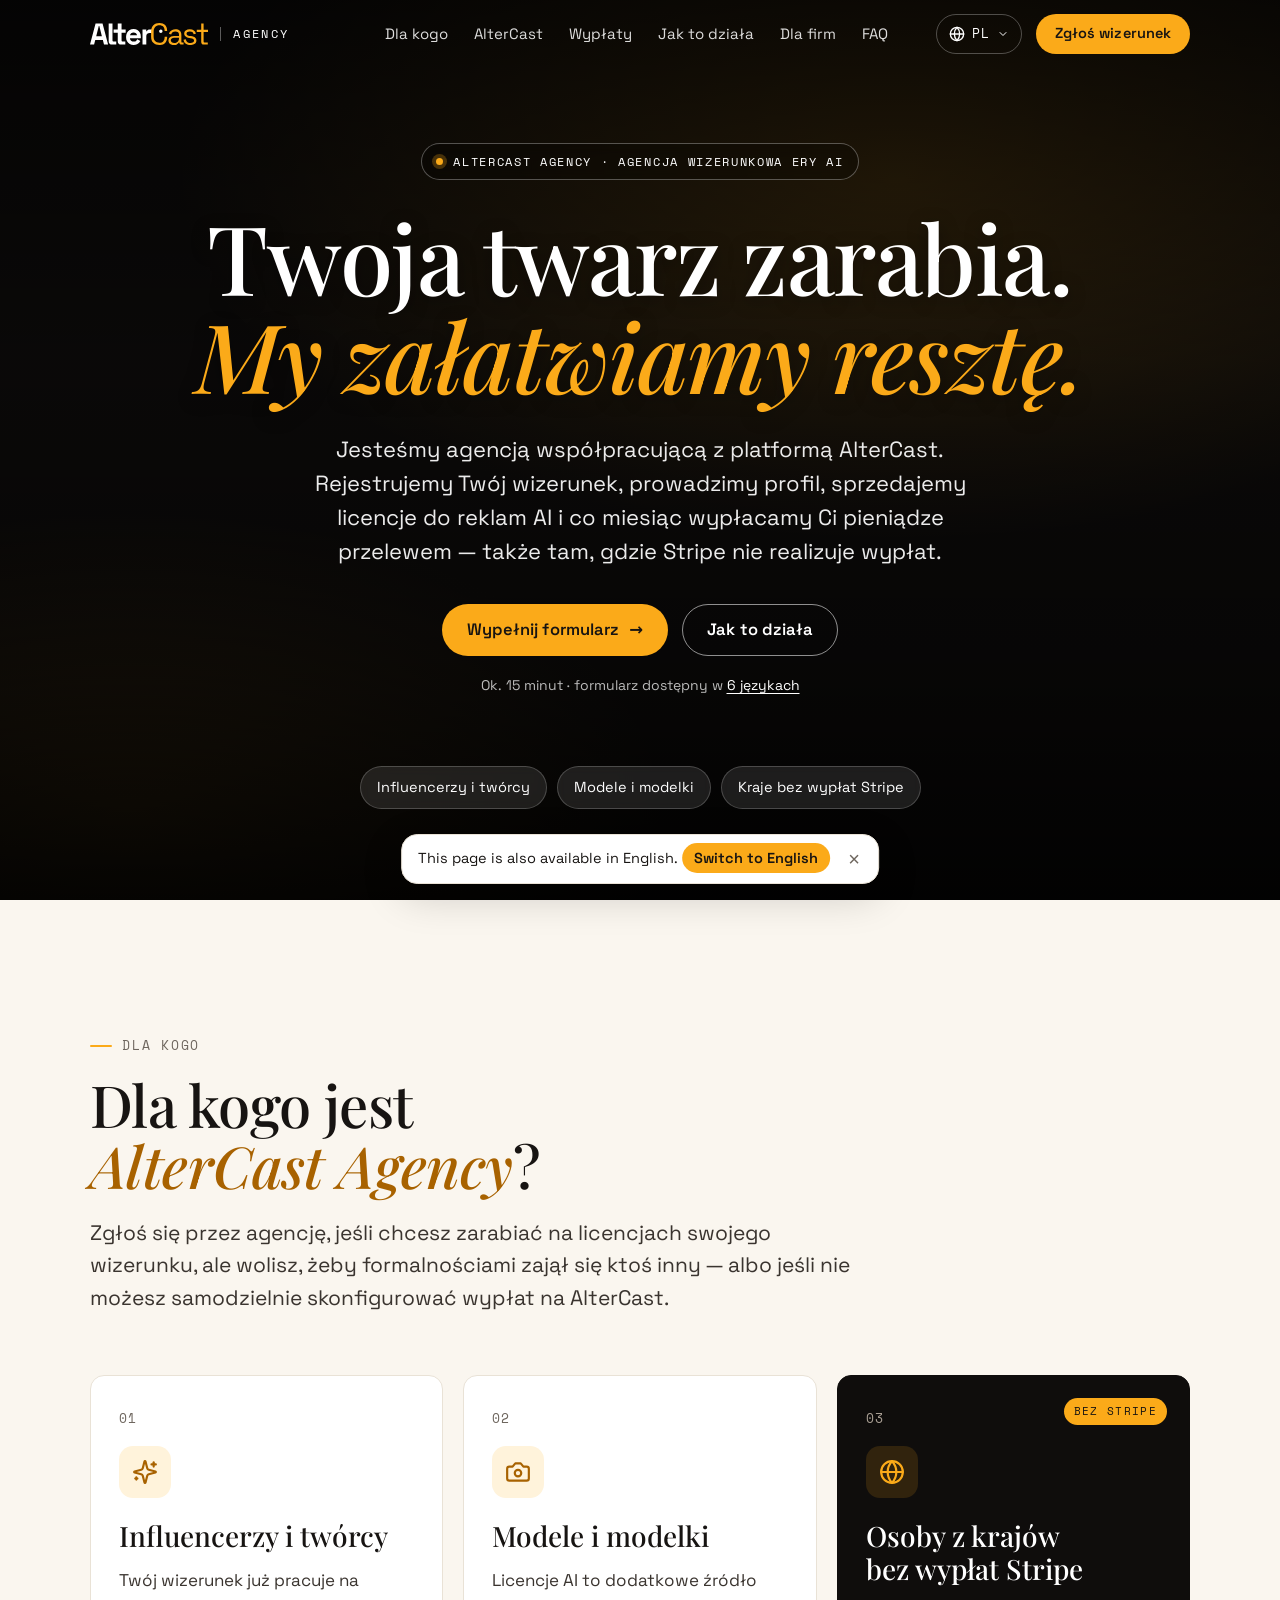
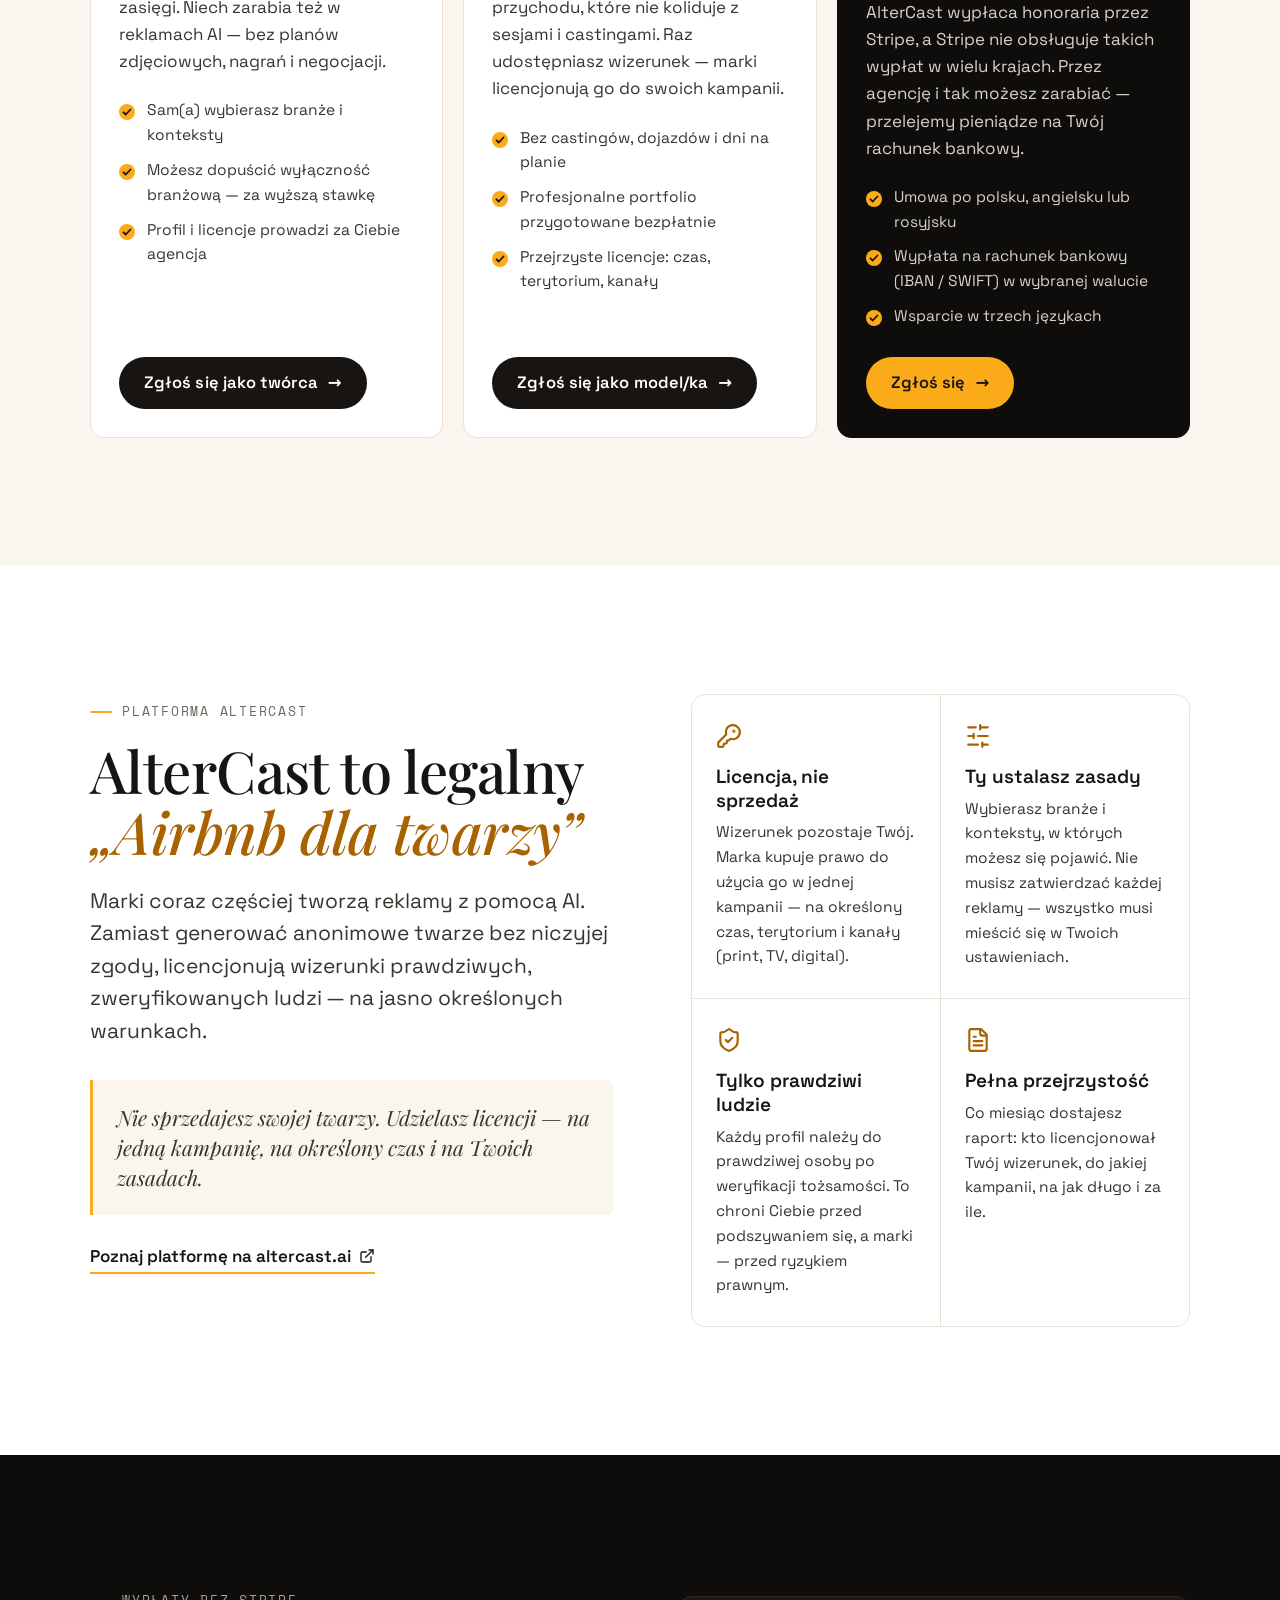
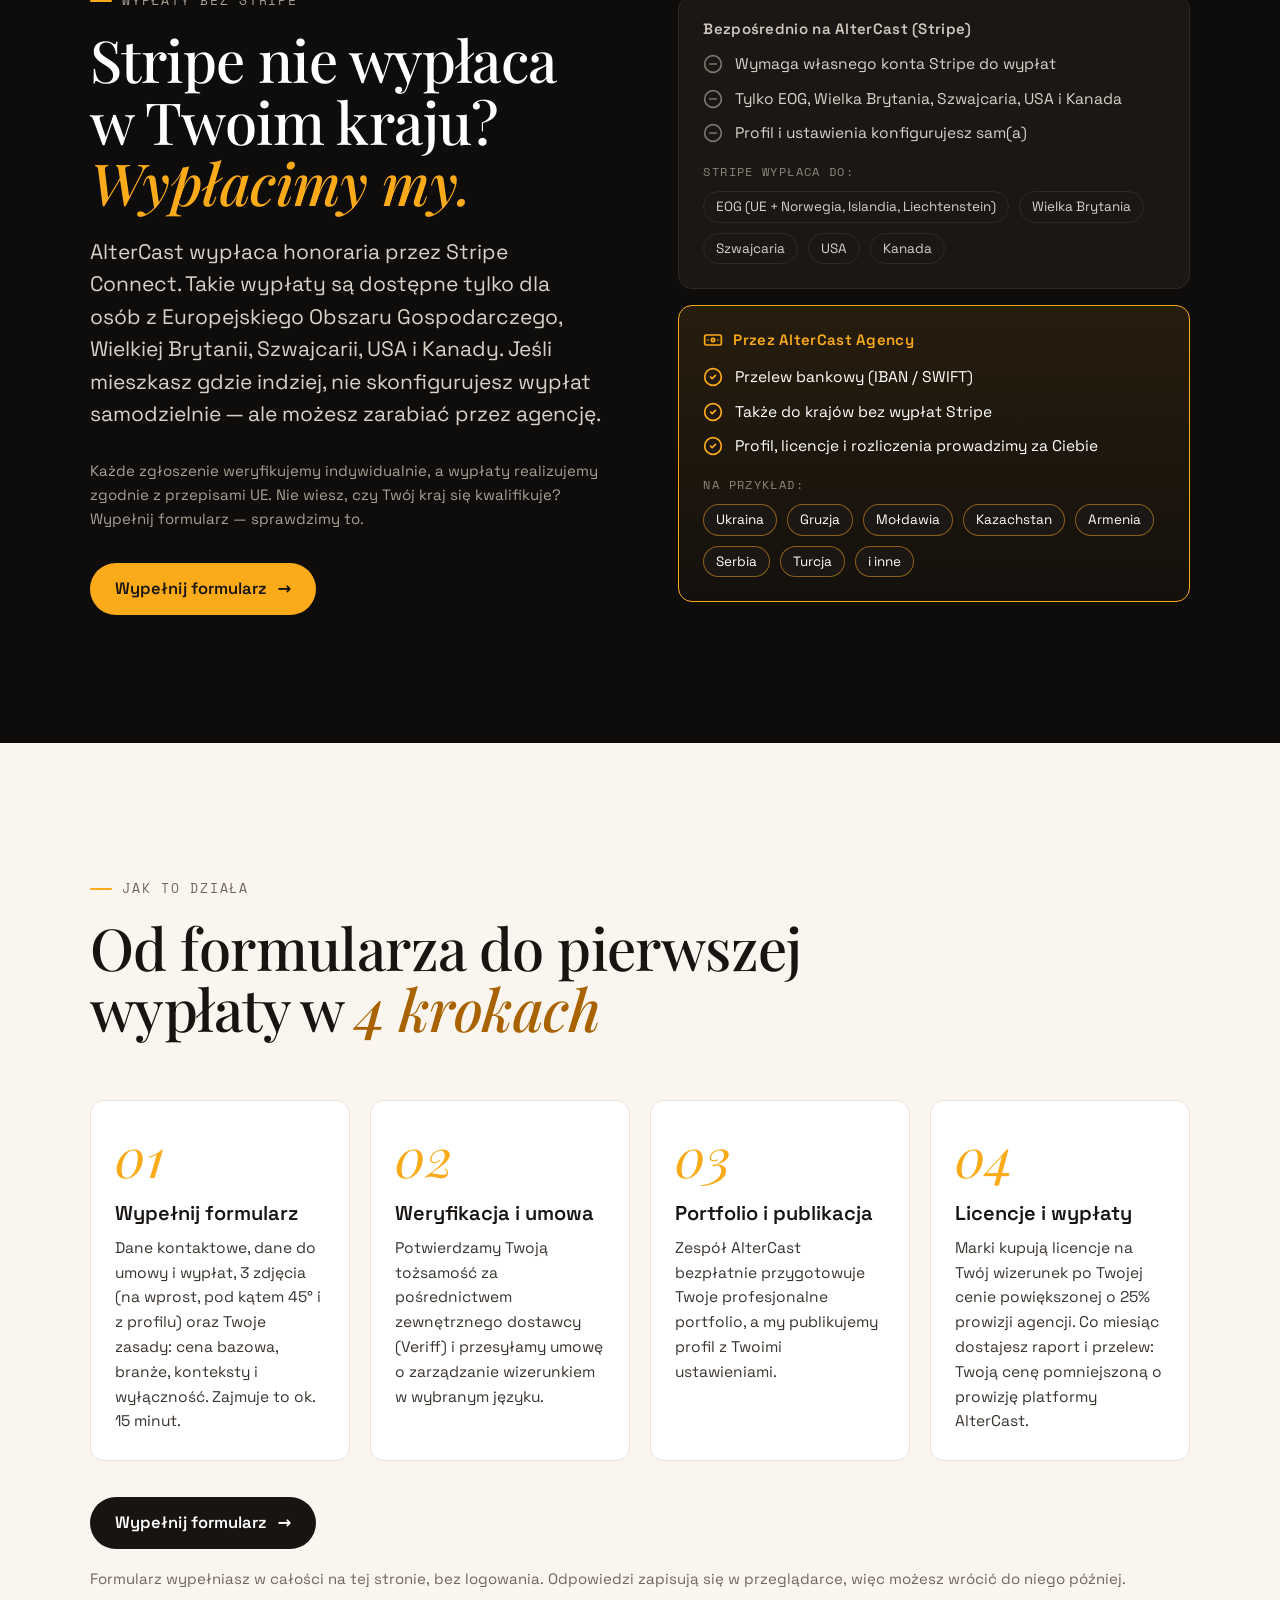
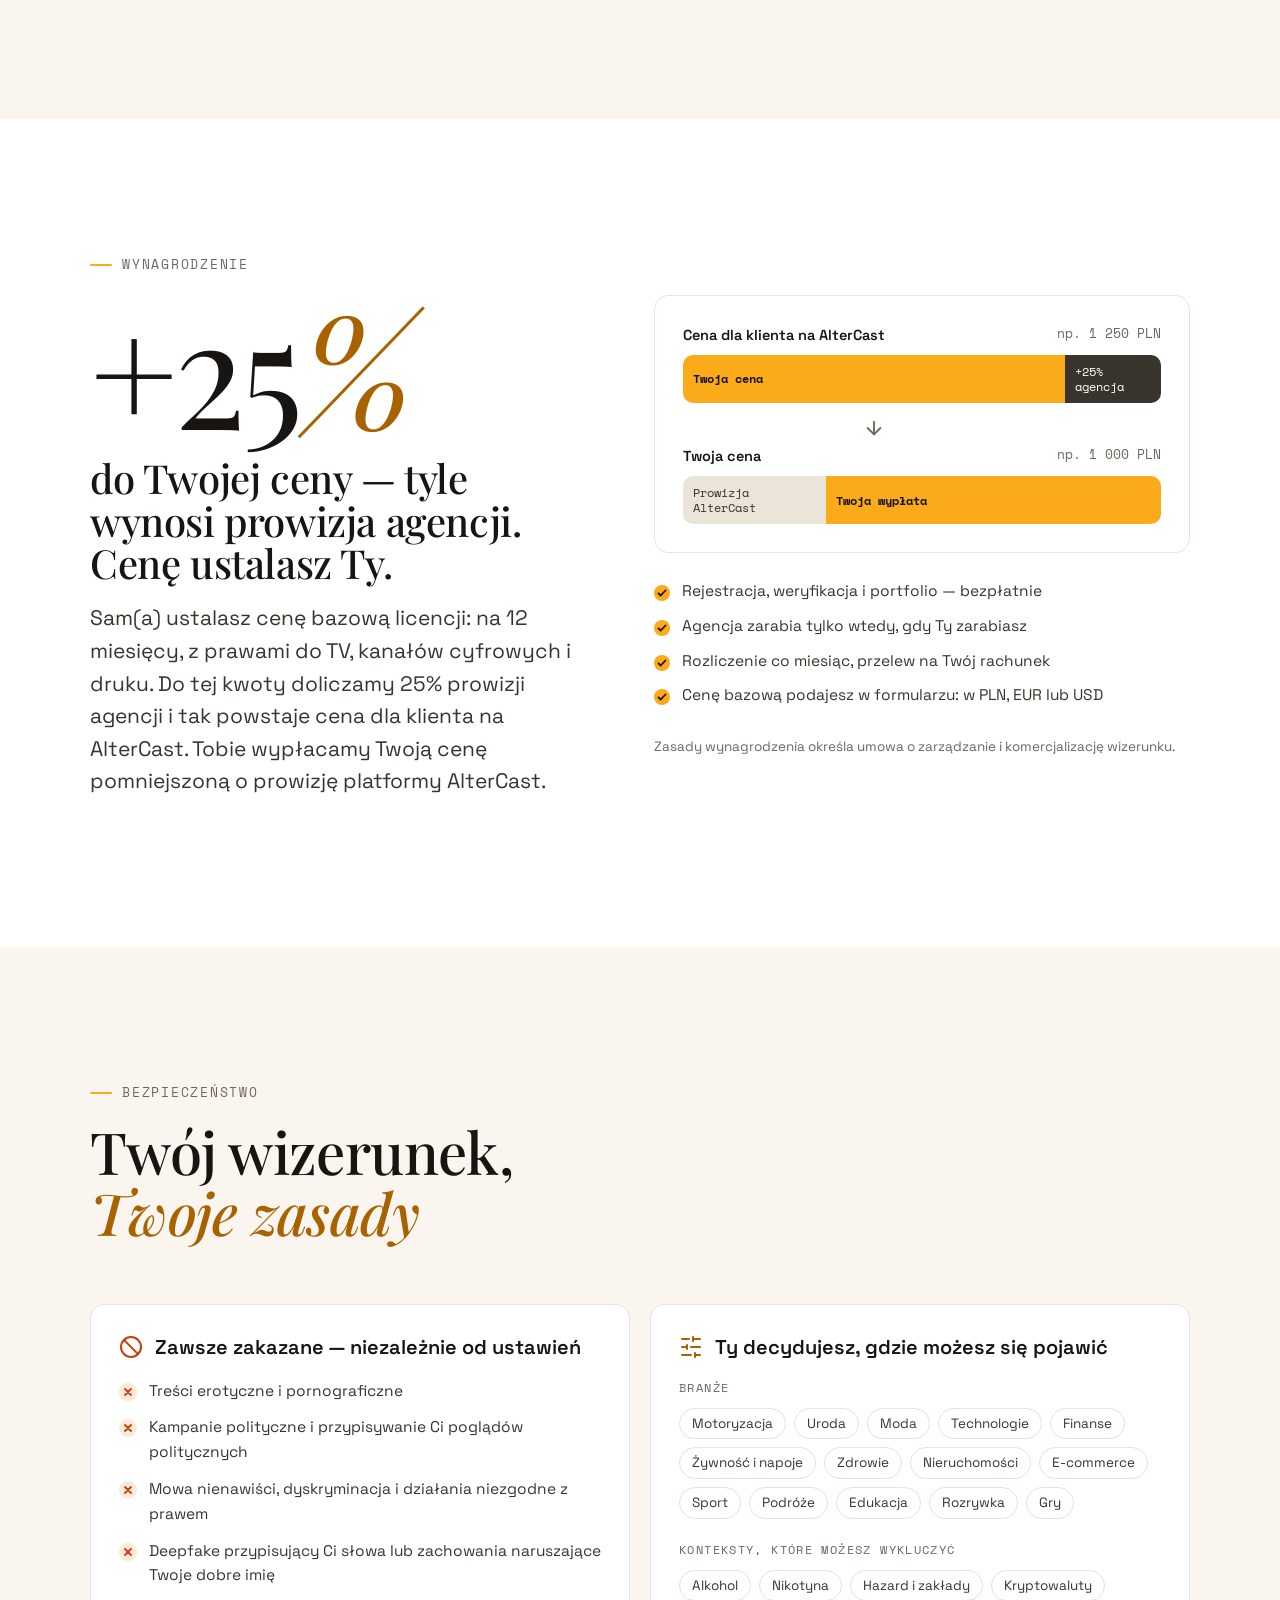
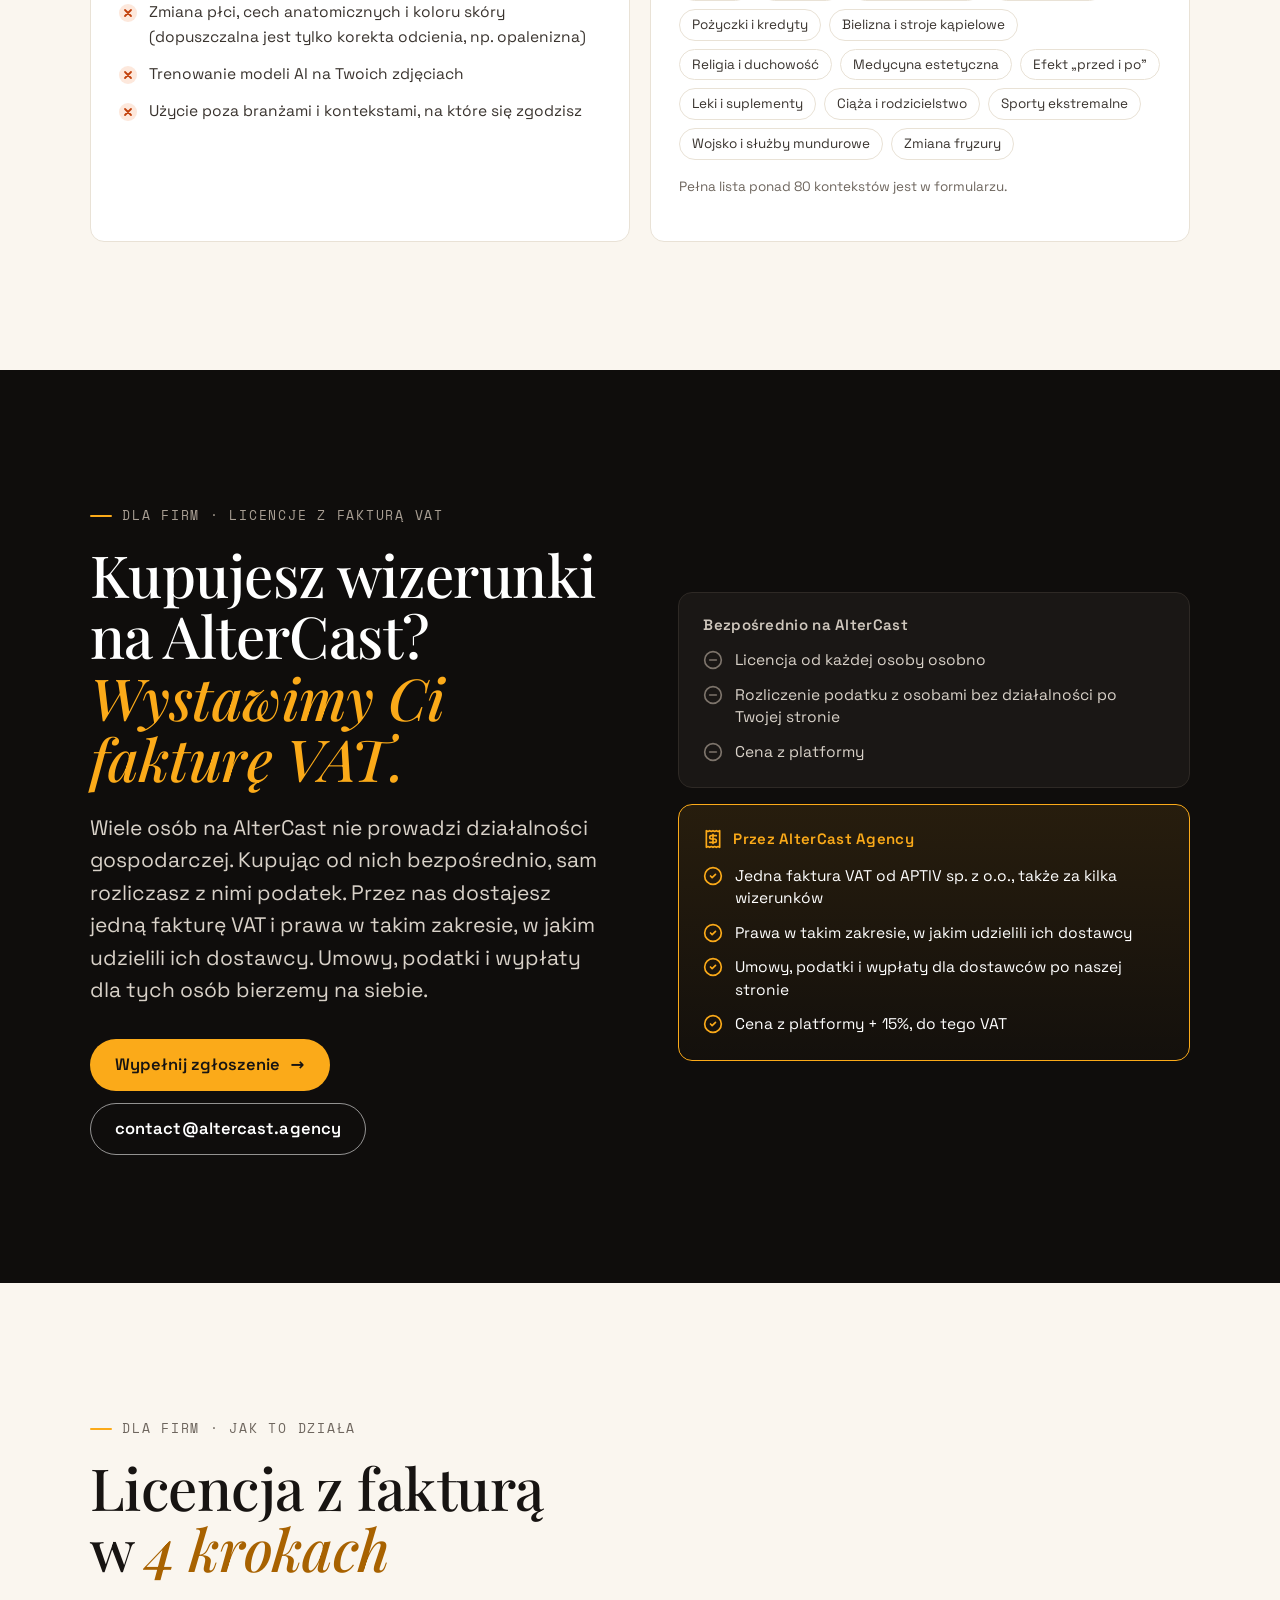
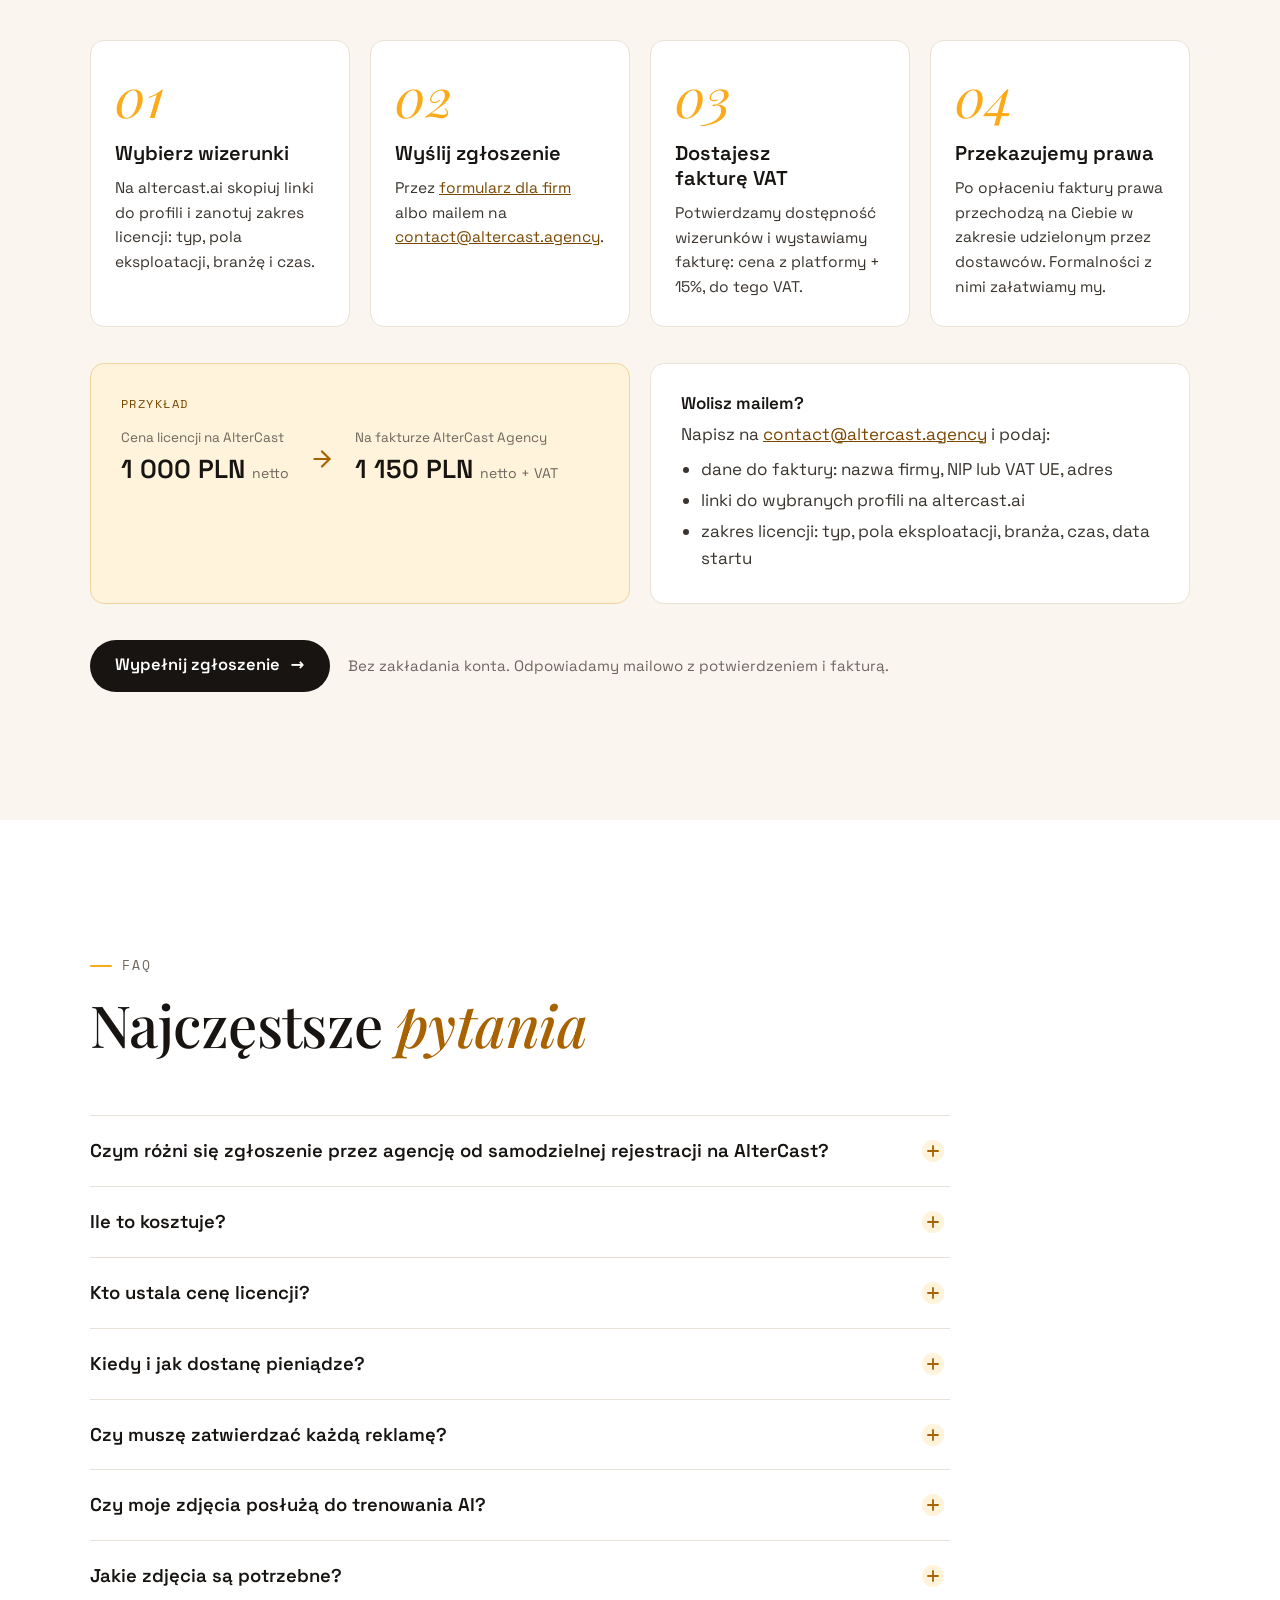
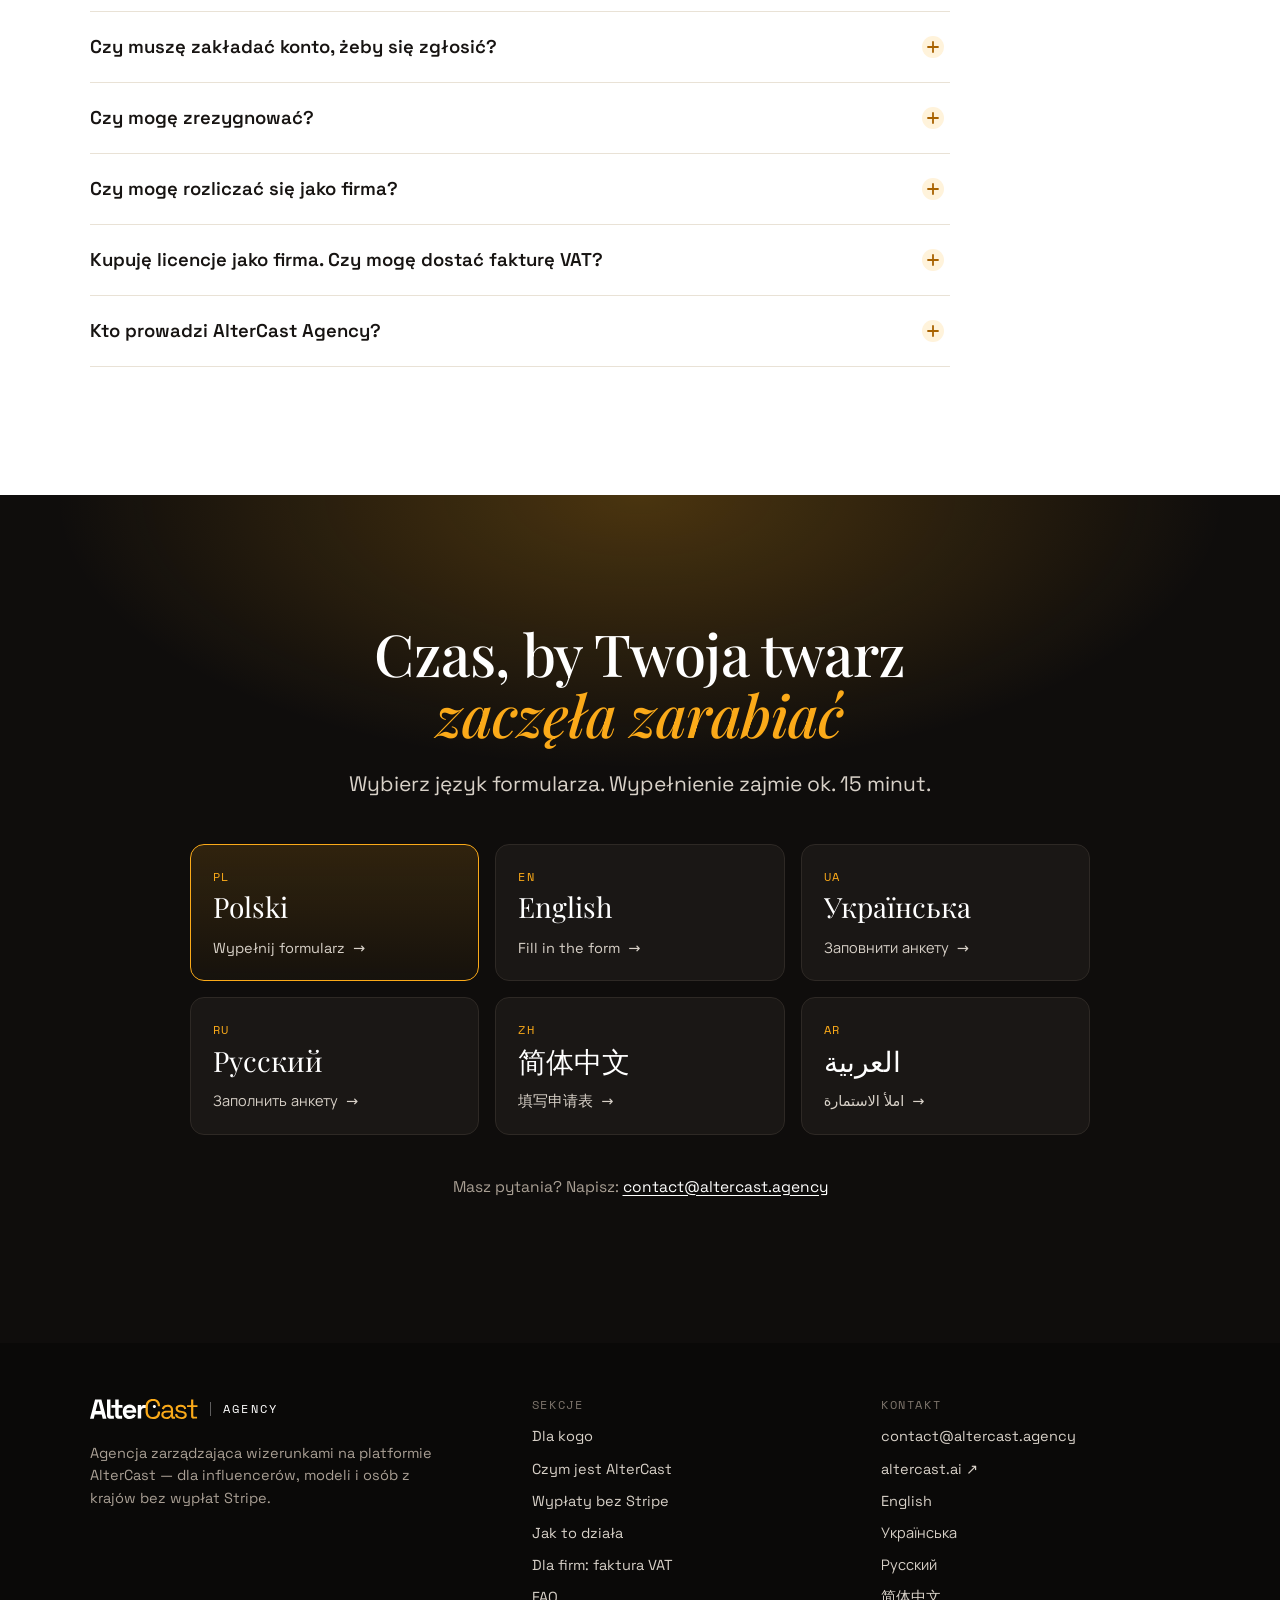
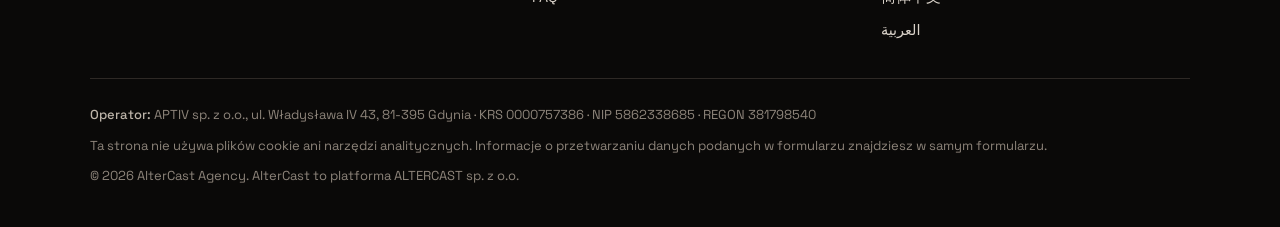
<file: index.html>
<!doctype html>
<html lang="pl" dir="ltr" data-lang="pl" class="no-js">
<head>
<meta charset="utf-8">
<meta name="viewport" content="width=device-width, initial-scale=1, viewport-fit=cover">
<title>AlterCast Agency — zarabiaj na licencjach swojego wizerunku w reklamach AI</title>
<meta name="description" content="Agencja współpracująca z platformą AlterCast. Rejestrujemy Twój wizerunek i zarządzamy nim, sprzedajemy licencje do reklam AI i wypłacamy honoraria przelewem — także w krajach, w których Stripe nie realizuje wypłat.">
<link rel="canonical" href="https://altercast.agency/">
<link rel="alternate" hreflang="pl" href="https://altercast.agency/">
<link rel="alternate" hreflang="en" href="https://altercast.agency/en/">
<link rel="alternate" hreflang="uk" href="https://altercast.agency/ua/">
<link rel="alternate" hreflang="ru" href="https://altercast.agency/ru/">
<link rel="alternate" hreflang="zh-Hans" href="https://altercast.agency/zh/">
<link rel="alternate" hreflang="ar" href="https://altercast.agency/ar/">
<link rel="alternate" hreflang="x-default" href="https://altercast.agency/en/">
<meta name="theme-color" content="#0f0d0c">
<meta property="og:type" content="website">
<meta property="og:site_name" content="AlterCast Agency">
<meta property="og:title" content="AlterCast Agency — zarabiaj na licencjach swojego wizerunku w reklamach AI">
<meta property="og:description" content="Agencja współpracująca z platformą AlterCast. Rejestrujemy Twój wizerunek i zarządzamy nim, sprzedajemy licencje do reklam AI i wypłacamy honoraria przelewem — także w krajach, w których Stripe nie realizuje wypłat.">
<meta property="og:url" content="https://altercast.agency/">
<meta property="og:locale" content="pl_PL">
<meta property="og:image" content="https://altercast.agency/assets/og-pl.png">
<meta property="og:image:width" content="1200">
<meta property="og:image:height" content="630">
<meta name="twitter:card" content="summary_large_image">
<link rel="icon" type="image/svg+xml" href="assets/icon.svg">
<link rel="apple-touch-icon" href="assets/apple-touch-icon.png">
<link rel="preload" href="assets/fonts/playfair-display-latin-wght-normal.woff2" as="font" type="font/woff2" crossorigin>
<link rel="preload" href="assets/fonts/space-grotesk-latin-wght-normal.woff2" as="font" type="font/woff2" crossorigin>
<link rel="stylesheet" href="assets/style.css?v=20261020a">
<script type="application/ld+json">{"@context":"https://schema.org","@type":"Organization","name":"AlterCast Agency","url":"https://altercast.agency/","email":"contact@altercast.agency","legalName":"APTIV sp. z o.o.","address":{"@type":"PostalAddress","streetAddress":"ul. Władysława IV 43","postalCode":"81-395","addressLocality":"Gdynia","addressCountry":"PL"}}</script>
</head>
<body>
<svg width="0" height="0" style="position:absolute" aria-hidden="true"><symbol id="ac-logo" viewBox="0 0 1104 205"><g fill="var(--logo-wordmark, #231f20)"><path d="M0 201.273L51.9676 3.97577H116.865L168.832 201.273H130.541L119.849 157.788H48.9838L38.2919 201.273H0ZM57.6865 123.497H110.649L86.7784 27.3333H81.8054L57.9351 123.497H57.6865Z"/><path d="M289.675 201.273C280.475 201.273 273.016 198.291 267.297 192.576C261.578 186.861 258.594 179.158 258.594 169.715V90.9455H219.805V61.6242H258.594V3.97577H294.151V61.3758H332.443V90.697H294.151V163.503C294.151 169.218 296.886 171.952 302.108 171.952H329.211V201.273H289.675Z"/><path d="M174.054 61.3758V3.97577H209.611V163.503C209.611 169.218 212.346 171.952 217.568 171.952H244.67V201.273H205.135C195.935 201.273 188.476 198.291 182.757 192.576C177.038 186.861 174.054 179.158 174.054 169.715V61.3758Z"/><path d="M406.789 205C392.865 205 380.681 202.018 369.989 196.055C359.297 190.091 351.092 181.891 345.124 170.958C339.157 160.024 336.173 147.352 336.173 132.691V129.212C336.173 114.551 339.157 101.879 344.876 90.9454C350.594 80.2606 358.8 71.8121 369.492 65.8485C379.935 59.8848 392.119 56.903 406.043 56.903C419.967 56.903 431.654 59.8848 441.849 66.097C452.043 72.3091 460 80.7576 465.47 91.4424C471.189 102.127 473.924 114.8 473.924 128.964V141.139H372.227C372.724 150.83 376.205 158.533 382.919 164.497C389.632 170.461 397.838 173.442 407.784 173.442C417.73 173.442 425.189 171.206 429.665 166.982C434.389 162.758 437.87 157.788 440.357 152.57L469.448 167.727C466.713 172.697 462.984 177.915 458.011 183.63C453.038 189.345 446.324 194.315 438.119 198.291C429.913 202.267 419.221 204.255 406.54 204.255L406.789 205ZM372.724 115.297H438.119C437.373 107.097 434.14 100.636 428.421 95.9151C422.703 90.9454 415.243 88.7091 406.043 88.7091C396.843 88.7091 388.886 91.1939 383.167 95.9151C377.449 100.885 373.967 107.345 372.724 115.297Z"/><path d="M489.34 201.273V61.3758H524.4V77.0303H529.373C531.362 71.3152 534.843 67.3394 539.567 64.6061C544.292 61.8727 550.011 60.6303 556.227 60.6303H580.346V92.1879H555.73C546.778 92.1879 539.319 94.6727 533.351 99.3939C527.632 104.115 524.649 111.57 524.649 121.509V201.024H489.092L489.34 201.273Z"/><path d="M659.914 92.6848C668.702 92.6848 675.827 85.5648 675.827 76.7818C675.827 67.9988 668.702 60.8788 659.914 60.8788C651.125 60.8788 644 67.9988 644 76.7818C644 85.5648 651.125 92.6848 659.914 92.6848Z"/></g><g fill="var(--logo-accent, #fbaa19)"><path d="M646.486 205C622.865 205 604.216 198.291 590.292 184.624C576.367 170.958 569.405 151.079 569.405 124.988V80.0121C569.405 53.9212 576.367 34.0424 590.292 20.3758C604.216 6.70909 622.865 0 646.486 0C670.108 0 687.762 6.46061 700.194 19.3818C712.627 32.303 718.843 50.1939 718.843 72.5576V74.0485H695.47V71.8121C695.47 56.903 691.492 44.7273 683.535 35.2848C675.578 25.8424 663.146 21.1212 646.486 21.1212C629.827 21.1212 616.649 26.3394 607.2 36.5273C597.751 46.7151 593.027 61.1273 593.027 79.5152V125.733C593.027 144.121 597.751 158.533 607.2 168.721C616.649 178.909 629.578 184.127 646.486 184.127C663.394 184.127 675.578 179.406 683.535 169.964C691.492 160.521 695.47 148.345 695.47 133.436V128.964H718.843V132.691C718.843 155.303 712.627 172.945 700.194 185.867C687.762 198.788 669.859 205.248 646.486 205.248V205Z"/><path d="M782.497 205C772.8 205 764.097 203.261 756.389 200.03C748.432 196.552 742.216 191.83 737.74 185.37C733.265 178.909 731.027 171.206 731.027 162.012C731.027 152.818 733.265 144.867 737.74 138.655C742.216 132.442 748.432 127.97 756.389 124.739C764.346 121.758 773.048 120.018 782.994 120.018H829.492V109.83C829.492 100.139 826.508 92.4364 820.789 86.7212C815.07 81.0061 806.616 78.2727 795.178 78.2727C783.74 78.2727 775.535 81.0061 769.319 86.2242C763.103 91.6909 758.876 98.6485 756.638 107.842L735.751 101.133C737.989 93.4303 741.47 86.4727 746.443 80.2606C751.416 74.0485 757.881 68.8303 766.086 65.103C774.292 61.3758 783.989 59.3879 795.427 59.3879C813.081 59.3879 826.757 63.8606 836.703 73.0545C846.4 82.2485 851.373 94.9212 851.373 111.57V173.939C851.373 179.655 854.108 182.388 859.33 182.388H872.011V201.273H852.616C846.4 201.273 841.427 199.533 837.697 196.055C833.967 192.576 831.978 187.855 831.978 182.139V180.648H828.497C826.508 184.127 823.773 187.855 820.292 191.83C816.811 195.806 812.086 198.788 806.119 201.521C800.151 204.006 792.194 205.248 782.746 205.248L782.497 205ZM784.984 185.867C798.162 185.867 808.854 181.891 817.059 174.188C825.265 166.485 829.243 155.552 829.243 141.388V138.406H783.492C774.54 138.406 767.33 140.394 761.611 144.121C755.892 147.848 752.908 153.812 752.908 161.515C752.908 169.218 755.892 175.182 761.859 179.655C767.827 184.127 775.535 186.115 784.735 186.115L784.984 185.867Z"/><path d="M936.411 205C919.254 205 904.832 201.024 893.146 193.073C881.459 185.121 874.249 172.697 871.762 155.552L892.897 150.83C894.389 159.776 897.124 166.982 901.351 172.2C905.578 177.418 910.551 181.145 916.768 183.133C922.984 185.37 929.449 186.364 936.411 186.364C946.854 186.364 954.811 184.376 961.027 180.152C967.243 175.927 969.978 170.461 969.978 163.503C969.978 156.545 966.995 151.327 961.276 148.345C955.557 145.364 947.6 143.127 937.654 141.139L925.968 139.152C917.016 137.661 909.059 135.176 901.6 132.194C894.141 129.212 888.422 124.739 884.195 119.273C879.968 113.806 877.73 107.097 877.73 98.6485C877.73 86.2243 882.454 76.5333 892.151 69.5758C901.849 62.6182 914.53 59.1394 930.195 59.1394C945.859 59.1394 958.541 62.6182 968.238 69.8242C977.935 76.7818 984.151 86.7212 986.886 99.6424L966 105.109C964.259 95.1697 960.281 88.2121 953.816 84.2364C947.351 80.2606 939.643 78.2727 930.195 78.2727C920.746 78.2727 913.286 80.0121 907.816 83.4909C902.346 86.9697 899.611 92.1879 899.611 98.897C899.611 105.606 902.097 110.327 907.319 113.309C912.541 116.291 919.503 118.776 927.957 120.267L939.643 122.255C949.341 123.994 958.292 126.23 966 129.212C973.708 132.194 979.924 136.418 984.649 141.636C989.373 146.855 991.611 154.309 991.611 163.006C991.611 176.424 986.638 186.861 976.443 194.315C966.497 201.77 952.822 205.249 935.914 205.249L936.411 205Z"/><path d="M1060.98 201.273C1053.03 201.273 1047.06 199.036 1042.83 194.812C1038.61 190.588 1036.37 184.624 1036.37 177.17V82.9939H994.843V63.6121H1036.37V3.97577H1058.75V63.3636H1103.75V82.7455H1058.75V173.442C1058.75 179.158 1061.48 181.891 1066.95 181.891H1097.78V201.024H1061.23L1060.98 201.273Z"/></g></symbol></svg>
<a class="skip" href="#main">Przejdź do treści</a>
<header class="site-header">
  <div class="wrap">
    <a class="brand" href="./" aria-label="AlterCast Agency"><svg viewBox="0 0 1104 205" role="img" aria-label="AlterCast"><use href="#ac-logo"/></svg><span class="brand-tag">Agency</span></a>
    <nav class="nav" aria-label="Main"><a href="#dla-kogo">Dla kogo</a><a href="#altercast">AlterCast</a><a href="#wyplaty">Wypłaty</a><a href="#jak-to-dziala">Jak to działa</a><a href="#dla-firm">Dla firm</a><a href="#faq">FAQ</a></nav>
    <div class="header-actions">
      <details class="lang-menu"><summary aria-label="Język strony: Polski"><svg class="lm-globe" viewBox="0 0 24 24" fill="none" stroke="currentColor" stroke-width="2" stroke-linecap="round" stroke-linejoin="round" aria-hidden="true"><circle cx="12" cy="12" r="10"/><path d="M12 2a14.5 14.5 0 0 0 0 20 14.5 14.5 0 0 0 0-20"/><path d="M2 12h20"/></svg><span lang="pl">PL</span><svg class="lm-chev" viewBox="0 0 24 24" fill="none" stroke="currentColor" stroke-width="2" stroke-linecap="round" stroke-linejoin="round" aria-hidden="true"><path d="m6 9 6 6 6-6"/></svg></summary><nav class="lang-list" aria-label="Język strony"><a href="./" hreflang="pl" lang="pl" aria-current="true"><span>Polski</span><span class="lc">PL</span></a><a href="en/" hreflang="en" lang="en"><span>English</span><span class="lc">EN</span></a><a href="ua/" hreflang="uk" lang="uk"><span>Українська</span><span class="lc">UA</span></a><a href="ru/" hreflang="ru" lang="ru"><span>Русский</span><span class="lc">RU</span></a><a href="zh/" hreflang="zh-Hans" lang="zh-Hans"><span>简体中文</span><span class="lc">ZH</span></a><a href="ar/" hreflang="ar" lang="ar"><span>العربية</span><span class="lc">AR</span></a></nav></details>
      <a class="btn btn-sm" href="formularz/">Zgłoś wizerunek</a>
    </div>
    <button class="menu-btn" type="button" aria-expanded="false" aria-controls="mobile-panel" aria-label="Menu"><svg viewBox="0 0 24 24" fill="none" stroke="currentColor" stroke-width="2" stroke-linecap="round" stroke-linejoin="round" aria-hidden="true"><line x1="4" x2="20" y1="6" y2="6"/><line x1="4" x2="20" y1="12" y2="12"/><line x1="4" x2="20" y1="18" y2="18"/></svg></button>
  </div>
  <div class="mobile-panel" id="mobile-panel">
    <a class="m-link" href="#dla-kogo">Dla kogo</a><a class="m-link" href="#altercast">Czym jest AlterCast</a><a class="m-link" href="#wyplaty">Wypłaty bez Stripe</a><a class="m-link" href="#jak-to-dziala">Jak to działa</a><a class="m-link" href="#dla-firm">Dla firm: faktura VAT</a><a class="m-link" href="#faq">FAQ</a>
    <a class="btn" href="formularz/">Wypełnij formularz <span class="arr" aria-hidden="true">→</span></a>
  </div>
</header>
<main id="main">
<section class="hero" aria-labelledby="hero-title">
  <video autoplay muted loop playsinline preload="metadata" poster="https://altercast.ai/hero-poster.jpg" aria-hidden="true">
    <source src="https://altercast.ai/hero-movie-v2.mp4" type="video/mp4">
  </video>
  <div class="wrap hero-inner">
    <span class="badge"><span class="dot"></span>AlterCast Agency · agencja wizerunkowa ery AI</span>
    <h1 class="h1" id="hero-title"><span>Twoja twarz zarabia.</span> <span><em>My załatwiamy resztę.</em></span></h1>
    <p class="hero-sub">Jesteśmy agencją współpracującą z platformą AlterCast. Rejestrujemy Twój wizerunek, prowadzimy profil, sprzedajemy licencje do reklam AI i co miesiąc wypłacamy Ci pieniądze przelewem — także tam, gdzie Stripe nie realizuje wypłat.</p>
    <div class="hero-ctas">
      <a class="btn" href="formularz/">Wypełnij formularz <span class="arr" aria-hidden="true">→</span></a>
      <a class="btn btn-ghost" href="#jak-to-dziala">Jak to działa</a>
    </div>
    <p class="hero-note">Ok. 15 minut · formularz dostępny w <a href="#apply">6 językach</a></p>
    <div class="audience-pills"><a href="#dla-kogo">Influencerzy i twórcy</a><a href="#dla-kogo">Modele i modelki</a><a href="#wyplaty">Kraje bez wypłat Stripe</a></div>
  </div>
</section>

<section class="section cream" id="dla-kogo" aria-labelledby="aud-title">
  <div class="wrap">
    <div class="section-head reveal">
      <span class="eyebrow">Dla kogo</span>
      <h2 class="h2" id="aud-title">Dla kogo jest <em>AlterCast Agency</em>?</h2>
      <p class="lead">Zgłoś się przez agencję, jeśli chcesz zarabiać na licencjach swojego wizerunku, ale wolisz, żeby formalnościami zajął się ktoś inny — albo jeśli nie możesz samodzielnie skonfigurować wypłat na AlterCast.</p>
    </div>
    <div class="cards-3">
    <article class="card reveal">
      
      <span class="card-num">01</span>
      <div class="card-icon"><svg viewBox="0 0 24 24" fill="none" stroke="currentColor" stroke-width="2" stroke-linecap="round" stroke-linejoin="round" aria-hidden="true"><path d="M9.937 15.5A2 2 0 0 0 8.5 14.063l-6.135-1.582a.5.5 0 0 1 0-.962L8.5 9.936A2 2 0 0 0 9.937 8.5l1.582-6.135a.5.5 0 0 1 .963 0L14.063 8.5A2 2 0 0 0 15.5 9.937l6.135 1.581a.5.5 0 0 1 0 .964L15.5 14.063a2 2 0 0 0-1.437 1.437l-1.582 6.135a.5.5 0 0 1-.963 0z"/><path d="M20 3v4"/><path d="M22 5h-4"/><path d="M4 17v2"/><path d="M5 18H3"/></svg></div>
      <h3>Influencerzy i twórcy</h3>
      <p>Twój wizerunek już pracuje na zasięgi. Niech zarabia też w reklamach AI — bez planów zdjęciowych, nagrań i negocjacji.</p>
      <ul class="ticks"><li>Sam(a) wybierasz branże i konteksty</li><li>Możesz dopuścić wyłączność branżową — za wyższą stawkę</li><li>Profil i licencje prowadzi za Ciebie agencja</li></ul>
      <a class="btn btn-dark" href="formularz/">Zgłoś się jako twórca <span class="arr" aria-hidden="true">→</span></a>
    </article>
    <article class="card reveal">
      
      <span class="card-num">02</span>
      <div class="card-icon"><svg viewBox="0 0 24 24" fill="none" stroke="currentColor" stroke-width="2" stroke-linecap="round" stroke-linejoin="round" aria-hidden="true"><path d="M14.5 4h-5L7 7H4a2 2 0 0 0-2 2v9a2 2 0 0 0 2 2h16a2 2 0 0 0 2-2V9a2 2 0 0 0-2-2h-3l-2.5-3z"/><circle cx="12" cy="13" r="3"/></svg></div>
      <h3>Modele i modelki</h3>
      <p>Licencje AI to dodatkowe źródło przychodu, które nie koliduje z sesjami i castingami. Raz udostępniasz wizerunek — marki licencjonują go do swoich kampanii.</p>
      <ul class="ticks"><li>Bez castingów, dojazdów i dni na planie</li><li>Profesjonalne portfolio przygotowane bezpłatnie</li><li>Przejrzyste licencje: czas, terytorium, kanały</li></ul>
      <a class="btn btn-dark" href="formularz/">Zgłoś się jako model/ka <span class="arr" aria-hidden="true">→</span></a>
    </article>
    <article class="card featured reveal">
      <span class="tag">Bez Stripe</span>
      <span class="card-num">03</span>
      <div class="card-icon"><svg viewBox="0 0 24 24" fill="none" stroke="currentColor" stroke-width="2" stroke-linecap="round" stroke-linejoin="round" aria-hidden="true"><circle cx="12" cy="12" r="10"/><path d="M12 2a14.5 14.5 0 0 0 0 20 14.5 14.5 0 0 0 0-20"/><path d="M2 12h20"/></svg></div>
      <h3>Osoby z krajów bez wypłat Stripe</h3>
      <p>AlterCast wypłaca honoraria przez Stripe, a Stripe nie obsługuje takich wypłat w wielu krajach. Przez agencję i tak możesz zarabiać — przelejemy pieniądze na Twój rachunek bankowy.</p>
      <ul class="ticks"><li>Umowa po polsku, angielsku lub rosyjsku</li><li>Wypłata na rachunek bankowy (IBAN / SWIFT) w wybranej walucie</li><li>Wsparcie w trzech językach</li></ul>
      <a class="btn" href="formularz/">Zgłoś się <span class="arr" aria-hidden="true">→</span></a>
    </article>
    </div>
  </div>
</section>

<section class="section" id="altercast" aria-labelledby="about-title">
  <div class="wrap about">
    <div class="reveal">
      <span class="eyebrow">Platforma AlterCast</span>
      <h2 class="h2" id="about-title">AlterCast to legalny <em>„Airbnb dla twarzy”</em></h2>
      <p class="lead" style="margin-top:22px">Marki coraz częściej tworzą reklamy z pomocą AI. Zamiast generować anonimowe twarze bez niczyjej zgody, licencjonują wizerunki prawdziwych, zweryfikowanych ludzi — na jasno określonych warunkach.</p>
      <blockquote class="about-quote">Nie sprzedajesz swojej twarzy. Udzielasz licencji — na jedną kampanię, na określony czas i na Twoich zasadach.</blockquote>
      <a class="link-arrow" href="https://altercast.ai/" target="_blank" rel="noopener">Poznaj platformę na altercast.ai <svg width="16" height="16" viewBox="0 0 24 24" fill="none" stroke="currentColor" stroke-width="2" stroke-linecap="round" stroke-linejoin="round" aria-hidden="true"><path d="M15 3h6v6"/><path d="M10 14 21 3"/><path d="M18 13v6a2 2 0 0 1-2 2H5a2 2 0 0 1-2-2V8a2 2 0 0 1 2-2h6"/></svg></a>
    </div>
    <div class="features reveal"><div class="feature"><div class="f-ico"><svg viewBox="0 0 24 24" fill="none" stroke="currentColor" stroke-width="2" stroke-linecap="round" stroke-linejoin="round" aria-hidden="true"><path d="M2.586 17.414A2 2 0 0 0 2 18.828V21a1 1 0 0 0 1 1h3a1 1 0 0 0 1-1v-1a1 1 0 0 1 1-1h1a1 1 0 0 0 1-1v-1a1 1 0 0 1 1-1h.172a2 2 0 0 0 1.414-.586l.814-.814a6.5 6.5 0 1 0-4-4z"/><circle cx="16.5" cy="7.5" r=".5" fill="currentColor"/></svg></div><h3>Licencja, nie sprzedaż</h3><p>Wizerunek pozostaje Twój. Marka kupuje prawo do użycia go w jednej kampanii — na określony czas, terytorium i kanały (print, TV, digital).</p></div><div class="feature"><div class="f-ico"><svg viewBox="0 0 24 24" fill="none" stroke="currentColor" stroke-width="2" stroke-linecap="round" stroke-linejoin="round" aria-hidden="true"><line x1="21" x2="14" y1="4" y2="4"/><line x1="10" x2="3" y1="4" y2="4"/><line x1="21" x2="12" y1="12" y2="12"/><line x1="8" x2="3" y1="12" y2="12"/><line x1="21" x2="16" y1="20" y2="20"/><line x1="12" x2="3" y1="20" y2="20"/><line x1="14" x2="14" y1="2" y2="6"/><line x1="8" x2="8" y1="10" y2="14"/><line x1="16" x2="16" y1="18" y2="22"/></svg></div><h3>Ty ustalasz zasady</h3><p>Wybierasz branże i konteksty, w których możesz się pojawić. Nie musisz zatwierdzać każdej reklamy — wszystko musi mieścić się w Twoich ustawieniach.</p></div><div class="feature"><div class="f-ico"><svg viewBox="0 0 24 24" fill="none" stroke="currentColor" stroke-width="2" stroke-linecap="round" stroke-linejoin="round" aria-hidden="true"><path d="M20 13c0 5-3.5 7.5-7.66 8.95a1 1 0 0 1-.67-.01C7.5 20.5 4 18 4 13V6a1 1 0 0 1 1-1c2 0 4.5-1.2 6.24-2.72a1.17 1.17 0 0 1 1.52 0C14.51 3.81 17 5 19 5a1 1 0 0 1 1 1z"/><path d="m9 12 2 2 4-4"/></svg></div><h3>Tylko prawdziwi ludzie</h3><p>Każdy profil należy do prawdziwej osoby po weryfikacji tożsamości. To chroni Ciebie przed podszywaniem się, a marki — przed ryzykiem prawnym.</p></div><div class="feature"><div class="f-ico"><svg viewBox="0 0 24 24" fill="none" stroke="currentColor" stroke-width="2" stroke-linecap="round" stroke-linejoin="round" aria-hidden="true"><path d="M15 2H6a2 2 0 0 0-2 2v16a2 2 0 0 0 2 2h12a2 2 0 0 0 2-2V7Z"/><path d="M14 2v4a2 2 0 0 0 2 2h4"/><path d="M10 9H8"/><path d="M16 13H8"/><path d="M16 17H8"/></svg></div><h3>Pełna przejrzystość</h3><p>Co miesiąc dostajesz raport: kto licencjonował Twój wizerunek, do jakiej kampanii, na jak długo i za ile.</p></div></div>
  </div>
</section>

<section class="section on-dark" id="wyplaty" aria-labelledby="pay-title">
  <div class="wrap payout-grid">
    <div class="reveal">
      <span class="eyebrow">Wypłaty bez Stripe</span>
      <h2 class="h2" id="pay-title">Stripe nie wypłaca w Twoim kraju? <em>Wypłacimy my.</em></h2>
      <p class="lead" style="margin-top:22px">AlterCast wypłaca honoraria przez Stripe Connect. Takie wypłaty są dostępne tylko dla osób z Europejskiego Obszaru Gospodarczego, Wielkiej Brytanii, Szwajcarii, USA i Kanady. Jeśli mieszkasz gdzie indziej, nie skonfigurujesz wypłat samodzielnie — ale możesz zarabiać przez agencję.</p>
      <p class="payout-note">Każde zgłoszenie weryfikujemy indywidualnie, a wypłaty realizujemy zgodnie z przepisami UE. Nie wiesz, czy Twój kraj się kwalifikuje? Wypełnij formularz — sprawdzimy to.</p>
      <div class="payout-cta"><a class="btn" href="formularz/">Wypełnij formularz <span class="arr" aria-hidden="true">→</span></a></div>
    </div>
    <div class="compare reveal">
      <div class="compare-card muted">
        <h3>Bezpośrednio na AlterCast (Stripe)</h3>
        <ul><li><svg viewBox="0 0 24 24" fill="none" stroke="currentColor" stroke-width="2" stroke-linecap="round" stroke-linejoin="round" aria-hidden="true"><circle cx="12" cy="12" r="10"/><path d="M8 12h8"/></svg><span>Wymaga własnego konta Stripe do wypłat</span></li><li><svg viewBox="0 0 24 24" fill="none" stroke="currentColor" stroke-width="2" stroke-linecap="round" stroke-linejoin="round" aria-hidden="true"><circle cx="12" cy="12" r="10"/><path d="M8 12h8"/></svg><span>Tylko EOG, Wielka Brytania, Szwajcaria, USA i Kanada</span></li><li><svg viewBox="0 0 24 24" fill="none" stroke="currentColor" stroke-width="2" stroke-linecap="round" stroke-linejoin="round" aria-hidden="true"><circle cx="12" cy="12" r="10"/><path d="M8 12h8"/></svg><span>Profil i ustawienia konfigurujesz sam(a)</span></li></ul>
        <div class="region-row"><span class="region-label">Stripe wypłaca do:</span><span class="chip">EOG (UE + Norwegia, Islandia, Liechtenstein)</span><span class="chip">Wielka Brytania</span><span class="chip">Szwajcaria</span><span class="chip">USA</span><span class="chip">Kanada</span></div>
      </div>
      <div class="compare-card best">
        <h3><svg width="20" height="20" viewBox="0 0 24 24" fill="none" stroke="currentColor" stroke-width="2" stroke-linecap="round" stroke-linejoin="round" aria-hidden="true"><rect width="20" height="12" x="2" y="6" rx="2"/><circle cx="12" cy="12" r="2"/><path d="M6 12h.01M18 12h.01"/></svg>Przez AlterCast Agency</h3>
        <ul><li><svg viewBox="0 0 24 24" fill="none" stroke="currentColor" stroke-width="2" stroke-linecap="round" stroke-linejoin="round" aria-hidden="true"><circle cx="12" cy="12" r="10"/><path d="m9 12 2 2 4-4"/></svg><span>Przelew bankowy (IBAN / SWIFT)</span></li><li><svg viewBox="0 0 24 24" fill="none" stroke="currentColor" stroke-width="2" stroke-linecap="round" stroke-linejoin="round" aria-hidden="true"><circle cx="12" cy="12" r="10"/><path d="m9 12 2 2 4-4"/></svg><span>Także do krajów bez wypłat Stripe</span></li><li><svg viewBox="0 0 24 24" fill="none" stroke="currentColor" stroke-width="2" stroke-linecap="round" stroke-linejoin="round" aria-hidden="true"><circle cx="12" cy="12" r="10"/><path d="m9 12 2 2 4-4"/></svg><span>Profil, licencje i rozliczenia prowadzimy za Ciebie</span></li></ul>
        <div class="region-row"><span class="region-label">Na przykład:</span><span class="chip ok">Ukraina</span><span class="chip ok">Gruzja</span><span class="chip ok">Mołdawia</span><span class="chip ok">Kazachstan</span><span class="chip ok">Armenia</span><span class="chip ok">Serbia</span><span class="chip ok">Turcja</span><span class="chip ok">i inne</span></div>
      </div>
    </div>
  </div>
</section>

<section class="section cream" id="jak-to-dziala" aria-labelledby="how-title">
  <div class="wrap">
    <div class="section-head reveal">
      <span class="eyebrow">Jak to działa</span>
      <h2 class="h2" id="how-title">Od formularza do pierwszej wypłaty w <em>4 krokach</em></h2>
    </div>
    <ol class="steps" style="list-style:none;margin:0;padding:0"><li class="step reveal"><div class="step-n">01</div><h3>Wypełnij formularz</h3><p>Dane kontaktowe, dane do umowy i wypłat, 3 zdjęcia (na wprost, pod kątem 45° i z profilu) oraz Twoje zasady: cena bazowa, branże, konteksty i wyłączność. Zajmuje to ok. 15 minut.</p></li><li class="step reveal"><div class="step-n">02</div><h3>Weryfikacja i umowa</h3><p>Potwierdzamy Twoją tożsamość za pośrednictwem zewnętrznego dostawcy (Veriff) i przesyłamy umowę o zarządzanie wizerunkiem w wybranym języku.</p></li><li class="step reveal"><div class="step-n">03</div><h3>Portfolio i publikacja</h3><p>Zespół AlterCast bezpłatnie przygotowuje Twoje profesjonalne portfolio, a my publikujemy profil z Twoimi ustawieniami.</p></li><li class="step reveal"><div class="step-n">04</div><h3>Licencje i wypłaty</h3><p>Marki kupują licencje na Twój wizerunek po Twojej cenie powiększonej o 25% prowizji agencji. Co miesiąc dostajesz raport i przelew: Twoją cenę pomniejszoną o prowizję platformy AlterCast.</p></li></ol>
    <div class="steps-foot reveal">
      <a class="btn btn-dark" href="formularz/">Wypełnij formularz <span class="arr" aria-hidden="true">→</span></a>
      <p>Formularz wypełniasz w całości na tej stronie, bez logowania. Odpowiedzi zapisują się w przeglądarce, więc możesz wrócić do niego później.</p>
    </div>
  </div>
</section>

<section class="section" aria-labelledby="earn-title">
  <div class="wrap earn">
    <div class="reveal">
      <span class="eyebrow">Wynagrodzenie</span>
      <div class="big-num" aria-hidden="true"><span dir="ltr">+25<em>%</em></span></div>
      <h2 class="h2" id="earn-title" style="font-size:clamp(28px,3.6vw,40px);margin-top:14px"><span class="visually-hidden">+25% </span>do Twojej ceny — tyle wynosi prowizja agencji. Cenę ustalasz Ty.</h2>
      <p class="lead" style="margin-top:18px">Sam(a) ustalasz cenę bazową licencji: na 12 miesięcy, z prawami do TV, kanałów cyfrowych i druku. Do tej kwoty doliczamy 25% prowizji agencji i tak powstaje cena dla klienta na AlterCast. Tobie wypłacamy Twoją cenę pomniejszoną o prowizję platformy AlterCast.</p>
    </div>
    <div class="reveal">
      <div class="split" role="img" aria-label="Cena dla klienta na AlterCast (np. 1 250 PLN): Twoja cena + +25% agencja. Twoja cena (np. 1 000 PLN): Prowizja AlterCast, Twoja wypłata.">
        <div class="split-row">
          <div class="split-label"><strong>Cena dla klienta na AlterCast</strong><span class="split-ex">np. 1 250 PLN</span></div>
          <div class="bar"><span class="b-you" style="width:80%">Twoja cena</span><span class="b-agency" style="width:20%">+25% agencja</span></div>
        </div>
        <div class="split-arrow"><svg viewBox="0 0 24 24" fill="none" stroke="currentColor" stroke-width="2" stroke-linecap="round" stroke-linejoin="round" aria-hidden="true"><path d="M12 5v14"/><path d="m19 12-7 7-7-7"/></svg></div>
        <div class="split-row">
          <div class="split-label"><strong>Twoja cena</strong><span class="split-ex">np. 1 000 PLN</span></div>
          <div class="bar"><span class="b-platform" style="width:30%">Prowizja AlterCast</span><span class="b-you" style="width:70%">Twoja wypłata</span></div>
        </div>
      </div>
      <ul class="ticks"><li>Rejestracja, weryfikacja i portfolio — bezpłatnie</li><li>Agencja zarabia tylko wtedy, gdy Ty zarabiasz</li><li>Rozliczenie co miesiąc, przelew na Twój rachunek</li><li>Cenę bazową podajesz w formularzu: w PLN, EUR lub USD</li></ul>
      <p class="fine">Zasady wynagrodzenia określa umowa o zarządzanie i komercjalizację wizerunku.</p>
    </div>
  </div>
</section>

<section class="section cream" aria-labelledby="rules-title">
  <div class="wrap">
    <div class="section-head reveal">
      <span class="eyebrow">Bezpieczeństwo</span>
      <h2 class="h2" id="rules-title">Twój wizerunek, <em>Twoje zasady</em></h2>
    </div>
    <div class="rules">
      <div class="rule-box no reveal">
        <h3><svg viewBox="0 0 24 24" fill="none" stroke="currentColor" stroke-width="2" stroke-linecap="round" stroke-linejoin="round" aria-hidden="true"><circle cx="12" cy="12" r="10"/><path d="m4.9 4.9 14.2 14.2"/></svg>Zawsze zakazane — niezależnie od ustawień</h3>
        <ul class="nolist"><li>Treści erotyczne i pornograficzne</li><li>Kampanie polityczne i przypisywanie Ci poglądów politycznych</li><li>Mowa nienawiści, dyskryminacja i działania niezgodne z prawem</li><li>Deepfake przypisujący Ci słowa lub zachowania naruszające Twoje dobre imię</li><li>Zmiana płci, cech anatomicznych i koloru skóry (dopuszczalna jest tylko korekta odcienia, np. opalenizna)</li><li>Trenowanie modeli AI na Twoich zdjęciach</li><li>Użycie poza branżami i kontekstami, na które się zgodzisz</li></ul>
      </div>
      <div class="rule-box yes reveal">
        <h3><svg viewBox="0 0 24 24" fill="none" stroke="currentColor" stroke-width="2" stroke-linecap="round" stroke-linejoin="round" aria-hidden="true"><line x1="21" x2="14" y1="4" y2="4"/><line x1="10" x2="3" y1="4" y2="4"/><line x1="21" x2="12" y1="12" y2="12"/><line x1="8" x2="3" y1="12" y2="12"/><line x1="21" x2="16" y1="20" y2="20"/><line x1="12" x2="3" y1="20" y2="20"/><line x1="14" x2="14" y1="2" y2="6"/><line x1="8" x2="8" y1="10" y2="14"/><line x1="16" x2="16" y1="18" y2="22"/></svg>Ty decydujesz, gdzie możesz się pojawić</h3>
        <div class="chip-group"><h4>Branże</h4><div class="chips"><span class="chip">Motoryzacja</span><span class="chip">Uroda</span><span class="chip">Moda</span><span class="chip">Technologie</span><span class="chip">Finanse</span><span class="chip">Żywność i napoje</span><span class="chip">Zdrowie</span><span class="chip">Nieruchomości</span><span class="chip">E-commerce</span><span class="chip">Sport</span><span class="chip">Podróże</span><span class="chip">Edukacja</span><span class="chip">Rozrywka</span><span class="chip">Gry</span></div></div>
        <div class="chip-group"><h4>Konteksty, które możesz wykluczyć</h4><div class="chips"><span class="chip">Alkohol</span><span class="chip">Nikotyna</span><span class="chip">Hazard i zakłady</span><span class="chip">Kryptowaluty</span><span class="chip">Pożyczki i kredyty</span><span class="chip">Bielizna i stroje kąpielowe</span><span class="chip">Religia i duchowość</span><span class="chip">Medycyna estetyczna</span><span class="chip">Efekt „przed i po”</span><span class="chip">Leki i suplementy</span><span class="chip">Ciąża i rodzicielstwo</span><span class="chip">Sporty ekstremalne</span><span class="chip">Wojsko i służby mundurowe</span><span class="chip">Zmiana fryzury</span></div></div>
        <p class="fine">Pełna lista ponad 80 kontekstów jest w formularzu.</p>
      </div>
    </div>
  </div>
</section>

<section class="section on-dark" id="dla-firm" aria-labelledby="firm-title">
  <div class="wrap payout-grid">
    <div class="reveal">
      <span class="eyebrow">Dla firm · licencje z fakturą VAT</span>
      <h2 class="h2" id="firm-title">Kupujesz wizerunki na AlterCast? <em>Wystawimy Ci fakturę VAT.</em></h2>
      <p class="lead" style="margin-top:22px">Wiele osób na AlterCast nie prowadzi działalności gospodarczej. Kupując od nich bezpośrednio, sam rozliczasz z nimi podatek. Przez nas dostajesz jedną fakturę VAT i prawa w takim zakresie, w jakim udzielili ich dostawcy. Umowy, podatki i wypłaty dla tych osób bierzemy na siebie.</p>
      <div class="payout-cta firm-ctas"><a class="btn" href="dla-firm/">Wypełnij zgłoszenie <span class="arr" aria-hidden="true">→</span></a><a class="btn btn-ghost" href="mailto:contact@altercast.agency?subject=Licencja%20z%20faktur%C4%85%20VAT">contact@altercast.agency</a></div>
    </div>
    <div class="compare reveal">
      <div class="compare-card muted">
        <h3>Bezpośrednio na AlterCast</h3>
        <ul><li><svg viewBox="0 0 24 24" fill="none" stroke="currentColor" stroke-width="2" stroke-linecap="round" stroke-linejoin="round" aria-hidden="true"><circle cx="12" cy="12" r="10"/><path d="M8 12h8"/></svg><span>Licencja od każdej osoby osobno</span></li><li><svg viewBox="0 0 24 24" fill="none" stroke="currentColor" stroke-width="2" stroke-linecap="round" stroke-linejoin="round" aria-hidden="true"><circle cx="12" cy="12" r="10"/><path d="M8 12h8"/></svg><span>Rozliczenie podatku z osobami bez działalności po Twojej stronie</span></li><li><svg viewBox="0 0 24 24" fill="none" stroke="currentColor" stroke-width="2" stroke-linecap="round" stroke-linejoin="round" aria-hidden="true"><circle cx="12" cy="12" r="10"/><path d="M8 12h8"/></svg><span>Cena z platformy</span></li></ul>
      </div>
      <div class="compare-card best">
        <h3><svg width="20" height="20" viewBox="0 0 24 24" fill="none" stroke="currentColor" stroke-width="2" stroke-linecap="round" stroke-linejoin="round" aria-hidden="true"><path d="M4 2v20l2-1 2 1 2-1 2 1 2-1 2 1 2-1 2 1V2l-2 1-2-1-2 1-2-1-2 1-2-1-2 1Z"/><path d="M16 8h-6a2 2 0 1 0 0 4h4a2 2 0 1 1 0 4H8"/><path d="M12 17.5v-11"/></svg>Przez AlterCast Agency</h3>
        <ul><li><svg viewBox="0 0 24 24" fill="none" stroke="currentColor" stroke-width="2" stroke-linecap="round" stroke-linejoin="round" aria-hidden="true"><circle cx="12" cy="12" r="10"/><path d="m9 12 2 2 4-4"/></svg><span>Jedna faktura VAT od APTIV sp. z o.o., także za kilka wizerunków</span></li><li><svg viewBox="0 0 24 24" fill="none" stroke="currentColor" stroke-width="2" stroke-linecap="round" stroke-linejoin="round" aria-hidden="true"><circle cx="12" cy="12" r="10"/><path d="m9 12 2 2 4-4"/></svg><span>Prawa w takim zakresie, w jakim udzielili ich dostawcy</span></li><li><svg viewBox="0 0 24 24" fill="none" stroke="currentColor" stroke-width="2" stroke-linecap="round" stroke-linejoin="round" aria-hidden="true"><circle cx="12" cy="12" r="10"/><path d="m9 12 2 2 4-4"/></svg><span>Umowy, podatki i wypłaty dla dostawców po naszej stronie</span></li><li><svg viewBox="0 0 24 24" fill="none" stroke="currentColor" stroke-width="2" stroke-linecap="round" stroke-linejoin="round" aria-hidden="true"><circle cx="12" cy="12" r="10"/><path d="m9 12 2 2 4-4"/></svg><span>Cena z platformy + 15%, do tego VAT</span></li></ul>
      </div>
    </div>
  </div>
</section>

<section class="section cream" aria-labelledby="firm-steps-title">
  <div class="wrap">
    <div class="section-head reveal">
      <span class="eyebrow">Dla firm · jak to działa</span>
      <h2 class="h2" id="firm-steps-title">Licencja z fakturą w <em>4 krokach</em></h2>
    </div>
    <ol class="steps" style="list-style:none;margin:0;padding:0"><li class="step reveal"><div class="step-n">01</div><h3>Wybierz wizerunki</h3><p>Na altercast.ai skopiuj linki do profili i zanotuj zakres licencji: typ, pola eksploatacji, branżę i czas.</p></li><li class="step reveal"><div class="step-n">02</div><h3>Wyślij zgłoszenie</h3><p>Przez <a href="dla-firm/">formularz dla firm</a> albo mailem na <a href="mailto:contact@altercast.agency?subject=Licencja%20z%20faktur%C4%85%20VAT">contact@altercast.agency</a>.</p></li><li class="step reveal"><div class="step-n">03</div><h3>Dostajesz fakturę VAT</h3><p>Potwierdzamy dostępność wizerunków i wystawiamy fakturę: cena z platformy + 15%, do tego VAT.</p></li><li class="step reveal"><div class="step-n">04</div><h3>Przekazujemy prawa</h3><p>Po opłaceniu faktury prawa przechodzą na Ciebie w zakresie udzielonym przez dostawców. Formalności z nimi załatwiamy my.</p></li></ol>
    <div class="firm-extra reveal">
      <div class="firm-example">
        <p class="firm-k">Przykład</p>
        <div class="firm-calc">
          <div><span class="fc-l">Cena licencji na AlterCast</span><span class="fc-v">1 000 PLN <small>netto</small></span></div>
          <svg viewBox="0 0 24 24" fill="none" stroke="currentColor" stroke-width="2" stroke-linecap="round" stroke-linejoin="round" aria-hidden="true"><path d="M5 12h14"/><path d="m12 5 7 7-7 7"/></svg>
          <div><span class="fc-l">Na fakturze AlterCast Agency</span><span class="fc-v">1 150 PLN <small>netto + VAT</small></span></div>
        </div>
      </div>
      <div class="firm-mail">
        <h3>Wolisz mailem?</h3>
        <p>Napisz na <a href="mailto:contact@altercast.agency?subject=Licencja%20z%20faktur%C4%85%20VAT">contact@altercast.agency</a> i podaj:</p>
        <ul><li>dane do faktury: nazwa firmy, NIP lub VAT UE, adres</li><li>linki do wybranych profili na altercast.ai</li><li>zakres licencji: typ, pola eksploatacji, branża, czas, data startu</li></ul>
      </div>
    </div>
    <div class="steps-foot reveal">
      <a class="btn btn-dark" href="dla-firm/">Wypełnij zgłoszenie <span class="arr" aria-hidden="true">→</span></a>
      <p>Bez zakładania konta. Odpowiadamy mailowo z potwierdzeniem i fakturą.</p>
    </div>
  </div>
</section>

<section class="section" id="faq" aria-labelledby="faq-title">
  <div class="wrap">
    <div class="section-head reveal">
      <span class="eyebrow">FAQ</span>
      <h2 class="h2" id="faq-title">Najczęstsze <em>pytania</em></h2>
    </div>
    <div class="faq reveal"><details><summary>Czym różni się zgłoszenie przez agencję od samodzielnej rejestracji na AlterCast?</summary><div class="answer"><p>Na AlterCast możesz zarejestrować się samodzielnie, jeśli mieszkasz w kraju, w którym Stripe realizuje wypłaty. Przez agencję oddajesz nam całą obsługę: konfigurację profilu, kontekstów i licencji oraz rozliczenia. Jeśli mieszkasz w kraju bez wypłat Stripe, przez agencję i tak możesz zarabiać na AlterCast.</p></div></details><details><summary>Ile to kosztuje?</summary><div class="answer"><p>Nic. Rejestracja, weryfikacja i portfolio są bezpłatne. Agencja zarabia na prowizji 25%, którą doliczamy do Twojej ceny, więc płaci ją klient. Zarabiamy tylko wtedy, gdy Ty zarabiasz.</p></div></details><details><summary>Kto ustala cenę licencji?</summary><div class="answer"><p>Ty. W formularzu podajesz cenę bazową licencji na 12 miesięcy z prawami do TV, kanałów cyfrowych i druku, w PLN, EUR lub USD. Cena dla klienta na AlterCast jest o 25% wyższa (prowizja agencji). Tobie wypłacamy Twoją cenę pomniejszoną o prowizję platformy AlterCast.</p></div></details><details><summary>Kiedy i jak dostanę pieniądze?</summary><div class="answer"><p>Rozliczamy się co miesiąc na podstawie raportów z platformy. Pieniądze przelewamy na rachunek bankowy podany w formularzu (IBAN, a dla kont zagranicznych także SWIFT/BIC).</p></div></details><details><summary>Czy muszę zatwierdzać każdą reklamę?</summary><div class="answer"><p>Nie. Zasady ustalasz z góry — branże, konteksty i wyłączność. Każda licencja musi się w nich mieścić.</p></div></details><details><summary>Czy moje zdjęcia posłużą do trenowania AI?</summary><div class="answer"><p>Nie. Zdjęcia służą do weryfikacji tożsamości i przygotowania portfolio. Oryginały nie są przekazywane markom.</p></div></details><details><summary>Jakie zdjęcia są potrzebne?</summary><div class="answer"><p>Trzy wyraźne zdjęcia: na wprost, pod kątem 45° i z profilu. Możesz je wgrać w formularzu, przesłać link albo umówić sesję zdjęciową z zespołem AlterCast.</p></div></details><details><summary>Czy muszę zakładać konto, żeby się zgłosić?</summary><div class="answer"><p>Nie. Formularz wypełniasz bezpośrednio na tej stronie, bez logowania. Zdjęcia możesz wgrać od razu w formularzu.</p></div></details><details><summary>Czy mogę zrezygnować?</summary><div class="answer"><p>Tak. Umowę można wypowiedzieć z miesięcznym okresem wypowiedzenia. Usuwamy wtedy Twój profil, a licencje sprzedane wcześniej pozostają ważne do końca okresu, na jaki zostały udzielone.</p></div></details><details><summary>Czy mogę rozliczać się jako firma?</summary><div class="answer"><p>Tak. W formularzu wybierasz, czy udzielasz licencji jako osoba prywatna, czy przez firmę.</p></div></details><details><summary>Kupuję licencje jako firma. Czy mogę dostać fakturę VAT?</summary><div class="answer"><p>Tak. Jeśli nie chcesz samodzielnie rozliczać podatku z osobami, które nie prowadzą działalności gospodarczej, licencję może nabyć AlterCast Agency. Dostajesz fakturę VAT od APTIV sp. z o.o. i prawa w takim zakresie, w jakim udzielili ich dostawcy, a formalności z nimi załatwiamy my. Cena to cena z platformy + 15%, do tego VAT. Zgłoszenie wyślesz przez <a href="dla-firm/">formularz dla firm</a> lub na <a href="mailto:contact@altercast.agency?subject=Licencja%20z%20faktur%C4%85%20VAT">contact@altercast.agency</a>.</p></div></details><details><summary>Kto prowadzi AlterCast Agency?</summary><div class="answer"><p>AlterCast Agency prowadzi APTIV sp. z o.o. z Gdyni — agencja zarządzająca prawami do wizerunku, która współpracuje z platformą AlterCast.</p></div></details></div>
  </div>
  <script type="application/ld+json">{"@context":"https://schema.org","@type":"FAQPage","mainEntity":[{"@type":"Question","name":"Czym różni się zgłoszenie przez agencję od samodzielnej rejestracji na AlterCast?","acceptedAnswer":{"@type":"Answer","text":"Na AlterCast możesz zarejestrować się samodzielnie, jeśli mieszkasz w kraju, w którym Stripe realizuje wypłaty. Przez agencję oddajesz nam całą obsługę: konfigurację profilu, kontekstów i licencji oraz rozliczenia. Jeśli mieszkasz w kraju bez wypłat Stripe, przez agencję i tak możesz zarabiać na AlterCast."}},{"@type":"Question","name":"Ile to kosztuje?","acceptedAnswer":{"@type":"Answer","text":"Nic. Rejestracja, weryfikacja i portfolio są bezpłatne. Agencja zarabia na prowizji 25%, którą doliczamy do Twojej ceny, więc płaci ją klient. Zarabiamy tylko wtedy, gdy Ty zarabiasz."}},{"@type":"Question","name":"Kto ustala cenę licencji?","acceptedAnswer":{"@type":"Answer","text":"Ty. W formularzu podajesz cenę bazową licencji na 12 miesięcy z prawami do TV, kanałów cyfrowych i druku, w PLN, EUR lub USD. Cena dla klienta na AlterCast jest o 25% wyższa (prowizja agencji). Tobie wypłacamy Twoją cenę pomniejszoną o prowizję platformy AlterCast."}},{"@type":"Question","name":"Kiedy i jak dostanę pieniądze?","acceptedAnswer":{"@type":"Answer","text":"Rozliczamy się co miesiąc na podstawie raportów z platformy. Pieniądze przelewamy na rachunek bankowy podany w formularzu (IBAN, a dla kont zagranicznych także SWIFT/BIC)."}},{"@type":"Question","name":"Czy muszę zatwierdzać każdą reklamę?","acceptedAnswer":{"@type":"Answer","text":"Nie. Zasady ustalasz z góry — branże, konteksty i wyłączność. Każda licencja musi się w nich mieścić."}},{"@type":"Question","name":"Czy moje zdjęcia posłużą do trenowania AI?","acceptedAnswer":{"@type":"Answer","text":"Nie. Zdjęcia służą do weryfikacji tożsamości i przygotowania portfolio. Oryginały nie są przekazywane markom."}},{"@type":"Question","name":"Jakie zdjęcia są potrzebne?","acceptedAnswer":{"@type":"Answer","text":"Trzy wyraźne zdjęcia: na wprost, pod kątem 45° i z profilu. Możesz je wgrać w formularzu, przesłać link albo umówić sesję zdjęciową z zespołem AlterCast."}},{"@type":"Question","name":"Czy muszę zakładać konto, żeby się zgłosić?","acceptedAnswer":{"@type":"Answer","text":"Nie. Formularz wypełniasz bezpośrednio na tej stronie, bez logowania. Zdjęcia możesz wgrać od razu w formularzu."}},{"@type":"Question","name":"Czy mogę zrezygnować?","acceptedAnswer":{"@type":"Answer","text":"Tak. Umowę można wypowiedzieć z miesięcznym okresem wypowiedzenia. Usuwamy wtedy Twój profil, a licencje sprzedane wcześniej pozostają ważne do końca okresu, na jaki zostały udzielone."}},{"@type":"Question","name":"Czy mogę rozliczać się jako firma?","acceptedAnswer":{"@type":"Answer","text":"Tak. W formularzu wybierasz, czy udzielasz licencji jako osoba prywatna, czy przez firmę."}},{"@type":"Question","name":"Kupuję licencje jako firma. Czy mogę dostać fakturę VAT?","acceptedAnswer":{"@type":"Answer","text":"Tak. Jeśli nie chcesz samodzielnie rozliczać podatku z osobami, które nie prowadzą działalności gospodarczej, licencję może nabyć AlterCast Agency. Dostajesz fakturę VAT od APTIV sp. z o.o. i prawa w takim zakresie, w jakim udzielili ich dostawcy, a formalności z nimi załatwiamy my. Cena to cena z platformy + 15%, do tego VAT. Zgłoszenie wyślesz przez formularz dla firm na altercast.agency/dla-firm/ lub na contact@altercast.agency."}},{"@type":"Question","name":"Kto prowadzi AlterCast Agency?","acceptedAnswer":{"@type":"Answer","text":"AlterCast Agency prowadzi APTIV sp. z o.o. z Gdyni — agencja zarządzająca prawami do wizerunku, która współpracuje z platformą AlterCast."}}]}</script>
</section>

<section class="section final on-dark" id="apply" aria-labelledby="final-title">
  <div class="wrap">
    <h2 class="h2 reveal" id="final-title">Czas, by Twoja twarz <em>zaczęła zarabiać</em></h2>
    <p class="lead reveal">Wybierz język formularza. Wypełnienie zajmie ok. 15 minut.</p>
    <div class="form-langs reveal"><a class="form-lang current" href="formularz/" lang="pl"><span class="fl-code">PL</span><span class="fl-name">Polski</span><span class="fl-go">Wypełnij formularz <span class="arr" aria-hidden="true">→</span></span></a><a class="form-lang" href="en/form/" lang="en"><span class="fl-code">EN</span><span class="fl-name">English</span><span class="fl-go">Fill in the form <span class="arr" aria-hidden="true">→</span></span></a><a class="form-lang" href="ua/anketa/" lang="uk"><span class="fl-code">UA</span><span class="fl-name">Українська</span><span class="fl-go">Заповнити анкету <span class="arr" aria-hidden="true">→</span></span></a><a class="form-lang" href="ru/anketa/" lang="ru"><span class="fl-code">RU</span><span class="fl-name">Русский</span><span class="fl-go">Заполнить анкету <span class="arr" aria-hidden="true">→</span></span></a><a class="form-lang" href="zh/form/" lang="zh-Hans"><span class="fl-code">ZH</span><span class="fl-name">简体中文</span><span class="fl-go">填写申请表 <span class="arr" aria-hidden="true">→</span></span></a><a class="form-lang" href="ar/form/" lang="ar"><span class="fl-code">AR</span><span class="fl-name">العربية</span><span class="fl-go">املأ الاستمارة <span class="arr" aria-hidden="true">→</span></span></a></div>
    <p class="final-contact">Masz pytania? Napisz: <a href="mailto:contact@altercast.agency">contact@altercast.agency</a></p>
  </div>
</section>
</main>

<footer class="site-footer">
  <div class="wrap">
    <div class="foot-top">
      <div>
        <a class="brand" href="./" aria-label="AlterCast Agency"><svg viewBox="0 0 1104 205" role="img" aria-label="AlterCast"><use href="#ac-logo"/></svg><span class="brand-tag">Agency</span></a>
        <p class="foot-tagline">Agencja zarządzająca wizerunkami na platformie AlterCast — dla influencerów, modeli i osób z krajów bez wypłat Stripe.</p>
      </div>
      <div>
        <h4>Sekcje</h4>
        <div class="foot-links"><a href="#dla-kogo">Dla kogo</a><a href="#altercast">Czym jest AlterCast</a><a href="#wyplaty">Wypłaty bez Stripe</a><a href="#jak-to-dziala">Jak to działa</a><a href="dla-firm/">Dla firm: faktura VAT</a><a href="#faq">FAQ</a></div>
      </div>
      <div>
        <h4>Kontakt</h4>
        <div class="foot-links">
          <a href="mailto:contact@altercast.agency">contact@altercast.agency</a>
          <a href="https://altercast.ai/" target="_blank" rel="noopener">altercast.ai ↗</a>
          <a href="en/" lang="en">English</a><a href="ua/" lang="uk">Українська</a><a href="ru/" lang="ru">Русский</a><a href="zh/" lang="zh-Hans">简体中文</a><a href="ar/" lang="ar">العربية</a>
        </div>
      </div>
    </div>
    <div class="foot-legal">
      <p style="margin:0"><strong>Operator:</strong> APTIV sp. z o.o., ul. Władysława IV 43, 81-395 Gdynia · KRS 0000757386 · NIP 5862338685 · REGON 381798540</p>
      <p style="margin:0">Ta strona nie używa plików cookie ani narzędzi analitycznych. Informacje o przetwarzaniu danych podanych w formularzu znajdziesz w samym formularzu.</p>
      <p style="margin:0">© 2026 AlterCast Agency. AlterCast to platforma ALTERCAST sp. z o.o.</p>
    </div>
  </div>
</footer>
<div class="lang-suggest" role="region" aria-label="Język strony"><span data-lang="en" lang="en" dir="ltr">This page is also available in English. <a href="en/" hreflang="en">Switch to English</a></span><span data-lang="ua" lang="uk" dir="ltr">Ця сторінка доступна українською мовою. <a href="ua/" hreflang="uk">Перейти на українську</a></span><span data-lang="ru" lang="ru" dir="ltr">Эта страница доступна на русском языке. <a href="ru/" hreflang="ru">Перейти на русский</a></span><span data-lang="zh" lang="zh-Hans" dir="ltr">本页面提供简体中文版本。 <a href="zh/" hreflang="zh-Hans">切换到中文</a></span><span data-lang="ar" lang="ar" dir="rtl">هذه الصفحة متاحة باللغة العربية. <a href="ar/" hreflang="ar">التبديل إلى العربية</a></span><button type="button" aria-label="Zamknij">×</button></div>
<script src="assets/app.js?v=20261016d" defer></script>
</body>
</html>
</file>
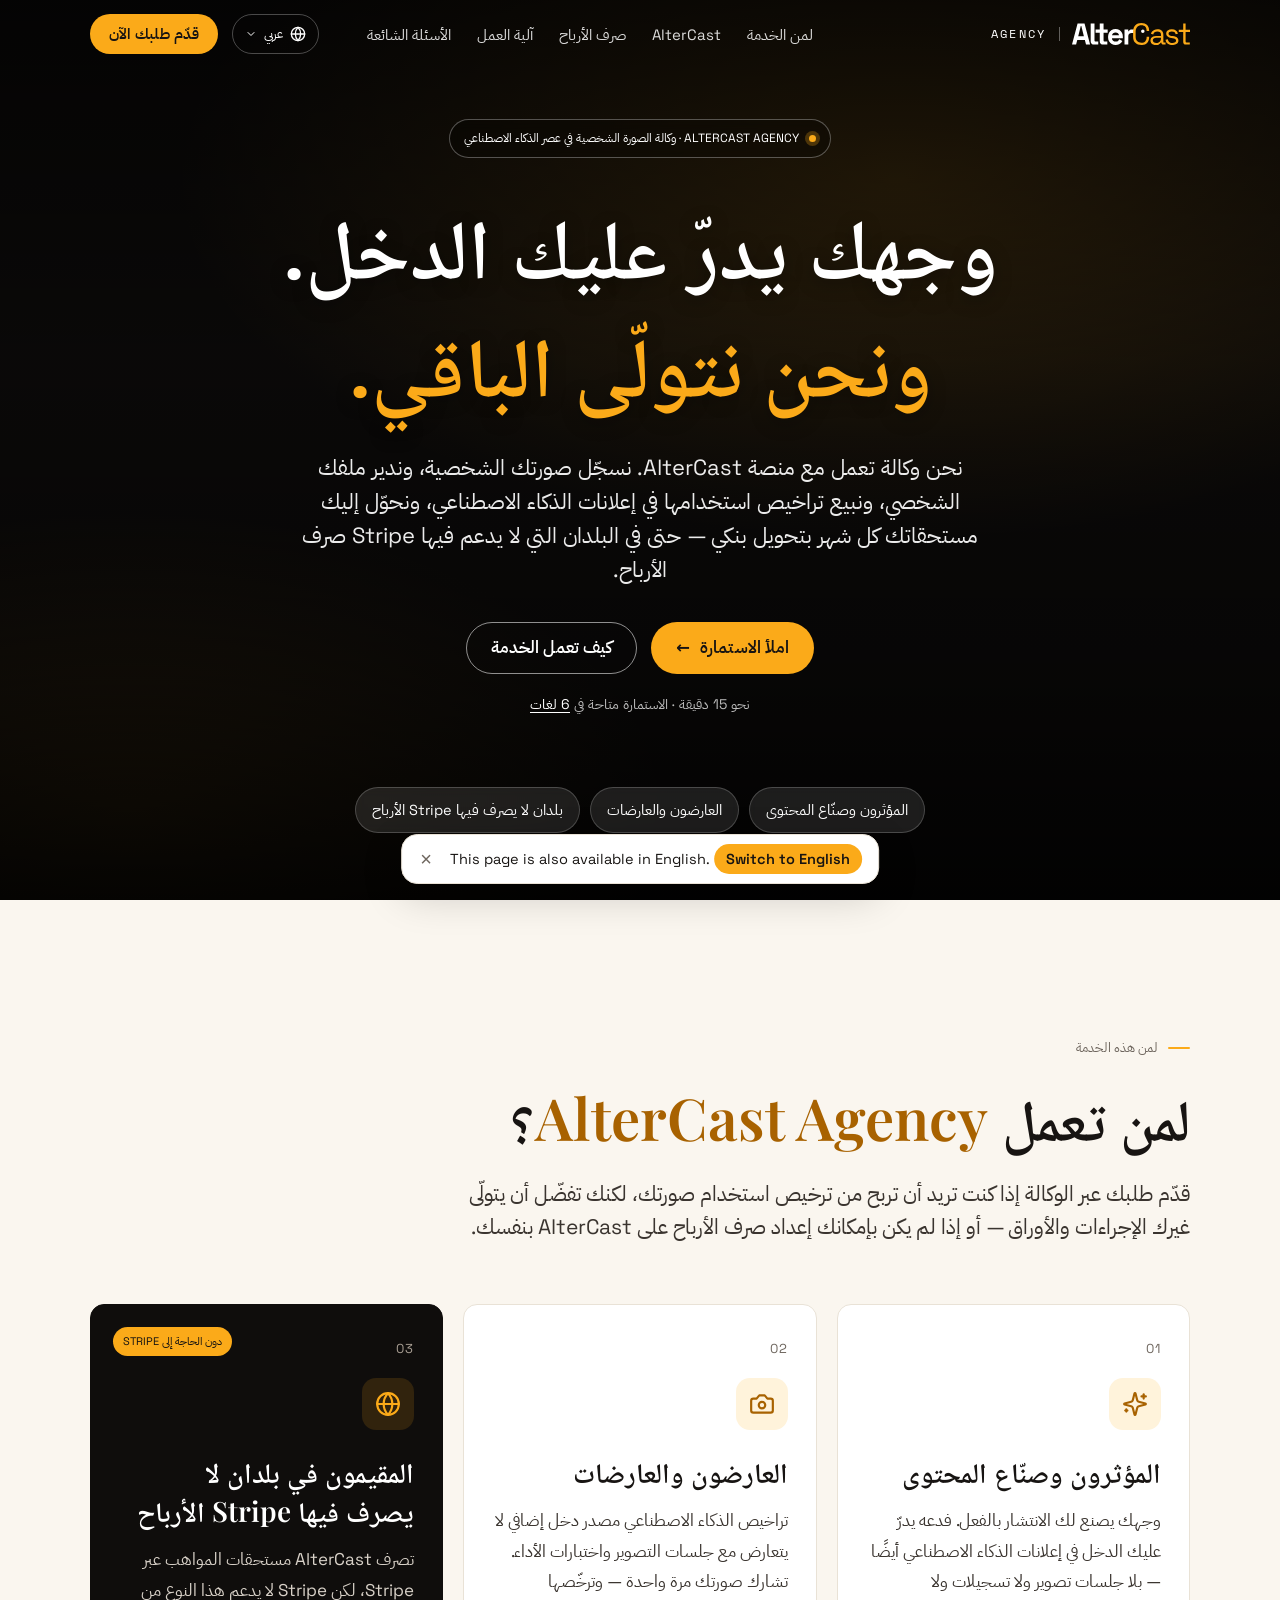
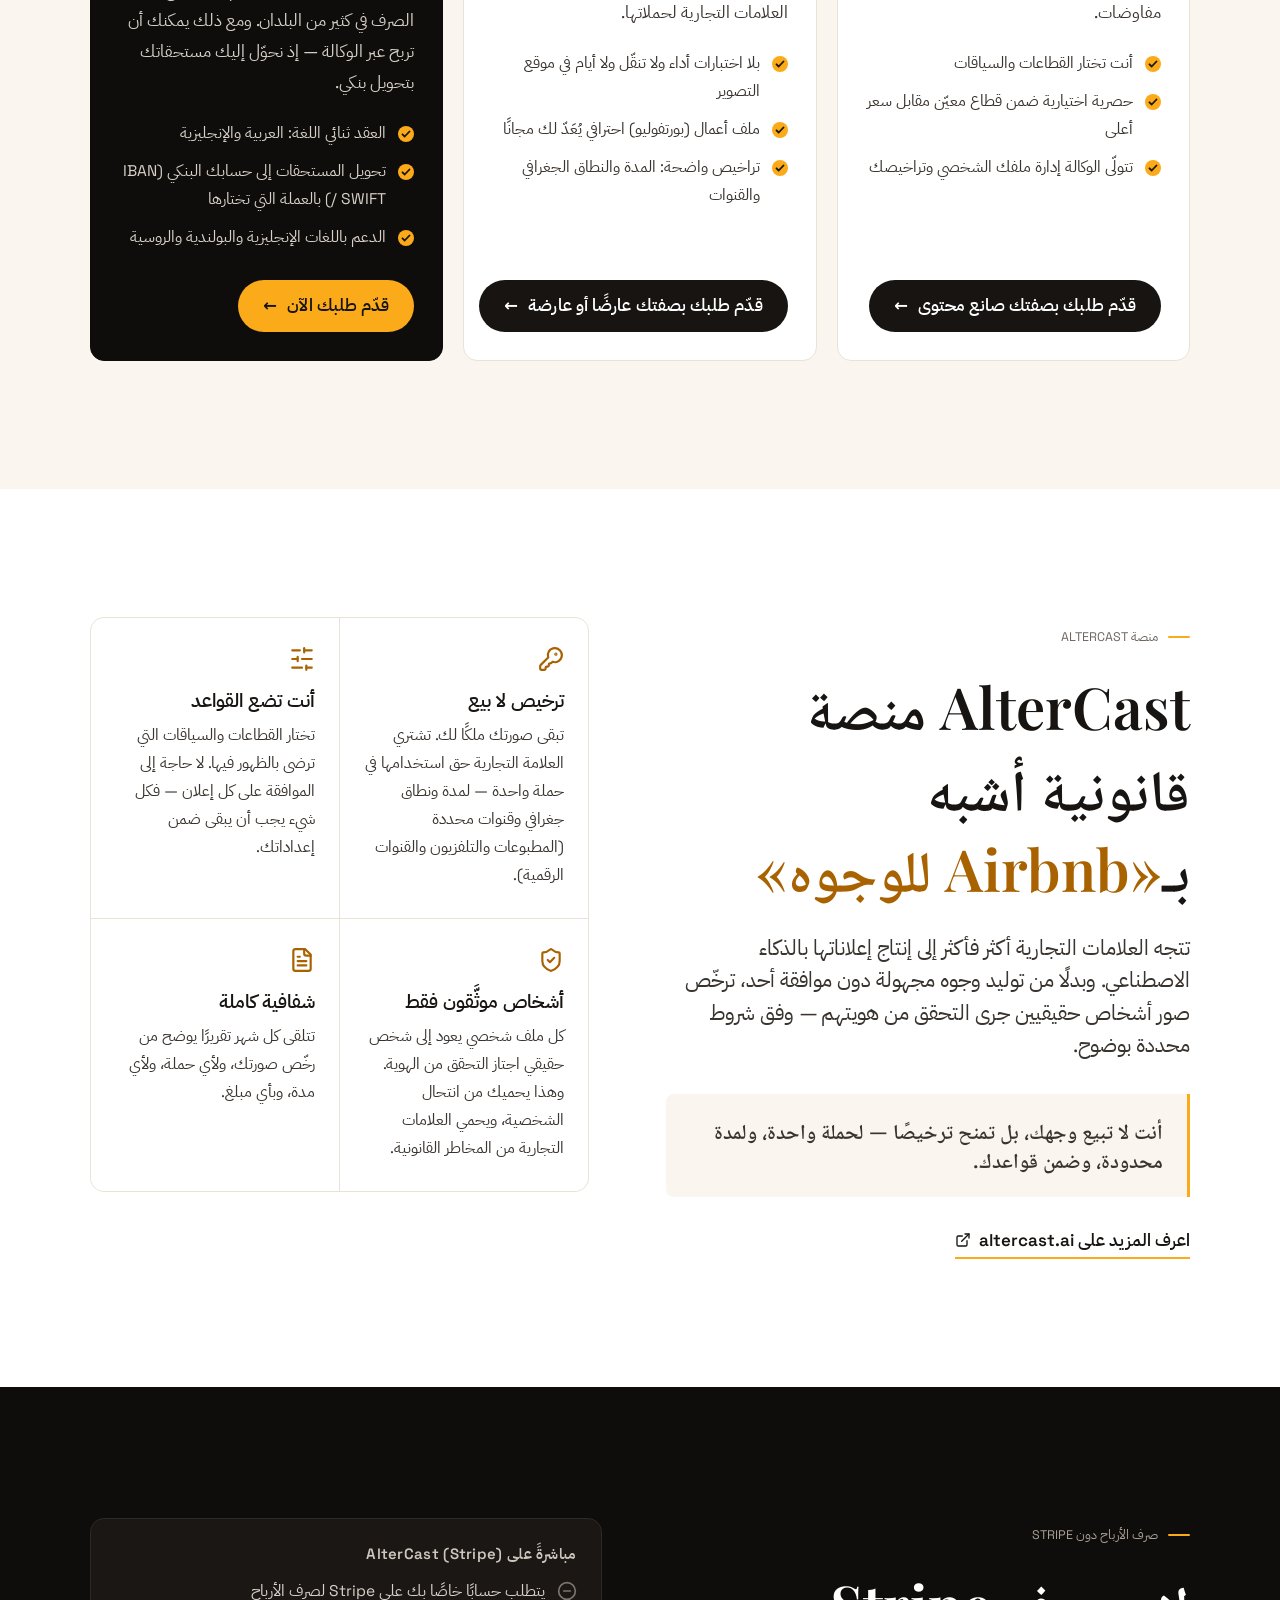
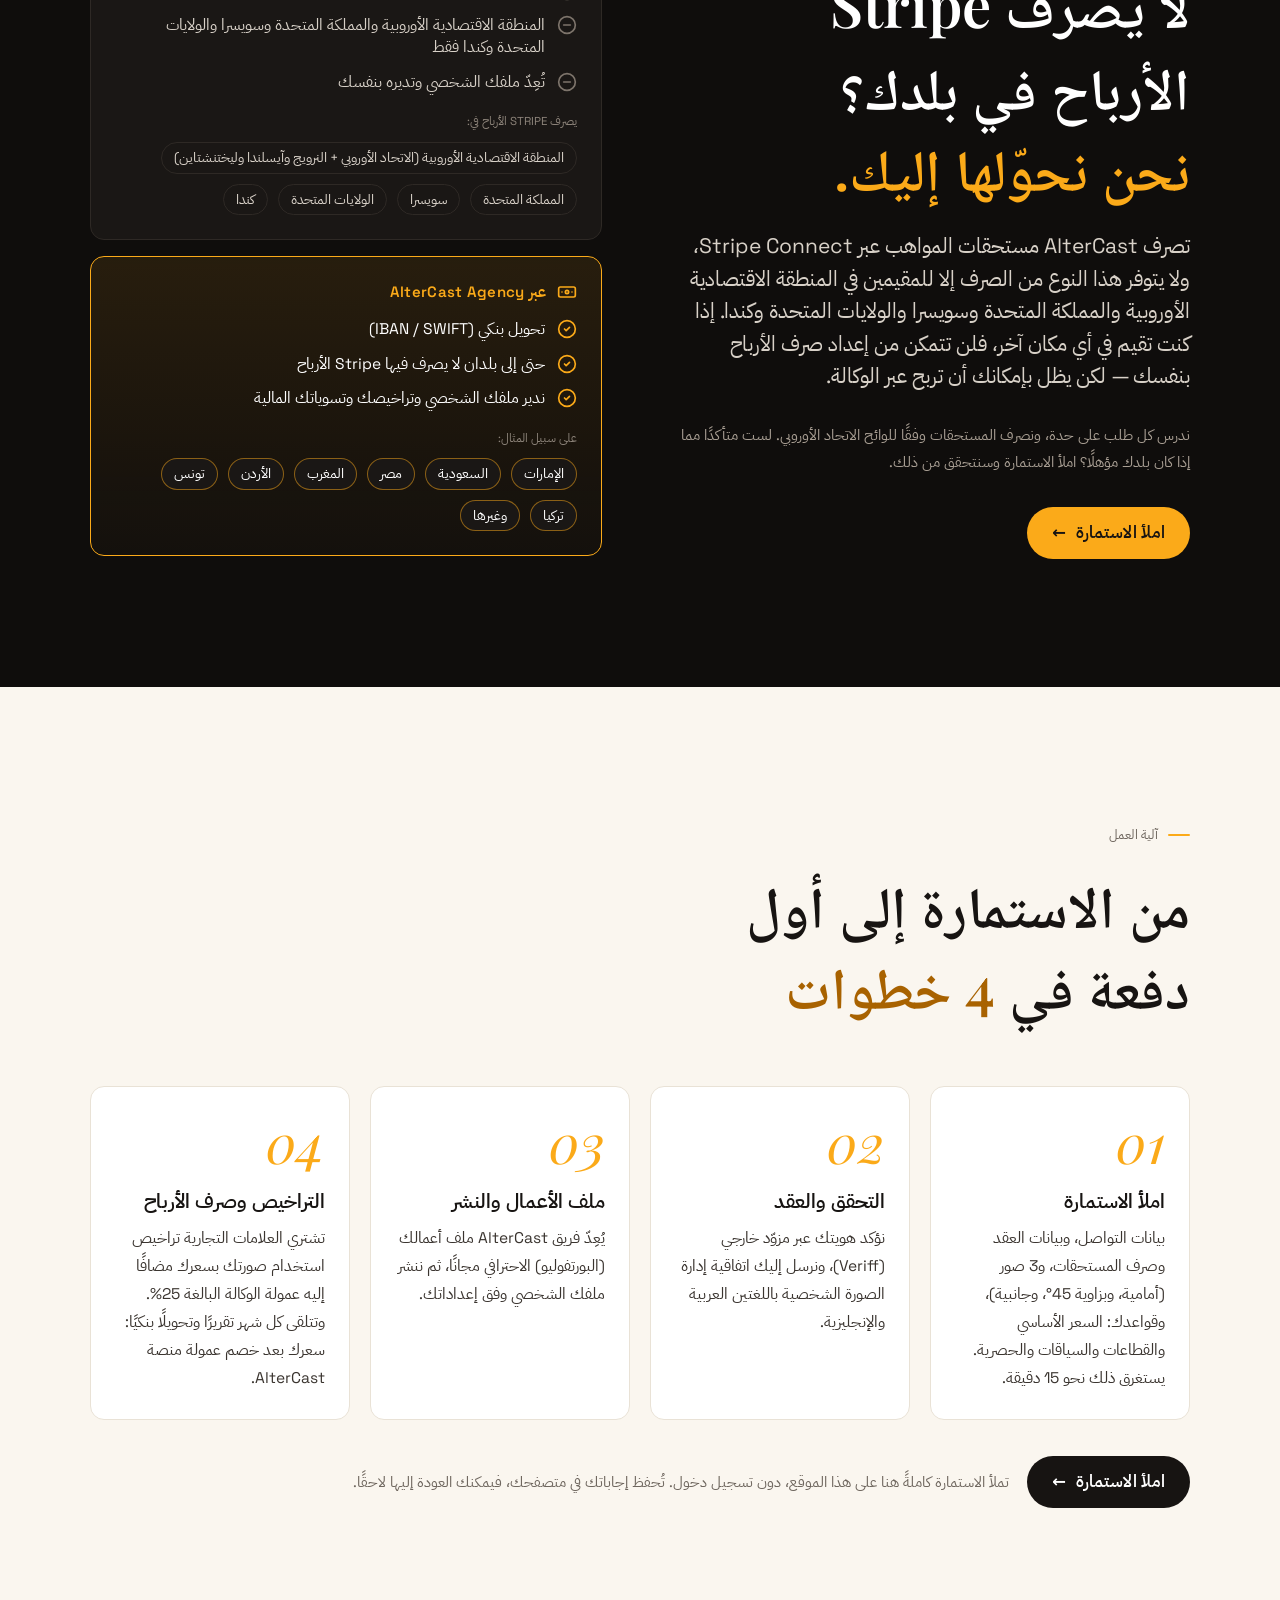
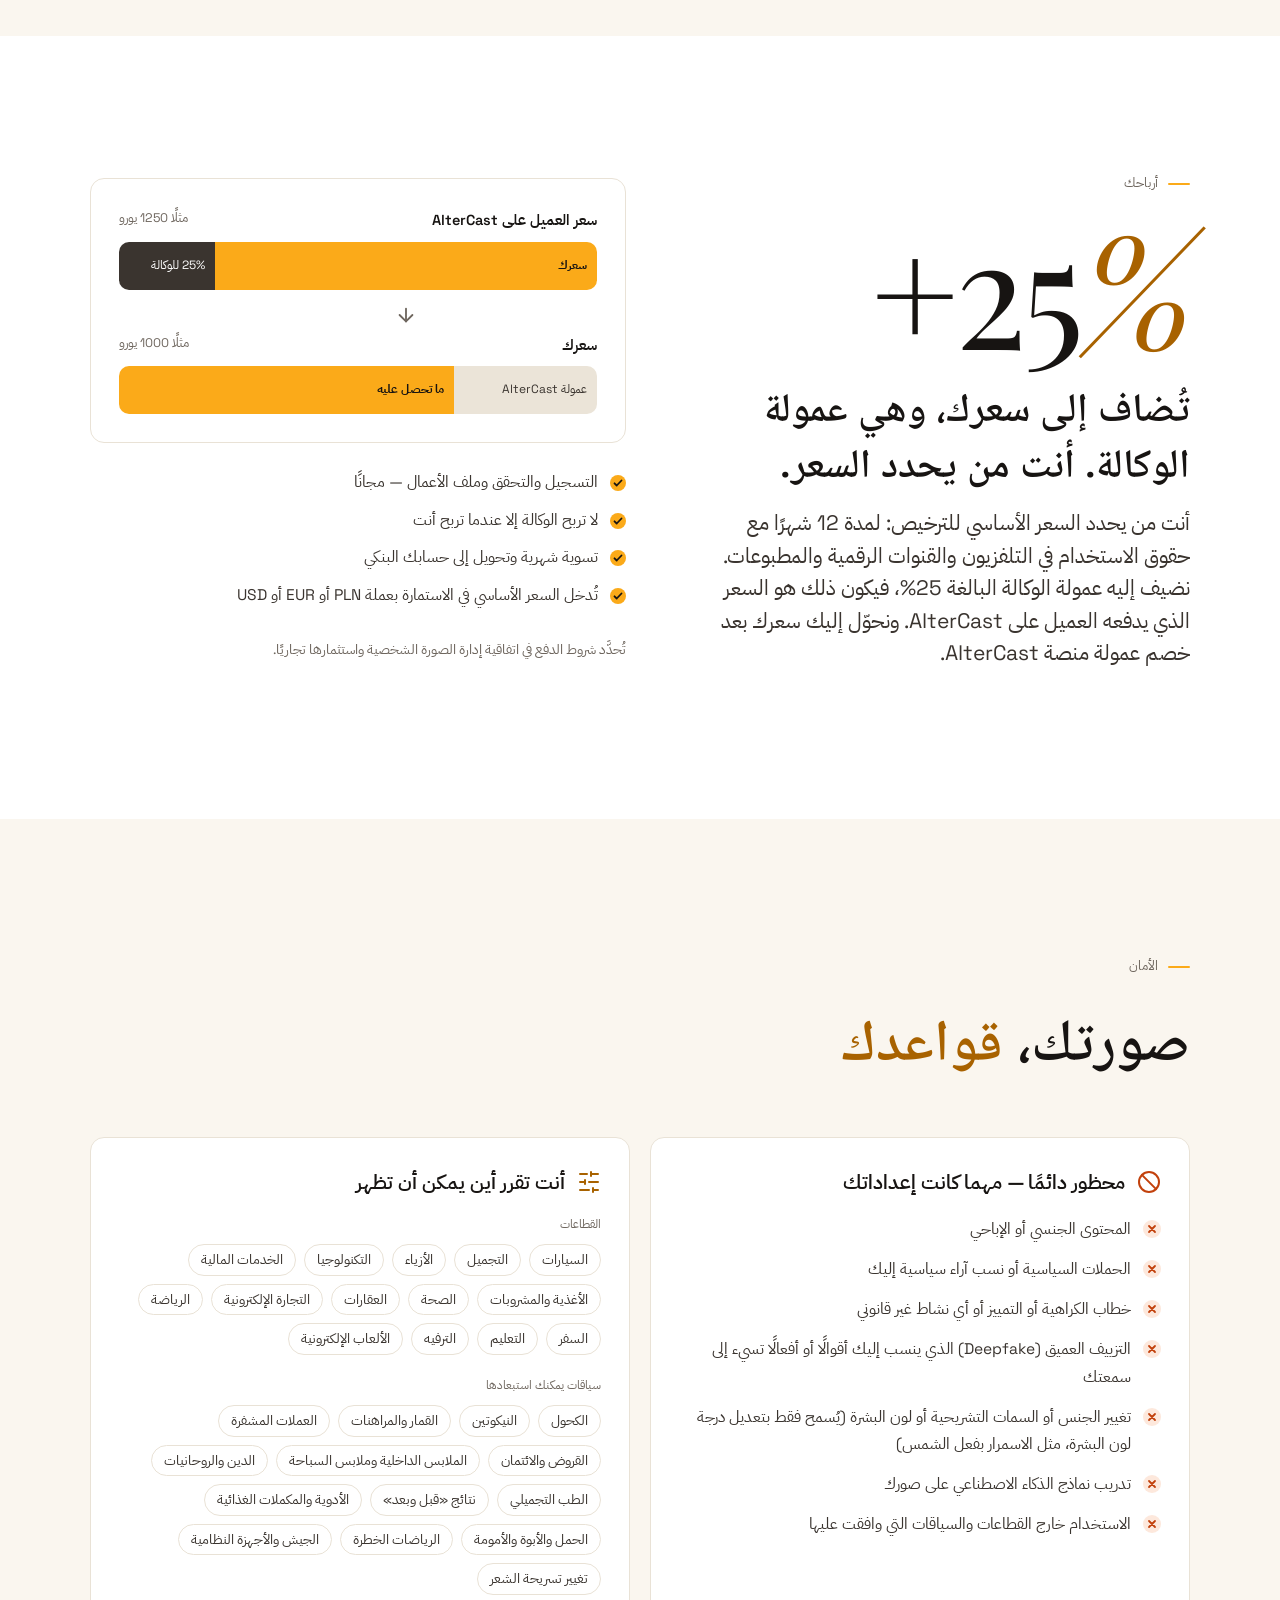
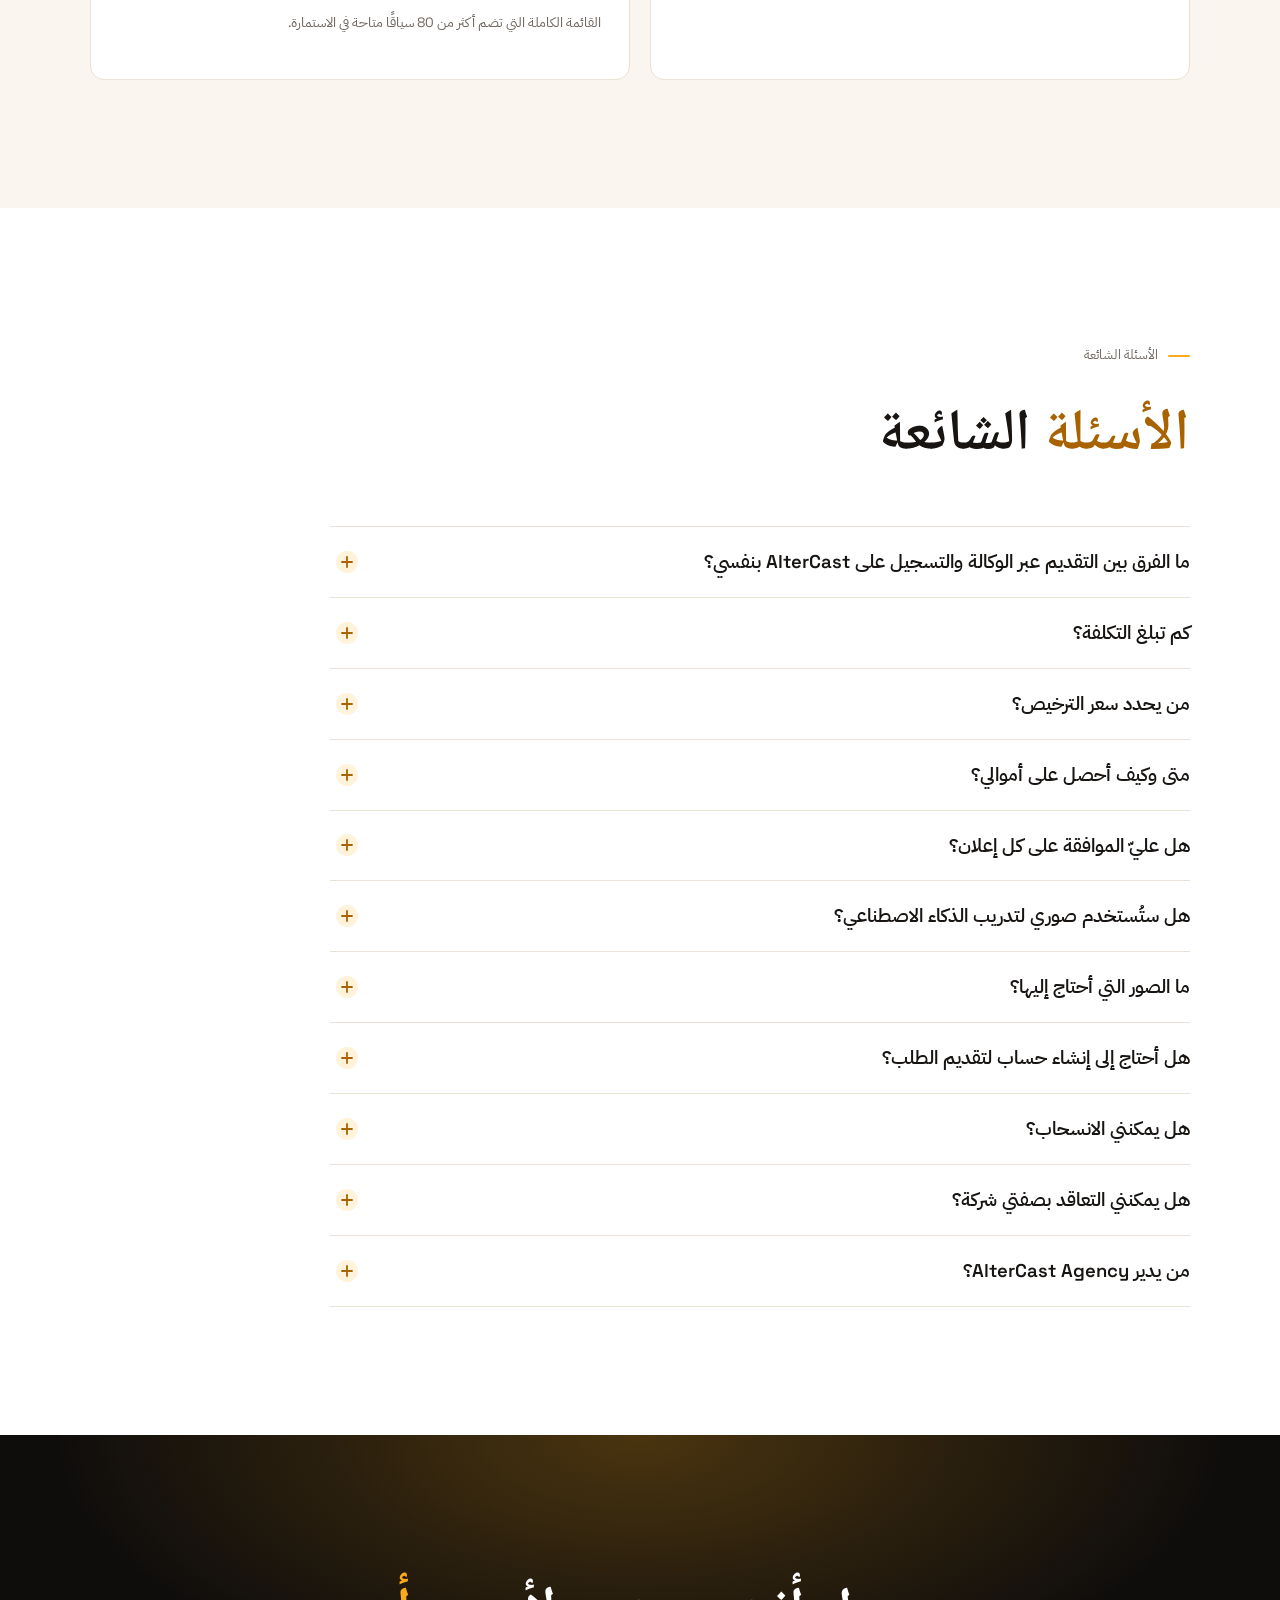
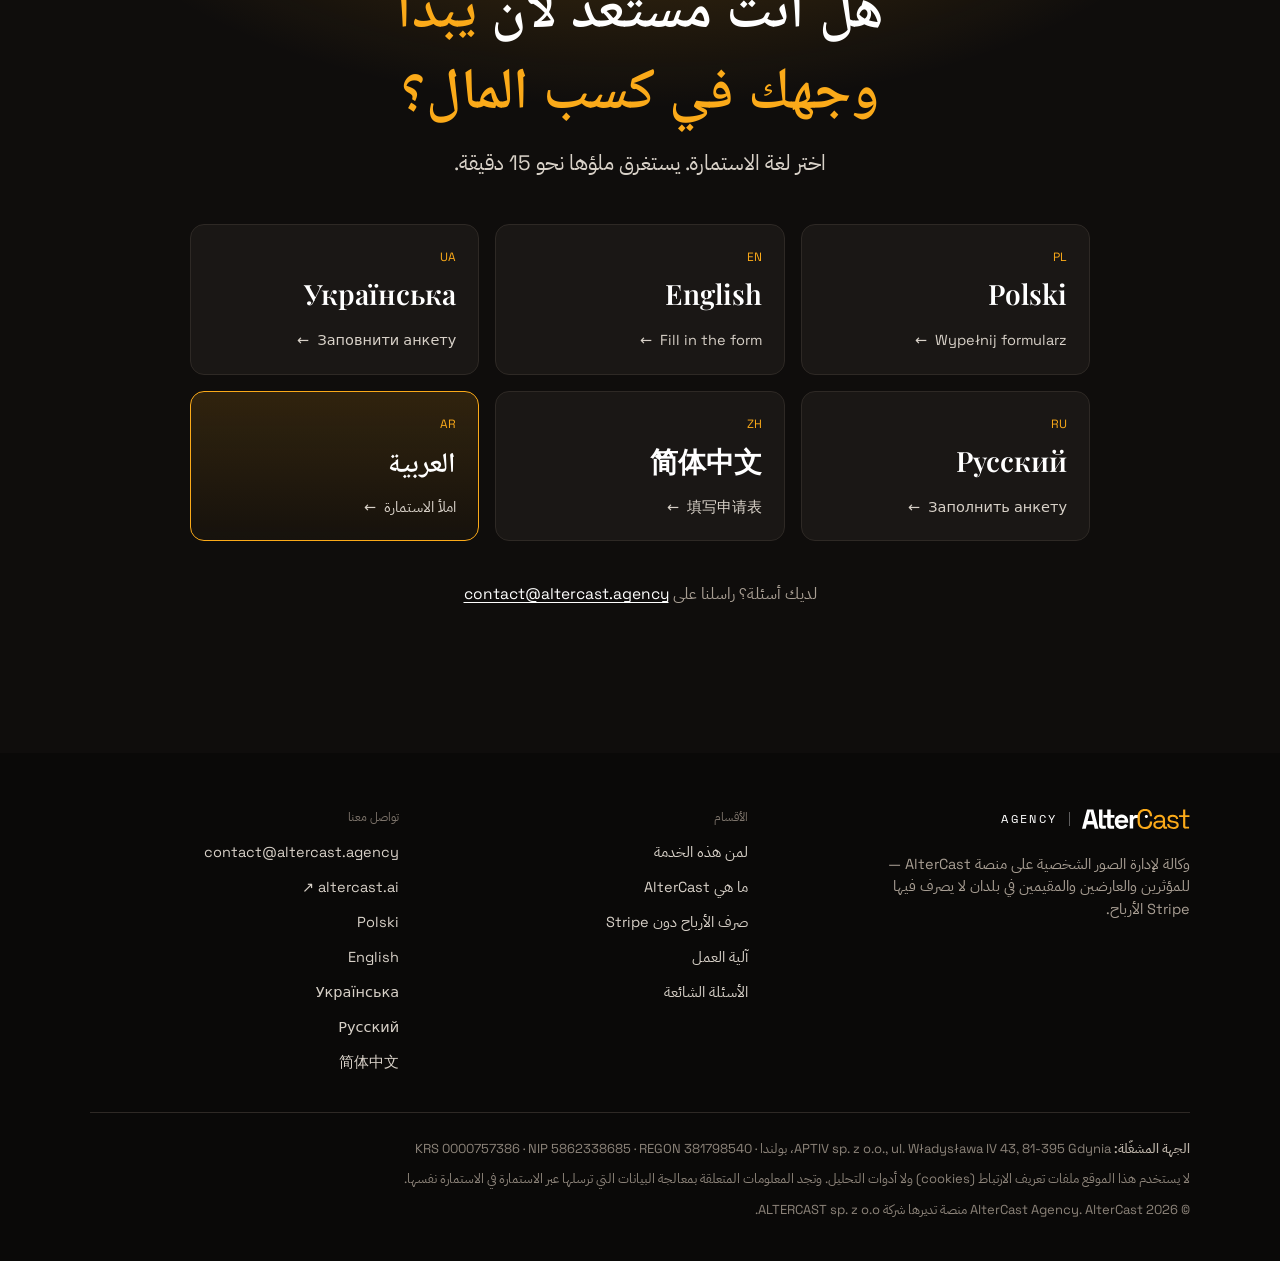
<file: ar/index.html>
<!doctype html>
<html lang="ar" dir="rtl" data-lang="ar" class="no-js">
<head>
<meta charset="utf-8">
<meta name="viewport" content="width=device-width, initial-scale=1, viewport-fit=cover">
<title>AlterCast Agency — اربح من ترخيص استخدام صورتك في إعلانات الذكاء الاصطناعي</title>
<meta name="description" content="وكالة تعمل مع منصة AlterCast. نسجّل صورتك الشخصية وندير ملفك الشخصي، ونبيع تراخيص استخدامها في إعلانات الذكاء الاصطناعي، ونحوّل مستحقاتك إلى حسابك البنكي — حتى في البلدان التي لا يدعم فيها Stripe صرف الأرباح.">
<link rel="canonical" href="https://altercast.agency/ar/">
<link rel="alternate" hreflang="pl" href="https://altercast.agency/">
<link rel="alternate" hreflang="en" href="https://altercast.agency/en/">
<link rel="alternate" hreflang="uk" href="https://altercast.agency/ua/">
<link rel="alternate" hreflang="ru" href="https://altercast.agency/ru/">
<link rel="alternate" hreflang="zh-Hans" href="https://altercast.agency/zh/">
<link rel="alternate" hreflang="ar" href="https://altercast.agency/ar/">
<link rel="alternate" hreflang="x-default" href="https://altercast.agency/en/">
<meta name="theme-color" content="#0f0d0c">
<meta property="og:type" content="website">
<meta property="og:site_name" content="AlterCast Agency">
<meta property="og:title" content="AlterCast Agency — اربح من ترخيص استخدام صورتك في إعلانات الذكاء الاصطناعي">
<meta property="og:description" content="وكالة تعمل مع منصة AlterCast. نسجّل صورتك الشخصية وندير ملفك الشخصي، ونبيع تراخيص استخدامها في إعلانات الذكاء الاصطناعي، ونحوّل مستحقاتك إلى حسابك البنكي — حتى في البلدان التي لا يدعم فيها Stripe صرف الأرباح.">
<meta property="og:url" content="https://altercast.agency/ar/">
<meta property="og:locale" content="ar_AR">
<meta property="og:image" content="https://altercast.agency/assets/og-ar.png">
<meta property="og:image:width" content="1200">
<meta property="og:image:height" content="630">
<meta name="twitter:card" content="summary_large_image">
<link rel="icon" type="image/svg+xml" href="../assets/icon.svg">
<link rel="apple-touch-icon" href="../assets/apple-touch-icon.png">
<link rel="preload" href="../assets/fonts/noto-naskh-arabic-arabic-wght-normal.woff2" as="font" type="font/woff2" crossorigin>
<link rel="preload" href="../assets/fonts/ibm-plex-sans-arabic-arabic-400-normal.woff2" as="font" type="font/woff2" crossorigin>
<link rel="stylesheet" href="../assets/style.css?v=20261016d">
<script type="application/ld+json">{"@context":"https://schema.org","@type":"Organization","name":"AlterCast Agency","url":"https://altercast.agency/","email":"contact@altercast.agency","legalName":"APTIV sp. z o.o.","address":{"@type":"PostalAddress","streetAddress":"ul. Władysława IV 43","postalCode":"81-395","addressLocality":"Gdynia","addressCountry":"PL"}}</script>
</head>
<body>
<svg width="0" height="0" style="position:absolute" aria-hidden="true"><symbol id="ac-logo" viewBox="0 0 1104 205"><g fill="var(--logo-wordmark, #231f20)"><path d="M0 201.273L51.9676 3.97577H116.865L168.832 201.273H130.541L119.849 157.788H48.9838L38.2919 201.273H0ZM57.6865 123.497H110.649L86.7784 27.3333H81.8054L57.9351 123.497H57.6865Z"/><path d="M289.675 201.273C280.475 201.273 273.016 198.291 267.297 192.576C261.578 186.861 258.594 179.158 258.594 169.715V90.9455H219.805V61.6242H258.594V3.97577H294.151V61.3758H332.443V90.697H294.151V163.503C294.151 169.218 296.886 171.952 302.108 171.952H329.211V201.273H289.675Z"/><path d="M174.054 61.3758V3.97577H209.611V163.503C209.611 169.218 212.346 171.952 217.568 171.952H244.67V201.273H205.135C195.935 201.273 188.476 198.291 182.757 192.576C177.038 186.861 174.054 179.158 174.054 169.715V61.3758Z"/><path d="M406.789 205C392.865 205 380.681 202.018 369.989 196.055C359.297 190.091 351.092 181.891 345.124 170.958C339.157 160.024 336.173 147.352 336.173 132.691V129.212C336.173 114.551 339.157 101.879 344.876 90.9454C350.594 80.2606 358.8 71.8121 369.492 65.8485C379.935 59.8848 392.119 56.903 406.043 56.903C419.967 56.903 431.654 59.8848 441.849 66.097C452.043 72.3091 460 80.7576 465.47 91.4424C471.189 102.127 473.924 114.8 473.924 128.964V141.139H372.227C372.724 150.83 376.205 158.533 382.919 164.497C389.632 170.461 397.838 173.442 407.784 173.442C417.73 173.442 425.189 171.206 429.665 166.982C434.389 162.758 437.87 157.788 440.357 152.57L469.448 167.727C466.713 172.697 462.984 177.915 458.011 183.63C453.038 189.345 446.324 194.315 438.119 198.291C429.913 202.267 419.221 204.255 406.54 204.255L406.789 205ZM372.724 115.297H438.119C437.373 107.097 434.14 100.636 428.421 95.9151C422.703 90.9454 415.243 88.7091 406.043 88.7091C396.843 88.7091 388.886 91.1939 383.167 95.9151C377.449 100.885 373.967 107.345 372.724 115.297Z"/><path d="M489.34 201.273V61.3758H524.4V77.0303H529.373C531.362 71.3152 534.843 67.3394 539.567 64.6061C544.292 61.8727 550.011 60.6303 556.227 60.6303H580.346V92.1879H555.73C546.778 92.1879 539.319 94.6727 533.351 99.3939C527.632 104.115 524.649 111.57 524.649 121.509V201.024H489.092L489.34 201.273Z"/><path d="M659.914 92.6848C668.702 92.6848 675.827 85.5648 675.827 76.7818C675.827 67.9988 668.702 60.8788 659.914 60.8788C651.125 60.8788 644 67.9988 644 76.7818C644 85.5648 651.125 92.6848 659.914 92.6848Z"/></g><g fill="var(--logo-accent, #fbaa19)"><path d="M646.486 205C622.865 205 604.216 198.291 590.292 184.624C576.367 170.958 569.405 151.079 569.405 124.988V80.0121C569.405 53.9212 576.367 34.0424 590.292 20.3758C604.216 6.70909 622.865 0 646.486 0C670.108 0 687.762 6.46061 700.194 19.3818C712.627 32.303 718.843 50.1939 718.843 72.5576V74.0485H695.47V71.8121C695.47 56.903 691.492 44.7273 683.535 35.2848C675.578 25.8424 663.146 21.1212 646.486 21.1212C629.827 21.1212 616.649 26.3394 607.2 36.5273C597.751 46.7151 593.027 61.1273 593.027 79.5152V125.733C593.027 144.121 597.751 158.533 607.2 168.721C616.649 178.909 629.578 184.127 646.486 184.127C663.394 184.127 675.578 179.406 683.535 169.964C691.492 160.521 695.47 148.345 695.47 133.436V128.964H718.843V132.691C718.843 155.303 712.627 172.945 700.194 185.867C687.762 198.788 669.859 205.248 646.486 205.248V205Z"/><path d="M782.497 205C772.8 205 764.097 203.261 756.389 200.03C748.432 196.552 742.216 191.83 737.74 185.37C733.265 178.909 731.027 171.206 731.027 162.012C731.027 152.818 733.265 144.867 737.74 138.655C742.216 132.442 748.432 127.97 756.389 124.739C764.346 121.758 773.048 120.018 782.994 120.018H829.492V109.83C829.492 100.139 826.508 92.4364 820.789 86.7212C815.07 81.0061 806.616 78.2727 795.178 78.2727C783.74 78.2727 775.535 81.0061 769.319 86.2242C763.103 91.6909 758.876 98.6485 756.638 107.842L735.751 101.133C737.989 93.4303 741.47 86.4727 746.443 80.2606C751.416 74.0485 757.881 68.8303 766.086 65.103C774.292 61.3758 783.989 59.3879 795.427 59.3879C813.081 59.3879 826.757 63.8606 836.703 73.0545C846.4 82.2485 851.373 94.9212 851.373 111.57V173.939C851.373 179.655 854.108 182.388 859.33 182.388H872.011V201.273H852.616C846.4 201.273 841.427 199.533 837.697 196.055C833.967 192.576 831.978 187.855 831.978 182.139V180.648H828.497C826.508 184.127 823.773 187.855 820.292 191.83C816.811 195.806 812.086 198.788 806.119 201.521C800.151 204.006 792.194 205.248 782.746 205.248L782.497 205ZM784.984 185.867C798.162 185.867 808.854 181.891 817.059 174.188C825.265 166.485 829.243 155.552 829.243 141.388V138.406H783.492C774.54 138.406 767.33 140.394 761.611 144.121C755.892 147.848 752.908 153.812 752.908 161.515C752.908 169.218 755.892 175.182 761.859 179.655C767.827 184.127 775.535 186.115 784.735 186.115L784.984 185.867Z"/><path d="M936.411 205C919.254 205 904.832 201.024 893.146 193.073C881.459 185.121 874.249 172.697 871.762 155.552L892.897 150.83C894.389 159.776 897.124 166.982 901.351 172.2C905.578 177.418 910.551 181.145 916.768 183.133C922.984 185.37 929.449 186.364 936.411 186.364C946.854 186.364 954.811 184.376 961.027 180.152C967.243 175.927 969.978 170.461 969.978 163.503C969.978 156.545 966.995 151.327 961.276 148.345C955.557 145.364 947.6 143.127 937.654 141.139L925.968 139.152C917.016 137.661 909.059 135.176 901.6 132.194C894.141 129.212 888.422 124.739 884.195 119.273C879.968 113.806 877.73 107.097 877.73 98.6485C877.73 86.2243 882.454 76.5333 892.151 69.5758C901.849 62.6182 914.53 59.1394 930.195 59.1394C945.859 59.1394 958.541 62.6182 968.238 69.8242C977.935 76.7818 984.151 86.7212 986.886 99.6424L966 105.109C964.259 95.1697 960.281 88.2121 953.816 84.2364C947.351 80.2606 939.643 78.2727 930.195 78.2727C920.746 78.2727 913.286 80.0121 907.816 83.4909C902.346 86.9697 899.611 92.1879 899.611 98.897C899.611 105.606 902.097 110.327 907.319 113.309C912.541 116.291 919.503 118.776 927.957 120.267L939.643 122.255C949.341 123.994 958.292 126.23 966 129.212C973.708 132.194 979.924 136.418 984.649 141.636C989.373 146.855 991.611 154.309 991.611 163.006C991.611 176.424 986.638 186.861 976.443 194.315C966.497 201.77 952.822 205.249 935.914 205.249L936.411 205Z"/><path d="M1060.98 201.273C1053.03 201.273 1047.06 199.036 1042.83 194.812C1038.61 190.588 1036.37 184.624 1036.37 177.17V82.9939H994.843V63.6121H1036.37V3.97577H1058.75V63.3636H1103.75V82.7455H1058.75V173.442C1058.75 179.158 1061.48 181.891 1066.95 181.891H1097.78V201.024H1061.23L1060.98 201.273Z"/></g></symbol></svg>
<a class="skip" href="#main">انتقل إلى المحتوى</a>
<header class="site-header">
  <div class="wrap">
    <a class="brand" href="./" aria-label="AlterCast Agency"><svg viewBox="0 0 1104 205" role="img" aria-label="AlterCast"><use href="#ac-logo"/></svg><span class="brand-tag">Agency</span></a>
    <nav class="nav" aria-label="Main"><a href="#for-whom">لمن الخدمة</a><a href="#altercast">AlterCast</a><a href="#payouts">صرف الأرباح</a><a href="#how-it-works">آلية العمل</a><a href="#faq">الأسئلة الشائعة</a></nav>
    <div class="header-actions">
      <details class="lang-menu"><summary aria-label="لغة الصفحة: العربية"><svg class="lm-globe" viewBox="0 0 24 24" fill="none" stroke="currentColor" stroke-width="2" stroke-linecap="round" stroke-linejoin="round" aria-hidden="true"><circle cx="12" cy="12" r="10"/><path d="M12 2a14.5 14.5 0 0 0 0 20 14.5 14.5 0 0 0 0-20"/><path d="M2 12h20"/></svg><span lang="ar">عربي</span><svg class="lm-chev" viewBox="0 0 24 24" fill="none" stroke="currentColor" stroke-width="2" stroke-linecap="round" stroke-linejoin="round" aria-hidden="true"><path d="m6 9 6 6 6-6"/></svg></summary><nav class="lang-list" aria-label="لغة الصفحة"><a href="../" hreflang="pl" lang="pl"><span>Polski</span><span class="lc">PL</span></a><a href="../en/" hreflang="en" lang="en"><span>English</span><span class="lc">EN</span></a><a href="../ua/" hreflang="uk" lang="uk"><span>Українська</span><span class="lc">UA</span></a><a href="../ru/" hreflang="ru" lang="ru"><span>Русский</span><span class="lc">RU</span></a><a href="../zh/" hreflang="zh-Hans" lang="zh-Hans"><span>简体中文</span><span class="lc">ZH</span></a><a href="./" hreflang="ar" lang="ar" aria-current="true"><span>العربية</span><span class="lc">AR</span></a></nav></details>
      <a class="btn btn-sm" href="../ar/form/">قدّم طلبك الآن</a>
    </div>
    <button class="menu-btn" type="button" aria-expanded="false" aria-controls="mobile-panel" aria-label="القائمة"><svg viewBox="0 0 24 24" fill="none" stroke="currentColor" stroke-width="2" stroke-linecap="round" stroke-linejoin="round" aria-hidden="true"><line x1="4" x2="20" y1="6" y2="6"/><line x1="4" x2="20" y1="12" y2="12"/><line x1="4" x2="20" y1="18" y2="18"/></svg></button>
  </div>
  <div class="mobile-panel" id="mobile-panel">
    <a class="m-link" href="#for-whom">لمن هذه الخدمة</a><a class="m-link" href="#altercast">ما هي AlterCast</a><a class="m-link" href="#payouts">صرف الأرباح دون Stripe</a><a class="m-link" href="#how-it-works">آلية العمل</a><a class="m-link" href="#faq">الأسئلة الشائعة</a>
    <a class="btn" href="../ar/form/">املأ الاستمارة <span class="arr" aria-hidden="true">→</span></a>
  </div>
</header>
<main id="main">
<section class="hero" aria-labelledby="hero-title">
  <video autoplay muted loop playsinline preload="metadata" poster="https://altercast.ai/hero-poster.jpg" aria-hidden="true">
    <source src="https://altercast.ai/hero-movie-v2.mp4" type="video/mp4">
  </video>
  <div class="wrap hero-inner">
    <span class="badge"><span class="dot"></span>AlterCast Agency · وكالة الصورة الشخصية في عصر الذكاء الاصطناعي</span>
    <h1 class="h1" id="hero-title"><span>وجهك يدرّ عليك الدخل.</span> <span><em>ونحن نتولّى الباقي.</em></span></h1>
    <p class="hero-sub">نحن وكالة تعمل مع منصة AlterCast. نسجّل صورتك الشخصية، وندير ملفك الشخصي، ونبيع تراخيص استخدامها في إعلانات الذكاء الاصطناعي، ونحوّل إليك مستحقاتك كل شهر بتحويل بنكي — حتى في البلدان التي لا يدعم فيها Stripe صرف الأرباح.</p>
    <div class="hero-ctas">
      <a class="btn" href="../ar/form/">املأ الاستمارة <span class="arr" aria-hidden="true">→</span></a>
      <a class="btn btn-ghost" href="#how-it-works">كيف تعمل الخدمة</a>
    </div>
    <p class="hero-note">نحو 15 دقيقة · الاستمارة متاحة في <a href="#apply">6 لغات</a></p>
    <div class="audience-pills"><a href="#for-whom">المؤثرون وصنّاع المحتوى</a><a href="#for-whom">العارضون والعارضات</a><a href="#payouts">بلدان لا يصرف فيها Stripe الأرباح</a></div>
  </div>
</section>

<section class="section cream" id="for-whom" aria-labelledby="aud-title">
  <div class="wrap">
    <div class="section-head reveal">
      <span class="eyebrow">لمن هذه الخدمة</span>
      <h2 class="h2" id="aud-title">لمن تعمل <em>AlterCast Agency</em>؟</h2>
      <p class="lead">قدّم طلبك عبر الوكالة إذا كنت تريد أن تربح من ترخيص استخدام صورتك، لكنك تفضّل أن يتولّى غيرك الإجراءات والأوراق — أو إذا لم يكن بإمكانك إعداد صرف الأرباح على AlterCast بنفسك.</p>
    </div>
    <div class="cards-3">
    <article class="card reveal">
      
      <span class="card-num">01</span>
      <div class="card-icon"><svg viewBox="0 0 24 24" fill="none" stroke="currentColor" stroke-width="2" stroke-linecap="round" stroke-linejoin="round" aria-hidden="true"><path d="M9.937 15.5A2 2 0 0 0 8.5 14.063l-6.135-1.582a.5.5 0 0 1 0-.962L8.5 9.936A2 2 0 0 0 9.937 8.5l1.582-6.135a.5.5 0 0 1 .963 0L14.063 8.5A2 2 0 0 0 15.5 9.937l6.135 1.581a.5.5 0 0 1 0 .964L15.5 14.063a2 2 0 0 0-1.437 1.437l-1.582 6.135a.5.5 0 0 1-.963 0z"/><path d="M20 3v4"/><path d="M22 5h-4"/><path d="M4 17v2"/><path d="M5 18H3"/></svg></div>
      <h3>المؤثرون وصنّاع المحتوى</h3>
      <p>وجهك يصنع لك الانتشار بالفعل. فدعه يدرّ عليك الدخل في إعلانات الذكاء الاصطناعي أيضًا — بلا جلسات تصوير ولا تسجيلات ولا مفاوضات.</p>
      <ul class="ticks"><li>أنت تختار القطاعات والسياقات</li><li>حصرية اختيارية ضمن قطاع معيّن مقابل سعر أعلى</li><li>تتولّى الوكالة إدارة ملفك الشخصي وتراخيصك</li></ul>
      <a class="btn btn-dark" href="../ar/form/">قدّم طلبك بصفتك صانع محتوى <span class="arr" aria-hidden="true">→</span></a>
    </article>
    <article class="card reveal">
      
      <span class="card-num">02</span>
      <div class="card-icon"><svg viewBox="0 0 24 24" fill="none" stroke="currentColor" stroke-width="2" stroke-linecap="round" stroke-linejoin="round" aria-hidden="true"><path d="M14.5 4h-5L7 7H4a2 2 0 0 0-2 2v9a2 2 0 0 0 2 2h16a2 2 0 0 0 2-2V9a2 2 0 0 0-2-2h-3l-2.5-3z"/><circle cx="12" cy="13" r="3"/></svg></div>
      <h3>العارضون والعارضات</h3>
      <p>تراخيص الذكاء الاصطناعي مصدر دخل إضافي لا يتعارض مع جلسات التصوير واختبارات الأداء. تشارك صورتك مرة واحدة — وترخّصها العلامات التجارية لحملاتها.</p>
      <ul class="ticks"><li>بلا اختبارات أداء ولا تنقّل ولا أيام في موقع التصوير</li><li>ملف أعمال (بورتفوليو) احترافي يُعَدّ لك مجانًا</li><li>تراخيص واضحة: المدة والنطاق الجغرافي والقنوات</li></ul>
      <a class="btn btn-dark" href="../ar/form/">قدّم طلبك بصفتك عارضًا أو عارضة <span class="arr" aria-hidden="true">→</span></a>
    </article>
    <article class="card featured reveal">
      <span class="tag">دون الحاجة إلى Stripe</span>
      <span class="card-num">03</span>
      <div class="card-icon"><svg viewBox="0 0 24 24" fill="none" stroke="currentColor" stroke-width="2" stroke-linecap="round" stroke-linejoin="round" aria-hidden="true"><circle cx="12" cy="12" r="10"/><path d="M12 2a14.5 14.5 0 0 0 0 20 14.5 14.5 0 0 0 0-20"/><path d="M2 12h20"/></svg></div>
      <h3>المقيمون في بلدان لا يصرف فيها Stripe الأرباح</h3>
      <p>تصرف AlterCast مستحقات المواهب عبر Stripe، لكن Stripe لا يدعم هذا النوع من الصرف في كثير من البلدان. ومع ذلك يمكنك أن تربح عبر الوكالة — إذ نحوّل إليك مستحقاتك بتحويل بنكي.</p>
      <ul class="ticks"><li>العقد ثنائي اللغة: العربية والإنجليزية</li><li>تحويل المستحقات إلى حسابك البنكي (IBAN / SWIFT) بالعملة التي تختارها</li><li>الدعم باللغات الإنجليزية والبولندية والروسية</li></ul>
      <a class="btn" href="../ar/form/">قدّم طلبك الآن <span class="arr" aria-hidden="true">→</span></a>
    </article>
    </div>
  </div>
</section>

<section class="section" id="altercast" aria-labelledby="about-title">
  <div class="wrap about">
    <div class="reveal">
      <span class="eyebrow">منصة AlterCast</span>
      <h2 class="h2" id="about-title">AlterCast منصة قانونية أشبه بـ<em>«Airbnb للوجوه»</em></h2>
      <p class="lead" style="margin-top:22px">تتجه العلامات التجارية أكثر فأكثر إلى إنتاج إعلاناتها بالذكاء الاصطناعي. وبدلًا من توليد وجوه مجهولة دون موافقة أحد، ترخّص صور أشخاص حقيقيين جرى التحقق من هويتهم — وفق شروط محددة بوضوح.</p>
      <blockquote class="about-quote">أنت لا تبيع وجهك، بل تمنح ترخيصًا — لحملة واحدة، ولمدة محدودة، وضمن قواعدك.</blockquote>
      <a class="link-arrow" href="https://altercast.ai/" target="_blank" rel="noopener">اعرف المزيد على altercast.ai <svg width="16" height="16" viewBox="0 0 24 24" fill="none" stroke="currentColor" stroke-width="2" stroke-linecap="round" stroke-linejoin="round" aria-hidden="true"><path d="M15 3h6v6"/><path d="M10 14 21 3"/><path d="M18 13v6a2 2 0 0 1-2 2H5a2 2 0 0 1-2-2V8a2 2 0 0 1 2-2h6"/></svg></a>
    </div>
    <div class="features reveal"><div class="feature"><div class="f-ico"><svg viewBox="0 0 24 24" fill="none" stroke="currentColor" stroke-width="2" stroke-linecap="round" stroke-linejoin="round" aria-hidden="true"><path d="M2.586 17.414A2 2 0 0 0 2 18.828V21a1 1 0 0 0 1 1h3a1 1 0 0 0 1-1v-1a1 1 0 0 1 1-1h1a1 1 0 0 0 1-1v-1a1 1 0 0 1 1-1h.172a2 2 0 0 0 1.414-.586l.814-.814a6.5 6.5 0 1 0-4-4z"/><circle cx="16.5" cy="7.5" r=".5" fill="currentColor"/></svg></div><h3>ترخيص لا بيع</h3><p>تبقى صورتك ملكًا لك. تشتري العلامة التجارية حق استخدامها في حملة واحدة — لمدة ونطاق جغرافي وقنوات محددة (المطبوعات والتلفزيون والقنوات الرقمية).</p></div><div class="feature"><div class="f-ico"><svg viewBox="0 0 24 24" fill="none" stroke="currentColor" stroke-width="2" stroke-linecap="round" stroke-linejoin="round" aria-hidden="true"><line x1="21" x2="14" y1="4" y2="4"/><line x1="10" x2="3" y1="4" y2="4"/><line x1="21" x2="12" y1="12" y2="12"/><line x1="8" x2="3" y1="12" y2="12"/><line x1="21" x2="16" y1="20" y2="20"/><line x1="12" x2="3" y1="20" y2="20"/><line x1="14" x2="14" y1="2" y2="6"/><line x1="8" x2="8" y1="10" y2="14"/><line x1="16" x2="16" y1="18" y2="22"/></svg></div><h3>أنت تضع القواعد</h3><p>تختار القطاعات والسياقات التي ترضى بالظهور فيها. لا حاجة إلى الموافقة على كل إعلان — فكل شيء يجب أن يبقى ضمن إعداداتك.</p></div><div class="feature"><div class="f-ico"><svg viewBox="0 0 24 24" fill="none" stroke="currentColor" stroke-width="2" stroke-linecap="round" stroke-linejoin="round" aria-hidden="true"><path d="M20 13c0 5-3.5 7.5-7.66 8.95a1 1 0 0 1-.67-.01C7.5 20.5 4 18 4 13V6a1 1 0 0 1 1-1c2 0 4.5-1.2 6.24-2.72a1.17 1.17 0 0 1 1.52 0C14.51 3.81 17 5 19 5a1 1 0 0 1 1 1z"/><path d="m9 12 2 2 4-4"/></svg></div><h3>أشخاص موثَّقون فقط</h3><p>كل ملف شخصي يعود إلى شخص حقيقي اجتاز التحقق من الهوية. وهذا يحميك من انتحال الشخصية، ويحمي العلامات التجارية من المخاطر القانونية.</p></div><div class="feature"><div class="f-ico"><svg viewBox="0 0 24 24" fill="none" stroke="currentColor" stroke-width="2" stroke-linecap="round" stroke-linejoin="round" aria-hidden="true"><path d="M15 2H6a2 2 0 0 0-2 2v16a2 2 0 0 0 2 2h12a2 2 0 0 0 2-2V7Z"/><path d="M14 2v4a2 2 0 0 0 2 2h4"/><path d="M10 9H8"/><path d="M16 13H8"/><path d="M16 17H8"/></svg></div><h3>شفافية كاملة</h3><p>تتلقى كل شهر تقريرًا يوضح من رخّص صورتك، ولأي حملة، ولأي مدة، وبأي مبلغ.</p></div></div>
  </div>
</section>

<section class="section on-dark" id="payouts" aria-labelledby="pay-title">
  <div class="wrap payout-grid">
    <div class="reveal">
      <span class="eyebrow">صرف الأرباح دون Stripe</span>
      <h2 class="h2" id="pay-title">لا يصرف Stripe الأرباح في بلدك؟ <em>نحن نحوّلها إليك.</em></h2>
      <p class="lead" style="margin-top:22px">تصرف AlterCast مستحقات المواهب عبر Stripe Connect، ولا يتوفر هذا النوع من الصرف إلا للمقيمين في المنطقة الاقتصادية الأوروبية والمملكة المتحدة وسويسرا والولايات المتحدة وكندا. إذا كنت تقيم في أي مكان آخر، فلن تتمكن من إعداد صرف الأرباح بنفسك — لكن يظل بإمكانك أن تربح عبر الوكالة.</p>
      <p class="payout-note">ندرس كل طلب على حدة، ونصرف المستحقات وفقًا للوائح الاتحاد الأوروبي. لست متأكدًا مما إذا كان بلدك مؤهلًا؟ املأ الاستمارة وسنتحقق من ذلك.</p>
      <div class="payout-cta"><a class="btn" href="../ar/form/">املأ الاستمارة <span class="arr" aria-hidden="true">→</span></a></div>
    </div>
    <div class="compare reveal">
      <div class="compare-card muted">
        <h3>مباشرةً على AlterCast (Stripe)</h3>
        <ul><li><svg viewBox="0 0 24 24" fill="none" stroke="currentColor" stroke-width="2" stroke-linecap="round" stroke-linejoin="round" aria-hidden="true"><circle cx="12" cy="12" r="10"/><path d="M8 12h8"/></svg><span>يتطلب حسابًا خاصًا بك على Stripe لصرف الأرباح</span></li><li><svg viewBox="0 0 24 24" fill="none" stroke="currentColor" stroke-width="2" stroke-linecap="round" stroke-linejoin="round" aria-hidden="true"><circle cx="12" cy="12" r="10"/><path d="M8 12h8"/></svg><span>المنطقة الاقتصادية الأوروبية والمملكة المتحدة وسويسرا والولايات المتحدة وكندا فقط</span></li><li><svg viewBox="0 0 24 24" fill="none" stroke="currentColor" stroke-width="2" stroke-linecap="round" stroke-linejoin="round" aria-hidden="true"><circle cx="12" cy="12" r="10"/><path d="M8 12h8"/></svg><span>تُعِدّ ملفك الشخصي وتديره بنفسك</span></li></ul>
        <div class="region-row"><span class="region-label">يصرف Stripe الأرباح في:</span><span class="chip">المنطقة الاقتصادية الأوروبية (الاتحاد الأوروبي + النرويج وآيسلندا وليختنشتاين)</span><span class="chip">المملكة المتحدة</span><span class="chip">سويسرا</span><span class="chip">الولايات المتحدة</span><span class="chip">كندا</span></div>
      </div>
      <div class="compare-card best">
        <h3><svg width="20" height="20" viewBox="0 0 24 24" fill="none" stroke="currentColor" stroke-width="2" stroke-linecap="round" stroke-linejoin="round" aria-hidden="true"><rect width="20" height="12" x="2" y="6" rx="2"/><circle cx="12" cy="12" r="2"/><path d="M6 12h.01M18 12h.01"/></svg>عبر AlterCast Agency</h3>
        <ul><li><svg viewBox="0 0 24 24" fill="none" stroke="currentColor" stroke-width="2" stroke-linecap="round" stroke-linejoin="round" aria-hidden="true"><circle cx="12" cy="12" r="10"/><path d="m9 12 2 2 4-4"/></svg><span>تحويل بنكي (IBAN / SWIFT)</span></li><li><svg viewBox="0 0 24 24" fill="none" stroke="currentColor" stroke-width="2" stroke-linecap="round" stroke-linejoin="round" aria-hidden="true"><circle cx="12" cy="12" r="10"/><path d="m9 12 2 2 4-4"/></svg><span>حتى إلى بلدان لا يصرف فيها Stripe الأرباح</span></li><li><svg viewBox="0 0 24 24" fill="none" stroke="currentColor" stroke-width="2" stroke-linecap="round" stroke-linejoin="round" aria-hidden="true"><circle cx="12" cy="12" r="10"/><path d="m9 12 2 2 4-4"/></svg><span>ندير ملفك الشخصي وتراخيصك وتسوياتك المالية</span></li></ul>
        <div class="region-row"><span class="region-label">على سبيل المثال:</span><span class="chip ok">الإمارات</span><span class="chip ok">السعودية</span><span class="chip ok">مصر</span><span class="chip ok">المغرب</span><span class="chip ok">الأردن</span><span class="chip ok">تونس</span><span class="chip ok">تركيا</span><span class="chip ok">وغيرها</span></div>
      </div>
    </div>
  </div>
</section>

<section class="section cream" id="how-it-works" aria-labelledby="how-title">
  <div class="wrap">
    <div class="section-head reveal">
      <span class="eyebrow">آلية العمل</span>
      <h2 class="h2" id="how-title">من الاستمارة إلى أول دفعة في <em>4 خطوات</em></h2>
    </div>
    <ol class="steps" style="list-style:none;margin:0;padding:0"><li class="step reveal"><div class="step-n">01</div><h3>املأ الاستمارة</h3><p>بيانات التواصل، وبيانات العقد وصرف المستحقات، و3 صور (أمامية، وبزاوية 45°، وجانبية)، وقواعدك: السعر الأساسي والقطاعات والسياقات والحصرية. يستغرق ذلك نحو 15 دقيقة.</p></li><li class="step reveal"><div class="step-n">02</div><h3>التحقق والعقد</h3><p>نؤكد هويتك عبر مزوّد خارجي (Veriff)، ونرسل إليك اتفاقية إدارة الصورة الشخصية باللغتين العربية والإنجليزية.</p></li><li class="step reveal"><div class="step-n">03</div><h3>ملف الأعمال والنشر</h3><p>يُعِدّ فريق AlterCast ملف أعمالك (البورتفوليو) الاحترافي مجانًا، ثم ننشر ملفك الشخصي وفق إعداداتك.</p></li><li class="step reveal"><div class="step-n">04</div><h3>التراخيص وصرف الأرباح</h3><p>تشتري العلامات التجارية تراخيص استخدام صورتك بسعرك مضافًا إليه عمولة الوكالة البالغة 25%. وتتلقى كل شهر تقريرًا وتحويلًا بنكيًا: سعرك بعد خصم عمولة منصة AlterCast.</p></li></ol>
    <div class="steps-foot reveal">
      <a class="btn btn-dark" href="../ar/form/">املأ الاستمارة <span class="arr" aria-hidden="true">→</span></a>
      <p>تملأ الاستمارة كاملةً هنا على هذا الموقع، دون تسجيل دخول. تُحفظ إجاباتك في متصفحك، فيمكنك العودة إليها لاحقًا.</p>
    </div>
  </div>
</section>

<section class="section" aria-labelledby="earn-title">
  <div class="wrap earn">
    <div class="reveal">
      <span class="eyebrow">أرباحك</span>
      <div class="big-num" aria-hidden="true"><span dir="ltr">+25<em>%</em></span></div>
      <h2 class="h2" id="earn-title" style="font-size:clamp(28px,3.6vw,40px);margin-top:14px"><span class="visually-hidden">+25% </span>تُضاف إلى سعرك، وهي عمولة الوكالة. أنت من يحدد السعر.</h2>
      <p class="lead" style="margin-top:18px">أنت من يحدد السعر الأساسي للترخيص: لمدة 12 شهرًا مع حقوق الاستخدام في التلفزيون والقنوات الرقمية والمطبوعات. نضيف إليه عمولة الوكالة البالغة 25%، فيكون ذلك هو السعر الذي يدفعه العميل على AlterCast. ونحوّل إليك سعرك بعد خصم عمولة منصة AlterCast.</p>
    </div>
    <div class="reveal">
      <div class="split" role="img" aria-label="سعر العميل على AlterCast (مثلًا 1250 يورو): سعرك + 25% للوكالة. سعرك (مثلًا 1000 يورو): عمولة AlterCast, ما تحصل عليه.">
        <div class="split-row">
          <div class="split-label"><strong>سعر العميل على AlterCast</strong><span class="split-ex">مثلًا 1250 يورو</span></div>
          <div class="bar"><span class="b-you" style="width:80%">سعرك</span><span class="b-agency" style="width:20%">25% للوكالة</span></div>
        </div>
        <div class="split-arrow"><svg viewBox="0 0 24 24" fill="none" stroke="currentColor" stroke-width="2" stroke-linecap="round" stroke-linejoin="round" aria-hidden="true"><path d="M12 5v14"/><path d="m19 12-7 7-7-7"/></svg></div>
        <div class="split-row">
          <div class="split-label"><strong>سعرك</strong><span class="split-ex">مثلًا 1000 يورو</span></div>
          <div class="bar"><span class="b-platform" style="width:30%">عمولة AlterCast</span><span class="b-you" style="width:70%">ما تحصل عليه</span></div>
        </div>
      </div>
      <ul class="ticks"><li>التسجيل والتحقق وملف الأعمال — مجانًا</li><li>لا تربح الوكالة إلا عندما تربح أنت</li><li>تسوية شهرية وتحويل إلى حسابك البنكي</li><li>تُدخل السعر الأساسي في الاستمارة بعملة PLN أو EUR أو USD</li></ul>
      <p class="fine">تُحدَّد شروط الدفع في اتفاقية إدارة الصورة الشخصية واستثمارها تجاريًا.</p>
    </div>
  </div>
</section>

<section class="section cream" aria-labelledby="rules-title">
  <div class="wrap">
    <div class="section-head reveal">
      <span class="eyebrow">الأمان</span>
      <h2 class="h2" id="rules-title">صورتك، <em>قواعدك</em></h2>
    </div>
    <div class="rules">
      <div class="rule-box no reveal">
        <h3><svg viewBox="0 0 24 24" fill="none" stroke="currentColor" stroke-width="2" stroke-linecap="round" stroke-linejoin="round" aria-hidden="true"><circle cx="12" cy="12" r="10"/><path d="m4.9 4.9 14.2 14.2"/></svg>محظور دائمًا — مهما كانت إعداداتك</h3>
        <ul class="nolist"><li>المحتوى الجنسي أو الإباحي</li><li>الحملات السياسية أو نسب آراء سياسية إليك</li><li>خطاب الكراهية أو التمييز أو أي نشاط غير قانوني</li><li>التزييف العميق (Deepfake) الذي ينسب إليك أقوالًا أو أفعالًا تسيء إلى سمعتك</li><li>تغيير الجنس أو السمات التشريحية أو لون البشرة (يُسمح فقط بتعديل درجة لون البشرة، مثل الاسمرار بفعل الشمس)</li><li>تدريب نماذج الذكاء الاصطناعي على صورك</li><li>الاستخدام خارج القطاعات والسياقات التي وافقت عليها</li></ul>
      </div>
      <div class="rule-box yes reveal">
        <h3><svg viewBox="0 0 24 24" fill="none" stroke="currentColor" stroke-width="2" stroke-linecap="round" stroke-linejoin="round" aria-hidden="true"><line x1="21" x2="14" y1="4" y2="4"/><line x1="10" x2="3" y1="4" y2="4"/><line x1="21" x2="12" y1="12" y2="12"/><line x1="8" x2="3" y1="12" y2="12"/><line x1="21" x2="16" y1="20" y2="20"/><line x1="12" x2="3" y1="20" y2="20"/><line x1="14" x2="14" y1="2" y2="6"/><line x1="8" x2="8" y1="10" y2="14"/><line x1="16" x2="16" y1="18" y2="22"/></svg>أنت تقرر أين يمكن أن تظهر</h3>
        <div class="chip-group"><h4>القطاعات</h4><div class="chips"><span class="chip">السيارات</span><span class="chip">التجميل</span><span class="chip">الأزياء</span><span class="chip">التكنولوجيا</span><span class="chip">الخدمات المالية</span><span class="chip">الأغذية والمشروبات</span><span class="chip">الصحة</span><span class="chip">العقارات</span><span class="chip">التجارة الإلكترونية</span><span class="chip">الرياضة</span><span class="chip">السفر</span><span class="chip">التعليم</span><span class="chip">الترفيه</span><span class="chip">الألعاب الإلكترونية</span></div></div>
        <div class="chip-group"><h4>سياقات يمكنك استبعادها</h4><div class="chips"><span class="chip">الكحول</span><span class="chip">النيكوتين</span><span class="chip">القمار والمراهنات</span><span class="chip">العملات المشفرة</span><span class="chip">القروض والائتمان</span><span class="chip">الملابس الداخلية وملابس السباحة</span><span class="chip">الدين والروحانيات</span><span class="chip">الطب التجميلي</span><span class="chip">نتائج «قبل وبعد»</span><span class="chip">الأدوية والمكملات الغذائية</span><span class="chip">الحمل والأبوة والأمومة</span><span class="chip">الرياضات الخطرة</span><span class="chip">الجيش والأجهزة النظامية</span><span class="chip">تغيير تسريحة الشعر</span></div></div>
        <p class="fine">القائمة الكاملة التي تضم أكثر من 80 سياقًا متاحة في الاستمارة.</p>
      </div>
    </div>
  </div>
</section>

<section class="section" id="faq" aria-labelledby="faq-title">
  <div class="wrap">
    <div class="section-head reveal">
      <span class="eyebrow">الأسئلة الشائعة</span>
      <h2 class="h2" id="faq-title"><em>الأسئلة</em> الشائعة</h2>
    </div>
    <div class="faq reveal"><details><summary>ما الفرق بين التقديم عبر الوكالة والتسجيل على AlterCast بنفسي؟</summary><div class="answer"><p>يمكنك التسجيل على AlterCast بنفسك إذا كنت تقيم في بلد يدعم فيه Stripe صرف الأرباح. أما عبر الوكالة، فتوكل إلينا كل شيء: إعداد ملفك الشخصي وسياقات الاستخدام والتراخيص، إضافةً إلى جميع التسويات المالية. وإذا كنت تقيم في بلد لا يصرف فيه Stripe الأرباح، فإن الوكالة تتيح لك مع ذلك أن تربح على AlterCast.</p></div></details><details><summary>كم تبلغ التكلفة؟</summary><div class="answer"><p>لا شيء. التسجيل والتحقق وملف أعمالك كلها مجانية. تحصل الوكالة على عمولة 25% تُضاف إلى سعرك ويدفعها العميل، فنحن لا نربح إلا عندما تربح أنت.</p></div></details><details><summary>من يحدد سعر الترخيص؟</summary><div class="answer"><p>أنت. تُدخل في الاستمارة السعر الأساسي لترخيص مدته 12 شهرًا مع حقوق الاستخدام في التلفزيون والقنوات الرقمية والمطبوعات، بعملة PLN أو EUR أو USD. ويكون سعر العميل على AlterCast أعلى بنسبة 25% (عمولة الوكالة). ونحوّل إليك سعرك بعد خصم عمولة منصة AlterCast.</p></div></details><details><summary>متى وكيف أحصل على أموالي؟</summary><div class="answer"><p>نجري التسوية شهريًا استنادًا إلى تقارير المنصة، ونحوّل المبلغ إلى الحساب البنكي الذي تذكره في الاستمارة (IBAN، بالإضافة إلى SWIFT/BIC للحسابات الأجنبية).</p></div></details><details><summary>هل عليّ الموافقة على كل إعلان؟</summary><div class="answer"><p>لا. تحدد قواعدك مسبقًا — القطاعات والسياقات والحصرية — ويجب أن يلتزم بها كل ترخيص.</p></div></details><details><summary>هل ستُستخدم صوري لتدريب الذكاء الاصطناعي؟</summary><div class="answer"><p>لا. تُستخدم صورك للتحقق من الهوية ولإعداد ملف أعمالك. ولا تُشارَك الصور الأصلية مع العلامات التجارية أبدًا.</p></div></details><details><summary>ما الصور التي أحتاج إليها؟</summary><div class="answer"><p>ثلاث صور واضحة: أمامية، وبزاوية 45°، وجانبية. يمكنك رفعها في الاستمارة، أو إرسال رابط، أو ترتيب جلسة تصوير مع فريق AlterCast.</p></div></details><details><summary>هل أحتاج إلى إنشاء حساب لتقديم الطلب؟</summary><div class="answer"><p>لا. تملأ الاستمارة مباشرةً على هذا الموقع دون تسجيل دخول، ويمكنك رفع صورك داخل الاستمارة نفسها.</p></div></details><details><summary>هل يمكنني الانسحاب؟</summary><div class="answer"><p>نعم. يمكن إنهاء الاتفاقية بإشعار مسبق مدته شهر واحد. وعندها نحذف ملفك الشخصي، أما التراخيص التي بِيعت قبل ذلك فتظل سارية حتى انتهاء مدتها.</p></div></details><details><summary>هل يمكنني التعاقد بصفتي شركة؟</summary><div class="answer"><p>نعم. تختار في الاستمارة ما إذا كنت ترخّص استخدام صورتك بصفتك فردًا أو من خلال شركة.</p></div></details><details><summary>من يدير AlterCast Agency؟</summary><div class="answer"><p>تتولّى إدارة AlterCast Agency شركة APTIV sp. z o.o. ومقرها مدينة غدينيا في بولندا — وهي وكالة لإدارة حقوق الصورة الشخصية تعمل مع منصة AlterCast.</p></div></details></div>
  </div>
  <script type="application/ld+json">{"@context":"https://schema.org","@type":"FAQPage","mainEntity":[{"@type":"Question","name":"ما الفرق بين التقديم عبر الوكالة والتسجيل على AlterCast بنفسي؟","acceptedAnswer":{"@type":"Answer","text":"يمكنك التسجيل على AlterCast بنفسك إذا كنت تقيم في بلد يدعم فيه Stripe صرف الأرباح. أما عبر الوكالة، فتوكل إلينا كل شيء: إعداد ملفك الشخصي وسياقات الاستخدام والتراخيص، إضافةً إلى جميع التسويات المالية. وإذا كنت تقيم في بلد لا يصرف فيه Stripe الأرباح، فإن الوكالة تتيح لك مع ذلك أن تربح على AlterCast."}},{"@type":"Question","name":"كم تبلغ التكلفة؟","acceptedAnswer":{"@type":"Answer","text":"لا شيء. التسجيل والتحقق وملف أعمالك كلها مجانية. تحصل الوكالة على عمولة 25% تُضاف إلى سعرك ويدفعها العميل، فنحن لا نربح إلا عندما تربح أنت."}},{"@type":"Question","name":"من يحدد سعر الترخيص؟","acceptedAnswer":{"@type":"Answer","text":"أنت. تُدخل في الاستمارة السعر الأساسي لترخيص مدته 12 شهرًا مع حقوق الاستخدام في التلفزيون والقنوات الرقمية والمطبوعات، بعملة PLN أو EUR أو USD. ويكون سعر العميل على AlterCast أعلى بنسبة 25% (عمولة الوكالة). ونحوّل إليك سعرك بعد خصم عمولة منصة AlterCast."}},{"@type":"Question","name":"متى وكيف أحصل على أموالي؟","acceptedAnswer":{"@type":"Answer","text":"نجري التسوية شهريًا استنادًا إلى تقارير المنصة، ونحوّل المبلغ إلى الحساب البنكي الذي تذكره في الاستمارة (IBAN، بالإضافة إلى SWIFT/BIC للحسابات الأجنبية)."}},{"@type":"Question","name":"هل عليّ الموافقة على كل إعلان؟","acceptedAnswer":{"@type":"Answer","text":"لا. تحدد قواعدك مسبقًا — القطاعات والسياقات والحصرية — ويجب أن يلتزم بها كل ترخيص."}},{"@type":"Question","name":"هل ستُستخدم صوري لتدريب الذكاء الاصطناعي؟","acceptedAnswer":{"@type":"Answer","text":"لا. تُستخدم صورك للتحقق من الهوية ولإعداد ملف أعمالك. ولا تُشارَك الصور الأصلية مع العلامات التجارية أبدًا."}},{"@type":"Question","name":"ما الصور التي أحتاج إليها؟","acceptedAnswer":{"@type":"Answer","text":"ثلاث صور واضحة: أمامية، وبزاوية 45°، وجانبية. يمكنك رفعها في الاستمارة، أو إرسال رابط، أو ترتيب جلسة تصوير مع فريق AlterCast."}},{"@type":"Question","name":"هل أحتاج إلى إنشاء حساب لتقديم الطلب؟","acceptedAnswer":{"@type":"Answer","text":"لا. تملأ الاستمارة مباشرةً على هذا الموقع دون تسجيل دخول، ويمكنك رفع صورك داخل الاستمارة نفسها."}},{"@type":"Question","name":"هل يمكنني الانسحاب؟","acceptedAnswer":{"@type":"Answer","text":"نعم. يمكن إنهاء الاتفاقية بإشعار مسبق مدته شهر واحد. وعندها نحذف ملفك الشخصي، أما التراخيص التي بِيعت قبل ذلك فتظل سارية حتى انتهاء مدتها."}},{"@type":"Question","name":"هل يمكنني التعاقد بصفتي شركة؟","acceptedAnswer":{"@type":"Answer","text":"نعم. تختار في الاستمارة ما إذا كنت ترخّص استخدام صورتك بصفتك فردًا أو من خلال شركة."}},{"@type":"Question","name":"من يدير AlterCast Agency؟","acceptedAnswer":{"@type":"Answer","text":"تتولّى إدارة AlterCast Agency شركة APTIV sp. z o.o. ومقرها مدينة غدينيا في بولندا — وهي وكالة لإدارة حقوق الصورة الشخصية تعمل مع منصة AlterCast."}}]}</script>
</section>

<section class="section final on-dark" id="apply" aria-labelledby="final-title">
  <div class="wrap">
    <h2 class="h2 reveal" id="final-title">هل أنت مستعد لأن <em>يبدأ وجهك في كسب المال؟</em></h2>
    <p class="lead reveal">اختر لغة الاستمارة. يستغرق ملؤها نحو 15 دقيقة.</p>
    <div class="form-langs reveal"><a class="form-lang" href="../formularz/" lang="pl"><span class="fl-code">PL</span><span class="fl-name">Polski</span><span class="fl-go">Wypełnij formularz <span class="arr" aria-hidden="true">→</span></span></a><a class="form-lang" href="../en/form/" lang="en"><span class="fl-code">EN</span><span class="fl-name">English</span><span class="fl-go">Fill in the form <span class="arr" aria-hidden="true">→</span></span></a><a class="form-lang" href="../ua/anketa/" lang="uk"><span class="fl-code">UA</span><span class="fl-name">Українська</span><span class="fl-go">Заповнити анкету <span class="arr" aria-hidden="true">→</span></span></a><a class="form-lang" href="../ru/anketa/" lang="ru"><span class="fl-code">RU</span><span class="fl-name">Русский</span><span class="fl-go">Заполнить анкету <span class="arr" aria-hidden="true">→</span></span></a><a class="form-lang" href="../zh/form/" lang="zh-Hans"><span class="fl-code">ZH</span><span class="fl-name">简体中文</span><span class="fl-go">填写申请表 <span class="arr" aria-hidden="true">→</span></span></a><a class="form-lang current" href="../ar/form/" lang="ar"><span class="fl-code">AR</span><span class="fl-name">العربية</span><span class="fl-go">املأ الاستمارة <span class="arr" aria-hidden="true">→</span></span></a></div>
    <p class="final-contact">لديك أسئلة؟ راسلنا على <a href="mailto:contact@altercast.agency">contact@altercast.agency</a></p>
  </div>
</section>
</main>

<footer class="site-footer">
  <div class="wrap">
    <div class="foot-top">
      <div>
        <a class="brand" href="./" aria-label="AlterCast Agency"><svg viewBox="0 0 1104 205" role="img" aria-label="AlterCast"><use href="#ac-logo"/></svg><span class="brand-tag">Agency</span></a>
        <p class="foot-tagline">وكالة لإدارة الصور الشخصية على منصة AlterCast — للمؤثرين والعارضين والمقيمين في بلدان لا يصرف فيها Stripe الأرباح.</p>
      </div>
      <div>
        <h4>الأقسام</h4>
        <div class="foot-links"><a href="#for-whom">لمن هذه الخدمة</a><a href="#altercast">ما هي AlterCast</a><a href="#payouts">صرف الأرباح دون Stripe</a><a href="#how-it-works">آلية العمل</a><a href="#faq">الأسئلة الشائعة</a></div>
      </div>
      <div>
        <h4>تواصل معنا</h4>
        <div class="foot-links">
          <a href="mailto:contact@altercast.agency">contact@altercast.agency</a>
          <a href="https://altercast.ai/" target="_blank" rel="noopener">altercast.ai ↗</a>
          <a href="../" lang="pl">Polski</a><a href="../en/" lang="en">English</a><a href="../ua/" lang="uk">Українська</a><a href="../ru/" lang="ru">Русский</a><a href="../zh/" lang="zh-Hans">简体中文</a>
        </div>
      </div>
    </div>
    <div class="foot-legal">
      <p style="margin:0"><strong>الجهة المشغّلة:</strong> APTIV sp. z o.o., ul. Władysława IV 43, 81-395 Gdynia، بولندا · KRS 0000757386 · NIP 5862338685 · REGON 381798540</p>
      <p style="margin:0">لا يستخدم هذا الموقع ملفات تعريف الارتباط (cookies) ولا أدوات التحليل. وتجد المعلومات المتعلقة بمعالجة البيانات التي ترسلها عبر الاستمارة في الاستمارة نفسها.</p>
      <p style="margin:0">© 2026 AlterCast Agency. AlterCast منصة تديرها شركة ALTERCAST sp. z o.o.</p>
    </div>
  </div>
</footer>
<div class="lang-suggest" role="region" aria-label="لغة الصفحة"><span data-lang="pl" lang="pl" dir="ltr">Ta strona jest dostępna po polsku. <a href="../" hreflang="pl">Wersja polska</a></span><span data-lang="en" lang="en" dir="ltr">This page is also available in English. <a href="../en/" hreflang="en">Switch to English</a></span><span data-lang="ua" lang="uk" dir="ltr">Ця сторінка доступна українською мовою. <a href="../ua/" hreflang="uk">Перейти на українську</a></span><span data-lang="ru" lang="ru" dir="ltr">Эта страница доступна на русском языке. <a href="../ru/" hreflang="ru">Перейти на русский</a></span><span data-lang="zh" lang="zh-Hans" dir="ltr">本页面提供简体中文版本。 <a href="../zh/" hreflang="zh-Hans">切换到中文</a></span><button type="button" aria-label="إغلاق">×</button></div>
<script src="../assets/app.js?v=20261016d" defer></script>
</body>
</html>
</file>
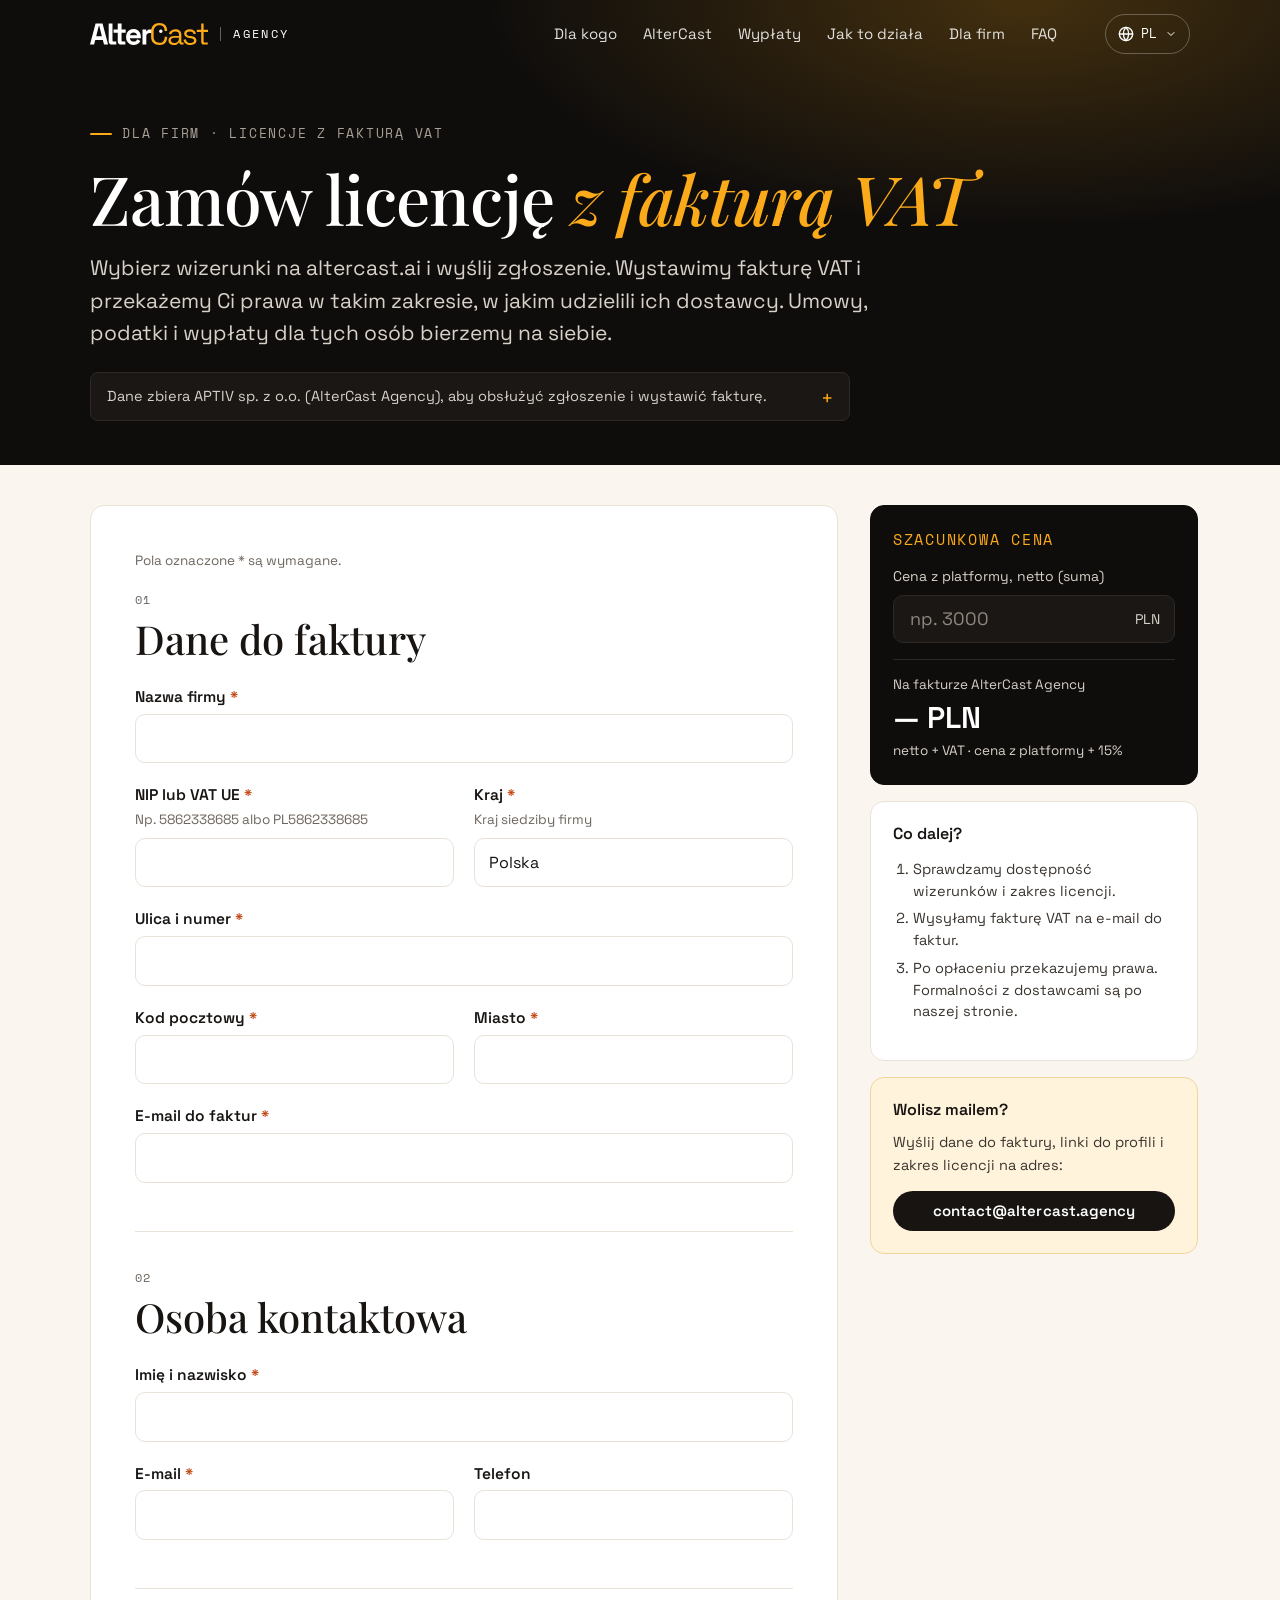
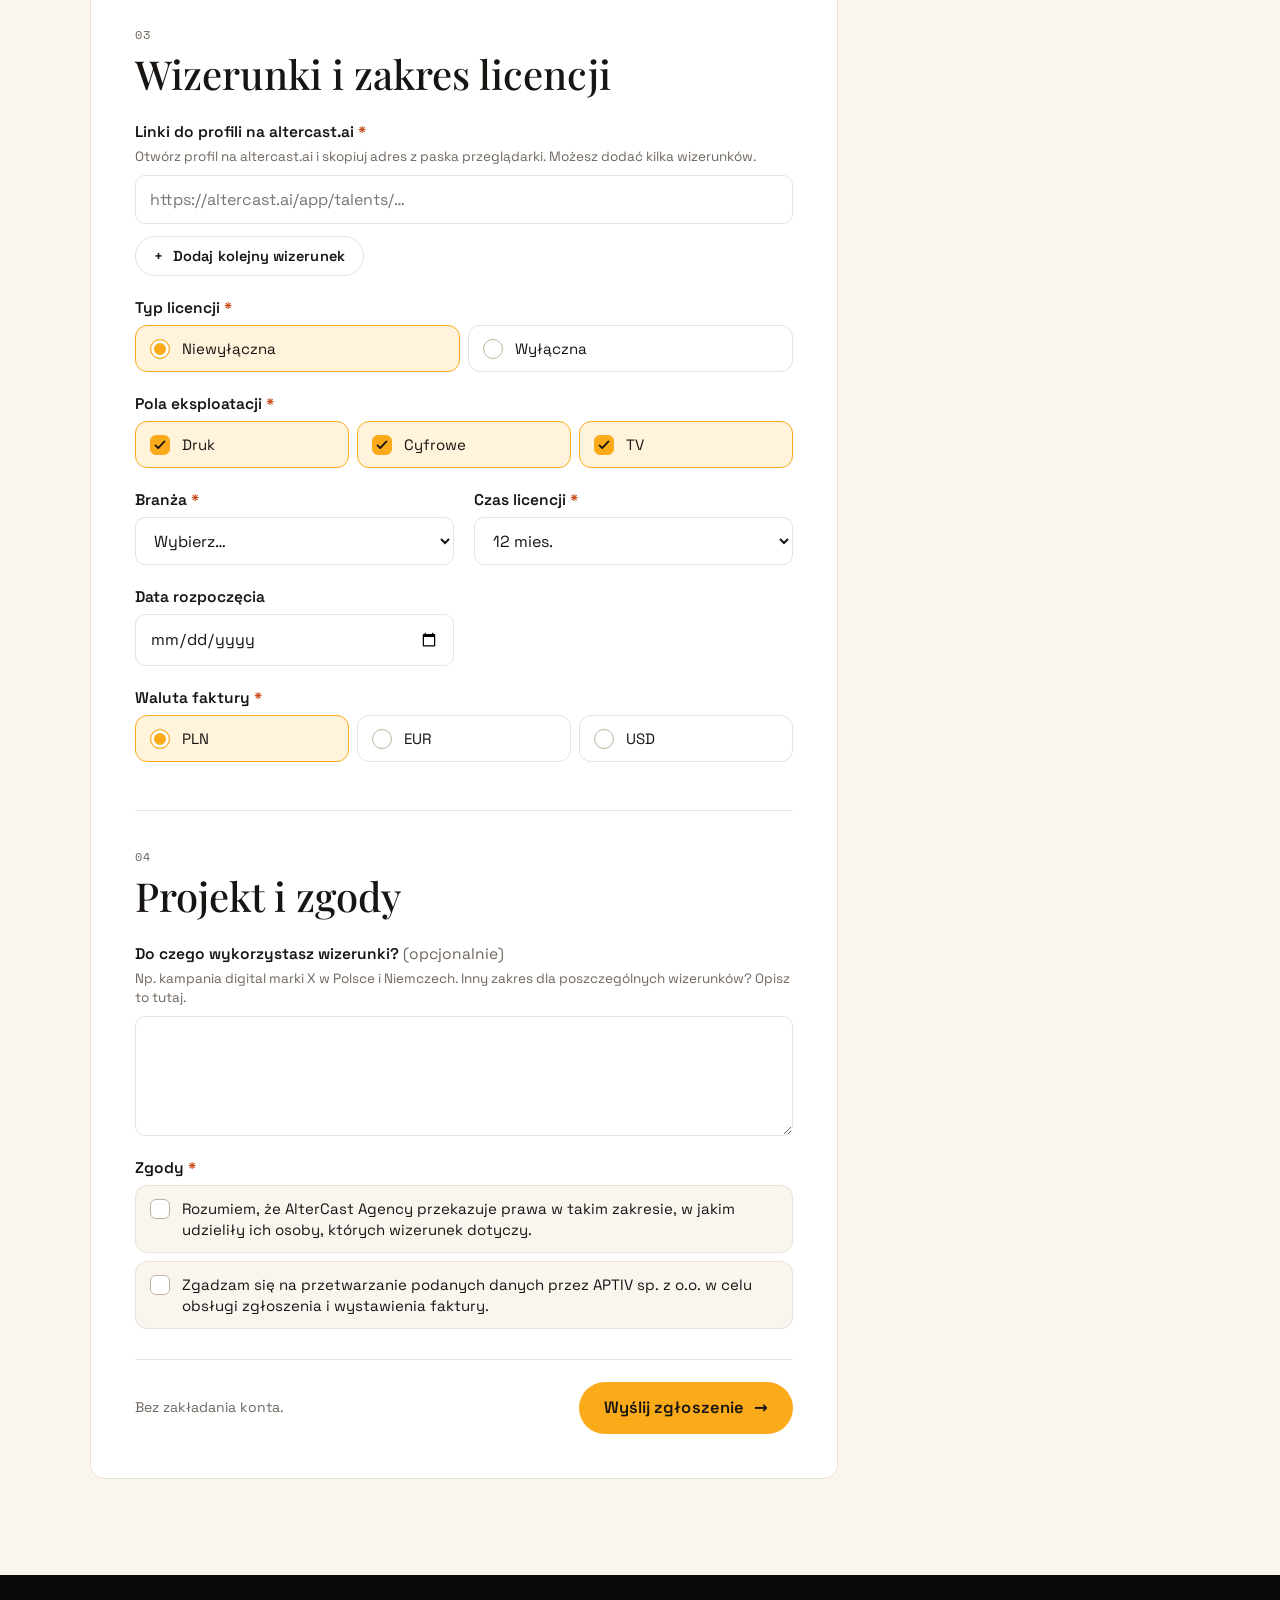
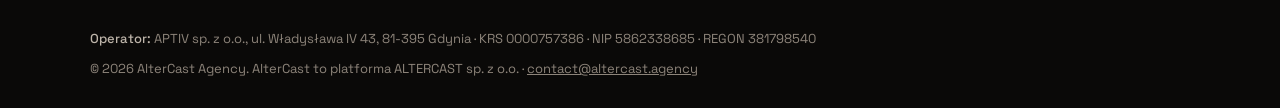
<file: dla-firm/index.html>
<!doctype html>
<html lang="pl" dir="ltr" data-lang="pl" class="no-js">
<head>
<meta charset="utf-8">
<meta name="viewport" content="width=device-width, initial-scale=1, viewport-fit=cover">
<title>Licencje z fakturą VAT dla firm — AlterCast Agency</title>
<meta name="description" content="Kupujesz licencje na wizerunki na AlterCast? AlterCast Agency wystawi fakturę VAT i rozliczy się z dostawcami, którzy nie prowadzą działalności gospodarczej. Cena z platformy + 15%.">
<link rel="canonical" href="https://altercast.agency/dla-firm/">
<meta name="theme-color" content="#0f0d0c">
<meta property="og:type" content="website">
<meta property="og:site_name" content="AlterCast Agency">
<meta property="og:title" content="Licencje z fakturą VAT dla firm — AlterCast Agency">
<meta property="og:description" content="Kupujesz licencje na wizerunki na AlterCast? AlterCast Agency wystawi fakturę VAT i rozliczy się z dostawcami, którzy nie prowadzą działalności gospodarczej. Cena z platformy + 15%.">
<meta property="og:url" content="https://altercast.agency/dla-firm/">
<meta property="og:locale" content="pl_PL">
<meta property="og:image" content="https://altercast.agency/assets/og-pl.png">
<meta property="og:image:width" content="1200">
<meta property="og:image:height" content="630">
<meta name="twitter:card" content="summary_large_image">
<link rel="icon" type="image/svg+xml" href="../assets/icon.svg">
<link rel="apple-touch-icon" href="../assets/apple-touch-icon.png">
<link rel="stylesheet" href="../assets/style.css?v=20261020a">
<link rel="stylesheet" href="../assets/form.css?v=20261016d">
<link rel="stylesheet" href="../assets/firm.css?v=20261020a">
</head>
<body class="form-page">
<svg width="0" height="0" style="position:absolute" aria-hidden="true"><symbol id="ac-logo" viewBox="0 0 1104 205"><g fill="var(--logo-wordmark, #231f20)"><path d="M0 201.273L51.9676 3.97577H116.865L168.832 201.273H130.541L119.849 157.788H48.9838L38.2919 201.273H0ZM57.6865 123.497H110.649L86.7784 27.3333H81.8054L57.9351 123.497H57.6865Z"/><path d="M289.675 201.273C280.475 201.273 273.016 198.291 267.297 192.576C261.578 186.861 258.594 179.158 258.594 169.715V90.9455H219.805V61.6242H258.594V3.97577H294.151V61.3758H332.443V90.697H294.151V163.503C294.151 169.218 296.886 171.952 302.108 171.952H329.211V201.273H289.675Z"/><path d="M174.054 61.3758V3.97577H209.611V163.503C209.611 169.218 212.346 171.952 217.568 171.952H244.67V201.273H205.135C195.935 201.273 188.476 198.291 182.757 192.576C177.038 186.861 174.054 179.158 174.054 169.715V61.3758Z"/><path d="M406.789 205C392.865 205 380.681 202.018 369.989 196.055C359.297 190.091 351.092 181.891 345.124 170.958C339.157 160.024 336.173 147.352 336.173 132.691V129.212C336.173 114.551 339.157 101.879 344.876 90.9454C350.594 80.2606 358.8 71.8121 369.492 65.8485C379.935 59.8848 392.119 56.903 406.043 56.903C419.967 56.903 431.654 59.8848 441.849 66.097C452.043 72.3091 460 80.7576 465.47 91.4424C471.189 102.127 473.924 114.8 473.924 128.964V141.139H372.227C372.724 150.83 376.205 158.533 382.919 164.497C389.632 170.461 397.838 173.442 407.784 173.442C417.73 173.442 425.189 171.206 429.665 166.982C434.389 162.758 437.87 157.788 440.357 152.57L469.448 167.727C466.713 172.697 462.984 177.915 458.011 183.63C453.038 189.345 446.324 194.315 438.119 198.291C429.913 202.267 419.221 204.255 406.54 204.255L406.789 205ZM372.724 115.297H438.119C437.373 107.097 434.14 100.636 428.421 95.9151C422.703 90.9454 415.243 88.7091 406.043 88.7091C396.843 88.7091 388.886 91.1939 383.167 95.9151C377.449 100.885 373.967 107.345 372.724 115.297Z"/><path d="M489.34 201.273V61.3758H524.4V77.0303H529.373C531.362 71.3152 534.843 67.3394 539.567 64.6061C544.292 61.8727 550.011 60.6303 556.227 60.6303H580.346V92.1879H555.73C546.778 92.1879 539.319 94.6727 533.351 99.3939C527.632 104.115 524.649 111.57 524.649 121.509V201.024H489.092L489.34 201.273Z"/><path d="M659.914 92.6848C668.702 92.6848 675.827 85.5648 675.827 76.7818C675.827 67.9988 668.702 60.8788 659.914 60.8788C651.125 60.8788 644 67.9988 644 76.7818C644 85.5648 651.125 92.6848 659.914 92.6848Z"/></g><g fill="var(--logo-accent, #fbaa19)"><path d="M646.486 205C622.865 205 604.216 198.291 590.292 184.624C576.367 170.958 569.405 151.079 569.405 124.988V80.0121C569.405 53.9212 576.367 34.0424 590.292 20.3758C604.216 6.70909 622.865 0 646.486 0C670.108 0 687.762 6.46061 700.194 19.3818C712.627 32.303 718.843 50.1939 718.843 72.5576V74.0485H695.47V71.8121C695.47 56.903 691.492 44.7273 683.535 35.2848C675.578 25.8424 663.146 21.1212 646.486 21.1212C629.827 21.1212 616.649 26.3394 607.2 36.5273C597.751 46.7151 593.027 61.1273 593.027 79.5152V125.733C593.027 144.121 597.751 158.533 607.2 168.721C616.649 178.909 629.578 184.127 646.486 184.127C663.394 184.127 675.578 179.406 683.535 169.964C691.492 160.521 695.47 148.345 695.47 133.436V128.964H718.843V132.691C718.843 155.303 712.627 172.945 700.194 185.867C687.762 198.788 669.859 205.248 646.486 205.248V205Z"/><path d="M782.497 205C772.8 205 764.097 203.261 756.389 200.03C748.432 196.552 742.216 191.83 737.74 185.37C733.265 178.909 731.027 171.206 731.027 162.012C731.027 152.818 733.265 144.867 737.74 138.655C742.216 132.442 748.432 127.97 756.389 124.739C764.346 121.758 773.048 120.018 782.994 120.018H829.492V109.83C829.492 100.139 826.508 92.4364 820.789 86.7212C815.07 81.0061 806.616 78.2727 795.178 78.2727C783.74 78.2727 775.535 81.0061 769.319 86.2242C763.103 91.6909 758.876 98.6485 756.638 107.842L735.751 101.133C737.989 93.4303 741.47 86.4727 746.443 80.2606C751.416 74.0485 757.881 68.8303 766.086 65.103C774.292 61.3758 783.989 59.3879 795.427 59.3879C813.081 59.3879 826.757 63.8606 836.703 73.0545C846.4 82.2485 851.373 94.9212 851.373 111.57V173.939C851.373 179.655 854.108 182.388 859.33 182.388H872.011V201.273H852.616C846.4 201.273 841.427 199.533 837.697 196.055C833.967 192.576 831.978 187.855 831.978 182.139V180.648H828.497C826.508 184.127 823.773 187.855 820.292 191.83C816.811 195.806 812.086 198.788 806.119 201.521C800.151 204.006 792.194 205.248 782.746 205.248L782.497 205ZM784.984 185.867C798.162 185.867 808.854 181.891 817.059 174.188C825.265 166.485 829.243 155.552 829.243 141.388V138.406H783.492C774.54 138.406 767.33 140.394 761.611 144.121C755.892 147.848 752.908 153.812 752.908 161.515C752.908 169.218 755.892 175.182 761.859 179.655C767.827 184.127 775.535 186.115 784.735 186.115L784.984 185.867Z"/><path d="M936.411 205C919.254 205 904.832 201.024 893.146 193.073C881.459 185.121 874.249 172.697 871.762 155.552L892.897 150.83C894.389 159.776 897.124 166.982 901.351 172.2C905.578 177.418 910.551 181.145 916.768 183.133C922.984 185.37 929.449 186.364 936.411 186.364C946.854 186.364 954.811 184.376 961.027 180.152C967.243 175.927 969.978 170.461 969.978 163.503C969.978 156.545 966.995 151.327 961.276 148.345C955.557 145.364 947.6 143.127 937.654 141.139L925.968 139.152C917.016 137.661 909.059 135.176 901.6 132.194C894.141 129.212 888.422 124.739 884.195 119.273C879.968 113.806 877.73 107.097 877.73 98.6485C877.73 86.2243 882.454 76.5333 892.151 69.5758C901.849 62.6182 914.53 59.1394 930.195 59.1394C945.859 59.1394 958.541 62.6182 968.238 69.8242C977.935 76.7818 984.151 86.7212 986.886 99.6424L966 105.109C964.259 95.1697 960.281 88.2121 953.816 84.2364C947.351 80.2606 939.643 78.2727 930.195 78.2727C920.746 78.2727 913.286 80.0121 907.816 83.4909C902.346 86.9697 899.611 92.1879 899.611 98.897C899.611 105.606 902.097 110.327 907.319 113.309C912.541 116.291 919.503 118.776 927.957 120.267L939.643 122.255C949.341 123.994 958.292 126.23 966 129.212C973.708 132.194 979.924 136.418 984.649 141.636C989.373 146.855 991.611 154.309 991.611 163.006C991.611 176.424 986.638 186.861 976.443 194.315C966.497 201.77 952.822 205.249 935.914 205.249L936.411 205Z"/><path d="M1060.98 201.273C1053.03 201.273 1047.06 199.036 1042.83 194.812C1038.61 190.588 1036.37 184.624 1036.37 177.17V82.9939H994.843V63.6121H1036.37V3.97577H1058.75V63.3636H1103.75V82.7455H1058.75V173.442C1058.75 179.158 1061.48 181.891 1066.95 181.891H1097.78V201.024H1061.23L1060.98 201.273Z"/></g></symbol></svg>
<a class="skip" href="#main">Przejdź do treści</a>
<header class="site-header is-solid">
  <div class="wrap">
    <a class="brand" href="../" aria-label="AlterCast Agency"><svg viewBox="0 0 1104 205" role="img" aria-label="AlterCast"><use href="#ac-logo"/></svg><span class="brand-tag">Agency</span></a>
    <nav class="nav" aria-label="Main"><a href="../#dla-kogo">Dla kogo</a><a href="../#altercast">AlterCast</a><a href="../#wyplaty">Wypłaty</a><a href="../#jak-to-dziala">Jak to działa</a><a href="../#dla-firm" aria-current="page">Dla firm</a><a href="../#faq">FAQ</a></nav>
    <div class="header-actions"><details class="lang-menu"><summary aria-label="Język strony: Polski"><svg class="lm-globe" viewBox="0 0 24 24" fill="none" stroke="currentColor" stroke-width="2" stroke-linecap="round" stroke-linejoin="round" aria-hidden="true"><circle cx="12" cy="12" r="10"/><path d="M12 2a14.5 14.5 0 0 0 0 20 14.5 14.5 0 0 0 0-20"/><path d="M2 12h20"/></svg><span lang="pl">PL</span><svg class="lm-chev" viewBox="0 0 24 24" fill="none" stroke="currentColor" stroke-width="2" stroke-linecap="round" stroke-linejoin="round" aria-hidden="true"><path d="m6 9 6 6 6-6"/></svg></summary><nav class="lang-list" aria-label="Język strony"><a href="../dla-firm/" hreflang="pl" lang="pl" aria-current="true"><span>Polski</span><span class="lc">PL</span></a><a href="../en/" hreflang="en" lang="en"><span>English</span><span class="lc">EN</span></a><a href="../ua/" hreflang="uk" lang="uk"><span>Українська</span><span class="lc">UA</span></a><a href="../ru/" hreflang="ru" lang="ru"><span>Русский</span><span class="lc">RU</span></a><a href="../zh/" hreflang="zh-Hans" lang="zh-Hans"><span>简体中文</span><span class="lc">ZH</span></a><a href="../ar/" hreflang="ar" lang="ar"><span>العربية</span><span class="lc">AR</span></a></nav></details></div>
    <button class="menu-btn" type="button" aria-expanded="false" aria-controls="mobile-panel" aria-label="Menu"><svg viewBox="0 0 24 24" fill="none" stroke="currentColor" stroke-width="2" stroke-linecap="round" stroke-linejoin="round" aria-hidden="true"><line x1="4" x2="20" y1="6" y2="6"/><line x1="4" x2="20" y1="12" y2="12"/><line x1="4" x2="20" y1="18" y2="18"/></svg></button>
  </div>
  <div class="mobile-panel" id="mobile-panel"><a class="m-link" href="../#dla-kogo">Dla kogo</a><a class="m-link" href="../#altercast">Czym jest AlterCast</a><a class="m-link" href="../#wyplaty">Wypłaty bez Stripe</a><a class="m-link" href="../#jak-to-dziala">Jak to działa</a><a class="m-link" href="../#dla-firm">Dla firm: faktura VAT</a><a class="m-link" href="../#faq">FAQ</a></div>
</header>
<main id="main">
  <section class="form-hero">
    <div class="wrap">
      <span class="eyebrow">Dla firm · licencje z fakturą VAT</span>
      <h1 class="h2 form-h1">Zamów licencję <em>z fakturą VAT</em></h1>
      <p class="lead">Wybierz wizerunki na altercast.ai i wyślij zgłoszenie. Wystawimy fakturę VAT i przekażemy Ci prawa w takim zakresie, w jakim udzielili ich dostawcy. Umowy, podatki i wypłaty dla tych osób bierzemy na siebie.</p>
      <details class="form-about"><summary>Dane zbiera APTIV sp. z o.o. (AlterCast Agency), aby obsłużyć zgłoszenie i wystawić fakturę.</summary><p>Na podstawie tych danych sprawdzamy dostępność wybranych wizerunków, wystawiamy fakturę VAT i kontaktujemy się w sprawie licencji. Administratorem danych jest APTIV sp. z o.o., ul. Władysława IV 43, 81-395 Gdynia. Kontakt: contact@altercast.agency.</p></details>
    </div>
  </section>
  <section class="form-wrap">
    <div class="wrap firm-grid">
      <div class="form-col">
        <div class="draft-note" data-prefill-note hidden><span class="dn-text">Uzupełniliśmy link i zakres licencji z altercast.ai. Sprawdź dane i dodaj kolejne wizerunki, jeśli chcesz.</span></div>
        <form id="firm-form" class="form-card" novalidate>
          <p class="req-legend">Pola oznaczone * są wymagane.</p>
          <div class="hp" aria-hidden="true"><label>Website <input type="text" name="website" tabindex="-1" autocomplete="off"></label></div>

          <section class="firm-part" aria-labelledby="fp1">
            <p class="step-count">01</p>
            <h2 class="step-title" id="fp1">Dane do faktury</h2>
            <div class="step-fields">
              <div class="field f-wide" data-req><label class="f-label" for="f-company">Nazwa firmy <span class="req" aria-hidden="true">*</span></label><input class="input" id="f-company" name="company" type="text" autocomplete="organization" required aria-describedby="f-company-err"><p class="f-err" id="f-company-err" role="alert"></p></div>
              <div class="field" data-req><label class="f-label" for="f-tax">NIP lub VAT UE <span class="req" aria-hidden="true">*</span></label><p class="f-help" id="f-tax-help">Np. 5862338685 albo PL5862338685</p><input class="input" id="f-tax" name="taxId" type="text" autocomplete="off" required aria-describedby="f-tax-help f-tax-err"><p class="f-err" id="f-tax-err" role="alert"></p></div>
              <div class="field" data-req><label class="f-label" for="f-country">Kraj <span class="req" aria-hidden="true">*</span></label><p class="f-help" id="f-country-help">Kraj siedziby firmy</p><input class="input" id="f-country" name="country" type="text" autocomplete="country-name" value="Polska" required aria-describedby="f-country-help f-country-err"><p class="f-err" id="f-country-err" role="alert"></p></div>
              <div class="field f-wide" data-req><label class="f-label" for="f-street">Ulica i numer <span class="req" aria-hidden="true">*</span></label><input class="input" id="f-street" name="street" type="text" autocomplete="address-line1" required aria-describedby="f-street-err"><p class="f-err" id="f-street-err" role="alert"></p></div>
              <div class="field" data-req><label class="f-label" for="f-postal">Kod pocztowy <span class="req" aria-hidden="true">*</span></label><input class="input" id="f-postal" name="postal" type="text" autocomplete="postal-code" required aria-describedby="f-postal-err"><p class="f-err" id="f-postal-err" role="alert"></p></div>
              <div class="field" data-req><label class="f-label" for="f-city">Miasto <span class="req" aria-hidden="true">*</span></label><input class="input" id="f-city" name="city" type="text" autocomplete="address-level2" required aria-describedby="f-city-err"><p class="f-err" id="f-city-err" role="alert"></p></div>
              <div class="field f-wide" data-req><label class="f-label" for="f-invoice">E-mail do faktur <span class="req" aria-hidden="true">*</span></label><input class="input" id="f-invoice" name="invoiceEmail" type="email" autocomplete="email" required aria-describedby="f-invoice-err"><p class="f-err" id="f-invoice-err" role="alert"></p></div>
            </div>
          </section>

          <section class="firm-part" aria-labelledby="fp2">
            <p class="step-count">02</p>
            <h2 class="step-title" id="fp2">Osoba kontaktowa</h2>
            <div class="step-fields">
              <div class="field f-wide" data-req><label class="f-label" for="f-name">Imię i nazwisko <span class="req" aria-hidden="true">*</span></label><input class="input" id="f-name" name="contactName" type="text" autocomplete="name" required aria-describedby="f-name-err"><p class="f-err" id="f-name-err" role="alert"></p></div>
              <div class="field" data-req><label class="f-label" for="f-email">E-mail <span class="req" aria-hidden="true">*</span></label><input class="input" id="f-email" name="contactEmail" type="email" autocomplete="email" required aria-describedby="f-email-err"><p class="f-err" id="f-email-err" role="alert"></p></div>
              <div class="field"><label class="f-label" for="f-phone">Telefon</label><input class="input" id="f-phone" name="phone" type="tel" autocomplete="tel" aria-describedby="f-phone-err"><p class="f-err" id="f-phone-err" role="alert"></p></div>
            </div>
          </section>

          <section class="firm-part" aria-labelledby="fp3">
            <p class="step-count">03</p>
            <h2 class="step-title" id="fp3">Wizerunki i zakres licencji</h2>
            <div class="step-fields">
              <div class="field f-wide" data-profiles-field role="group" aria-labelledby="prof-l">
                <p class="f-label" id="prof-l">Linki do profili na altercast.ai <span class="req" aria-hidden="true">*</span></p>
                <p class="f-help" id="prof-help">Otwórz profil na altercast.ai i skopiuj adres z paska przeglądarki. Możesz dodać kilka wizerunków.</p>
                <div class="prof-list" data-profiles>
                  <div class="prof-row"><label class="visually-hidden" for="prof-1">Wizerunek 1</label><input class="input" id="prof-1" name="profile" type="url" inputmode="url" autocomplete="off" placeholder="https://altercast.ai/app/talents/…" aria-describedby="prof-help prof-err"><button type="button" class="prof-remove" data-remove aria-label="Usuń wizerunek 1" hidden><svg viewBox="0 0 24 24" fill="none" stroke="currentColor" stroke-width="2" stroke-linecap="round" aria-hidden="true"><path d="M6 6l12 12"/><path d="M18 6 6 18"/></svg></button></div>
                </div>
                <button type="button" class="btn btn-ghost-dark btn-sm prof-add" data-add-profile><span aria-hidden="true">+</span> Dodaj kolejny wizerunek</button>
                <p class="f-err" id="prof-err" role="alert"></p>
              </div>
              <fieldset class="field" data-req aria-describedby="f-type-err"><legend class="f-label">Typ licencji <span class="req" aria-hidden="true">*</span></legend><div class="choices choices-inline"><label class="choice" for="f-type-0"><input type="radio" id="f-type-0" name="licenseType" value="Niewyłączna" checked><span class="c-box" aria-hidden="true"></span><span class="c-text">Niewyłączna</span></label><label class="choice" for="f-type-1"><input type="radio" id="f-type-1" name="licenseType" value="Wyłączna"><span class="c-box" aria-hidden="true"></span><span class="c-text">Wyłączna</span></label></div><p class="f-err" id="f-type-err" role="alert"></p></fieldset>
              <fieldset class="field" data-req aria-describedby="f-fields-err"><legend class="f-label">Pola eksploatacji <span class="req" aria-hidden="true">*</span></legend><div class="choices choices-inline"><label class="choice" for="f-fields-0"><input type="checkbox" id="f-fields-0" name="fields" value="Druk" checked><span class="c-box" aria-hidden="true"></span><span class="c-text">Druk</span></label><label class="choice" for="f-fields-1"><input type="checkbox" id="f-fields-1" name="fields" value="Cyfrowe" checked><span class="c-box" aria-hidden="true"></span><span class="c-text">Cyfrowe</span></label><label class="choice" for="f-fields-2"><input type="checkbox" id="f-fields-2" name="fields" value="TV" checked><span class="c-box" aria-hidden="true"></span><span class="c-text">TV</span></label></div><p class="f-err" id="f-fields-err" role="alert"></p></fieldset>
              <div class="field" data-req><label class="f-label" for="f-industry">Branża <span class="req" aria-hidden="true">*</span></label><select class="input" id="f-industry" name="industry" required aria-describedby="f-industry-err"><option value="">Wybierz…</option><option>Motoryzacja</option><option>Uroda</option><option>Moda</option><option>Technologie</option><option>Finanse</option><option>Żywność i napoje</option><option>Zdrowie</option><option>Nieruchomości</option><option>E-commerce</option><option>Sport</option><option>Podróże</option><option>Edukacja</option><option>Rozrywka</option><option>Gry</option><option>Inna</option></select><p class="f-err" id="f-industry-err" role="alert"></p></div>
              <div class="field" data-req><label class="f-label" for="f-duration">Czas licencji <span class="req" aria-hidden="true">*</span></label><select class="input" id="f-duration" name="duration" required aria-describedby="f-duration-err"><option>3 mies.</option><option>6 mies.</option><option selected>12 mies.</option><option>24 mies.</option></select><p class="f-err" id="f-duration-err" role="alert"></p></div>
              <div class="field"><label class="f-label" for="f-start">Data rozpoczęcia</label><input class="input" id="f-start" name="startDate" type="date" aria-describedby="f-start-err"><p class="f-err" id="f-start-err" role="alert"></p></div>
              <fieldset class="field" data-req aria-describedby="f-cur-err"><legend class="f-label">Waluta faktury <span class="req" aria-hidden="true">*</span></legend><div class="choices choices-inline"><label class="choice" for="f-cur-0"><input type="radio" id="f-cur-0" name="currency" value="PLN" checked><span class="c-box" aria-hidden="true"></span><span class="c-text">PLN</span></label><label class="choice" for="f-cur-1"><input type="radio" id="f-cur-1" name="currency" value="EUR"><span class="c-box" aria-hidden="true"></span><span class="c-text">EUR</span></label><label class="choice" for="f-cur-2"><input type="radio" id="f-cur-2" name="currency" value="USD"><span class="c-box" aria-hidden="true"></span><span class="c-text">USD</span></label></div><p class="f-err" id="f-cur-err" role="alert"></p></fieldset>
            </div>
          </section>

          <section class="firm-part" aria-labelledby="fp4">
            <p class="step-count">04</p>
            <h2 class="step-title" id="fp4">Projekt i zgody</h2>
            <div class="step-fields">
              <div class="field f-wide"><label class="f-label" for="f-project">Do czego wykorzystasz wizerunki? <span class="f-opt">(opcjonalnie)</span></label><p class="f-help" id="f-project-help">Np. kampania digital marki X w Polsce i Niemczech. Inny zakres dla poszczególnych wizerunków? Opisz to tutaj.</p><textarea class="input" id="f-project" name="project" rows="4" aria-describedby="f-project-help"></textarea></div>
              <fieldset class="field f-wide" data-req data-all aria-describedby="f-consent-err"><legend class="f-label">Zgody <span class="req" aria-hidden="true">*</span></legend><div class="choices choices-consent"><label class="choice" for="f-consent-0"><input type="checkbox" id="f-consent-0" name="consents" value="Rozumiem, że AlterCast Agency przekazuje prawa w takim zakresie, w jakim udzieliły ich osoby, których wizerunek dotyczy"><span class="c-box" aria-hidden="true"></span><span class="c-text">Rozumiem, że AlterCast Agency przekazuje prawa w takim zakresie, w jakim udzieliły ich osoby, których wizerunek dotyczy.</span></label><label class="choice" for="f-consent-1"><input type="checkbox" id="f-consent-1" name="consents" value="Zgadzam się na przetwarzanie danych przez APTIV sp. z o.o. w celu obsługi zgłoszenia i wystawienia faktury"><span class="c-box" aria-hidden="true"></span><span class="c-text">Zgadzam się na przetwarzanie podanych danych przez APTIV sp. z o.o. w celu obsługi zgłoszenia i wystawienia faktury.</span></label></div><p class="f-err" id="f-consent-err" role="alert"></p></fieldset>
            </div>
          </section>

          <p class="form-alert" role="alert" hidden></p>
          <div class="form-actions">
            <p class="firm-note">Bez zakładania konta.</p>
            <button type="submit" class="btn" data-submit>Wyślij zgłoszenie <span class="arr" aria-hidden="true">→</span></button>
          </div>
        </form>

        <div class="form-done" data-done hidden tabindex="-1">
          <div class="fd-icon" aria-hidden="true"><svg viewBox="0 0 24 24" fill="none" stroke="currentColor" stroke-width="2" stroke-linecap="round" stroke-linejoin="round"><path d="m5 12 5 5 9-10"/></svg></div>
          <h2 class="h2">Dziękujemy! Zgłoszenie dotarło.</h2>
          <p class="lead">Sprawdzimy dostępność wizerunków i wyślemy fakturę VAT na <strong data-done-email></strong>. Po jej opłaceniu przekażemy Ci prawa.</p>
          <p class="firm-done-back"><a class="btn btn-dark" href="../">Wróć na stronę główną</a></p>
        </div>
      </div>

      <aside class="firm-aside" aria-label="Podsumowanie">
        <div class="firm-card dark">
          <p class="calc-k">Szacunkowa cena</p>
          <label class="calc-label" for="calc-price">Cena z platformy, netto (suma)</label>
          <div class="calc-box"><input id="calc-price" name="platformPrice" type="text" inputmode="decimal" autocomplete="off" placeholder="np. 3000" form="firm-form"><span data-cur>PLN</span></div>
          <div class="calc-out" aria-live="polite">
            <span class="co-l">Na fakturze AlterCast Agency</span>
            <span class="co-v"><span data-agency>—</span> <span data-cur>PLN</span></span>
            <span class="co-n">netto + VAT · cena z platformy + 15%</span>
          </div>
        </div>
        <div class="firm-card">
          <h2>Co dalej?</h2>
          <ol><li>Sprawdzamy dostępność wizerunków i zakres licencji.</li><li>Wysyłamy fakturę VAT na e-mail do faktur.</li><li>Po opłaceniu przekazujemy prawa. Formalności z dostawcami są po naszej stronie.</li></ol>
        </div>
        <div class="firm-card soft">
          <h2>Wolisz mailem?</h2>
          <p>Wyślij dane do faktury, linki do profili i zakres licencji na adres:</p>
          <a class="btn btn-dark btn-sm" href="mailto:contact@altercast.agency?subject=Licencja%20z%20faktur%C4%85%20VAT">contact@altercast.agency</a>
        </div>
      </aside>
    </div>
  </section>
</main>

<footer class="site-footer form-footer">
  <div class="wrap foot-legal">
    <p style="margin:0"><strong>Operator:</strong> APTIV sp. z o.o., ul. Władysława IV 43, 81-395 Gdynia · KRS 0000757386 · NIP 5862338685 · REGON 381798540</p>
    <p style="margin:0">© 2026 AlterCast Agency. AlterCast to platforma ALTERCAST sp. z o.o. · <a href="mailto:contact@altercast.agency" style="color:inherit">contact@altercast.agency</a></p>
  </div>
</footer>
<script>window.AC_FIRM = {"endpoint": "https://script.google.com/macros/s/AKfycbwFvZkBCqkhR9z35SCWkE0ldtDjh2Kbcg7Z85dbdcax1qMhUZnXMtUK0NlJTAEGu2aAxA/exec", "mail": "contact@altercast.agency"};</script>
<script src="../assets/app.js?v=20261016d" defer></script>
<script src="../assets/firm.js?v=20261020b" defer></script>
</body>
</html>
</file>
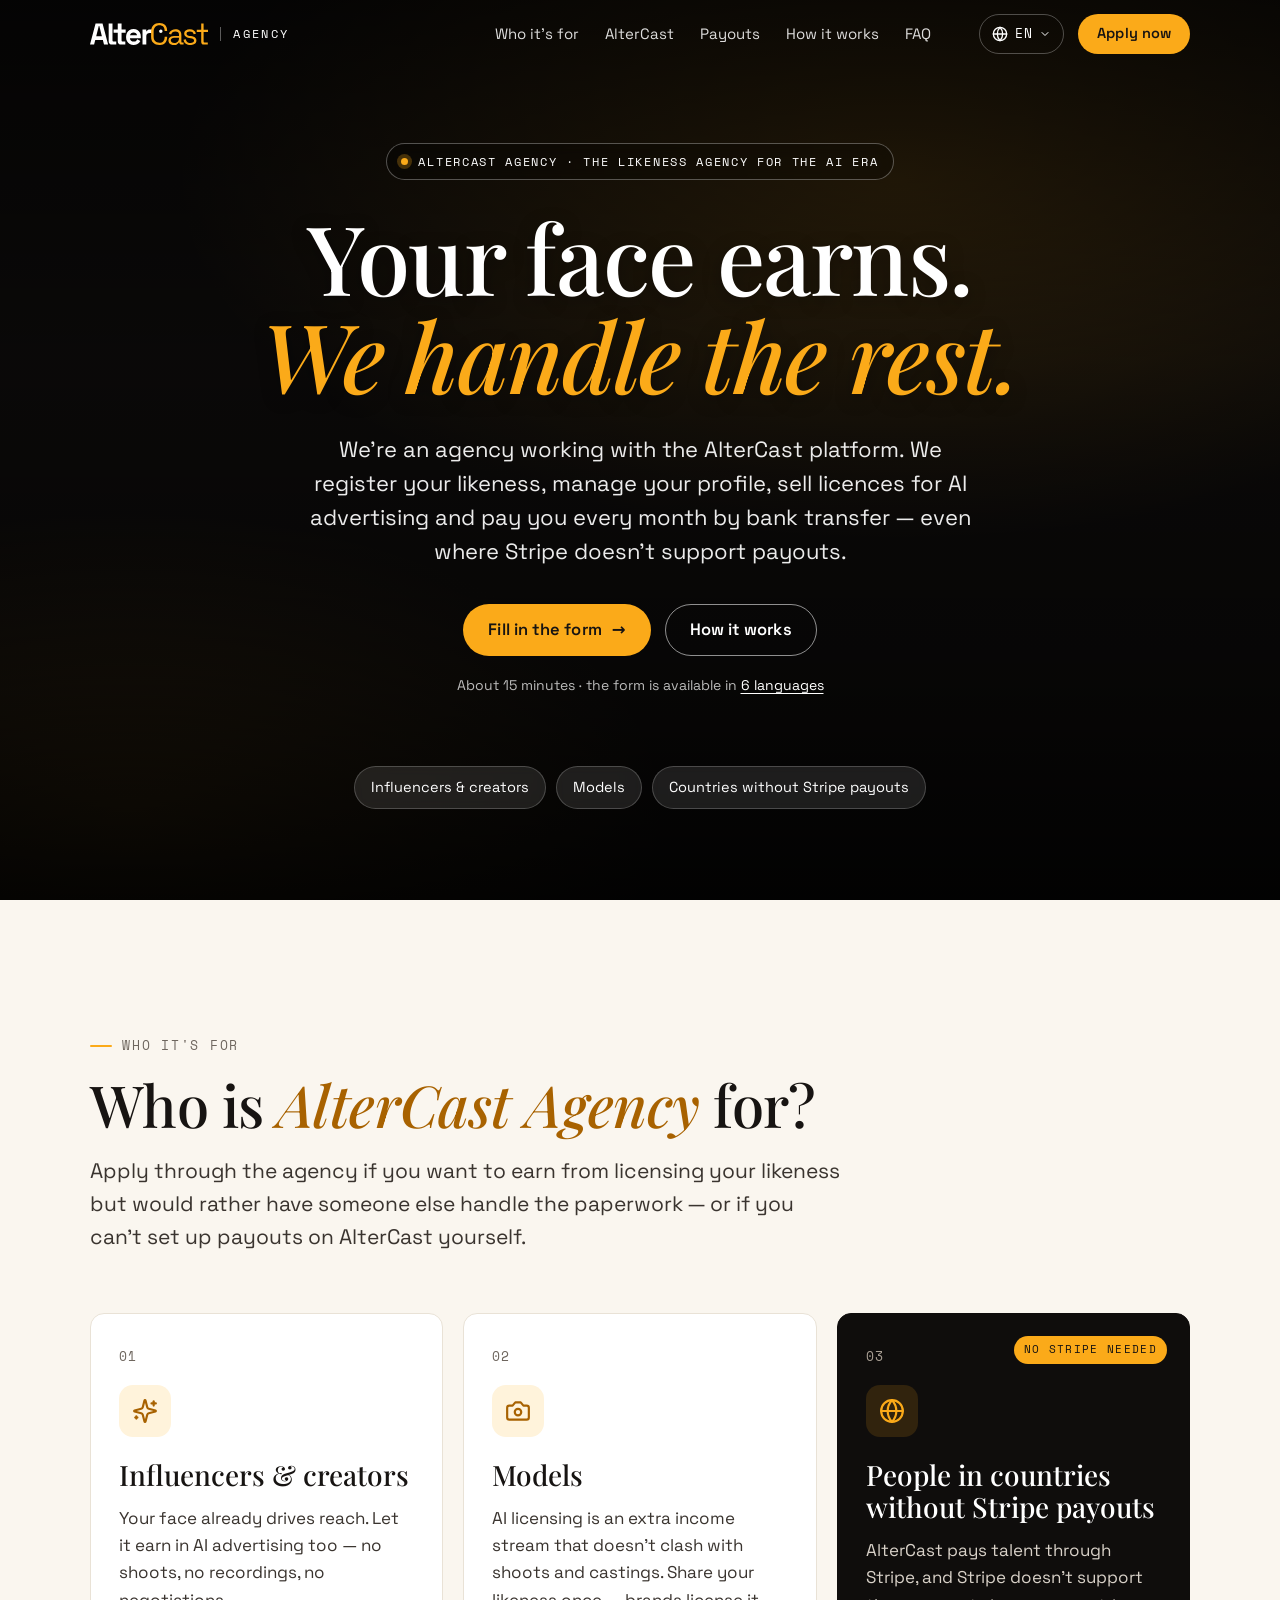
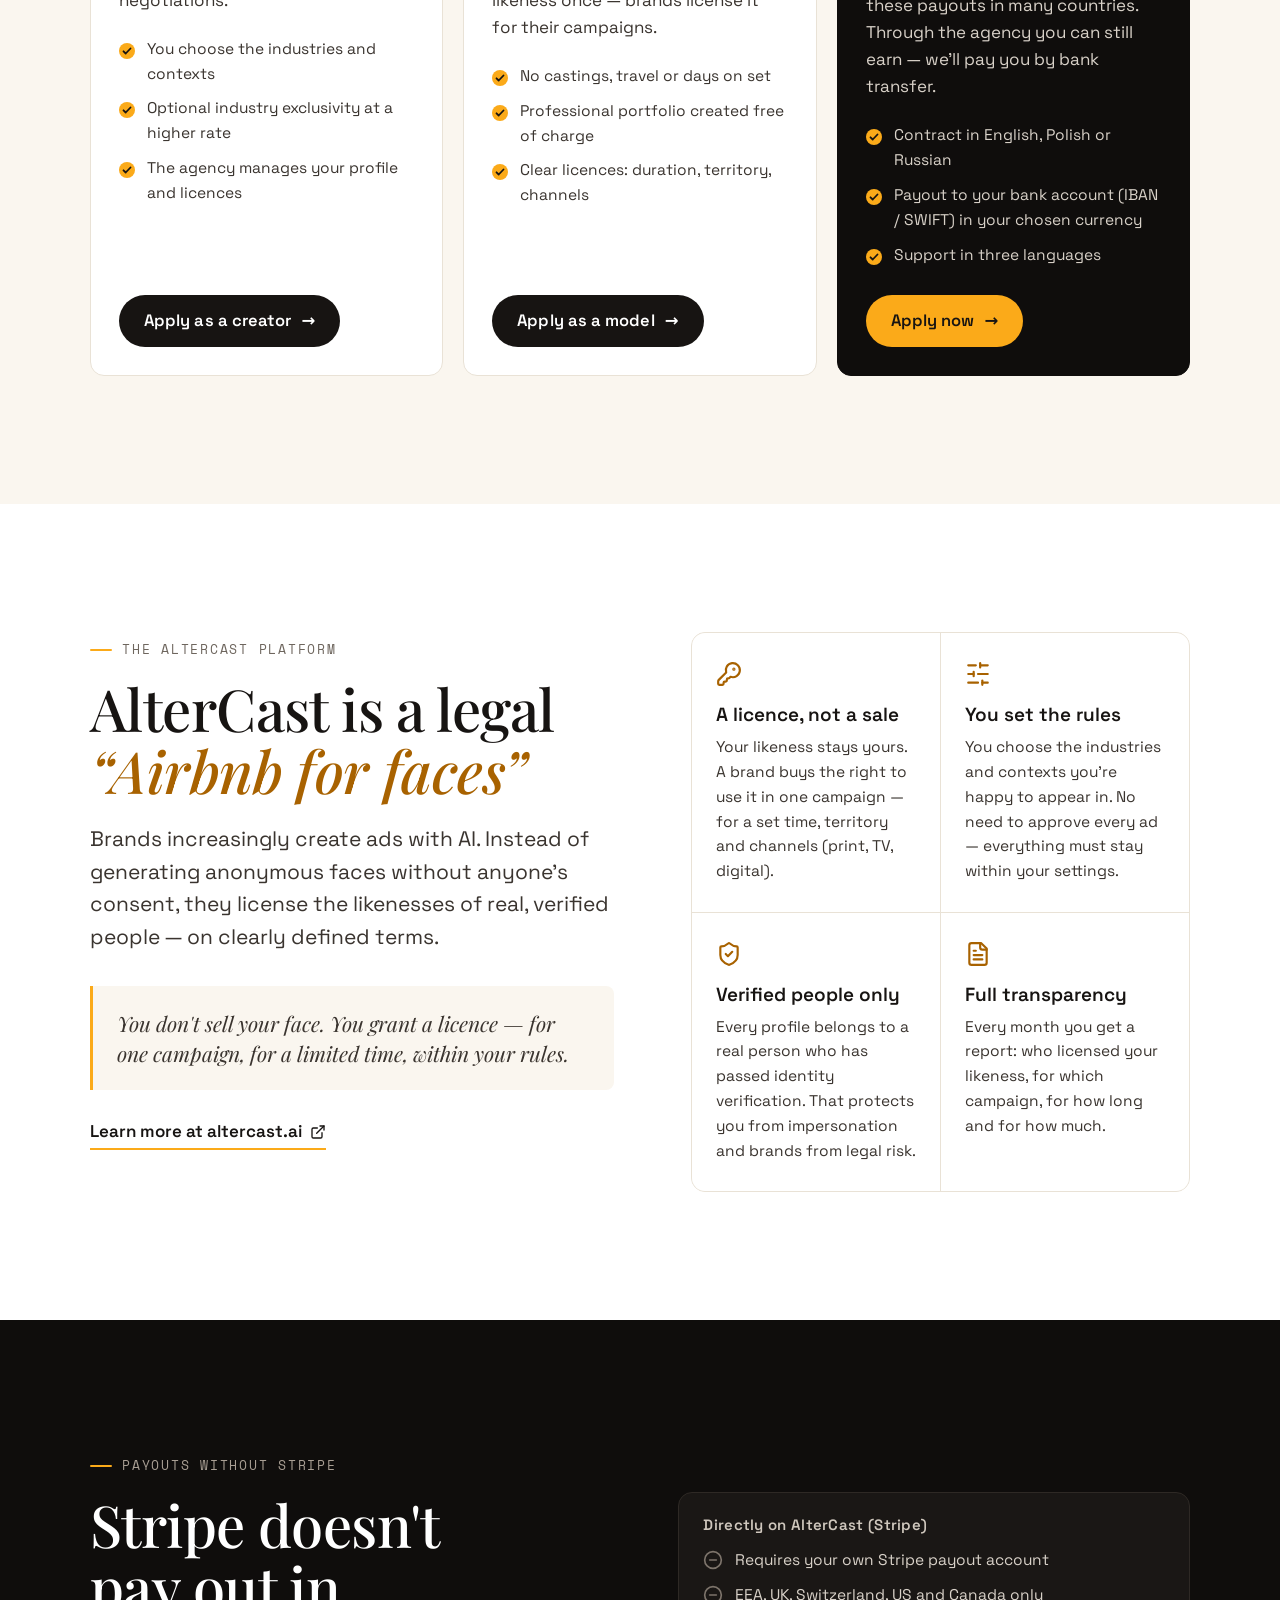
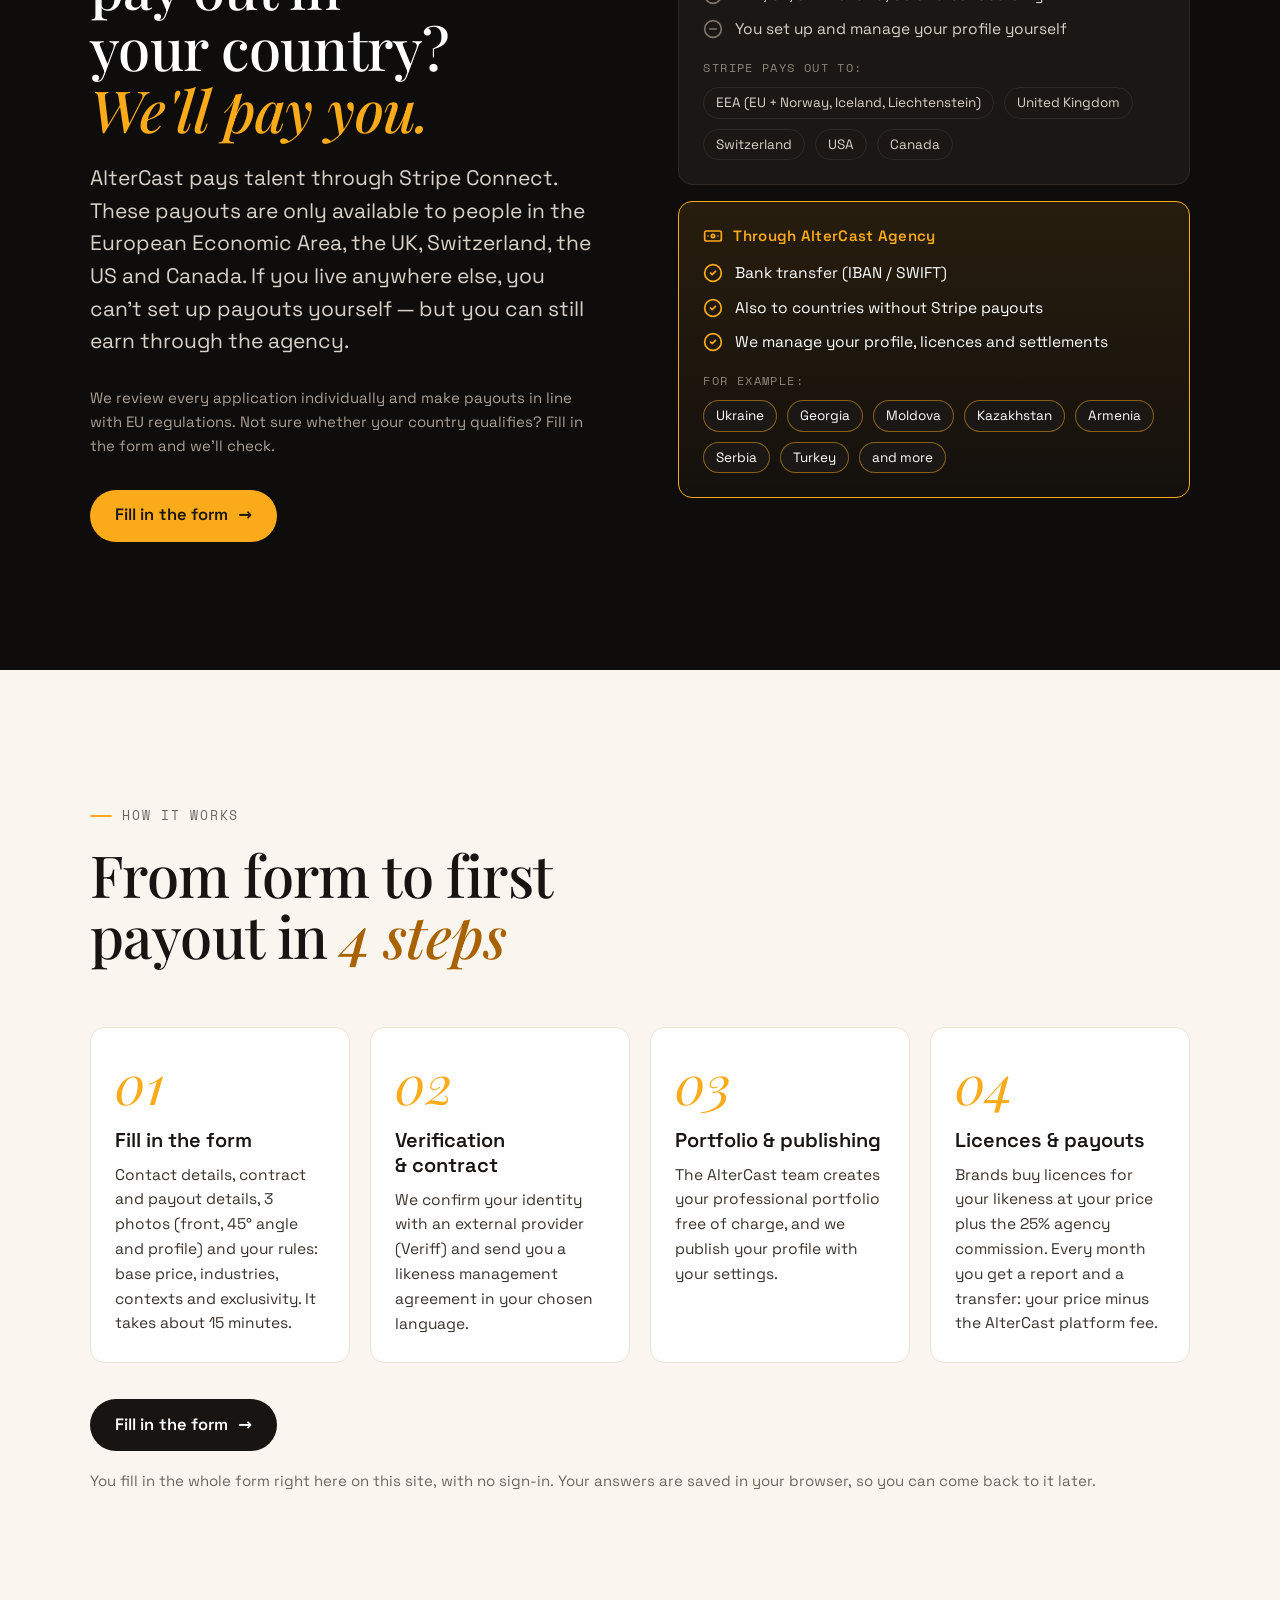
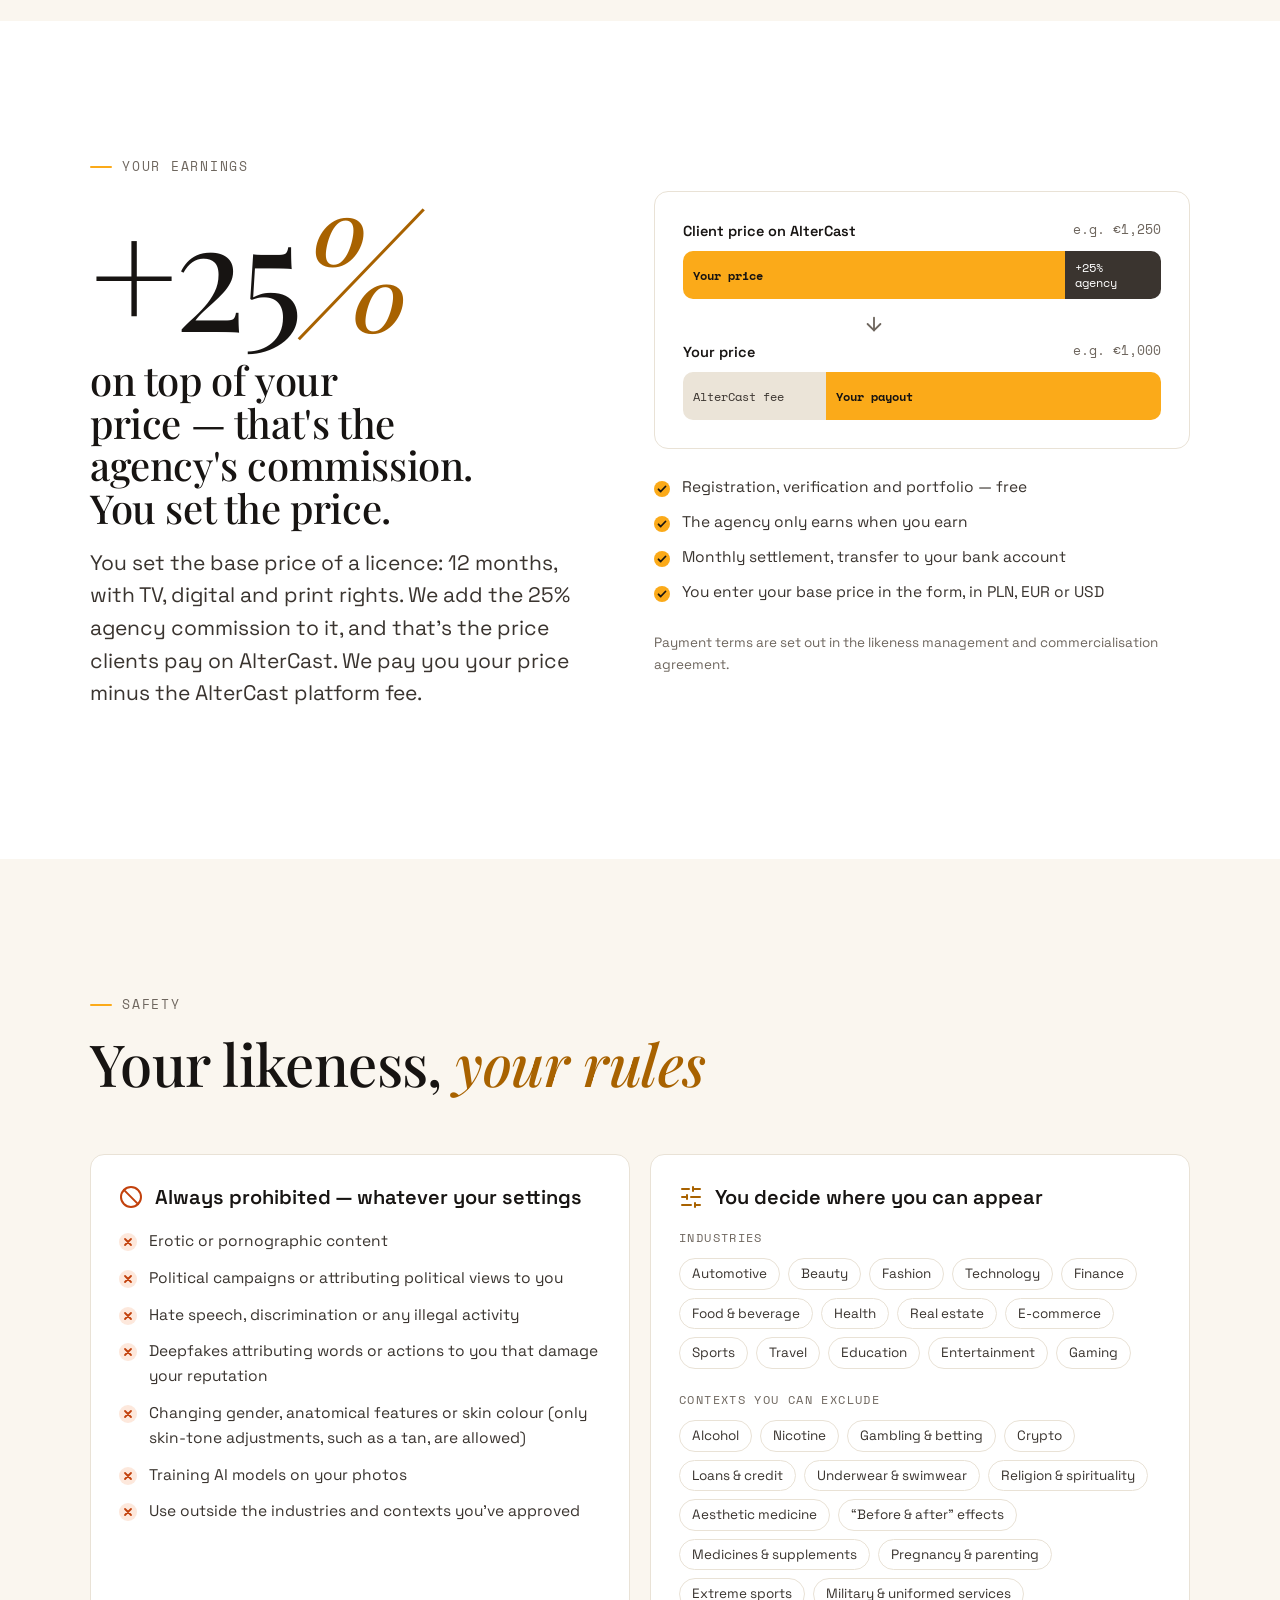
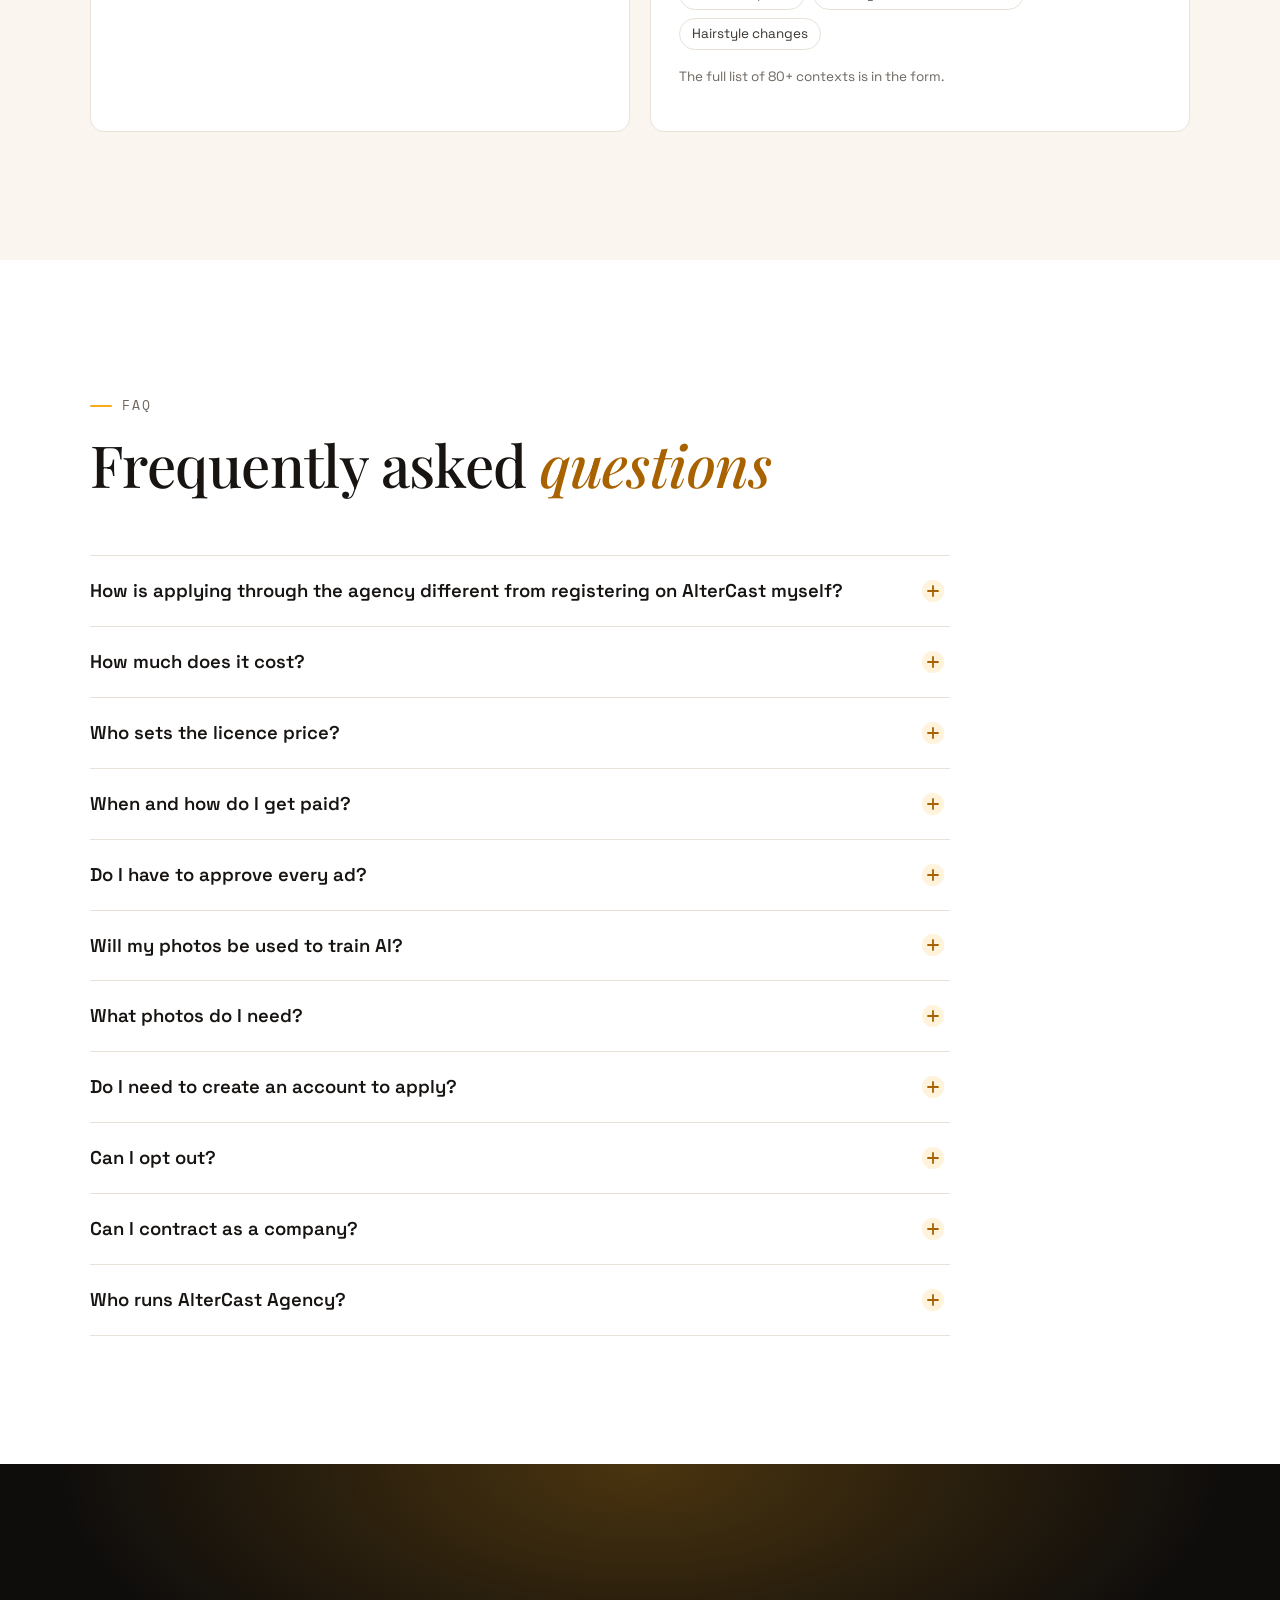
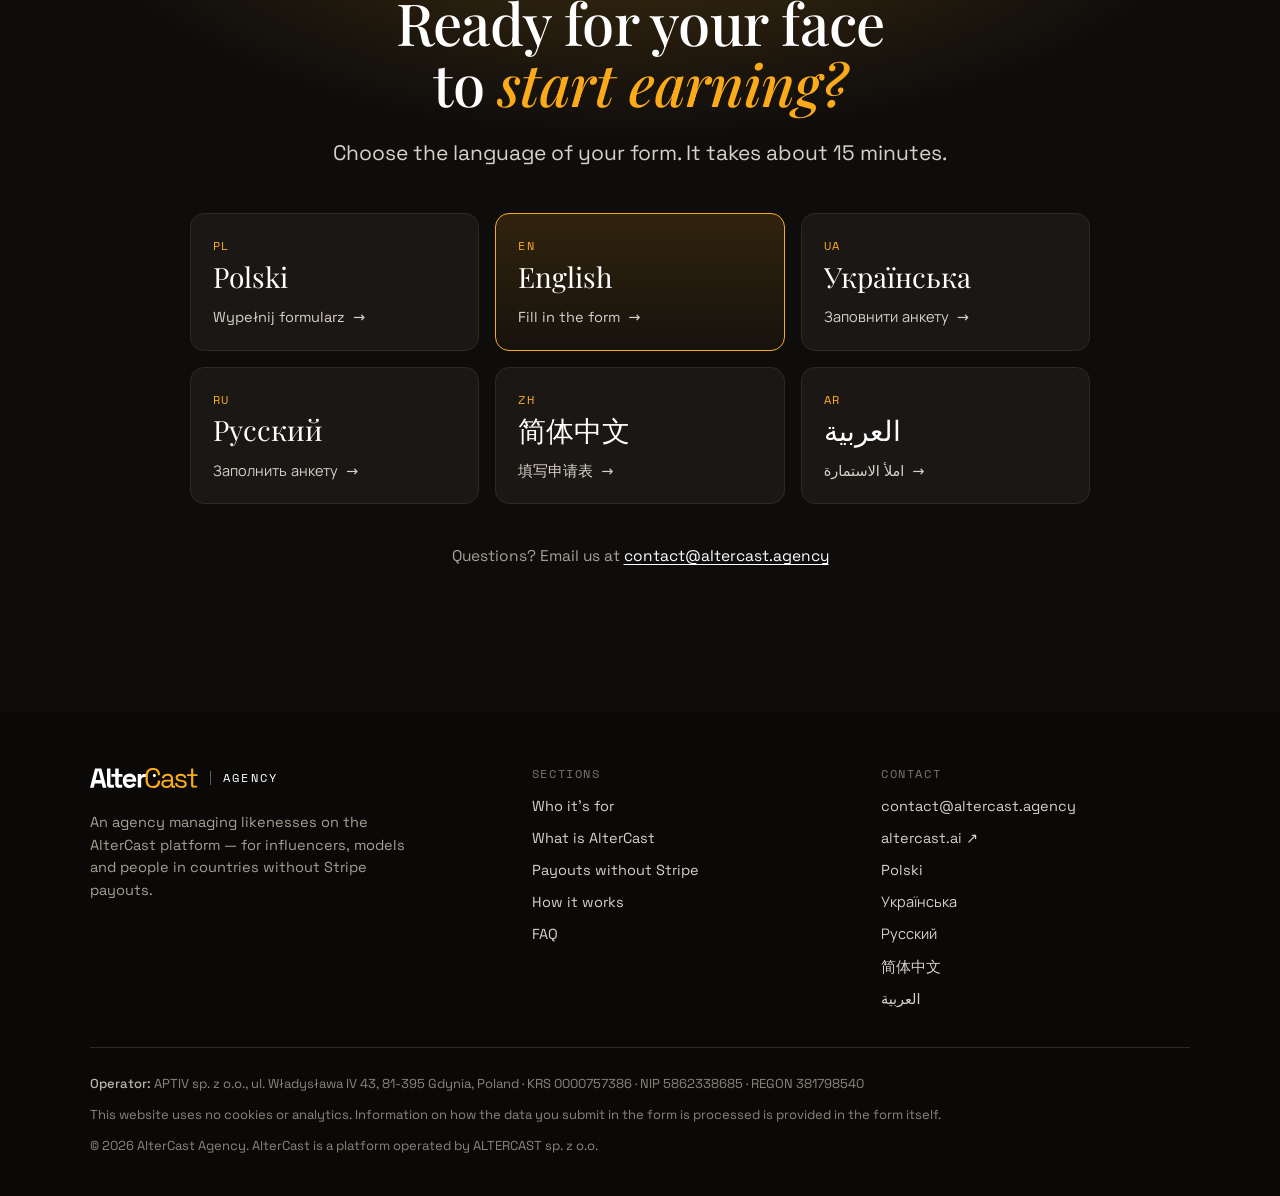
<file: en/index.html>
<!doctype html>
<html lang="en" dir="ltr" data-lang="en" class="no-js">
<head>
<meta charset="utf-8">
<meta name="viewport" content="width=device-width, initial-scale=1, viewport-fit=cover">
<title>AlterCast Agency — earn from licensing your likeness for AI advertising</title>
<meta name="description" content="An agency working with the AlterCast platform. We register and manage your likeness, sell licences for AI ads and pay you by bank transfer — including in countries where Stripe doesn't support payouts.">
<link rel="canonical" href="https://altercast.agency/en/">
<link rel="alternate" hreflang="pl" href="https://altercast.agency/">
<link rel="alternate" hreflang="en" href="https://altercast.agency/en/">
<link rel="alternate" hreflang="uk" href="https://altercast.agency/ua/">
<link rel="alternate" hreflang="ru" href="https://altercast.agency/ru/">
<link rel="alternate" hreflang="zh-Hans" href="https://altercast.agency/zh/">
<link rel="alternate" hreflang="ar" href="https://altercast.agency/ar/">
<link rel="alternate" hreflang="x-default" href="https://altercast.agency/en/">
<meta name="theme-color" content="#0f0d0c">
<meta property="og:type" content="website">
<meta property="og:site_name" content="AlterCast Agency">
<meta property="og:title" content="AlterCast Agency — earn from licensing your likeness for AI advertising">
<meta property="og:description" content="An agency working with the AlterCast platform. We register and manage your likeness, sell licences for AI ads and pay you by bank transfer — including in countries where Stripe doesn't support payouts.">
<meta property="og:url" content="https://altercast.agency/en/">
<meta property="og:locale" content="en_GB">
<meta property="og:image" content="https://altercast.agency/assets/og-en.png">
<meta property="og:image:width" content="1200">
<meta property="og:image:height" content="630">
<meta name="twitter:card" content="summary_large_image">
<link rel="icon" type="image/svg+xml" href="../assets/icon.svg">
<link rel="apple-touch-icon" href="../assets/apple-touch-icon.png">
<link rel="preload" href="../assets/fonts/playfair-display-latin-wght-normal.woff2" as="font" type="font/woff2" crossorigin>
<link rel="preload" href="../assets/fonts/space-grotesk-latin-wght-normal.woff2" as="font" type="font/woff2" crossorigin>
<link rel="stylesheet" href="../assets/style.css?v=20261016d">
<script type="application/ld+json">{"@context":"https://schema.org","@type":"Organization","name":"AlterCast Agency","url":"https://altercast.agency/","email":"contact@altercast.agency","legalName":"APTIV sp. z o.o.","address":{"@type":"PostalAddress","streetAddress":"ul. Władysława IV 43","postalCode":"81-395","addressLocality":"Gdynia","addressCountry":"PL"}}</script>
</head>
<body>
<svg width="0" height="0" style="position:absolute" aria-hidden="true"><symbol id="ac-logo" viewBox="0 0 1104 205"><g fill="var(--logo-wordmark, #231f20)"><path d="M0 201.273L51.9676 3.97577H116.865L168.832 201.273H130.541L119.849 157.788H48.9838L38.2919 201.273H0ZM57.6865 123.497H110.649L86.7784 27.3333H81.8054L57.9351 123.497H57.6865Z"/><path d="M289.675 201.273C280.475 201.273 273.016 198.291 267.297 192.576C261.578 186.861 258.594 179.158 258.594 169.715V90.9455H219.805V61.6242H258.594V3.97577H294.151V61.3758H332.443V90.697H294.151V163.503C294.151 169.218 296.886 171.952 302.108 171.952H329.211V201.273H289.675Z"/><path d="M174.054 61.3758V3.97577H209.611V163.503C209.611 169.218 212.346 171.952 217.568 171.952H244.67V201.273H205.135C195.935 201.273 188.476 198.291 182.757 192.576C177.038 186.861 174.054 179.158 174.054 169.715V61.3758Z"/><path d="M406.789 205C392.865 205 380.681 202.018 369.989 196.055C359.297 190.091 351.092 181.891 345.124 170.958C339.157 160.024 336.173 147.352 336.173 132.691V129.212C336.173 114.551 339.157 101.879 344.876 90.9454C350.594 80.2606 358.8 71.8121 369.492 65.8485C379.935 59.8848 392.119 56.903 406.043 56.903C419.967 56.903 431.654 59.8848 441.849 66.097C452.043 72.3091 460 80.7576 465.47 91.4424C471.189 102.127 473.924 114.8 473.924 128.964V141.139H372.227C372.724 150.83 376.205 158.533 382.919 164.497C389.632 170.461 397.838 173.442 407.784 173.442C417.73 173.442 425.189 171.206 429.665 166.982C434.389 162.758 437.87 157.788 440.357 152.57L469.448 167.727C466.713 172.697 462.984 177.915 458.011 183.63C453.038 189.345 446.324 194.315 438.119 198.291C429.913 202.267 419.221 204.255 406.54 204.255L406.789 205ZM372.724 115.297H438.119C437.373 107.097 434.14 100.636 428.421 95.9151C422.703 90.9454 415.243 88.7091 406.043 88.7091C396.843 88.7091 388.886 91.1939 383.167 95.9151C377.449 100.885 373.967 107.345 372.724 115.297Z"/><path d="M489.34 201.273V61.3758H524.4V77.0303H529.373C531.362 71.3152 534.843 67.3394 539.567 64.6061C544.292 61.8727 550.011 60.6303 556.227 60.6303H580.346V92.1879H555.73C546.778 92.1879 539.319 94.6727 533.351 99.3939C527.632 104.115 524.649 111.57 524.649 121.509V201.024H489.092L489.34 201.273Z"/><path d="M659.914 92.6848C668.702 92.6848 675.827 85.5648 675.827 76.7818C675.827 67.9988 668.702 60.8788 659.914 60.8788C651.125 60.8788 644 67.9988 644 76.7818C644 85.5648 651.125 92.6848 659.914 92.6848Z"/></g><g fill="var(--logo-accent, #fbaa19)"><path d="M646.486 205C622.865 205 604.216 198.291 590.292 184.624C576.367 170.958 569.405 151.079 569.405 124.988V80.0121C569.405 53.9212 576.367 34.0424 590.292 20.3758C604.216 6.70909 622.865 0 646.486 0C670.108 0 687.762 6.46061 700.194 19.3818C712.627 32.303 718.843 50.1939 718.843 72.5576V74.0485H695.47V71.8121C695.47 56.903 691.492 44.7273 683.535 35.2848C675.578 25.8424 663.146 21.1212 646.486 21.1212C629.827 21.1212 616.649 26.3394 607.2 36.5273C597.751 46.7151 593.027 61.1273 593.027 79.5152V125.733C593.027 144.121 597.751 158.533 607.2 168.721C616.649 178.909 629.578 184.127 646.486 184.127C663.394 184.127 675.578 179.406 683.535 169.964C691.492 160.521 695.47 148.345 695.47 133.436V128.964H718.843V132.691C718.843 155.303 712.627 172.945 700.194 185.867C687.762 198.788 669.859 205.248 646.486 205.248V205Z"/><path d="M782.497 205C772.8 205 764.097 203.261 756.389 200.03C748.432 196.552 742.216 191.83 737.74 185.37C733.265 178.909 731.027 171.206 731.027 162.012C731.027 152.818 733.265 144.867 737.74 138.655C742.216 132.442 748.432 127.97 756.389 124.739C764.346 121.758 773.048 120.018 782.994 120.018H829.492V109.83C829.492 100.139 826.508 92.4364 820.789 86.7212C815.07 81.0061 806.616 78.2727 795.178 78.2727C783.74 78.2727 775.535 81.0061 769.319 86.2242C763.103 91.6909 758.876 98.6485 756.638 107.842L735.751 101.133C737.989 93.4303 741.47 86.4727 746.443 80.2606C751.416 74.0485 757.881 68.8303 766.086 65.103C774.292 61.3758 783.989 59.3879 795.427 59.3879C813.081 59.3879 826.757 63.8606 836.703 73.0545C846.4 82.2485 851.373 94.9212 851.373 111.57V173.939C851.373 179.655 854.108 182.388 859.33 182.388H872.011V201.273H852.616C846.4 201.273 841.427 199.533 837.697 196.055C833.967 192.576 831.978 187.855 831.978 182.139V180.648H828.497C826.508 184.127 823.773 187.855 820.292 191.83C816.811 195.806 812.086 198.788 806.119 201.521C800.151 204.006 792.194 205.248 782.746 205.248L782.497 205ZM784.984 185.867C798.162 185.867 808.854 181.891 817.059 174.188C825.265 166.485 829.243 155.552 829.243 141.388V138.406H783.492C774.54 138.406 767.33 140.394 761.611 144.121C755.892 147.848 752.908 153.812 752.908 161.515C752.908 169.218 755.892 175.182 761.859 179.655C767.827 184.127 775.535 186.115 784.735 186.115L784.984 185.867Z"/><path d="M936.411 205C919.254 205 904.832 201.024 893.146 193.073C881.459 185.121 874.249 172.697 871.762 155.552L892.897 150.83C894.389 159.776 897.124 166.982 901.351 172.2C905.578 177.418 910.551 181.145 916.768 183.133C922.984 185.37 929.449 186.364 936.411 186.364C946.854 186.364 954.811 184.376 961.027 180.152C967.243 175.927 969.978 170.461 969.978 163.503C969.978 156.545 966.995 151.327 961.276 148.345C955.557 145.364 947.6 143.127 937.654 141.139L925.968 139.152C917.016 137.661 909.059 135.176 901.6 132.194C894.141 129.212 888.422 124.739 884.195 119.273C879.968 113.806 877.73 107.097 877.73 98.6485C877.73 86.2243 882.454 76.5333 892.151 69.5758C901.849 62.6182 914.53 59.1394 930.195 59.1394C945.859 59.1394 958.541 62.6182 968.238 69.8242C977.935 76.7818 984.151 86.7212 986.886 99.6424L966 105.109C964.259 95.1697 960.281 88.2121 953.816 84.2364C947.351 80.2606 939.643 78.2727 930.195 78.2727C920.746 78.2727 913.286 80.0121 907.816 83.4909C902.346 86.9697 899.611 92.1879 899.611 98.897C899.611 105.606 902.097 110.327 907.319 113.309C912.541 116.291 919.503 118.776 927.957 120.267L939.643 122.255C949.341 123.994 958.292 126.23 966 129.212C973.708 132.194 979.924 136.418 984.649 141.636C989.373 146.855 991.611 154.309 991.611 163.006C991.611 176.424 986.638 186.861 976.443 194.315C966.497 201.77 952.822 205.249 935.914 205.249L936.411 205Z"/><path d="M1060.98 201.273C1053.03 201.273 1047.06 199.036 1042.83 194.812C1038.61 190.588 1036.37 184.624 1036.37 177.17V82.9939H994.843V63.6121H1036.37V3.97577H1058.75V63.3636H1103.75V82.7455H1058.75V173.442C1058.75 179.158 1061.48 181.891 1066.95 181.891H1097.78V201.024H1061.23L1060.98 201.273Z"/></g></symbol></svg>
<a class="skip" href="#main">Skip to content</a>
<header class="site-header">
  <div class="wrap">
    <a class="brand" href="./" aria-label="AlterCast Agency"><svg viewBox="0 0 1104 205" role="img" aria-label="AlterCast"><use href="#ac-logo"/></svg><span class="brand-tag">Agency</span></a>
    <nav class="nav" aria-label="Main"><a href="#for-whom">Who it's for</a><a href="#altercast">AlterCast</a><a href="#payouts">Payouts</a><a href="#how-it-works">How it works</a><a href="#faq">FAQ</a></nav>
    <div class="header-actions">
      <details class="lang-menu"><summary aria-label="Page language: English"><svg class="lm-globe" viewBox="0 0 24 24" fill="none" stroke="currentColor" stroke-width="2" stroke-linecap="round" stroke-linejoin="round" aria-hidden="true"><circle cx="12" cy="12" r="10"/><path d="M12 2a14.5 14.5 0 0 0 0 20 14.5 14.5 0 0 0 0-20"/><path d="M2 12h20"/></svg><span lang="en">EN</span><svg class="lm-chev" viewBox="0 0 24 24" fill="none" stroke="currentColor" stroke-width="2" stroke-linecap="round" stroke-linejoin="round" aria-hidden="true"><path d="m6 9 6 6 6-6"/></svg></summary><nav class="lang-list" aria-label="Page language"><a href="../" hreflang="pl" lang="pl"><span>Polski</span><span class="lc">PL</span></a><a href="./" hreflang="en" lang="en" aria-current="true"><span>English</span><span class="lc">EN</span></a><a href="../ua/" hreflang="uk" lang="uk"><span>Українська</span><span class="lc">UA</span></a><a href="../ru/" hreflang="ru" lang="ru"><span>Русский</span><span class="lc">RU</span></a><a href="../zh/" hreflang="zh-Hans" lang="zh-Hans"><span>简体中文</span><span class="lc">ZH</span></a><a href="../ar/" hreflang="ar" lang="ar"><span>العربية</span><span class="lc">AR</span></a></nav></details>
      <a class="btn btn-sm" href="../en/form/">Apply now</a>
    </div>
    <button class="menu-btn" type="button" aria-expanded="false" aria-controls="mobile-panel" aria-label="Menu"><svg viewBox="0 0 24 24" fill="none" stroke="currentColor" stroke-width="2" stroke-linecap="round" stroke-linejoin="round" aria-hidden="true"><line x1="4" x2="20" y1="6" y2="6"/><line x1="4" x2="20" y1="12" y2="12"/><line x1="4" x2="20" y1="18" y2="18"/></svg></button>
  </div>
  <div class="mobile-panel" id="mobile-panel">
    <a class="m-link" href="#for-whom">Who it's for</a><a class="m-link" href="#altercast">What is AlterCast</a><a class="m-link" href="#payouts">Payouts without Stripe</a><a class="m-link" href="#how-it-works">How it works</a><a class="m-link" href="#faq">FAQ</a>
    <a class="btn" href="../en/form/">Fill in the form <span class="arr" aria-hidden="true">→</span></a>
  </div>
</header>
<main id="main">
<section class="hero" aria-labelledby="hero-title">
  <video autoplay muted loop playsinline preload="metadata" poster="https://altercast.ai/hero-poster.jpg" aria-hidden="true">
    <source src="https://altercast.ai/hero-movie-v2.mp4" type="video/mp4">
  </video>
  <div class="wrap hero-inner">
    <span class="badge"><span class="dot"></span>AlterCast Agency · the likeness agency for the AI era</span>
    <h1 class="h1" id="hero-title"><span>Your face earns.</span> <span><em>We handle the rest.</em></span></h1>
    <p class="hero-sub">We're an agency working with the AlterCast platform. We register your likeness, manage your profile, sell licences for AI advertising and pay you every month by bank transfer — even where Stripe doesn't support payouts.</p>
    <div class="hero-ctas">
      <a class="btn" href="../en/form/">Fill in the form <span class="arr" aria-hidden="true">→</span></a>
      <a class="btn btn-ghost" href="#how-it-works">How it works</a>
    </div>
    <p class="hero-note">About 15 minutes · the form is available in <a href="#apply">6 languages</a></p>
    <div class="audience-pills"><a href="#for-whom">Influencers & creators</a><a href="#for-whom">Models</a><a href="#payouts">Countries without Stripe payouts</a></div>
  </div>
</section>

<section class="section cream" id="for-whom" aria-labelledby="aud-title">
  <div class="wrap">
    <div class="section-head reveal">
      <span class="eyebrow">Who it's for</span>
      <h2 class="h2" id="aud-title">Who is <em>AlterCast Agency</em> for?</h2>
      <p class="lead">Apply through the agency if you want to earn from licensing your likeness but would rather have someone else handle the paperwork — or if you can't set up payouts on AlterCast yourself.</p>
    </div>
    <div class="cards-3">
    <article class="card reveal">
      
      <span class="card-num">01</span>
      <div class="card-icon"><svg viewBox="0 0 24 24" fill="none" stroke="currentColor" stroke-width="2" stroke-linecap="round" stroke-linejoin="round" aria-hidden="true"><path d="M9.937 15.5A2 2 0 0 0 8.5 14.063l-6.135-1.582a.5.5 0 0 1 0-.962L8.5 9.936A2 2 0 0 0 9.937 8.5l1.582-6.135a.5.5 0 0 1 .963 0L14.063 8.5A2 2 0 0 0 15.5 9.937l6.135 1.581a.5.5 0 0 1 0 .964L15.5 14.063a2 2 0 0 0-1.437 1.437l-1.582 6.135a.5.5 0 0 1-.963 0z"/><path d="M20 3v4"/><path d="M22 5h-4"/><path d="M4 17v2"/><path d="M5 18H3"/></svg></div>
      <h3>Influencers & creators</h3>
      <p>Your face already drives reach. Let it earn in AI advertising too — no shoots, no recordings, no negotiations.</p>
      <ul class="ticks"><li>You choose the industries and contexts</li><li>Optional industry exclusivity at a higher rate</li><li>The agency manages your profile and licences</li></ul>
      <a class="btn btn-dark" href="../en/form/">Apply as a creator <span class="arr" aria-hidden="true">→</span></a>
    </article>
    <article class="card reveal">
      
      <span class="card-num">02</span>
      <div class="card-icon"><svg viewBox="0 0 24 24" fill="none" stroke="currentColor" stroke-width="2" stroke-linecap="round" stroke-linejoin="round" aria-hidden="true"><path d="M14.5 4h-5L7 7H4a2 2 0 0 0-2 2v9a2 2 0 0 0 2 2h16a2 2 0 0 0 2-2V9a2 2 0 0 0-2-2h-3l-2.5-3z"/><circle cx="12" cy="13" r="3"/></svg></div>
      <h3>Models</h3>
      <p>AI licensing is an extra income stream that doesn't clash with shoots and castings. Share your likeness once — brands license it for their campaigns.</p>
      <ul class="ticks"><li>No castings, travel or days on set</li><li>Professional portfolio created free of charge</li><li>Clear licences: duration, territory, channels</li></ul>
      <a class="btn btn-dark" href="../en/form/">Apply as a model <span class="arr" aria-hidden="true">→</span></a>
    </article>
    <article class="card featured reveal">
      <span class="tag">No Stripe needed</span>
      <span class="card-num">03</span>
      <div class="card-icon"><svg viewBox="0 0 24 24" fill="none" stroke="currentColor" stroke-width="2" stroke-linecap="round" stroke-linejoin="round" aria-hidden="true"><circle cx="12" cy="12" r="10"/><path d="M12 2a14.5 14.5 0 0 0 0 20 14.5 14.5 0 0 0 0-20"/><path d="M2 12h20"/></svg></div>
      <h3>People in countries without Stripe payouts</h3>
      <p>AlterCast pays talent through Stripe, and Stripe doesn't support these payouts in many countries. Through the agency you can still earn — we'll pay you by bank transfer.</p>
      <ul class="ticks"><li>Contract in English, Polish or Russian</li><li>Payout to your bank account (IBAN / SWIFT) in your chosen currency</li><li>Support in three languages</li></ul>
      <a class="btn" href="../en/form/">Apply now <span class="arr" aria-hidden="true">→</span></a>
    </article>
    </div>
  </div>
</section>

<section class="section" id="altercast" aria-labelledby="about-title">
  <div class="wrap about">
    <div class="reveal">
      <span class="eyebrow">The AlterCast platform</span>
      <h2 class="h2" id="about-title">AlterCast is a legal <em>“Airbnb for faces”</em></h2>
      <p class="lead" style="margin-top:22px">Brands increasingly create ads with AI. Instead of generating anonymous faces without anyone's consent, they license the likenesses of real, verified people — on clearly defined terms.</p>
      <blockquote class="about-quote">You don't sell your face. You grant a licence — for one campaign, for a limited time, within your rules.</blockquote>
      <a class="link-arrow" href="https://altercast.ai/" target="_blank" rel="noopener">Learn more at altercast.ai <svg width="16" height="16" viewBox="0 0 24 24" fill="none" stroke="currentColor" stroke-width="2" stroke-linecap="round" stroke-linejoin="round" aria-hidden="true"><path d="M15 3h6v6"/><path d="M10 14 21 3"/><path d="M18 13v6a2 2 0 0 1-2 2H5a2 2 0 0 1-2-2V8a2 2 0 0 1 2-2h6"/></svg></a>
    </div>
    <div class="features reveal"><div class="feature"><div class="f-ico"><svg viewBox="0 0 24 24" fill="none" stroke="currentColor" stroke-width="2" stroke-linecap="round" stroke-linejoin="round" aria-hidden="true"><path d="M2.586 17.414A2 2 0 0 0 2 18.828V21a1 1 0 0 0 1 1h3a1 1 0 0 0 1-1v-1a1 1 0 0 1 1-1h1a1 1 0 0 0 1-1v-1a1 1 0 0 1 1-1h.172a2 2 0 0 0 1.414-.586l.814-.814a6.5 6.5 0 1 0-4-4z"/><circle cx="16.5" cy="7.5" r=".5" fill="currentColor"/></svg></div><h3>A licence, not a sale</h3><p>Your likeness stays yours. A brand buys the right to use it in one campaign — for a set time, territory and channels (print, TV, digital).</p></div><div class="feature"><div class="f-ico"><svg viewBox="0 0 24 24" fill="none" stroke="currentColor" stroke-width="2" stroke-linecap="round" stroke-linejoin="round" aria-hidden="true"><line x1="21" x2="14" y1="4" y2="4"/><line x1="10" x2="3" y1="4" y2="4"/><line x1="21" x2="12" y1="12" y2="12"/><line x1="8" x2="3" y1="12" y2="12"/><line x1="21" x2="16" y1="20" y2="20"/><line x1="12" x2="3" y1="20" y2="20"/><line x1="14" x2="14" y1="2" y2="6"/><line x1="8" x2="8" y1="10" y2="14"/><line x1="16" x2="16" y1="18" y2="22"/></svg></div><h3>You set the rules</h3><p>You choose the industries and contexts you're happy to appear in. No need to approve every ad — everything must stay within your settings.</p></div><div class="feature"><div class="f-ico"><svg viewBox="0 0 24 24" fill="none" stroke="currentColor" stroke-width="2" stroke-linecap="round" stroke-linejoin="round" aria-hidden="true"><path d="M20 13c0 5-3.5 7.5-7.66 8.95a1 1 0 0 1-.67-.01C7.5 20.5 4 18 4 13V6a1 1 0 0 1 1-1c2 0 4.5-1.2 6.24-2.72a1.17 1.17 0 0 1 1.52 0C14.51 3.81 17 5 19 5a1 1 0 0 1 1 1z"/><path d="m9 12 2 2 4-4"/></svg></div><h3>Verified people only</h3><p>Every profile belongs to a real person who has passed identity verification. That protects you from impersonation and brands from legal risk.</p></div><div class="feature"><div class="f-ico"><svg viewBox="0 0 24 24" fill="none" stroke="currentColor" stroke-width="2" stroke-linecap="round" stroke-linejoin="round" aria-hidden="true"><path d="M15 2H6a2 2 0 0 0-2 2v16a2 2 0 0 0 2 2h12a2 2 0 0 0 2-2V7Z"/><path d="M14 2v4a2 2 0 0 0 2 2h4"/><path d="M10 9H8"/><path d="M16 13H8"/><path d="M16 17H8"/></svg></div><h3>Full transparency</h3><p>Every month you get a report: who licensed your likeness, for which campaign, for how long and for how much.</p></div></div>
  </div>
</section>

<section class="section on-dark" id="payouts" aria-labelledby="pay-title">
  <div class="wrap payout-grid">
    <div class="reveal">
      <span class="eyebrow">Payouts without Stripe</span>
      <h2 class="h2" id="pay-title">Stripe doesn't pay out in your country? <em>We'll pay you.</em></h2>
      <p class="lead" style="margin-top:22px">AlterCast pays talent through Stripe Connect. These payouts are only available to people in the European Economic Area, the UK, Switzerland, the US and Canada. If you live anywhere else, you can't set up payouts yourself — but you can still earn through the agency.</p>
      <p class="payout-note">We review every application individually and make payouts in line with EU regulations. Not sure whether your country qualifies? Fill in the form and we'll check.</p>
      <div class="payout-cta"><a class="btn" href="../en/form/">Fill in the form <span class="arr" aria-hidden="true">→</span></a></div>
    </div>
    <div class="compare reveal">
      <div class="compare-card muted">
        <h3>Directly on AlterCast (Stripe)</h3>
        <ul><li><svg viewBox="0 0 24 24" fill="none" stroke="currentColor" stroke-width="2" stroke-linecap="round" stroke-linejoin="round" aria-hidden="true"><circle cx="12" cy="12" r="10"/><path d="M8 12h8"/></svg><span>Requires your own Stripe payout account</span></li><li><svg viewBox="0 0 24 24" fill="none" stroke="currentColor" stroke-width="2" stroke-linecap="round" stroke-linejoin="round" aria-hidden="true"><circle cx="12" cy="12" r="10"/><path d="M8 12h8"/></svg><span>EEA, UK, Switzerland, US and Canada only</span></li><li><svg viewBox="0 0 24 24" fill="none" stroke="currentColor" stroke-width="2" stroke-linecap="round" stroke-linejoin="round" aria-hidden="true"><circle cx="12" cy="12" r="10"/><path d="M8 12h8"/></svg><span>You set up and manage your profile yourself</span></li></ul>
        <div class="region-row"><span class="region-label">Stripe pays out to:</span><span class="chip">EEA (EU + Norway, Iceland, Liechtenstein)</span><span class="chip">United Kingdom</span><span class="chip">Switzerland</span><span class="chip">USA</span><span class="chip">Canada</span></div>
      </div>
      <div class="compare-card best">
        <h3><svg width="20" height="20" viewBox="0 0 24 24" fill="none" stroke="currentColor" stroke-width="2" stroke-linecap="round" stroke-linejoin="round" aria-hidden="true"><rect width="20" height="12" x="2" y="6" rx="2"/><circle cx="12" cy="12" r="2"/><path d="M6 12h.01M18 12h.01"/></svg>Through AlterCast Agency</h3>
        <ul><li><svg viewBox="0 0 24 24" fill="none" stroke="currentColor" stroke-width="2" stroke-linecap="round" stroke-linejoin="round" aria-hidden="true"><circle cx="12" cy="12" r="10"/><path d="m9 12 2 2 4-4"/></svg><span>Bank transfer (IBAN / SWIFT)</span></li><li><svg viewBox="0 0 24 24" fill="none" stroke="currentColor" stroke-width="2" stroke-linecap="round" stroke-linejoin="round" aria-hidden="true"><circle cx="12" cy="12" r="10"/><path d="m9 12 2 2 4-4"/></svg><span>Also to countries without Stripe payouts</span></li><li><svg viewBox="0 0 24 24" fill="none" stroke="currentColor" stroke-width="2" stroke-linecap="round" stroke-linejoin="round" aria-hidden="true"><circle cx="12" cy="12" r="10"/><path d="m9 12 2 2 4-4"/></svg><span>We manage your profile, licences and settlements</span></li></ul>
        <div class="region-row"><span class="region-label">For example:</span><span class="chip ok">Ukraine</span><span class="chip ok">Georgia</span><span class="chip ok">Moldova</span><span class="chip ok">Kazakhstan</span><span class="chip ok">Armenia</span><span class="chip ok">Serbia</span><span class="chip ok">Turkey</span><span class="chip ok">and more</span></div>
      </div>
    </div>
  </div>
</section>

<section class="section cream" id="how-it-works" aria-labelledby="how-title">
  <div class="wrap">
    <div class="section-head reveal">
      <span class="eyebrow">How it works</span>
      <h2 class="h2" id="how-title">From form to first payout in <em>4 steps</em></h2>
    </div>
    <ol class="steps" style="list-style:none;margin:0;padding:0"><li class="step reveal"><div class="step-n">01</div><h3>Fill in the form</h3><p>Contact details, contract and payout details, 3 photos (front, 45° angle and profile) and your rules: base price, industries, contexts and exclusivity. It takes about 15 minutes.</p></li><li class="step reveal"><div class="step-n">02</div><h3>Verification & contract</h3><p>We confirm your identity with an external provider (Veriff) and send you a likeness management agreement in your chosen language.</p></li><li class="step reveal"><div class="step-n">03</div><h3>Portfolio & publishing</h3><p>The AlterCast team creates your professional portfolio free of charge, and we publish your profile with your settings.</p></li><li class="step reveal"><div class="step-n">04</div><h3>Licences & payouts</h3><p>Brands buy licences for your likeness at your price plus the 25% agency commission. Every month you get a report and a transfer: your price minus the AlterCast platform fee.</p></li></ol>
    <div class="steps-foot reveal">
      <a class="btn btn-dark" href="../en/form/">Fill in the form <span class="arr" aria-hidden="true">→</span></a>
      <p>You fill in the whole form right here on this site, with no sign-in. Your answers are saved in your browser, so you can come back to it later.</p>
    </div>
  </div>
</section>

<section class="section" aria-labelledby="earn-title">
  <div class="wrap earn">
    <div class="reveal">
      <span class="eyebrow">Your earnings</span>
      <div class="big-num" aria-hidden="true"><span dir="ltr">+25<em>%</em></span></div>
      <h2 class="h2" id="earn-title" style="font-size:clamp(28px,3.6vw,40px);margin-top:14px"><span class="visually-hidden">+25% </span>on top of your price — that's the agency's commission. You set the price.</h2>
      <p class="lead" style="margin-top:18px">You set the base price of a licence: 12 months, with TV, digital and print rights. We add the 25% agency commission to it, and that's the price clients pay on AlterCast. We pay you your price minus the AlterCast platform fee.</p>
    </div>
    <div class="reveal">
      <div class="split" role="img" aria-label="Client price on AlterCast (e.g. €1,250): Your price + +25% agency. Your price (e.g. €1,000): AlterCast fee, Your payout.">
        <div class="split-row">
          <div class="split-label"><strong>Client price on AlterCast</strong><span class="split-ex">e.g. €1,250</span></div>
          <div class="bar"><span class="b-you" style="width:80%">Your price</span><span class="b-agency" style="width:20%">+25% agency</span></div>
        </div>
        <div class="split-arrow"><svg viewBox="0 0 24 24" fill="none" stroke="currentColor" stroke-width="2" stroke-linecap="round" stroke-linejoin="round" aria-hidden="true"><path d="M12 5v14"/><path d="m19 12-7 7-7-7"/></svg></div>
        <div class="split-row">
          <div class="split-label"><strong>Your price</strong><span class="split-ex">e.g. €1,000</span></div>
          <div class="bar"><span class="b-platform" style="width:30%">AlterCast fee</span><span class="b-you" style="width:70%">Your payout</span></div>
        </div>
      </div>
      <ul class="ticks"><li>Registration, verification and portfolio — free</li><li>The agency only earns when you earn</li><li>Monthly settlement, transfer to your bank account</li><li>You enter your base price in the form, in PLN, EUR or USD</li></ul>
      <p class="fine">Payment terms are set out in the likeness management and commercialisation agreement.</p>
    </div>
  </div>
</section>

<section class="section cream" aria-labelledby="rules-title">
  <div class="wrap">
    <div class="section-head reveal">
      <span class="eyebrow">Safety</span>
      <h2 class="h2" id="rules-title">Your likeness, <em>your rules</em></h2>
    </div>
    <div class="rules">
      <div class="rule-box no reveal">
        <h3><svg viewBox="0 0 24 24" fill="none" stroke="currentColor" stroke-width="2" stroke-linecap="round" stroke-linejoin="round" aria-hidden="true"><circle cx="12" cy="12" r="10"/><path d="m4.9 4.9 14.2 14.2"/></svg>Always prohibited — whatever your settings</h3>
        <ul class="nolist"><li>Erotic or pornographic content</li><li>Political campaigns or attributing political views to you</li><li>Hate speech, discrimination or any illegal activity</li><li>Deepfakes attributing words or actions to you that damage your reputation</li><li>Changing gender, anatomical features or skin colour (only skin-tone adjustments, such as a tan, are allowed)</li><li>Training AI models on your photos</li><li>Use outside the industries and contexts you've approved</li></ul>
      </div>
      <div class="rule-box yes reveal">
        <h3><svg viewBox="0 0 24 24" fill="none" stroke="currentColor" stroke-width="2" stroke-linecap="round" stroke-linejoin="round" aria-hidden="true"><line x1="21" x2="14" y1="4" y2="4"/><line x1="10" x2="3" y1="4" y2="4"/><line x1="21" x2="12" y1="12" y2="12"/><line x1="8" x2="3" y1="12" y2="12"/><line x1="21" x2="16" y1="20" y2="20"/><line x1="12" x2="3" y1="20" y2="20"/><line x1="14" x2="14" y1="2" y2="6"/><line x1="8" x2="8" y1="10" y2="14"/><line x1="16" x2="16" y1="18" y2="22"/></svg>You decide where you can appear</h3>
        <div class="chip-group"><h4>Industries</h4><div class="chips"><span class="chip">Automotive</span><span class="chip">Beauty</span><span class="chip">Fashion</span><span class="chip">Technology</span><span class="chip">Finance</span><span class="chip">Food & beverage</span><span class="chip">Health</span><span class="chip">Real estate</span><span class="chip">E-commerce</span><span class="chip">Sports</span><span class="chip">Travel</span><span class="chip">Education</span><span class="chip">Entertainment</span><span class="chip">Gaming</span></div></div>
        <div class="chip-group"><h4>Contexts you can exclude</h4><div class="chips"><span class="chip">Alcohol</span><span class="chip">Nicotine</span><span class="chip">Gambling & betting</span><span class="chip">Crypto</span><span class="chip">Loans & credit</span><span class="chip">Underwear & swimwear</span><span class="chip">Religion & spirituality</span><span class="chip">Aesthetic medicine</span><span class="chip">“Before & after” effects</span><span class="chip">Medicines & supplements</span><span class="chip">Pregnancy & parenting</span><span class="chip">Extreme sports</span><span class="chip">Military & uniformed services</span><span class="chip">Hairstyle changes</span></div></div>
        <p class="fine">The full list of 80+ contexts is in the form.</p>
      </div>
    </div>
  </div>
</section>

<section class="section" id="faq" aria-labelledby="faq-title">
  <div class="wrap">
    <div class="section-head reveal">
      <span class="eyebrow">FAQ</span>
      <h2 class="h2" id="faq-title">Frequently asked <em>questions</em></h2>
    </div>
    <div class="faq reveal"><details><summary>How is applying through the agency different from registering on AlterCast myself?</summary><div class="answer"><p>You can register on AlterCast yourself if you live in a country where Stripe supports payouts. Through the agency, you hand everything over to us: setting up your profile, contexts and licences, plus all settlements. If you live in a country without Stripe payouts, the agency still lets you earn on AlterCast.</p></div></details><details><summary>How much does it cost?</summary><div class="answer"><p>Nothing. Registration, verification and your portfolio are free. The agency earns a 25% commission added on top of your price, so the client pays it. We only earn when you do.</p></div></details><details><summary>Who sets the licence price?</summary><div class="answer"><p>You do. In the form you enter the base price of a 12-month licence with TV, digital and print rights, in PLN, EUR or USD. The client price on AlterCast is 25% higher (the agency commission). We pay you your price minus the AlterCast platform fee.</p></div></details><details><summary>When and how do I get paid?</summary><div class="answer"><p>We settle monthly, based on the platform's reports, and transfer the money to the bank account you provide in the form (IBAN, plus SWIFT/BIC for foreign accounts).</p></div></details><details><summary>Do I have to approve every ad?</summary><div class="answer"><p>No. You set your rules up front — industries, contexts and exclusivity — and every licence must comply with them.</p></div></details><details><summary>Will my photos be used to train AI?</summary><div class="answer"><p>No. Your photos are used for identity verification and to create your portfolio. Originals are never shared with brands.</p></div></details><details><summary>What photos do I need?</summary><div class="answer"><p>Three clear photos: front-facing, at a 45° angle and in profile. You can upload them in the form, send a link or arrange a photo shoot with the AlterCast team.</p></div></details><details><summary>Do I need to create an account to apply?</summary><div class="answer"><p>No. You fill in the form directly on this site, with no sign-in, and you can upload your photos right in the form.</p></div></details><details><summary>Can I opt out?</summary><div class="answer"><p>Yes. The agreement can be terminated with one month's notice. We then remove your profile; licences sold earlier stay valid until they expire.</p></div></details><details><summary>Can I contract as a company?</summary><div class="answer"><p>Yes. In the form you choose whether you're licensing your likeness as a private individual or through a company.</p></div></details><details><summary>Who runs AlterCast Agency?</summary><div class="answer"><p>AlterCast Agency is run by APTIV sp. z o.o., based in Gdynia, Poland — a likeness rights management agency working with the AlterCast platform.</p></div></details></div>
  </div>
  <script type="application/ld+json">{"@context":"https://schema.org","@type":"FAQPage","mainEntity":[{"@type":"Question","name":"How is applying through the agency different from registering on AlterCast myself?","acceptedAnswer":{"@type":"Answer","text":"You can register on AlterCast yourself if you live in a country where Stripe supports payouts. Through the agency, you hand everything over to us: setting up your profile, contexts and licences, plus all settlements. If you live in a country without Stripe payouts, the agency still lets you earn on AlterCast."}},{"@type":"Question","name":"How much does it cost?","acceptedAnswer":{"@type":"Answer","text":"Nothing. Registration, verification and your portfolio are free. The agency earns a 25% commission added on top of your price, so the client pays it. We only earn when you do."}},{"@type":"Question","name":"Who sets the licence price?","acceptedAnswer":{"@type":"Answer","text":"You do. In the form you enter the base price of a 12-month licence with TV, digital and print rights, in PLN, EUR or USD. The client price on AlterCast is 25% higher (the agency commission). We pay you your price minus the AlterCast platform fee."}},{"@type":"Question","name":"When and how do I get paid?","acceptedAnswer":{"@type":"Answer","text":"We settle monthly, based on the platform's reports, and transfer the money to the bank account you provide in the form (IBAN, plus SWIFT/BIC for foreign accounts)."}},{"@type":"Question","name":"Do I have to approve every ad?","acceptedAnswer":{"@type":"Answer","text":"No. You set your rules up front — industries, contexts and exclusivity — and every licence must comply with them."}},{"@type":"Question","name":"Will my photos be used to train AI?","acceptedAnswer":{"@type":"Answer","text":"No. Your photos are used for identity verification and to create your portfolio. Originals are never shared with brands."}},{"@type":"Question","name":"What photos do I need?","acceptedAnswer":{"@type":"Answer","text":"Three clear photos: front-facing, at a 45° angle and in profile. You can upload them in the form, send a link or arrange a photo shoot with the AlterCast team."}},{"@type":"Question","name":"Do I need to create an account to apply?","acceptedAnswer":{"@type":"Answer","text":"No. You fill in the form directly on this site, with no sign-in, and you can upload your photos right in the form."}},{"@type":"Question","name":"Can I opt out?","acceptedAnswer":{"@type":"Answer","text":"Yes. The agreement can be terminated with one month's notice. We then remove your profile; licences sold earlier stay valid until they expire."}},{"@type":"Question","name":"Can I contract as a company?","acceptedAnswer":{"@type":"Answer","text":"Yes. In the form you choose whether you're licensing your likeness as a private individual or through a company."}},{"@type":"Question","name":"Who runs AlterCast Agency?","acceptedAnswer":{"@type":"Answer","text":"AlterCast Agency is run by APTIV sp. z o.o., based in Gdynia, Poland — a likeness rights management agency working with the AlterCast platform."}}]}</script>
</section>

<section class="section final on-dark" id="apply" aria-labelledby="final-title">
  <div class="wrap">
    <h2 class="h2 reveal" id="final-title">Ready for your face to <em>start earning?</em></h2>
    <p class="lead reveal">Choose the language of your form. It takes about 15 minutes.</p>
    <div class="form-langs reveal"><a class="form-lang" href="../formularz/" lang="pl"><span class="fl-code">PL</span><span class="fl-name">Polski</span><span class="fl-go">Wypełnij formularz <span class="arr" aria-hidden="true">→</span></span></a><a class="form-lang current" href="../en/form/" lang="en"><span class="fl-code">EN</span><span class="fl-name">English</span><span class="fl-go">Fill in the form <span class="arr" aria-hidden="true">→</span></span></a><a class="form-lang" href="../ua/anketa/" lang="uk"><span class="fl-code">UA</span><span class="fl-name">Українська</span><span class="fl-go">Заповнити анкету <span class="arr" aria-hidden="true">→</span></span></a><a class="form-lang" href="../ru/anketa/" lang="ru"><span class="fl-code">RU</span><span class="fl-name">Русский</span><span class="fl-go">Заполнить анкету <span class="arr" aria-hidden="true">→</span></span></a><a class="form-lang" href="../zh/form/" lang="zh-Hans"><span class="fl-code">ZH</span><span class="fl-name">简体中文</span><span class="fl-go">填写申请表 <span class="arr" aria-hidden="true">→</span></span></a><a class="form-lang" href="../ar/form/" lang="ar"><span class="fl-code">AR</span><span class="fl-name">العربية</span><span class="fl-go">املأ الاستمارة <span class="arr" aria-hidden="true">→</span></span></a></div>
    <p class="final-contact">Questions? Email us at <a href="mailto:contact@altercast.agency">contact@altercast.agency</a></p>
  </div>
</section>
</main>

<footer class="site-footer">
  <div class="wrap">
    <div class="foot-top">
      <div>
        <a class="brand" href="./" aria-label="AlterCast Agency"><svg viewBox="0 0 1104 205" role="img" aria-label="AlterCast"><use href="#ac-logo"/></svg><span class="brand-tag">Agency</span></a>
        <p class="foot-tagline">An agency managing likenesses on the AlterCast platform — for influencers, models and people in countries without Stripe payouts.</p>
      </div>
      <div>
        <h4>Sections</h4>
        <div class="foot-links"><a href="#for-whom">Who it's for</a><a href="#altercast">What is AlterCast</a><a href="#payouts">Payouts without Stripe</a><a href="#how-it-works">How it works</a><a href="#faq">FAQ</a></div>
      </div>
      <div>
        <h4>Contact</h4>
        <div class="foot-links">
          <a href="mailto:contact@altercast.agency">contact@altercast.agency</a>
          <a href="https://altercast.ai/" target="_blank" rel="noopener">altercast.ai ↗</a>
          <a href="../" lang="pl">Polski</a><a href="../ua/" lang="uk">Українська</a><a href="../ru/" lang="ru">Русский</a><a href="../zh/" lang="zh-Hans">简体中文</a><a href="../ar/" lang="ar">العربية</a>
        </div>
      </div>
    </div>
    <div class="foot-legal">
      <p style="margin:0"><strong>Operator:</strong> APTIV sp. z o.o., ul. Władysława IV 43, 81-395 Gdynia, Poland · KRS 0000757386 · NIP 5862338685 · REGON 381798540</p>
      <p style="margin:0">This website uses no cookies or analytics. Information on how the data you submit in the form is processed is provided in the form itself.</p>
      <p style="margin:0">© 2026 AlterCast Agency. AlterCast is a platform operated by ALTERCAST sp. z o.o.</p>
    </div>
  </div>
</footer>
<div class="lang-suggest" role="region" aria-label="Page language"><span data-lang="pl" lang="pl" dir="ltr">Ta strona jest dostępna po polsku. <a href="../" hreflang="pl">Wersja polska</a></span><span data-lang="ua" lang="uk" dir="ltr">Ця сторінка доступна українською мовою. <a href="../ua/" hreflang="uk">Перейти на українську</a></span><span data-lang="ru" lang="ru" dir="ltr">Эта страница доступна на русском языке. <a href="../ru/" hreflang="ru">Перейти на русский</a></span><span data-lang="zh" lang="zh-Hans" dir="ltr">本页面提供简体中文版本。 <a href="../zh/" hreflang="zh-Hans">切换到中文</a></span><span data-lang="ar" lang="ar" dir="rtl">هذه الصفحة متاحة باللغة العربية. <a href="../ar/" hreflang="ar">التبديل إلى العربية</a></span><button type="button" aria-label="Close">×</button></div>
<script src="../assets/app.js?v=20261016d" defer></script>
</body>
</html>
</file>
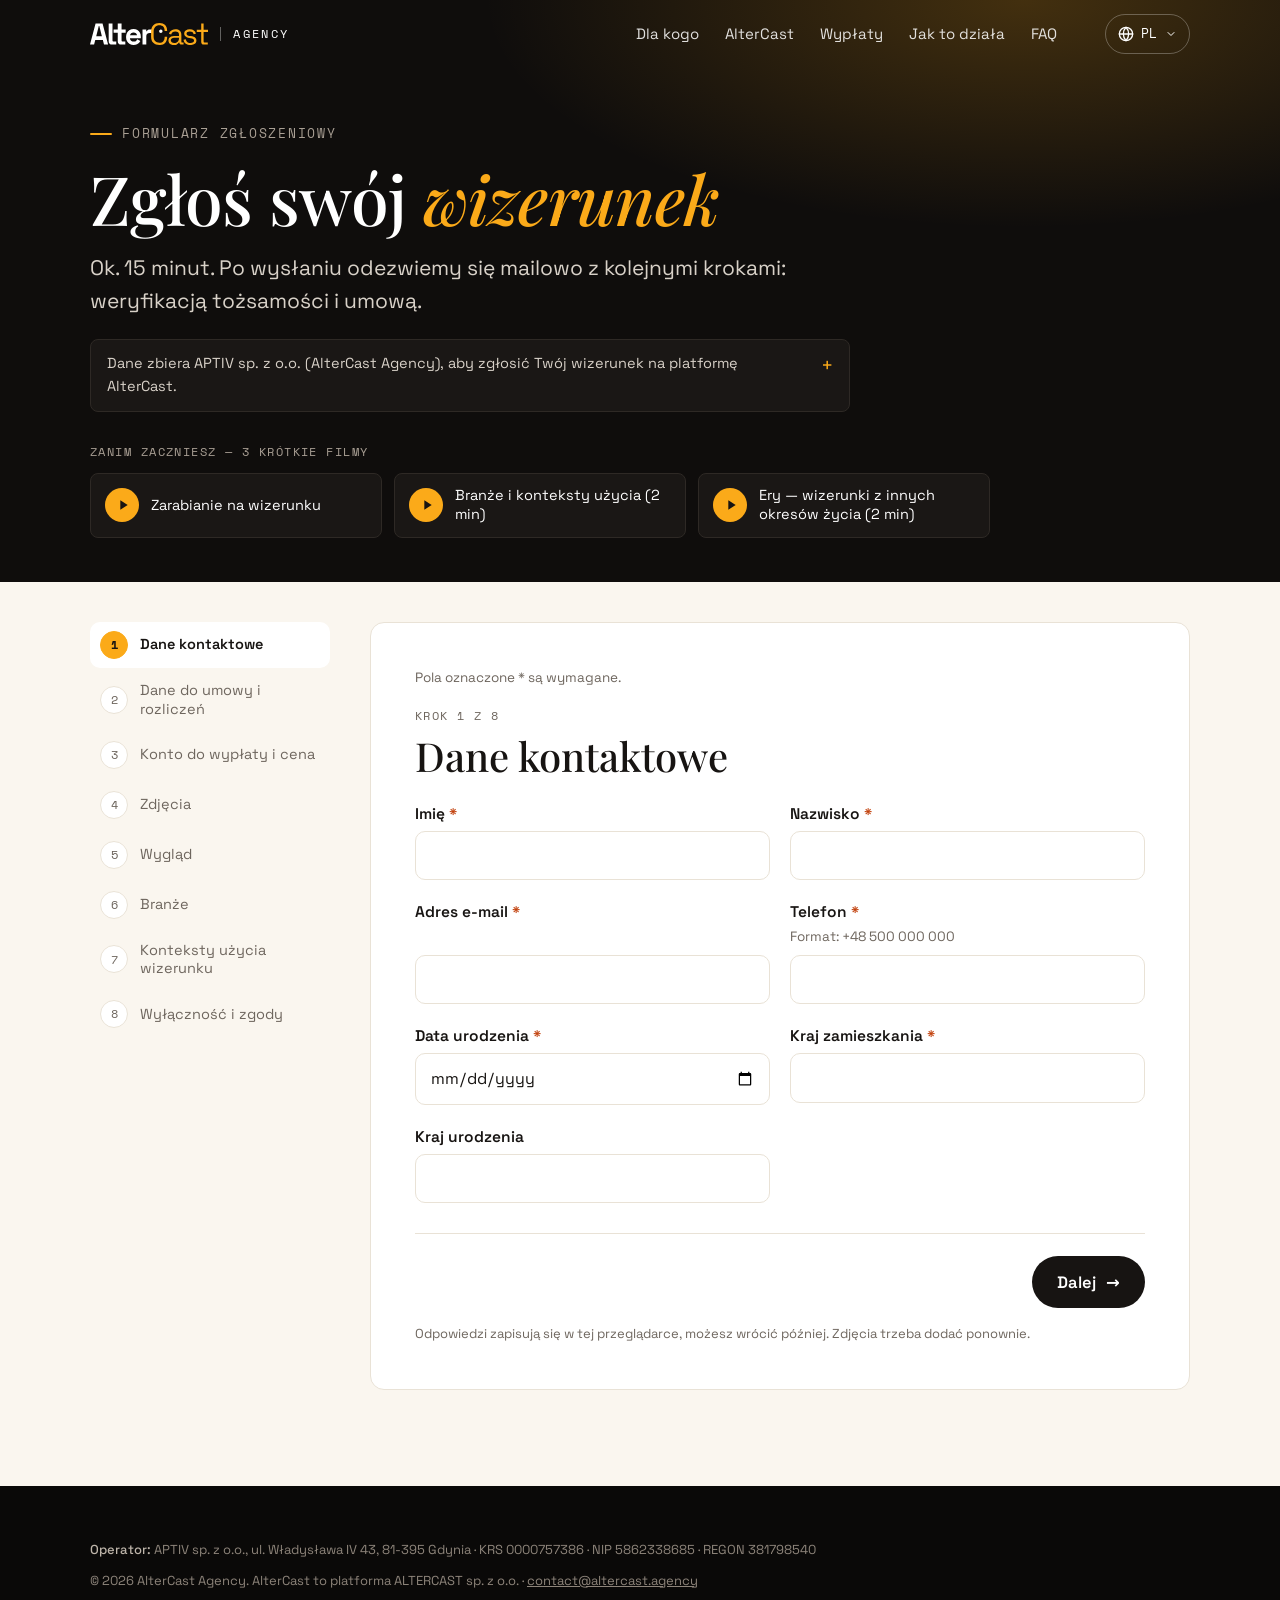
<file: formularz/index.html>
<!doctype html>
<html lang="pl" dir="ltr" data-lang="pl" class="no-js">
<head>
<meta charset="utf-8">
<meta name="viewport" content="width=device-width, initial-scale=1, viewport-fit=cover">
<title>Formularz zgłoszeniowy — AlterCast Agency</title>
<meta name="description" content="Zgłoś swój wizerunek do AlterCast Agency. Formularz zajmuje ok. 15 minut.">
<link rel="canonical" href="https://altercast.agency/formularz/">
<link rel="alternate" hreflang="pl" href="https://altercast.agency/formularz/"><link rel="alternate" hreflang="en" href="https://altercast.agency/en/form/"><link rel="alternate" hreflang="uk" href="https://altercast.agency/ua/anketa/"><link rel="alternate" hreflang="ru" href="https://altercast.agency/ru/anketa/"><link rel="alternate" hreflang="zh-Hans" href="https://altercast.agency/zh/form/"><link rel="alternate" hreflang="ar" href="https://altercast.agency/ar/form/">
<meta name="theme-color" content="#0f0d0c">
<meta property="og:title" content="Formularz zgłoszeniowy — AlterCast Agency">
<meta property="og:description" content="Zgłoś swój wizerunek do AlterCast Agency. Formularz zajmuje ok. 15 minut.">
<meta property="og:image" content="https://altercast.agency/assets/og-pl.png">
<link rel="icon" type="image/svg+xml" href="../assets/icon.svg">
<link rel="stylesheet" href="../assets/style.css?v=20261016d">
<link rel="stylesheet" href="../assets/form.css?v=20261016d">
<link rel="preconnect" href="https://altercast.ai" crossorigin>
</head>
<body class="form-page">
<svg width="0" height="0" style="position:absolute" aria-hidden="true"><symbol id="ac-logo" viewBox="0 0 1104 205"><g fill="var(--logo-wordmark, #231f20)"><path d="M0 201.273L51.9676 3.97577H116.865L168.832 201.273H130.541L119.849 157.788H48.9838L38.2919 201.273H0ZM57.6865 123.497H110.649L86.7784 27.3333H81.8054L57.9351 123.497H57.6865Z"/><path d="M289.675 201.273C280.475 201.273 273.016 198.291 267.297 192.576C261.578 186.861 258.594 179.158 258.594 169.715V90.9455H219.805V61.6242H258.594V3.97577H294.151V61.3758H332.443V90.697H294.151V163.503C294.151 169.218 296.886 171.952 302.108 171.952H329.211V201.273H289.675Z"/><path d="M174.054 61.3758V3.97577H209.611V163.503C209.611 169.218 212.346 171.952 217.568 171.952H244.67V201.273H205.135C195.935 201.273 188.476 198.291 182.757 192.576C177.038 186.861 174.054 179.158 174.054 169.715V61.3758Z"/><path d="M406.789 205C392.865 205 380.681 202.018 369.989 196.055C359.297 190.091 351.092 181.891 345.124 170.958C339.157 160.024 336.173 147.352 336.173 132.691V129.212C336.173 114.551 339.157 101.879 344.876 90.9454C350.594 80.2606 358.8 71.8121 369.492 65.8485C379.935 59.8848 392.119 56.903 406.043 56.903C419.967 56.903 431.654 59.8848 441.849 66.097C452.043 72.3091 460 80.7576 465.47 91.4424C471.189 102.127 473.924 114.8 473.924 128.964V141.139H372.227C372.724 150.83 376.205 158.533 382.919 164.497C389.632 170.461 397.838 173.442 407.784 173.442C417.73 173.442 425.189 171.206 429.665 166.982C434.389 162.758 437.87 157.788 440.357 152.57L469.448 167.727C466.713 172.697 462.984 177.915 458.011 183.63C453.038 189.345 446.324 194.315 438.119 198.291C429.913 202.267 419.221 204.255 406.54 204.255L406.789 205ZM372.724 115.297H438.119C437.373 107.097 434.14 100.636 428.421 95.9151C422.703 90.9454 415.243 88.7091 406.043 88.7091C396.843 88.7091 388.886 91.1939 383.167 95.9151C377.449 100.885 373.967 107.345 372.724 115.297Z"/><path d="M489.34 201.273V61.3758H524.4V77.0303H529.373C531.362 71.3152 534.843 67.3394 539.567 64.6061C544.292 61.8727 550.011 60.6303 556.227 60.6303H580.346V92.1879H555.73C546.778 92.1879 539.319 94.6727 533.351 99.3939C527.632 104.115 524.649 111.57 524.649 121.509V201.024H489.092L489.34 201.273Z"/><path d="M659.914 92.6848C668.702 92.6848 675.827 85.5648 675.827 76.7818C675.827 67.9988 668.702 60.8788 659.914 60.8788C651.125 60.8788 644 67.9988 644 76.7818C644 85.5648 651.125 92.6848 659.914 92.6848Z"/></g><g fill="var(--logo-accent, #fbaa19)"><path d="M646.486 205C622.865 205 604.216 198.291 590.292 184.624C576.367 170.958 569.405 151.079 569.405 124.988V80.0121C569.405 53.9212 576.367 34.0424 590.292 20.3758C604.216 6.70909 622.865 0 646.486 0C670.108 0 687.762 6.46061 700.194 19.3818C712.627 32.303 718.843 50.1939 718.843 72.5576V74.0485H695.47V71.8121C695.47 56.903 691.492 44.7273 683.535 35.2848C675.578 25.8424 663.146 21.1212 646.486 21.1212C629.827 21.1212 616.649 26.3394 607.2 36.5273C597.751 46.7151 593.027 61.1273 593.027 79.5152V125.733C593.027 144.121 597.751 158.533 607.2 168.721C616.649 178.909 629.578 184.127 646.486 184.127C663.394 184.127 675.578 179.406 683.535 169.964C691.492 160.521 695.47 148.345 695.47 133.436V128.964H718.843V132.691C718.843 155.303 712.627 172.945 700.194 185.867C687.762 198.788 669.859 205.248 646.486 205.248V205Z"/><path d="M782.497 205C772.8 205 764.097 203.261 756.389 200.03C748.432 196.552 742.216 191.83 737.74 185.37C733.265 178.909 731.027 171.206 731.027 162.012C731.027 152.818 733.265 144.867 737.74 138.655C742.216 132.442 748.432 127.97 756.389 124.739C764.346 121.758 773.048 120.018 782.994 120.018H829.492V109.83C829.492 100.139 826.508 92.4364 820.789 86.7212C815.07 81.0061 806.616 78.2727 795.178 78.2727C783.74 78.2727 775.535 81.0061 769.319 86.2242C763.103 91.6909 758.876 98.6485 756.638 107.842L735.751 101.133C737.989 93.4303 741.47 86.4727 746.443 80.2606C751.416 74.0485 757.881 68.8303 766.086 65.103C774.292 61.3758 783.989 59.3879 795.427 59.3879C813.081 59.3879 826.757 63.8606 836.703 73.0545C846.4 82.2485 851.373 94.9212 851.373 111.57V173.939C851.373 179.655 854.108 182.388 859.33 182.388H872.011V201.273H852.616C846.4 201.273 841.427 199.533 837.697 196.055C833.967 192.576 831.978 187.855 831.978 182.139V180.648H828.497C826.508 184.127 823.773 187.855 820.292 191.83C816.811 195.806 812.086 198.788 806.119 201.521C800.151 204.006 792.194 205.248 782.746 205.248L782.497 205ZM784.984 185.867C798.162 185.867 808.854 181.891 817.059 174.188C825.265 166.485 829.243 155.552 829.243 141.388V138.406H783.492C774.54 138.406 767.33 140.394 761.611 144.121C755.892 147.848 752.908 153.812 752.908 161.515C752.908 169.218 755.892 175.182 761.859 179.655C767.827 184.127 775.535 186.115 784.735 186.115L784.984 185.867Z"/><path d="M936.411 205C919.254 205 904.832 201.024 893.146 193.073C881.459 185.121 874.249 172.697 871.762 155.552L892.897 150.83C894.389 159.776 897.124 166.982 901.351 172.2C905.578 177.418 910.551 181.145 916.768 183.133C922.984 185.37 929.449 186.364 936.411 186.364C946.854 186.364 954.811 184.376 961.027 180.152C967.243 175.927 969.978 170.461 969.978 163.503C969.978 156.545 966.995 151.327 961.276 148.345C955.557 145.364 947.6 143.127 937.654 141.139L925.968 139.152C917.016 137.661 909.059 135.176 901.6 132.194C894.141 129.212 888.422 124.739 884.195 119.273C879.968 113.806 877.73 107.097 877.73 98.6485C877.73 86.2243 882.454 76.5333 892.151 69.5758C901.849 62.6182 914.53 59.1394 930.195 59.1394C945.859 59.1394 958.541 62.6182 968.238 69.8242C977.935 76.7818 984.151 86.7212 986.886 99.6424L966 105.109C964.259 95.1697 960.281 88.2121 953.816 84.2364C947.351 80.2606 939.643 78.2727 930.195 78.2727C920.746 78.2727 913.286 80.0121 907.816 83.4909C902.346 86.9697 899.611 92.1879 899.611 98.897C899.611 105.606 902.097 110.327 907.319 113.309C912.541 116.291 919.503 118.776 927.957 120.267L939.643 122.255C949.341 123.994 958.292 126.23 966 129.212C973.708 132.194 979.924 136.418 984.649 141.636C989.373 146.855 991.611 154.309 991.611 163.006C991.611 176.424 986.638 186.861 976.443 194.315C966.497 201.77 952.822 205.249 935.914 205.249L936.411 205Z"/><path d="M1060.98 201.273C1053.03 201.273 1047.06 199.036 1042.83 194.812C1038.61 190.588 1036.37 184.624 1036.37 177.17V82.9939H994.843V63.6121H1036.37V3.97577H1058.75V63.3636H1103.75V82.7455H1058.75V173.442C1058.75 179.158 1061.48 181.891 1066.95 181.891H1097.78V201.024H1061.23L1060.98 201.273Z"/></g></symbol></svg>
<a class="skip" href="#main">Przejdź do treści</a>
<header class="site-header is-solid">
  <div class="wrap">
    <a class="brand" href="../" aria-label="AlterCast Agency"><svg viewBox="0 0 1104 205" role="img" aria-label="AlterCast"><use href="#ac-logo"/></svg><span class="brand-tag">Agency</span></a>
    <nav class="nav" aria-label="Main"><a href="../#dla-kogo">Dla kogo</a><a href="../#altercast">AlterCast</a><a href="../#wyplaty">Wypłaty</a><a href="../#jak-to-dziala">Jak to działa</a><a href="../#faq">FAQ</a></nav>
    <div class="header-actions"><details class="lang-menu"><summary aria-label="Język strony: Polski"><svg class="lm-globe" viewBox="0 0 24 24" fill="none" stroke="currentColor" stroke-width="2" stroke-linecap="round" stroke-linejoin="round" aria-hidden="true"><circle cx="12" cy="12" r="10"/><path d="M12 2a14.5 14.5 0 0 0 0 20 14.5 14.5 0 0 0 0-20"/><path d="M2 12h20"/></svg><span lang="pl">PL</span><svg class="lm-chev" viewBox="0 0 24 24" fill="none" stroke="currentColor" stroke-width="2" stroke-linecap="round" stroke-linejoin="round" aria-hidden="true"><path d="m6 9 6 6 6-6"/></svg></summary><nav class="lang-list" aria-label="Język strony"><a href="../formularz/" hreflang="pl" lang="pl" aria-current="true"><span>Polski</span><span class="lc">PL</span></a><a href="../en/form/" hreflang="en" lang="en"><span>English</span><span class="lc">EN</span></a><a href="../ua/anketa/" hreflang="uk" lang="uk"><span>Українська</span><span class="lc">UA</span></a><a href="../ru/anketa/" hreflang="ru" lang="ru"><span>Русский</span><span class="lc">RU</span></a><a href="../zh/form/" hreflang="zh-Hans" lang="zh-Hans"><span>简体中文</span><span class="lc">ZH</span></a><a href="../ar/form/" hreflang="ar" lang="ar"><span>العربية</span><span class="lc">AR</span></a></nav></details></div>
    <button class="menu-btn" type="button" aria-expanded="false" aria-controls="mobile-panel" aria-label="Menu"><svg viewBox="0 0 24 24" fill="none" stroke="currentColor" stroke-width="2" stroke-linecap="round" stroke-linejoin="round" aria-hidden="true"><line x1="4" x2="20" y1="6" y2="6"/><line x1="4" x2="20" y1="12" y2="12"/><line x1="4" x2="20" y1="18" y2="18"/></svg></button>
  </div>
  <div class="mobile-panel" id="mobile-panel"><a class="m-link" href="../#dla-kogo">Dla kogo</a><a class="m-link" href="../#altercast">Czym jest AlterCast</a><a class="m-link" href="../#wyplaty">Wypłaty bez Stripe</a><a class="m-link" href="../#jak-to-dziala">Jak to działa</a><a class="m-link" href="../#faq">FAQ</a></div>
</header>
<main id="main">
  <section class="form-hero">
    <div class="wrap">
      <span class="eyebrow">Formularz zgłoszeniowy</span>
      <h1 class="h2 form-h1">Zgłoś swój <em>wizerunek</em></h1>
      <p class="lead">Ok. 15 minut. Po wysłaniu odezwiemy się mailowo z kolejnymi krokami: weryfikacją tożsamości i umową.</p>
      <details class="form-about"><summary>Dane zbiera APTIV sp. z o.o. (AlterCast Agency), aby zgłosić Twój wizerunek na platformę AlterCast.</summary><p>Na podstawie tych danych agencja zakłada i prowadzi Twój profil na altercast.ai, bez zakładania przez Ciebie konta Stripe. Zakres danych jest taki sam jak w onboardingu na altercast.ai: dane kontaktowe, dane do umowy, konto do wypłaty, wygląd, branże, konteksty użycia i zgody. Wypełnienie zajmuje ok. 15 minut.</p></details>
      <p class="videos-label">Zanim zaczniesz — 3 krótkie filmy</p>
      <div class="video-cards"><a class="video-card" href="https://vimeo.com/1225124772" target="_blank" rel="noopener"><span class="vc-play" aria-hidden="true"><svg viewBox="0 0 24 24"><path d="M8 5v14l11-7z" fill="currentColor"/></svg></span><span class="vc-text">Zarabianie na wizerunku</span></a><a class="video-card" href="https://vimeo.com/1225124769" target="_blank" rel="noopener"><span class="vc-play" aria-hidden="true"><svg viewBox="0 0 24 24"><path d="M8 5v14l11-7z" fill="currentColor"/></svg></span><span class="vc-text">Branże i konteksty użycia (2 min)</span></a><a class="video-card" href="https://vimeo.com/1225124770" target="_blank" rel="noopener"><span class="vc-play" aria-hidden="true"><svg viewBox="0 0 24 24"><path d="M8 5v14l11-7z" fill="currentColor"/></svg></span><span class="vc-text">Ery — wizerunki z innych okresów życia (2 min)</span></a></div>
    </div>
  </section>
  <section class="form-wrap">
    <div class="wrap form-grid">
      <aside class="stepper" aria-label="Krok  z 8"><ol><li data-step-dot="1"><span class="sd-n">1</span><span class="sd-t">Dane kontaktowe</span></li><li data-step-dot="2"><span class="sd-n">2</span><span class="sd-t">Dane do umowy i rozliczeń</span></li><li data-step-dot="3"><span class="sd-n">3</span><span class="sd-t">Konto do wypłaty i cena</span></li><li data-step-dot="4"><span class="sd-n">4</span><span class="sd-t">Zdjęcia</span></li><li data-step-dot="5"><span class="sd-n">5</span><span class="sd-t">Wygląd</span></li><li data-step-dot="6"><span class="sd-n">6</span><span class="sd-t">Branże</span></li><li data-step-dot="7"><span class="sd-n">7</span><span class="sd-t">Konteksty użycia wizerunku</span></li><li data-step-dot="8"><span class="sd-n">8</span><span class="sd-t">Wyłączność i zgody</span></li></ol></aside>
      <div class="form-col">
        <div class="progress" aria-hidden="true"><span class="progress-bar"></span></div>
        <div class="draft-note" hidden><span class="dn-text"></span> <button type="button" class="link-btn" data-draft-clear>Zacznij od nowa</button></div>
        <form id="ac-form" class="form-card" novalidate>
          <p class="req-legend">Pola oznaczone * są wymagane.</p>
          <div class="hp" aria-hidden="true"><label>Website <input type="text" name="website" tabindex="-1" autocomplete="off"></label></div>
          <section class="fstep" data-step="1" aria-labelledby="st1"><p class="step-count">Krok 1 z 8</p><h2 class="step-title" id="st1" tabindex="-1">Dane kontaktowe</h2><div class="step-fields"><div class="field" data-q="2" data-ty="0" data-title="Imię" data-req="1"><label class="f-label" for="q2">Imię <span class="req" aria-hidden="true">*</span></label><input class="input" id="q2" name="q2" type="text" autocomplete="given-name" required aria-describedby="q2-err"><p class="f-err" id="q2-err" role="alert"></p></div><div class="field" data-q="3" data-ty="0" data-title="Nazwisko" data-req="1"><label class="f-label" for="q3">Nazwisko <span class="req" aria-hidden="true">*</span></label><input class="input" id="q3" name="q3" type="text" autocomplete="family-name" required aria-describedby="q3-err"><p class="f-err" id="q3-err" role="alert"></p></div><div class="field" data-q="4" data-ty="0" data-title="Adres e-mail" data-req="1"><label class="f-label" for="q4">Adres e-mail <span class="req" aria-hidden="true">*</span></label><input class="input" id="q4" name="q4" type="email" autocomplete="email" required aria-describedby="q4-err"><p class="f-err" id="q4-err" role="alert"></p></div><div class="field" data-q="5" data-ty="0" data-title="Telefon" data-req="1"><label class="f-label" for="q5">Telefon <span class="req" aria-hidden="true">*</span></label><p class="f-help" id="q5-help">Format: +48 500 000 000</p><input class="input" id="q5" name="q5" type="tel" autocomplete="tel" required aria-describedby="q5-help q5-err"><p class="f-err" id="q5-err" role="alert"></p></div><div class="field" data-q="6" data-ty="9" data-title="Data urodzenia" data-req="1"><label class="f-label" for="q6">Data urodzenia <span class="req" aria-hidden="true">*</span></label><input class="input" id="q6" name="q6" type="date" autocomplete="bday" required aria-describedby="q6-err"><p class="f-err" id="q6-err" role="alert"></p></div><div class="field" data-q="7" data-ty="0" data-title="Kraj zamieszkania" data-req="1"><label class="f-label" for="q7">Kraj zamieszkania <span class="req" aria-hidden="true">*</span></label><input class="input" id="q7" name="q7" type="text" autocomplete="country-name" required aria-describedby="q7-err"><p class="f-err" id="q7-err" role="alert"></p></div><div class="field" data-q="8" data-ty="0" data-title="Kraj urodzenia"><label class="f-label" for="q8">Kraj urodzenia</label><input class="input" id="q8" name="q8" type="text" autocomplete="off" aria-describedby="q8-err"><p class="f-err" id="q8-err" role="alert"></p></div></div></section><section class="fstep" data-step="2" aria-labelledby="st2" hidden><p class="step-count">Krok 2 z 8</p><h2 class="step-title" id="st2" tabindex="-1">Dane do umowy i rozliczeń</h2><p class="step-desc">Te dane trafiają na umowę licencyjną i dokumenty rozliczeniowe.</p><div class="step-fields"><fieldset class="field" data-q="10" data-ty="2" data-title="Udzielam licencji na wizerunek jako" data-req="1" aria-describedby="q10-err"><legend class="f-label">Udzielam licencji na wizerunek jako <span class="req" aria-hidden="true">*</span></legend><div class="choices"><label class="choice" for="q10_0"><input type="radio" id="q10_0" name="q10" value="Osoba prywatna (bez firmy)"><span class="c-box" aria-hidden="true"></span><span class="c-text">Osoba prywatna (bez firmy)</span></label><label class="choice" for="q10_1"><input type="radio" id="q10_1" name="q10" value="Firma (działalność gospodarcza)" data-flag="company"><span class="c-box" aria-hidden="true"></span><span class="c-text">Firma (działalność gospodarcza)</span></label></div><p class="f-err" id="q10-err" role="alert"></p></fieldset><div class="field" data-q="11" data-ty="0" data-title="Ulica" data-req="1"><label class="f-label" for="q11">Ulica <span class="req" aria-hidden="true">*</span></label><input class="input" id="q11" name="q11" type="text" autocomplete="address-line1" required aria-describedby="q11-err"><p class="f-err" id="q11-err" role="alert"></p></div><div class="field" data-q="12" data-ty="0" data-title="Numer domu / lokalu" data-req="1"><label class="f-label" for="q12">Numer domu / lokalu <span class="req" aria-hidden="true">*</span></label><input class="input" id="q12" name="q12" type="text" autocomplete="address-line2" required aria-describedby="q12-err"><p class="f-err" id="q12-err" role="alert"></p></div><div class="field" data-q="13" data-ty="0" data-title="Kod pocztowy" data-req="1"><label class="f-label" for="q13">Kod pocztowy <span class="req" aria-hidden="true">*</span></label><input class="input" id="q13" name="q13" type="text" autocomplete="postal-code" required aria-describedby="q13-err"><p class="f-err" id="q13-err" role="alert"></p></div><div class="field" data-q="14" data-ty="0" data-title="Miasto" data-req="1"><label class="f-label" for="q14">Miasto <span class="req" aria-hidden="true">*</span></label><input class="input" id="q14" name="q14" type="text" autocomplete="address-level2" required aria-describedby="q14-err"><p class="f-err" id="q14-err" role="alert"></p></div><div class="field" data-q="15" data-ty="0" data-title="Kraj (adres rejestrowy / do faktur)" data-req="1"><label class="f-label" for="q15">Kraj (adres rejestrowy / do faktur) <span class="req" aria-hidden="true">*</span></label><input class="input" id="q15" name="q15" type="text" autocomplete="country-name" required aria-describedby="q15-err"><p class="f-err" id="q15-err" role="alert"></p></div><div class="field" data-q="16" data-ty="0" data-title="PESEL" data-req="1"><label class="f-label" for="q16">PESEL <span class="req" aria-hidden="true">*</span></label><input class="input" id="q16" name="q16" type="text" autocomplete="off" required aria-describedby="q16-err"><p class="f-err" id="q16-err" role="alert"></p></div><div class="field" data-q="17" data-ty="0" data-title="Seria i numer dowodu osobistego lub paszportu" data-req="1"><label class="f-label" for="q17">Seria i numer dowodu osobistego lub paszportu <span class="req" aria-hidden="true">*</span></label><p class="f-help" id="q17-help">Potrzebne do umowy. Nie prosimy o skan dokumentu.</p><input class="input" id="q17" name="q17" type="text" autocomplete="off" required aria-describedby="q17-help q17-err"><p class="f-err" id="q17-err" role="alert"></p></div><div class="field" data-q="18" data-ty="0" data-title="Kraj wydania dokumentu" data-req="1"><label class="f-label" for="q18">Kraj wydania dokumentu <span class="req" aria-hidden="true">*</span></label><input class="input" id="q18" name="q18" type="text" autocomplete="off" required aria-describedby="q18-err"><p class="f-err" id="q18-err" role="alert"></p></div><div class="field" data-q="19" data-ty="0" data-title="Kraj obowiązku podatkowego" data-req="1"><label class="f-label" for="q19">Kraj obowiązku podatkowego <span class="req" aria-hidden="true">*</span></label><p class="f-help" id="q19-help">Zostaw kraj adresu, chyba że rozliczasz się podatkowo gdzie indziej.</p><input class="input" id="q19" name="q19" type="text" autocomplete="off" required aria-describedby="q19-help q19-err"><p class="f-err" id="q19-err" role="alert"></p></div><div class="field is-company" data-q="20" data-ty="0" data-title="Nazwa firmy (tylko jeśli rozliczasz się przez firmę)" data-show-if="company"><label class="f-label" for="q20">Nazwa firmy (tylko jeśli rozliczasz się przez firmę)</label><p class="f-help" id="q20-help">Wypełnij tylko, jeśli rozliczasz się przez firmę.</p><input class="input" id="q20" name="q20" type="text" autocomplete="organization" aria-describedby="q20-help q20-err"><p class="f-err" id="q20-err" role="alert"></p></div><div class="field is-company" data-q="21" data-ty="0" data-title="NIP (tylko jeśli rozliczasz się przez firmę)" data-show-if="company"><label class="f-label" for="q21">NIP (tylko jeśli rozliczasz się przez firmę)</label><p class="f-help" id="q21-help">Wypełnij tylko, jeśli rozliczasz się przez firmę.</p><input class="input" id="q21" name="q21" type="text" autocomplete="off" aria-describedby="q21-help q21-err"><p class="f-err" id="q21-err" role="alert"></p></div></div></section><section class="fstep" data-step="3" aria-labelledby="st3" hidden><p class="step-count">Krok 3 z 8</p><h2 class="step-title" id="st3" tabindex="-1">Konto do wypłaty i cena</h2><p class="step-desc">Na to konto wypłacamy Twoje wynagrodzenie z licencji.</p><div class="step-fields"><div class="field" data-q="23" data-ty="0" data-title="Właściciel rachunku (imię i nazwisko / nazwa firmy)" data-req="1"><label class="f-label" for="q23">Właściciel rachunku (imię i nazwisko / nazwa firmy) <span class="req" aria-hidden="true">*</span></label><input class="input" id="q23" name="q23" type="text" autocomplete="name" required aria-describedby="q23-err"><p class="f-err" id="q23-err" role="alert"></p></div><div class="field" data-q="24" data-ty="0" data-title="Numer rachunku (IBAN)" data-req="1"><label class="f-label" for="q24">Numer rachunku (IBAN) <span class="req" aria-hidden="true">*</span></label><input class="input" id="q24" name="q24" type="text" autocomplete="off" required aria-describedby="q24-err"><p class="f-err" id="q24-err" role="alert"></p></div><div class="field" data-q="25" data-ty="0" data-title="Nazwa banku"><label class="f-label" for="q25">Nazwa banku</label><input class="input" id="q25" name="q25" type="text" autocomplete="off" aria-describedby="q25-err"><p class="f-err" id="q25-err" role="alert"></p></div><div class="field" data-q="26" data-ty="0" data-title="SWIFT / BIC (tylko konto zagraniczne)"><label class="f-label" for="q26">SWIFT / BIC (tylko konto zagraniczne)</label><input class="input" id="q26" name="q26" type="text" autocomplete="off" aria-describedby="q26-err"><p class="f-err" id="q26-err" role="alert"></p></div><fieldset class="field" data-q="27" data-ty="2" data-title="Waluta wypłaty" data-req="1" aria-describedby="q27-err"><legend class="f-label">Waluta wypłaty <span class="req" aria-hidden="true">*</span></legend><div class="choices choices-inline"><label class="choice" for="q27_0"><input type="radio" id="q27_0" name="q27" value="PLN"><span class="c-box" aria-hidden="true"></span><span class="c-text">PLN</span></label><label class="choice" for="q27_1"><input type="radio" id="q27_1" name="q27" value="EUR"><span class="c-box" aria-hidden="true"></span><span class="c-text">EUR</span></label><label class="choice" for="q27_2"><input type="radio" id="q27_2" name="q27" value="USD"><span class="c-box" aria-hidden="true"></span><span class="c-text">USD</span></label></div><p class="f-err" id="q27-err" role="alert"></p></fieldset><fieldset class="field" data-q="28" data-ty="4" data-title="Waluty, w których klient może zapłacić za licencję" data-req="1" aria-describedby="q28-err"><legend class="f-label">Waluty, w których klient może zapłacić za licencję <span class="req" aria-hidden="true">*</span></legend><div class="choices choices-inline"><label class="choice" for="q28_0"><input type="checkbox" id="q28_0" name="q28" value="PLN" data-flag="cur-pln"><span class="c-box" aria-hidden="true"></span><span class="c-text">PLN</span></label><label class="choice" for="q28_1"><input type="checkbox" id="q28_1" name="q28" value="EUR" data-flag="cur-eur"><span class="c-box" aria-hidden="true"></span><span class="c-text">EUR</span></label><label class="choice" for="q28_2"><input type="checkbox" id="q28_2" name="q28" value="USD" data-flag="cur-usd"><span class="c-box" aria-hidden="true"></span><span class="c-text">USD</span></label></div><p class="f-err" id="q28-err" role="alert"></p></fieldset><div class="field is-price" data-q="29" data-ty="0" data-title="Cena bazowa licencji w PLN" data-req="1" data-price="1" data-show-if="cur-pln"><label class="f-label" for="q29">Cena bazowa licencji w PLN <span class="req" aria-hidden="true">*</span></label><p class="f-help" id="q29-help">Licencja na 12 miesięcy z prawami do TV, kanałów cyfrowych i druku. Klient zapłaci o 25% więcej (prowizja agencji).</p><input class="input" id="q29" name="q29" type="text" autocomplete="off" inputmode="decimal" required aria-describedby="q29-help q29-err"><p class="f-err" id="q29-err" role="alert"></p></div><div class="field is-price" data-q="30" data-ty="0" data-title="Cena bazowa licencji w EUR" data-req="1" data-price="1" data-show-if="cur-eur"><label class="f-label" for="q30">Cena bazowa licencji w EUR <span class="req" aria-hidden="true">*</span></label><p class="f-help" id="q30-help">Licencja na 12 miesięcy z prawami do TV, kanałów cyfrowych i druku. Klient zapłaci o 25% więcej (prowizja agencji).</p><input class="input" id="q30" name="q30" type="text" autocomplete="off" inputmode="decimal" required aria-describedby="q30-help q30-err"><p class="f-err" id="q30-err" role="alert"></p></div><div class="field is-price" data-q="31" data-ty="0" data-title="Cena bazowa licencji w USD" data-req="1" data-price="1" data-show-if="cur-usd"><label class="f-label" for="q31">Cena bazowa licencji w USD <span class="req" aria-hidden="true">*</span></label><p class="f-help" id="q31-help">Licencja na 12 miesięcy z prawami do TV, kanałów cyfrowych i druku. Klient zapłaci o 25% więcej (prowizja agencji).</p><input class="input" id="q31" name="q31" type="text" autocomplete="off" inputmode="decimal" required aria-describedby="q31-help q31-err"><p class="f-err" id="q31-err" role="alert"></p></div></div></section><section class="fstep" data-step="4" aria-labelledby="st4" hidden><p class="step-count">Krok 4 z 8</p><h2 class="step-title" id="st4" tabindex="-1">Zdjęcia</h2><p class="step-desc">Potrzebujemy trzech ujęć twarzy: na wprost, 45° i z profilu. Jasne, równe światło, jednolite tło, bez okularów przeciwsłonecznych i czapki, neutralny wyraz twarzy.</p><div class="step-fields"><fieldset class="field" data-q="33" data-ty="2" data-title="Jak przekażesz zdjęcia?" data-req="1" aria-describedby="q33-err"><legend class="f-label">Jak przekażesz zdjęcia? <span class="req" aria-hidden="true">*</span></legend><div class="choices"><label class="choice" for="q33_0"><input type="radio" id="q33_0" name="q33" value="Wgrywam je w pytaniu poniżej" data-flag="photo-upload"><span class="c-box" aria-hidden="true"></span><span class="c-text">Wgrywam je w pytaniu poniżej</span></label><label class="choice" for="q33_1"><input type="radio" id="q33_1" name="q33" value="Wysyłam linkiem (WeTransfer / Dysk Google)" data-flag="photo-link"><span class="c-box" aria-hidden="true"></span><span class="c-text">Wysyłam linkiem (WeTransfer / Dysk Google)</span></label><label class="choice" for="q33_2"><input type="radio" id="q33_2" name="q33" value="Robimy je na miejscu z zespołem AlterCast"><span class="c-box" aria-hidden="true"></span><span class="c-text">Robimy je na miejscu z zespołem AlterCast</span></label></div><p class="f-err" id="q33-err" role="alert"></p></fieldset><div class="field" data-q="34" data-ty="0" data-title="Link do zdjęć (jeśli wybrano wysyłkę linkiem)" data-show-if="photo-link"><label class="f-label" for="q34">Link do zdjęć (jeśli wybrano wysyłkę linkiem)</label><input class="input" id="q34" name="q34" type="url" autocomplete="off" aria-describedby="q34-err"><p class="f-err" id="q34-err" role="alert"></p></div><div class="photo-row" data-show-if="photo-upload"><div class="field photo-field" data-q="35" data-ty="13" data-title="Zdjęcie na wprost"><span class="f-label" id="q35-lbl">Zdjęcie na wprost</span><label class="dropzone" for="q35"><input class="photo-input" id="q35" name="q35" type="file" accept="image/jpeg,image/png,image/webp,image/heic,image/heif" aria-describedby="q35-err"><span class="dz-empty"><span class="dz-icon" aria-hidden="true"><svg viewBox="0 0 24 24" fill="none" stroke="currentColor" stroke-width="1.8" stroke-linecap="round" stroke-linejoin="round"><path d="M14.5 4h-5L7 7H4a2 2 0 0 0-2 2v9a2 2 0 0 0 2 2h16a2 2 0 0 0 2-2V9a2 2 0 0 0-2-2h-3l-2.5-3z"/><circle cx="12" cy="13" r="3"/></svg></span><span class="dz-pick">Wybierz zdjęcie</span><span class="dz-drop">lub przeciągnij je tutaj</span></span><span class="dz-preview"><img alt=""><span class="dz-actions"><span class="dz-change">Zmień</span><button type="button" class="dz-remove">Usuń</button></span></span></label><p class="f-err" id="q35-err" role="alert"></p></div><div class="field photo-field" data-q="36" data-ty="13" data-title="Zdjęcie pod kątem 45 stopni"><span class="f-label" id="q36-lbl">Zdjęcie pod kątem 45 stopni</span><label class="dropzone" for="q36"><input class="photo-input" id="q36" name="q36" type="file" accept="image/jpeg,image/png,image/webp,image/heic,image/heif" aria-describedby="q36-err"><span class="dz-empty"><span class="dz-icon" aria-hidden="true"><svg viewBox="0 0 24 24" fill="none" stroke="currentColor" stroke-width="1.8" stroke-linecap="round" stroke-linejoin="round"><path d="M14.5 4h-5L7 7H4a2 2 0 0 0-2 2v9a2 2 0 0 0 2 2h16a2 2 0 0 0 2-2V9a2 2 0 0 0-2-2h-3l-2.5-3z"/><circle cx="12" cy="13" r="3"/></svg></span><span class="dz-pick">Wybierz zdjęcie</span><span class="dz-drop">lub przeciągnij je tutaj</span></span><span class="dz-preview"><img alt=""><span class="dz-actions"><span class="dz-change">Zmień</span><button type="button" class="dz-remove">Usuń</button></span></span></label><p class="f-err" id="q36-err" role="alert"></p></div><div class="field photo-field" data-q="37" data-ty="13" data-title="Zdjęcie profilem"><span class="f-label" id="q37-lbl">Zdjęcie profilem</span><label class="dropzone" for="q37"><input class="photo-input" id="q37" name="q37" type="file" accept="image/jpeg,image/png,image/webp,image/heic,image/heif" aria-describedby="q37-err"><span class="dz-empty"><span class="dz-icon" aria-hidden="true"><svg viewBox="0 0 24 24" fill="none" stroke="currentColor" stroke-width="1.8" stroke-linecap="round" stroke-linejoin="round"><path d="M14.5 4h-5L7 7H4a2 2 0 0 0-2 2v9a2 2 0 0 0 2 2h16a2 2 0 0 0 2-2V9a2 2 0 0 0-2-2h-3l-2.5-3z"/><circle cx="12" cy="13" r="3"/></svg></span><span class="dz-pick">Wybierz zdjęcie</span><span class="dz-drop">lub przeciągnij je tutaj</span></span><span class="dz-preview"><img alt=""><span class="dz-actions"><span class="dz-change">Zmień</span><button type="button" class="dz-remove">Usuń</button></span></span></label><p class="f-err" id="q37-err" role="alert"></p></div></div></div></section><section class="fstep" data-step="5" aria-labelledby="st5" hidden><p class="step-count">Krok 5 z 8</p><h2 class="step-title" id="st5" tabindex="-1">Wygląd</h2><p class="step-desc">Na platformie te cechy odczytuje AI ze zdjęć. Tutaj uzupełniamy je ręcznie — kupujący po nich filtrują.</p><div class="step-fields"><fieldset class="field" data-q="39" data-ty="2" data-title="Płeć" data-req="1" aria-describedby="q39-err"><legend class="f-label">Płeć <span class="req" aria-hidden="true">*</span></legend><div class="choices choices-inline"><label class="choice" for="q39_0"><input type="radio" id="q39_0" name="q39" value="Kobieta"><span class="c-box" aria-hidden="true"></span><span class="c-text">Kobieta</span></label><label class="choice" for="q39_1"><input type="radio" id="q39_1" name="q39" value="Mężczyzna"><span class="c-box" aria-hidden="true"></span><span class="c-text">Mężczyzna</span></label><label class="choice" for="q39_2"><input type="radio" id="q39_2" name="q39" value="Inna / nie chcę podawać"><span class="c-box" aria-hidden="true"></span><span class="c-text">Inna / nie chcę podawać</span></label></div><p class="f-err" id="q39-err" role="alert"></p></fieldset><div class="field" data-q="40" data-ty="0" data-title="Kolor włosów" data-req="1"><label class="f-label" for="q40">Kolor włosów <span class="req" aria-hidden="true">*</span></label><p class="f-help" id="q40-help">np. ciemny brąz, blond, czarny, rudy, siwy</p><input class="input" id="q40" name="q40" type="text" autocomplete="off" required aria-describedby="q40-help q40-err"><p class="f-err" id="q40-err" role="alert"></p></div><div class="field" data-q="41" data-ty="0" data-title="Kolor oczu" data-req="1"><label class="f-label" for="q41">Kolor oczu <span class="req" aria-hidden="true">*</span></label><p class="f-help" id="q41-help">np. brązowe, niebieskie, zielone, piwne</p><input class="input" id="q41" name="q41" type="text" autocomplete="off" required aria-describedby="q41-help q41-err"><p class="f-err" id="q41-err" role="alert"></p></div><fieldset class="field" data-q="42" data-ty="2" data-title="Sylwetka" data-req="1" aria-describedby="q42-err"><legend class="f-label">Sylwetka <span class="req" aria-hidden="true">*</span></legend><div class="choices choices-inline"><label class="choice" for="q42_0"><input type="radio" id="q42_0" name="q42" value="Szczupła"><span class="c-box" aria-hidden="true"></span><span class="c-text">Szczupła</span></label><label class="choice" for="q42_1"><input type="radio" id="q42_1" name="q42" value="Przeciętna"><span class="c-box" aria-hidden="true"></span><span class="c-text">Przeciętna</span></label><label class="choice" for="q42_2"><input type="radio" id="q42_2" name="q42" value="Atletyczna"><span class="c-box" aria-hidden="true"></span><span class="c-text">Atletyczna</span></label><label class="choice" for="q42_3"><input type="radio" id="q42_3" name="q42" value="Korpulentna"><span class="c-box" aria-hidden="true"></span><span class="c-text">Korpulentna</span></label></div><p class="f-err" id="q42-err" role="alert"></p></fieldset><div class="field" data-q="43" data-ty="0" data-title="Typ urody"><label class="f-label" for="q43">Typ urody</label><p class="f-help" id="q43-help">np. europejska, azjatycka, afrykańska, latynoska, mieszana</p><input class="input" id="q43" name="q43" type="text" autocomplete="off" aria-describedby="q43-help q43-err"><p class="f-err" id="q43-err" role="alert"></p></div><div class="field" data-q="44" data-ty="0" data-title="Odcień skóry"><label class="f-label" for="q44">Odcień skóry</label><p class="f-help" id="q44-help">np. jasny, średni, oliwkowy, ciemny</p><input class="input" id="q44" name="q44" type="text" autocomplete="off" aria-describedby="q44-help q44-err"><p class="f-err" id="q44-err" role="alert"></p></div><fieldset class="field" data-q="45" data-ty="2" data-title="Długość włosów" aria-describedby="q45-err"><legend class="f-label">Długość włosów</legend><div class="choices choices-inline"><label class="choice" for="q45_0"><input type="radio" id="q45_0" name="q45" value="Krótkie"><span class="c-box" aria-hidden="true"></span><span class="c-text">Krótkie</span></label><label class="choice" for="q45_1"><input type="radio" id="q45_1" name="q45" value="Średnie"><span class="c-box" aria-hidden="true"></span><span class="c-text">Średnie</span></label><label class="choice" for="q45_2"><input type="radio" id="q45_2" name="q45" value="Długie"><span class="c-box" aria-hidden="true"></span><span class="c-text">Długie</span></label><label class="choice" for="q45_3"><input type="radio" id="q45_3" name="q45" value="Brak / ogolona głowa"><span class="c-box" aria-hidden="true"></span><span class="c-text">Brak / ogolona głowa</span></label></div><p class="f-err" id="q45-err" role="alert"></p></fieldset><fieldset class="field" data-q="46" data-ty="2" data-title="Zarost" aria-describedby="q46-err"><legend class="f-label">Zarost</legend><div class="choices"><label class="choice" for="q46_0"><input type="radio" id="q46_0" name="q46" value="Gładko ogolony"><span class="c-box" aria-hidden="true"></span><span class="c-text">Gładko ogolony</span></label><label class="choice" for="q46_1"><input type="radio" id="q46_1" name="q46" value="Zarost kilkudniowy"><span class="c-box" aria-hidden="true"></span><span class="c-text">Zarost kilkudniowy</span></label><label class="choice" for="q46_2"><input type="radio" id="q46_2" name="q46" value="Broda"><span class="c-box" aria-hidden="true"></span><span class="c-text">Broda</span></label><label class="choice" for="q46_3"><input type="radio" id="q46_3" name="q46" value="Wąsy"><span class="c-box" aria-hidden="true"></span><span class="c-text">Wąsy</span></label><label class="choice" for="q46_4"><input type="radio" id="q46_4" name="q46" value="Nie dotyczy"><span class="c-box" aria-hidden="true"></span><span class="c-text">Nie dotyczy</span></label></div><p class="f-err" id="q46-err" role="alert"></p></fieldset><fieldset class="field" data-q="47" data-ty="4" data-title="Archetyp / kontekst (możesz zaznaczyć kilka)" aria-describedby="q47-err"><legend class="f-label">Archetyp / kontekst (możesz zaznaczyć kilka)</legend><div class="choices"><label class="choice" for="q47_0"><input type="checkbox" id="q47_0" name="q47" value="Aspiracyjny / glamour"><span class="c-box" aria-hidden="true"></span><span class="c-text">Aspiracyjny / glamour</span></label><label class="choice" for="q47_1"><input type="checkbox" id="q47_1" name="q47" value="Charakterystyczna „ciekawa twarz”"><span class="c-box" aria-hidden="true"></span><span class="c-text">Charakterystyczna „ciekawa twarz”</span></label><label class="choice" for="q47_2"><input type="checkbox" id="q47_2" name="q47" value="Korporacyjny"><span class="c-box" aria-hidden="true"></span><span class="c-text">Korporacyjny</span></label><label class="choice" for="q47_3"><input type="checkbox" id="q47_3" name="q47" value="Alternatywny / edgy"><span class="c-box" aria-hidden="true"></span><span class="c-text">Alternatywny / edgy</span></label><label class="choice" for="q47_4"><input type="checkbox" id="q47_4" name="q47" value="Przyjazny / lifestyle"><span class="c-box" aria-hidden="true"></span><span class="c-text">Przyjazny / lifestyle</span></label><label class="choice" for="q47_5"><input type="checkbox" id="q47_5" name="q47" value="Luksusowy / premium"><span class="c-box" aria-hidden="true"></span><span class="c-text">Luksusowy / premium</span></label><label class="choice" for="q47_6"><input type="checkbox" id="q47_6" name="q47" value="Naturalny / „sąsiad z bloku”"><span class="c-box" aria-hidden="true"></span><span class="c-text">Naturalny / „sąsiad z bloku”</span></label><label class="choice" for="q47_7"><input type="checkbox" id="q47_7" name="q47" value="Everyman"><span class="c-box" aria-hidden="true"></span><span class="c-text">Everyman</span></label><label class="choice" for="q47_8"><input type="checkbox" id="q47_8" name="q47" value="Groźny"><span class="c-box" aria-hidden="true"></span><span class="c-text">Groźny</span></label><label class="choice" for="q47_9"><input type="checkbox" id="q47_9" name="q47" value="Zmęczony / „zmęczony życiem”"><span class="c-box" aria-hidden="true"></span><span class="c-text">Zmęczony / „zmęczony życiem”</span></label></div><p class="f-err" id="q47-err" role="alert"></p></fieldset></div></section><section class="fstep" data-step="6" aria-labelledby="st6" hidden><p class="step-count">Krok 6 z 8</p><h2 class="step-title" id="st6" tabindex="-1">Branże</h2><p class="step-desc">Zaznacz branże, w których zgadzasz się na wykorzystanie swojego wizerunku. Niezaznaczona branża oznacza brak zgody. Film: <a href="https://vimeo.com/1225124769" target="_blank" rel="noopener">https://vimeo.com/1225124769</a></p><div class="step-fields"><fieldset class="field" data-q="49" data-ty="4" data-title="Branże, w których zgadzam się występować" data-req="1" aria-describedby="q49-err"><legend class="f-label">Branże, w których zgadzam się występować <span class="req" aria-hidden="true">*</span></legend><div class="choice-tools"><button type="button" class="link-btn" data-select-all="q49">Zaznacz wszystkie</button><button type="button" class="link-btn" data-clear-all="q49">Odznacz wszystkie</button></div><div class="choices"><label class="choice" for="q49_0"><input type="checkbox" id="q49_0" name="q49" value="Motoryzacja"><span class="c-box" aria-hidden="true"></span><span class="c-text">Motoryzacja</span></label><label class="choice" for="q49_1"><input type="checkbox" id="q49_1" name="q49" value="Uroda"><span class="c-box" aria-hidden="true"></span><span class="c-text">Uroda</span></label><label class="choice" for="q49_2"><input type="checkbox" id="q49_2" name="q49" value="E-commerce"><span class="c-box" aria-hidden="true"></span><span class="c-text">E-commerce</span></label><label class="choice" for="q49_3"><input type="checkbox" id="q49_3" name="q49" value="Edukacja"><span class="c-box" aria-hidden="true"></span><span class="c-text">Edukacja</span></label><label class="choice" for="q49_4"><input type="checkbox" id="q49_4" name="q49" value="Rozrywka"><span class="c-box" aria-hidden="true"></span><span class="c-text">Rozrywka</span></label><label class="choice" for="q49_5"><input type="checkbox" id="q49_5" name="q49" value="Moda"><span class="c-box" aria-hidden="true"></span><span class="c-text">Moda</span></label><label class="choice" for="q49_6"><input type="checkbox" id="q49_6" name="q49" value="Finanse"><span class="c-box" aria-hidden="true"></span><span class="c-text">Finanse</span></label><label class="choice" for="q49_7"><input type="checkbox" id="q49_7" name="q49" value="Żywność"><span class="c-box" aria-hidden="true"></span><span class="c-text">Żywność</span></label><label class="choice" for="q49_8"><input type="checkbox" id="q49_8" name="q49" value="Gaming"><span class="c-box" aria-hidden="true"></span><span class="c-text">Gaming</span></label><label class="choice" for="q49_9"><input type="checkbox" id="q49_9" name="q49" value="Zdrowie"><span class="c-box" aria-hidden="true"></span><span class="c-text">Zdrowie</span></label><label class="choice" for="q49_10"><input type="checkbox" id="q49_10" name="q49" value="Dom i ogród"><span class="c-box" aria-hidden="true"></span><span class="c-text">Dom i ogród</span></label><label class="choice" for="q49_11"><input type="checkbox" id="q49_11" name="q49" value="Nieruchomości"><span class="c-box" aria-hidden="true"></span><span class="c-text">Nieruchomości</span></label><label class="choice" for="q49_12"><input type="checkbox" id="q49_12" name="q49" value="Handel"><span class="c-box" aria-hidden="true"></span><span class="c-text">Handel</span></label><label class="choice" for="q49_13"><input type="checkbox" id="q49_13" name="q49" value="Usługi"><span class="c-box" aria-hidden="true"></span><span class="c-text">Usługi</span></label><label class="choice" for="q49_14"><input type="checkbox" id="q49_14" name="q49" value="Sport"><span class="c-box" aria-hidden="true"></span><span class="c-text">Sport</span></label><label class="choice" for="q49_15"><input type="checkbox" id="q49_15" name="q49" value="Technologia"><span class="c-box" aria-hidden="true"></span><span class="c-text">Technologia</span></label><label class="choice" for="q49_16"><input type="checkbox" id="q49_16" name="q49" value="Podróże"><span class="c-box" aria-hidden="true"></span><span class="c-text">Podróże</span></label></div><p class="f-err" id="q49-err" role="alert"></p></fieldset></div></section><section class="fstep" data-step="7" aria-labelledby="st7" hidden><p class="step-count">Krok 7 z 8</p><h2 class="step-title" id="st7" tabindex="-1">Konteksty użycia wizerunku (91 pozycji w 12 grupach)</h2><p class="step-desc">W każdej grupie zaznacz TYLKO te konteksty, na które NIE wyrażasz zgody. Niezaznaczone pozycje traktujemy jako zgodę. Nie zgadzaj się tylko na te, które realnie są dla Ciebie problemem — im mniej kontekstów odrzucisz, tym większa szansa sprzedaży licencji. Niezależnie od Twoich decyzji obowiązują stałe zakazy platformy: treści pornograficzne, nienawistne, polityczne i wprowadzające w błąd.</p><div class="step-fields"><div class="ctx-list"><details class="field ctx-group" data-q="51" data-ty="4" data-title="NIE zgadzam się na: Alkohol, nikotyna, imprezy i hazard"><summary><span class="ctx-name">Alkohol, nikotyna, imprezy i hazard</span><span class="ctx-count" data-none="brak zastrzeżeń" data-sel="zaznaczone">brak zastrzeżeń</span></summary><fieldset class="ctx-body"><legend class="visually-hidden">NIE zgadzam się na: Alkohol, nikotyna, imprezy i hazard</legend><p class="ctx-head">NIE zgadzam się na:</p><div class="choices choices-no"><label class="choice" for="q51_0"><input type="checkbox" id="q51_0" name="q51" value="Bar, klub, impreza lub nightlife"><span class="c-box" aria-hidden="true"></span><span class="c-text">Bar, klub, impreza lub nightlife</span></label><label class="choice" for="q51_1"><input type="checkbox" id="q51_1" name="q51" value="Kasyno, poker lub inne gry hazardowe"><span class="c-box" aria-hidden="true"></span><span class="c-text">Kasyno, poker lub inne gry hazardowe</span></label><label class="choice" for="q51_2"><input type="checkbox" id="q51_2" name="q51" value="Spożywanie alkoholu"><span class="c-box" aria-hidden="true"></span><span class="c-text">Spożywanie alkoholu</span></label><label class="choice" for="q51_3"><input type="checkbox" id="q51_3" name="q51" value="Loterie lub konkursy pieniężne"><span class="c-box" aria-hidden="true"></span><span class="c-text">Loterie lub konkursy pieniężne</span></label><label class="choice" for="q51_4"><input type="checkbox" id="q51_4" name="q51" value="Palenie lub używanie produktów nikotynowych"><span class="c-box" aria-hidden="true"></span><span class="c-text">Palenie lub używanie produktów nikotynowych</span></label><label class="choice" for="q51_5"><input type="checkbox" id="q51_5" name="q51" value="Zakłady sportowe"><span class="c-box" aria-hidden="true"></span><span class="c-text">Zakłady sportowe</span></label></div></fieldset></details><details class="field ctx-group" data-q="52" data-ty="4" data-title="NIE zgadzam się na: Ubiór i ekspozycja ciała"><summary><span class="ctx-name">Ubiór i ekspozycja ciała</span><span class="ctx-count" data-none="brak zastrzeżeń" data-sel="zaznaczone">brak zastrzeżeń</span></summary><fieldset class="ctx-body"><legend class="visually-hidden">NIE zgadzam się na: Ubiór i ekspozycja ciała</legend><p class="ctx-head">NIE zgadzam się na:</p><div class="choices choices-no"><label class="choice" for="q52_0"><input type="checkbox" id="q52_0" name="q52" value="Zbliżenia na ciało"><span class="c-box" aria-hidden="true"></span><span class="c-text">Zbliżenia na ciało</span></label><label class="choice" for="q52_1"><input type="checkbox" id="q52_1" name="q52" value="Moda lub uroda z mocnym skupieniem na ciele"><span class="c-box" aria-hidden="true"></span><span class="c-text">Moda lub uroda z mocnym skupieniem na ciele</span></label><label class="choice" for="q52_2"><input type="checkbox" id="q52_2" name="q52" value="Mocno odsłaniająca odzież"><span class="c-box" aria-hidden="true"></span><span class="c-text">Mocno odsłaniająca odzież</span></label><label class="choice" for="q52_3"><input type="checkbox" id="q52_3" name="q52" value="Bez koszulki"><span class="c-box" aria-hidden="true"></span><span class="c-text">Bez koszulki</span></label><label class="choice" for="q52_4"><input type="checkbox" id="q52_4" name="q52" value="Strój kąpielowy"><span class="c-box" aria-hidden="true"></span><span class="c-text">Strój kąpielowy</span></label><label class="choice" for="q52_5"><input type="checkbox" id="q52_5" name="q52" value="Bielizna"><span class="c-box" aria-hidden="true"></span><span class="c-text">Bielizna</span></label></div></fieldset></details><details class="field ctx-group" data-q="53" data-ty="4" data-title="NIE zgadzam się na: Kultura, narodowość, społeczeństwo i środowisko"><summary><span class="ctx-name">Kultura, narodowość, społeczeństwo i środowisko</span><span class="ctx-count" data-none="brak zastrzeżeń" data-sel="zaznaczone">brak zastrzeżeń</span></summary><fieldset class="ctx-body"><legend class="visually-hidden">NIE zgadzam się na: Kultura, narodowość, społeczeństwo i środowisko</legend><p class="ctx-head">NIE zgadzam się na:</p><div class="choices choices-no"><label class="choice" for="q53_0"><input type="checkbox" id="q53_0" name="q53" value="Kampania charytatywna lub społeczna"><span class="c-box" aria-hidden="true"></span><span class="c-text">Kampania charytatywna lub społeczna</span></label><label class="choice" for="q53_1"><input type="checkbox" id="q53_1" name="q53" value="Ekologia lub recykling"><span class="c-box" aria-hidden="true"></span><span class="c-text">Ekologia lub recykling</span></label><label class="choice" for="q53_2"><input type="checkbox" id="q53_2" name="q53" value="Flagi, symbole narodowe lub kontekst patriotyczny"><span class="c-box" aria-hidden="true"></span><span class="c-text">Flagi, symbole narodowe lub kontekst patriotyczny</span></label><label class="choice" for="q53_3"><input type="checkbox" id="q53_3" name="q53" value="Ubóstwo lub bezdomność"><span class="c-box" aria-hidden="true"></span><span class="c-text">Ubóstwo lub bezdomność</span></label><label class="choice" for="q53_4"><input type="checkbox" id="q53_4" name="q53" value="Zielona energia"><span class="c-box" aria-hidden="true"></span><span class="c-text">Zielona energia</span></label><label class="choice" for="q53_5"><input type="checkbox" id="q53_5" name="q53" value="Lokalność lub regionalność"><span class="c-box" aria-hidden="true"></span><span class="c-text">Lokalność lub regionalność</span></label><label class="choice" for="q53_6"><input type="checkbox" id="q53_6" name="q53" value="Odzież lub dodatki o symbolice patriotycznej albo kibicowskiej"><span class="c-box" aria-hidden="true"></span><span class="c-text">Odzież lub dodatki o symbolice patriotycznej albo kibicowskiej</span></label><label class="choice" for="q53_7"><input type="checkbox" id="q53_7" name="q53" value="Prawa zwierząt"><span class="c-box" aria-hidden="true"></span><span class="c-text">Prawa zwierząt</span></label><label class="choice" for="q53_8"><input type="checkbox" id="q53_8" name="q53" value="Kontekst kibicowski"><span class="c-box" aria-hidden="true"></span><span class="c-text">Kontekst kibicowski</span></label></div></fieldset></details><details class="field ctx-group" data-q="54" data-ty="4" data-title="NIE zgadzam się na: Rodzina, relacje i bliskość"><summary><span class="ctx-name">Rodzina, relacje i bliskość</span><span class="ctx-count" data-none="brak zastrzeżeń" data-sel="zaznaczone">brak zastrzeżeń</span></summary><fieldset class="ctx-body"><legend class="visually-hidden">NIE zgadzam się na: Rodzina, relacje i bliskość</legend><p class="ctx-head">NIE zgadzam się na:</p><div class="choices choices-no"><label class="choice" for="q54_0"><input type="checkbox" id="q54_0" name="q54" value="Rozstanie lub konflikt w relacji"><span class="c-box" aria-hidden="true"></span><span class="c-text">Rozstanie lub konflikt w relacji</span></label><label class="choice" for="q54_1"><input type="checkbox" id="q54_1" name="q54" value="Randkowanie lub romantyczna scena"><span class="c-box" aria-hidden="true"></span><span class="c-text">Randkowanie lub romantyczna scena</span></label><label class="choice" for="q54_2"><input type="checkbox" id="q54_2" name="q54" value="Opieka nad seniorem"><span class="c-box" aria-hidden="true"></span><span class="c-text">Opieka nad seniorem</span></label><label class="choice" for="q54_3"><input type="checkbox" id="q54_3" name="q54" value="Pocałunek lub romantyczna bliskość"><span class="c-box" aria-hidden="true"></span><span class="c-text">Pocałunek lub romantyczna bliskość</span></label><label class="choice" for="q54_4"><input type="checkbox" id="q54_4" name="q54" value="Rodzicielstwo"><span class="c-box" aria-hidden="true"></span><span class="c-text">Rodzicielstwo</span></label><label class="choice" for="q54_5"><input type="checkbox" id="q54_5" name="q54" value="Ciąża"><span class="c-box" aria-hidden="true"></span><span class="c-text">Ciąża</span></label><label class="choice" for="q54_6"><input type="checkbox" id="q54_6" name="q54" value="Korzystanie z aplikacji lub serwisu randkowego"><span class="c-box" aria-hidden="true"></span><span class="c-text">Korzystanie z aplikacji lub serwisu randkowego</span></label><label class="choice" for="q54_7"><input type="checkbox" id="q54_7" name="q54" value="Ślub lub małżeństwo"><span class="c-box" aria-hidden="true"></span><span class="c-text">Ślub lub małżeństwo</span></label></div></fieldset></details><details class="field ctx-group" data-q="55" data-ty="4" data-title="NIE zgadzam się na: Finanse i pieniądze"><summary><span class="ctx-name">Finanse i pieniądze</span><span class="ctx-count" data-none="brak zastrzeżeń" data-sel="zaznaczone">brak zastrzeżeń</span></summary><fieldset class="ctx-body"><legend class="visually-hidden">NIE zgadzam się na: Finanse i pieniądze</legend><p class="ctx-head">NIE zgadzam się na:</p><div class="choices choices-no"><label class="choice" for="q55_0"><input type="checkbox" id="q55_0" name="q55" value="Inwestowanie w kryptowaluty lub korzystanie z nich"><span class="c-box" aria-hidden="true"></span><span class="c-text">Inwestowanie w kryptowaluty lub korzystanie z nich</span></label><label class="choice" for="q55_1"><input type="checkbox" id="q55_1" name="q55" value="Zadłużenie, problemy z pieniędzmi lub trudna sytuacja finansowa"><span class="c-box" aria-hidden="true"></span><span class="c-text">Zadłużenie, problemy z pieniędzmi lub trudna sytuacja finansowa</span></label><label class="choice" for="q55_2"><input type="checkbox" id="q55_2" name="q55" value="Szybki zarobek"><span class="c-box" aria-hidden="true"></span><span class="c-text">Szybki zarobek</span></label><label class="choice" for="q55_3"><input type="checkbox" id="q55_3" name="q55" value="Wysokie zarobki lub sukces majątkowy"><span class="c-box" aria-hidden="true"></span><span class="c-text">Wysokie zarobki lub sukces majątkowy</span></label><label class="choice" for="q55_4"><input type="checkbox" id="q55_4" name="q55" value="Inwestowanie lub trading"><span class="c-box" aria-hidden="true"></span><span class="c-text">Inwestowanie lub trading</span></label><label class="choice" for="q55_5"><input type="checkbox" id="q55_5" name="q55" value="Korzystanie z pożyczki, kredytu lub chwilówki"><span class="c-box" aria-hidden="true"></span><span class="c-text">Korzystanie z pożyczki, kredytu lub chwilówki</span></label></div></fieldset></details><details class="field ctx-group" data-q="56" data-ty="4" data-title="NIE zgadzam się na: Jedzenie i produkty odzwierzęce"><summary><span class="ctx-name">Jedzenie i produkty odzwierzęce</span><span class="ctx-count" data-none="brak zastrzeżeń" data-sel="zaznaczone">brak zastrzeżeń</span></summary><fieldset class="ctx-body"><legend class="visually-hidden">NIE zgadzam się na: Jedzenie i produkty odzwierzęce</legend><p class="ctx-head">NIE zgadzam się na:</p><div class="choices choices-no"><label class="choice" for="q56_0"><input type="checkbox" id="q56_0" name="q56" value="Nabiał lub jajka"><span class="c-box" aria-hidden="true"></span><span class="c-text">Nabiał lub jajka</span></label><label class="choice" for="q56_1"><input type="checkbox" id="q56_1" name="q56" value="Jedzenie mięsa"><span class="c-box" aria-hidden="true"></span><span class="c-text">Jedzenie mięsa</span></label><label class="choice" for="q56_2"><input type="checkbox" id="q56_2" name="q56" value="Fast food, słodycze lub napoje energetyczne"><span class="c-box" aria-hidden="true"></span><span class="c-text">Fast food, słodycze lub napoje energetyczne</span></label><label class="choice" for="q56_3"><input type="checkbox" id="q56_3" name="q56" value="Skóra naturalna lub futro"><span class="c-box" aria-hidden="true"></span><span class="c-text">Skóra naturalna lub futro</span></label><label class="choice" for="q56_4"><input type="checkbox" id="q56_4" name="q56" value="Produkty halal lub koszerne"><span class="c-box" aria-hidden="true"></span><span class="c-text">Produkty halal lub koszerne</span></label><label class="choice" for="q56_5"><input type="checkbox" id="q56_5" name="q56" value="Myślistwo lub wędkarstwo"><span class="c-box" aria-hidden="true"></span><span class="c-text">Myślistwo lub wędkarstwo</span></label><label class="choice" for="q56_6"><input type="checkbox" id="q56_6" name="q56" value="Wieprzowina"><span class="c-box" aria-hidden="true"></span><span class="c-text">Wieprzowina</span></label></div></fieldset></details><details class="field ctx-group" data-q="57" data-ty="4" data-title="NIE zgadzam się na: Zdrowie, wygląd i efekty"><summary><span class="ctx-name">Zdrowie, wygląd i efekty</span><span class="ctx-count" data-none="brak zastrzeżeń" data-sel="zaznaczone">brak zastrzeżeń</span></summary><fieldset class="ctx-body"><legend class="visually-hidden">NIE zgadzam się na: Zdrowie, wygląd i efekty</legend><p class="ctx-head">NIE zgadzam się na:</p><div class="choices choices-no"><label class="choice" for="q57_0"><input type="checkbox" id="q57_0" name="q57" value="Odchudzanie lub zmiana sylwetki"><span class="c-box" aria-hidden="true"></span><span class="c-text">Odchudzanie lub zmiana sylwetki</span></label><label class="choice" for="q57_1"><input type="checkbox" id="q57_1" name="q57" value="Problem z wyglądem lub sylwetką"><span class="c-box" aria-hidden="true"></span><span class="c-text">Problem z wyglądem lub sylwetką</span></label><label class="choice" for="q57_2"><input type="checkbox" id="q57_2" name="q57" value="Efekt „przed i po”"><span class="c-box" aria-hidden="true"></span><span class="c-text">Efekt „przed i po”</span></label><label class="choice" for="q57_3"><input type="checkbox" id="q57_3" name="q57" value="Zabieg kosmetyczny lub medycyna estetyczna"><span class="c-box" aria-hidden="true"></span><span class="c-text">Zabieg kosmetyczny lub medycyna estetyczna</span></label><label class="choice" for="q57_4"><input type="checkbox" id="q57_4" name="q57" value="Płodność lub leczenie niepłodności"><span class="c-box" aria-hidden="true"></span><span class="c-text">Płodność lub leczenie niepłodności</span></label><label class="choice" for="q57_5"><input type="checkbox" id="q57_5" name="q57" value="Problem zdrowotny"><span class="c-box" aria-hidden="true"></span><span class="c-text">Problem zdrowotny</span></label><label class="choice" for="q57_6"><input type="checkbox" id="q57_6" name="q57" value="Zdrowie intymne lub dolegliwości wstydliwe"><span class="c-box" aria-hidden="true"></span><span class="c-text">Zdrowie intymne lub dolegliwości wstydliwe</span></label><label class="choice" for="q57_7"><input type="checkbox" id="q57_7" name="q57" value="Produkty intymne, antykoncepcja lub sprawność seksualna"><span class="c-box" aria-hidden="true"></span><span class="c-text">Produkty intymne, antykoncepcja lub sprawność seksualna</span></label><label class="choice" for="q57_8"><input type="checkbox" id="q57_8" name="q57" value="Leczenie lub terapia medyczna"><span class="c-box" aria-hidden="true"></span><span class="c-text">Leczenie lub terapia medyczna</span></label><label class="choice" for="q57_9"><input type="checkbox" id="q57_9" name="q57" value="Zdrowie psychiczne"><span class="c-box" aria-hidden="true"></span><span class="c-text">Zdrowie psychiczne</span></label><label class="choice" for="q57_10"><input type="checkbox" id="q57_10" name="q57" value="Stosowanie leków lub suplementów"><span class="c-box" aria-hidden="true"></span><span class="c-text">Stosowanie leków lub suplementów</span></label></div></fieldset></details><details class="field ctx-group" data-q="58" data-ty="4" data-title="NIE zgadzam się na: Tożsamość, ciało i zmiany wizerunku"><summary><span class="ctx-name">Tożsamość, ciało i zmiany wizerunku</span><span class="ctx-count" data-none="brak zastrzeżeń" data-sel="zaznaczone">brak zastrzeżeń</span></summary><fieldset class="ctx-body"><legend class="visually-hidden">NIE zgadzam się na: Tożsamość, ciało i zmiany wizerunku</legend><p class="ctx-head">NIE zgadzam się na:</p><div class="choices choices-no"><label class="choice" for="q58_0"><input type="checkbox" id="q58_0" name="q58" value="Zmiana części ciała lub proporcji ciała"><span class="c-box" aria-hidden="true"></span><span class="c-text">Zmiana części ciała lub proporcji ciała</span></label><label class="choice" for="q58_1"><input type="checkbox" id="q58_1" name="q58" value="Zmiana cech twarzy"><span class="c-box" aria-hidden="true"></span><span class="c-text">Zmiana cech twarzy</span></label><label class="choice" for="q58_2"><input type="checkbox" id="q58_2" name="q58" value="Tranzycja płciowa"><span class="c-box" aria-hidden="true"></span><span class="c-text">Tranzycja płciowa</span></label><label class="choice" for="q58_3"><input type="checkbox" id="q58_3" name="q58" value="Zmiana fryzury bądź koloru włosów"><span class="c-box" aria-hidden="true"></span><span class="c-text">Zmiana fryzury bądź koloru włosów</span></label><label class="choice" for="q58_4"><input type="checkbox" id="q58_4" name="q58" value="Horror, potwory lub makabryczna charakteryzacja"><span class="c-box" aria-hidden="true"></span><span class="c-text">Horror, potwory lub makabryczna charakteryzacja</span></label><label class="choice" for="q58_5"><input type="checkbox" id="q58_5" name="q58" value="Kontekst LGBTQ+"><span class="c-box" aria-hidden="true"></span><span class="c-text">Kontekst LGBTQ+</span></label><label class="choice" for="q58_6"><input type="checkbox" id="q58_6" name="q58" value="Otyłość lub znaczna nadwaga"><span class="c-box" aria-hidden="true"></span><span class="c-text">Otyłość lub znaczna nadwaga</span></label><label class="choice" for="q58_7"><input type="checkbox" id="q58_7" name="q58" value="Znaczna zmiana wagi lub sylwetki"><span class="c-box" aria-hidden="true"></span><span class="c-text">Znaczna zmiana wagi lub sylwetki</span></label><label class="choice" for="q58_8"><input type="checkbox" id="q58_8" name="q58" value="Zmiana koloru skóry lub cech etnicznych"><span class="c-box" aria-hidden="true"></span><span class="c-text">Zmiana koloru skóry lub cech etnicznych</span></label><label class="choice" for="q58_9"><input type="checkbox" id="q58_9" name="q58" value="Bardzo niska waga lub zaburzenia odżywiania"><span class="c-box" aria-hidden="true"></span><span class="c-text">Bardzo niska waga lub zaburzenia odżywiania</span></label><label class="choice" for="q58_10"><input type="checkbox" id="q58_10" name="q58" value="Zmiana wieku wizualnego"><span class="c-box" aria-hidden="true"></span><span class="c-text">Zmiana wieku wizualnego</span></label></div></fieldset></details><details class="field ctx-group" data-q="59" data-ty="4" data-title="NIE zgadzam się na: Sposób użycia wizerunku"><summary><span class="ctx-name">Sposób użycia wizerunku</span><span class="ctx-count" data-none="brak zastrzeżeń" data-sel="zaznaczone">brak zastrzeżeń</span></summary><fieldset class="ctx-body"><legend class="visually-hidden">NIE zgadzam się na: Sposób użycia wizerunku</legend><p class="ctx-head">NIE zgadzam się na:</p><div class="choices choices-no"><label class="choice" for="q59_0"><input type="checkbox" id="q59_0" name="q59" value="Rola komediowa, parodia lub bycie obiektem żartu"><span class="c-box" aria-hidden="true"></span><span class="c-text">Rola komediowa, parodia lub bycie obiektem żartu</span></label><label class="choice" for="q59_1"><input type="checkbox" id="q59_1" name="q59" value="Efekt po użyciu produktu lub usługi"><span class="c-box" aria-hidden="true"></span><span class="c-text">Efekt po użyciu produktu lub usługi</span></label><label class="choice" for="q59_2"><input type="checkbox" id="q59_2" name="q59" value="Rola eksperta lub specjalisty"><span class="c-box" aria-hidden="true"></span><span class="c-text">Rola eksperta lub specjalisty</span></label><label class="choice" for="q59_3"><input type="checkbox" id="q59_3" name="q59" value="Przypisanie osobistej historii lub doświadczenia"><span class="c-box" aria-hidden="true"></span><span class="c-text">Przypisanie osobistej historii lub doświadczenia</span></label><label class="choice" for="q59_4"><input type="checkbox" id="q59_4" name="q59" value="Polecenie produktu, marki lub usługi"><span class="c-box" aria-hidden="true"></span><span class="c-text">Polecenie produktu, marki lub usługi</span></label><label class="choice" for="q59_5"><input type="checkbox" id="q59_5" name="q59" value="Osobista opinia"><span class="c-box" aria-hidden="true"></span><span class="c-text">Osobista opinia</span></label></div></fieldset></details><details class="field ctx-group" data-q="60" data-ty="4" data-title="NIE zgadzam się na: Religia, święta i duchowość"><summary><span class="ctx-name">Religia, święta i duchowość</span><span class="ctx-count" data-none="brak zastrzeżeń" data-sel="zaznaczone">brak zastrzeżeń</span></summary><fieldset class="ctx-body"><legend class="visually-hidden">NIE zgadzam się na: Religia, święta i duchowość</legend><p class="ctx-head">NIE zgadzam się na:</p><div class="choices choices-no"><label class="choice" for="q60_0"><input type="checkbox" id="q60_0" name="q60" value="Kontekst chrześcijański lub katolicki"><span class="c-box" aria-hidden="true"></span><span class="c-text">Kontekst chrześcijański lub katolicki</span></label><label class="choice" for="q60_1"><input type="checkbox" id="q60_1" name="q60" value="Kontekst innych religii"><span class="c-box" aria-hidden="true"></span><span class="c-text">Kontekst innych religii</span></label><label class="choice" for="q60_2"><input type="checkbox" id="q60_2" name="q60" value="Wróżbiarstwo, tarot, horoskopy lub ezoteryka"><span class="c-box" aria-hidden="true"></span><span class="c-text">Wróżbiarstwo, tarot, horoskopy lub ezoteryka</span></label><label class="choice" for="q60_3"><input type="checkbox" id="q60_3" name="q60" value="Ogólny kontekst świąteczny"><span class="c-box" aria-hidden="true"></span><span class="c-text">Ogólny kontekst świąteczny</span></label><label class="choice" for="q60_4"><input type="checkbox" id="q60_4" name="q60" value="Odzież lub dodatki religijne"><span class="c-box" aria-hidden="true"></span><span class="c-text">Odzież lub dodatki religijne</span></label><label class="choice" for="q60_5"><input type="checkbox" id="q60_5" name="q60" value="Symbole lub miejsca religijne"><span class="c-box" aria-hidden="true"></span><span class="c-text">Symbole lub miejsca religijne</span></label><label class="choice" for="q60_6"><input type="checkbox" id="q60_6" name="q60" value="Duchowość, joga lub medytacja"><span class="c-box" aria-hidden="true"></span><span class="c-text">Duchowość, joga lub medytacja</span></label></div></fieldset></details><details class="field ctx-group" data-q="61" data-ty="4" data-title="NIE zgadzam się na: Służby, wojsko i ryzykowne sytuacje"><summary><span class="ctx-name">Służby, wojsko i ryzykowne sytuacje</span><span class="ctx-count" data-none="brak zastrzeżeń" data-sel="zaznaczone">brak zastrzeżeń</span></summary><fieldset class="ctx-body"><legend class="visually-hidden">NIE zgadzam się na: Służby, wojsko i ryzykowne sytuacje</legend><p class="ctx-head">NIE zgadzam się na:</p><div class="choices choices-no"><label class="choice" for="q61_0"><input type="checkbox" id="q61_0" name="q61" value="Niebezpieczne lub ryzykowne zachowania"><span class="c-box" aria-hidden="true"></span><span class="c-text">Niebezpieczne lub ryzykowne zachowania</span></label><label class="choice" for="q61_1"><input type="checkbox" id="q61_1" name="q61" value="Sporty ekstremalne"><span class="c-box" aria-hidden="true"></span><span class="c-text">Sporty ekstremalne</span></label><label class="choice" for="q61_2"><input type="checkbox" id="q61_2" name="q61" value="Wojsko lub kontekst militarny"><span class="c-box" aria-hidden="true"></span><span class="c-text">Wojsko lub kontekst militarny</span></label><label class="choice" for="q61_3"><input type="checkbox" id="q61_3" name="q61" value="Rekrutacja do służb mundurowych lub wojska"><span class="c-box" aria-hidden="true"></span><span class="c-text">Rekrutacja do służb mundurowych lub wojska</span></label><label class="choice" for="q61_4"><input type="checkbox" id="q61_4" name="q61" value="Służby mundurowe lub mundur służbowy"><span class="c-box" aria-hidden="true"></span><span class="c-text">Służby mundurowe lub mundur służbowy</span></label></div></fieldset></details><details class="field ctx-group" data-q="62" data-ty="4" data-title="NIE zgadzam się na: Przemoc, przestępczość, broń i śmierć"><summary><span class="ctx-name">Przemoc, przestępczość, broń i śmierć</span><span class="ctx-count" data-none="brak zastrzeżeń" data-sel="zaznaczone">brak zastrzeżeń</span></summary><fieldset class="ctx-body"><legend class="visually-hidden">NIE zgadzam się na: Przemoc, przestępczość, broń i śmierć</legend><p class="ctx-head">NIE zgadzam się na:</p><div class="choices choices-no"><label class="choice" for="q62_0"><input type="checkbox" id="q62_0" name="q62" value="Kampania antyprzemocowa"><span class="c-box" aria-hidden="true"></span><span class="c-text">Kampania antyprzemocowa</span></label><label class="choice" for="q62_1"><input type="checkbox" id="q62_1" name="q62" value="Śmierć, umieranie lub rola osoby zmarłej"><span class="c-box" aria-hidden="true"></span><span class="c-text">Śmierć, umieranie lub rola osoby zmarłej</span></label><label class="choice" for="q62_2"><input type="checkbox" id="q62_2" name="q62" value="Usługi pogrzebowe lub ubezpieczenie na wypadek śmierci"><span class="c-box" aria-hidden="true"></span><span class="c-text">Usługi pogrzebowe lub ubezpieczenie na wypadek śmierci</span></label><label class="choice" for="q62_3"><input type="checkbox" id="q62_3" name="q62" value="Żałoba, pogrzeb lub cmentarz"><span class="c-box" aria-hidden="true"></span><span class="c-text">Żałoba, pogrzeb lub cmentarz</span></label><label class="choice" for="q62_4"><input type="checkbox" id="q62_4" name="q62" value="Rola sprawcy przestępstwa, oszustwa lub przemocy"><span class="c-box" aria-hidden="true"></span><span class="c-text">Rola sprawcy przestępstwa, oszustwa lub przemocy</span></label><label class="choice" for="q62_5"><input type="checkbox" id="q62_5" name="q62" value="Więzienie lub areszt"><span class="c-box" aria-hidden="true"></span><span class="c-text">Więzienie lub areszt</span></label><label class="choice" for="q62_6"><input type="checkbox" id="q62_6" name="q62" value="Sceny przemocy lub zagrożenia"><span class="c-box" aria-hidden="true"></span><span class="c-text">Sceny przemocy lub zagrożenia</span></label><label class="choice" for="q62_7"><input type="checkbox" id="q62_7" name="q62" value="Rola ofiary przestępstwa lub przemocy"><span class="c-box" aria-hidden="true"></span><span class="c-text">Rola ofiary przestępstwa lub przemocy</span></label><label class="choice" for="q62_8"><input type="checkbox" id="q62_8" name="q62" value="Broń lub użycie broni"><span class="c-box" aria-hidden="true"></span><span class="c-text">Broń lub użycie broni</span></label></div></fieldset></details></div></div></section><section class="fstep" data-step="8" aria-labelledby="st8" hidden><p class="step-count">Krok 8 z 8</p><h2 class="step-title" id="st8" tabindex="-1">Wyłączność i zgody</h2><div class="step-fields"><fieldset class="field" data-q="64" data-ty="2" data-title="Wyłączność wizerunku" data-req="1" aria-describedby="q64-err"><legend class="f-label">Wyłączność wizerunku <span class="req" aria-hidden="true">*</span></legend><div class="choices choices-long"><label class="choice" for="q64_0"><input type="radio" id="q64_0" name="q64" value="Tylko licencje niewyłączne — standardowa stawka, kilku klientów z jednej branży jednocześnie"><span class="c-box" aria-hidden="true"></span><span class="c-text">Tylko licencje niewyłączne — standardowa stawka, kilku klientów z jednej branży jednocześnie</span></label><label class="choice" for="q64_1"><input type="radio" id="q64_1" name="q64" value="Dopuszczam wyłączność — wyższa stawka, klient blokuje mój wizerunek w swojej branży na okres licencji"><span class="c-box" aria-hidden="true"></span><span class="c-text">Dopuszczam wyłączność — wyższa stawka, klient blokuje mój wizerunek w swojej branży na okres licencji</span></label></div><p class="f-err" id="q64-err" role="alert"></p></fieldset><fieldset class="field" data-q="65" data-ty="4" data-title="Zgody wymagane" data-req="1" aria-describedby="q65-err"><legend class="f-label">Zgody wymagane <span class="req" aria-hidden="true">*</span></legend><div class="choices choices-consent"><label class="choice" for="q65_0"><input type="checkbox" id="q65_0" name="q65" value="Wyrażam zgodę na analizę moich zdjęć, w tym z użyciem AI, w celu rozpoznania cech wizerunku i przygotowania portfolio"><span class="c-box" aria-hidden="true"></span><span class="c-text">Wyrażam zgodę na analizę moich zdjęć, w tym z użyciem AI, w celu rozpoznania cech wizerunku i przygotowania portfolio</span></label><label class="choice" for="q65_1"><input type="checkbox" id="q65_1" name="q65" value="Oświadczam, że przesłane zdjęcia przedstawiają mnie i mam prawo przekazać je AlterCast oraz zezwolić na użycie mojego wizerunku zgodnie z zasadami platformy"><span class="c-box" aria-hidden="true"></span><span class="c-text">Oświadczam, że przesłane zdjęcia przedstawiają mnie i mam prawo przekazać je AlterCast oraz zezwolić na użycie mojego wizerunku zgodnie z zasadami platformy</span></label><label class="choice" for="q65_2"><input type="checkbox" id="q65_2" name="q65" value="Potwierdzam, że podane cechy opisują mój wizerunek i wiem, że mogę je później zmienić"><span class="c-box" aria-hidden="true"></span><span class="c-text">Potwierdzam, że podane cechy opisują mój wizerunek i wiem, że mogę je później zmienić</span></label></div><p class="f-err" id="q65-err" role="alert"></p></fieldset><fieldset class="field" data-q="66" data-ty="4" data-title="Zgody dobrowolne" aria-describedby="q66-err"><legend class="f-label">Zgody dobrowolne</legend><div class="choices choices-consent"><label class="choice" for="q66_0"><input type="checkbox" id="q66_0" name="q66" value="Zgadzam się na przetwarzanie informacji o moim wyglądzie w celu opisania profilu i umożliwienia wyszukiwania"><span class="c-box" aria-hidden="true"></span><span class="c-text">Zgadzam się na przetwarzanie informacji o moim wyglądzie w celu opisania profilu i umożliwienia wyszukiwania</span></label><label class="choice" for="q66_1"><input type="checkbox" id="q66_1" name="q66" value="Zgadzam się na prezentowanie mojego wizerunku z różnymi wariantami fryzury w portfolio"><span class="c-box" aria-hidden="true"></span><span class="c-text">Zgadzam się na prezentowanie mojego wizerunku z różnymi wariantami fryzury w portfolio</span></label></div><p class="f-err" id="q66-err" role="alert"></p></fieldset><fieldset class="field" data-q="67" data-ty="4" data-title="Prawo odstąpienia" data-req="1" aria-describedby="q67-help q67-err"><legend class="f-label">Prawo odstąpienia <span class="req" aria-hidden="true">*</span></legend><p class="f-help" id="q67-help">Jako Dostawca Indywidualny będący konsumentem przyjmujesz do wiadomości, że wygenerowanie i udostępnienie Portfolio jest usługą świadczoną drogą elektroniczną, wykonywaną za Twoją wyraźną zgodą przed upływem terminu odstąpienia; po jej pełnym wykonaniu (publikacji Portfolio) tracisz prawo odstąpienia od umowy — art. 38 ustawy o prawach konsumenta.</p><div class="choices choices-consent"><label class="choice" for="q67_0"><input type="checkbox" id="q67_0" name="q67" value="Przyjmuję do wiadomości i wyrażam zgodę na rozpoczęcie świadczenia usługi"><span class="c-box" aria-hidden="true"></span><span class="c-text">Przyjmuję do wiadomości i wyrażam zgodę na rozpoczęcie świadczenia usługi</span></label></div><p class="f-err" id="q67-err" role="alert"></p></fieldset><div class="field" data-q="68" data-ty="1" data-title="Uwagi (opcjonalnie)"><label class="f-label" for="q68">Uwagi (opcjonalnie)</label><textarea class="input" id="q68" name="q68" rows="4" aria-describedby="q68-err"></textarea><p class="f-err" id="q68-err" role="alert"></p></div></div></section>
          <p class="form-alert" role="alert" hidden></p>
          <div class="form-actions">
            <button type="button" class="btn btn-ghost-dark" data-back hidden><span class="arr" aria-hidden="true">←</span> Wstecz</button>
            <button type="button" class="btn btn-dark" data-next>Dalej <span class="arr" aria-hidden="true">→</span></button>
            <button type="submit" class="btn" data-submit hidden>Wyślij zgłoszenie <span class="arr" aria-hidden="true">→</span></button>
          </div>
          <p class="draft-info">Odpowiedzi zapisują się w tej przeglądarce, możesz wrócić później. Zdjęcia trzeba dodać ponownie.</p>
        </form>
        <div class="form-done" hidden tabindex="-1">
          <div class="fd-icon" aria-hidden="true"><svg viewBox="0 0 24 24" fill="none" stroke="currentColor" stroke-width="2" stroke-linecap="round" stroke-linejoin="round"><path d="m5 12 5 5 9-10"/></svg></div>
          <h2 class="h2">Dziękujemy! Zgłoszenie dotarło.</h2>
          <p class="lead">Sprawdzimy dane i odezwiemy się mailowo z linkiem do weryfikacji tożsamości (Veriff) oraz umową do podpisu.</p>
          <a class="btn btn-dark" href="../">Wróć na stronę główną</a>
        </div>
      </div>
    </div>
  </section>
</main>
<footer class="site-footer form-footer">
  <div class="wrap foot-legal">
    <p style="margin:0"><strong>Operator:</strong> APTIV sp. z o.o., ul. Władysława IV 43, 81-395 Gdynia · KRS 0000757386 · NIP 5862338685 · REGON 381798540</p>
    <p style="margin:0">© 2026 AlterCast Agency. AlterCast to platforma ALTERCAST sp. z o.o. · <a href="mailto:contact@altercast.agency" style="color:inherit">contact@altercast.agency</a></p>
  </div>
</footer>
<script>window.AC_FORM = {"lang": "pl", "endpoint": "https://script.google.com/macros/s/AKfycby8WqMKUkB-lP2O2YQzTej8x9SVvoRvilpGgDNfZwJN7yyNEBDUgIZbP0etl0lKx-ynzw/exec", "emailQ": 4, "ui": {"about_summary": "Dane zbiera APTIV sp. z o.o. (AlterCast Agency), aby zgłosić Twój wizerunek na platformę AlterCast.", "about_body": "Na podstawie tych danych agencja zakłada i prowadzi Twój profil na altercast.ai, bez zakładania przez Ciebie konta Stripe. Zakres danych jest taki sam jak w onboardingu na altercast.ai: dane kontaktowe, dane do umowy, konto do wypłaty, wygląd, branże, konteksty użycia i zgody. Wypełnienie zajmuje ok. 15 minut.", "title": "Formularz zgłoszeniowy — AlterCast Agency", "meta": "Zgłoś swój wizerunek do AlterCast Agency. Formularz zajmuje ok. 15 minut.", "eyebrow": "Formularz zgłoszeniowy", "h1a": "Zgłoś swój", "h1b": "wizerunek", "lead": "Ok. 15 minut. Po wysłaniu odezwiemy się mailowo z kolejnymi krokami: weryfikacją tożsamości i umową.", "videos": "Zanim zaczniesz — 3 krótkie filmy", "play": "Odtwórz film", "step": "Krok {n} z {total}", "back": "Wstecz", "next": "Dalej", "submit": "Wyślij zgłoszenie", "sending": "Wysyłam…", "required": "To pole jest wymagane.", "required_choice": "Wybierz co najmniej jedną opcję.", "invalid_email": "Wpisz poprawny adres e-mail.", "invalid_price": "Wpisz kwotę, np. 1500.", "photo_required": "Dodaj zdjęcie.", "link_required": "Wklej link do zdjęć.", "fix": "Uzupełnij zaznaczone pola, żeby przejść dalej.", "req_legend": "Pola oznaczone * są wymagane.", "select_all": "Zaznacz wszystkie", "clear_all": "Odznacz wszystkie", "selected": "zaznaczone", "none_selected": "brak zastrzeżeń", "photo_pick": "Wybierz zdjęcie", "photo_drop": "lub przeciągnij je tutaj", "photo_change": "Zmień", "photo_remove": "Usuń", "photo_bad": "Nie udało się wczytać tego pliku. Użyj zdjęcia JPG lub PNG.", "draft_saved": "Odpowiedzi zapisują się w tej przeglądarce, możesz wrócić później. Zdjęcia trzeba dodać ponownie.", "draft_restored": "Przywróciliśmy Twoje zapisane odpowiedzi.", "draft_clear": "Zacznij od nowa", "ok_title": "Dziękujemy! Zgłoszenie dotarło.", "ok_body": "Sprawdzimy dane i odezwiemy się mailowo z linkiem do weryfikacji tożsamości (Veriff) oraz umową do podpisu.", "ok_back": "Wróć na stronę główną", "err_title": "Nie udało się wysłać zgłoszenia.", "err_body": "Sprawdź połączenie z internetem i spróbuj jeszcze raz. Twoje odpowiedzi są zapisane.", "err_retry": "Spróbuj ponownie", "err_alt": "Możesz też wypełnić formularz Google:", "not_ready": "Formularz nie jest jeszcze podłączony do arkusza.", "company_hint": "Wypełnij tylko, jeśli rozliczasz się przez firmę.", "back_to_site": "Strona główna"}, "gform": "https://docs.google.com/forms/d/1g97njqyW5Rtho5WsVFkwubU6pDzOmwfIdi8uqVQG0jY/viewform", "home": "../"};</script>
<script src="../assets/app.js?v=20261016d" defer></script>
<script src="../assets/form.js?v=20261016d" defer></script>
</body>
</html>
</file>
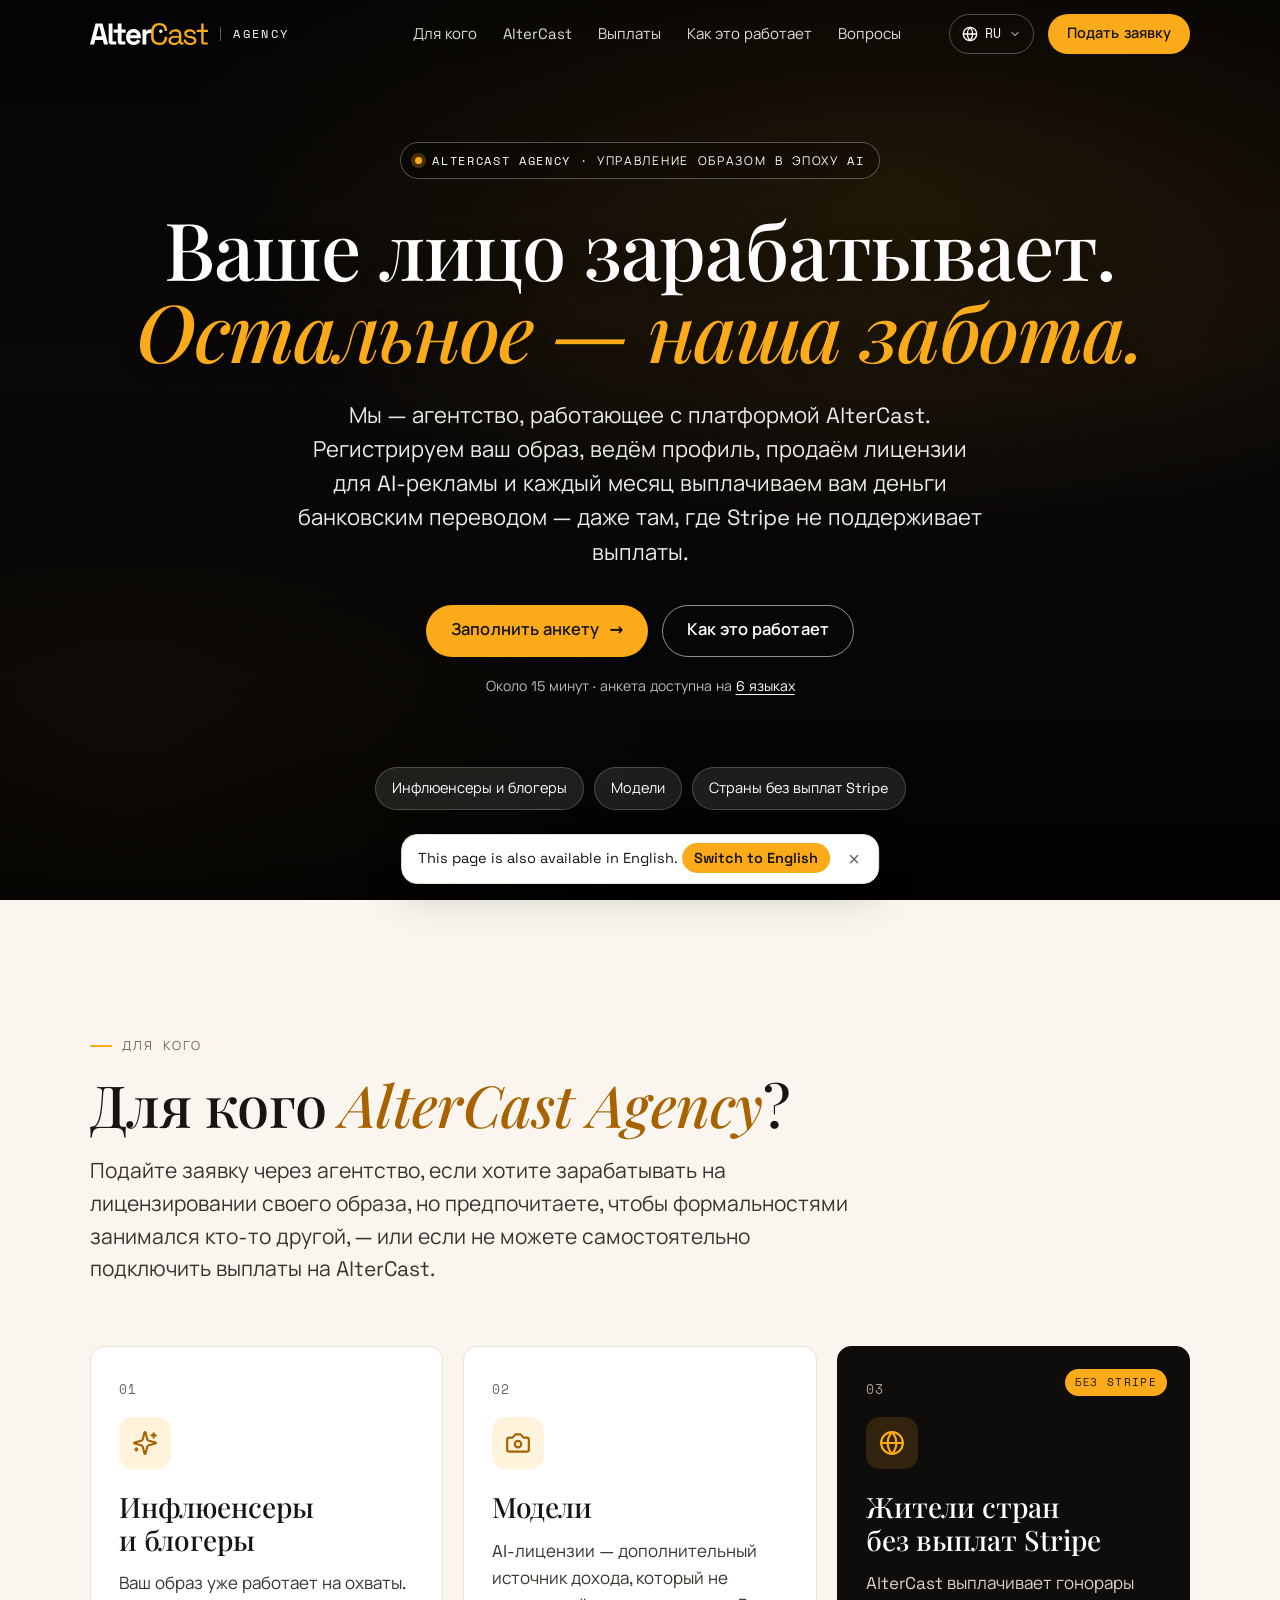
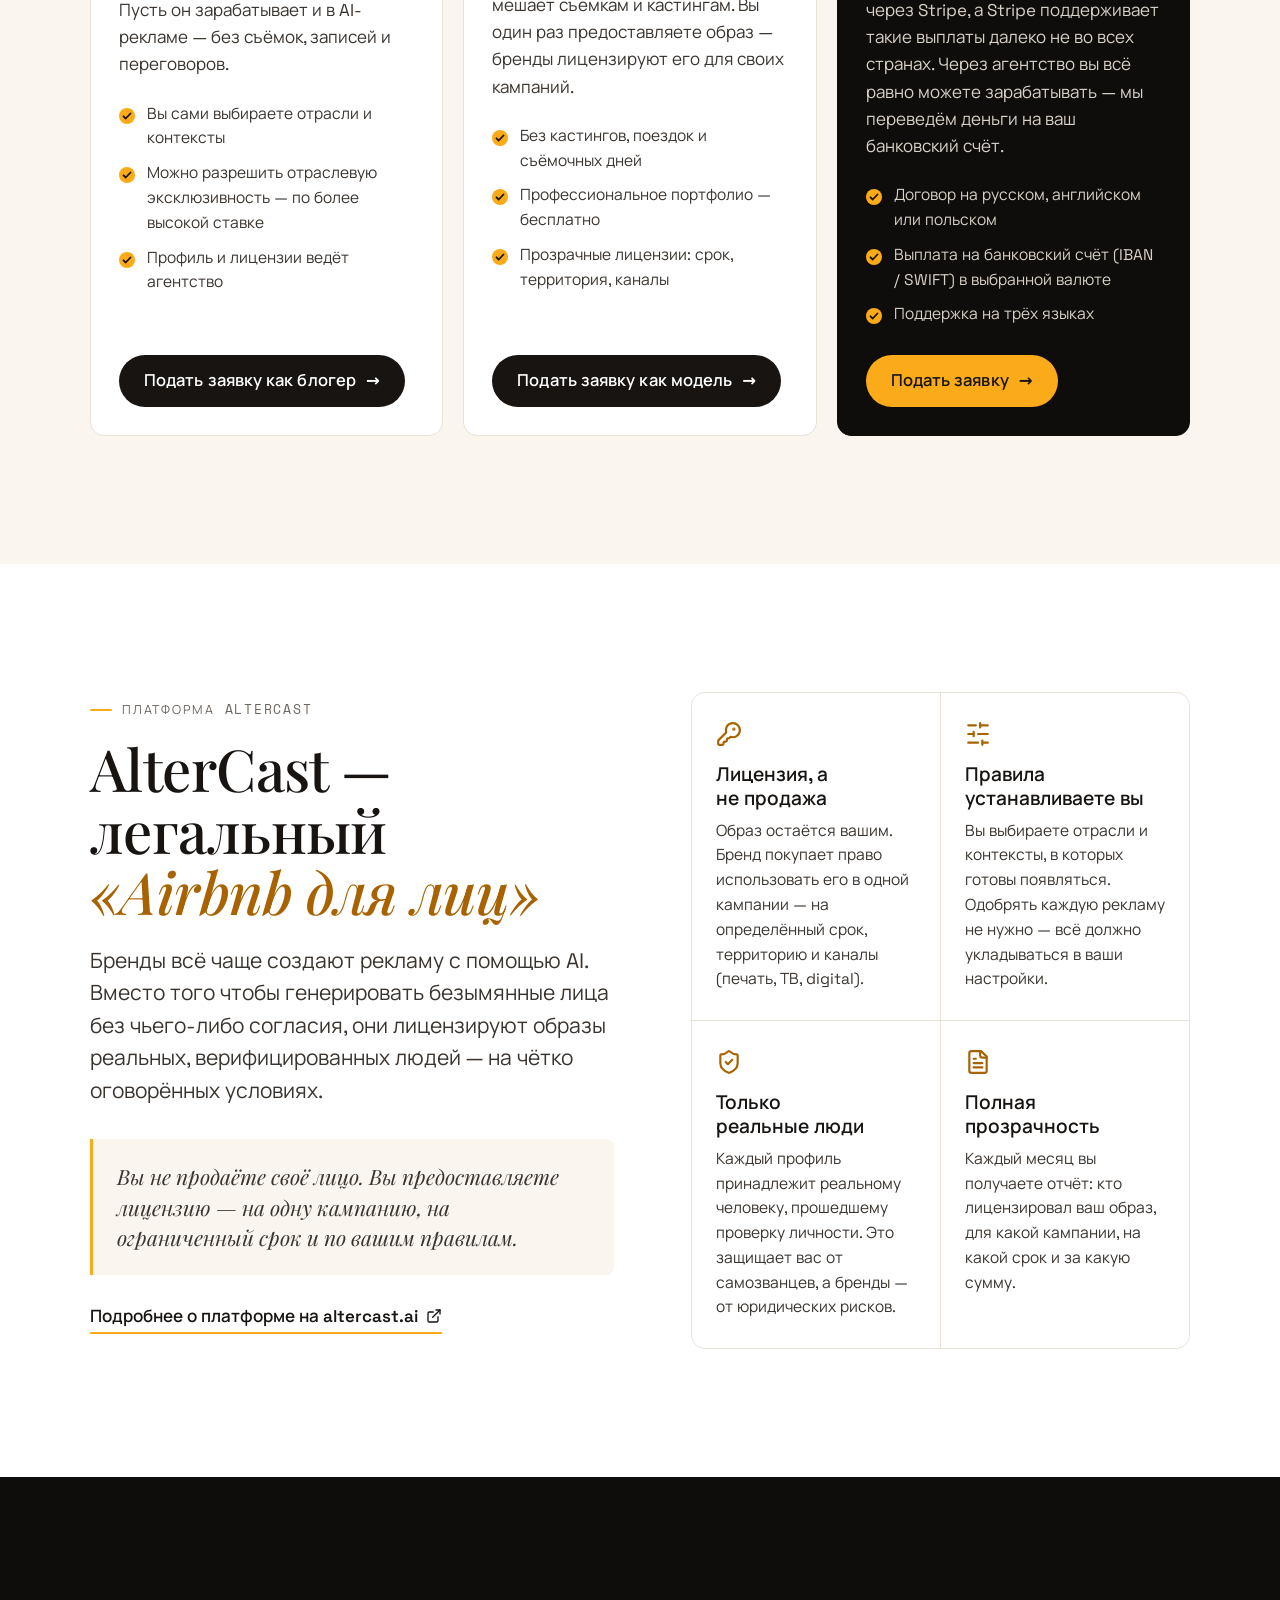
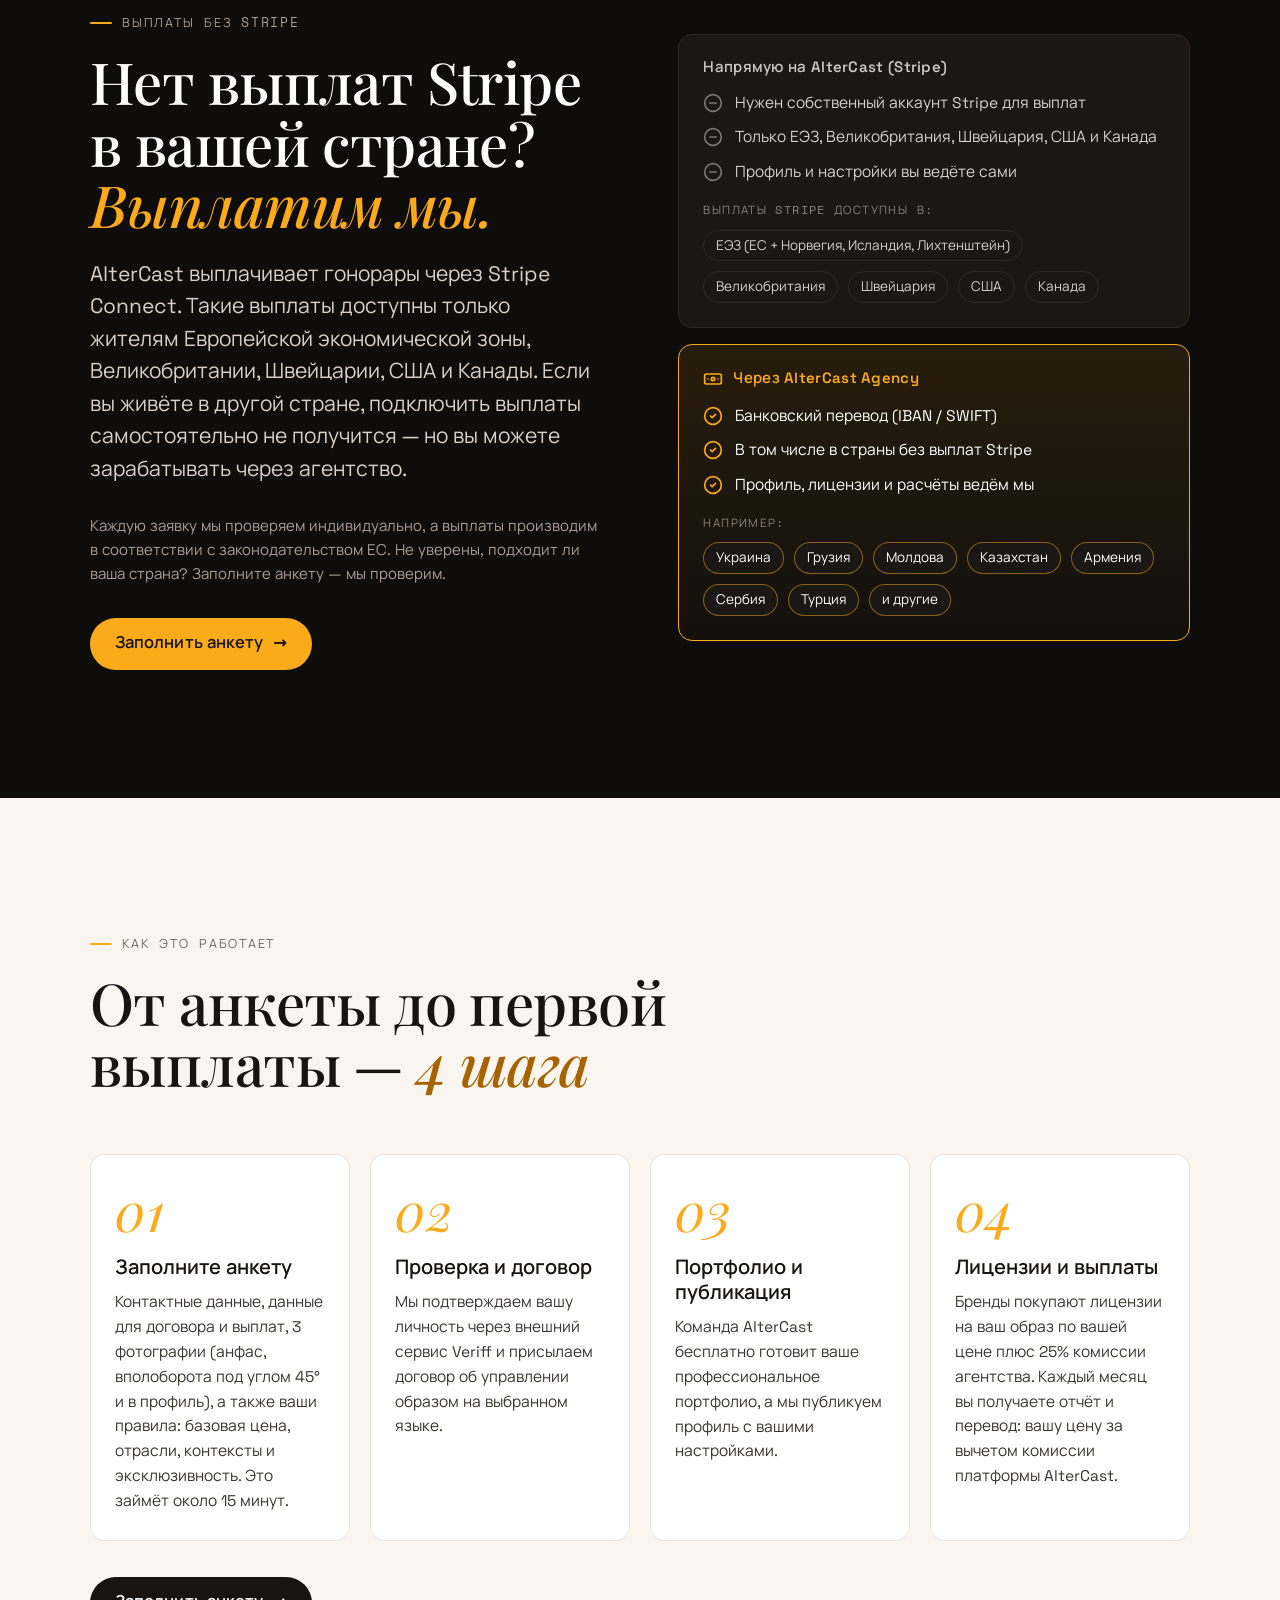
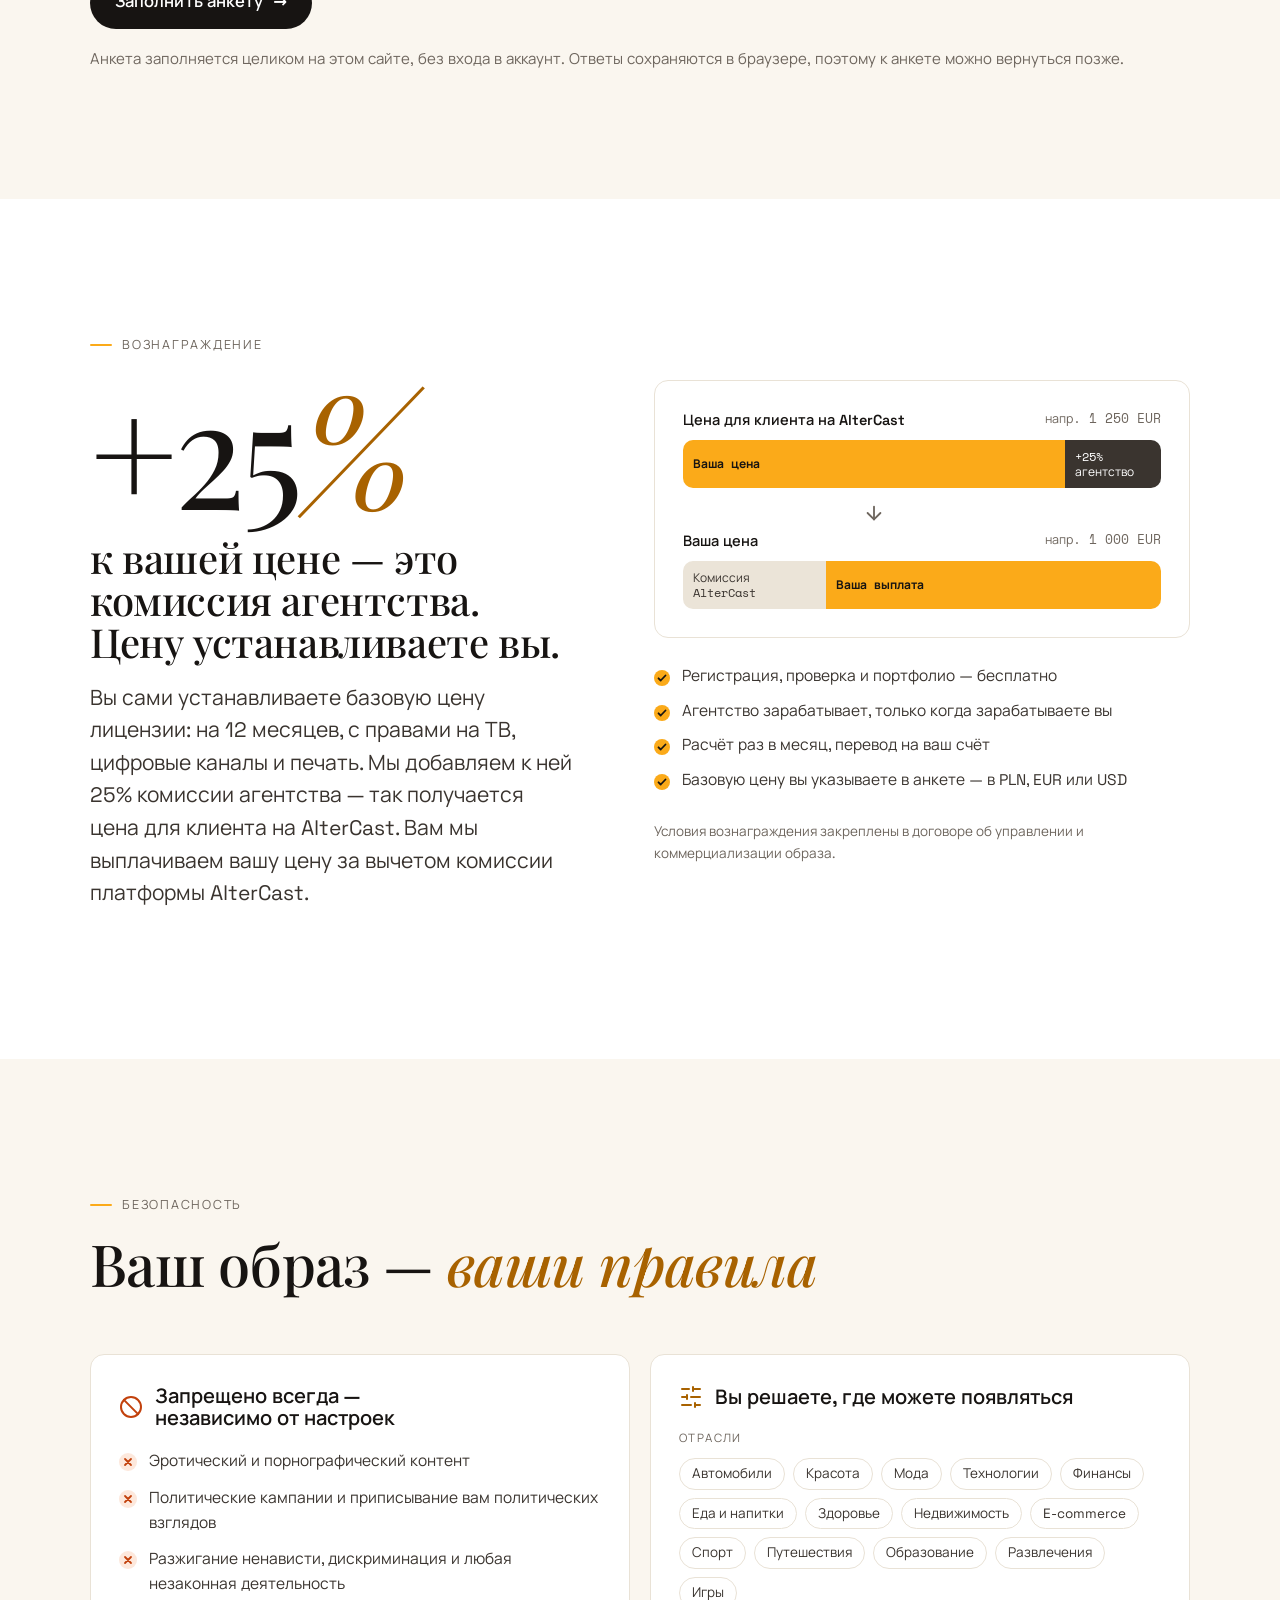
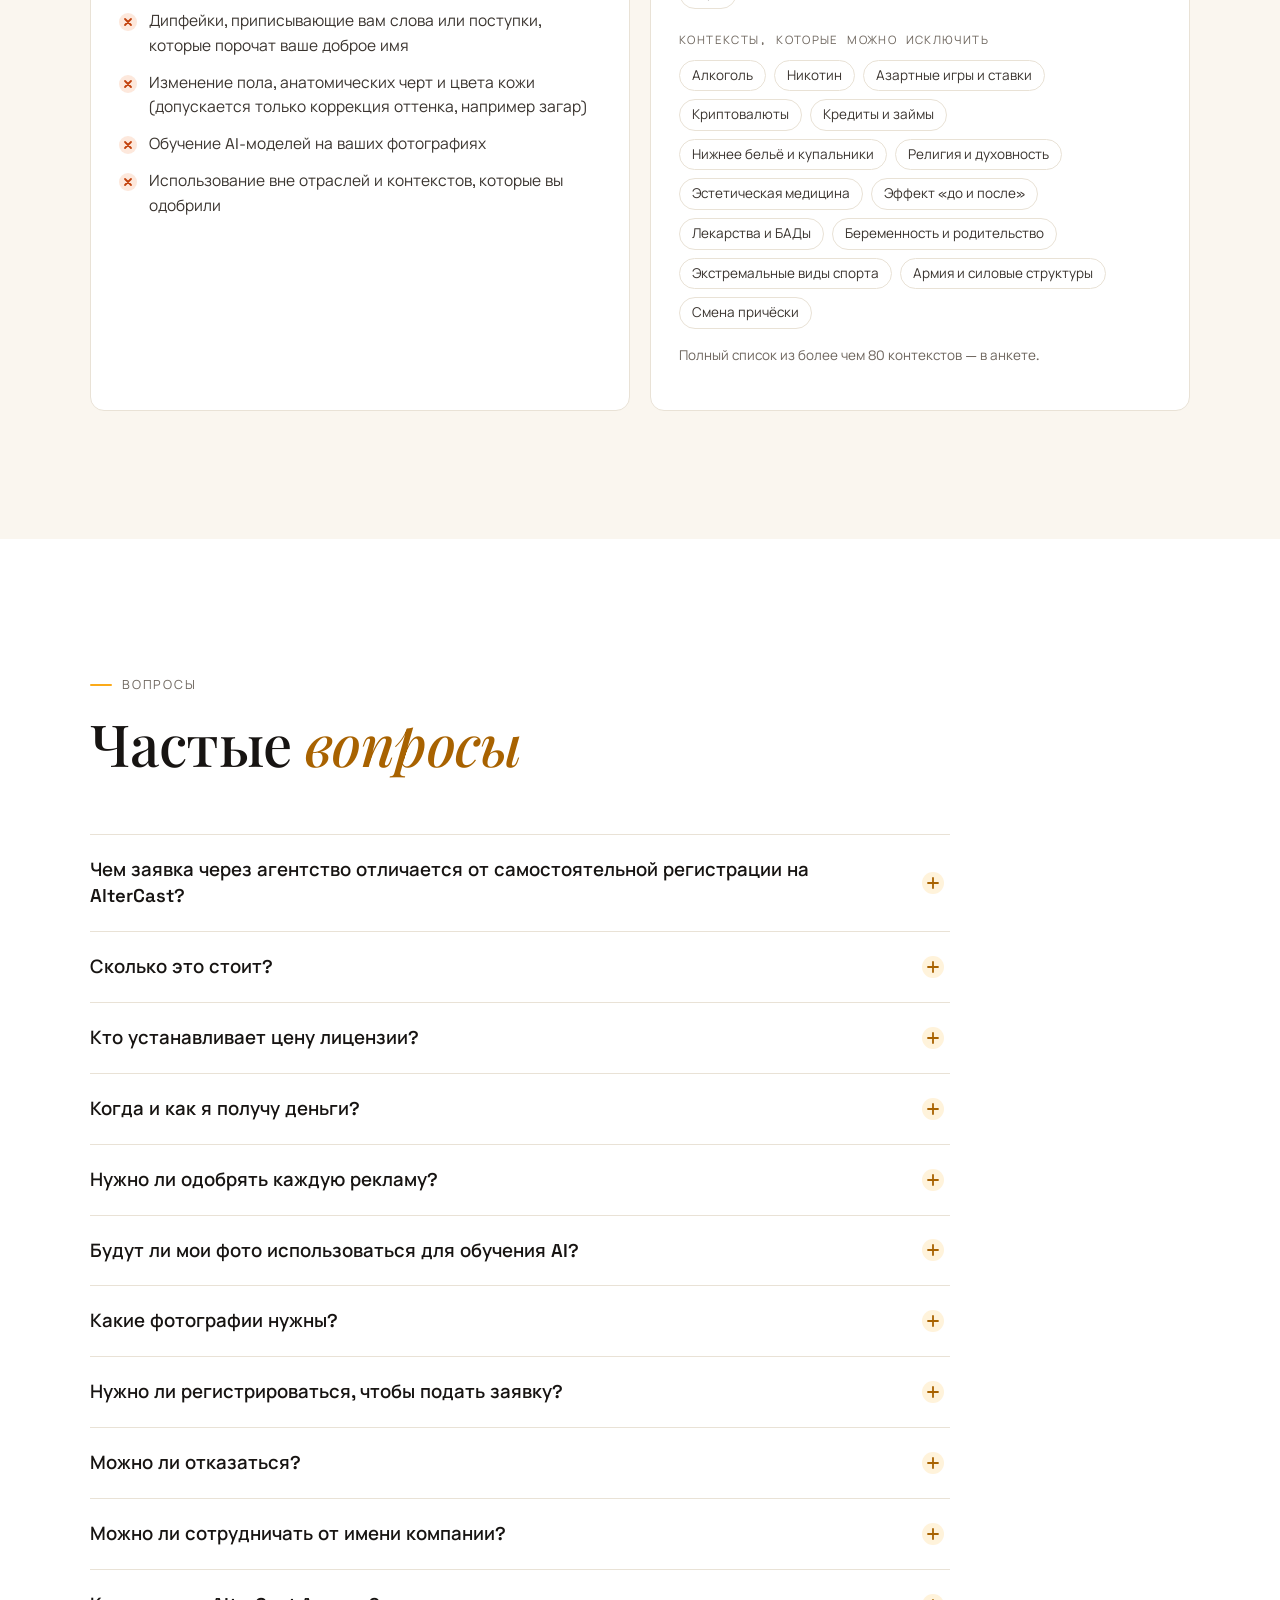
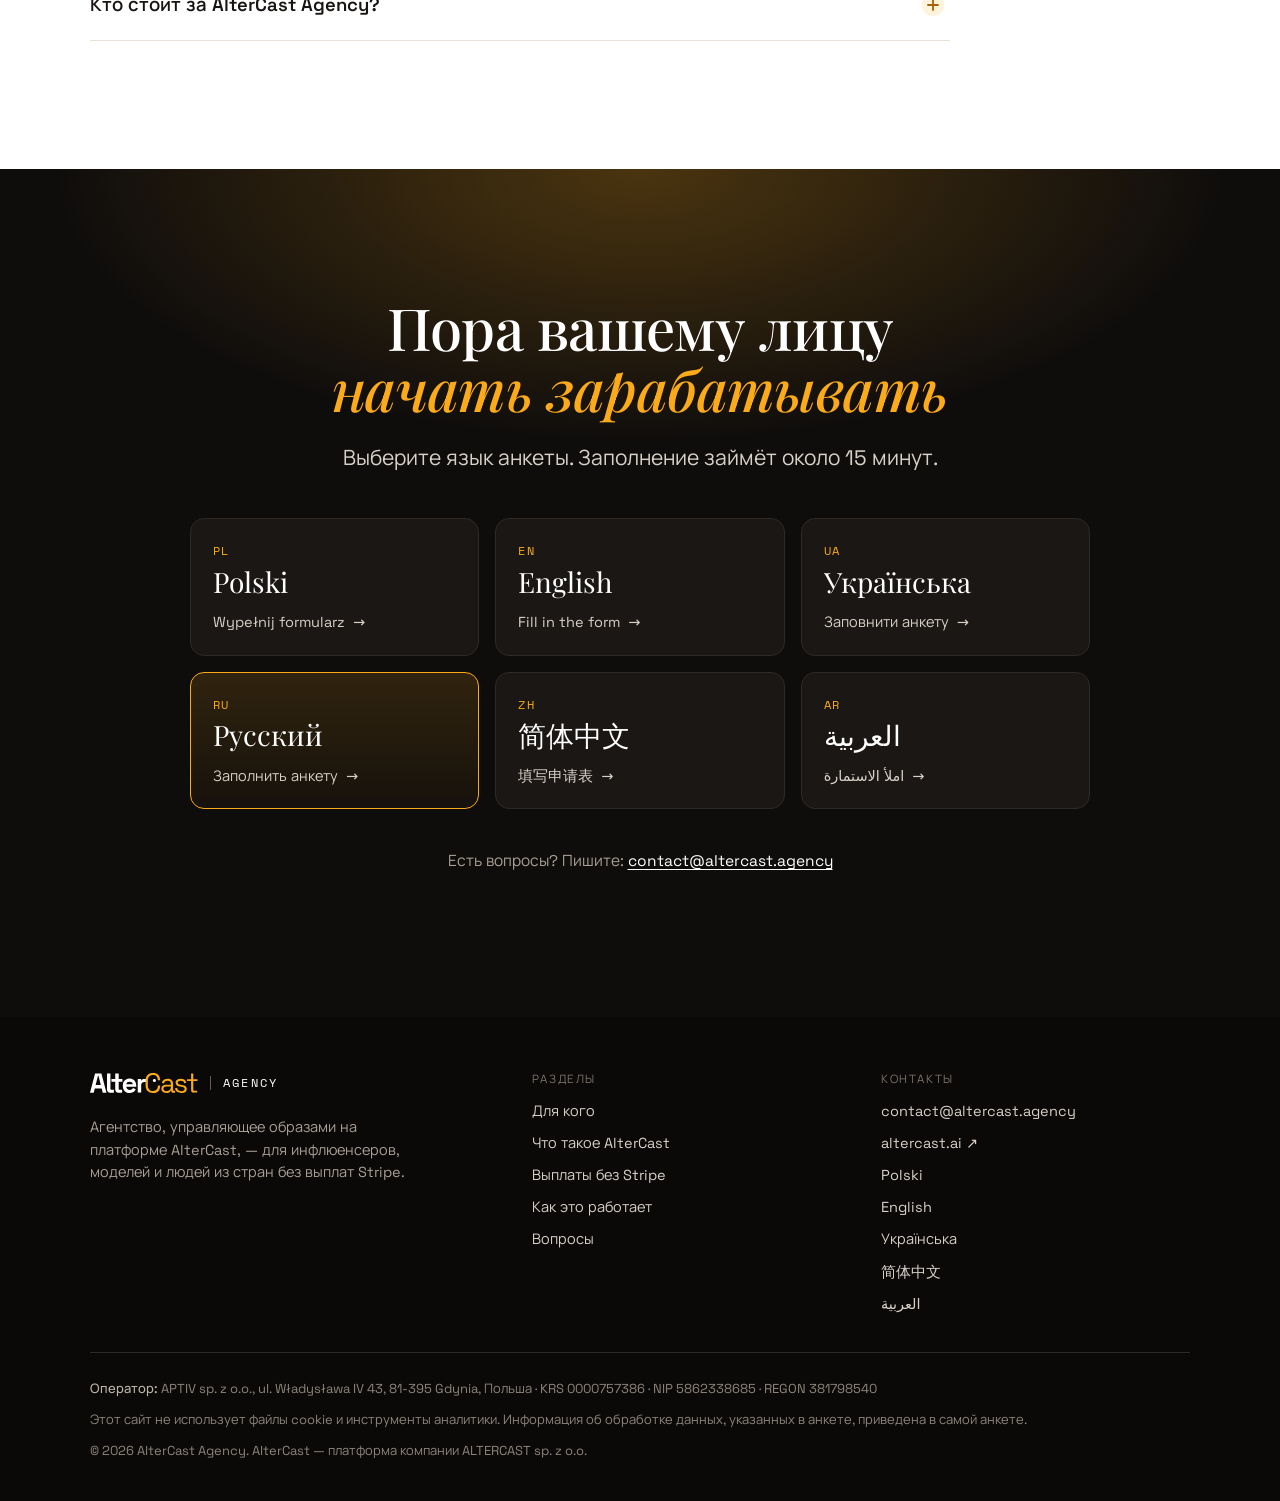
<file: ru/index.html>
<!doctype html>
<html lang="ru" dir="ltr" data-lang="ru" class="no-js">
<head>
<meta charset="utf-8">
<meta name="viewport" content="width=device-width, initial-scale=1, viewport-fit=cover">
<title>AlterCast Agency — зарабатывайте на лицензировании своего образа для AI-рекламы</title>
<meta name="description" content="Агентство, работающее с платформой AlterCast. Регистрируем и ведём ваш профиль, продаём лицензии на ваш образ для AI-рекламы и выплачиваем гонорары банковским переводом — в том числе в странах, где Stripe не поддерживает выплаты.">
<link rel="canonical" href="https://altercast.agency/ru/">
<link rel="alternate" hreflang="pl" href="https://altercast.agency/">
<link rel="alternate" hreflang="en" href="https://altercast.agency/en/">
<link rel="alternate" hreflang="uk" href="https://altercast.agency/ua/">
<link rel="alternate" hreflang="ru" href="https://altercast.agency/ru/">
<link rel="alternate" hreflang="zh-Hans" href="https://altercast.agency/zh/">
<link rel="alternate" hreflang="ar" href="https://altercast.agency/ar/">
<link rel="alternate" hreflang="x-default" href="https://altercast.agency/en/">
<meta name="theme-color" content="#0f0d0c">
<meta property="og:type" content="website">
<meta property="og:site_name" content="AlterCast Agency">
<meta property="og:title" content="AlterCast Agency — зарабатывайте на лицензировании своего образа для AI-рекламы">
<meta property="og:description" content="Агентство, работающее с платформой AlterCast. Регистрируем и ведём ваш профиль, продаём лицензии на ваш образ для AI-рекламы и выплачиваем гонорары банковским переводом — в том числе в странах, где Stripe не поддерживает выплаты.">
<meta property="og:url" content="https://altercast.agency/ru/">
<meta property="og:locale" content="ru_RU">
<meta property="og:image" content="https://altercast.agency/assets/og-ru.png">
<meta property="og:image:width" content="1200">
<meta property="og:image:height" content="630">
<meta name="twitter:card" content="summary_large_image">
<link rel="icon" type="image/svg+xml" href="../assets/icon.svg">
<link rel="apple-touch-icon" href="../assets/apple-touch-icon.png">
<link rel="preload" href="../assets/fonts/playfair-display-cyrillic-wght-normal.woff2" as="font" type="font/woff2" crossorigin>
<link rel="preload" href="../assets/fonts/manrope-cyrillic-wght-normal.woff2" as="font" type="font/woff2" crossorigin>
<link rel="stylesheet" href="../assets/style.css?v=20261016d">
<script type="application/ld+json">{"@context":"https://schema.org","@type":"Organization","name":"AlterCast Agency","url":"https://altercast.agency/","email":"contact@altercast.agency","legalName":"APTIV sp. z o.o.","address":{"@type":"PostalAddress","streetAddress":"ul. Władysława IV 43","postalCode":"81-395","addressLocality":"Gdynia","addressCountry":"PL"}}</script>
</head>
<body>
<svg width="0" height="0" style="position:absolute" aria-hidden="true"><symbol id="ac-logo" viewBox="0 0 1104 205"><g fill="var(--logo-wordmark, #231f20)"><path d="M0 201.273L51.9676 3.97577H116.865L168.832 201.273H130.541L119.849 157.788H48.9838L38.2919 201.273H0ZM57.6865 123.497H110.649L86.7784 27.3333H81.8054L57.9351 123.497H57.6865Z"/><path d="M289.675 201.273C280.475 201.273 273.016 198.291 267.297 192.576C261.578 186.861 258.594 179.158 258.594 169.715V90.9455H219.805V61.6242H258.594V3.97577H294.151V61.3758H332.443V90.697H294.151V163.503C294.151 169.218 296.886 171.952 302.108 171.952H329.211V201.273H289.675Z"/><path d="M174.054 61.3758V3.97577H209.611V163.503C209.611 169.218 212.346 171.952 217.568 171.952H244.67V201.273H205.135C195.935 201.273 188.476 198.291 182.757 192.576C177.038 186.861 174.054 179.158 174.054 169.715V61.3758Z"/><path d="M406.789 205C392.865 205 380.681 202.018 369.989 196.055C359.297 190.091 351.092 181.891 345.124 170.958C339.157 160.024 336.173 147.352 336.173 132.691V129.212C336.173 114.551 339.157 101.879 344.876 90.9454C350.594 80.2606 358.8 71.8121 369.492 65.8485C379.935 59.8848 392.119 56.903 406.043 56.903C419.967 56.903 431.654 59.8848 441.849 66.097C452.043 72.3091 460 80.7576 465.47 91.4424C471.189 102.127 473.924 114.8 473.924 128.964V141.139H372.227C372.724 150.83 376.205 158.533 382.919 164.497C389.632 170.461 397.838 173.442 407.784 173.442C417.73 173.442 425.189 171.206 429.665 166.982C434.389 162.758 437.87 157.788 440.357 152.57L469.448 167.727C466.713 172.697 462.984 177.915 458.011 183.63C453.038 189.345 446.324 194.315 438.119 198.291C429.913 202.267 419.221 204.255 406.54 204.255L406.789 205ZM372.724 115.297H438.119C437.373 107.097 434.14 100.636 428.421 95.9151C422.703 90.9454 415.243 88.7091 406.043 88.7091C396.843 88.7091 388.886 91.1939 383.167 95.9151C377.449 100.885 373.967 107.345 372.724 115.297Z"/><path d="M489.34 201.273V61.3758H524.4V77.0303H529.373C531.362 71.3152 534.843 67.3394 539.567 64.6061C544.292 61.8727 550.011 60.6303 556.227 60.6303H580.346V92.1879H555.73C546.778 92.1879 539.319 94.6727 533.351 99.3939C527.632 104.115 524.649 111.57 524.649 121.509V201.024H489.092L489.34 201.273Z"/><path d="M659.914 92.6848C668.702 92.6848 675.827 85.5648 675.827 76.7818C675.827 67.9988 668.702 60.8788 659.914 60.8788C651.125 60.8788 644 67.9988 644 76.7818C644 85.5648 651.125 92.6848 659.914 92.6848Z"/></g><g fill="var(--logo-accent, #fbaa19)"><path d="M646.486 205C622.865 205 604.216 198.291 590.292 184.624C576.367 170.958 569.405 151.079 569.405 124.988V80.0121C569.405 53.9212 576.367 34.0424 590.292 20.3758C604.216 6.70909 622.865 0 646.486 0C670.108 0 687.762 6.46061 700.194 19.3818C712.627 32.303 718.843 50.1939 718.843 72.5576V74.0485H695.47V71.8121C695.47 56.903 691.492 44.7273 683.535 35.2848C675.578 25.8424 663.146 21.1212 646.486 21.1212C629.827 21.1212 616.649 26.3394 607.2 36.5273C597.751 46.7151 593.027 61.1273 593.027 79.5152V125.733C593.027 144.121 597.751 158.533 607.2 168.721C616.649 178.909 629.578 184.127 646.486 184.127C663.394 184.127 675.578 179.406 683.535 169.964C691.492 160.521 695.47 148.345 695.47 133.436V128.964H718.843V132.691C718.843 155.303 712.627 172.945 700.194 185.867C687.762 198.788 669.859 205.248 646.486 205.248V205Z"/><path d="M782.497 205C772.8 205 764.097 203.261 756.389 200.03C748.432 196.552 742.216 191.83 737.74 185.37C733.265 178.909 731.027 171.206 731.027 162.012C731.027 152.818 733.265 144.867 737.74 138.655C742.216 132.442 748.432 127.97 756.389 124.739C764.346 121.758 773.048 120.018 782.994 120.018H829.492V109.83C829.492 100.139 826.508 92.4364 820.789 86.7212C815.07 81.0061 806.616 78.2727 795.178 78.2727C783.74 78.2727 775.535 81.0061 769.319 86.2242C763.103 91.6909 758.876 98.6485 756.638 107.842L735.751 101.133C737.989 93.4303 741.47 86.4727 746.443 80.2606C751.416 74.0485 757.881 68.8303 766.086 65.103C774.292 61.3758 783.989 59.3879 795.427 59.3879C813.081 59.3879 826.757 63.8606 836.703 73.0545C846.4 82.2485 851.373 94.9212 851.373 111.57V173.939C851.373 179.655 854.108 182.388 859.33 182.388H872.011V201.273H852.616C846.4 201.273 841.427 199.533 837.697 196.055C833.967 192.576 831.978 187.855 831.978 182.139V180.648H828.497C826.508 184.127 823.773 187.855 820.292 191.83C816.811 195.806 812.086 198.788 806.119 201.521C800.151 204.006 792.194 205.248 782.746 205.248L782.497 205ZM784.984 185.867C798.162 185.867 808.854 181.891 817.059 174.188C825.265 166.485 829.243 155.552 829.243 141.388V138.406H783.492C774.54 138.406 767.33 140.394 761.611 144.121C755.892 147.848 752.908 153.812 752.908 161.515C752.908 169.218 755.892 175.182 761.859 179.655C767.827 184.127 775.535 186.115 784.735 186.115L784.984 185.867Z"/><path d="M936.411 205C919.254 205 904.832 201.024 893.146 193.073C881.459 185.121 874.249 172.697 871.762 155.552L892.897 150.83C894.389 159.776 897.124 166.982 901.351 172.2C905.578 177.418 910.551 181.145 916.768 183.133C922.984 185.37 929.449 186.364 936.411 186.364C946.854 186.364 954.811 184.376 961.027 180.152C967.243 175.927 969.978 170.461 969.978 163.503C969.978 156.545 966.995 151.327 961.276 148.345C955.557 145.364 947.6 143.127 937.654 141.139L925.968 139.152C917.016 137.661 909.059 135.176 901.6 132.194C894.141 129.212 888.422 124.739 884.195 119.273C879.968 113.806 877.73 107.097 877.73 98.6485C877.73 86.2243 882.454 76.5333 892.151 69.5758C901.849 62.6182 914.53 59.1394 930.195 59.1394C945.859 59.1394 958.541 62.6182 968.238 69.8242C977.935 76.7818 984.151 86.7212 986.886 99.6424L966 105.109C964.259 95.1697 960.281 88.2121 953.816 84.2364C947.351 80.2606 939.643 78.2727 930.195 78.2727C920.746 78.2727 913.286 80.0121 907.816 83.4909C902.346 86.9697 899.611 92.1879 899.611 98.897C899.611 105.606 902.097 110.327 907.319 113.309C912.541 116.291 919.503 118.776 927.957 120.267L939.643 122.255C949.341 123.994 958.292 126.23 966 129.212C973.708 132.194 979.924 136.418 984.649 141.636C989.373 146.855 991.611 154.309 991.611 163.006C991.611 176.424 986.638 186.861 976.443 194.315C966.497 201.77 952.822 205.249 935.914 205.249L936.411 205Z"/><path d="M1060.98 201.273C1053.03 201.273 1047.06 199.036 1042.83 194.812C1038.61 190.588 1036.37 184.624 1036.37 177.17V82.9939H994.843V63.6121H1036.37V3.97577H1058.75V63.3636H1103.75V82.7455H1058.75V173.442C1058.75 179.158 1061.48 181.891 1066.95 181.891H1097.78V201.024H1061.23L1060.98 201.273Z"/></g></symbol></svg>
<a class="skip" href="#main">Перейти к содержанию</a>
<header class="site-header">
  <div class="wrap">
    <a class="brand" href="./" aria-label="AlterCast Agency"><svg viewBox="0 0 1104 205" role="img" aria-label="AlterCast"><use href="#ac-logo"/></svg><span class="brand-tag">Agency</span></a>
    <nav class="nav" aria-label="Main"><a href="#dlya-kogo">Для кого</a><a href="#altercast">AlterCast</a><a href="#vyplaty">Выплаты</a><a href="#kak-eto-rabotaet">Как это работает</a><a href="#faq">Вопросы</a></nav>
    <div class="header-actions">
      <details class="lang-menu"><summary aria-label="Язык страницы: Русский"><svg class="lm-globe" viewBox="0 0 24 24" fill="none" stroke="currentColor" stroke-width="2" stroke-linecap="round" stroke-linejoin="round" aria-hidden="true"><circle cx="12" cy="12" r="10"/><path d="M12 2a14.5 14.5 0 0 0 0 20 14.5 14.5 0 0 0 0-20"/><path d="M2 12h20"/></svg><span lang="ru">RU</span><svg class="lm-chev" viewBox="0 0 24 24" fill="none" stroke="currentColor" stroke-width="2" stroke-linecap="round" stroke-linejoin="round" aria-hidden="true"><path d="m6 9 6 6 6-6"/></svg></summary><nav class="lang-list" aria-label="Язык страницы"><a href="../" hreflang="pl" lang="pl"><span>Polski</span><span class="lc">PL</span></a><a href="../en/" hreflang="en" lang="en"><span>English</span><span class="lc">EN</span></a><a href="../ua/" hreflang="uk" lang="uk"><span>Українська</span><span class="lc">UA</span></a><a href="./" hreflang="ru" lang="ru" aria-current="true"><span>Русский</span><span class="lc">RU</span></a><a href="../zh/" hreflang="zh-Hans" lang="zh-Hans"><span>简体中文</span><span class="lc">ZH</span></a><a href="../ar/" hreflang="ar" lang="ar"><span>العربية</span><span class="lc">AR</span></a></nav></details>
      <a class="btn btn-sm" href="../ru/anketa/">Подать заявку</a>
    </div>
    <button class="menu-btn" type="button" aria-expanded="false" aria-controls="mobile-panel" aria-label="Меню"><svg viewBox="0 0 24 24" fill="none" stroke="currentColor" stroke-width="2" stroke-linecap="round" stroke-linejoin="round" aria-hidden="true"><line x1="4" x2="20" y1="6" y2="6"/><line x1="4" x2="20" y1="12" y2="12"/><line x1="4" x2="20" y1="18" y2="18"/></svg></button>
  </div>
  <div class="mobile-panel" id="mobile-panel">
    <a class="m-link" href="#dlya-kogo">Для кого</a><a class="m-link" href="#altercast">Что такое AlterCast</a><a class="m-link" href="#vyplaty">Выплаты без Stripe</a><a class="m-link" href="#kak-eto-rabotaet">Как это работает</a><a class="m-link" href="#faq">Вопросы</a>
    <a class="btn" href="../ru/anketa/">Заполнить анкету <span class="arr" aria-hidden="true">→</span></a>
  </div>
</header>
<main id="main">
<section class="hero" aria-labelledby="hero-title">
  <video autoplay muted loop playsinline preload="metadata" poster="https://altercast.ai/hero-poster.jpg" aria-hidden="true">
    <source src="https://altercast.ai/hero-movie-v2.mp4" type="video/mp4">
  </video>
  <div class="wrap hero-inner">
    <span class="badge"><span class="dot"></span>AlterCast Agency · управление образом в эпоху AI</span>
    <h1 class="h1" id="hero-title"><span>Ваше лицо зарабатывает.</span> <span><em>Остальное — наша забота.</em></span></h1>
    <p class="hero-sub">Мы — агентство, работающее с платформой AlterCast. Регистрируем ваш образ, ведём профиль, продаём лицензии для AI-рекламы и каждый месяц выплачиваем вам деньги банковским переводом — даже там, где Stripe не поддерживает выплаты.</p>
    <div class="hero-ctas">
      <a class="btn" href="../ru/anketa/">Заполнить анкету <span class="arr" aria-hidden="true">→</span></a>
      <a class="btn btn-ghost" href="#kak-eto-rabotaet">Как это работает</a>
    </div>
    <p class="hero-note">Около 15 минут · анкета доступна на <a href="#apply">6 языках</a></p>
    <div class="audience-pills"><a href="#dlya-kogo">Инфлюенсеры и блогеры</a><a href="#dlya-kogo">Модели</a><a href="#vyplaty">Страны без выплат Stripe</a></div>
  </div>
</section>

<section class="section cream" id="dlya-kogo" aria-labelledby="aud-title">
  <div class="wrap">
    <div class="section-head reveal">
      <span class="eyebrow">Для кого</span>
      <h2 class="h2" id="aud-title">Для кого <em>AlterCast Agency</em>?</h2>
      <p class="lead">Подайте заявку через агентство, если хотите зарабатывать на лицензировании своего образа, но предпочитаете, чтобы формальностями занимался кто-то другой, — или если не можете самостоятельно подключить выплаты на AlterCast.</p>
    </div>
    <div class="cards-3">
    <article class="card reveal">
      
      <span class="card-num">01</span>
      <div class="card-icon"><svg viewBox="0 0 24 24" fill="none" stroke="currentColor" stroke-width="2" stroke-linecap="round" stroke-linejoin="round" aria-hidden="true"><path d="M9.937 15.5A2 2 0 0 0 8.5 14.063l-6.135-1.582a.5.5 0 0 1 0-.962L8.5 9.936A2 2 0 0 0 9.937 8.5l1.582-6.135a.5.5 0 0 1 .963 0L14.063 8.5A2 2 0 0 0 15.5 9.937l6.135 1.581a.5.5 0 0 1 0 .964L15.5 14.063a2 2 0 0 0-1.437 1.437l-1.582 6.135a.5.5 0 0 1-.963 0z"/><path d="M20 3v4"/><path d="M22 5h-4"/><path d="M4 17v2"/><path d="M5 18H3"/></svg></div>
      <h3>Инфлюенсеры и блогеры</h3>
      <p>Ваш образ уже работает на охваты. Пусть он зарабатывает и в AI-рекламе — без съёмок, записей и переговоров.</p>
      <ul class="ticks"><li>Вы сами выбираете отрасли и контексты</li><li>Можно разрешить отраслевую эксклюзивность — по более высокой ставке</li><li>Профиль и лицензии ведёт агентство</li></ul>
      <a class="btn btn-dark" href="../ru/anketa/">Подать заявку как блогер <span class="arr" aria-hidden="true">→</span></a>
    </article>
    <article class="card reveal">
      
      <span class="card-num">02</span>
      <div class="card-icon"><svg viewBox="0 0 24 24" fill="none" stroke="currentColor" stroke-width="2" stroke-linecap="round" stroke-linejoin="round" aria-hidden="true"><path d="M14.5 4h-5L7 7H4a2 2 0 0 0-2 2v9a2 2 0 0 0 2 2h16a2 2 0 0 0 2-2V9a2 2 0 0 0-2-2h-3l-2.5-3z"/><circle cx="12" cy="13" r="3"/></svg></div>
      <h3>Модели</h3>
      <p>AI-лицензии — дополнительный источник дохода, который не мешает съёмкам и кастингам. Вы один раз предоставляете образ — бренды лицензируют его для своих кампаний.</p>
      <ul class="ticks"><li>Без кастингов, поездок и съёмочных дней</li><li>Профессиональное портфолио — бесплатно</li><li>Прозрачные лицензии: срок, территория, каналы</li></ul>
      <a class="btn btn-dark" href="../ru/anketa/">Подать заявку как модель <span class="arr" aria-hidden="true">→</span></a>
    </article>
    <article class="card featured reveal">
      <span class="tag">Без Stripe</span>
      <span class="card-num">03</span>
      <div class="card-icon"><svg viewBox="0 0 24 24" fill="none" stroke="currentColor" stroke-width="2" stroke-linecap="round" stroke-linejoin="round" aria-hidden="true"><circle cx="12" cy="12" r="10"/><path d="M12 2a14.5 14.5 0 0 0 0 20 14.5 14.5 0 0 0 0-20"/><path d="M2 12h20"/></svg></div>
      <h3>Жители стран без выплат Stripe</h3>
      <p>AlterCast выплачивает гонорары через Stripe, а Stripe поддерживает такие выплаты далеко не во всех странах. Через агентство вы всё равно можете зарабатывать — мы переведём деньги на ваш банковский счёт.</p>
      <ul class="ticks"><li>Договор на русском, английском или польском</li><li>Выплата на банковский счёт (IBAN / SWIFT) в выбранной валюте</li><li>Поддержка на трёх языках</li></ul>
      <a class="btn" href="../ru/anketa/">Подать заявку <span class="arr" aria-hidden="true">→</span></a>
    </article>
    </div>
  </div>
</section>

<section class="section" id="altercast" aria-labelledby="about-title">
  <div class="wrap about">
    <div class="reveal">
      <span class="eyebrow">Платформа AlterCast</span>
      <h2 class="h2" id="about-title">AlterCast — легальный <em>«Airbnb для лиц»</em></h2>
      <p class="lead" style="margin-top:22px">Бренды всё чаще создают рекламу с помощью AI. Вместо того чтобы генерировать безымянные лица без чьего-либо согласия, они лицензируют образы реальных, верифицированных людей — на чётко оговорённых условиях.</p>
      <blockquote class="about-quote">Вы не продаёте своё лицо. Вы предоставляете лицензию — на одну кампанию, на ограниченный срок и по вашим правилам.</blockquote>
      <a class="link-arrow" href="https://altercast.ai/" target="_blank" rel="noopener">Подробнее о платформе на altercast.ai <svg width="16" height="16" viewBox="0 0 24 24" fill="none" stroke="currentColor" stroke-width="2" stroke-linecap="round" stroke-linejoin="round" aria-hidden="true"><path d="M15 3h6v6"/><path d="M10 14 21 3"/><path d="M18 13v6a2 2 0 0 1-2 2H5a2 2 0 0 1-2-2V8a2 2 0 0 1 2-2h6"/></svg></a>
    </div>
    <div class="features reveal"><div class="feature"><div class="f-ico"><svg viewBox="0 0 24 24" fill="none" stroke="currentColor" stroke-width="2" stroke-linecap="round" stroke-linejoin="round" aria-hidden="true"><path d="M2.586 17.414A2 2 0 0 0 2 18.828V21a1 1 0 0 0 1 1h3a1 1 0 0 0 1-1v-1a1 1 0 0 1 1-1h1a1 1 0 0 0 1-1v-1a1 1 0 0 1 1-1h.172a2 2 0 0 0 1.414-.586l.814-.814a6.5 6.5 0 1 0-4-4z"/><circle cx="16.5" cy="7.5" r=".5" fill="currentColor"/></svg></div><h3>Лицензия, а не продажа</h3><p>Образ остаётся вашим. Бренд покупает право использовать его в одной кампании — на определённый срок, территорию и каналы (печать, ТВ, digital).</p></div><div class="feature"><div class="f-ico"><svg viewBox="0 0 24 24" fill="none" stroke="currentColor" stroke-width="2" stroke-linecap="round" stroke-linejoin="round" aria-hidden="true"><line x1="21" x2="14" y1="4" y2="4"/><line x1="10" x2="3" y1="4" y2="4"/><line x1="21" x2="12" y1="12" y2="12"/><line x1="8" x2="3" y1="12" y2="12"/><line x1="21" x2="16" y1="20" y2="20"/><line x1="12" x2="3" y1="20" y2="20"/><line x1="14" x2="14" y1="2" y2="6"/><line x1="8" x2="8" y1="10" y2="14"/><line x1="16" x2="16" y1="18" y2="22"/></svg></div><h3>Правила устанавливаете вы</h3><p>Вы выбираете отрасли и контексты, в которых готовы появляться. Одобрять каждую рекламу не нужно — всё должно укладываться в ваши настройки.</p></div><div class="feature"><div class="f-ico"><svg viewBox="0 0 24 24" fill="none" stroke="currentColor" stroke-width="2" stroke-linecap="round" stroke-linejoin="round" aria-hidden="true"><path d="M20 13c0 5-3.5 7.5-7.66 8.95a1 1 0 0 1-.67-.01C7.5 20.5 4 18 4 13V6a1 1 0 0 1 1-1c2 0 4.5-1.2 6.24-2.72a1.17 1.17 0 0 1 1.52 0C14.51 3.81 17 5 19 5a1 1 0 0 1 1 1z"/><path d="m9 12 2 2 4-4"/></svg></div><h3>Только реальные люди</h3><p>Каждый профиль принадлежит реальному человеку, прошедшему проверку личности. Это защищает вас от самозванцев, а бренды — от юридических рисков.</p></div><div class="feature"><div class="f-ico"><svg viewBox="0 0 24 24" fill="none" stroke="currentColor" stroke-width="2" stroke-linecap="round" stroke-linejoin="round" aria-hidden="true"><path d="M15 2H6a2 2 0 0 0-2 2v16a2 2 0 0 0 2 2h12a2 2 0 0 0 2-2V7Z"/><path d="M14 2v4a2 2 0 0 0 2 2h4"/><path d="M10 9H8"/><path d="M16 13H8"/><path d="M16 17H8"/></svg></div><h3>Полная прозрачность</h3><p>Каждый месяц вы получаете отчёт: кто лицензировал ваш образ, для какой кампании, на какой срок и за какую сумму.</p></div></div>
  </div>
</section>

<section class="section on-dark" id="vyplaty" aria-labelledby="pay-title">
  <div class="wrap payout-grid">
    <div class="reveal">
      <span class="eyebrow">Выплаты без Stripe</span>
      <h2 class="h2" id="pay-title">Нет выплат Stripe в вашей стране? <em>Выплатим мы.</em></h2>
      <p class="lead" style="margin-top:22px">AlterCast выплачивает гонорары через Stripe Connect. Такие выплаты доступны только жителям Европейской экономической зоны, Великобритании, Швейцарии, США и Канады. Если вы живёте в другой стране, подключить выплаты самостоятельно не получится — но вы можете зарабатывать через агентство.</p>
      <p class="payout-note">Каждую заявку мы проверяем индивидуально, а выплаты производим в соответствии с законодательством ЕС. Не уверены, подходит ли ваша страна? Заполните анкету — мы проверим.</p>
      <div class="payout-cta"><a class="btn" href="../ru/anketa/">Заполнить анкету <span class="arr" aria-hidden="true">→</span></a></div>
    </div>
    <div class="compare reveal">
      <div class="compare-card muted">
        <h3>Напрямую на AlterCast (Stripe)</h3>
        <ul><li><svg viewBox="0 0 24 24" fill="none" stroke="currentColor" stroke-width="2" stroke-linecap="round" stroke-linejoin="round" aria-hidden="true"><circle cx="12" cy="12" r="10"/><path d="M8 12h8"/></svg><span>Нужен собственный аккаунт Stripe для выплат</span></li><li><svg viewBox="0 0 24 24" fill="none" stroke="currentColor" stroke-width="2" stroke-linecap="round" stroke-linejoin="round" aria-hidden="true"><circle cx="12" cy="12" r="10"/><path d="M8 12h8"/></svg><span>Только ЕЭЗ, Великобритания, Швейцария, США и Канада</span></li><li><svg viewBox="0 0 24 24" fill="none" stroke="currentColor" stroke-width="2" stroke-linecap="round" stroke-linejoin="round" aria-hidden="true"><circle cx="12" cy="12" r="10"/><path d="M8 12h8"/></svg><span>Профиль и настройки вы ведёте сами</span></li></ul>
        <div class="region-row"><span class="region-label">Выплаты Stripe доступны в:</span><span class="chip">ЕЭЗ (ЕС + Норвегия, Исландия, Лихтенштейн)</span><span class="chip">Великобритания</span><span class="chip">Швейцария</span><span class="chip">США</span><span class="chip">Канада</span></div>
      </div>
      <div class="compare-card best">
        <h3><svg width="20" height="20" viewBox="0 0 24 24" fill="none" stroke="currentColor" stroke-width="2" stroke-linecap="round" stroke-linejoin="round" aria-hidden="true"><rect width="20" height="12" x="2" y="6" rx="2"/><circle cx="12" cy="12" r="2"/><path d="M6 12h.01M18 12h.01"/></svg>Через AlterCast Agency</h3>
        <ul><li><svg viewBox="0 0 24 24" fill="none" stroke="currentColor" stroke-width="2" stroke-linecap="round" stroke-linejoin="round" aria-hidden="true"><circle cx="12" cy="12" r="10"/><path d="m9 12 2 2 4-4"/></svg><span>Банковский перевод (IBAN / SWIFT)</span></li><li><svg viewBox="0 0 24 24" fill="none" stroke="currentColor" stroke-width="2" stroke-linecap="round" stroke-linejoin="round" aria-hidden="true"><circle cx="12" cy="12" r="10"/><path d="m9 12 2 2 4-4"/></svg><span>В том числе в страны без выплат Stripe</span></li><li><svg viewBox="0 0 24 24" fill="none" stroke="currentColor" stroke-width="2" stroke-linecap="round" stroke-linejoin="round" aria-hidden="true"><circle cx="12" cy="12" r="10"/><path d="m9 12 2 2 4-4"/></svg><span>Профиль, лицензии и расчёты ведём мы</span></li></ul>
        <div class="region-row"><span class="region-label">Например:</span><span class="chip ok">Украина</span><span class="chip ok">Грузия</span><span class="chip ok">Молдова</span><span class="chip ok">Казахстан</span><span class="chip ok">Армения</span><span class="chip ok">Сербия</span><span class="chip ok">Турция</span><span class="chip ok">и другие</span></div>
      </div>
    </div>
  </div>
</section>

<section class="section cream" id="kak-eto-rabotaet" aria-labelledby="how-title">
  <div class="wrap">
    <div class="section-head reveal">
      <span class="eyebrow">Как это работает</span>
      <h2 class="h2" id="how-title">От анкеты до первой выплаты — <em>4 шага</em></h2>
    </div>
    <ol class="steps" style="list-style:none;margin:0;padding:0"><li class="step reveal"><div class="step-n">01</div><h3>Заполните анкету</h3><p>Контактные данные, данные для договора и выплат, 3 фотографии (анфас, вполоборота под углом 45° и в профиль), а также ваши правила: базовая цена, отрасли, контексты и эксклюзивность. Это займёт около 15 минут.</p></li><li class="step reveal"><div class="step-n">02</div><h3>Проверка и договор</h3><p>Мы подтверждаем вашу личность через внешний сервис Veriff и присылаем договор об управлении образом на выбранном языке.</p></li><li class="step reveal"><div class="step-n">03</div><h3>Портфолио и публикация</h3><p>Команда AlterCast бесплатно готовит ваше профессиональное портфолио, а мы публикуем профиль с вашими настройками.</p></li><li class="step reveal"><div class="step-n">04</div><h3>Лицензии и выплаты</h3><p>Бренды покупают лицензии на ваш образ по вашей цене плюс 25% комиссии агентства. Каждый месяц вы получаете отчёт и перевод: вашу цену за вычетом комиссии платформы AlterCast.</p></li></ol>
    <div class="steps-foot reveal">
      <a class="btn btn-dark" href="../ru/anketa/">Заполнить анкету <span class="arr" aria-hidden="true">→</span></a>
      <p>Анкета заполняется целиком на этом сайте, без входа в аккаунт. Ответы сохраняются в браузере, поэтому к анкете можно вернуться позже.</p>
    </div>
  </div>
</section>

<section class="section" aria-labelledby="earn-title">
  <div class="wrap earn">
    <div class="reveal">
      <span class="eyebrow">Вознаграждение</span>
      <div class="big-num" aria-hidden="true"><span dir="ltr">+25<em>%</em></span></div>
      <h2 class="h2" id="earn-title" style="font-size:clamp(28px,3.6vw,40px);margin-top:14px"><span class="visually-hidden">+25% </span>к вашей цене — это комиссия агентства. Цену устанавливаете вы.</h2>
      <p class="lead" style="margin-top:18px">Вы сами устанавливаете базовую цену лицензии: на 12 месяцев, с правами на ТВ, цифровые каналы и печать. Мы добавляем к ней 25% комиссии агентства — так получается цена для клиента на AlterCast. Вам мы выплачиваем вашу цену за вычетом комиссии платформы AlterCast.</p>
    </div>
    <div class="reveal">
      <div class="split" role="img" aria-label="Цена для клиента на AlterCast (напр. 1 250 EUR): Ваша цена + +25% агентство. Ваша цена (напр. 1 000 EUR): Комиссия AlterCast, Ваша выплата.">
        <div class="split-row">
          <div class="split-label"><strong>Цена для клиента на AlterCast</strong><span class="split-ex">напр. 1 250 EUR</span></div>
          <div class="bar"><span class="b-you" style="width:80%">Ваша цена</span><span class="b-agency" style="width:20%">+25% агентство</span></div>
        </div>
        <div class="split-arrow"><svg viewBox="0 0 24 24" fill="none" stroke="currentColor" stroke-width="2" stroke-linecap="round" stroke-linejoin="round" aria-hidden="true"><path d="M12 5v14"/><path d="m19 12-7 7-7-7"/></svg></div>
        <div class="split-row">
          <div class="split-label"><strong>Ваша цена</strong><span class="split-ex">напр. 1 000 EUR</span></div>
          <div class="bar"><span class="b-platform" style="width:30%">Комиссия AlterCast</span><span class="b-you" style="width:70%">Ваша выплата</span></div>
        </div>
      </div>
      <ul class="ticks"><li>Регистрация, проверка и портфолио — бесплатно</li><li>Агентство зарабатывает, только когда зарабатываете вы</li><li>Расчёт раз в месяц, перевод на ваш счёт</li><li>Базовую цену вы указываете в анкете — в PLN, EUR или USD</li></ul>
      <p class="fine">Условия вознаграждения закреплены в договоре об управлении и коммерциализации образа.</p>
    </div>
  </div>
</section>

<section class="section cream" aria-labelledby="rules-title">
  <div class="wrap">
    <div class="section-head reveal">
      <span class="eyebrow">Безопасность</span>
      <h2 class="h2" id="rules-title">Ваш образ — <em>ваши правила</em></h2>
    </div>
    <div class="rules">
      <div class="rule-box no reveal">
        <h3><svg viewBox="0 0 24 24" fill="none" stroke="currentColor" stroke-width="2" stroke-linecap="round" stroke-linejoin="round" aria-hidden="true"><circle cx="12" cy="12" r="10"/><path d="m4.9 4.9 14.2 14.2"/></svg>Запрещено всегда — независимо от настроек</h3>
        <ul class="nolist"><li>Эротический и порнографический контент</li><li>Политические кампании и приписывание вам политических взглядов</li><li>Разжигание ненависти, дискриминация и любая незаконная деятельность</li><li>Дипфейки, приписывающие вам слова или поступки, которые порочат ваше доброе имя</li><li>Изменение пола, анатомических черт и цвета кожи (допускается только коррекция оттенка, например загар)</li><li>Обучение AI-моделей на ваших фотографиях</li><li>Использование вне отраслей и контекстов, которые вы одобрили</li></ul>
      </div>
      <div class="rule-box yes reveal">
        <h3><svg viewBox="0 0 24 24" fill="none" stroke="currentColor" stroke-width="2" stroke-linecap="round" stroke-linejoin="round" aria-hidden="true"><line x1="21" x2="14" y1="4" y2="4"/><line x1="10" x2="3" y1="4" y2="4"/><line x1="21" x2="12" y1="12" y2="12"/><line x1="8" x2="3" y1="12" y2="12"/><line x1="21" x2="16" y1="20" y2="20"/><line x1="12" x2="3" y1="20" y2="20"/><line x1="14" x2="14" y1="2" y2="6"/><line x1="8" x2="8" y1="10" y2="14"/><line x1="16" x2="16" y1="18" y2="22"/></svg>Вы решаете, где можете появляться</h3>
        <div class="chip-group"><h4>Отрасли</h4><div class="chips"><span class="chip">Автомобили</span><span class="chip">Красота</span><span class="chip">Мода</span><span class="chip">Технологии</span><span class="chip">Финансы</span><span class="chip">Еда и напитки</span><span class="chip">Здоровье</span><span class="chip">Недвижимость</span><span class="chip">E-commerce</span><span class="chip">Спорт</span><span class="chip">Путешествия</span><span class="chip">Образование</span><span class="chip">Развлечения</span><span class="chip">Игры</span></div></div>
        <div class="chip-group"><h4>Контексты, которые можно исключить</h4><div class="chips"><span class="chip">Алкоголь</span><span class="chip">Никотин</span><span class="chip">Азартные игры и ставки</span><span class="chip">Криптовалюты</span><span class="chip">Кредиты и займы</span><span class="chip">Нижнее бельё и купальники</span><span class="chip">Религия и духовность</span><span class="chip">Эстетическая медицина</span><span class="chip">Эффект «до и после»</span><span class="chip">Лекарства и БАДы</span><span class="chip">Беременность и родительство</span><span class="chip">Экстремальные виды спорта</span><span class="chip">Армия и силовые структуры</span><span class="chip">Смена причёски</span></div></div>
        <p class="fine">Полный список из более чем 80 контекстов — в анкете.</p>
      </div>
    </div>
  </div>
</section>

<section class="section" id="faq" aria-labelledby="faq-title">
  <div class="wrap">
    <div class="section-head reveal">
      <span class="eyebrow">Вопросы</span>
      <h2 class="h2" id="faq-title">Частые <em>вопросы</em></h2>
    </div>
    <div class="faq reveal"><details><summary>Чем заявка через агентство отличается от самостоятельной регистрации на AlterCast?</summary><div class="answer"><p>Самостоятельно зарегистрироваться на AlterCast можно, если вы живёте в стране, где Stripe поддерживает выплаты. Через агентство вы передаёте нам всё обслуживание: настройку профиля, контекстов и лицензий, а также расчёты. Если вы живёте в стране без выплат Stripe, через агентство вы всё равно можете зарабатывать на AlterCast.</p></div></details><details><summary>Сколько это стоит?</summary><div class="answer"><p>Нисколько. Регистрация, проверка и портфолио бесплатны. Агентство зарабатывает на комиссии 25%, которую мы добавляем к вашей цене, — её платит клиент. Мы зарабатываем, только когда зарабатываете вы.</p></div></details><details><summary>Кто устанавливает цену лицензии?</summary><div class="answer"><p>Вы. В анкете вы указываете базовую цену лицензии на 12 месяцев с правами на ТВ, цифровые каналы и печать — в PLN, EUR или USD. Цена для клиента на AlterCast на 25% выше (комиссия агентства). Вам мы выплачиваем вашу цену за вычетом комиссии платформы AlterCast.</p></div></details><details><summary>Когда и как я получу деньги?</summary><div class="answer"><p>Расчёт производится ежемесячно на основании отчётов платформы. Деньги мы переводим на банковский счёт, указанный в анкете (IBAN, для зарубежных счетов — также SWIFT/BIC).</p></div></details><details><summary>Нужно ли одобрять каждую рекламу?</summary><div class="answer"><p>Нет. Правила вы задаёте заранее: отрасли, контексты и эксклюзивность. Каждая лицензия должна им соответствовать.</p></div></details><details><summary>Будут ли мои фото использоваться для обучения AI?</summary><div class="answer"><p>Нет. Фотографии нужны для проверки личности и подготовки портфолио. Оригиналы брендам не передаются.</p></div></details><details><summary>Какие фотографии нужны?</summary><div class="answer"><p>Три чётких фото: анфас, вполоборота под углом 45° и в профиль. Их можно загрузить в анкету, прислать ссылкой или договориться о фотосессии с командой AlterCast.</p></div></details><details><summary>Нужно ли регистрироваться, чтобы подать заявку?</summary><div class="answer"><p>Нет. Анкета заполняется прямо на этом сайте, без входа в аккаунт, а фотографии можно загрузить прямо в анкете.</p></div></details><details><summary>Можно ли отказаться?</summary><div class="answer"><p>Да. Договор можно расторгнуть, предупредив за один месяц. Мы удалим ваш профиль, а ранее проданные лицензии продолжат действовать до истечения своего срока.</p></div></details><details><summary>Можно ли сотрудничать от имени компании?</summary><div class="answer"><p>Да. В анкете вы указываете, предоставляете ли лицензию как частное лицо или через компанию.</p></div></details><details><summary>Кто стоит за AlterCast Agency?</summary><div class="answer"><p>Оператор AlterCast Agency — компания APTIV sp. z o.o. из Гдыни (Польша), агентство по управлению правами на образ, сотрудничающее с платформой AlterCast.</p></div></details></div>
  </div>
  <script type="application/ld+json">{"@context":"https://schema.org","@type":"FAQPage","mainEntity":[{"@type":"Question","name":"Чем заявка через агентство отличается от самостоятельной регистрации на AlterCast?","acceptedAnswer":{"@type":"Answer","text":"Самостоятельно зарегистрироваться на AlterCast можно, если вы живёте в стране, где Stripe поддерживает выплаты. Через агентство вы передаёте нам всё обслуживание: настройку профиля, контекстов и лицензий, а также расчёты. Если вы живёте в стране без выплат Stripe, через агентство вы всё равно можете зарабатывать на AlterCast."}},{"@type":"Question","name":"Сколько это стоит?","acceptedAnswer":{"@type":"Answer","text":"Нисколько. Регистрация, проверка и портфолио бесплатны. Агентство зарабатывает на комиссии 25%, которую мы добавляем к вашей цене, — её платит клиент. Мы зарабатываем, только когда зарабатываете вы."}},{"@type":"Question","name":"Кто устанавливает цену лицензии?","acceptedAnswer":{"@type":"Answer","text":"Вы. В анкете вы указываете базовую цену лицензии на 12 месяцев с правами на ТВ, цифровые каналы и печать — в PLN, EUR или USD. Цена для клиента на AlterCast на 25% выше (комиссия агентства). Вам мы выплачиваем вашу цену за вычетом комиссии платформы AlterCast."}},{"@type":"Question","name":"Когда и как я получу деньги?","acceptedAnswer":{"@type":"Answer","text":"Расчёт производится ежемесячно на основании отчётов платформы. Деньги мы переводим на банковский счёт, указанный в анкете (IBAN, для зарубежных счетов — также SWIFT/BIC)."}},{"@type":"Question","name":"Нужно ли одобрять каждую рекламу?","acceptedAnswer":{"@type":"Answer","text":"Нет. Правила вы задаёте заранее: отрасли, контексты и эксклюзивность. Каждая лицензия должна им соответствовать."}},{"@type":"Question","name":"Будут ли мои фото использоваться для обучения AI?","acceptedAnswer":{"@type":"Answer","text":"Нет. Фотографии нужны для проверки личности и подготовки портфолио. Оригиналы брендам не передаются."}},{"@type":"Question","name":"Какие фотографии нужны?","acceptedAnswer":{"@type":"Answer","text":"Три чётких фото: анфас, вполоборота под углом 45° и в профиль. Их можно загрузить в анкету, прислать ссылкой или договориться о фотосессии с командой AlterCast."}},{"@type":"Question","name":"Нужно ли регистрироваться, чтобы подать заявку?","acceptedAnswer":{"@type":"Answer","text":"Нет. Анкета заполняется прямо на этом сайте, без входа в аккаунт, а фотографии можно загрузить прямо в анкете."}},{"@type":"Question","name":"Можно ли отказаться?","acceptedAnswer":{"@type":"Answer","text":"Да. Договор можно расторгнуть, предупредив за один месяц. Мы удалим ваш профиль, а ранее проданные лицензии продолжат действовать до истечения своего срока."}},{"@type":"Question","name":"Можно ли сотрудничать от имени компании?","acceptedAnswer":{"@type":"Answer","text":"Да. В анкете вы указываете, предоставляете ли лицензию как частное лицо или через компанию."}},{"@type":"Question","name":"Кто стоит за AlterCast Agency?","acceptedAnswer":{"@type":"Answer","text":"Оператор AlterCast Agency — компания APTIV sp. z o.o. из Гдыни (Польша), агентство по управлению правами на образ, сотрудничающее с платформой AlterCast."}}]}</script>
</section>

<section class="section final on-dark" id="apply" aria-labelledby="final-title">
  <div class="wrap">
    <h2 class="h2 reveal" id="final-title">Пора вашему лицу <em>начать зарабатывать</em></h2>
    <p class="lead reveal">Выберите язык анкеты. Заполнение займёт около 15 минут.</p>
    <div class="form-langs reveal"><a class="form-lang" href="../formularz/" lang="pl"><span class="fl-code">PL</span><span class="fl-name">Polski</span><span class="fl-go">Wypełnij formularz <span class="arr" aria-hidden="true">→</span></span></a><a class="form-lang" href="../en/form/" lang="en"><span class="fl-code">EN</span><span class="fl-name">English</span><span class="fl-go">Fill in the form <span class="arr" aria-hidden="true">→</span></span></a><a class="form-lang" href="../ua/anketa/" lang="uk"><span class="fl-code">UA</span><span class="fl-name">Українська</span><span class="fl-go">Заповнити анкету <span class="arr" aria-hidden="true">→</span></span></a><a class="form-lang current" href="../ru/anketa/" lang="ru"><span class="fl-code">RU</span><span class="fl-name">Русский</span><span class="fl-go">Заполнить анкету <span class="arr" aria-hidden="true">→</span></span></a><a class="form-lang" href="../zh/form/" lang="zh-Hans"><span class="fl-code">ZH</span><span class="fl-name">简体中文</span><span class="fl-go">填写申请表 <span class="arr" aria-hidden="true">→</span></span></a><a class="form-lang" href="../ar/form/" lang="ar"><span class="fl-code">AR</span><span class="fl-name">العربية</span><span class="fl-go">املأ الاستمارة <span class="arr" aria-hidden="true">→</span></span></a></div>
    <p class="final-contact">Есть вопросы? Пишите: <a href="mailto:contact@altercast.agency">contact@altercast.agency</a></p>
  </div>
</section>
</main>

<footer class="site-footer">
  <div class="wrap">
    <div class="foot-top">
      <div>
        <a class="brand" href="./" aria-label="AlterCast Agency"><svg viewBox="0 0 1104 205" role="img" aria-label="AlterCast"><use href="#ac-logo"/></svg><span class="brand-tag">Agency</span></a>
        <p class="foot-tagline">Агентство, управляющее образами на платформе AlterCast, — для инфлюенсеров, моделей и людей из стран без выплат Stripe.</p>
      </div>
      <div>
        <h4>Разделы</h4>
        <div class="foot-links"><a href="#dlya-kogo">Для кого</a><a href="#altercast">Что такое AlterCast</a><a href="#vyplaty">Выплаты без Stripe</a><a href="#kak-eto-rabotaet">Как это работает</a><a href="#faq">Вопросы</a></div>
      </div>
      <div>
        <h4>Контакты</h4>
        <div class="foot-links">
          <a href="mailto:contact@altercast.agency">contact@altercast.agency</a>
          <a href="https://altercast.ai/" target="_blank" rel="noopener">altercast.ai ↗</a>
          <a href="../" lang="pl">Polski</a><a href="../en/" lang="en">English</a><a href="../ua/" lang="uk">Українська</a><a href="../zh/" lang="zh-Hans">简体中文</a><a href="../ar/" lang="ar">العربية</a>
        </div>
      </div>
    </div>
    <div class="foot-legal">
      <p style="margin:0"><strong>Оператор:</strong> APTIV sp. z o.o., ul. Władysława IV 43, 81-395 Gdynia, Польша · KRS 0000757386 · NIP 5862338685 · REGON 381798540</p>
      <p style="margin:0">Этот сайт не использует файлы cookie и инструменты аналитики. Информация об обработке данных, указанных в анкете, приведена в самой анкете.</p>
      <p style="margin:0">© 2026 AlterCast Agency. AlterCast — платформа компании ALTERCAST sp. z o.o.</p>
    </div>
  </div>
</footer>
<div class="lang-suggest" role="region" aria-label="Язык страницы"><span data-lang="pl" lang="pl" dir="ltr">Ta strona jest dostępna po polsku. <a href="../" hreflang="pl">Wersja polska</a></span><span data-lang="en" lang="en" dir="ltr">This page is also available in English. <a href="../en/" hreflang="en">Switch to English</a></span><span data-lang="ua" lang="uk" dir="ltr">Ця сторінка доступна українською мовою. <a href="../ua/" hreflang="uk">Перейти на українську</a></span><span data-lang="zh" lang="zh-Hans" dir="ltr">本页面提供简体中文版本。 <a href="../zh/" hreflang="zh-Hans">切换到中文</a></span><span data-lang="ar" lang="ar" dir="rtl">هذه الصفحة متاحة باللغة العربية. <a href="../ar/" hreflang="ar">التبديل إلى العربية</a></span><button type="button" aria-label="Закрыть">×</button></div>
<script src="../assets/app.js?v=20261016d" defer></script>
</body>
</html>
</file>
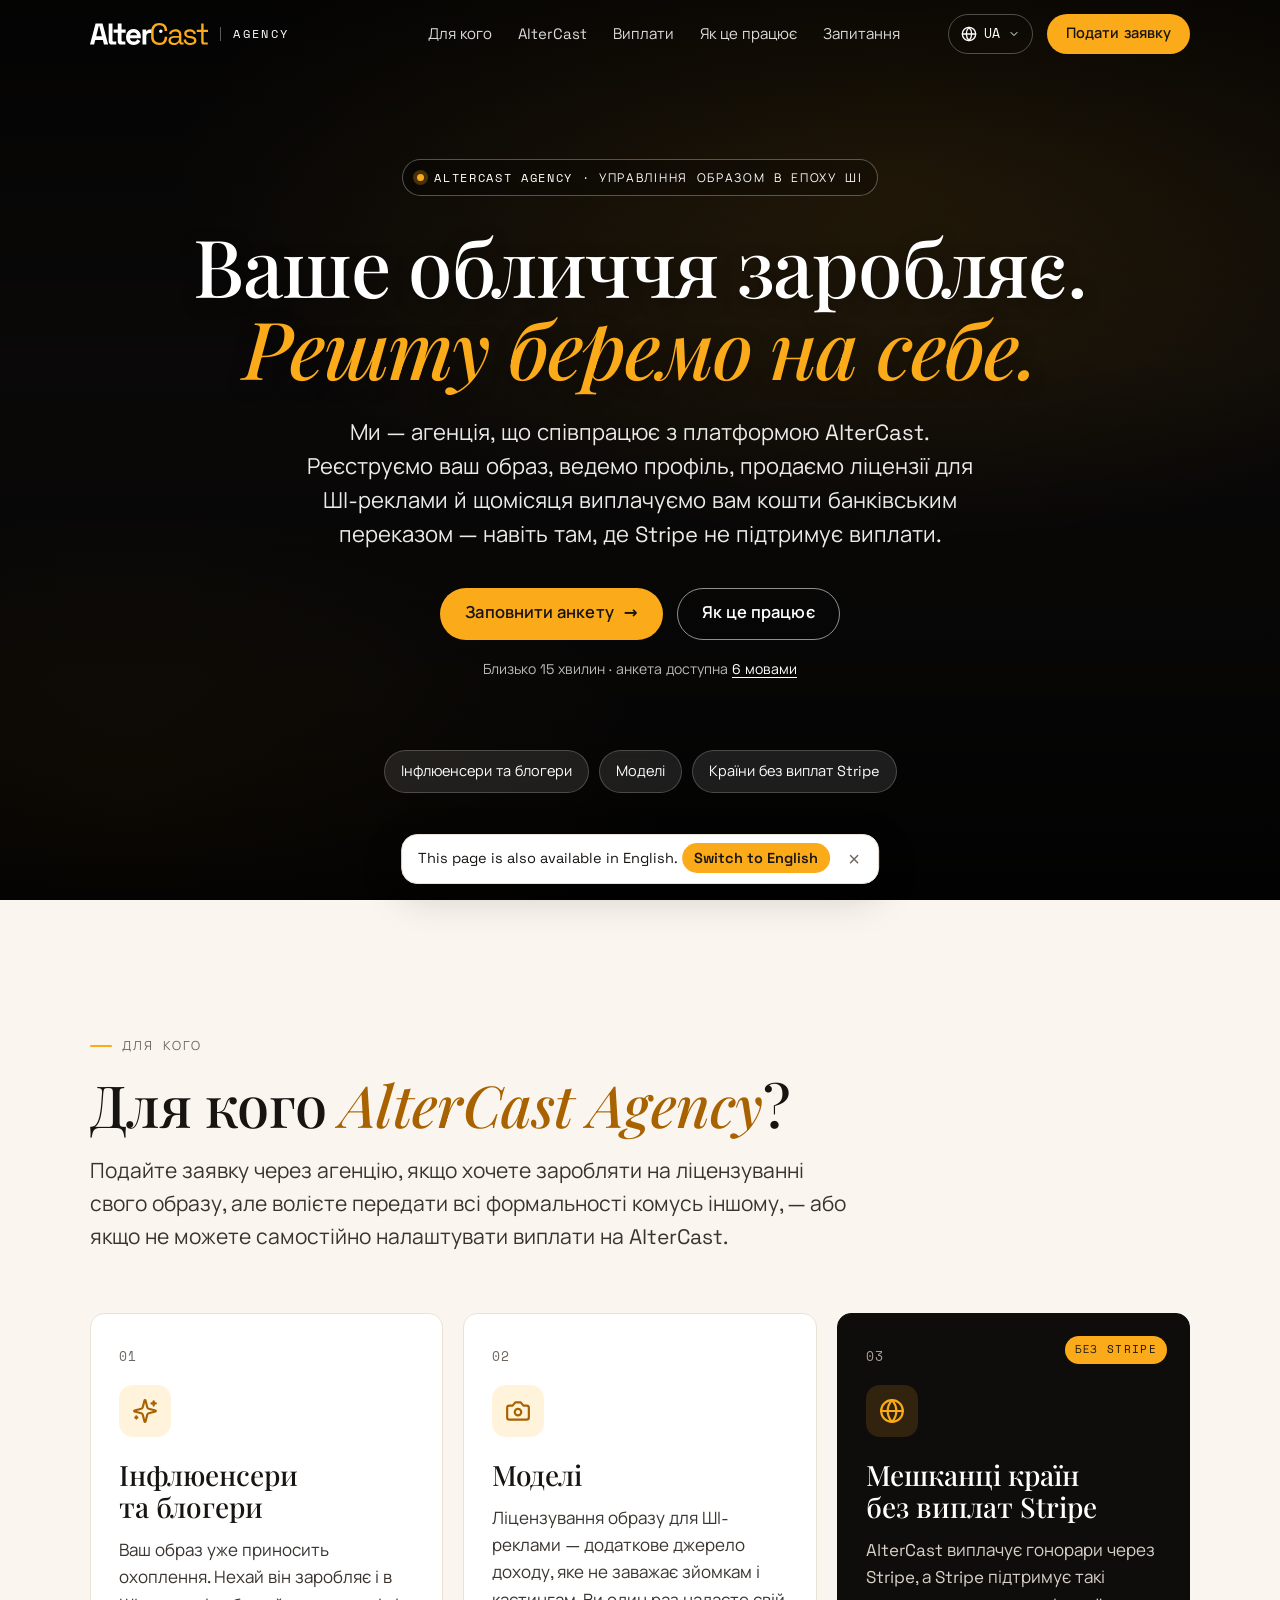
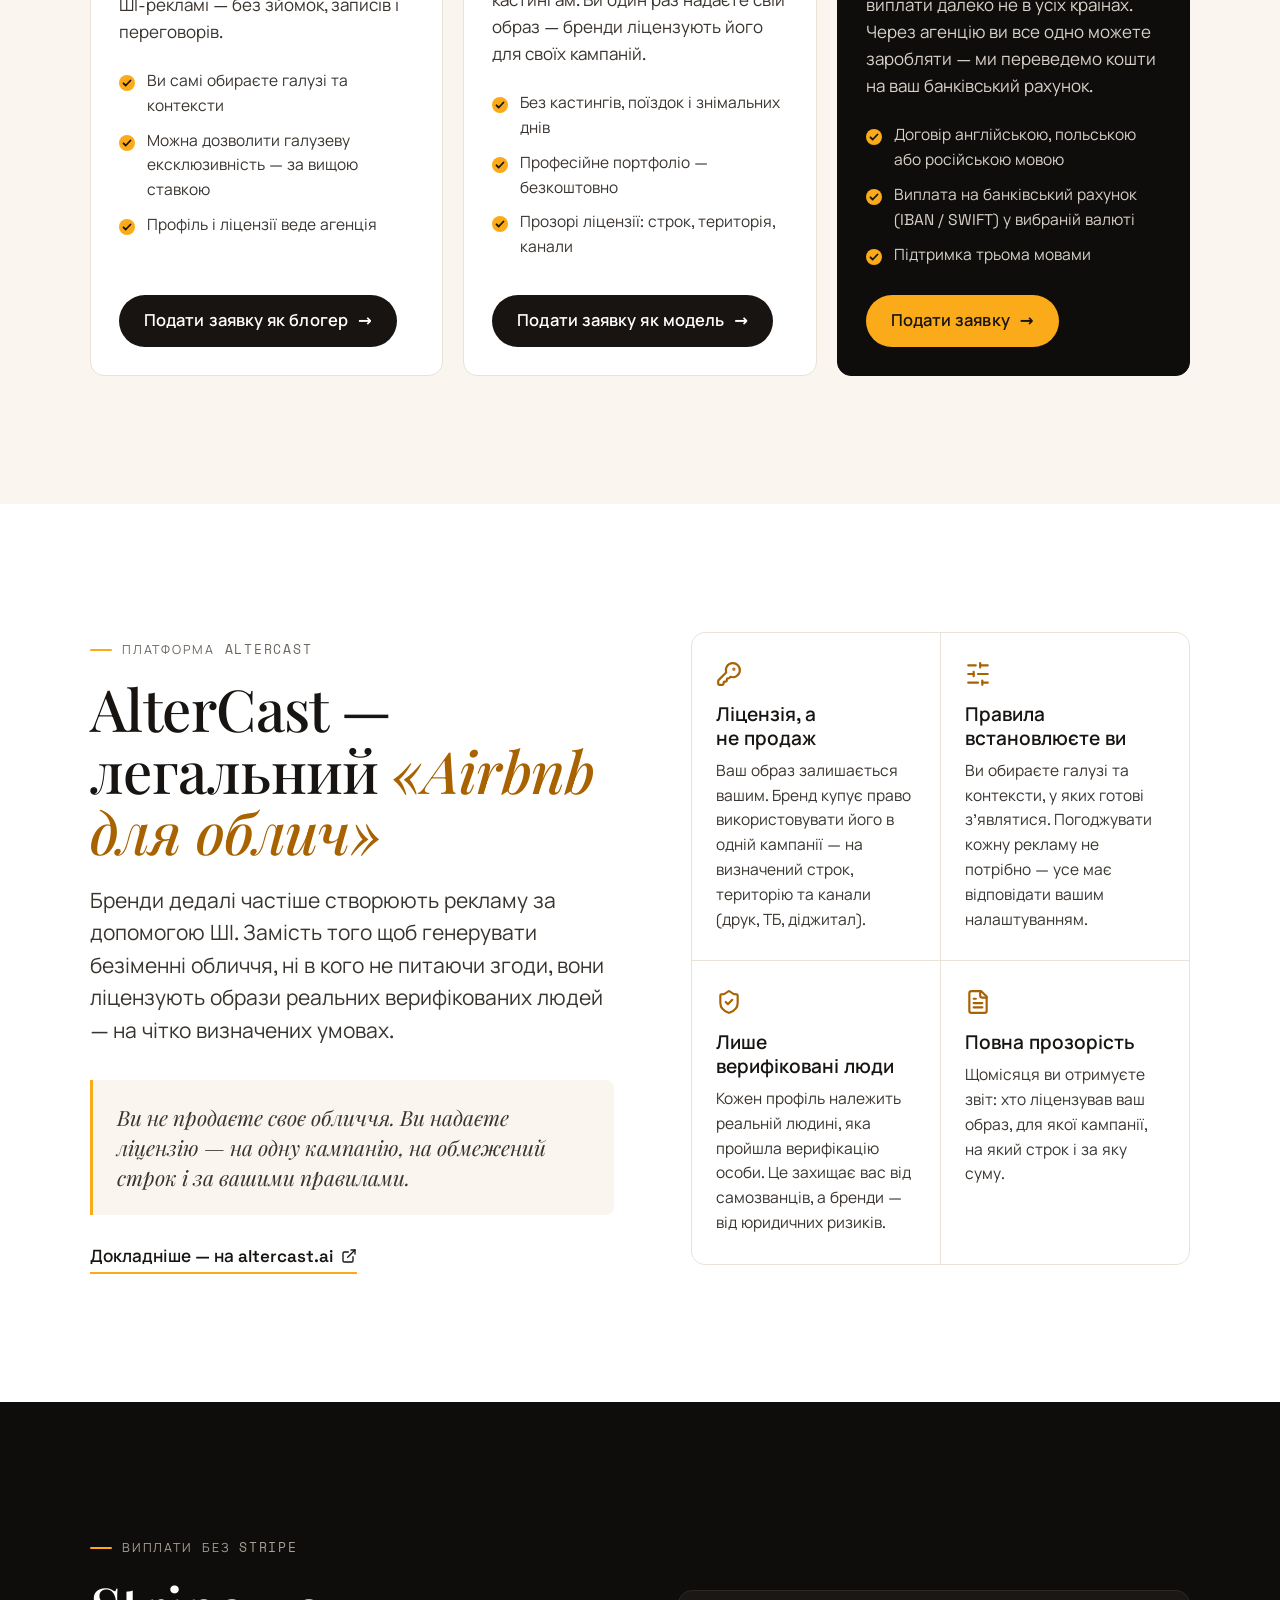
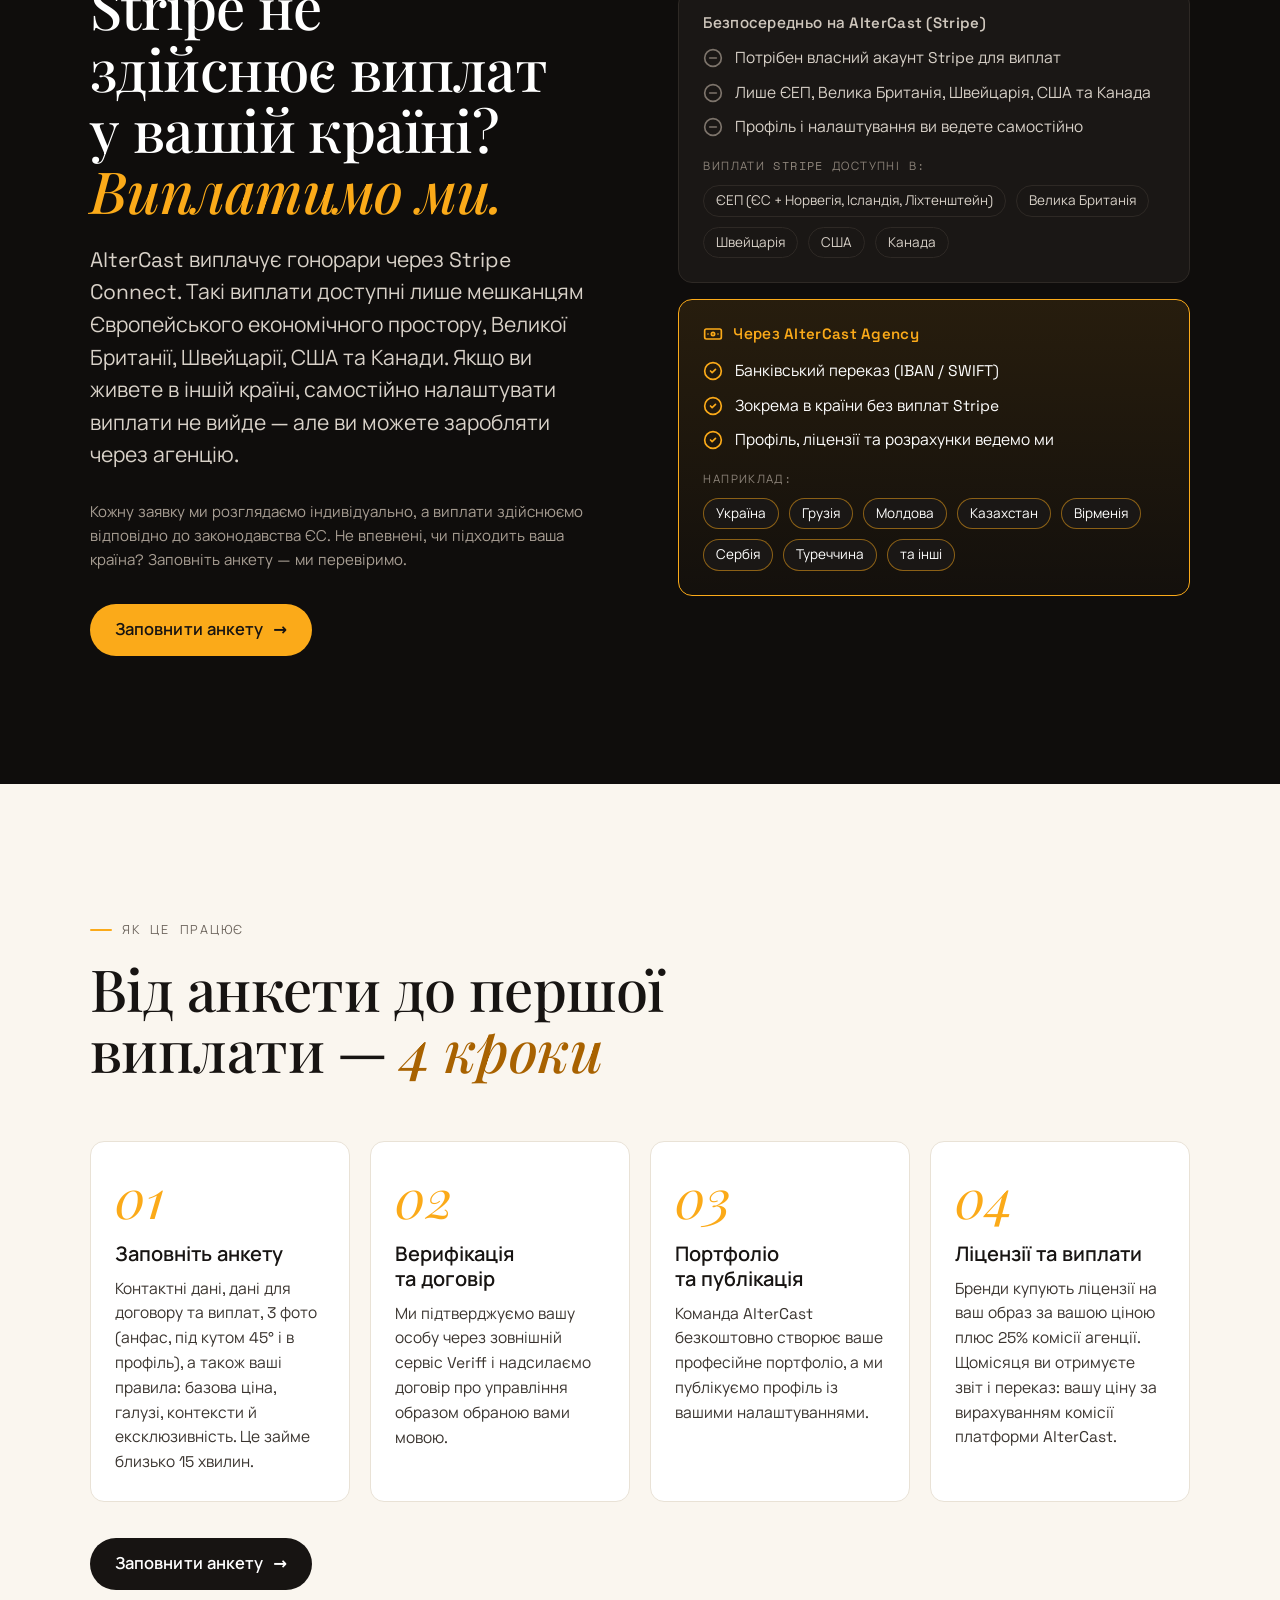
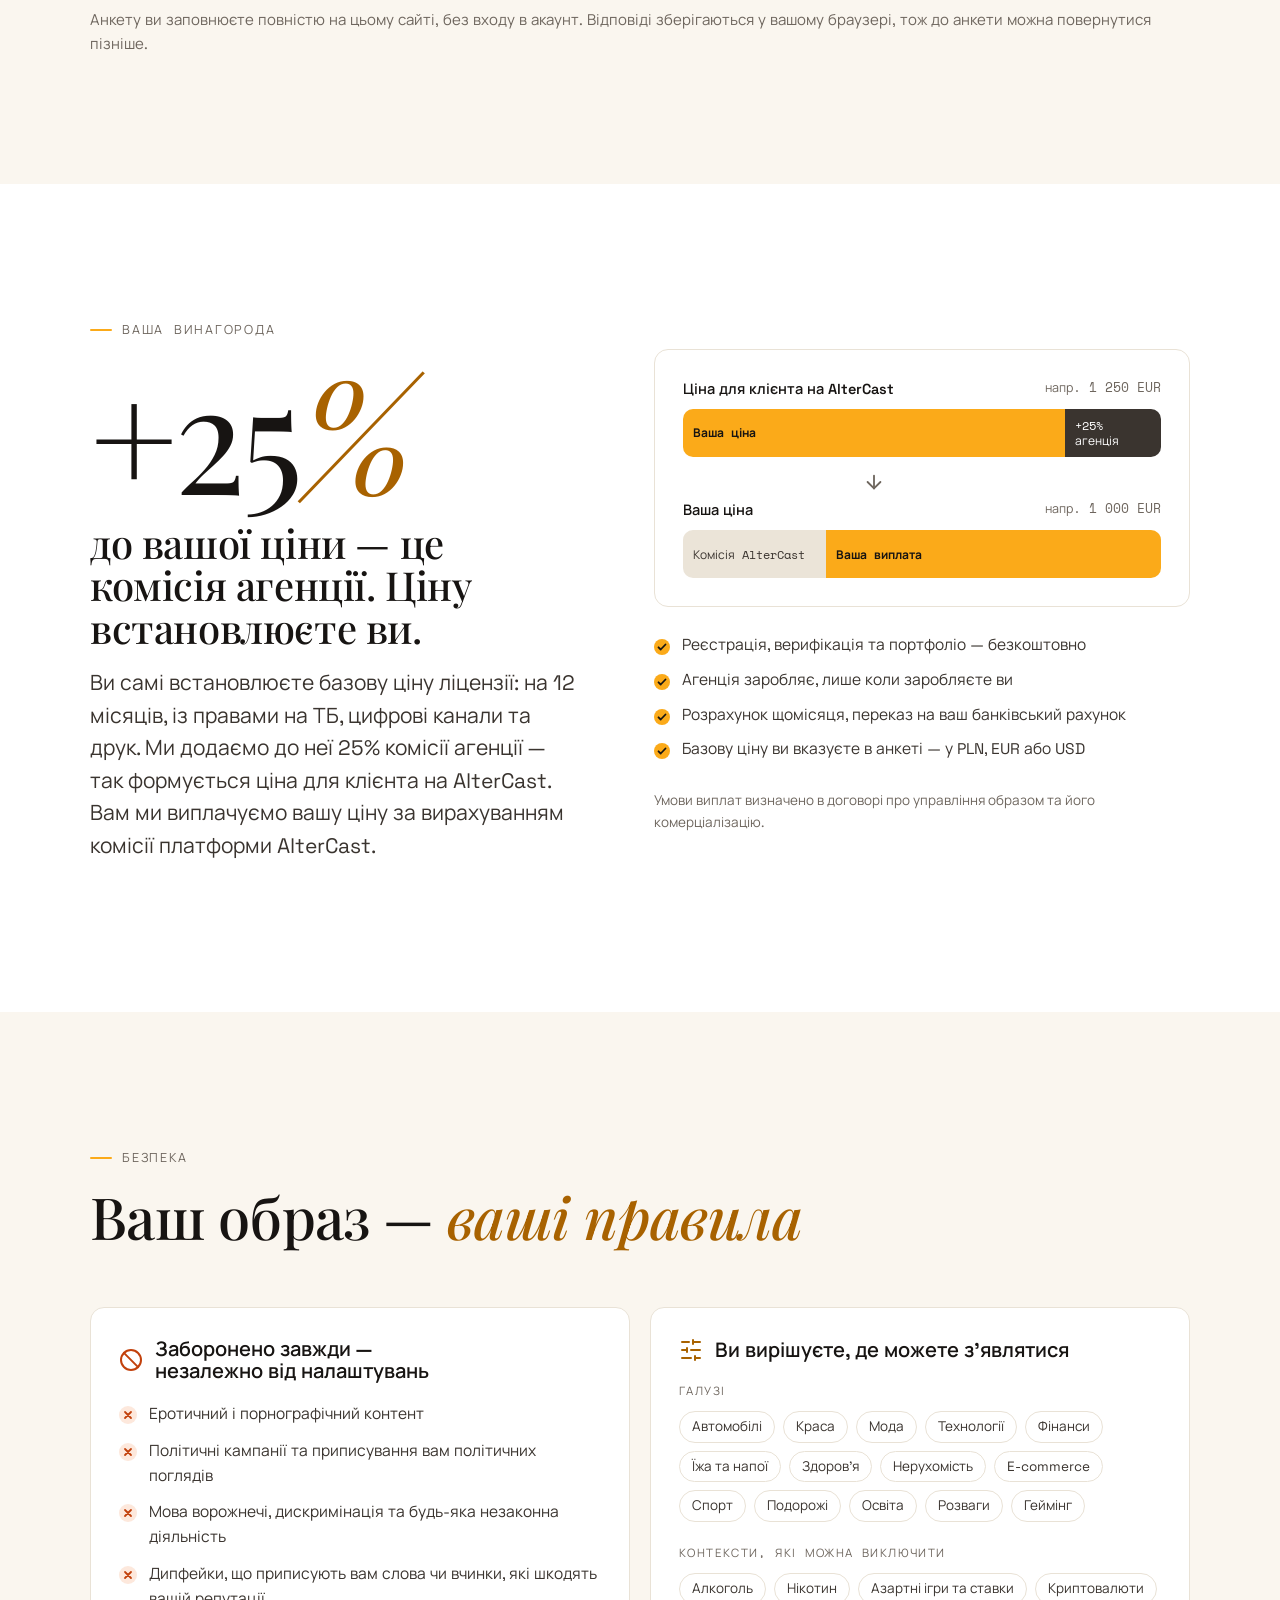
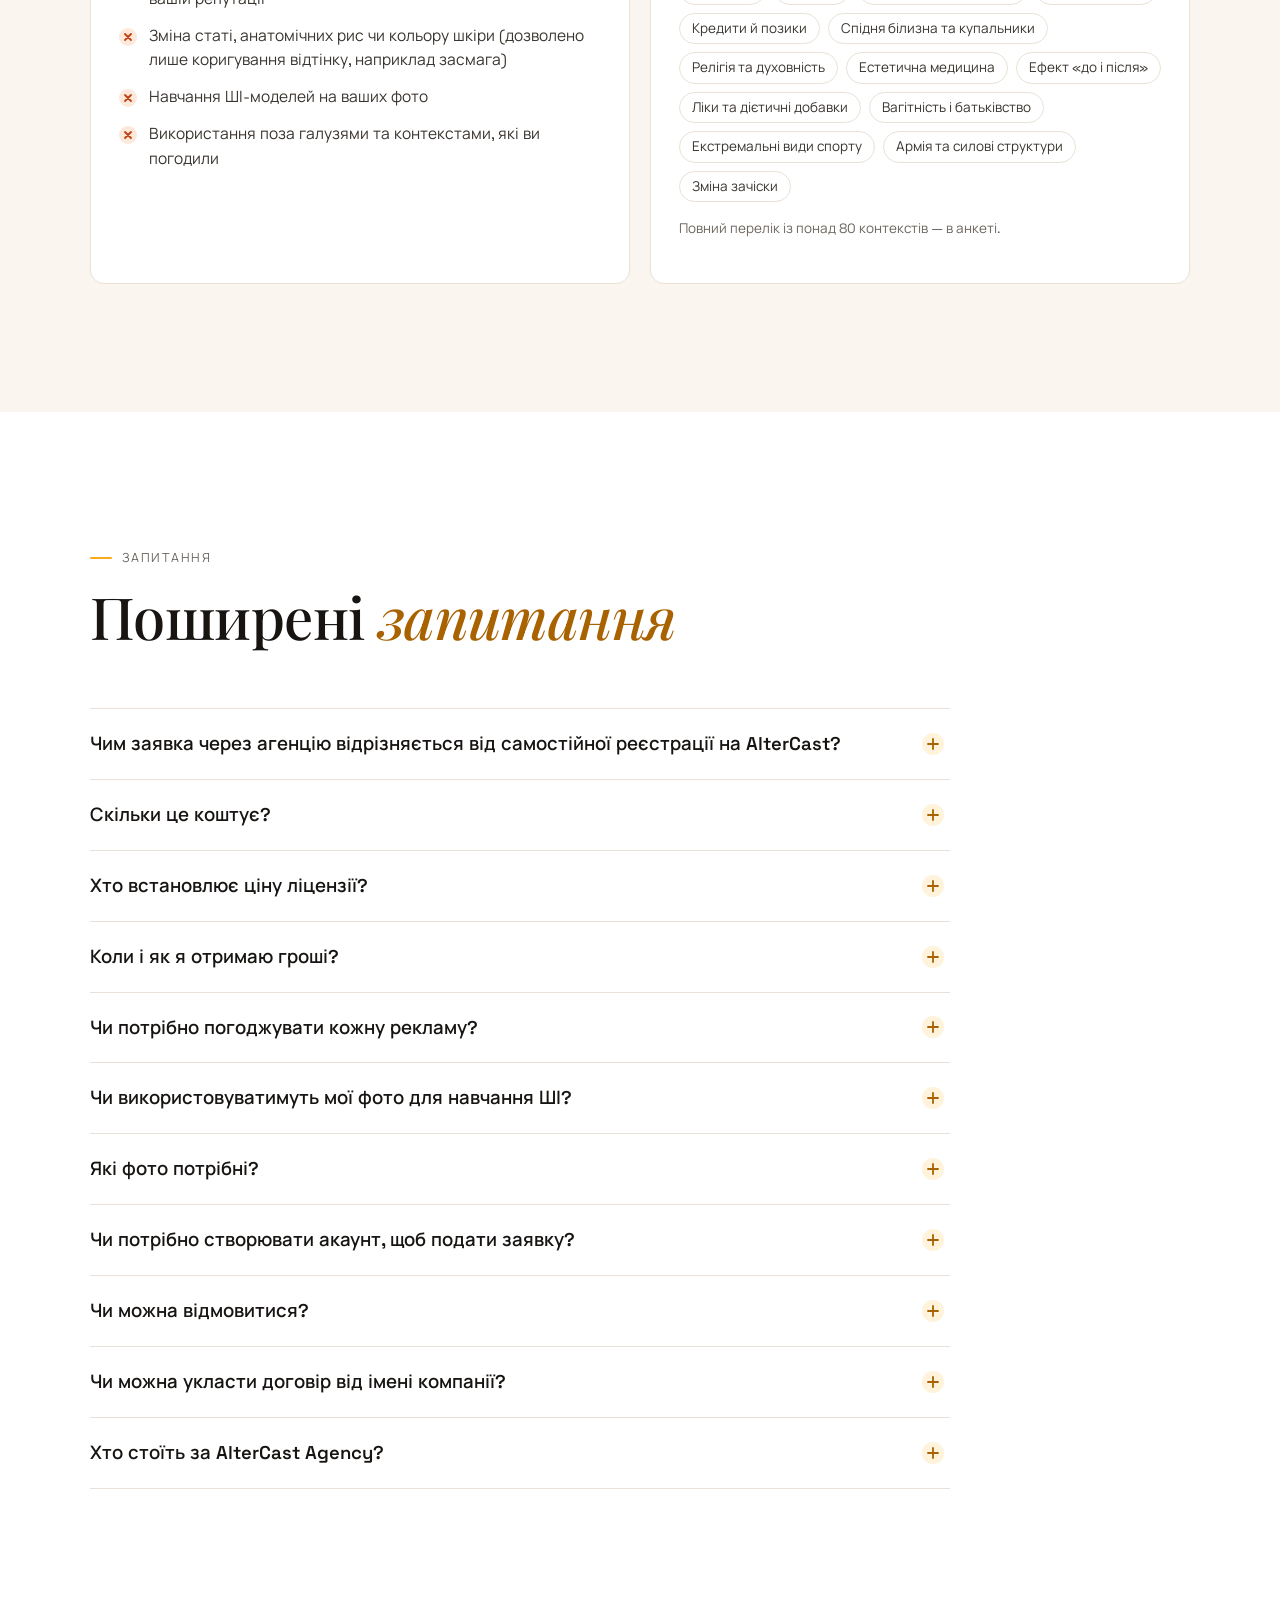
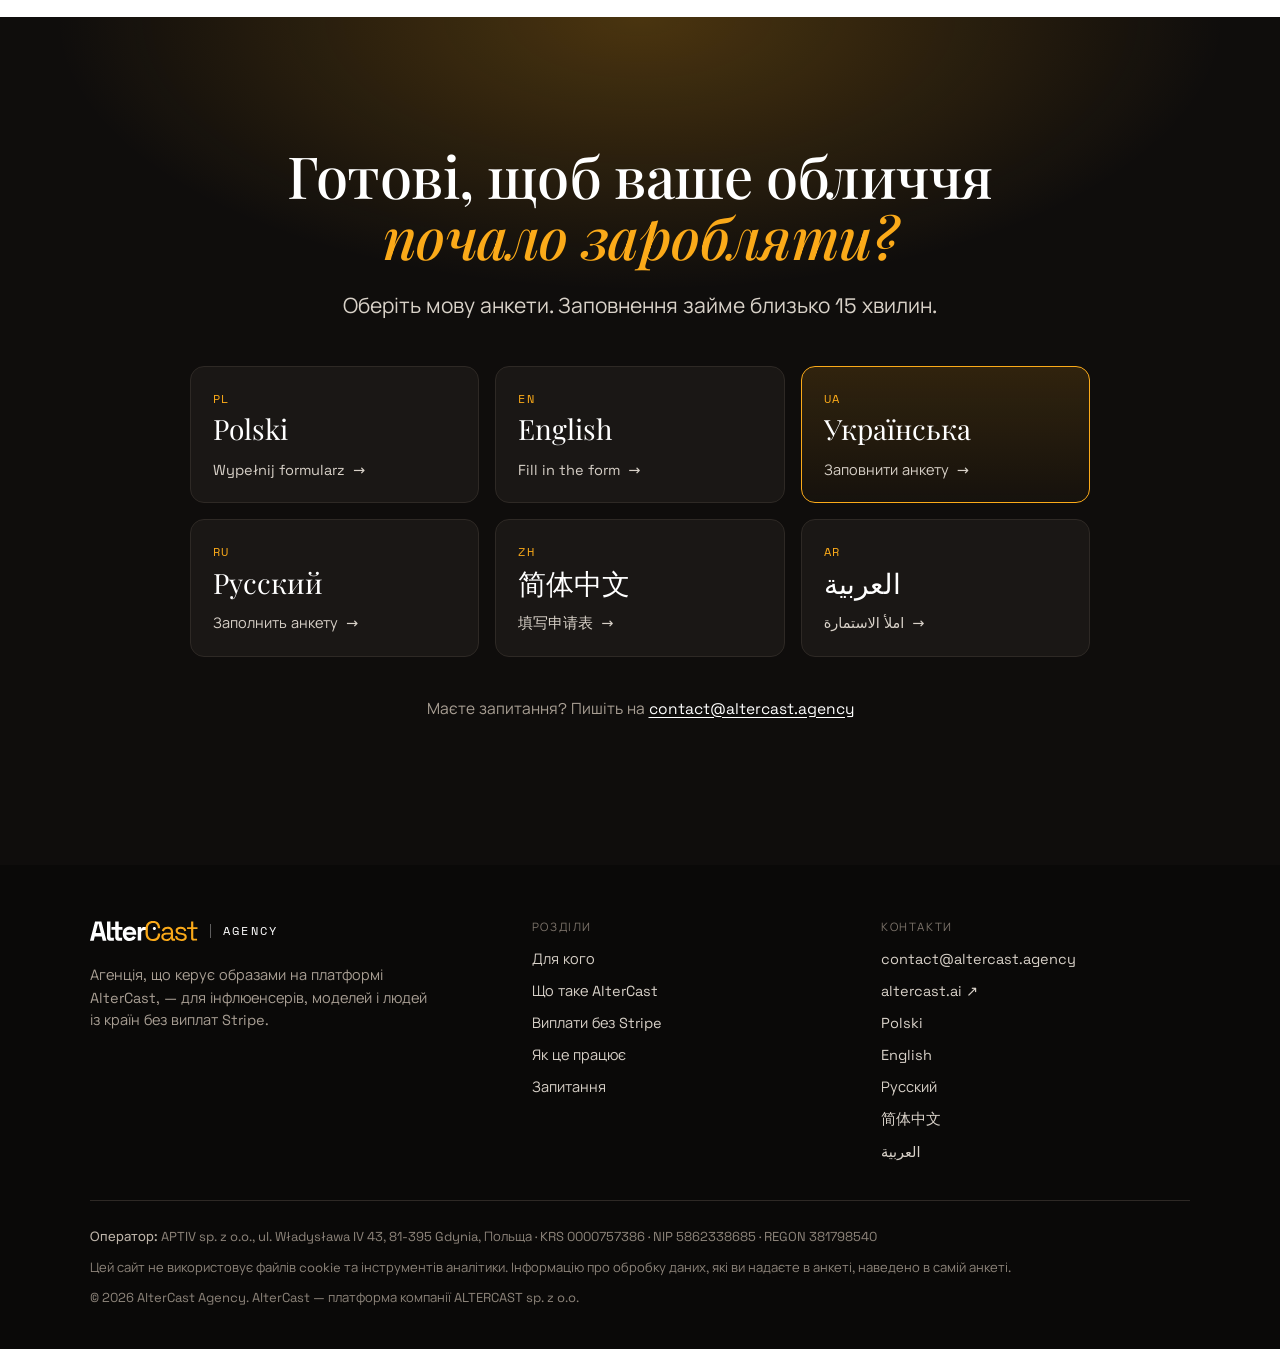
<file: ua/index.html>
<!doctype html>
<html lang="uk" dir="ltr" data-lang="ua" class="no-js">
<head>
<meta charset="utf-8">
<meta name="viewport" content="width=device-width, initial-scale=1, viewport-fit=cover">
<title>AlterCast Agency — заробляйте на ліцензуванні свого образу для ШІ-реклами</title>
<meta name="description" content="Агенція, що співпрацює з платформою AlterCast. Реєструємо й ведемо ваш профіль, продаємо ліцензії на ваш образ для ШІ-реклами та виплачуємо гонорари банківським переказом — зокрема в країнах, де Stripe не підтримує виплати.">
<link rel="canonical" href="https://altercast.agency/ua/">
<link rel="alternate" hreflang="pl" href="https://altercast.agency/">
<link rel="alternate" hreflang="en" href="https://altercast.agency/en/">
<link rel="alternate" hreflang="uk" href="https://altercast.agency/ua/">
<link rel="alternate" hreflang="ru" href="https://altercast.agency/ru/">
<link rel="alternate" hreflang="zh-Hans" href="https://altercast.agency/zh/">
<link rel="alternate" hreflang="ar" href="https://altercast.agency/ar/">
<link rel="alternate" hreflang="x-default" href="https://altercast.agency/en/">
<meta name="theme-color" content="#0f0d0c">
<meta property="og:type" content="website">
<meta property="og:site_name" content="AlterCast Agency">
<meta property="og:title" content="AlterCast Agency — заробляйте на ліцензуванні свого образу для ШІ-реклами">
<meta property="og:description" content="Агенція, що співпрацює з платформою AlterCast. Реєструємо й ведемо ваш профіль, продаємо ліцензії на ваш образ для ШІ-реклами та виплачуємо гонорари банківським переказом — зокрема в країнах, де Stripe не підтримує виплати.">
<meta property="og:url" content="https://altercast.agency/ua/">
<meta property="og:locale" content="uk_UA">
<meta property="og:image" content="https://altercast.agency/assets/og-ua.png">
<meta property="og:image:width" content="1200">
<meta property="og:image:height" content="630">
<meta name="twitter:card" content="summary_large_image">
<link rel="icon" type="image/svg+xml" href="../assets/icon.svg">
<link rel="apple-touch-icon" href="../assets/apple-touch-icon.png">
<link rel="preload" href="../assets/fonts/playfair-display-cyrillic-wght-normal.woff2" as="font" type="font/woff2" crossorigin>
<link rel="preload" href="../assets/fonts/manrope-cyrillic-wght-normal.woff2" as="font" type="font/woff2" crossorigin>
<link rel="stylesheet" href="../assets/style.css?v=20261016d">
<script type="application/ld+json">{"@context":"https://schema.org","@type":"Organization","name":"AlterCast Agency","url":"https://altercast.agency/","email":"contact@altercast.agency","legalName":"APTIV sp. z o.o.","address":{"@type":"PostalAddress","streetAddress":"ul. Władysława IV 43","postalCode":"81-395","addressLocality":"Gdynia","addressCountry":"PL"}}</script>
</head>
<body>
<svg width="0" height="0" style="position:absolute" aria-hidden="true"><symbol id="ac-logo" viewBox="0 0 1104 205"><g fill="var(--logo-wordmark, #231f20)"><path d="M0 201.273L51.9676 3.97577H116.865L168.832 201.273H130.541L119.849 157.788H48.9838L38.2919 201.273H0ZM57.6865 123.497H110.649L86.7784 27.3333H81.8054L57.9351 123.497H57.6865Z"/><path d="M289.675 201.273C280.475 201.273 273.016 198.291 267.297 192.576C261.578 186.861 258.594 179.158 258.594 169.715V90.9455H219.805V61.6242H258.594V3.97577H294.151V61.3758H332.443V90.697H294.151V163.503C294.151 169.218 296.886 171.952 302.108 171.952H329.211V201.273H289.675Z"/><path d="M174.054 61.3758V3.97577H209.611V163.503C209.611 169.218 212.346 171.952 217.568 171.952H244.67V201.273H205.135C195.935 201.273 188.476 198.291 182.757 192.576C177.038 186.861 174.054 179.158 174.054 169.715V61.3758Z"/><path d="M406.789 205C392.865 205 380.681 202.018 369.989 196.055C359.297 190.091 351.092 181.891 345.124 170.958C339.157 160.024 336.173 147.352 336.173 132.691V129.212C336.173 114.551 339.157 101.879 344.876 90.9454C350.594 80.2606 358.8 71.8121 369.492 65.8485C379.935 59.8848 392.119 56.903 406.043 56.903C419.967 56.903 431.654 59.8848 441.849 66.097C452.043 72.3091 460 80.7576 465.47 91.4424C471.189 102.127 473.924 114.8 473.924 128.964V141.139H372.227C372.724 150.83 376.205 158.533 382.919 164.497C389.632 170.461 397.838 173.442 407.784 173.442C417.73 173.442 425.189 171.206 429.665 166.982C434.389 162.758 437.87 157.788 440.357 152.57L469.448 167.727C466.713 172.697 462.984 177.915 458.011 183.63C453.038 189.345 446.324 194.315 438.119 198.291C429.913 202.267 419.221 204.255 406.54 204.255L406.789 205ZM372.724 115.297H438.119C437.373 107.097 434.14 100.636 428.421 95.9151C422.703 90.9454 415.243 88.7091 406.043 88.7091C396.843 88.7091 388.886 91.1939 383.167 95.9151C377.449 100.885 373.967 107.345 372.724 115.297Z"/><path d="M489.34 201.273V61.3758H524.4V77.0303H529.373C531.362 71.3152 534.843 67.3394 539.567 64.6061C544.292 61.8727 550.011 60.6303 556.227 60.6303H580.346V92.1879H555.73C546.778 92.1879 539.319 94.6727 533.351 99.3939C527.632 104.115 524.649 111.57 524.649 121.509V201.024H489.092L489.34 201.273Z"/><path d="M659.914 92.6848C668.702 92.6848 675.827 85.5648 675.827 76.7818C675.827 67.9988 668.702 60.8788 659.914 60.8788C651.125 60.8788 644 67.9988 644 76.7818C644 85.5648 651.125 92.6848 659.914 92.6848Z"/></g><g fill="var(--logo-accent, #fbaa19)"><path d="M646.486 205C622.865 205 604.216 198.291 590.292 184.624C576.367 170.958 569.405 151.079 569.405 124.988V80.0121C569.405 53.9212 576.367 34.0424 590.292 20.3758C604.216 6.70909 622.865 0 646.486 0C670.108 0 687.762 6.46061 700.194 19.3818C712.627 32.303 718.843 50.1939 718.843 72.5576V74.0485H695.47V71.8121C695.47 56.903 691.492 44.7273 683.535 35.2848C675.578 25.8424 663.146 21.1212 646.486 21.1212C629.827 21.1212 616.649 26.3394 607.2 36.5273C597.751 46.7151 593.027 61.1273 593.027 79.5152V125.733C593.027 144.121 597.751 158.533 607.2 168.721C616.649 178.909 629.578 184.127 646.486 184.127C663.394 184.127 675.578 179.406 683.535 169.964C691.492 160.521 695.47 148.345 695.47 133.436V128.964H718.843V132.691C718.843 155.303 712.627 172.945 700.194 185.867C687.762 198.788 669.859 205.248 646.486 205.248V205Z"/><path d="M782.497 205C772.8 205 764.097 203.261 756.389 200.03C748.432 196.552 742.216 191.83 737.74 185.37C733.265 178.909 731.027 171.206 731.027 162.012C731.027 152.818 733.265 144.867 737.74 138.655C742.216 132.442 748.432 127.97 756.389 124.739C764.346 121.758 773.048 120.018 782.994 120.018H829.492V109.83C829.492 100.139 826.508 92.4364 820.789 86.7212C815.07 81.0061 806.616 78.2727 795.178 78.2727C783.74 78.2727 775.535 81.0061 769.319 86.2242C763.103 91.6909 758.876 98.6485 756.638 107.842L735.751 101.133C737.989 93.4303 741.47 86.4727 746.443 80.2606C751.416 74.0485 757.881 68.8303 766.086 65.103C774.292 61.3758 783.989 59.3879 795.427 59.3879C813.081 59.3879 826.757 63.8606 836.703 73.0545C846.4 82.2485 851.373 94.9212 851.373 111.57V173.939C851.373 179.655 854.108 182.388 859.33 182.388H872.011V201.273H852.616C846.4 201.273 841.427 199.533 837.697 196.055C833.967 192.576 831.978 187.855 831.978 182.139V180.648H828.497C826.508 184.127 823.773 187.855 820.292 191.83C816.811 195.806 812.086 198.788 806.119 201.521C800.151 204.006 792.194 205.248 782.746 205.248L782.497 205ZM784.984 185.867C798.162 185.867 808.854 181.891 817.059 174.188C825.265 166.485 829.243 155.552 829.243 141.388V138.406H783.492C774.54 138.406 767.33 140.394 761.611 144.121C755.892 147.848 752.908 153.812 752.908 161.515C752.908 169.218 755.892 175.182 761.859 179.655C767.827 184.127 775.535 186.115 784.735 186.115L784.984 185.867Z"/><path d="M936.411 205C919.254 205 904.832 201.024 893.146 193.073C881.459 185.121 874.249 172.697 871.762 155.552L892.897 150.83C894.389 159.776 897.124 166.982 901.351 172.2C905.578 177.418 910.551 181.145 916.768 183.133C922.984 185.37 929.449 186.364 936.411 186.364C946.854 186.364 954.811 184.376 961.027 180.152C967.243 175.927 969.978 170.461 969.978 163.503C969.978 156.545 966.995 151.327 961.276 148.345C955.557 145.364 947.6 143.127 937.654 141.139L925.968 139.152C917.016 137.661 909.059 135.176 901.6 132.194C894.141 129.212 888.422 124.739 884.195 119.273C879.968 113.806 877.73 107.097 877.73 98.6485C877.73 86.2243 882.454 76.5333 892.151 69.5758C901.849 62.6182 914.53 59.1394 930.195 59.1394C945.859 59.1394 958.541 62.6182 968.238 69.8242C977.935 76.7818 984.151 86.7212 986.886 99.6424L966 105.109C964.259 95.1697 960.281 88.2121 953.816 84.2364C947.351 80.2606 939.643 78.2727 930.195 78.2727C920.746 78.2727 913.286 80.0121 907.816 83.4909C902.346 86.9697 899.611 92.1879 899.611 98.897C899.611 105.606 902.097 110.327 907.319 113.309C912.541 116.291 919.503 118.776 927.957 120.267L939.643 122.255C949.341 123.994 958.292 126.23 966 129.212C973.708 132.194 979.924 136.418 984.649 141.636C989.373 146.855 991.611 154.309 991.611 163.006C991.611 176.424 986.638 186.861 976.443 194.315C966.497 201.77 952.822 205.249 935.914 205.249L936.411 205Z"/><path d="M1060.98 201.273C1053.03 201.273 1047.06 199.036 1042.83 194.812C1038.61 190.588 1036.37 184.624 1036.37 177.17V82.9939H994.843V63.6121H1036.37V3.97577H1058.75V63.3636H1103.75V82.7455H1058.75V173.442C1058.75 179.158 1061.48 181.891 1066.95 181.891H1097.78V201.024H1061.23L1060.98 201.273Z"/></g></symbol></svg>
<a class="skip" href="#main">Перейти до вмісту</a>
<header class="site-header">
  <div class="wrap">
    <a class="brand" href="./" aria-label="AlterCast Agency"><svg viewBox="0 0 1104 205" role="img" aria-label="AlterCast"><use href="#ac-logo"/></svg><span class="brand-tag">Agency</span></a>
    <nav class="nav" aria-label="Main"><a href="#for-whom">Для кого</a><a href="#altercast">AlterCast</a><a href="#payouts">Виплати</a><a href="#how-it-works">Як це працює</a><a href="#faq">Запитання</a></nav>
    <div class="header-actions">
      <details class="lang-menu"><summary aria-label="Мова сторінки: Українська"><svg class="lm-globe" viewBox="0 0 24 24" fill="none" stroke="currentColor" stroke-width="2" stroke-linecap="round" stroke-linejoin="round" aria-hidden="true"><circle cx="12" cy="12" r="10"/><path d="M12 2a14.5 14.5 0 0 0 0 20 14.5 14.5 0 0 0 0-20"/><path d="M2 12h20"/></svg><span lang="uk">UA</span><svg class="lm-chev" viewBox="0 0 24 24" fill="none" stroke="currentColor" stroke-width="2" stroke-linecap="round" stroke-linejoin="round" aria-hidden="true"><path d="m6 9 6 6 6-6"/></svg></summary><nav class="lang-list" aria-label="Мова сторінки"><a href="../" hreflang="pl" lang="pl"><span>Polski</span><span class="lc">PL</span></a><a href="../en/" hreflang="en" lang="en"><span>English</span><span class="lc">EN</span></a><a href="./" hreflang="uk" lang="uk" aria-current="true"><span>Українська</span><span class="lc">UA</span></a><a href="../ru/" hreflang="ru" lang="ru"><span>Русский</span><span class="lc">RU</span></a><a href="../zh/" hreflang="zh-Hans" lang="zh-Hans"><span>简体中文</span><span class="lc">ZH</span></a><a href="../ar/" hreflang="ar" lang="ar"><span>العربية</span><span class="lc">AR</span></a></nav></details>
      <a class="btn btn-sm" href="../ua/anketa/">Подати заявку</a>
    </div>
    <button class="menu-btn" type="button" aria-expanded="false" aria-controls="mobile-panel" aria-label="Меню"><svg viewBox="0 0 24 24" fill="none" stroke="currentColor" stroke-width="2" stroke-linecap="round" stroke-linejoin="round" aria-hidden="true"><line x1="4" x2="20" y1="6" y2="6"/><line x1="4" x2="20" y1="12" y2="12"/><line x1="4" x2="20" y1="18" y2="18"/></svg></button>
  </div>
  <div class="mobile-panel" id="mobile-panel">
    <a class="m-link" href="#for-whom">Для кого</a><a class="m-link" href="#altercast">Що таке AlterCast</a><a class="m-link" href="#payouts">Виплати без Stripe</a><a class="m-link" href="#how-it-works">Як це працює</a><a class="m-link" href="#faq">Запитання</a>
    <a class="btn" href="../ua/anketa/">Заповнити анкету <span class="arr" aria-hidden="true">→</span></a>
  </div>
</header>
<main id="main">
<section class="hero" aria-labelledby="hero-title">
  <video autoplay muted loop playsinline preload="metadata" poster="https://altercast.ai/hero-poster.jpg" aria-hidden="true">
    <source src="https://altercast.ai/hero-movie-v2.mp4" type="video/mp4">
  </video>
  <div class="wrap hero-inner">
    <span class="badge"><span class="dot"></span>AlterCast Agency · управління образом в епоху ШІ</span>
    <h1 class="h1" id="hero-title"><span>Ваше обличчя заробляє.</span> <span><em>Решту беремо на себе.</em></span></h1>
    <p class="hero-sub">Ми — агенція, що співпрацює з платформою AlterCast. Реєструємо ваш образ, ведемо профіль, продаємо ліцензії для ШІ-реклами й щомісяця виплачуємо вам кошти банківським переказом — навіть там, де Stripe не підтримує виплати.</p>
    <div class="hero-ctas">
      <a class="btn" href="../ua/anketa/">Заповнити анкету <span class="arr" aria-hidden="true">→</span></a>
      <a class="btn btn-ghost" href="#how-it-works">Як це працює</a>
    </div>
    <p class="hero-note">Близько 15 хвилин · анкета доступна <a href="#apply">6 мовами</a></p>
    <div class="audience-pills"><a href="#for-whom">Інфлюенсери та блогери</a><a href="#for-whom">Моделі</a><a href="#payouts">Країни без виплат Stripe</a></div>
  </div>
</section>

<section class="section cream" id="for-whom" aria-labelledby="aud-title">
  <div class="wrap">
    <div class="section-head reveal">
      <span class="eyebrow">Для кого</span>
      <h2 class="h2" id="aud-title">Для кого <em>AlterCast Agency</em>?</h2>
      <p class="lead">Подайте заявку через агенцію, якщо хочете заробляти на ліцензуванні свого образу, але волієте передати всі формальності комусь іншому, — або якщо не можете самостійно налаштувати виплати на AlterCast.</p>
    </div>
    <div class="cards-3">
    <article class="card reveal">
      
      <span class="card-num">01</span>
      <div class="card-icon"><svg viewBox="0 0 24 24" fill="none" stroke="currentColor" stroke-width="2" stroke-linecap="round" stroke-linejoin="round" aria-hidden="true"><path d="M9.937 15.5A2 2 0 0 0 8.5 14.063l-6.135-1.582a.5.5 0 0 1 0-.962L8.5 9.936A2 2 0 0 0 9.937 8.5l1.582-6.135a.5.5 0 0 1 .963 0L14.063 8.5A2 2 0 0 0 15.5 9.937l6.135 1.581a.5.5 0 0 1 0 .964L15.5 14.063a2 2 0 0 0-1.437 1.437l-1.582 6.135a.5.5 0 0 1-.963 0z"/><path d="M20 3v4"/><path d="M22 5h-4"/><path d="M4 17v2"/><path d="M5 18H3"/></svg></div>
      <h3>Інфлюенсери та блогери</h3>
      <p>Ваш образ уже приносить охоплення. Нехай він заробляє і в ШІ-рекламі — без зйомок, записів і переговорів.</p>
      <ul class="ticks"><li>Ви самі обираєте галузі та контексти</li><li>Можна дозволити галузеву ексклюзивність — за вищою ставкою</li><li>Профіль і ліцензії веде агенція</li></ul>
      <a class="btn btn-dark" href="../ua/anketa/">Подати заявку як блогер <span class="arr" aria-hidden="true">→</span></a>
    </article>
    <article class="card reveal">
      
      <span class="card-num">02</span>
      <div class="card-icon"><svg viewBox="0 0 24 24" fill="none" stroke="currentColor" stroke-width="2" stroke-linecap="round" stroke-linejoin="round" aria-hidden="true"><path d="M14.5 4h-5L7 7H4a2 2 0 0 0-2 2v9a2 2 0 0 0 2 2h16a2 2 0 0 0 2-2V9a2 2 0 0 0-2-2h-3l-2.5-3z"/><circle cx="12" cy="13" r="3"/></svg></div>
      <h3>Моделі</h3>
      <p>Ліцензування образу для ШІ-реклами — додаткове джерело доходу, яке не заважає зйомкам і кастингам. Ви один раз надаєте свій образ — бренди ліцензують його для своїх кампаній.</p>
      <ul class="ticks"><li>Без кастингів, поїздок і знімальних днів</li><li>Професійне портфоліо — безкоштовно</li><li>Прозорі ліцензії: строк, територія, канали</li></ul>
      <a class="btn btn-dark" href="../ua/anketa/">Подати заявку як модель <span class="arr" aria-hidden="true">→</span></a>
    </article>
    <article class="card featured reveal">
      <span class="tag">Без Stripe</span>
      <span class="card-num">03</span>
      <div class="card-icon"><svg viewBox="0 0 24 24" fill="none" stroke="currentColor" stroke-width="2" stroke-linecap="round" stroke-linejoin="round" aria-hidden="true"><circle cx="12" cy="12" r="10"/><path d="M12 2a14.5 14.5 0 0 0 0 20 14.5 14.5 0 0 0 0-20"/><path d="M2 12h20"/></svg></div>
      <h3>Мешканці країн без виплат Stripe</h3>
      <p>AlterCast виплачує гонорари через Stripe, а Stripe підтримує такі виплати далеко не в усіх країнах. Через агенцію ви все одно можете заробляти — ми переведемо кошти на ваш банківський рахунок.</p>
      <ul class="ticks"><li>Договір англійською, польською або російською мовою</li><li>Виплата на банківський рахунок (IBAN / SWIFT) у вибраній валюті</li><li>Підтримка трьома мовами</li></ul>
      <a class="btn" href="../ua/anketa/">Подати заявку <span class="arr" aria-hidden="true">→</span></a>
    </article>
    </div>
  </div>
</section>

<section class="section" id="altercast" aria-labelledby="about-title">
  <div class="wrap about">
    <div class="reveal">
      <span class="eyebrow">Платформа AlterCast</span>
      <h2 class="h2" id="about-title">AlterCast — легальний <em>«Airbnb для облич»</em></h2>
      <p class="lead" style="margin-top:22px">Бренди дедалі частіше створюють рекламу за допомогою ШІ. Замість того щоб генерувати безіменні обличчя, ні в кого не питаючи згоди, вони ліцензують образи реальних верифікованих людей — на чітко визначених умовах.</p>
      <blockquote class="about-quote">Ви не продаєте своє обличчя. Ви надаєте ліцензію — на одну кампанію, на обмежений строк і за вашими правилами.</blockquote>
      <a class="link-arrow" href="https://altercast.ai/" target="_blank" rel="noopener">Докладніше — на altercast.ai <svg width="16" height="16" viewBox="0 0 24 24" fill="none" stroke="currentColor" stroke-width="2" stroke-linecap="round" stroke-linejoin="round" aria-hidden="true"><path d="M15 3h6v6"/><path d="M10 14 21 3"/><path d="M18 13v6a2 2 0 0 1-2 2H5a2 2 0 0 1-2-2V8a2 2 0 0 1 2-2h6"/></svg></a>
    </div>
    <div class="features reveal"><div class="feature"><div class="f-ico"><svg viewBox="0 0 24 24" fill="none" stroke="currentColor" stroke-width="2" stroke-linecap="round" stroke-linejoin="round" aria-hidden="true"><path d="M2.586 17.414A2 2 0 0 0 2 18.828V21a1 1 0 0 0 1 1h3a1 1 0 0 0 1-1v-1a1 1 0 0 1 1-1h1a1 1 0 0 0 1-1v-1a1 1 0 0 1 1-1h.172a2 2 0 0 0 1.414-.586l.814-.814a6.5 6.5 0 1 0-4-4z"/><circle cx="16.5" cy="7.5" r=".5" fill="currentColor"/></svg></div><h3>Ліцензія, а не продаж</h3><p>Ваш образ залишається вашим. Бренд купує право використовувати його в одній кампанії — на визначений строк, територію та канали (друк, ТБ, діджитал).</p></div><div class="feature"><div class="f-ico"><svg viewBox="0 0 24 24" fill="none" stroke="currentColor" stroke-width="2" stroke-linecap="round" stroke-linejoin="round" aria-hidden="true"><line x1="21" x2="14" y1="4" y2="4"/><line x1="10" x2="3" y1="4" y2="4"/><line x1="21" x2="12" y1="12" y2="12"/><line x1="8" x2="3" y1="12" y2="12"/><line x1="21" x2="16" y1="20" y2="20"/><line x1="12" x2="3" y1="20" y2="20"/><line x1="14" x2="14" y1="2" y2="6"/><line x1="8" x2="8" y1="10" y2="14"/><line x1="16" x2="16" y1="18" y2="22"/></svg></div><h3>Правила встановлюєте ви</h3><p>Ви обираєте галузі та контексти, у яких готові з’являтися. Погоджувати кожну рекламу не потрібно — усе має відповідати вашим налаштуванням.</p></div><div class="feature"><div class="f-ico"><svg viewBox="0 0 24 24" fill="none" stroke="currentColor" stroke-width="2" stroke-linecap="round" stroke-linejoin="round" aria-hidden="true"><path d="M20 13c0 5-3.5 7.5-7.66 8.95a1 1 0 0 1-.67-.01C7.5 20.5 4 18 4 13V6a1 1 0 0 1 1-1c2 0 4.5-1.2 6.24-2.72a1.17 1.17 0 0 1 1.52 0C14.51 3.81 17 5 19 5a1 1 0 0 1 1 1z"/><path d="m9 12 2 2 4-4"/></svg></div><h3>Лише верифіковані люди</h3><p>Кожен профіль належить реальній людині, яка пройшла верифікацію особи. Це захищає вас від самозванців, а бренди — від юридичних ризиків.</p></div><div class="feature"><div class="f-ico"><svg viewBox="0 0 24 24" fill="none" stroke="currentColor" stroke-width="2" stroke-linecap="round" stroke-linejoin="round" aria-hidden="true"><path d="M15 2H6a2 2 0 0 0-2 2v16a2 2 0 0 0 2 2h12a2 2 0 0 0 2-2V7Z"/><path d="M14 2v4a2 2 0 0 0 2 2h4"/><path d="M10 9H8"/><path d="M16 13H8"/><path d="M16 17H8"/></svg></div><h3>Повна прозорість</h3><p>Щомісяця ви отримуєте звіт: хто ліцензував ваш образ, для якої кампанії, на який строк і за яку суму.</p></div></div>
  </div>
</section>

<section class="section on-dark" id="payouts" aria-labelledby="pay-title">
  <div class="wrap payout-grid">
    <div class="reveal">
      <span class="eyebrow">Виплати без Stripe</span>
      <h2 class="h2" id="pay-title">Stripe не здійснює виплат у вашій країні? <em>Виплатимо ми.</em></h2>
      <p class="lead" style="margin-top:22px">AlterCast виплачує гонорари через Stripe Connect. Такі виплати доступні лише мешканцям Європейського економічного простору, Великої Британії, Швейцарії, США та Канади. Якщо ви живете в іншій країні, самостійно налаштувати виплати не вийде — але ви можете заробляти через агенцію.</p>
      <p class="payout-note">Кожну заявку ми розглядаємо індивідуально, а виплати здійснюємо відповідно до законодавства ЄС. Не впевнені, чи підходить ваша країна? Заповніть анкету — ми перевіримо.</p>
      <div class="payout-cta"><a class="btn" href="../ua/anketa/">Заповнити анкету <span class="arr" aria-hidden="true">→</span></a></div>
    </div>
    <div class="compare reveal">
      <div class="compare-card muted">
        <h3>Безпосередньо на AlterCast (Stripe)</h3>
        <ul><li><svg viewBox="0 0 24 24" fill="none" stroke="currentColor" stroke-width="2" stroke-linecap="round" stroke-linejoin="round" aria-hidden="true"><circle cx="12" cy="12" r="10"/><path d="M8 12h8"/></svg><span>Потрібен власний акаунт Stripe для виплат</span></li><li><svg viewBox="0 0 24 24" fill="none" stroke="currentColor" stroke-width="2" stroke-linecap="round" stroke-linejoin="round" aria-hidden="true"><circle cx="12" cy="12" r="10"/><path d="M8 12h8"/></svg><span>Лише ЄЕП, Велика Британія, Швейцарія, США та Канада</span></li><li><svg viewBox="0 0 24 24" fill="none" stroke="currentColor" stroke-width="2" stroke-linecap="round" stroke-linejoin="round" aria-hidden="true"><circle cx="12" cy="12" r="10"/><path d="M8 12h8"/></svg><span>Профіль і налаштування ви ведете самостійно</span></li></ul>
        <div class="region-row"><span class="region-label">Виплати Stripe доступні в:</span><span class="chip">ЄЕП (ЄС + Норвегія, Ісландія, Ліхтенштейн)</span><span class="chip">Велика Британія</span><span class="chip">Швейцарія</span><span class="chip">США</span><span class="chip">Канада</span></div>
      </div>
      <div class="compare-card best">
        <h3><svg width="20" height="20" viewBox="0 0 24 24" fill="none" stroke="currentColor" stroke-width="2" stroke-linecap="round" stroke-linejoin="round" aria-hidden="true"><rect width="20" height="12" x="2" y="6" rx="2"/><circle cx="12" cy="12" r="2"/><path d="M6 12h.01M18 12h.01"/></svg>Через AlterCast Agency</h3>
        <ul><li><svg viewBox="0 0 24 24" fill="none" stroke="currentColor" stroke-width="2" stroke-linecap="round" stroke-linejoin="round" aria-hidden="true"><circle cx="12" cy="12" r="10"/><path d="m9 12 2 2 4-4"/></svg><span>Банківський переказ (IBAN / SWIFT)</span></li><li><svg viewBox="0 0 24 24" fill="none" stroke="currentColor" stroke-width="2" stroke-linecap="round" stroke-linejoin="round" aria-hidden="true"><circle cx="12" cy="12" r="10"/><path d="m9 12 2 2 4-4"/></svg><span>Зокрема в країни без виплат Stripe</span></li><li><svg viewBox="0 0 24 24" fill="none" stroke="currentColor" stroke-width="2" stroke-linecap="round" stroke-linejoin="round" aria-hidden="true"><circle cx="12" cy="12" r="10"/><path d="m9 12 2 2 4-4"/></svg><span>Профіль, ліцензії та розрахунки ведемо ми</span></li></ul>
        <div class="region-row"><span class="region-label">Наприклад:</span><span class="chip ok">Україна</span><span class="chip ok">Грузія</span><span class="chip ok">Молдова</span><span class="chip ok">Казахстан</span><span class="chip ok">Вірменія</span><span class="chip ok">Сербія</span><span class="chip ok">Туреччина</span><span class="chip ok">та інші</span></div>
      </div>
    </div>
  </div>
</section>

<section class="section cream" id="how-it-works" aria-labelledby="how-title">
  <div class="wrap">
    <div class="section-head reveal">
      <span class="eyebrow">Як це працює</span>
      <h2 class="h2" id="how-title">Від анкети до першої виплати — <em>4 кроки</em></h2>
    </div>
    <ol class="steps" style="list-style:none;margin:0;padding:0"><li class="step reveal"><div class="step-n">01</div><h3>Заповніть анкету</h3><p>Контактні дані, дані для договору та виплат, 3 фото (анфас, під кутом 45° і в профіль), а також ваші правила: базова ціна, галузі, контексти й ексклюзивність. Це займе близько 15 хвилин.</p></li><li class="step reveal"><div class="step-n">02</div><h3>Верифікація та договір</h3><p>Ми підтверджуємо вашу особу через зовнішній сервіс Veriff і надсилаємо договір про управління образом обраною вами мовою.</p></li><li class="step reveal"><div class="step-n">03</div><h3>Портфоліо та публікація</h3><p>Команда AlterCast безкоштовно створює ваше професійне портфоліо, а ми публікуємо профіль із вашими налаштуваннями.</p></li><li class="step reveal"><div class="step-n">04</div><h3>Ліцензії та виплати</h3><p>Бренди купують ліцензії на ваш образ за вашою ціною плюс 25% комісії агенції. Щомісяця ви отримуєте звіт і переказ: вашу ціну за вирахуванням комісії платформи AlterCast.</p></li></ol>
    <div class="steps-foot reveal">
      <a class="btn btn-dark" href="../ua/anketa/">Заповнити анкету <span class="arr" aria-hidden="true">→</span></a>
      <p>Анкету ви заповнюєте повністю на цьому сайті, без входу в акаунт. Відповіді зберігаються у вашому браузері, тож до анкети можна повернутися пізніше.</p>
    </div>
  </div>
</section>

<section class="section" aria-labelledby="earn-title">
  <div class="wrap earn">
    <div class="reveal">
      <span class="eyebrow">Ваша винагорода</span>
      <div class="big-num" aria-hidden="true"><span dir="ltr">+25<em>%</em></span></div>
      <h2 class="h2" id="earn-title" style="font-size:clamp(28px,3.6vw,40px);margin-top:14px"><span class="visually-hidden">+25% </span>до вашої ціни — це комісія агенції. Ціну встановлюєте ви.</h2>
      <p class="lead" style="margin-top:18px">Ви самі встановлюєте базову ціну ліцензії: на 12 місяців, із правами на ТБ, цифрові канали та друк. Ми додаємо до неї 25% комісії агенції — так формується ціна для клієнта на AlterCast. Вам ми виплачуємо вашу ціну за вирахуванням комісії платформи AlterCast.</p>
    </div>
    <div class="reveal">
      <div class="split" role="img" aria-label="Ціна для клієнта на AlterCast (напр. 1 250 EUR): Ваша ціна + +25% агенція. Ваша ціна (напр. 1 000 EUR): Комісія AlterCast, Ваша виплата.">
        <div class="split-row">
          <div class="split-label"><strong>Ціна для клієнта на AlterCast</strong><span class="split-ex">напр. 1 250 EUR</span></div>
          <div class="bar"><span class="b-you" style="width:80%">Ваша ціна</span><span class="b-agency" style="width:20%">+25% агенція</span></div>
        </div>
        <div class="split-arrow"><svg viewBox="0 0 24 24" fill="none" stroke="currentColor" stroke-width="2" stroke-linecap="round" stroke-linejoin="round" aria-hidden="true"><path d="M12 5v14"/><path d="m19 12-7 7-7-7"/></svg></div>
        <div class="split-row">
          <div class="split-label"><strong>Ваша ціна</strong><span class="split-ex">напр. 1 000 EUR</span></div>
          <div class="bar"><span class="b-platform" style="width:30%">Комісія AlterCast</span><span class="b-you" style="width:70%">Ваша виплата</span></div>
        </div>
      </div>
      <ul class="ticks"><li>Реєстрація, верифікація та портфоліо — безкоштовно</li><li>Агенція заробляє, лише коли заробляєте ви</li><li>Розрахунок щомісяця, переказ на ваш банківський рахунок</li><li>Базову ціну ви вказуєте в анкеті — у PLN, EUR або USD</li></ul>
      <p class="fine">Умови виплат визначено в договорі про управління образом та його комерціалізацію.</p>
    </div>
  </div>
</section>

<section class="section cream" aria-labelledby="rules-title">
  <div class="wrap">
    <div class="section-head reveal">
      <span class="eyebrow">Безпека</span>
      <h2 class="h2" id="rules-title">Ваш образ — <em>ваші правила</em></h2>
    </div>
    <div class="rules">
      <div class="rule-box no reveal">
        <h3><svg viewBox="0 0 24 24" fill="none" stroke="currentColor" stroke-width="2" stroke-linecap="round" stroke-linejoin="round" aria-hidden="true"><circle cx="12" cy="12" r="10"/><path d="m4.9 4.9 14.2 14.2"/></svg>Заборонено завжди — незалежно від налаштувань</h3>
        <ul class="nolist"><li>Еротичний і порнографічний контент</li><li>Політичні кампанії та приписування вам політичних поглядів</li><li>Мова ворожнечі, дискримінація та будь-яка незаконна діяльність</li><li>Дипфейки, що приписують вам слова чи вчинки, які шкодять вашій репутації</li><li>Зміна статі, анатомічних рис чи кольору шкіри (дозволено лише коригування відтінку, наприклад засмага)</li><li>Навчання ШІ-моделей на ваших фото</li><li>Використання поза галузями та контекстами, які ви погодили</li></ul>
      </div>
      <div class="rule-box yes reveal">
        <h3><svg viewBox="0 0 24 24" fill="none" stroke="currentColor" stroke-width="2" stroke-linecap="round" stroke-linejoin="round" aria-hidden="true"><line x1="21" x2="14" y1="4" y2="4"/><line x1="10" x2="3" y1="4" y2="4"/><line x1="21" x2="12" y1="12" y2="12"/><line x1="8" x2="3" y1="12" y2="12"/><line x1="21" x2="16" y1="20" y2="20"/><line x1="12" x2="3" y1="20" y2="20"/><line x1="14" x2="14" y1="2" y2="6"/><line x1="8" x2="8" y1="10" y2="14"/><line x1="16" x2="16" y1="18" y2="22"/></svg>Ви вирішуєте, де можете з’являтися</h3>
        <div class="chip-group"><h4>Галузі</h4><div class="chips"><span class="chip">Автомобілі</span><span class="chip">Краса</span><span class="chip">Мода</span><span class="chip">Технології</span><span class="chip">Фінанси</span><span class="chip">Їжа та напої</span><span class="chip">Здоров’я</span><span class="chip">Нерухомість</span><span class="chip">E-commerce</span><span class="chip">Спорт</span><span class="chip">Подорожі</span><span class="chip">Освіта</span><span class="chip">Розваги</span><span class="chip">Геймінг</span></div></div>
        <div class="chip-group"><h4>Контексти, які можна виключити</h4><div class="chips"><span class="chip">Алкоголь</span><span class="chip">Нікотин</span><span class="chip">Азартні ігри та ставки</span><span class="chip">Криптовалюти</span><span class="chip">Кредити й позики</span><span class="chip">Спідня білизна та купальники</span><span class="chip">Релігія та духовність</span><span class="chip">Естетична медицина</span><span class="chip">Ефект «до і після»</span><span class="chip">Ліки та дієтичні добавки</span><span class="chip">Вагітність і батьківство</span><span class="chip">Екстремальні види спорту</span><span class="chip">Армія та силові структури</span><span class="chip">Зміна зачіски</span></div></div>
        <p class="fine">Повний перелік із понад 80 контекстів — в анкеті.</p>
      </div>
    </div>
  </div>
</section>

<section class="section" id="faq" aria-labelledby="faq-title">
  <div class="wrap">
    <div class="section-head reveal">
      <span class="eyebrow">Запитання</span>
      <h2 class="h2" id="faq-title">Поширені <em>запитання</em></h2>
    </div>
    <div class="faq reveal"><details><summary>Чим заявка через агенцію відрізняється від самостійної реєстрації на AlterCast?</summary><div class="answer"><p>Самостійно зареєструватися на AlterCast можна, якщо ви живете в країні, де Stripe підтримує виплати. Через агенцію ви передаєте нам усе: налаштування профілю, контекстів і ліцензій, а також усі розрахунки. Якщо ви живете в країні без виплат Stripe, через агенцію ви все одно можете заробляти на AlterCast.</p></div></details><details><summary>Скільки це коштує?</summary><div class="answer"><p>Нічого. Реєстрація, верифікація та портфоліо — безкоштовні. Агенція заробляє на комісії 25%, яку ми додаємо до вашої ціни, — її сплачує клієнт. Ми заробляємо лише тоді, коли заробляєте ви.</p></div></details><details><summary>Хто встановлює ціну ліцензії?</summary><div class="answer"><p>Ви. В анкеті ви вказуєте базову ціну ліцензії на 12 місяців із правами на ТБ, цифрові канали та друк — у PLN, EUR або USD. Ціна для клієнта на AlterCast на 25% вища (комісія агенції). Вам ми виплачуємо вашу ціну за вирахуванням комісії платформи AlterCast.</p></div></details><details><summary>Коли і як я отримаю гроші?</summary><div class="answer"><p>Розрахунок здійснюємо щомісяця на підставі звітів платформи, а кошти переказуємо на банківський рахунок, зазначений в анкеті (IBAN, а для іноземних рахунків — також SWIFT/BIC).</p></div></details><details><summary>Чи потрібно погоджувати кожну рекламу?</summary><div class="answer"><p>Ні. Правила ви встановлюєте заздалегідь — галузі, контексти й ексклюзивність, — і кожна ліцензія має їм відповідати.</p></div></details><details><summary>Чи використовуватимуть мої фото для навчання ШІ?</summary><div class="answer"><p>Ні. Фото потрібні для верифікації особи та створення портфоліо. Оригінали брендам не передаються.</p></div></details><details><summary>Які фото потрібні?</summary><div class="answer"><p>Три чіткі фото: анфас, під кутом 45° і в профіль. Їх можна завантажити в анкеті, надіслати посиланням або домовитися про фотосесію з командою AlterCast.</p></div></details><details><summary>Чи потрібно створювати акаунт, щоб подати заявку?</summary><div class="answer"><p>Ні. Анкету ви заповнюєте безпосередньо на цьому сайті, без входу в акаунт, а фото можна завантажити просто в анкеті.</p></div></details><details><summary>Чи можна відмовитися?</summary><div class="answer"><p>Так. Договір можна розірвати, попередивши про це за один місяць. Після цього ми видалимо ваш профіль, а раніше продані ліцензії діятимуть до завершення свого строку.</p></div></details><details><summary>Чи можна укласти договір від імені компанії?</summary><div class="answer"><p>Так. В анкеті ви обираєте, чи ліцензуєте свій образ як фізична особа, чи через компанію.</p></div></details><details><summary>Хто стоїть за AlterCast Agency?</summary><div class="answer"><p>AlterCast Agency керує компанія APTIV sp. z o.o. з Гдині (Польща) — агенція з управління правами на образ, що співпрацює з платформою AlterCast.</p></div></details></div>
  </div>
  <script type="application/ld+json">{"@context":"https://schema.org","@type":"FAQPage","mainEntity":[{"@type":"Question","name":"Чим заявка через агенцію відрізняється від самостійної реєстрації на AlterCast?","acceptedAnswer":{"@type":"Answer","text":"Самостійно зареєструватися на AlterCast можна, якщо ви живете в країні, де Stripe підтримує виплати. Через агенцію ви передаєте нам усе: налаштування профілю, контекстів і ліцензій, а також усі розрахунки. Якщо ви живете в країні без виплат Stripe, через агенцію ви все одно можете заробляти на AlterCast."}},{"@type":"Question","name":"Скільки це коштує?","acceptedAnswer":{"@type":"Answer","text":"Нічого. Реєстрація, верифікація та портфоліо — безкоштовні. Агенція заробляє на комісії 25%, яку ми додаємо до вашої ціни, — її сплачує клієнт. Ми заробляємо лише тоді, коли заробляєте ви."}},{"@type":"Question","name":"Хто встановлює ціну ліцензії?","acceptedAnswer":{"@type":"Answer","text":"Ви. В анкеті ви вказуєте базову ціну ліцензії на 12 місяців із правами на ТБ, цифрові канали та друк — у PLN, EUR або USD. Ціна для клієнта на AlterCast на 25% вища (комісія агенції). Вам ми виплачуємо вашу ціну за вирахуванням комісії платформи AlterCast."}},{"@type":"Question","name":"Коли і як я отримаю гроші?","acceptedAnswer":{"@type":"Answer","text":"Розрахунок здійснюємо щомісяця на підставі звітів платформи, а кошти переказуємо на банківський рахунок, зазначений в анкеті (IBAN, а для іноземних рахунків — також SWIFT/BIC)."}},{"@type":"Question","name":"Чи потрібно погоджувати кожну рекламу?","acceptedAnswer":{"@type":"Answer","text":"Ні. Правила ви встановлюєте заздалегідь — галузі, контексти й ексклюзивність, — і кожна ліцензія має їм відповідати."}},{"@type":"Question","name":"Чи використовуватимуть мої фото для навчання ШІ?","acceptedAnswer":{"@type":"Answer","text":"Ні. Фото потрібні для верифікації особи та створення портфоліо. Оригінали брендам не передаються."}},{"@type":"Question","name":"Які фото потрібні?","acceptedAnswer":{"@type":"Answer","text":"Три чіткі фото: анфас, під кутом 45° і в профіль. Їх можна завантажити в анкеті, надіслати посиланням або домовитися про фотосесію з командою AlterCast."}},{"@type":"Question","name":"Чи потрібно створювати акаунт, щоб подати заявку?","acceptedAnswer":{"@type":"Answer","text":"Ні. Анкету ви заповнюєте безпосередньо на цьому сайті, без входу в акаунт, а фото можна завантажити просто в анкеті."}},{"@type":"Question","name":"Чи можна відмовитися?","acceptedAnswer":{"@type":"Answer","text":"Так. Договір можна розірвати, попередивши про це за один місяць. Після цього ми видалимо ваш профіль, а раніше продані ліцензії діятимуть до завершення свого строку."}},{"@type":"Question","name":"Чи можна укласти договір від імені компанії?","acceptedAnswer":{"@type":"Answer","text":"Так. В анкеті ви обираєте, чи ліцензуєте свій образ як фізична особа, чи через компанію."}},{"@type":"Question","name":"Хто стоїть за AlterCast Agency?","acceptedAnswer":{"@type":"Answer","text":"AlterCast Agency керує компанія APTIV sp. z o.o. з Гдині (Польща) — агенція з управління правами на образ, що співпрацює з платформою AlterCast."}}]}</script>
</section>

<section class="section final on-dark" id="apply" aria-labelledby="final-title">
  <div class="wrap">
    <h2 class="h2 reveal" id="final-title">Готові, щоб ваше обличчя <em>почало заробляти?</em></h2>
    <p class="lead reveal">Оберіть мову анкети. Заповнення займе близько 15 хвилин.</p>
    <div class="form-langs reveal"><a class="form-lang" href="../formularz/" lang="pl"><span class="fl-code">PL</span><span class="fl-name">Polski</span><span class="fl-go">Wypełnij formularz <span class="arr" aria-hidden="true">→</span></span></a><a class="form-lang" href="../en/form/" lang="en"><span class="fl-code">EN</span><span class="fl-name">English</span><span class="fl-go">Fill in the form <span class="arr" aria-hidden="true">→</span></span></a><a class="form-lang current" href="../ua/anketa/" lang="uk"><span class="fl-code">UA</span><span class="fl-name">Українська</span><span class="fl-go">Заповнити анкету <span class="arr" aria-hidden="true">→</span></span></a><a class="form-lang" href="../ru/anketa/" lang="ru"><span class="fl-code">RU</span><span class="fl-name">Русский</span><span class="fl-go">Заполнить анкету <span class="arr" aria-hidden="true">→</span></span></a><a class="form-lang" href="../zh/form/" lang="zh-Hans"><span class="fl-code">ZH</span><span class="fl-name">简体中文</span><span class="fl-go">填写申请表 <span class="arr" aria-hidden="true">→</span></span></a><a class="form-lang" href="../ar/form/" lang="ar"><span class="fl-code">AR</span><span class="fl-name">العربية</span><span class="fl-go">املأ الاستمارة <span class="arr" aria-hidden="true">→</span></span></a></div>
    <p class="final-contact">Маєте запитання? Пишіть на <a href="mailto:contact@altercast.agency">contact@altercast.agency</a></p>
  </div>
</section>
</main>

<footer class="site-footer">
  <div class="wrap">
    <div class="foot-top">
      <div>
        <a class="brand" href="./" aria-label="AlterCast Agency"><svg viewBox="0 0 1104 205" role="img" aria-label="AlterCast"><use href="#ac-logo"/></svg><span class="brand-tag">Agency</span></a>
        <p class="foot-tagline">Агенція, що керує образами на платформі AlterCast, — для інфлюенсерів, моделей і людей із країн без виплат Stripe.</p>
      </div>
      <div>
        <h4>Розділи</h4>
        <div class="foot-links"><a href="#for-whom">Для кого</a><a href="#altercast">Що таке AlterCast</a><a href="#payouts">Виплати без Stripe</a><a href="#how-it-works">Як це працює</a><a href="#faq">Запитання</a></div>
      </div>
      <div>
        <h4>Контакти</h4>
        <div class="foot-links">
          <a href="mailto:contact@altercast.agency">contact@altercast.agency</a>
          <a href="https://altercast.ai/" target="_blank" rel="noopener">altercast.ai ↗</a>
          <a href="../" lang="pl">Polski</a><a href="../en/" lang="en">English</a><a href="../ru/" lang="ru">Русский</a><a href="../zh/" lang="zh-Hans">简体中文</a><a href="../ar/" lang="ar">العربية</a>
        </div>
      </div>
    </div>
    <div class="foot-legal">
      <p style="margin:0"><strong>Оператор:</strong> APTIV sp. z o.o., ul. Władysława IV 43, 81-395 Gdynia, Польща · KRS 0000757386 · NIP 5862338685 · REGON 381798540</p>
      <p style="margin:0">Цей сайт не використовує файлів cookie та інструментів аналітики. Інформацію про обробку даних, які ви надаєте в анкеті, наведено в самій анкеті.</p>
      <p style="margin:0">© 2026 AlterCast Agency. AlterCast — платформа компанії ALTERCAST sp. z o.o.</p>
    </div>
  </div>
</footer>
<div class="lang-suggest" role="region" aria-label="Мова сторінки"><span data-lang="pl" lang="pl" dir="ltr">Ta strona jest dostępna po polsku. <a href="../" hreflang="pl">Wersja polska</a></span><span data-lang="en" lang="en" dir="ltr">This page is also available in English. <a href="../en/" hreflang="en">Switch to English</a></span><span data-lang="ru" lang="ru" dir="ltr">Эта страница доступна на русском языке. <a href="../ru/" hreflang="ru">Перейти на русский</a></span><span data-lang="zh" lang="zh-Hans" dir="ltr">本页面提供简体中文版本。 <a href="../zh/" hreflang="zh-Hans">切换到中文</a></span><span data-lang="ar" lang="ar" dir="rtl">هذه الصفحة متاحة باللغة العربية. <a href="../ar/" hreflang="ar">التبديل إلى العربية</a></span><button type="button" aria-label="Закрити">×</button></div>
<script src="../assets/app.js?v=20261016d" defer></script>
</body>
</html>
</file>
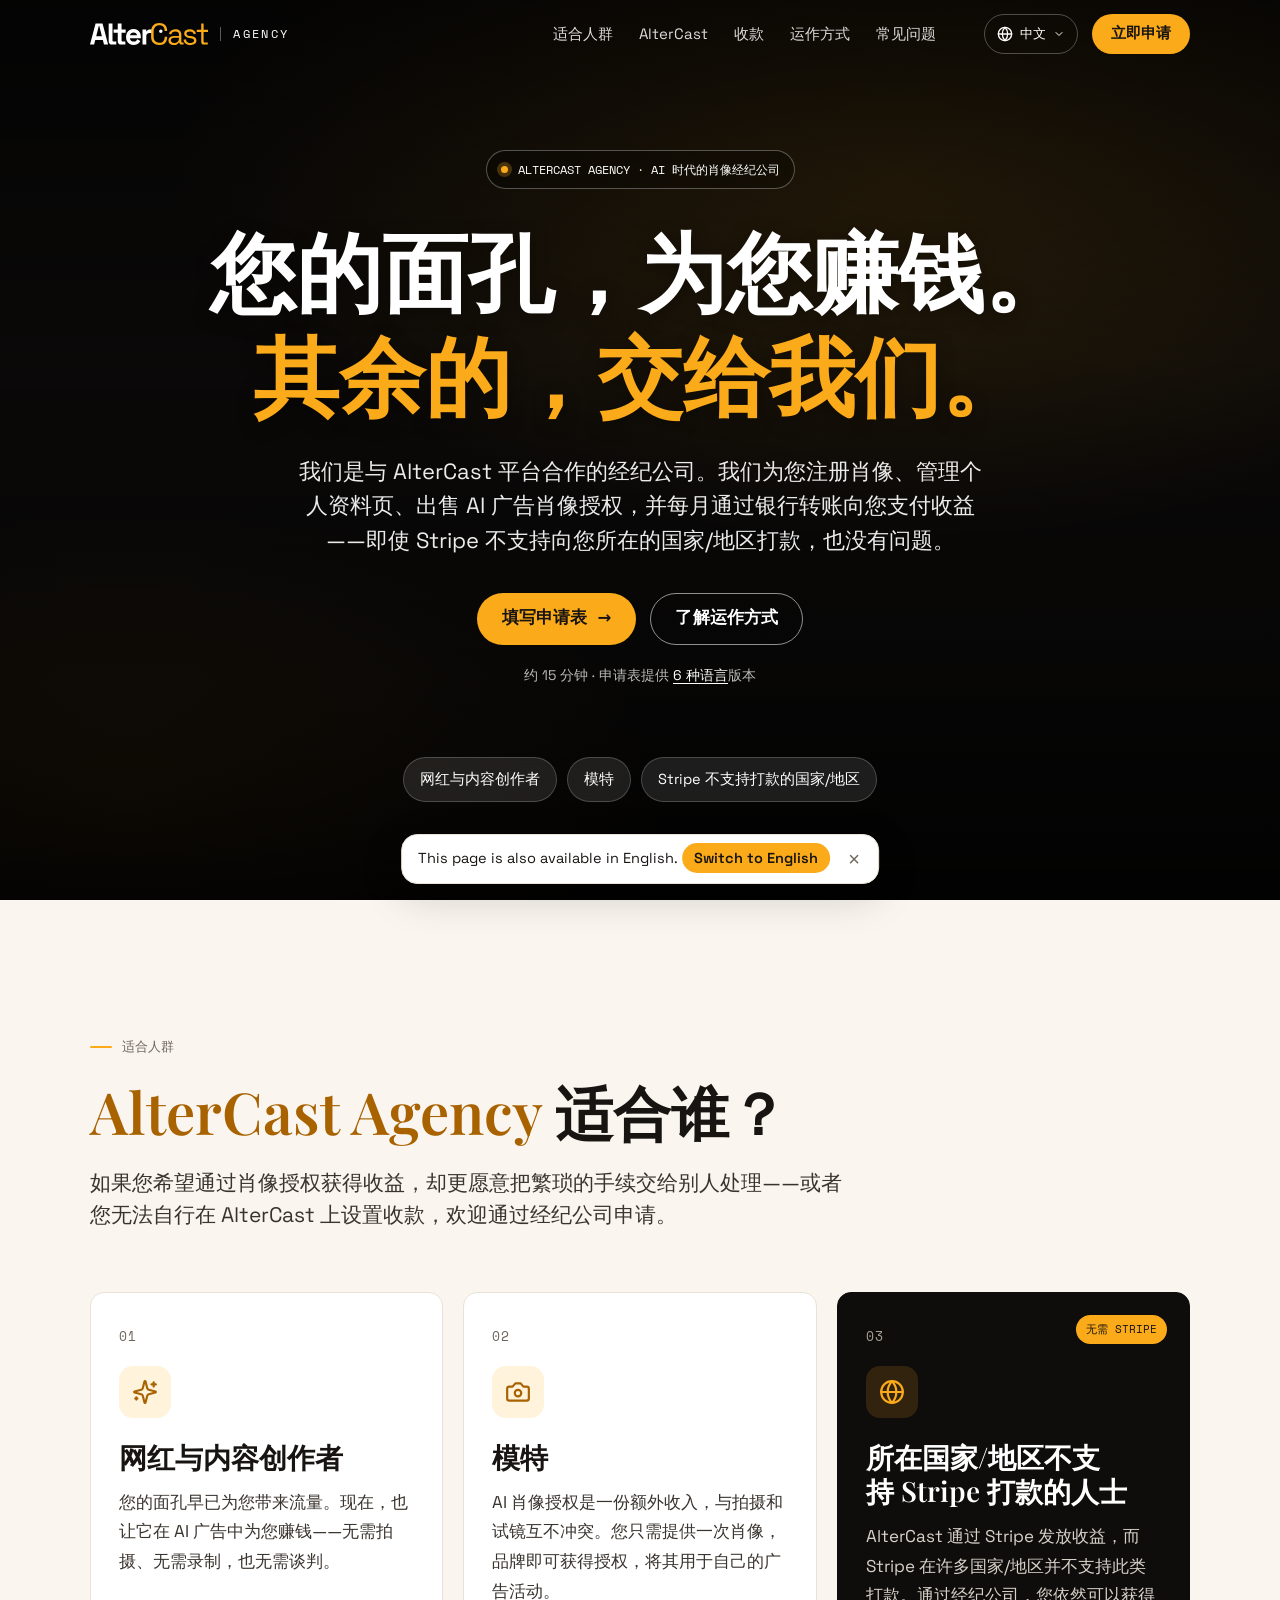
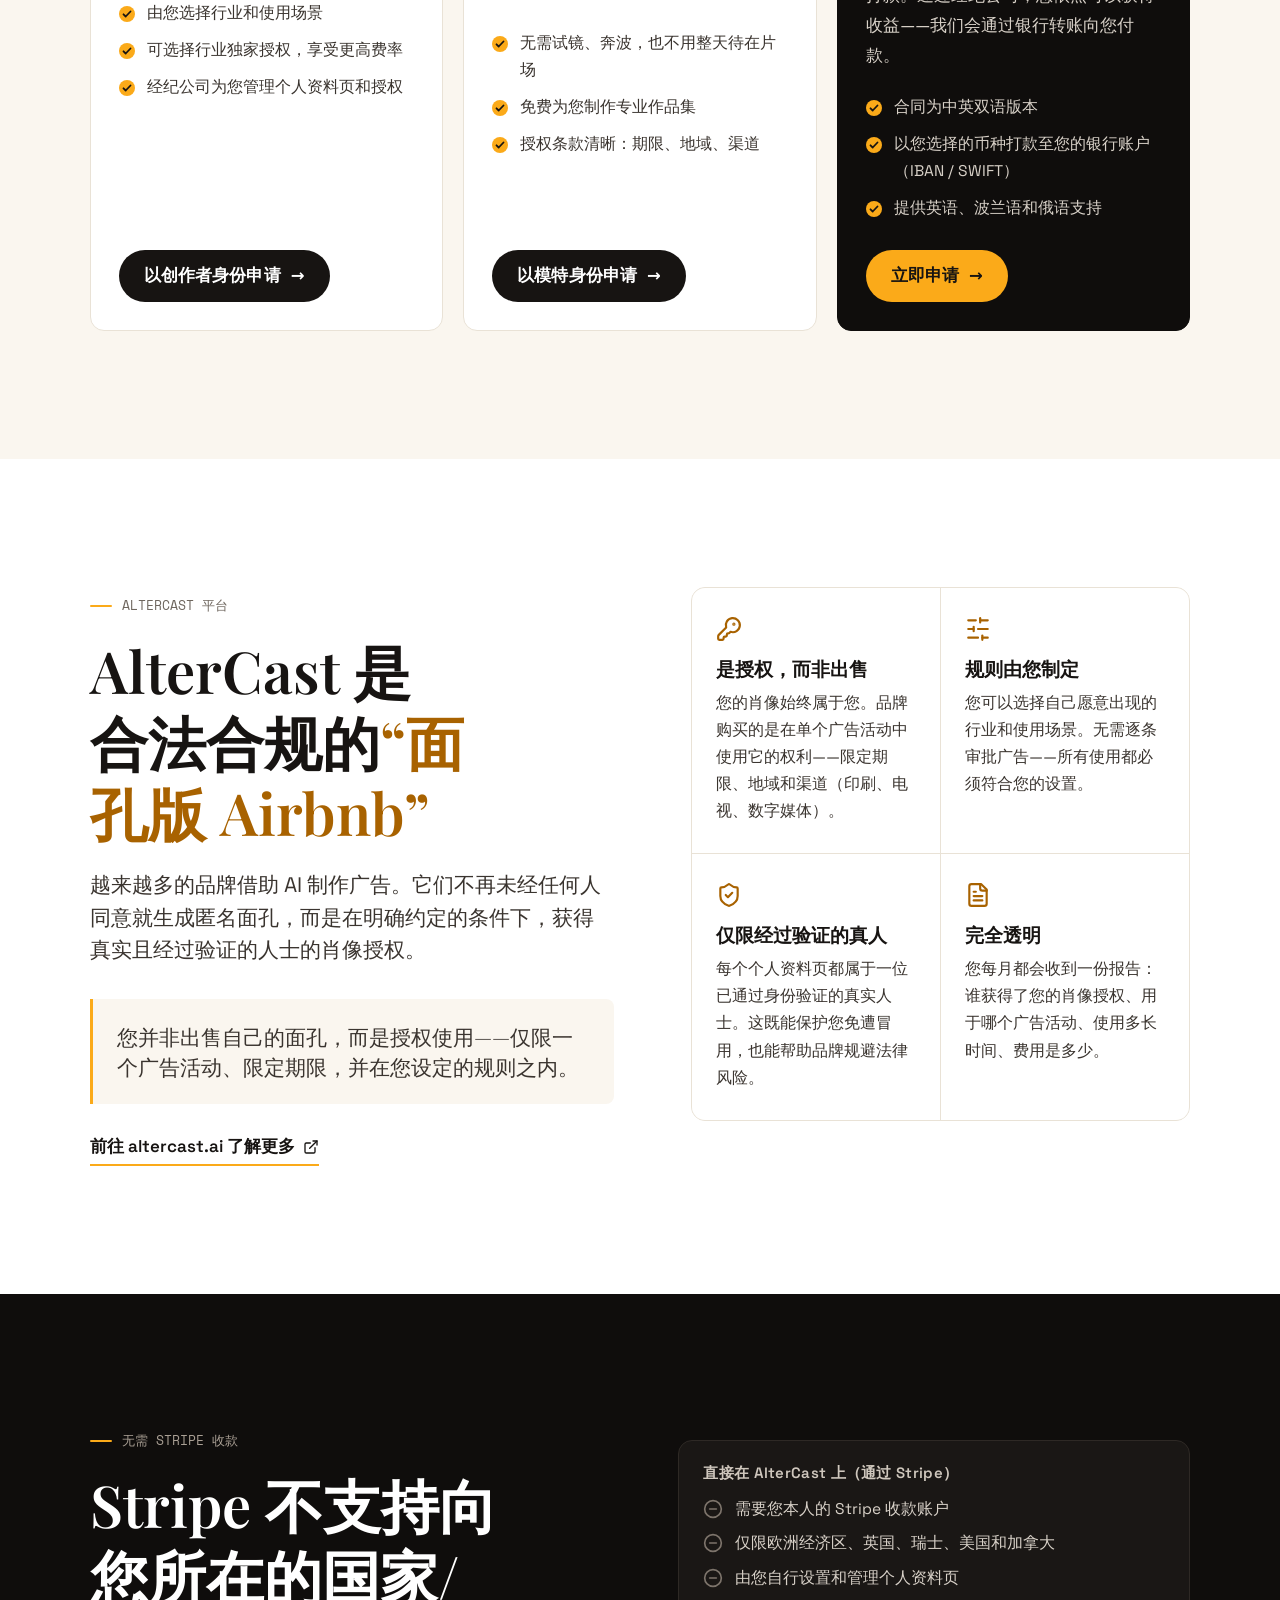
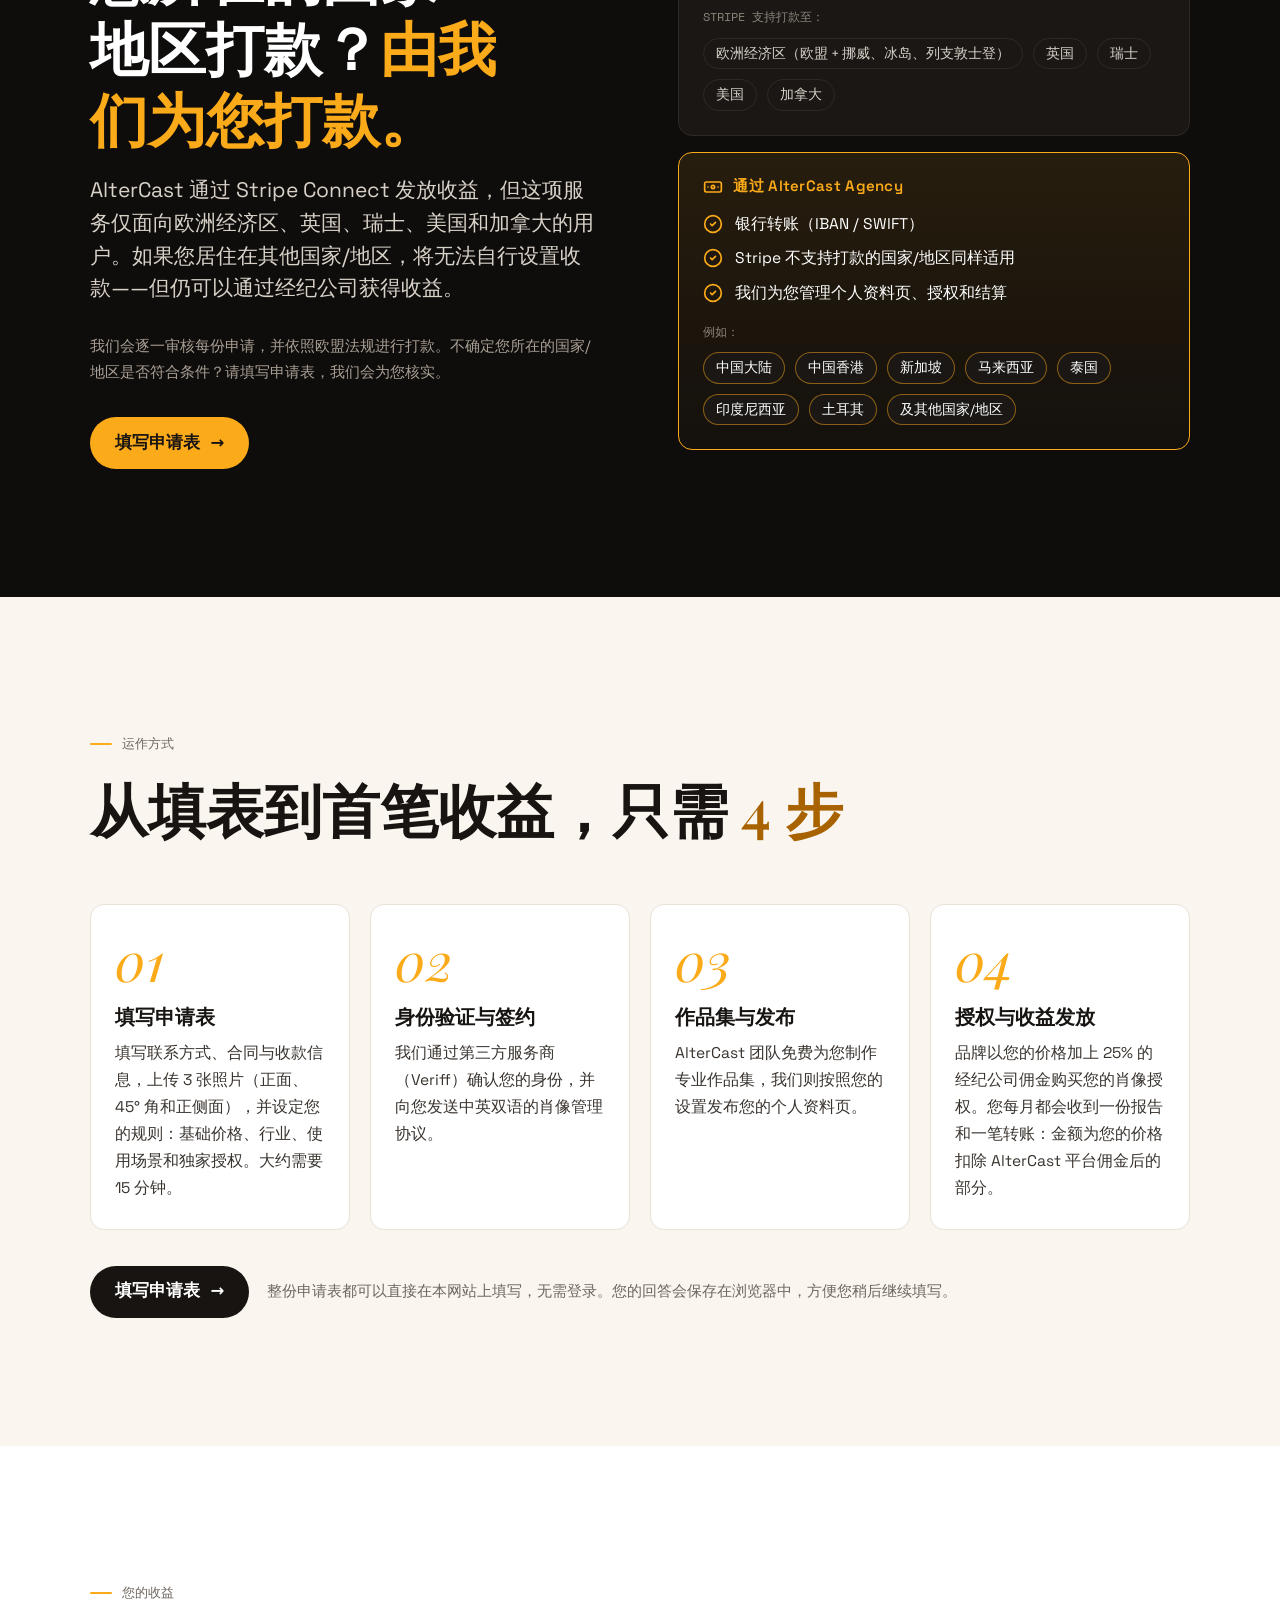
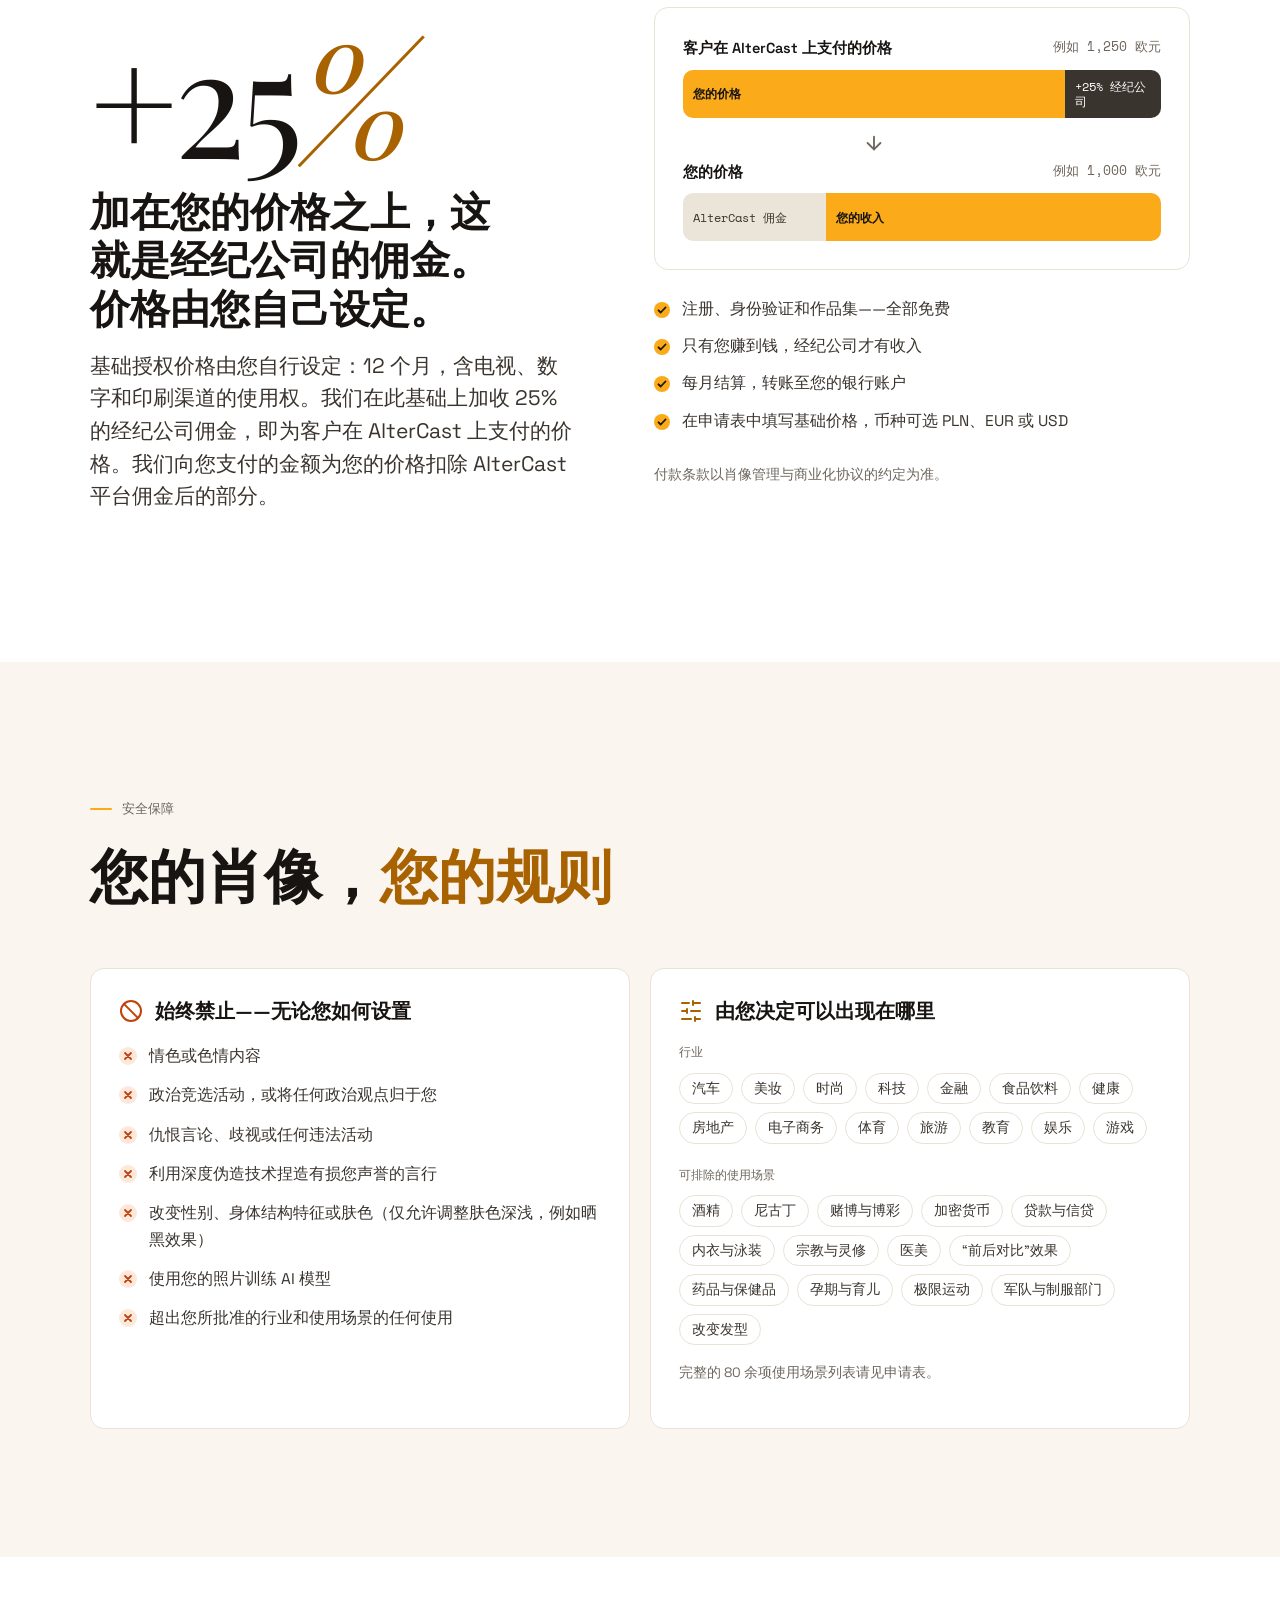
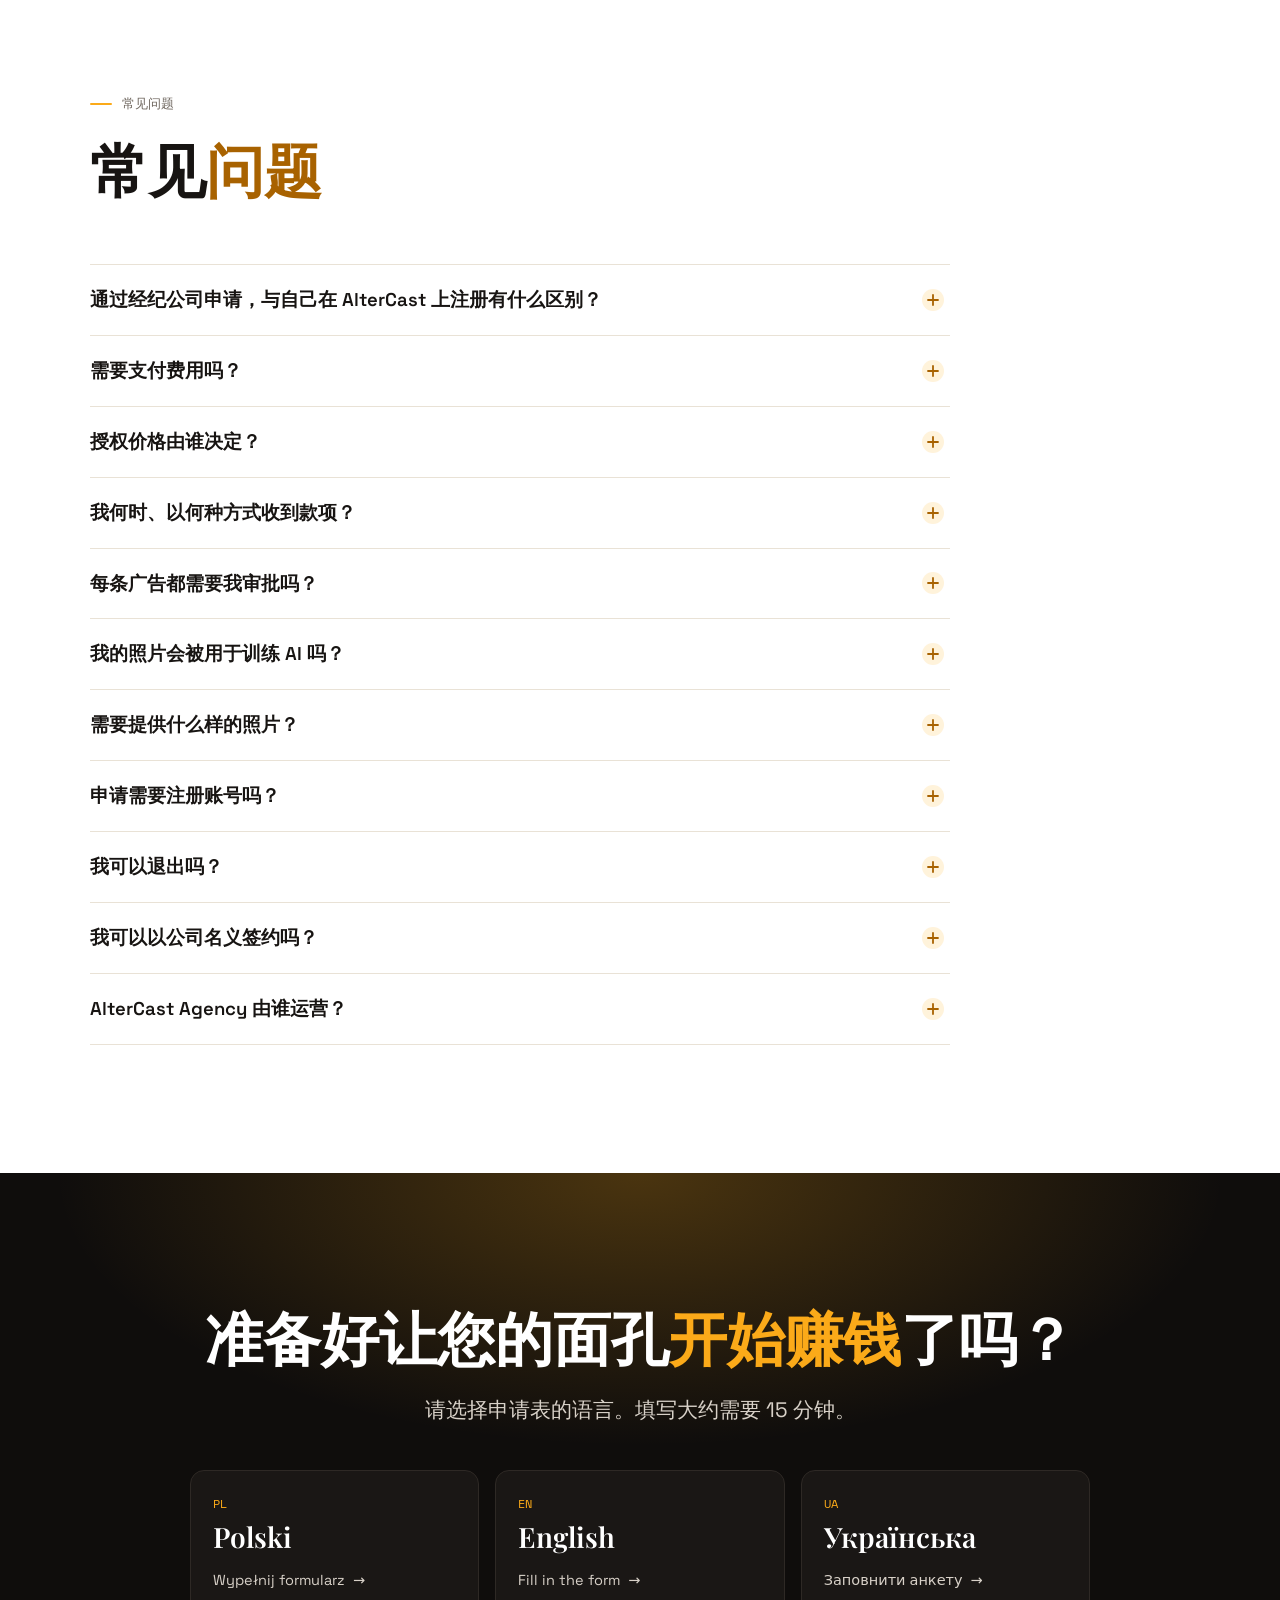
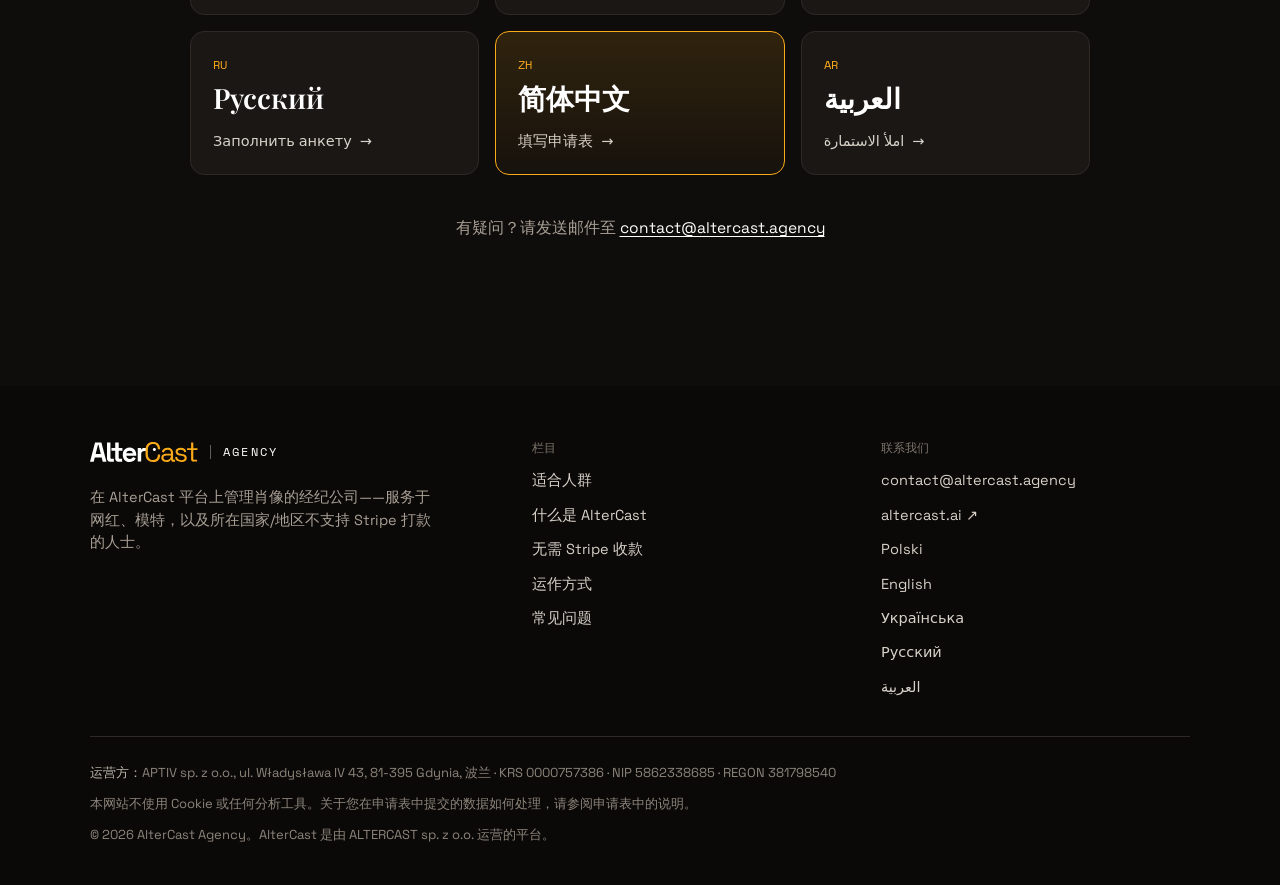
<file: zh/index.html>
<!doctype html>
<html lang="zh-Hans" dir="ltr" data-lang="zh" class="no-js">
<head>
<meta charset="utf-8">
<meta name="viewport" content="width=device-width, initial-scale=1, viewport-fit=cover">
<title>AlterCast Agency — 授权您的肖像用于 AI 广告，赚取收益</title>
<meta name="description" content="与 AlterCast 平台合作的经纪公司。我们为您注册并管理肖像，出售 AI 广告肖像授权，并通过银行转账向您支付收益——即使 Stripe 不支持向您所在的国家/地区打款，也没有问题。">
<link rel="canonical" href="https://altercast.agency/zh/">
<link rel="alternate" hreflang="pl" href="https://altercast.agency/">
<link rel="alternate" hreflang="en" href="https://altercast.agency/en/">
<link rel="alternate" hreflang="uk" href="https://altercast.agency/ua/">
<link rel="alternate" hreflang="ru" href="https://altercast.agency/ru/">
<link rel="alternate" hreflang="zh-Hans" href="https://altercast.agency/zh/">
<link rel="alternate" hreflang="ar" href="https://altercast.agency/ar/">
<link rel="alternate" hreflang="x-default" href="https://altercast.agency/en/">
<meta name="theme-color" content="#0f0d0c">
<meta property="og:type" content="website">
<meta property="og:site_name" content="AlterCast Agency">
<meta property="og:title" content="AlterCast Agency — 授权您的肖像用于 AI 广告，赚取收益">
<meta property="og:description" content="与 AlterCast 平台合作的经纪公司。我们为您注册并管理肖像，出售 AI 广告肖像授权，并通过银行转账向您支付收益——即使 Stripe 不支持向您所在的国家/地区打款，也没有问题。">
<meta property="og:url" content="https://altercast.agency/zh/">
<meta property="og:locale" content="zh_CN">
<meta property="og:image" content="https://altercast.agency/assets/og-zh.png">
<meta property="og:image:width" content="1200">
<meta property="og:image:height" content="630">
<meta name="twitter:card" content="summary_large_image">
<link rel="icon" type="image/svg+xml" href="../assets/icon.svg">
<link rel="apple-touch-icon" href="../assets/apple-touch-icon.png">
<link rel="preload" href="../assets/fonts/playfair-display-latin-wght-normal.woff2" as="font" type="font/woff2" crossorigin>
<link rel="preload" href="../assets/fonts/space-grotesk-latin-wght-normal.woff2" as="font" type="font/woff2" crossorigin>
<link rel="stylesheet" href="../assets/style.css?v=20261016d">
<script type="application/ld+json">{"@context":"https://schema.org","@type":"Organization","name":"AlterCast Agency","url":"https://altercast.agency/","email":"contact@altercast.agency","legalName":"APTIV sp. z o.o.","address":{"@type":"PostalAddress","streetAddress":"ul. Władysława IV 43","postalCode":"81-395","addressLocality":"Gdynia","addressCountry":"PL"}}</script>
</head>
<body>
<svg width="0" height="0" style="position:absolute" aria-hidden="true"><symbol id="ac-logo" viewBox="0 0 1104 205"><g fill="var(--logo-wordmark, #231f20)"><path d="M0 201.273L51.9676 3.97577H116.865L168.832 201.273H130.541L119.849 157.788H48.9838L38.2919 201.273H0ZM57.6865 123.497H110.649L86.7784 27.3333H81.8054L57.9351 123.497H57.6865Z"/><path d="M289.675 201.273C280.475 201.273 273.016 198.291 267.297 192.576C261.578 186.861 258.594 179.158 258.594 169.715V90.9455H219.805V61.6242H258.594V3.97577H294.151V61.3758H332.443V90.697H294.151V163.503C294.151 169.218 296.886 171.952 302.108 171.952H329.211V201.273H289.675Z"/><path d="M174.054 61.3758V3.97577H209.611V163.503C209.611 169.218 212.346 171.952 217.568 171.952H244.67V201.273H205.135C195.935 201.273 188.476 198.291 182.757 192.576C177.038 186.861 174.054 179.158 174.054 169.715V61.3758Z"/><path d="M406.789 205C392.865 205 380.681 202.018 369.989 196.055C359.297 190.091 351.092 181.891 345.124 170.958C339.157 160.024 336.173 147.352 336.173 132.691V129.212C336.173 114.551 339.157 101.879 344.876 90.9454C350.594 80.2606 358.8 71.8121 369.492 65.8485C379.935 59.8848 392.119 56.903 406.043 56.903C419.967 56.903 431.654 59.8848 441.849 66.097C452.043 72.3091 460 80.7576 465.47 91.4424C471.189 102.127 473.924 114.8 473.924 128.964V141.139H372.227C372.724 150.83 376.205 158.533 382.919 164.497C389.632 170.461 397.838 173.442 407.784 173.442C417.73 173.442 425.189 171.206 429.665 166.982C434.389 162.758 437.87 157.788 440.357 152.57L469.448 167.727C466.713 172.697 462.984 177.915 458.011 183.63C453.038 189.345 446.324 194.315 438.119 198.291C429.913 202.267 419.221 204.255 406.54 204.255L406.789 205ZM372.724 115.297H438.119C437.373 107.097 434.14 100.636 428.421 95.9151C422.703 90.9454 415.243 88.7091 406.043 88.7091C396.843 88.7091 388.886 91.1939 383.167 95.9151C377.449 100.885 373.967 107.345 372.724 115.297Z"/><path d="M489.34 201.273V61.3758H524.4V77.0303H529.373C531.362 71.3152 534.843 67.3394 539.567 64.6061C544.292 61.8727 550.011 60.6303 556.227 60.6303H580.346V92.1879H555.73C546.778 92.1879 539.319 94.6727 533.351 99.3939C527.632 104.115 524.649 111.57 524.649 121.509V201.024H489.092L489.34 201.273Z"/><path d="M659.914 92.6848C668.702 92.6848 675.827 85.5648 675.827 76.7818C675.827 67.9988 668.702 60.8788 659.914 60.8788C651.125 60.8788 644 67.9988 644 76.7818C644 85.5648 651.125 92.6848 659.914 92.6848Z"/></g><g fill="var(--logo-accent, #fbaa19)"><path d="M646.486 205C622.865 205 604.216 198.291 590.292 184.624C576.367 170.958 569.405 151.079 569.405 124.988V80.0121C569.405 53.9212 576.367 34.0424 590.292 20.3758C604.216 6.70909 622.865 0 646.486 0C670.108 0 687.762 6.46061 700.194 19.3818C712.627 32.303 718.843 50.1939 718.843 72.5576V74.0485H695.47V71.8121C695.47 56.903 691.492 44.7273 683.535 35.2848C675.578 25.8424 663.146 21.1212 646.486 21.1212C629.827 21.1212 616.649 26.3394 607.2 36.5273C597.751 46.7151 593.027 61.1273 593.027 79.5152V125.733C593.027 144.121 597.751 158.533 607.2 168.721C616.649 178.909 629.578 184.127 646.486 184.127C663.394 184.127 675.578 179.406 683.535 169.964C691.492 160.521 695.47 148.345 695.47 133.436V128.964H718.843V132.691C718.843 155.303 712.627 172.945 700.194 185.867C687.762 198.788 669.859 205.248 646.486 205.248V205Z"/><path d="M782.497 205C772.8 205 764.097 203.261 756.389 200.03C748.432 196.552 742.216 191.83 737.74 185.37C733.265 178.909 731.027 171.206 731.027 162.012C731.027 152.818 733.265 144.867 737.74 138.655C742.216 132.442 748.432 127.97 756.389 124.739C764.346 121.758 773.048 120.018 782.994 120.018H829.492V109.83C829.492 100.139 826.508 92.4364 820.789 86.7212C815.07 81.0061 806.616 78.2727 795.178 78.2727C783.74 78.2727 775.535 81.0061 769.319 86.2242C763.103 91.6909 758.876 98.6485 756.638 107.842L735.751 101.133C737.989 93.4303 741.47 86.4727 746.443 80.2606C751.416 74.0485 757.881 68.8303 766.086 65.103C774.292 61.3758 783.989 59.3879 795.427 59.3879C813.081 59.3879 826.757 63.8606 836.703 73.0545C846.4 82.2485 851.373 94.9212 851.373 111.57V173.939C851.373 179.655 854.108 182.388 859.33 182.388H872.011V201.273H852.616C846.4 201.273 841.427 199.533 837.697 196.055C833.967 192.576 831.978 187.855 831.978 182.139V180.648H828.497C826.508 184.127 823.773 187.855 820.292 191.83C816.811 195.806 812.086 198.788 806.119 201.521C800.151 204.006 792.194 205.248 782.746 205.248L782.497 205ZM784.984 185.867C798.162 185.867 808.854 181.891 817.059 174.188C825.265 166.485 829.243 155.552 829.243 141.388V138.406H783.492C774.54 138.406 767.33 140.394 761.611 144.121C755.892 147.848 752.908 153.812 752.908 161.515C752.908 169.218 755.892 175.182 761.859 179.655C767.827 184.127 775.535 186.115 784.735 186.115L784.984 185.867Z"/><path d="M936.411 205C919.254 205 904.832 201.024 893.146 193.073C881.459 185.121 874.249 172.697 871.762 155.552L892.897 150.83C894.389 159.776 897.124 166.982 901.351 172.2C905.578 177.418 910.551 181.145 916.768 183.133C922.984 185.37 929.449 186.364 936.411 186.364C946.854 186.364 954.811 184.376 961.027 180.152C967.243 175.927 969.978 170.461 969.978 163.503C969.978 156.545 966.995 151.327 961.276 148.345C955.557 145.364 947.6 143.127 937.654 141.139L925.968 139.152C917.016 137.661 909.059 135.176 901.6 132.194C894.141 129.212 888.422 124.739 884.195 119.273C879.968 113.806 877.73 107.097 877.73 98.6485C877.73 86.2243 882.454 76.5333 892.151 69.5758C901.849 62.6182 914.53 59.1394 930.195 59.1394C945.859 59.1394 958.541 62.6182 968.238 69.8242C977.935 76.7818 984.151 86.7212 986.886 99.6424L966 105.109C964.259 95.1697 960.281 88.2121 953.816 84.2364C947.351 80.2606 939.643 78.2727 930.195 78.2727C920.746 78.2727 913.286 80.0121 907.816 83.4909C902.346 86.9697 899.611 92.1879 899.611 98.897C899.611 105.606 902.097 110.327 907.319 113.309C912.541 116.291 919.503 118.776 927.957 120.267L939.643 122.255C949.341 123.994 958.292 126.23 966 129.212C973.708 132.194 979.924 136.418 984.649 141.636C989.373 146.855 991.611 154.309 991.611 163.006C991.611 176.424 986.638 186.861 976.443 194.315C966.497 201.77 952.822 205.249 935.914 205.249L936.411 205Z"/><path d="M1060.98 201.273C1053.03 201.273 1047.06 199.036 1042.83 194.812C1038.61 190.588 1036.37 184.624 1036.37 177.17V82.9939H994.843V63.6121H1036.37V3.97577H1058.75V63.3636H1103.75V82.7455H1058.75V173.442C1058.75 179.158 1061.48 181.891 1066.95 181.891H1097.78V201.024H1061.23L1060.98 201.273Z"/></g></symbol></svg>
<a class="skip" href="#main">跳至正文</a>
<header class="site-header">
  <div class="wrap">
    <a class="brand" href="./" aria-label="AlterCast Agency"><svg viewBox="0 0 1104 205" role="img" aria-label="AlterCast"><use href="#ac-logo"/></svg><span class="brand-tag">Agency</span></a>
    <nav class="nav" aria-label="Main"><a href="#for-whom">适合人群</a><a href="#altercast">AlterCast</a><a href="#payouts">收款</a><a href="#how-it-works">运作方式</a><a href="#faq">常见问题</a></nav>
    <div class="header-actions">
      <details class="lang-menu"><summary aria-label="页面语言: 简体中文"><svg class="lm-globe" viewBox="0 0 24 24" fill="none" stroke="currentColor" stroke-width="2" stroke-linecap="round" stroke-linejoin="round" aria-hidden="true"><circle cx="12" cy="12" r="10"/><path d="M12 2a14.5 14.5 0 0 0 0 20 14.5 14.5 0 0 0 0-20"/><path d="M2 12h20"/></svg><span lang="zh-Hans">中文</span><svg class="lm-chev" viewBox="0 0 24 24" fill="none" stroke="currentColor" stroke-width="2" stroke-linecap="round" stroke-linejoin="round" aria-hidden="true"><path d="m6 9 6 6 6-6"/></svg></summary><nav class="lang-list" aria-label="页面语言"><a href="../" hreflang="pl" lang="pl"><span>Polski</span><span class="lc">PL</span></a><a href="../en/" hreflang="en" lang="en"><span>English</span><span class="lc">EN</span></a><a href="../ua/" hreflang="uk" lang="uk"><span>Українська</span><span class="lc">UA</span></a><a href="../ru/" hreflang="ru" lang="ru"><span>Русский</span><span class="lc">RU</span></a><a href="./" hreflang="zh-Hans" lang="zh-Hans" aria-current="true"><span>简体中文</span><span class="lc">ZH</span></a><a href="../ar/" hreflang="ar" lang="ar"><span>العربية</span><span class="lc">AR</span></a></nav></details>
      <a class="btn btn-sm" href="../zh/form/">立即申请</a>
    </div>
    <button class="menu-btn" type="button" aria-expanded="false" aria-controls="mobile-panel" aria-label="菜单"><svg viewBox="0 0 24 24" fill="none" stroke="currentColor" stroke-width="2" stroke-linecap="round" stroke-linejoin="round" aria-hidden="true"><line x1="4" x2="20" y1="6" y2="6"/><line x1="4" x2="20" y1="12" y2="12"/><line x1="4" x2="20" y1="18" y2="18"/></svg></button>
  </div>
  <div class="mobile-panel" id="mobile-panel">
    <a class="m-link" href="#for-whom">适合人群</a><a class="m-link" href="#altercast">什么是 AlterCast</a><a class="m-link" href="#payouts">无需 Stripe 收款</a><a class="m-link" href="#how-it-works">运作方式</a><a class="m-link" href="#faq">常见问题</a>
    <a class="btn" href="../zh/form/">填写申请表 <span class="arr" aria-hidden="true">→</span></a>
  </div>
</header>
<main id="main">
<section class="hero" aria-labelledby="hero-title">
  <video autoplay muted loop playsinline preload="metadata" poster="https://altercast.ai/hero-poster.jpg" aria-hidden="true">
    <source src="https://altercast.ai/hero-movie-v2.mp4" type="video/mp4">
  </video>
  <div class="wrap hero-inner">
    <span class="badge"><span class="dot"></span>AlterCast Agency · AI 时代的肖像经纪公司</span>
    <h1 class="h1" id="hero-title"><span>您的面孔，为您赚钱。</span> <span><em>其余的，交给我们。</em></span></h1>
    <p class="hero-sub">我们是与 AlterCast 平台合作的经纪公司。我们为您注册肖像、管理个人资料页、出售 AI 广告肖像授权，并每月通过银行转账向您支付收益——即使 Stripe 不支持向您所在的国家/地区打款，也没有问题。</p>
    <div class="hero-ctas">
      <a class="btn" href="../zh/form/">填写申请表 <span class="arr" aria-hidden="true">→</span></a>
      <a class="btn btn-ghost" href="#how-it-works">了解运作方式</a>
    </div>
    <p class="hero-note">约 15 分钟 · 申请表提供 <a href="#apply">6 种语言</a>版本</p>
    <div class="audience-pills"><a href="#for-whom">网红与内容创作者</a><a href="#for-whom">模特</a><a href="#payouts">Stripe 不支持打款的国家/地区</a></div>
  </div>
</section>

<section class="section cream" id="for-whom" aria-labelledby="aud-title">
  <div class="wrap">
    <div class="section-head reveal">
      <span class="eyebrow">适合人群</span>
      <h2 class="h2" id="aud-title"><em>AlterCast Agency</em> 适合谁？</h2>
      <p class="lead">如果您希望通过肖像授权获得收益，却更愿意把繁琐的手续交给别人处理——或者您无法自行在 AlterCast 上设置收款，欢迎通过经纪公司申请。</p>
    </div>
    <div class="cards-3">
    <article class="card reveal">
      
      <span class="card-num">01</span>
      <div class="card-icon"><svg viewBox="0 0 24 24" fill="none" stroke="currentColor" stroke-width="2" stroke-linecap="round" stroke-linejoin="round" aria-hidden="true"><path d="M9.937 15.5A2 2 0 0 0 8.5 14.063l-6.135-1.582a.5.5 0 0 1 0-.962L8.5 9.936A2 2 0 0 0 9.937 8.5l1.582-6.135a.5.5 0 0 1 .963 0L14.063 8.5A2 2 0 0 0 15.5 9.937l6.135 1.581a.5.5 0 0 1 0 .964L15.5 14.063a2 2 0 0 0-1.437 1.437l-1.582 6.135a.5.5 0 0 1-.963 0z"/><path d="M20 3v4"/><path d="M22 5h-4"/><path d="M4 17v2"/><path d="M5 18H3"/></svg></div>
      <h3>网红与内容创作者</h3>
      <p>您的面孔早已为您带来流量。现在，也让它在 AI 广告中为您赚钱——无需拍摄、无需录制，也无需谈判。</p>
      <ul class="ticks"><li>由您选择行业和使用场景</li><li>可选择行业独家授权，享受更高费率</li><li>经纪公司为您管理个人资料页和授权</li></ul>
      <a class="btn btn-dark" href="../zh/form/">以创作者身份申请 <span class="arr" aria-hidden="true">→</span></a>
    </article>
    <article class="card reveal">
      
      <span class="card-num">02</span>
      <div class="card-icon"><svg viewBox="0 0 24 24" fill="none" stroke="currentColor" stroke-width="2" stroke-linecap="round" stroke-linejoin="round" aria-hidden="true"><path d="M14.5 4h-5L7 7H4a2 2 0 0 0-2 2v9a2 2 0 0 0 2 2h16a2 2 0 0 0 2-2V9a2 2 0 0 0-2-2h-3l-2.5-3z"/><circle cx="12" cy="13" r="3"/></svg></div>
      <h3>模特</h3>
      <p>AI 肖像授权是一份额外收入，与拍摄和试镜互不冲突。您只需提供一次肖像，品牌即可获得授权，将其用于自己的广告活动。</p>
      <ul class="ticks"><li>无需试镜、奔波，也不用整天待在片场</li><li>免费为您制作专业作品集</li><li>授权条款清晰：期限、地域、渠道</li></ul>
      <a class="btn btn-dark" href="../zh/form/">以模特身份申请 <span class="arr" aria-hidden="true">→</span></a>
    </article>
    <article class="card featured reveal">
      <span class="tag">无需 Stripe</span>
      <span class="card-num">03</span>
      <div class="card-icon"><svg viewBox="0 0 24 24" fill="none" stroke="currentColor" stroke-width="2" stroke-linecap="round" stroke-linejoin="round" aria-hidden="true"><circle cx="12" cy="12" r="10"/><path d="M12 2a14.5 14.5 0 0 0 0 20 14.5 14.5 0 0 0 0-20"/><path d="M2 12h20"/></svg></div>
      <h3>所在国家/地区不支持 Stripe 打款的人士</h3>
      <p>AlterCast 通过 Stripe 发放收益，而 Stripe 在许多国家/地区并不支持此类打款。通过经纪公司，您依然可以获得收益——我们会通过银行转账向您付款。</p>
      <ul class="ticks"><li>合同为中英双语版本</li><li>以您选择的币种打款至您的银行账户（IBAN / SWIFT）</li><li>提供英语、波兰语和俄语支持</li></ul>
      <a class="btn" href="../zh/form/">立即申请 <span class="arr" aria-hidden="true">→</span></a>
    </article>
    </div>
  </div>
</section>

<section class="section" id="altercast" aria-labelledby="about-title">
  <div class="wrap about">
    <div class="reveal">
      <span class="eyebrow">AlterCast 平台</span>
      <h2 class="h2" id="about-title">AlterCast 是合法合规的<em>“面孔版 Airbnb”</em></h2>
      <p class="lead" style="margin-top:22px">越来越多的品牌借助 AI 制作广告。它们不再未经任何人同意就生成匿名面孔，而是在明确约定的条件下，获得真实且经过验证的人士的肖像授权。</p>
      <blockquote class="about-quote">您并非出售自己的面孔，而是授权使用——仅限一个广告活动、限定期限，并在您设定的规则之内。</blockquote>
      <a class="link-arrow" href="https://altercast.ai/" target="_blank" rel="noopener">前往 altercast.ai 了解更多 <svg width="16" height="16" viewBox="0 0 24 24" fill="none" stroke="currentColor" stroke-width="2" stroke-linecap="round" stroke-linejoin="round" aria-hidden="true"><path d="M15 3h6v6"/><path d="M10 14 21 3"/><path d="M18 13v6a2 2 0 0 1-2 2H5a2 2 0 0 1-2-2V8a2 2 0 0 1 2-2h6"/></svg></a>
    </div>
    <div class="features reveal"><div class="feature"><div class="f-ico"><svg viewBox="0 0 24 24" fill="none" stroke="currentColor" stroke-width="2" stroke-linecap="round" stroke-linejoin="round" aria-hidden="true"><path d="M2.586 17.414A2 2 0 0 0 2 18.828V21a1 1 0 0 0 1 1h3a1 1 0 0 0 1-1v-1a1 1 0 0 1 1-1h1a1 1 0 0 0 1-1v-1a1 1 0 0 1 1-1h.172a2 2 0 0 0 1.414-.586l.814-.814a6.5 6.5 0 1 0-4-4z"/><circle cx="16.5" cy="7.5" r=".5" fill="currentColor"/></svg></div><h3>是授权，而非出售</h3><p>您的肖像始终属于您。品牌购买的是在单个广告活动中使用它的权利——限定期限、地域和渠道（印刷、电视、数字媒体）。</p></div><div class="feature"><div class="f-ico"><svg viewBox="0 0 24 24" fill="none" stroke="currentColor" stroke-width="2" stroke-linecap="round" stroke-linejoin="round" aria-hidden="true"><line x1="21" x2="14" y1="4" y2="4"/><line x1="10" x2="3" y1="4" y2="4"/><line x1="21" x2="12" y1="12" y2="12"/><line x1="8" x2="3" y1="12" y2="12"/><line x1="21" x2="16" y1="20" y2="20"/><line x1="12" x2="3" y1="20" y2="20"/><line x1="14" x2="14" y1="2" y2="6"/><line x1="8" x2="8" y1="10" y2="14"/><line x1="16" x2="16" y1="18" y2="22"/></svg></div><h3>规则由您制定</h3><p>您可以选择自己愿意出现的行业和使用场景。无需逐条审批广告——所有使用都必须符合您的设置。</p></div><div class="feature"><div class="f-ico"><svg viewBox="0 0 24 24" fill="none" stroke="currentColor" stroke-width="2" stroke-linecap="round" stroke-linejoin="round" aria-hidden="true"><path d="M20 13c0 5-3.5 7.5-7.66 8.95a1 1 0 0 1-.67-.01C7.5 20.5 4 18 4 13V6a1 1 0 0 1 1-1c2 0 4.5-1.2 6.24-2.72a1.17 1.17 0 0 1 1.52 0C14.51 3.81 17 5 19 5a1 1 0 0 1 1 1z"/><path d="m9 12 2 2 4-4"/></svg></div><h3>仅限经过验证的真人</h3><p>每个个人资料页都属于一位已通过身份验证的真实人士。这既能保护您免遭冒用，也能帮助品牌规避法律风险。</p></div><div class="feature"><div class="f-ico"><svg viewBox="0 0 24 24" fill="none" stroke="currentColor" stroke-width="2" stroke-linecap="round" stroke-linejoin="round" aria-hidden="true"><path d="M15 2H6a2 2 0 0 0-2 2v16a2 2 0 0 0 2 2h12a2 2 0 0 0 2-2V7Z"/><path d="M14 2v4a2 2 0 0 0 2 2h4"/><path d="M10 9H8"/><path d="M16 13H8"/><path d="M16 17H8"/></svg></div><h3>完全透明</h3><p>您每月都会收到一份报告：谁获得了您的肖像授权、用于哪个广告活动、使用多长时间、费用是多少。</p></div></div>
  </div>
</section>

<section class="section on-dark" id="payouts" aria-labelledby="pay-title">
  <div class="wrap payout-grid">
    <div class="reveal">
      <span class="eyebrow">无需 Stripe 收款</span>
      <h2 class="h2" id="pay-title">Stripe 不支持向您所在的国家/地区打款？<em>由我们为您打款。</em></h2>
      <p class="lead" style="margin-top:22px">AlterCast 通过 Stripe Connect 发放收益，但这项服务仅面向欧洲经济区、英国、瑞士、美国和加拿大的用户。如果您居住在其他国家/地区，将无法自行设置收款——但仍可以通过经纪公司获得收益。</p>
      <p class="payout-note">我们会逐一审核每份申请，并依照欧盟法规进行打款。不确定您所在的国家/地区是否符合条件？请填写申请表，我们会为您核实。</p>
      <div class="payout-cta"><a class="btn" href="../zh/form/">填写申请表 <span class="arr" aria-hidden="true">→</span></a></div>
    </div>
    <div class="compare reveal">
      <div class="compare-card muted">
        <h3>直接在 AlterCast 上（通过 Stripe）</h3>
        <ul><li><svg viewBox="0 0 24 24" fill="none" stroke="currentColor" stroke-width="2" stroke-linecap="round" stroke-linejoin="round" aria-hidden="true"><circle cx="12" cy="12" r="10"/><path d="M8 12h8"/></svg><span>需要您本人的 Stripe 收款账户</span></li><li><svg viewBox="0 0 24 24" fill="none" stroke="currentColor" stroke-width="2" stroke-linecap="round" stroke-linejoin="round" aria-hidden="true"><circle cx="12" cy="12" r="10"/><path d="M8 12h8"/></svg><span>仅限欧洲经济区、英国、瑞士、美国和加拿大</span></li><li><svg viewBox="0 0 24 24" fill="none" stroke="currentColor" stroke-width="2" stroke-linecap="round" stroke-linejoin="round" aria-hidden="true"><circle cx="12" cy="12" r="10"/><path d="M8 12h8"/></svg><span>由您自行设置和管理个人资料页</span></li></ul>
        <div class="region-row"><span class="region-label">Stripe 支持打款至：</span><span class="chip">欧洲经济区（欧盟 + 挪威、冰岛、列支敦士登）</span><span class="chip">英国</span><span class="chip">瑞士</span><span class="chip">美国</span><span class="chip">加拿大</span></div>
      </div>
      <div class="compare-card best">
        <h3><svg width="20" height="20" viewBox="0 0 24 24" fill="none" stroke="currentColor" stroke-width="2" stroke-linecap="round" stroke-linejoin="round" aria-hidden="true"><rect width="20" height="12" x="2" y="6" rx="2"/><circle cx="12" cy="12" r="2"/><path d="M6 12h.01M18 12h.01"/></svg>通过 AlterCast Agency</h3>
        <ul><li><svg viewBox="0 0 24 24" fill="none" stroke="currentColor" stroke-width="2" stroke-linecap="round" stroke-linejoin="round" aria-hidden="true"><circle cx="12" cy="12" r="10"/><path d="m9 12 2 2 4-4"/></svg><span>银行转账（IBAN / SWIFT）</span></li><li><svg viewBox="0 0 24 24" fill="none" stroke="currentColor" stroke-width="2" stroke-linecap="round" stroke-linejoin="round" aria-hidden="true"><circle cx="12" cy="12" r="10"/><path d="m9 12 2 2 4-4"/></svg><span>Stripe 不支持打款的国家/地区同样适用</span></li><li><svg viewBox="0 0 24 24" fill="none" stroke="currentColor" stroke-width="2" stroke-linecap="round" stroke-linejoin="round" aria-hidden="true"><circle cx="12" cy="12" r="10"/><path d="m9 12 2 2 4-4"/></svg><span>我们为您管理个人资料页、授权和结算</span></li></ul>
        <div class="region-row"><span class="region-label">例如：</span><span class="chip ok">中国大陆</span><span class="chip ok">中国香港</span><span class="chip ok">新加坡</span><span class="chip ok">马来西亚</span><span class="chip ok">泰国</span><span class="chip ok">印度尼西亚</span><span class="chip ok">土耳其</span><span class="chip ok">及其他国家/地区</span></div>
      </div>
    </div>
  </div>
</section>

<section class="section cream" id="how-it-works" aria-labelledby="how-title">
  <div class="wrap">
    <div class="section-head reveal">
      <span class="eyebrow">运作方式</span>
      <h2 class="h2" id="how-title">从填表到首笔收益，只需 <em>4 步</em></h2>
    </div>
    <ol class="steps" style="list-style:none;margin:0;padding:0"><li class="step reveal"><div class="step-n">01</div><h3>填写申请表</h3><p>填写联系方式、合同与收款信息，上传 3 张照片（正面、45° 角和正侧面），并设定您的规则：基础价格、行业、使用场景和独家授权。大约需要 15 分钟。</p></li><li class="step reveal"><div class="step-n">02</div><h3>身份验证与签约</h3><p>我们通过第三方服务商（Veriff）确认您的身份，并向您发送中英双语的肖像管理协议。</p></li><li class="step reveal"><div class="step-n">03</div><h3>作品集与发布</h3><p>AlterCast 团队免费为您制作专业作品集，我们则按照您的设置发布您的个人资料页。</p></li><li class="step reveal"><div class="step-n">04</div><h3>授权与收益发放</h3><p>品牌以您的价格加上 25% 的经纪公司佣金购买您的肖像授权。您每月都会收到一份报告和一笔转账：金额为您的价格扣除 AlterCast 平台佣金后的部分。</p></li></ol>
    <div class="steps-foot reveal">
      <a class="btn btn-dark" href="../zh/form/">填写申请表 <span class="arr" aria-hidden="true">→</span></a>
      <p>整份申请表都可以直接在本网站上填写，无需登录。您的回答会保存在浏览器中，方便您稍后继续填写。</p>
    </div>
  </div>
</section>

<section class="section" aria-labelledby="earn-title">
  <div class="wrap earn">
    <div class="reveal">
      <span class="eyebrow">您的收益</span>
      <div class="big-num" aria-hidden="true"><span dir="ltr">+25<em>%</em></span></div>
      <h2 class="h2" id="earn-title" style="font-size:clamp(28px,3.6vw,40px);margin-top:14px"><span class="visually-hidden">+25% </span>加在您的价格之上，这就是经纪公司的佣金。价格由您自己设定。</h2>
      <p class="lead" style="margin-top:18px">基础授权价格由您自行设定：12 个月，含电视、数字和印刷渠道的使用权。我们在此基础上加收 25% 的经纪公司佣金，即为客户在 AlterCast 上支付的价格。我们向您支付的金额为您的价格扣除 AlterCast 平台佣金后的部分。</p>
    </div>
    <div class="reveal">
      <div class="split" role="img" aria-label="客户在 AlterCast 上支付的价格 (例如 1,250 欧元): 您的价格 + +25% 经纪公司. 您的价格 (例如 1,000 欧元): AlterCast 佣金, 您的收入.">
        <div class="split-row">
          <div class="split-label"><strong>客户在 AlterCast 上支付的价格</strong><span class="split-ex">例如 1,250 欧元</span></div>
          <div class="bar"><span class="b-you" style="width:80%">您的价格</span><span class="b-agency" style="width:20%">+25% 经纪公司</span></div>
        </div>
        <div class="split-arrow"><svg viewBox="0 0 24 24" fill="none" stroke="currentColor" stroke-width="2" stroke-linecap="round" stroke-linejoin="round" aria-hidden="true"><path d="M12 5v14"/><path d="m19 12-7 7-7-7"/></svg></div>
        <div class="split-row">
          <div class="split-label"><strong>您的价格</strong><span class="split-ex">例如 1,000 欧元</span></div>
          <div class="bar"><span class="b-platform" style="width:30%">AlterCast 佣金</span><span class="b-you" style="width:70%">您的收入</span></div>
        </div>
      </div>
      <ul class="ticks"><li>注册、身份验证和作品集——全部免费</li><li>只有您赚到钱，经纪公司才有收入</li><li>每月结算，转账至您的银行账户</li><li>在申请表中填写基础价格，币种可选 PLN、EUR 或 USD</li></ul>
      <p class="fine">付款条款以肖像管理与商业化协议的约定为准。</p>
    </div>
  </div>
</section>

<section class="section cream" aria-labelledby="rules-title">
  <div class="wrap">
    <div class="section-head reveal">
      <span class="eyebrow">安全保障</span>
      <h2 class="h2" id="rules-title">您的肖像，<em>您的规则</em></h2>
    </div>
    <div class="rules">
      <div class="rule-box no reveal">
        <h3><svg viewBox="0 0 24 24" fill="none" stroke="currentColor" stroke-width="2" stroke-linecap="round" stroke-linejoin="round" aria-hidden="true"><circle cx="12" cy="12" r="10"/><path d="m4.9 4.9 14.2 14.2"/></svg>始终禁止——无论您如何设置</h3>
        <ul class="nolist"><li>情色或色情内容</li><li>政治竞选活动，或将任何政治观点归于您</li><li>仇恨言论、歧视或任何违法活动</li><li>利用深度伪造技术捏造有损您声誉的言行</li><li>改变性别、身体结构特征或肤色（仅允许调整肤色深浅，例如晒黑效果）</li><li>使用您的照片训练 AI 模型</li><li>超出您所批准的行业和使用场景的任何使用</li></ul>
      </div>
      <div class="rule-box yes reveal">
        <h3><svg viewBox="0 0 24 24" fill="none" stroke="currentColor" stroke-width="2" stroke-linecap="round" stroke-linejoin="round" aria-hidden="true"><line x1="21" x2="14" y1="4" y2="4"/><line x1="10" x2="3" y1="4" y2="4"/><line x1="21" x2="12" y1="12" y2="12"/><line x1="8" x2="3" y1="12" y2="12"/><line x1="21" x2="16" y1="20" y2="20"/><line x1="12" x2="3" y1="20" y2="20"/><line x1="14" x2="14" y1="2" y2="6"/><line x1="8" x2="8" y1="10" y2="14"/><line x1="16" x2="16" y1="18" y2="22"/></svg>由您决定可以出现在哪里</h3>
        <div class="chip-group"><h4>行业</h4><div class="chips"><span class="chip">汽车</span><span class="chip">美妆</span><span class="chip">时尚</span><span class="chip">科技</span><span class="chip">金融</span><span class="chip">食品饮料</span><span class="chip">健康</span><span class="chip">房地产</span><span class="chip">电子商务</span><span class="chip">体育</span><span class="chip">旅游</span><span class="chip">教育</span><span class="chip">娱乐</span><span class="chip">游戏</span></div></div>
        <div class="chip-group"><h4>可排除的使用场景</h4><div class="chips"><span class="chip">酒精</span><span class="chip">尼古丁</span><span class="chip">赌博与博彩</span><span class="chip">加密货币</span><span class="chip">贷款与信贷</span><span class="chip">内衣与泳装</span><span class="chip">宗教与灵修</span><span class="chip">医美</span><span class="chip">“前后对比”效果</span><span class="chip">药品与保健品</span><span class="chip">孕期与育儿</span><span class="chip">极限运动</span><span class="chip">军队与制服部门</span><span class="chip">改变发型</span></div></div>
        <p class="fine">完整的 80 余项使用场景列表请见申请表。</p>
      </div>
    </div>
  </div>
</section>

<section class="section" id="faq" aria-labelledby="faq-title">
  <div class="wrap">
    <div class="section-head reveal">
      <span class="eyebrow">常见问题</span>
      <h2 class="h2" id="faq-title">常见<em>问题</em></h2>
    </div>
    <div class="faq reveal"><details><summary>通过经纪公司申请，与自己在 AlterCast 上注册有什么区别？</summary><div class="answer"><p>如果您居住的国家/地区支持 Stripe 打款，您可以自行在 AlterCast 上注册。通过经纪公司，您可以把一切都交给我们：设置个人资料页、使用场景和授权，以及全部结算事宜。如果您所在的国家/地区不支持 Stripe 打款，通过经纪公司依然可以在 AlterCast 上获得收益。</p></div></details><details><summary>需要支付费用吗？</summary><div class="answer"><p>完全免费。注册、身份验证和作品集均不收费。经纪公司的收入来自加在您价格之上的 25% 佣金，由客户支付——只有您赚到钱，我们才有收入。</p></div></details><details><summary>授权价格由谁决定？</summary><div class="answer"><p>由您决定。您在申请表中填写基础授权价格（12 个月，含电视、数字和印刷渠道的使用权），币种可选 PLN、EUR 或 USD。客户在 AlterCast 上支付的价格比您的价格高 25%（经纪公司佣金）。我们向您支付的金额为您的价格扣除 AlterCast 平台佣金后的部分。</p></div></details><details><summary>我何时、以何种方式收到款项？</summary><div class="answer"><p>我们根据平台报告每月结算一次，并将款项转入您在申请表中提供的银行账户（IBAN；如为波兰境外的银行账户，还需提供 SWIFT/BIC）。</p></div></details><details><summary>每条广告都需要我审批吗？</summary><div class="answer"><p>不需要。您可以预先设定规则——行业、使用场景和独家授权——每一项授权都必须符合这些规则。</p></div></details><details><summary>我的照片会被用于训练 AI 吗？</summary><div class="answer"><p>不会。您的照片用于身份验证和制作作品集，原始照片绝不会提供给品牌。</p></div></details><details><summary>需要提供什么样的照片？</summary><div class="answer"><p>三张清晰的照片：正面、45° 角和正侧面。您可以直接在申请表中上传、发送链接，或与 AlterCast 团队预约拍摄。</p></div></details><details><summary>申请需要注册账号吗？</summary><div class="answer"><p>不需要。您可以直接在本网站填写申请表，无需登录，还可以在申请表中直接上传照片。</p></div></details><details><summary>我可以退出吗？</summary><div class="answer"><p>可以。协议可提前一个月通知终止。之后我们会删除您的个人资料页；此前已售出的授权在到期前继续有效。</p></div></details><details><summary>我可以以公司名义签约吗？</summary><div class="answer"><p>可以。您可以在申请表中选择以个人身份还是通过公司授权您的肖像。</p></div></details><details><summary>AlterCast Agency 由谁运营？</summary><div class="answer"><p>AlterCast Agency 由总部位于波兰格丁尼亚的 APTIV sp. z o.o. 运营——这是一家与 AlterCast 平台合作的肖像权管理经纪公司。</p></div></details></div>
  </div>
  <script type="application/ld+json">{"@context":"https://schema.org","@type":"FAQPage","mainEntity":[{"@type":"Question","name":"通过经纪公司申请，与自己在 AlterCast 上注册有什么区别？","acceptedAnswer":{"@type":"Answer","text":"如果您居住的国家/地区支持 Stripe 打款，您可以自行在 AlterCast 上注册。通过经纪公司，您可以把一切都交给我们：设置个人资料页、使用场景和授权，以及全部结算事宜。如果您所在的国家/地区不支持 Stripe 打款，通过经纪公司依然可以在 AlterCast 上获得收益。"}},{"@type":"Question","name":"需要支付费用吗？","acceptedAnswer":{"@type":"Answer","text":"完全免费。注册、身份验证和作品集均不收费。经纪公司的收入来自加在您价格之上的 25% 佣金，由客户支付——只有您赚到钱，我们才有收入。"}},{"@type":"Question","name":"授权价格由谁决定？","acceptedAnswer":{"@type":"Answer","text":"由您决定。您在申请表中填写基础授权价格（12 个月，含电视、数字和印刷渠道的使用权），币种可选 PLN、EUR 或 USD。客户在 AlterCast 上支付的价格比您的价格高 25%（经纪公司佣金）。我们向您支付的金额为您的价格扣除 AlterCast 平台佣金后的部分。"}},{"@type":"Question","name":"我何时、以何种方式收到款项？","acceptedAnswer":{"@type":"Answer","text":"我们根据平台报告每月结算一次，并将款项转入您在申请表中提供的银行账户（IBAN；如为波兰境外的银行账户，还需提供 SWIFT/BIC）。"}},{"@type":"Question","name":"每条广告都需要我审批吗？","acceptedAnswer":{"@type":"Answer","text":"不需要。您可以预先设定规则——行业、使用场景和独家授权——每一项授权都必须符合这些规则。"}},{"@type":"Question","name":"我的照片会被用于训练 AI 吗？","acceptedAnswer":{"@type":"Answer","text":"不会。您的照片用于身份验证和制作作品集，原始照片绝不会提供给品牌。"}},{"@type":"Question","name":"需要提供什么样的照片？","acceptedAnswer":{"@type":"Answer","text":"三张清晰的照片：正面、45° 角和正侧面。您可以直接在申请表中上传、发送链接，或与 AlterCast 团队预约拍摄。"}},{"@type":"Question","name":"申请需要注册账号吗？","acceptedAnswer":{"@type":"Answer","text":"不需要。您可以直接在本网站填写申请表，无需登录，还可以在申请表中直接上传照片。"}},{"@type":"Question","name":"我可以退出吗？","acceptedAnswer":{"@type":"Answer","text":"可以。协议可提前一个月通知终止。之后我们会删除您的个人资料页；此前已售出的授权在到期前继续有效。"}},{"@type":"Question","name":"我可以以公司名义签约吗？","acceptedAnswer":{"@type":"Answer","text":"可以。您可以在申请表中选择以个人身份还是通过公司授权您的肖像。"}},{"@type":"Question","name":"AlterCast Agency 由谁运营？","acceptedAnswer":{"@type":"Answer","text":"AlterCast Agency 由总部位于波兰格丁尼亚的 APTIV sp. z o.o. 运营——这是一家与 AlterCast 平台合作的肖像权管理经纪公司。"}}]}</script>
</section>

<section class="section final on-dark" id="apply" aria-labelledby="final-title">
  <div class="wrap">
    <h2 class="h2 reveal" id="final-title">准备好让您的面孔<em>开始赚钱</em>了吗？</h2>
    <p class="lead reveal">请选择申请表的语言。填写大约需要 15 分钟。</p>
    <div class="form-langs reveal"><a class="form-lang" href="../formularz/" lang="pl"><span class="fl-code">PL</span><span class="fl-name">Polski</span><span class="fl-go">Wypełnij formularz <span class="arr" aria-hidden="true">→</span></span></a><a class="form-lang" href="../en/form/" lang="en"><span class="fl-code">EN</span><span class="fl-name">English</span><span class="fl-go">Fill in the form <span class="arr" aria-hidden="true">→</span></span></a><a class="form-lang" href="../ua/anketa/" lang="uk"><span class="fl-code">UA</span><span class="fl-name">Українська</span><span class="fl-go">Заповнити анкету <span class="arr" aria-hidden="true">→</span></span></a><a class="form-lang" href="../ru/anketa/" lang="ru"><span class="fl-code">RU</span><span class="fl-name">Русский</span><span class="fl-go">Заполнить анкету <span class="arr" aria-hidden="true">→</span></span></a><a class="form-lang current" href="../zh/form/" lang="zh-Hans"><span class="fl-code">ZH</span><span class="fl-name">简体中文</span><span class="fl-go">填写申请表 <span class="arr" aria-hidden="true">→</span></span></a><a class="form-lang" href="../ar/form/" lang="ar"><span class="fl-code">AR</span><span class="fl-name">العربية</span><span class="fl-go">املأ الاستمارة <span class="arr" aria-hidden="true">→</span></span></a></div>
    <p class="final-contact">有疑问？请发送邮件至 <a href="mailto:contact@altercast.agency">contact@altercast.agency</a></p>
  </div>
</section>
</main>

<footer class="site-footer">
  <div class="wrap">
    <div class="foot-top">
      <div>
        <a class="brand" href="./" aria-label="AlterCast Agency"><svg viewBox="0 0 1104 205" role="img" aria-label="AlterCast"><use href="#ac-logo"/></svg><span class="brand-tag">Agency</span></a>
        <p class="foot-tagline">在 AlterCast 平台上管理肖像的经纪公司——服务于网红、模特，以及所在国家/地区不支持 Stripe 打款的人士。</p>
      </div>
      <div>
        <h4>栏目</h4>
        <div class="foot-links"><a href="#for-whom">适合人群</a><a href="#altercast">什么是 AlterCast</a><a href="#payouts">无需 Stripe 收款</a><a href="#how-it-works">运作方式</a><a href="#faq">常见问题</a></div>
      </div>
      <div>
        <h4>联系我们</h4>
        <div class="foot-links">
          <a href="mailto:contact@altercast.agency">contact@altercast.agency</a>
          <a href="https://altercast.ai/" target="_blank" rel="noopener">altercast.ai ↗</a>
          <a href="../" lang="pl">Polski</a><a href="../en/" lang="en">English</a><a href="../ua/" lang="uk">Українська</a><a href="../ru/" lang="ru">Русский</a><a href="../ar/" lang="ar">العربية</a>
        </div>
      </div>
    </div>
    <div class="foot-legal">
      <p style="margin:0"><strong>运营方：</strong>APTIV sp. z o.o., ul. Władysława IV 43, 81-395 Gdynia, 波兰 · KRS 0000757386 · NIP 5862338685 · REGON 381798540</p>
      <p style="margin:0">本网站不使用 Cookie 或任何分析工具。关于您在申请表中提交的数据如何处理，请参阅申请表中的说明。</p>
      <p style="margin:0">© 2026 AlterCast Agency。AlterCast 是由 ALTERCAST sp. z o.o. 运营的平台。</p>
    </div>
  </div>
</footer>
<div class="lang-suggest" role="region" aria-label="页面语言"><span data-lang="pl" lang="pl" dir="ltr">Ta strona jest dostępna po polsku. <a href="../" hreflang="pl">Wersja polska</a></span><span data-lang="en" lang="en" dir="ltr">This page is also available in English. <a href="../en/" hreflang="en">Switch to English</a></span><span data-lang="ua" lang="uk" dir="ltr">Ця сторінка доступна українською мовою. <a href="../ua/" hreflang="uk">Перейти на українську</a></span><span data-lang="ru" lang="ru" dir="ltr">Эта страница доступна на русском языке. <a href="../ru/" hreflang="ru">Перейти на русский</a></span><span data-lang="ar" lang="ar" dir="rtl">هذه الصفحة متاحة باللغة العربية. <a href="../ar/" hreflang="ar">التبديل إلى العربية</a></span><button type="button" aria-label="关闭">×</button></div>
<script src="../assets/app.js?v=20261016d" defer></script>
</body>
</html>
</file>
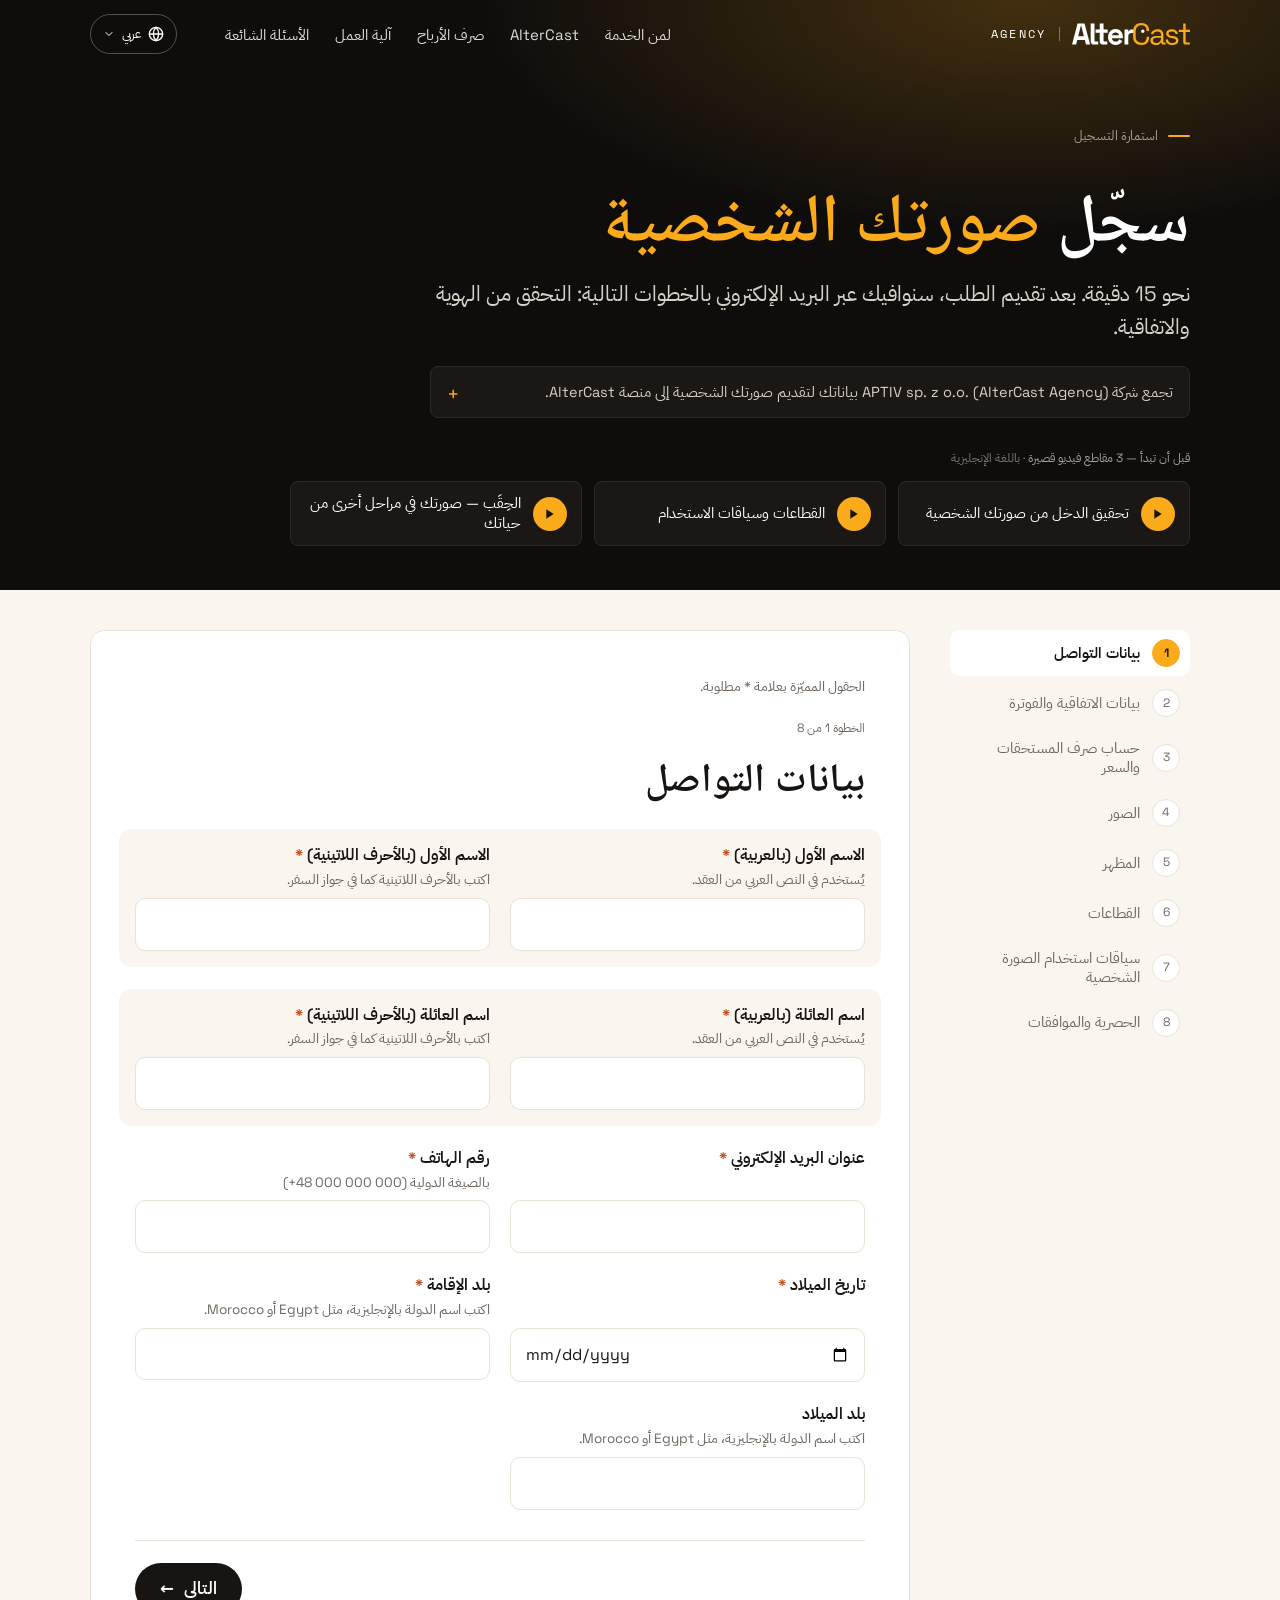
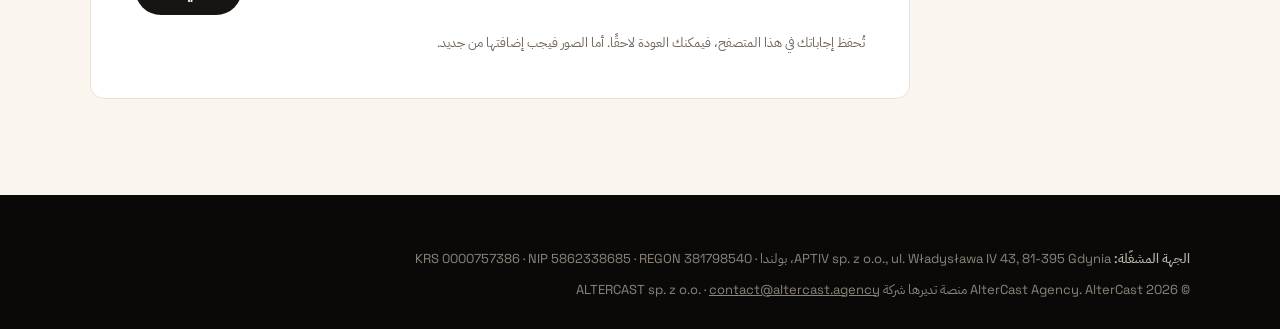
<file: ar/form/index.html>
<!doctype html>
<html lang="ar" dir="rtl" data-lang="ar" class="no-js">
<head>
<meta charset="utf-8">
<meta name="viewport" content="width=device-width, initial-scale=1, viewport-fit=cover">
<title>استمارة التسجيل — AlterCast Agency</title>
<meta name="description" content="سجّل صورتك الشخصية لدى AlterCast Agency. يستغرق ملء الاستمارة نحو 15 دقيقة.">
<link rel="canonical" href="https://altercast.agency/ar/form/">
<link rel="alternate" hreflang="pl" href="https://altercast.agency/formularz/"><link rel="alternate" hreflang="en" href="https://altercast.agency/en/form/"><link rel="alternate" hreflang="uk" href="https://altercast.agency/ua/anketa/"><link rel="alternate" hreflang="ru" href="https://altercast.agency/ru/anketa/"><link rel="alternate" hreflang="zh-Hans" href="https://altercast.agency/zh/form/"><link rel="alternate" hreflang="ar" href="https://altercast.agency/ar/form/">
<meta name="theme-color" content="#0f0d0c">
<meta property="og:title" content="استمارة التسجيل — AlterCast Agency">
<meta property="og:description" content="سجّل صورتك الشخصية لدى AlterCast Agency. يستغرق ملء الاستمارة نحو 15 دقيقة.">
<meta property="og:image" content="https://altercast.agency/assets/og-ar.png">
<link rel="icon" type="image/svg+xml" href="../../assets/icon.svg">
<link rel="stylesheet" href="../../assets/style.css?v=20261016d">
<link rel="stylesheet" href="../../assets/form.css?v=20261016d">
<link rel="preconnect" href="https://altercast.ai" crossorigin>
</head>
<body class="form-page">
<svg width="0" height="0" style="position:absolute" aria-hidden="true"><symbol id="ac-logo" viewBox="0 0 1104 205"><g fill="var(--logo-wordmark, #231f20)"><path d="M0 201.273L51.9676 3.97577H116.865L168.832 201.273H130.541L119.849 157.788H48.9838L38.2919 201.273H0ZM57.6865 123.497H110.649L86.7784 27.3333H81.8054L57.9351 123.497H57.6865Z"/><path d="M289.675 201.273C280.475 201.273 273.016 198.291 267.297 192.576C261.578 186.861 258.594 179.158 258.594 169.715V90.9455H219.805V61.6242H258.594V3.97577H294.151V61.3758H332.443V90.697H294.151V163.503C294.151 169.218 296.886 171.952 302.108 171.952H329.211V201.273H289.675Z"/><path d="M174.054 61.3758V3.97577H209.611V163.503C209.611 169.218 212.346 171.952 217.568 171.952H244.67V201.273H205.135C195.935 201.273 188.476 198.291 182.757 192.576C177.038 186.861 174.054 179.158 174.054 169.715V61.3758Z"/><path d="M406.789 205C392.865 205 380.681 202.018 369.989 196.055C359.297 190.091 351.092 181.891 345.124 170.958C339.157 160.024 336.173 147.352 336.173 132.691V129.212C336.173 114.551 339.157 101.879 344.876 90.9454C350.594 80.2606 358.8 71.8121 369.492 65.8485C379.935 59.8848 392.119 56.903 406.043 56.903C419.967 56.903 431.654 59.8848 441.849 66.097C452.043 72.3091 460 80.7576 465.47 91.4424C471.189 102.127 473.924 114.8 473.924 128.964V141.139H372.227C372.724 150.83 376.205 158.533 382.919 164.497C389.632 170.461 397.838 173.442 407.784 173.442C417.73 173.442 425.189 171.206 429.665 166.982C434.389 162.758 437.87 157.788 440.357 152.57L469.448 167.727C466.713 172.697 462.984 177.915 458.011 183.63C453.038 189.345 446.324 194.315 438.119 198.291C429.913 202.267 419.221 204.255 406.54 204.255L406.789 205ZM372.724 115.297H438.119C437.373 107.097 434.14 100.636 428.421 95.9151C422.703 90.9454 415.243 88.7091 406.043 88.7091C396.843 88.7091 388.886 91.1939 383.167 95.9151C377.449 100.885 373.967 107.345 372.724 115.297Z"/><path d="M489.34 201.273V61.3758H524.4V77.0303H529.373C531.362 71.3152 534.843 67.3394 539.567 64.6061C544.292 61.8727 550.011 60.6303 556.227 60.6303H580.346V92.1879H555.73C546.778 92.1879 539.319 94.6727 533.351 99.3939C527.632 104.115 524.649 111.57 524.649 121.509V201.024H489.092L489.34 201.273Z"/><path d="M659.914 92.6848C668.702 92.6848 675.827 85.5648 675.827 76.7818C675.827 67.9988 668.702 60.8788 659.914 60.8788C651.125 60.8788 644 67.9988 644 76.7818C644 85.5648 651.125 92.6848 659.914 92.6848Z"/></g><g fill="var(--logo-accent, #fbaa19)"><path d="M646.486 205C622.865 205 604.216 198.291 590.292 184.624C576.367 170.958 569.405 151.079 569.405 124.988V80.0121C569.405 53.9212 576.367 34.0424 590.292 20.3758C604.216 6.70909 622.865 0 646.486 0C670.108 0 687.762 6.46061 700.194 19.3818C712.627 32.303 718.843 50.1939 718.843 72.5576V74.0485H695.47V71.8121C695.47 56.903 691.492 44.7273 683.535 35.2848C675.578 25.8424 663.146 21.1212 646.486 21.1212C629.827 21.1212 616.649 26.3394 607.2 36.5273C597.751 46.7151 593.027 61.1273 593.027 79.5152V125.733C593.027 144.121 597.751 158.533 607.2 168.721C616.649 178.909 629.578 184.127 646.486 184.127C663.394 184.127 675.578 179.406 683.535 169.964C691.492 160.521 695.47 148.345 695.47 133.436V128.964H718.843V132.691C718.843 155.303 712.627 172.945 700.194 185.867C687.762 198.788 669.859 205.248 646.486 205.248V205Z"/><path d="M782.497 205C772.8 205 764.097 203.261 756.389 200.03C748.432 196.552 742.216 191.83 737.74 185.37C733.265 178.909 731.027 171.206 731.027 162.012C731.027 152.818 733.265 144.867 737.74 138.655C742.216 132.442 748.432 127.97 756.389 124.739C764.346 121.758 773.048 120.018 782.994 120.018H829.492V109.83C829.492 100.139 826.508 92.4364 820.789 86.7212C815.07 81.0061 806.616 78.2727 795.178 78.2727C783.74 78.2727 775.535 81.0061 769.319 86.2242C763.103 91.6909 758.876 98.6485 756.638 107.842L735.751 101.133C737.989 93.4303 741.47 86.4727 746.443 80.2606C751.416 74.0485 757.881 68.8303 766.086 65.103C774.292 61.3758 783.989 59.3879 795.427 59.3879C813.081 59.3879 826.757 63.8606 836.703 73.0545C846.4 82.2485 851.373 94.9212 851.373 111.57V173.939C851.373 179.655 854.108 182.388 859.33 182.388H872.011V201.273H852.616C846.4 201.273 841.427 199.533 837.697 196.055C833.967 192.576 831.978 187.855 831.978 182.139V180.648H828.497C826.508 184.127 823.773 187.855 820.292 191.83C816.811 195.806 812.086 198.788 806.119 201.521C800.151 204.006 792.194 205.248 782.746 205.248L782.497 205ZM784.984 185.867C798.162 185.867 808.854 181.891 817.059 174.188C825.265 166.485 829.243 155.552 829.243 141.388V138.406H783.492C774.54 138.406 767.33 140.394 761.611 144.121C755.892 147.848 752.908 153.812 752.908 161.515C752.908 169.218 755.892 175.182 761.859 179.655C767.827 184.127 775.535 186.115 784.735 186.115L784.984 185.867Z"/><path d="M936.411 205C919.254 205 904.832 201.024 893.146 193.073C881.459 185.121 874.249 172.697 871.762 155.552L892.897 150.83C894.389 159.776 897.124 166.982 901.351 172.2C905.578 177.418 910.551 181.145 916.768 183.133C922.984 185.37 929.449 186.364 936.411 186.364C946.854 186.364 954.811 184.376 961.027 180.152C967.243 175.927 969.978 170.461 969.978 163.503C969.978 156.545 966.995 151.327 961.276 148.345C955.557 145.364 947.6 143.127 937.654 141.139L925.968 139.152C917.016 137.661 909.059 135.176 901.6 132.194C894.141 129.212 888.422 124.739 884.195 119.273C879.968 113.806 877.73 107.097 877.73 98.6485C877.73 86.2243 882.454 76.5333 892.151 69.5758C901.849 62.6182 914.53 59.1394 930.195 59.1394C945.859 59.1394 958.541 62.6182 968.238 69.8242C977.935 76.7818 984.151 86.7212 986.886 99.6424L966 105.109C964.259 95.1697 960.281 88.2121 953.816 84.2364C947.351 80.2606 939.643 78.2727 930.195 78.2727C920.746 78.2727 913.286 80.0121 907.816 83.4909C902.346 86.9697 899.611 92.1879 899.611 98.897C899.611 105.606 902.097 110.327 907.319 113.309C912.541 116.291 919.503 118.776 927.957 120.267L939.643 122.255C949.341 123.994 958.292 126.23 966 129.212C973.708 132.194 979.924 136.418 984.649 141.636C989.373 146.855 991.611 154.309 991.611 163.006C991.611 176.424 986.638 186.861 976.443 194.315C966.497 201.77 952.822 205.249 935.914 205.249L936.411 205Z"/><path d="M1060.98 201.273C1053.03 201.273 1047.06 199.036 1042.83 194.812C1038.61 190.588 1036.37 184.624 1036.37 177.17V82.9939H994.843V63.6121H1036.37V3.97577H1058.75V63.3636H1103.75V82.7455H1058.75V173.442C1058.75 179.158 1061.48 181.891 1066.95 181.891H1097.78V201.024H1061.23L1060.98 201.273Z"/></g></symbol></svg>
<a class="skip" href="#main">انتقل إلى المحتوى</a>
<header class="site-header is-solid">
  <div class="wrap">
    <a class="brand" href="../../ar/" aria-label="AlterCast Agency"><svg viewBox="0 0 1104 205" role="img" aria-label="AlterCast"><use href="#ac-logo"/></svg><span class="brand-tag">Agency</span></a>
    <nav class="nav" aria-label="Main"><a href="../../ar/#for-whom">لمن الخدمة</a><a href="../../ar/#altercast">AlterCast</a><a href="../../ar/#payouts">صرف الأرباح</a><a href="../../ar/#how-it-works">آلية العمل</a><a href="../../ar/#faq">الأسئلة الشائعة</a></nav>
    <div class="header-actions"><details class="lang-menu"><summary aria-label="لغة الصفحة: العربية"><svg class="lm-globe" viewBox="0 0 24 24" fill="none" stroke="currentColor" stroke-width="2" stroke-linecap="round" stroke-linejoin="round" aria-hidden="true"><circle cx="12" cy="12" r="10"/><path d="M12 2a14.5 14.5 0 0 0 0 20 14.5 14.5 0 0 0 0-20"/><path d="M2 12h20"/></svg><span lang="ar">عربي</span><svg class="lm-chev" viewBox="0 0 24 24" fill="none" stroke="currentColor" stroke-width="2" stroke-linecap="round" stroke-linejoin="round" aria-hidden="true"><path d="m6 9 6 6 6-6"/></svg></summary><nav class="lang-list" aria-label="لغة الصفحة"><a href="../../formularz/" hreflang="pl" lang="pl"><span>Polski</span><span class="lc">PL</span></a><a href="../../en/form/" hreflang="en" lang="en"><span>English</span><span class="lc">EN</span></a><a href="../../ua/anketa/" hreflang="uk" lang="uk"><span>Українська</span><span class="lc">UA</span></a><a href="../../ru/anketa/" hreflang="ru" lang="ru"><span>Русский</span><span class="lc">RU</span></a><a href="../../zh/form/" hreflang="zh-Hans" lang="zh-Hans"><span>简体中文</span><span class="lc">ZH</span></a><a href="../../ar/form/" hreflang="ar" lang="ar" aria-current="true"><span>العربية</span><span class="lc">AR</span></a></nav></details></div>
    <button class="menu-btn" type="button" aria-expanded="false" aria-controls="mobile-panel" aria-label="القائمة"><svg viewBox="0 0 24 24" fill="none" stroke="currentColor" stroke-width="2" stroke-linecap="round" stroke-linejoin="round" aria-hidden="true"><line x1="4" x2="20" y1="6" y2="6"/><line x1="4" x2="20" y1="12" y2="12"/><line x1="4" x2="20" y1="18" y2="18"/></svg></button>
  </div>
  <div class="mobile-panel" id="mobile-panel"><a class="m-link" href="../../ar/#for-whom">لمن هذه الخدمة</a><a class="m-link" href="../../ar/#altercast">ما هي AlterCast</a><a class="m-link" href="../../ar/#payouts">صرف الأرباح دون Stripe</a><a class="m-link" href="../../ar/#how-it-works">آلية العمل</a><a class="m-link" href="../../ar/#faq">الأسئلة الشائعة</a></div>
</header>
<main id="main">
  <section class="form-hero">
    <div class="wrap">
      <span class="eyebrow">استمارة التسجيل</span>
      <h1 class="h2 form-h1">سجّل <em>صورتك الشخصية</em></h1>
      <p class="lead">نحو 15 دقيقة. بعد تقديم الطلب، سنوافيك عبر البريد الإلكتروني بالخطوات التالية: التحقق من الهوية والاتفاقية.</p>
      <details class="form-about"><summary>تجمع شركة APTIV sp. z o.o. (AlterCast Agency) بياناتك لتقديم صورتك الشخصية إلى منصة AlterCast.</summary><p>تستخدم الوكالة هذه المعلومات لإنشاء ملفك الشخصي على altercast.ai وإدارته، فلا تحتاج إلى حساب خاص بك على Stripe. وتشمل المعلومات نفسها المطلوبة عند التسجيل على altercast.ai: بيانات التواصل، وبيانات الاتفاقية، وحساب صرف المستحقات، والمظهر، والقطاعات، وسياقات الاستخدام، والموافقات. يستغرق ملء الاستمارة نحو 15 دقيقة.</p></details>
      <p class="videos-label">قبل أن تبدأ — 3 مقاطع فيديو قصيرة <span class="videos-note">· باللغة الإنجليزية</span></p>
      <div class="video-cards"><a class="video-card" href="https://vimeo.com/1225124772" target="_blank" rel="noopener"><span class="vc-play" aria-hidden="true"><svg viewBox="0 0 24 24"><path d="M8 5v14l11-7z" fill="currentColor"/></svg></span><span class="vc-text">تحقيق الدخل من صورتك الشخصية</span></a><a class="video-card" href="https://vimeo.com/1225124769" target="_blank" rel="noopener"><span class="vc-play" aria-hidden="true"><svg viewBox="0 0 24 24"><path d="M8 5v14l11-7z" fill="currentColor"/></svg></span><span class="vc-text">القطاعات وسياقات الاستخدام</span></a><a class="video-card" href="https://vimeo.com/1225124770" target="_blank" rel="noopener"><span class="vc-play" aria-hidden="true"><svg viewBox="0 0 24 24"><path d="M8 5v14l11-7z" fill="currentColor"/></svg></span><span class="vc-text">الحِقَب — صورتك في مراحل أخرى من حياتك</span></a></div>
    </div>
  </section>
  <section class="form-wrap">
    <div class="wrap form-grid">
      <aside class="stepper" aria-label="الخطوة  من 8"><ol><li data-step-dot="1"><span class="sd-n">1</span><span class="sd-t">بيانات التواصل</span></li><li data-step-dot="2"><span class="sd-n">2</span><span class="sd-t">بيانات الاتفاقية والفوترة</span></li><li data-step-dot="3"><span class="sd-n">3</span><span class="sd-t">حساب صرف المستحقات والسعر</span></li><li data-step-dot="4"><span class="sd-n">4</span><span class="sd-t">الصور</span></li><li data-step-dot="5"><span class="sd-n">5</span><span class="sd-t">المظهر</span></li><li data-step-dot="6"><span class="sd-n">6</span><span class="sd-t">القطاعات</span></li><li data-step-dot="7"><span class="sd-n">7</span><span class="sd-t">سياقات استخدام الصورة الشخصية</span></li><li data-step-dot="8"><span class="sd-n">8</span><span class="sd-t">الحصرية والموافقات</span></li></ol></aside>
      <div class="form-col">
        <div class="progress" aria-hidden="true"><span class="progress-bar"></span></div>
        <div class="draft-note" hidden><span class="dn-text"></span> <button type="button" class="link-btn" data-draft-clear>البدء من جديد</button></div>
        <form id="ac-form" class="form-card" novalidate>
          <p class="req-legend">الحقول المميّزة بعلامة * مطلوبة.</p>
          <div class="hp" aria-hidden="true"><label>Website <input type="text" name="website" tabindex="-1" autocomplete="off"></label></div>
          <section class="fstep" data-step="1" aria-labelledby="st1"><p class="step-count">الخطوة 1 من 8</p><h2 class="step-title" id="st1" tabindex="-1">بيانات التواصل</h2><div class="step-fields"><div class="field-pair"><div class="field" data-q="2n" data-ty="0" data-title="First name (Arabic)" data-req="1"><label class="f-label" for="q2n">الاسم الأول (بالعربية) <span class="req" aria-hidden="true">*</span></label><p class="f-help" id="q2n-help">يُستخدم في النص العربي من العقد.</p><input class="input" id="q2n" name="q2n" type="text" autocomplete="given-name" required aria-describedby="q2n-help q2n-err"><p class="f-err" id="q2n-err" role="alert"></p></div><div class="field" data-q="2" data-ty="0" data-title="First name" data-req="1" data-latin="1"><label class="f-label" for="q2">الاسم الأول (بالأحرف اللاتينية) <span class="req" aria-hidden="true">*</span></label><p class="f-help" id="q2-help">اكتب بالأحرف اللاتينية كما في جواز السفر.</p><input class="input" id="q2" name="q2" type="text" autocomplete="given-name" required aria-describedby="q2-help q2-err"><p class="f-err" id="q2-err" role="alert"></p></div></div><div class="field-pair"><div class="field" data-q="3n" data-ty="0" data-title="Last name (Arabic)" data-req="1"><label class="f-label" for="q3n">اسم العائلة (بالعربية) <span class="req" aria-hidden="true">*</span></label><p class="f-help" id="q3n-help">يُستخدم في النص العربي من العقد.</p><input class="input" id="q3n" name="q3n" type="text" autocomplete="family-name" required aria-describedby="q3n-help q3n-err"><p class="f-err" id="q3n-err" role="alert"></p></div><div class="field" data-q="3" data-ty="0" data-title="Last name" data-req="1" data-latin="1"><label class="f-label" for="q3">اسم العائلة (بالأحرف اللاتينية) <span class="req" aria-hidden="true">*</span></label><p class="f-help" id="q3-help">اكتب بالأحرف اللاتينية كما في جواز السفر.</p><input class="input" id="q3" name="q3" type="text" autocomplete="family-name" required aria-describedby="q3-help q3-err"><p class="f-err" id="q3-err" role="alert"></p></div></div><div class="field" data-q="4" data-ty="0" data-title="Email address" data-req="1" data-latin="1"><label class="f-label" for="q4">عنوان البريد الإلكتروني <span class="req" aria-hidden="true">*</span></label><input class="input" id="q4" name="q4" type="email" autocomplete="email" required aria-describedby="q4-err"><p class="f-err" id="q4-err" role="alert"></p></div><div class="field" data-q="5" data-ty="0" data-title="Phone number" data-req="1" data-latin="1"><label class="f-label" for="q5">رقم الهاتف <span class="req" aria-hidden="true">*</span></label><p class="f-help" id="q5-help">بالصيغة الدولية (⁦+48 000 000 000⁩)</p><input class="input" id="q5" name="q5" type="tel" autocomplete="tel" required aria-describedby="q5-help q5-err"><p class="f-err" id="q5-err" role="alert"></p></div><div class="field" data-q="6" data-ty="9" data-title="Date of birth" data-req="1"><label class="f-label" for="q6">تاريخ الميلاد <span class="req" aria-hidden="true">*</span></label><input class="input" id="q6" name="q6" type="date" autocomplete="bday" required aria-describedby="q6-err"><p class="f-err" id="q6-err" role="alert"></p></div><div class="field" data-q="7" data-ty="0" data-title="Country of residence" data-req="1" data-latin="1"><label class="f-label" for="q7">بلد الإقامة <span class="req" aria-hidden="true">*</span></label><p class="f-help" id="q7-help">اكتب اسم الدولة بالإنجليزية، مثل Egypt أو Morocco.</p><input class="input" id="q7" name="q7" type="text" autocomplete="country-name" required aria-describedby="q7-help q7-err"><p class="f-err" id="q7-err" role="alert"></p></div><div class="field" data-q="8" data-ty="0" data-title="Country of birth" data-latin="1"><label class="f-label" for="q8">بلد الميلاد</label><p class="f-help" id="q8-help">اكتب اسم الدولة بالإنجليزية، مثل Egypt أو Morocco.</p><input class="input" id="q8" name="q8" type="text" autocomplete="off" aria-describedby="q8-help q8-err"><p class="f-err" id="q8-err" role="alert"></p></div></div></section><section class="fstep" data-step="2" aria-labelledby="st2" hidden><p class="step-count">الخطوة 2 من 8</p><h2 class="step-title" id="st2" tabindex="-1">بيانات الاتفاقية والفوترة</h2><p class="step-desc">ستُستخدم هذه المعلومات في اتفاقية الترخيص وفي المستندات المحاسبية.</p><div class="step-fields"><fieldset class="field" data-q="10" data-ty="2" data-title="I am licensing my likeness as" data-req="1" aria-describedby="q10-err"><legend class="f-label">أرخّص استخدام صورتي الشخصية بصفتي <span class="req" aria-hidden="true">*</span></legend><div class="choices"><label class="choice" for="q10_0"><input type="radio" id="q10_0" name="q10" value="Private individual (no company)"><span class="c-box" aria-hidden="true"></span><span class="c-text">فردًا (دون شركة)</span></label><label class="choice" for="q10_1"><input type="radio" id="q10_1" name="q10" value="Registered business (sole trader / company)" data-flag="company"><span class="c-box" aria-hidden="true"></span><span class="c-text">نشاطًا تجاريًا مسجَّلًا (مؤسسة فردية / شركة)</span></label></div><p class="f-err" id="q10-err" role="alert"></p></fieldset><div class="field-pair"><div class="field" data-q="11n" data-ty="0" data-title="Street address (Arabic)" data-req="1"><label class="f-label" for="q11n">الشارع (بالعربية) <span class="req" aria-hidden="true">*</span></label><p class="f-help" id="q11n-help">يُستخدم في النص العربي من العقد.</p><input class="input" id="q11n" name="q11n" type="text" autocomplete="address-line1" required aria-describedby="q11n-help q11n-err"><p class="f-err" id="q11n-err" role="alert"></p></div><div class="field" data-q="11" data-ty="0" data-title="Street address" data-req="1" data-latin="1"><label class="f-label" for="q11">الشارع (بالأحرف اللاتينية) <span class="req" aria-hidden="true">*</span></label><p class="f-help" id="q11-help">اكتب بالأحرف اللاتينية (كتابة صوتية أو بالإنجليزية)، ويُستخدم في النص الإنجليزي من العقد.</p><input class="input" id="q11" name="q11" type="text" autocomplete="address-line1" required aria-describedby="q11-help q11-err"><p class="f-err" id="q11-err" role="alert"></p></div></div><div class="field-pair"><div class="field" data-q="12n" data-ty="0" data-title="Building / Apartment number (Arabic)" data-req="1"><label class="f-label" for="q12n">رقم المبنى / الشقة (بالعربية) <span class="req" aria-hidden="true">*</span></label><p class="f-help" id="q12n-help">يُستخدم في النص العربي من العقد.</p><input class="input" id="q12n" name="q12n" type="text" autocomplete="address-line2" required aria-describedby="q12n-help q12n-err"><p class="f-err" id="q12n-err" role="alert"></p></div><div class="field" data-q="12" data-ty="0" data-title="Building / Apartment number" data-req="1" data-latin="1"><label class="f-label" for="q12">رقم المبنى / الشقة (بالأحرف اللاتينية) <span class="req" aria-hidden="true">*</span></label><p class="f-help" id="q12-help">اكتب بالأحرف اللاتينية (كتابة صوتية أو بالإنجليزية)، ويُستخدم في النص الإنجليزي من العقد.</p><input class="input" id="q12" name="q12" type="text" autocomplete="address-line2" required aria-describedby="q12-help q12-err"><p class="f-err" id="q12-err" role="alert"></p></div></div><div class="field" data-q="13" data-ty="0" data-title="Postal code / ZIP code" data-req="1" data-latin="1"><label class="f-label" for="q13">الرمز البريدي <span class="req" aria-hidden="true">*</span></label><input class="input" id="q13" name="q13" type="text" autocomplete="postal-code" required aria-describedby="q13-err"><p class="f-err" id="q13-err" role="alert"></p></div><div class="field-pair"><div class="field" data-q="14n" data-ty="0" data-title="City (Arabic)" data-req="1"><label class="f-label" for="q14n">المدينة (بالعربية) <span class="req" aria-hidden="true">*</span></label><p class="f-help" id="q14n-help">يُستخدم في النص العربي من العقد.</p><input class="input" id="q14n" name="q14n" type="text" autocomplete="address-level2" required aria-describedby="q14n-help q14n-err"><p class="f-err" id="q14n-err" role="alert"></p></div><div class="field" data-q="14" data-ty="0" data-title="City" data-req="1" data-latin="1"><label class="f-label" for="q14">المدينة (بالأحرف اللاتينية) <span class="req" aria-hidden="true">*</span></label><p class="f-help" id="q14-help">اكتب بالأحرف اللاتينية (كتابة صوتية أو بالإنجليزية)، ويُستخدم في النص الإنجليزي من العقد.</p><input class="input" id="q14" name="q14" type="text" autocomplete="address-level2" required aria-describedby="q14-help q14-err"><p class="f-err" id="q14-err" role="alert"></p></div></div><div class="field" data-q="15" data-ty="0" data-title="Country (registered / billing address)" data-req="1" data-latin="1"><label class="f-label" for="q15">البلد (العنوان المسجَّل / عنوان الفوترة) <span class="req" aria-hidden="true">*</span></label><p class="f-help" id="q15-help">اكتب اسم الدولة بالإنجليزية، مثل Egypt أو Morocco.</p><input class="input" id="q15" name="q15" type="text" autocomplete="country-name" required aria-describedby="q15-help q15-err"><p class="f-err" id="q15-err" role="alert"></p></div><div class="field" data-q="16" data-ty="0" data-title="PESEL / National ID number" data-req="1" data-latin="1"><label class="f-label" for="q16">PESEL / رقم الهوية الوطنية <span class="req" aria-hidden="true">*</span></label><input class="input" id="q16" name="q16" type="text" autocomplete="off" required aria-describedby="q16-err"><p class="f-err" id="q16-err" role="alert"></p></div><div class="field" data-q="17" data-ty="0" data-title="ID card or passport series and number" data-req="1" data-latin="1"><label class="f-label" for="q17">سلسلة ورقم بطاقة الهوية أو جواز السفر <span class="req" aria-hidden="true">*</span></label><p class="f-help" id="q17-help">مطلوب لإعداد الاتفاقية القانونية. لا نطلب صورة لوثيقتك ولا نسخة ممسوحة ضوئيًا منها.</p><input class="input" id="q17" name="q17" type="text" autocomplete="off" required aria-describedby="q17-help q17-err"><p class="f-err" id="q17-err" role="alert"></p></div><div class="field" data-q="18" data-ty="0" data-title="Document issuing country" data-req="1" data-latin="1"><label class="f-label" for="q18">بلد إصدار الوثيقة <span class="req" aria-hidden="true">*</span></label><p class="f-help" id="q18-help">اكتب اسم الدولة بالإنجليزية، مثل Egypt أو Morocco.</p><input class="input" id="q18" name="q18" type="text" autocomplete="off" required aria-describedby="q18-help q18-err"><p class="f-err" id="q18-err" role="alert"></p></div><div class="field" data-q="19" data-ty="0" data-title="Tax residency country" data-req="1" data-latin="1"><label class="f-label" for="q19">بلد الإقامة الضريبية <span class="req" aria-hidden="true">*</span></label><p class="f-help" id="q19-help">اتركه مطابقًا لبلد عنوانك، ما لم تكن تدفع الضرائب في بلد آخر. اكتب اسم الدولة بالإنجليزية، مثل Egypt أو Morocco.</p><input class="input" id="q19" name="q19" type="text" autocomplete="off" required aria-describedby="q19-help q19-err"><p class="f-err" id="q19-err" role="alert"></p></div><div class="field-pair" data-show-if="company"><div class="field is-company" data-q="20n" data-ty="0" data-title="Company name (only if contracting through a business entity) (Arabic)" data-show-if="company"><label class="f-label" for="q20n">اسم الشركة (فقط في حال التعاقد من خلال كيان تجاري) (بالعربية)</label><p class="f-help" id="q20n-help">يُستخدم في النص العربي من العقد.</p><input class="input" id="q20n" name="q20n" type="text" autocomplete="organization" aria-describedby="q20n-help q20n-err"><p class="f-err" id="q20n-err" role="alert"></p></div><div class="field is-company" data-q="20" data-ty="0" data-title="Company name (only if contracting through a business entity)" data-latin="1" data-show-if="company"><label class="f-label" for="q20">اسم الشركة (فقط في حال التعاقد من خلال كيان تجاري) (بالأحرف اللاتينية)</label><p class="f-help" id="q20-help">املأ هذا الحقل فقط إذا كنت تتعاقد من خلال شركة.</p><input class="input" id="q20" name="q20" type="text" autocomplete="organization" aria-describedby="q20-help q20-err"><p class="f-err" id="q20-err" role="alert"></p></div></div><div class="field is-company" data-q="21" data-ty="0" data-title="Tax ID / VAT number (only if contracting through a business entity)" data-latin="1" data-show-if="company"><label class="f-label" for="q21">الرقم الضريبي / رقم ضريبة القيمة المضافة (فقط في حال التعاقد من خلال كيان تجاري)</label><p class="f-help" id="q21-help">املأ هذا الحقل فقط إذا كنت تتعاقد من خلال شركة.</p><input class="input" id="q21" name="q21" type="text" autocomplete="off" aria-describedby="q21-help q21-err"><p class="f-err" id="q21-err" role="alert"></p></div></div></section><section class="fstep" data-step="3" aria-labelledby="st3" hidden><p class="step-count">الخطوة 3 من 8</p><h2 class="step-title" id="st3" tabindex="-1">حساب صرف المستحقات والسعر</h2><p class="step-desc">سنحوّل عائدات تراخيصك إلى هذا الحساب.</p><div class="step-fields"><div class="field-pair"><div class="field" data-q="23n" data-ty="0" data-title="Account holder name (full name / registered entity name) (Arabic)" data-req="1"><label class="f-label" for="q23n">اسم صاحب الحساب (الاسم الكامل / الاسم المسجَّل للكيان) (بالعربية) <span class="req" aria-hidden="true">*</span></label><p class="f-help" id="q23n-help">يُستخدم في النص العربي من العقد.</p><input class="input" id="q23n" name="q23n" type="text" autocomplete="name" required aria-describedby="q23n-help q23n-err"><p class="f-err" id="q23n-err" role="alert"></p></div><div class="field" data-q="23" data-ty="0" data-title="Account holder name (full name / registered entity name)" data-req="1" data-latin="1"><label class="f-label" for="q23">اسم صاحب الحساب (الاسم الكامل / الاسم المسجَّل للكيان) (بالأحرف اللاتينية) <span class="req" aria-hidden="true">*</span></label><p class="f-help" id="q23-help">اكتب بالأحرف اللاتينية كما يظهر الاسم في الحساب البنكي.</p><input class="input" id="q23" name="q23" type="text" autocomplete="name" required aria-describedby="q23-help q23-err"><p class="f-err" id="q23-err" role="alert"></p></div></div><div class="field" data-q="24" data-ty="0" data-title="Bank account number (IBAN)" data-req="1" data-latin="1"><label class="f-label" for="q24">رقم الحساب البنكي (IBAN) <span class="req" aria-hidden="true">*</span></label><input class="input" id="q24" name="q24" type="text" autocomplete="off" required aria-describedby="q24-err"><p class="f-err" id="q24-err" role="alert"></p></div><div class="field-pair"><div class="field" data-q="25n" data-ty="0" data-title="Bank name (Arabic)"><label class="f-label" for="q25n">اسم البنك (بالعربية)</label><p class="f-help" id="q25n-help">يُستخدم في النص العربي من العقد.</p><input class="input" id="q25n" name="q25n" type="text" autocomplete="off" aria-describedby="q25n-help q25n-err"><p class="f-err" id="q25n-err" role="alert"></p></div><div class="field" data-q="25" data-ty="0" data-title="Bank name" data-latin="1"><label class="f-label" for="q25">اسم البنك (بالأحرف اللاتينية)</label><p class="f-help" id="q25-help">اكتب بالأحرف اللاتينية (كتابة صوتية أو بالإنجليزية)، ويُستخدم في النص الإنجليزي من العقد.</p><input class="input" id="q25" name="q25" type="text" autocomplete="off" aria-describedby="q25-help q25-err"><p class="f-err" id="q25-err" role="alert"></p></div></div><div class="field" data-q="26" data-ty="0" data-title="SWIFT / BIC (foreign bank accounts only)" data-latin="1"><label class="f-label" for="q26">SWIFT / BIC (للحسابات البنكية الأجنبية فقط)</label><input class="input" id="q26" name="q26" type="text" autocomplete="off" aria-describedby="q26-err"><p class="f-err" id="q26-err" role="alert"></p></div><fieldset class="field" data-q="27" data-ty="2" data-title="Payout currency" data-req="1" aria-describedby="q27-err"><legend class="f-label">عملة صرف المستحقات <span class="req" aria-hidden="true">*</span></legend><div class="choices choices-inline"><label class="choice" for="q27_0"><input type="radio" id="q27_0" name="q27" value="PLN"><span class="c-box" aria-hidden="true"></span><span class="c-text">PLN</span></label><label class="choice" for="q27_1"><input type="radio" id="q27_1" name="q27" value="EUR"><span class="c-box" aria-hidden="true"></span><span class="c-text">EUR</span></label><label class="choice" for="q27_2"><input type="radio" id="q27_2" name="q27" value="USD"><span class="c-box" aria-hidden="true"></span><span class="c-text">USD</span></label></div><p class="f-err" id="q27-err" role="alert"></p></fieldset><fieldset class="field" data-q="28" data-ty="4" data-title="Currencies in which clients can purchase a license" data-req="1" aria-describedby="q28-err"><legend class="f-label">العملات التي يمكن للعملاء شراء الترخيص بها <span class="req" aria-hidden="true">*</span></legend><div class="choices choices-inline"><label class="choice" for="q28_0"><input type="checkbox" id="q28_0" name="q28" value="PLN" data-flag="cur-pln"><span class="c-box" aria-hidden="true"></span><span class="c-text">PLN</span></label><label class="choice" for="q28_1"><input type="checkbox" id="q28_1" name="q28" value="EUR" data-flag="cur-eur"><span class="c-box" aria-hidden="true"></span><span class="c-text">EUR</span></label><label class="choice" for="q28_2"><input type="checkbox" id="q28_2" name="q28" value="USD" data-flag="cur-usd"><span class="c-box" aria-hidden="true"></span><span class="c-text">USD</span></label></div><p class="f-err" id="q28-err" role="alert"></p></fieldset><div class="field is-price" data-q="29" data-ty="0" data-title="Base license price in PLN" data-req="1" data-latin="1" data-price="1" data-show-if="cur-pln"><label class="f-label" for="q29">سعر الترخيص الأساسي بعملة PLN <span class="req" aria-hidden="true">*</span></label><p class="f-help" id="q29-help">ترخيص لمدة 12 شهرًا مع حقوق الاستخدام في التلفزيون والقنوات الرقمية والمطبوعات. سيدفع العميل 25% أكثر (عمولة الوكالة).</p><input class="input" id="q29" name="q29" type="text" autocomplete="off" inputmode="decimal" required aria-describedby="q29-help q29-err"><p class="f-err" id="q29-err" role="alert"></p></div><div class="field is-price" data-q="30" data-ty="0" data-title="Base license price in EUR" data-req="1" data-latin="1" data-price="1" data-show-if="cur-eur"><label class="f-label" for="q30">سعر الترخيص الأساسي بعملة EUR <span class="req" aria-hidden="true">*</span></label><p class="f-help" id="q30-help">ترخيص لمدة 12 شهرًا مع حقوق الاستخدام في التلفزيون والقنوات الرقمية والمطبوعات. سيدفع العميل 25% أكثر (عمولة الوكالة).</p><input class="input" id="q30" name="q30" type="text" autocomplete="off" inputmode="decimal" required aria-describedby="q30-help q30-err"><p class="f-err" id="q30-err" role="alert"></p></div><div class="field is-price" data-q="31" data-ty="0" data-title="Base license price in USD" data-req="1" data-latin="1" data-price="1" data-show-if="cur-usd"><label class="f-label" for="q31">سعر الترخيص الأساسي بعملة USD <span class="req" aria-hidden="true">*</span></label><p class="f-help" id="q31-help">ترخيص لمدة 12 شهرًا مع حقوق الاستخدام في التلفزيون والقنوات الرقمية والمطبوعات. سيدفع العميل 25% أكثر (عمولة الوكالة).</p><input class="input" id="q31" name="q31" type="text" autocomplete="off" inputmode="decimal" required aria-describedby="q31-help q31-err"><p class="f-err" id="q31-err" role="alert"></p></div></div></section><section class="fstep" data-step="4" aria-labelledby="st4" hidden><p class="step-count">الخطوة 4 من 8</p><h2 class="step-title" id="st4" tabindex="-1">الصور</h2><p class="step-desc">نحتاج إلى ثلاث صور للوجه: أمامية، وبزاوية 45 درجة، وجانبية كاملة. إضاءة ساطعة ومتجانسة، وخلفية بلون واحد، دون نظارات شمسية أو قبعة، وتعابير وجه محايدة.</p><div class="step-fields"><fieldset class="field" data-q="33" data-ty="2" data-title="How will you provide your photos?" data-req="1" aria-describedby="q33-err"><legend class="f-label">كيف ستقدّم صورك؟ <span class="req" aria-hidden="true">*</span></legend><div class="choices"><label class="choice" for="q33_0"><input type="radio" id="q33_0" name="q33" value="I will upload them in the question below" data-flag="photo-upload"><span class="c-box" aria-hidden="true"></span><span class="c-text">سأرفعها في السؤال أدناه</span></label><label class="choice" for="q33_1"><input type="radio" id="q33_1" name="q33" value="I will send a link (WeTransfer / Google Drive)" data-flag="photo-link"><span class="c-box" aria-hidden="true"></span><span class="c-text">سأرسل رابطًا (WeTransfer / Google Drive)</span></label><label class="choice" for="q33_2"><input type="radio" id="q33_2" name="q33" value="We will shoot them on-site with the AlterCast team"><span class="c-box" aria-hidden="true"></span><span class="c-text">سنلتقطها في الموقع مع فريق AlterCast</span></label></div><p class="f-err" id="q33-err" role="alert"></p></fieldset><div class="field" data-q="34" data-ty="0" data-title="Photo link (if providing via link)" data-latin="1" data-show-if="photo-link"><label class="f-label" for="q34">رابط الصور (في حال الإرسال عبر رابط)</label><input class="input" id="q34" name="q34" type="url" autocomplete="off" aria-describedby="q34-err"><p class="f-err" id="q34-err" role="alert"></p></div><div class="photo-row" data-show-if="photo-upload"><div class="field photo-field" data-q="35" data-ty="13" data-title="Front facing photo"><span class="f-label" id="q35-lbl">صورة أمامية</span><label class="dropzone" for="q35"><input class="photo-input" id="q35" name="q35" type="file" accept="image/jpeg,image/png,image/webp,image/heic,image/heif" aria-describedby="q35-err"><span class="dz-empty"><span class="dz-icon" aria-hidden="true"><svg viewBox="0 0 24 24" fill="none" stroke="currentColor" stroke-width="1.8" stroke-linecap="round" stroke-linejoin="round"><path d="M14.5 4h-5L7 7H4a2 2 0 0 0-2 2v9a2 2 0 0 0 2 2h16a2 2 0 0 0 2-2V9a2 2 0 0 0-2-2h-3l-2.5-3z"/><circle cx="12" cy="13" r="3"/></svg></span><span class="dz-pick">اختر صورة</span><span class="dz-drop">أو اسحبها إلى هنا</span></span><span class="dz-preview"><img alt=""><span class="dz-actions"><span class="dz-change">تغيير</span><button type="button" class="dz-remove">إزالة</button></span></span></label><p class="f-err" id="q35-err" role="alert"></p></div><div class="field photo-field" data-q="36" data-ty="13" data-title="45-degree angle photo"><span class="f-label" id="q36-lbl">صورة بزاوية 45 درجة</span><label class="dropzone" for="q36"><input class="photo-input" id="q36" name="q36" type="file" accept="image/jpeg,image/png,image/webp,image/heic,image/heif" aria-describedby="q36-err"><span class="dz-empty"><span class="dz-icon" aria-hidden="true"><svg viewBox="0 0 24 24" fill="none" stroke="currentColor" stroke-width="1.8" stroke-linecap="round" stroke-linejoin="round"><path d="M14.5 4h-5L7 7H4a2 2 0 0 0-2 2v9a2 2 0 0 0 2 2h16a2 2 0 0 0 2-2V9a2 2 0 0 0-2-2h-3l-2.5-3z"/><circle cx="12" cy="13" r="3"/></svg></span><span class="dz-pick">اختر صورة</span><span class="dz-drop">أو اسحبها إلى هنا</span></span><span class="dz-preview"><img alt=""><span class="dz-actions"><span class="dz-change">تغيير</span><button type="button" class="dz-remove">إزالة</button></span></span></label><p class="f-err" id="q36-err" role="alert"></p></div><div class="field photo-field" data-q="37" data-ty="13" data-title="Sideways photo"><span class="f-label" id="q37-lbl">صورة جانبية</span><label class="dropzone" for="q37"><input class="photo-input" id="q37" name="q37" type="file" accept="image/jpeg,image/png,image/webp,image/heic,image/heif" aria-describedby="q37-err"><span class="dz-empty"><span class="dz-icon" aria-hidden="true"><svg viewBox="0 0 24 24" fill="none" stroke="currentColor" stroke-width="1.8" stroke-linecap="round" stroke-linejoin="round"><path d="M14.5 4h-5L7 7H4a2 2 0 0 0-2 2v9a2 2 0 0 0 2 2h16a2 2 0 0 0 2-2V9a2 2 0 0 0-2-2h-3l-2.5-3z"/><circle cx="12" cy="13" r="3"/></svg></span><span class="dz-pick">اختر صورة</span><span class="dz-drop">أو اسحبها إلى هنا</span></span><span class="dz-preview"><img alt=""><span class="dz-actions"><span class="dz-change">تغيير</span><button type="button" class="dz-remove">إزالة</button></span></span></label><p class="f-err" id="q37-err" role="alert"></p></div></div></div></section><section class="fstep" data-step="5" aria-labelledby="st5" hidden><p class="step-count">الخطوة 5 من 8</p><h2 class="step-title" id="st5" tabindex="-1">المظهر</h2><p class="step-desc">على منصتنا، يستخرج الذكاء الاصطناعي هذه السمات من الصور. أما هنا، فيُرجى إدخالها يدويًا — إذ يعتمد عليها المشترون في تصفية نتائج البحث.</p><div class="step-fields"><fieldset class="field" data-q="39" data-ty="2" data-title="Gender" data-req="1" aria-describedby="q39-err"><legend class="f-label">الجنس <span class="req" aria-hidden="true">*</span></legend><div class="choices choices-inline"><label class="choice" for="q39_0"><input type="radio" id="q39_0" name="q39" value="Female"><span class="c-box" aria-hidden="true"></span><span class="c-text">أنثى</span></label><label class="choice" for="q39_1"><input type="radio" id="q39_1" name="q39" value="Male"><span class="c-box" aria-hidden="true"></span><span class="c-text">ذكر</span></label><label class="choice" for="q39_2"><input type="radio" id="q39_2" name="q39" value="Other / Prefer not to say"><span class="c-box" aria-hidden="true"></span><span class="c-text">آخر / أفضّل عدم الإفصاح</span></label></div><p class="f-err" id="q39-err" role="alert"></p></fieldset><div class="field" data-q="40" data-ty="0" data-title="Hair color" data-req="1"><label class="f-label" for="q40">لون الشعر <span class="req" aria-hidden="true">*</span></label><p class="f-help" id="q40-help">مثل: بني داكن، أشقر، أسود، أصهب، رمادي</p><input class="input" id="q40" name="q40" type="text" autocomplete="off" required aria-describedby="q40-help q40-err"><p class="f-err" id="q40-err" role="alert"></p></div><div class="field" data-q="41" data-ty="0" data-title="Eye color" data-req="1"><label class="f-label" for="q41">لون العينين <span class="req" aria-hidden="true">*</span></label><p class="f-help" id="q41-help">مثل: بني، أزرق، أخضر، عسلي</p><input class="input" id="q41" name="q41" type="text" autocomplete="off" required aria-describedby="q41-help q41-err"><p class="f-err" id="q41-err" role="alert"></p></div><fieldset class="field" data-q="42" data-ty="2" data-title="Body build" data-req="1" aria-describedby="q42-err"><legend class="f-label">بنية الجسم <span class="req" aria-hidden="true">*</span></legend><div class="choices choices-inline"><label class="choice" for="q42_0"><input type="radio" id="q42_0" name="q42" value="Slim"><span class="c-box" aria-hidden="true"></span><span class="c-text">نحيفة</span></label><label class="choice" for="q42_1"><input type="radio" id="q42_1" name="q42" value="Average"><span class="c-box" aria-hidden="true"></span><span class="c-text">متوسطة</span></label><label class="choice" for="q42_2"><input type="radio" id="q42_2" name="q42" value="Athletic"><span class="c-box" aria-hidden="true"></span><span class="c-text">رياضية</span></label><label class="choice" for="q42_3"><input type="radio" id="q42_3" name="q42" value="Plus-size / Stocky"><span class="c-box" aria-hidden="true"></span><span class="c-text">ممتلئة / مكتنزة</span></label></div><p class="f-err" id="q42-err" role="alert"></p></fieldset><div class="field" data-q="43" data-ty="0" data-title="Appearance / Ethnic type"><label class="f-label" for="q43">المظهر / النمط العرقي</label><p class="f-help" id="q43-help">مثل: أوروبي / قوقازي، آسيوي، أفريقي، لاتيني / من أصل إسباني، مختلط</p><input class="input" id="q43" name="q43" type="text" autocomplete="off" aria-describedby="q43-help q43-err"><p class="f-err" id="q43-err" role="alert"></p></div><div class="field" data-q="44" data-ty="0" data-title="Skin tone"><label class="f-label" for="q44">لون البشرة</label><p class="f-help" id="q44-help">مثل: فاتح جدًا، فاتح، متوسط (حنطي)، زيتوني، داكن</p><input class="input" id="q44" name="q44" type="text" autocomplete="off" aria-describedby="q44-help q44-err"><p class="f-err" id="q44-err" role="alert"></p></div><fieldset class="field" data-q="45" data-ty="2" data-title="Hair length" aria-describedby="q45-err"><legend class="f-label">طول الشعر</legend><div class="choices choices-inline"><label class="choice" for="q45_0"><input type="radio" id="q45_0" name="q45" value="Short"><span class="c-box" aria-hidden="true"></span><span class="c-text">قصير</span></label><label class="choice" for="q45_1"><input type="radio" id="q45_1" name="q45" value="Medium"><span class="c-box" aria-hidden="true"></span><span class="c-text">متوسط</span></label><label class="choice" for="q45_2"><input type="radio" id="q45_2" name="q45" value="Long"><span class="c-box" aria-hidden="true"></span><span class="c-text">طويل</span></label><label class="choice" for="q45_3"><input type="radio" id="q45_3" name="q45" value="None / Shaved head"><span class="c-box" aria-hidden="true"></span><span class="c-text">بلا شعر / رأس محلوق</span></label></div><p class="f-err" id="q45-err" role="alert"></p></fieldset><fieldset class="field" data-q="46" data-ty="2" data-title="Facial hair" aria-describedby="q46-err"><legend class="f-label">شعر الوجه</legend><div class="choices"><label class="choice" for="q46_0"><input type="radio" id="q46_0" name="q46" value="Clean-shaven"><span class="c-box" aria-hidden="true"></span><span class="c-text">حليق تمامًا</span></label><label class="choice" for="q46_1"><input type="radio" id="q46_1" name="q46" value="Stubble"><span class="c-box" aria-hidden="true"></span><span class="c-text">لحية نابتة لبضعة أيام</span></label><label class="choice" for="q46_2"><input type="radio" id="q46_2" name="q46" value="Beard"><span class="c-box" aria-hidden="true"></span><span class="c-text">لحية</span></label><label class="choice" for="q46_3"><input type="radio" id="q46_3" name="q46" value="Mustache"><span class="c-box" aria-hidden="true"></span><span class="c-text">شارب</span></label><label class="choice" for="q46_4"><input type="radio" id="q46_4" name="q46" value="Not applicable"><span class="c-box" aria-hidden="true"></span><span class="c-text">لا ينطبق</span></label></div><p class="f-err" id="q46-err" role="alert"></p></fieldset><fieldset class="field" data-q="47" data-ty="4" data-title="Archetype / Look (choose the types that best describe your appearance. This will help brands find you faster for their advertising campaigns).
Multiple choices allowed" aria-describedby="q47-err"><legend class="f-label">النمط / الإطلالة (اختر الأنماط التي تصف مظهرك على أفضل وجه، فهذا يساعد العلامات التجارية على إيجادك بسرعة أكبر لحملاتها الإعلانية).<br>يمكنك اختيار أكثر من خيار</legend><div class="choices"><label class="choice" for="q47_0"><input type="checkbox" id="q47_0" name="q47" value="Aspirational / Glamour"><span class="c-box" aria-hidden="true"></span><span class="c-text">مُلهِم / ساحر</span></label><label class="choice" for="q47_1"><input type="checkbox" id="q47_1" name="q47" value="Distinctive / &quot;Character face&quot;"><span class="c-box" aria-hidden="true"></span><span class="c-text">مميّز / «وجه ذو طابع خاص»</span></label><label class="choice" for="q47_2"><input type="checkbox" id="q47_2" name="q47" value="Corporate / Business"><span class="c-box" aria-hidden="true"></span><span class="c-text">مؤسسي / عالم الأعمال</span></label><label class="choice" for="q47_3"><input type="checkbox" id="q47_3" name="q47" value="Alternative / Edgy"><span class="c-box" aria-hidden="true"></span><span class="c-text">غير تقليدي / جريء</span></label><label class="choice" for="q47_4"><input type="checkbox" id="q47_4" name="q47" value="Approachable / Lifestyle"><span class="c-box" aria-hidden="true"></span><span class="c-text">ودود / أسلوب حياة</span></label><label class="choice" for="q47_5"><input type="checkbox" id="q47_5" name="q47" value="Luxury / Premium"><span class="c-box" aria-hidden="true"></span><span class="c-text">فاخر / راقٍ</span></label><label class="choice" for="q47_6"><input type="checkbox" id="q47_6" name="q47" value="Natural / &quot;Everyday neighbor&quot;"><span class="c-box" aria-hidden="true"></span><span class="c-text">طبيعي / «جار من الحي»</span></label><label class="choice" for="q47_7"><input type="checkbox" id="q47_7" name="q47" value="Everyman"><span class="c-box" aria-hidden="true"></span><span class="c-text">الإنسان العادي</span></label><label class="choice" for="q47_8"><input type="checkbox" id="q47_8" name="q47" value="Tough / Intimidating"><span class="c-box" aria-hidden="true"></span><span class="c-text">صارم / مهيب</span></label><label class="choice" for="q47_9"><input type="checkbox" id="q47_9" name="q47" value="Fatigued / &quot;World-weary&quot;"><span class="c-box" aria-hidden="true"></span><span class="c-text">متعب / «أنهكته الحياة»</span></label></div><p class="f-err" id="q47-err" role="alert"></p></fieldset></div></section><section class="fstep" data-step="6" aria-labelledby="st6" hidden><p class="step-count">الخطوة 6 من 8</p><h2 class="step-title" id="st6" tabindex="-1">القطاعات</h2><p class="step-desc">اختر القطاعات التي تسمح باستخدام صورتك الشخصية فيها. عدم تحديد قطاع ما يعني عدم الموافقة. فيديو: <a href="https://vimeo.com/1225124769" target="_blank" rel="noopener">https://vimeo.com/1225124769</a></p><div class="step-fields"><fieldset class="field" data-q="49" data-ty="4" data-title="Industries in which I consent to appear" data-req="1" aria-describedby="q49-err"><legend class="f-label">القطاعات التي أوافق على الظهور فيها <span class="req" aria-hidden="true">*</span></legend><div class="choice-tools"><button type="button" class="link-btn" data-select-all="q49">تحديد الكل</button><button type="button" class="link-btn" data-clear-all="q49">إلغاء التحديد</button></div><div class="choices"><label class="choice" for="q49_0"><input type="checkbox" id="q49_0" name="q49" value="Automotive"><span class="c-box" aria-hidden="true"></span><span class="c-text">السيارات</span></label><label class="choice" for="q49_1"><input type="checkbox" id="q49_1" name="q49" value="Beauty"><span class="c-box" aria-hidden="true"></span><span class="c-text">التجميل</span></label><label class="choice" for="q49_2"><input type="checkbox" id="q49_2" name="q49" value="E-commerce"><span class="c-box" aria-hidden="true"></span><span class="c-text">التجارة الإلكترونية</span></label><label class="choice" for="q49_3"><input type="checkbox" id="q49_3" name="q49" value="Education"><span class="c-box" aria-hidden="true"></span><span class="c-text">التعليم</span></label><label class="choice" for="q49_4"><input type="checkbox" id="q49_4" name="q49" value="Entertainment"><span class="c-box" aria-hidden="true"></span><span class="c-text">الترفيه</span></label><label class="choice" for="q49_5"><input type="checkbox" id="q49_5" name="q49" value="Fashion"><span class="c-box" aria-hidden="true"></span><span class="c-text">الأزياء</span></label><label class="choice" for="q49_6"><input type="checkbox" id="q49_6" name="q49" value="Finance"><span class="c-box" aria-hidden="true"></span><span class="c-text">الخدمات المالية</span></label><label class="choice" for="q49_7"><input type="checkbox" id="q49_7" name="q49" value="Food &amp; Beverage"><span class="c-box" aria-hidden="true"></span><span class="c-text">الأغذية والمشروبات</span></label><label class="choice" for="q49_8"><input type="checkbox" id="q49_8" name="q49" value="Gaming"><span class="c-box" aria-hidden="true"></span><span class="c-text">الألعاب الإلكترونية</span></label><label class="choice" for="q49_9"><input type="checkbox" id="q49_9" name="q49" value="Healthcare"><span class="c-box" aria-hidden="true"></span><span class="c-text">الرعاية الصحية</span></label><label class="choice" for="q49_10"><input type="checkbox" id="q49_10" name="q49" value="Home &amp; Garden"><span class="c-box" aria-hidden="true"></span><span class="c-text">المنزل والحديقة</span></label><label class="choice" for="q49_11"><input type="checkbox" id="q49_11" name="q49" value="Real Estate"><span class="c-box" aria-hidden="true"></span><span class="c-text">العقارات</span></label><label class="choice" for="q49_12"><input type="checkbox" id="q49_12" name="q49" value="Retail"><span class="c-box" aria-hidden="true"></span><span class="c-text">تجارة التجزئة</span></label><label class="choice" for="q49_13"><input type="checkbox" id="q49_13" name="q49" value="Services"><span class="c-box" aria-hidden="true"></span><span class="c-text">الخدمات</span></label><label class="choice" for="q49_14"><input type="checkbox" id="q49_14" name="q49" value="Sports"><span class="c-box" aria-hidden="true"></span><span class="c-text">الرياضة</span></label><label class="choice" for="q49_15"><input type="checkbox" id="q49_15" name="q49" value="Technology"><span class="c-box" aria-hidden="true"></span><span class="c-text">التكنولوجيا</span></label><label class="choice" for="q49_16"><input type="checkbox" id="q49_16" name="q49" value="Travel"><span class="c-box" aria-hidden="true"></span><span class="c-text">السفر</span></label></div><p class="f-err" id="q49-err" role="alert"></p></fieldset></div></section><section class="fstep" data-step="7" aria-labelledby="st7" hidden><p class="step-count">الخطوة 7 من 8</p><h2 class="step-title" id="st7" tabindex="-1">سياقات استخدام الصورة الشخصية (91 عنصرًا ضمن 12 فئة)</h2><p class="step-desc">في كل مجموعة، اختر فقط السياقات التي لا توافق عليها. تُعدّ العناصر غير المحددة موافقةً ممنوحة. لا تقيّد إلا ما يمثّل مشكلة حقيقية بالنسبة إليك — فكلما قلّ عدد السياقات التي ترفضها، زادت فرص بيع تراخيصك. وبغض النظر عن اختياراتك، تسري دائمًا المحظورات العامة للمنصة: المواد الإباحية، وخطاب الكراهية، والدعاية السياسية، والادعاءات المضلِّلة.</p><div class="step-fields"><div class="ctx-list"><details class="field ctx-group" data-q="51" data-ty="4" data-title="I DO NOT consent to: Alcohol, nicotine, nightlife &amp; gambling"><summary><span class="ctx-name">الكحول والنيكوتين والسهر والقمار</span><span class="ctx-count" data-none="بلا قيود" data-sel="محدَّدة">بلا قيود</span></summary><fieldset class="ctx-body"><legend class="visually-hidden">لا أوافق على: الكحول والنيكوتين والسهر والقمار</legend><p class="ctx-head">لا أوافق على:</p><div class="choices choices-no"><label class="choice" for="q51_0"><input type="checkbox" id="q51_0" name="q51" value="Bars, clubs, parties, or nightlife"><span class="c-box" aria-hidden="true"></span><span class="c-text">الحانات أو النوادي الليلية أو الحفلات أو السهرات</span></label><label class="choice" for="q51_1"><input type="checkbox" id="q51_1" name="q51" value="Casinos, poker, or other gambling games"><span class="c-box" aria-hidden="true"></span><span class="c-text">الكازينوهات أو البوكر أو غيرها من ألعاب القمار</span></label><label class="choice" for="q51_2"><input type="checkbox" id="q51_2" name="q51" value="Alcohol consumption"><span class="c-box" aria-hidden="true"></span><span class="c-text">تناول الكحول</span></label><label class="choice" for="q51_3"><input type="checkbox" id="q51_3" name="q51" value="Lotteries or cash sweepstakes"><span class="c-box" aria-hidden="true"></span><span class="c-text">اليانصيب أو السحوبات على جوائز نقدية</span></label><label class="choice" for="q51_4"><input type="checkbox" id="q51_4" name="q51" value="Smoking or using nicotine products"><span class="c-box" aria-hidden="true"></span><span class="c-text">التدخين أو استخدام منتجات النيكوتين</span></label><label class="choice" for="q51_5"><input type="checkbox" id="q51_5" name="q51" value="Sports betting"><span class="c-box" aria-hidden="true"></span><span class="c-text">المراهنات الرياضية</span></label></div></fieldset></details><details class="field ctx-group" data-q="52" data-ty="4" data-title="I DO NOT consent to: Attire and body exposure"><summary><span class="ctx-name">اللباس وإظهار الجسد</span><span class="ctx-count" data-none="بلا قيود" data-sel="محدَّدة">بلا قيود</span></summary><fieldset class="ctx-body"><legend class="visually-hidden">لا أوافق على: اللباس وإظهار الجسد</legend><p class="ctx-head">لا أوافق على:</p><div class="choices choices-no"><label class="choice" for="q52_0"><input type="checkbox" id="q52_0" name="q52" value="Body close-ups"><span class="c-box" aria-hidden="true"></span><span class="c-text">لقطات مقرّبة للجسد</span></label><label class="choice" for="q52_1"><input type="checkbox" id="q52_1" name="q52" value="Fashion or beauty with heavy emphasis on the body"><span class="c-box" aria-hidden="true"></span><span class="c-text">الأزياء أو التجميل مع تركيز كبير على الجسد</span></label><label class="choice" for="q52_2"><input type="checkbox" id="q52_2" name="q52" value="Revealing clothing"><span class="c-box" aria-hidden="true"></span><span class="c-text">الملابس الكاشفة</span></label><label class="choice" for="q52_3"><input type="checkbox" id="q52_3" name="q52" value="Shirtless"><span class="c-box" aria-hidden="true"></span><span class="c-text">الظهور بلا قميص</span></label><label class="choice" for="q52_4"><input type="checkbox" id="q52_4" name="q52" value="Swimwear"><span class="c-box" aria-hidden="true"></span><span class="c-text">ملابس السباحة</span></label><label class="choice" for="q52_5"><input type="checkbox" id="q52_5" name="q52" value="Underwear / Lingerie"><span class="c-box" aria-hidden="true"></span><span class="c-text">الملابس الداخلية / اللانجري</span></label></div></fieldset></details><details class="field ctx-group" data-q="53" data-ty="4" data-title="I DO NOT consent to: Culture, nationality, society, and environment"><summary><span class="ctx-name">الثقافة والانتماء الوطني والمجتمع والبيئة</span><span class="ctx-count" data-none="بلا قيود" data-sel="محدَّدة">بلا قيود</span></summary><fieldset class="ctx-body"><legend class="visually-hidden">لا أوافق على: الثقافة والانتماء الوطني والمجتمع والبيئة</legend><p class="ctx-head">لا أوافق على:</p><div class="choices choices-no"><label class="choice" for="q53_0"><input type="checkbox" id="q53_0" name="q53" value="Charity or social cause campaigns"><span class="c-box" aria-hidden="true"></span><span class="c-text">الحملات الخيرية أو حملات القضايا الاجتماعية</span></label><label class="choice" for="q53_1"><input type="checkbox" id="q53_1" name="q53" value="Ecology or recycling"><span class="c-box" aria-hidden="true"></span><span class="c-text">حماية البيئة أو إعادة التدوير</span></label><label class="choice" for="q53_2"><input type="checkbox" id="q53_2" name="q53" value="Flags, national symbols, or patriotic contexts"><span class="c-box" aria-hidden="true"></span><span class="c-text">الأعلام أو الرموز الوطنية أو سياقات الاعتزاز الوطني</span></label><label class="choice" for="q53_3"><input type="checkbox" id="q53_3" name="q53" value="Poverty or homelessness"><span class="c-box" aria-hidden="true"></span><span class="c-text">الفقر أو التشرد</span></label><label class="choice" for="q53_4"><input type="checkbox" id="q53_4" name="q53" value="Green energy"><span class="c-box" aria-hidden="true"></span><span class="c-text">الطاقة الخضراء</span></label><label class="choice" for="q53_5"><input type="checkbox" id="q53_5" name="q53" value="Local or regional focus"><span class="c-box" aria-hidden="true"></span><span class="c-text">الطابع المحلي أو الإقليمي</span></label><label class="choice" for="q53_6"><input type="checkbox" id="q53_6" name="q53" value="Apparel or accessories with patriotic or fan symbolism"><span class="c-box" aria-hidden="true"></span><span class="c-text">ملابس أو إكسسوارات تحمل رموزًا وطنية أو رموز المشجّعين</span></label><label class="choice" for="q53_7"><input type="checkbox" id="q53_7" name="q53" value="Animal rights"><span class="c-box" aria-hidden="true"></span><span class="c-text">حقوق الحيوان</span></label><label class="choice" for="q53_8"><input type="checkbox" id="q53_8" name="q53" value="Sports supporter / fandom context"><span class="c-box" aria-hidden="true"></span><span class="c-text">سياق تشجيع الفرق الرياضية / المشجّعين</span></label></div></fieldset></details><details class="field ctx-group" data-q="54" data-ty="4" data-title="I DO NOT consent to: Family, relationships, and intimacy"><summary><span class="ctx-name">الأسرة والعلاقات والحميمية</span><span class="ctx-count" data-none="بلا قيود" data-sel="محدَّدة">بلا قيود</span></summary><fieldset class="ctx-body"><legend class="visually-hidden">لا أوافق على: الأسرة والعلاقات والحميمية</legend><p class="ctx-head">لا أوافق على:</p><div class="choices choices-no"><label class="choice" for="q54_0"><input type="checkbox" id="q54_0" name="q54" value="Breakup or relationship conflict"><span class="c-box" aria-hidden="true"></span><span class="c-text">الانفصال أو الخلافات في العلاقة</span></label><label class="choice" for="q54_1"><input type="checkbox" id="q54_1" name="q54" value="Dating or romantic scenes"><span class="c-box" aria-hidden="true"></span><span class="c-text">المواعدة أو المشاهد الرومانسية</span></label><label class="choice" for="q54_2"><input type="checkbox" id="q54_2" name="q54" value="Senior / elder care"><span class="c-box" aria-hidden="true"></span><span class="c-text">رعاية كبار السن</span></label><label class="choice" for="q54_3"><input type="checkbox" id="q54_3" name="q54" value="Kissing or romantic intimacy"><span class="c-box" aria-hidden="true"></span><span class="c-text">التقبيل أو الحميمية الرومانسية</span></label><label class="choice" for="q54_4"><input type="checkbox" id="q54_4" name="q54" value="Parenthood"><span class="c-box" aria-hidden="true"></span><span class="c-text">الأبوة والأمومة</span></label><label class="choice" for="q54_5"><input type="checkbox" id="q54_5" name="q54" value="Pregnancy"><span class="c-box" aria-hidden="true"></span><span class="c-text">الحمل</span></label><label class="choice" for="q54_6"><input type="checkbox" id="q54_6" name="q54" value="Using dating apps or services"><span class="c-box" aria-hidden="true"></span><span class="c-text">استخدام تطبيقات أو خدمات المواعدة</span></label><label class="choice" for="q54_7"><input type="checkbox" id="q54_7" name="q54" value="Weddings or marriage"><span class="c-box" aria-hidden="true"></span><span class="c-text">حفلات الزفاف أو الزواج</span></label></div></fieldset></details><details class="field ctx-group" data-q="55" data-ty="4" data-title="I DO NOT consent to: Finance and money"><summary><span class="ctx-name">الشؤون المالية والمال</span><span class="ctx-count" data-none="بلا قيود" data-sel="محدَّدة">بلا قيود</span></summary><fieldset class="ctx-body"><legend class="visually-hidden">لا أوافق على: الشؤون المالية والمال</legend><p class="ctx-head">لا أوافق على:</p><div class="choices choices-no"><label class="choice" for="q55_0"><input type="checkbox" id="q55_0" name="q55" value="Cryptocurrency investing or usage"><span class="c-box" aria-hidden="true"></span><span class="c-text">الاستثمار في العملات المشفرة أو استخدامها</span></label><label class="choice" for="q55_1"><input type="checkbox" id="q55_1" name="q55" value="Debt, financial distress, or hardships"><span class="c-box" aria-hidden="true"></span><span class="c-text">الديون أو الضائقة المالية أو الصعوبات المادية</span></label><label class="choice" for="q55_2"><input type="checkbox" id="q55_2" name="q55" value="Get-rich-quick / fast cash promises"><span class="c-box" aria-hidden="true"></span><span class="c-text">وعود الثراء السريع / الربح السريع</span></label><label class="choice" for="q55_3"><input type="checkbox" id="q55_3" name="q55" value="High net worth or luxury wealth displays"><span class="c-box" aria-hidden="true"></span><span class="c-text">الثروات الكبيرة أو استعراض الثراء الفاخر</span></label><label class="choice" for="q55_4"><input type="checkbox" id="q55_4" name="q55" value="Investing or trading"><span class="c-box" aria-hidden="true"></span><span class="c-text">الاستثمار أو التداول</span></label><label class="choice" for="q55_5"><input type="checkbox" id="q55_5" name="q55" value="Payday loans, personal loans, or consumer credit"><span class="c-box" aria-hidden="true"></span><span class="c-text">القروض قصيرة الأجل أو القروض الشخصية أو الائتمان الاستهلاكي</span></label></div></fieldset></details><details class="field ctx-group" data-q="56" data-ty="4" data-title="I DO NOT consent to: Food and animal products"><summary><span class="ctx-name">الطعام والمنتجات الحيوانية</span><span class="ctx-count" data-none="بلا قيود" data-sel="محدَّدة">بلا قيود</span></summary><fieldset class="ctx-body"><legend class="visually-hidden">لا أوافق على: الطعام والمنتجات الحيوانية</legend><p class="ctx-head">لا أوافق على:</p><div class="choices choices-no"><label class="choice" for="q56_0"><input type="checkbox" id="q56_0" name="q56" value="Dairy or eggs"><span class="c-box" aria-hidden="true"></span><span class="c-text">منتجات الألبان أو البيض</span></label><label class="choice" for="q56_1"><input type="checkbox" id="q56_1" name="q56" value="Meat consumption"><span class="c-box" aria-hidden="true"></span><span class="c-text">تناول اللحوم</span></label><label class="choice" for="q56_2"><input type="checkbox" id="q56_2" name="q56" value="Fast food, confectionery, or energy drinks"><span class="c-box" aria-hidden="true"></span><span class="c-text">الوجبات السريعة أو الحلويات أو مشروبات الطاقة</span></label><label class="choice" for="q56_3"><input type="checkbox" id="q56_3" name="q56" value="Genuine leather or fur"><span class="c-box" aria-hidden="true"></span><span class="c-text">الجلد الطبيعي أو الفرو</span></label><label class="choice" for="q56_4"><input type="checkbox" id="q56_4" name="q56" value="Halal or kosher products"><span class="c-box" aria-hidden="true"></span><span class="c-text">المنتجات الحلال أو الكوشر</span></label><label class="choice" for="q56_5"><input type="checkbox" id="q56_5" name="q56" value="Hunting or fishing"><span class="c-box" aria-hidden="true"></span><span class="c-text">الصيد البري أو صيد الأسماك</span></label><label class="choice" for="q56_6"><input type="checkbox" id="q56_6" name="q56" value="Pork"><span class="c-box" aria-hidden="true"></span><span class="c-text">لحم الخنزير</span></label></div></fieldset></details><details class="field ctx-group" data-q="57" data-ty="4" data-title="I DO NOT consent to: Health, appearance, and aesthetic results"><summary><span class="ctx-name">الصحة والمظهر ونتائج التجميل</span><span class="ctx-count" data-none="بلا قيود" data-sel="محدَّدة">بلا قيود</span></summary><fieldset class="ctx-body"><legend class="visually-hidden">لا أوافق على: الصحة والمظهر ونتائج التجميل</legend><p class="ctx-head">لا أوافق على:</p><div class="choices choices-no"><label class="choice" for="q57_0"><input type="checkbox" id="q57_0" name="q57" value="Weight loss or body transformation"><span class="c-box" aria-hidden="true"></span><span class="c-text">إنقاص الوزن أو تغيير شكل الجسم</span></label><label class="choice" for="q57_1"><input type="checkbox" id="q57_1" name="q57" value="Body image or appearance insecurities"><span class="c-box" aria-hidden="true"></span><span class="c-text">صورة الجسد أو عدم الرضا عن المظهر</span></label><label class="choice" for="q57_2"><input type="checkbox" id="q57_2" name="q57" value="&quot;Before and after&quot; transformation effects"><span class="c-box" aria-hidden="true"></span><span class="c-text">نتائج التحوّل «قبل وبعد»</span></label><label class="choice" for="q57_3"><input type="checkbox" id="q57_3" name="q57" value="Cosmetic procedures or aesthetic medicine"><span class="c-box" aria-hidden="true"></span><span class="c-text">الإجراءات التجميلية أو الطب التجميلي</span></label><label class="choice" for="q57_4"><input type="checkbox" id="q57_4" name="q57" value="Fertility or fertility treatments"><span class="c-box" aria-hidden="true"></span><span class="c-text">الخصوبة أو علاجات الخصوبة</span></label><label class="choice" for="q57_5"><input type="checkbox" id="q57_5" name="q57" value="Health issues and diseases"><span class="c-box" aria-hidden="true"></span><span class="c-text">المشكلات الصحية والأمراض</span></label><label class="choice" for="q57_6"><input type="checkbox" id="q57_6" name="q57" value="Intimate health or embarrassing conditions"><span class="c-box" aria-hidden="true"></span><span class="c-text">الصحة الحميمة أو الحالات المحرجة</span></label><label class="choice" for="q57_7"><input type="checkbox" id="q57_7" name="q57" value="Intimate wellness, contraception, or sexual performance"><span class="c-box" aria-hidden="true"></span><span class="c-text">منتجات العناية الحميمة أو وسائل منع الحمل أو الأداء الجنسي</span></label><label class="choice" for="q57_8"><input type="checkbox" id="q57_8" name="q57" value="Medical treatment or therapy"><span class="c-box" aria-hidden="true"></span><span class="c-text">العلاج الطبي أو الجلسات العلاجية</span></label><label class="choice" for="q57_9"><input type="checkbox" id="q57_9" name="q57" value="Mental health"><span class="c-box" aria-hidden="true"></span><span class="c-text">الصحة النفسية</span></label><label class="choice" for="q57_10"><input type="checkbox" id="q57_10" name="q57" value="Medication or supplement use"><span class="c-box" aria-hidden="true"></span><span class="c-text">تناول الأدوية أو المكملات الغذائية</span></label></div></fieldset></details><details class="field ctx-group" data-q="58" data-ty="4" data-title="I DO NOT consent to: Identity, physical alteration, and likeness modifications"><summary><span class="ctx-name">الهوية والتغييرات الجسدية وتعديلات الصورة الشخصية</span><span class="ctx-count" data-none="بلا قيود" data-sel="محدَّدة">بلا قيود</span></summary><fieldset class="ctx-body"><legend class="visually-hidden">لا أوافق على: الهوية والتغييرات الجسدية وتعديلات الصورة الشخصية</legend><p class="ctx-head">لا أوافق على:</p><div class="choices choices-no"><label class="choice" for="q58_0"><input type="checkbox" id="q58_0" name="q58" value="Modifying body parts or proportions"><span class="c-box" aria-hidden="true"></span><span class="c-text">تعديل أجزاء الجسم أو نِسَبه</span></label><label class="choice" for="q58_1"><input type="checkbox" id="q58_1" name="q58" value="Altering facial features"><span class="c-box" aria-hidden="true"></span><span class="c-text">تغيير ملامح الوجه</span></label><label class="choice" for="q58_2"><input type="checkbox" id="q58_2" name="q58" value="Gender transition"><span class="c-box" aria-hidden="true"></span><span class="c-text">التحوّل الجندري</span></label><label class="choice" for="q58_3"><input type="checkbox" id="q58_3" name="q58" value="Hairstyle or hair color modification"><span class="c-box" aria-hidden="true"></span><span class="c-text">تغيير تسريحة الشعر أو لونه</span></label><label class="choice" for="q58_4"><input type="checkbox" id="q58_4" name="q58" value="Horror, monsters, or macabre special effects makeup"><span class="c-box" aria-hidden="true"></span><span class="c-text">الرعب أو الوحوش أو مكياج المؤثرات الخاصة المروّع</span></label><label class="choice" for="q58_5"><input type="checkbox" id="q58_5" name="q58" value="LGBTQ+ context"><span class="c-box" aria-hidden="true"></span><span class="c-text">سياق مجتمع الميم (LGBTQ+)</span></label><label class="choice" for="q58_6"><input type="checkbox" id="q58_6" name="q58" value="Obesity or significant overweight"><span class="c-box" aria-hidden="true"></span><span class="c-text">السمنة أو زيادة الوزن الكبيرة</span></label><label class="choice" for="q58_7"><input type="checkbox" id="q58_7" name="q58" value="Substantial body weight or frame alterations"><span class="c-box" aria-hidden="true"></span><span class="c-text">تغييرات كبيرة في وزن الجسم أو بنيته</span></label><label class="choice" for="q58_8"><input type="checkbox" id="q58_8" name="q58" value="Changing skin tone or ethnic characteristics"><span class="c-box" aria-hidden="true"></span><span class="c-text">تغيير لون البشرة أو السمات العرقية</span></label><label class="choice" for="q58_9"><input type="checkbox" id="q58_9" name="q58" value="Severe underweight or eating disorders"><span class="c-box" aria-hidden="true"></span><span class="c-text">النحافة الشديدة أو اضطرابات الأكل</span></label><label class="choice" for="q58_10"><input type="checkbox" id="q58_10" name="q58" value="Visual age alterations (aging / de-aging)"><span class="c-box" aria-hidden="true"></span><span class="c-text">تغيير العمر الظاهري (إظهاري أكبر أو أصغر سنًا)</span></label></div></fieldset></details><details class="field ctx-group" data-q="59" data-ty="4" data-title="I DO NOT consent to: Likeness role and manner of use"><summary><span class="ctx-name">دور الصورة الشخصية وطريقة استخدامها</span><span class="ctx-count" data-none="بلا قيود" data-sel="محدَّدة">بلا قيود</span></summary><fieldset class="ctx-body"><legend class="visually-hidden">لا أوافق على: دور الصورة الشخصية وطريقة استخدامها</legend><p class="ctx-head">لا أوافق على:</p><div class="choices choices-no"><label class="choice" for="q59_0"><input type="checkbox" id="q59_0" name="q59" value="Comedic role, parody, or being the subject of mockery"><span class="c-box" aria-hidden="true"></span><span class="c-text">دور كوميدي أو محاكاة ساخرة أو أن أكون موضع سخرية</span></label><label class="choice" for="q59_1"><input type="checkbox" id="q59_1" name="q59" value="Result following product or service use"><span class="c-box" aria-hidden="true"></span><span class="c-text">إظهار النتيجة بعد استخدام منتج أو خدمة</span></label><label class="choice" for="q59_2"><input type="checkbox" id="q59_2" name="q59" value="Expert or specialist role"><span class="c-box" aria-hidden="true"></span><span class="c-text">دور خبير أو مختص</span></label><label class="choice" for="q59_3"><input type="checkbox" id="q59_3" name="q59" value="Attribution of a personal story or testimony"><span class="c-box" aria-hidden="true"></span><span class="c-text">نسب قصة أو تجربة شخصية إليّ</span></label><label class="choice" for="q59_4"><input type="checkbox" id="q59_4" name="q59" value="Endorsement of a product, brand, or service"><span class="c-box" aria-hidden="true"></span><span class="c-text">التوصية بمنتج أو علامة تجارية أو خدمة</span></label><label class="choice" for="q59_5"><input type="checkbox" id="q59_5" name="q59" value="Personal testimonial / opinion"><span class="c-box" aria-hidden="true"></span><span class="c-text">شهادة / رأي شخصي</span></label></div></fieldset></details><details class="field ctx-group" data-q="60" data-ty="4" data-title="I DO NOT consent to: Religion, holidays, and spirituality"><summary><span class="ctx-name">الدين والأعياد والروحانيات</span><span class="ctx-count" data-none="بلا قيود" data-sel="محدَّدة">بلا قيود</span></summary><fieldset class="ctx-body"><legend class="visually-hidden">لا أوافق على: الدين والأعياد والروحانيات</legend><p class="ctx-head">لا أوافق على:</p><div class="choices choices-no"><label class="choice" for="q60_0"><input type="checkbox" id="q60_0" name="q60" value="Christian or Catholic context"><span class="c-box" aria-hidden="true"></span><span class="c-text">السياق المسيحي أو الكاثوليكي</span></label><label class="choice" for="q60_1"><input type="checkbox" id="q60_1" name="q60" value="Other religious traditions"><span class="c-box" aria-hidden="true"></span><span class="c-text">سياق التقاليد الدينية الأخرى</span></label><label class="choice" for="q60_2"><input type="checkbox" id="q60_2" name="q60" value="Divination, tarot, horoscopes, or esotericism"><span class="c-box" aria-hidden="true"></span><span class="c-text">العرافة أو التاروت أو الأبراج أو الممارسات الباطنية</span></label><label class="choice" for="q60_3"><input type="checkbox" id="q60_3" name="q60" value="General festive / holiday context"><span class="c-box" aria-hidden="true"></span><span class="c-text">سياق احتفالي / أجواء الأعياد بوجه عام</span></label><label class="choice" for="q60_4"><input type="checkbox" id="q60_4" name="q60" value="Religious apparel or accessories"><span class="c-box" aria-hidden="true"></span><span class="c-text">الملابس أو الإكسسوارات الدينية</span></label><label class="choice" for="q60_5"><input type="checkbox" id="q60_5" name="q60" value="Religious symbols or sacred spaces"><span class="c-box" aria-hidden="true"></span><span class="c-text">الرموز الدينية أو الأماكن المقدسة</span></label><label class="choice" for="q60_6"><input type="checkbox" id="q60_6" name="q60" value="Spirituality, yoga, or meditation"><span class="c-box" aria-hidden="true"></span><span class="c-text">الروحانيات أو اليوغا أو التأمل</span></label></div></fieldset></details><details class="field ctx-group" data-q="61" data-ty="4" data-title="I DO NOT consent to: Uniformed services, military, and hazardous situations"><summary><span class="ctx-name">الأجهزة النظامية والجيش والمواقف الخطرة</span><span class="ctx-count" data-none="بلا قيود" data-sel="محدَّدة">بلا قيود</span></summary><fieldset class="ctx-body"><legend class="visually-hidden">لا أوافق على: الأجهزة النظامية والجيش والمواقف الخطرة</legend><p class="ctx-head">لا أوافق على:</p><div class="choices choices-no"><label class="choice" for="q61_0"><input type="checkbox" id="q61_0" name="q61" value="Dangerous or high-risk conduct"><span class="c-box" aria-hidden="true"></span><span class="c-text">السلوك الخطر أو العالي المخاطر</span></label><label class="choice" for="q61_1"><input type="checkbox" id="q61_1" name="q61" value="Extreme sports"><span class="c-box" aria-hidden="true"></span><span class="c-text">الرياضات الخطرة</span></label><label class="choice" for="q61_2"><input type="checkbox" id="q61_2" name="q61" value="Military or defense contexts"><span class="c-box" aria-hidden="true"></span><span class="c-text">السياقات العسكرية أو الدفاعية</span></label><label class="choice" for="q61_3"><input type="checkbox" id="q61_3" name="q61" value="Recruitment for armed forces or uniformed services"><span class="c-box" aria-hidden="true"></span><span class="c-text">التجنيد في القوات المسلحة أو الأجهزة النظامية</span></label><label class="choice" for="q61_4"><input type="checkbox" id="q61_4" name="q61" value="Uniformed personnel or official service attire"><span class="c-box" aria-hidden="true"></span><span class="c-text">أفراد الأجهزة النظامية أو الزي الرسمي للخدمة</span></label></div></fieldset></details><details class="field ctx-group" data-q="62" data-ty="4" data-title="I DO NOT consent to: Violence, crime, weaponry, and death"><summary><span class="ctx-name">العنف والجريمة والأسلحة والموت</span><span class="ctx-count" data-none="بلا قيود" data-sel="محدَّدة">بلا قيود</span></summary><fieldset class="ctx-body"><legend class="visually-hidden">لا أوافق على: العنف والجريمة والأسلحة والموت</legend><p class="ctx-head">لا أوافق على:</p><div class="choices choices-no"><label class="choice" for="q62_0"><input type="checkbox" id="q62_0" name="q62" value="Anti-violence initiatives"><span class="c-box" aria-hidden="true"></span><span class="c-text">المبادرات المناهضة للعنف</span></label><label class="choice" for="q62_1"><input type="checkbox" id="q62_1" name="q62" value="Death, dying, or portraying a deceased individual"><span class="c-box" aria-hidden="true"></span><span class="c-text">الموت أو الاحتضار أو تجسيد شخص متوفى</span></label><label class="choice" for="q62_2"><input type="checkbox" id="q62_2" name="q62" value="Funeral services or life insurance / end-of-life policies"><span class="c-box" aria-hidden="true"></span><span class="c-text">خدمات الجنائز أو التأمين على الحياة / وثائق تأمين نفقات الوفاة</span></label><label class="choice" for="q62_3"><input type="checkbox" id="q62_3" name="q62" value="Mourning, funerals, or cemeteries"><span class="c-box" aria-hidden="true"></span><span class="c-text">الحِداد أو الجنازات أو المقابر</span></label><label class="choice" for="q62_4"><input type="checkbox" id="q62_4" name="q62" value="Role of a perpetrator of crime, fraud, or violence"><span class="c-box" aria-hidden="true"></span><span class="c-text">دور مرتكب جريمة أو احتيال أو عنف</span></label><label class="choice" for="q62_5"><input type="checkbox" id="q62_5" name="q62" value="Incarceration or detention"><span class="c-box" aria-hidden="true"></span><span class="c-text">السجن أو الاحتجاز</span></label><label class="choice" for="q62_6"><input type="checkbox" id="q62_6" name="q62" value="Violent or menacing scenes"><span class="c-box" aria-hidden="true"></span><span class="c-text">مشاهد عنف أو تهديد</span></label><label class="choice" for="q62_7"><input type="checkbox" id="q62_7" name="q62" value="Role of a victim of crime or violence"><span class="c-box" aria-hidden="true"></span><span class="c-text">دور ضحية جريمة أو عنف</span></label><label class="choice" for="q62_8"><input type="checkbox" id="q62_8" name="q62" value="Weapons or weapon usage"><span class="c-box" aria-hidden="true"></span><span class="c-text">الأسلحة أو استخدامها</span></label></div></fieldset></details></div></div></section><section class="fstep" data-step="8" aria-labelledby="st8" hidden><p class="step-count">الخطوة 8 من 8</p><h2 class="step-title" id="st8" tabindex="-1">الحصرية والموافقات</h2><div class="step-fields"><fieldset class="field" data-q="64" data-ty="2" data-title="Likeness Exclusivity" data-req="1" aria-describedby="q64-err"><legend class="f-label">حصرية الصورة الشخصية <span class="req" aria-hidden="true">*</span></legend><div class="choices choices-long"><label class="choice" for="q64_0"><input type="radio" id="q64_0" name="q64" value="Non-exclusive licenses only — standard rate, multiple clients within the same industry simultaneously"><span class="c-box" aria-hidden="true"></span><span class="c-text">تراخيص غير حصرية فقط — السعر القياسي، مع إمكانية التعامل مع عدة عملاء من القطاع نفسه في الوقت ذاته</span></label><label class="choice" for="q64_1"><input type="radio" id="q64_1" name="q64" value="Exclusivity permitted — higher rate, client locks out my likeness in their industry for the duration of the license"><span class="c-box" aria-hidden="true"></span><span class="c-text">أسمح بالحصرية — سعر أعلى، ويحجز العميل صورتي الشخصية حصريًا في قطاعه طوال مدة الترخيص</span></label></div><p class="f-err" id="q64-err" role="alert"></p></fieldset><fieldset class="field" data-q="65" data-ty="4" data-title="Mandatory Consents" data-req="1" aria-describedby="q65-err"><legend class="f-label">الموافقات الإلزامية <span class="req" aria-hidden="true">*</span></legend><div class="choices choices-consent"><label class="choice" for="q65_0"><input type="checkbox" id="q65_0" name="q65" value="I consent to the analysis of my photos, including via AI, to identify likeness attributes and prepare my portfolio"><span class="c-box" aria-hidden="true"></span><span class="c-text">أوافق على تحليل صوري، بما في ذلك باستخدام الذكاء الاصطناعي، لتحديد سمات صورتي الشخصية وإعداد ملف أعمالي</span></label><label class="choice" for="q65_1"><input type="checkbox" id="q65_1" name="q65" value="I declare that the submitted photos depict me and that I have the legal authority to transfer them to AlterCast and authorize use of my likeness according to platform terms"><span class="c-box" aria-hidden="true"></span><span class="c-text">أُقرّ بأن الصور المقدَّمة تُظهرني أنا، وبأنني أملك الصلاحية القانونية لنقلها إلى AlterCast والإذن باستخدام صورتي الشخصية وفقًا لشروط المنصة</span></label><label class="choice" for="q65_2"><input type="checkbox" id="q65_2" name="q65" value="I confirm that the provided traits accurately reflect my likeness, acknowledging that I can revise them later"><span class="c-box" aria-hidden="true"></span><span class="c-text">أؤكد أن السمات المقدَّمة تعكس صورتي الشخصية بدقة، مع علمي بأنه يمكنني تعديلها لاحقًا</span></label></div><p class="f-err" id="q65-err" role="alert"></p></fieldset><fieldset class="field" data-q="66" data-ty="4" data-title="Optional Consents" aria-describedby="q66-err"><legend class="f-label">الموافقات الاختيارية</legend><div class="choices choices-consent"><label class="choice" for="q66_0"><input type="checkbox" id="q66_0" name="q66" value="I consent to the processing of my physical attribute data to enrich my profile description and enable buyer search filtering"><span class="c-box" aria-hidden="true"></span><span class="c-text">أوافق على معالجة بيانات سماتي الجسدية لإثراء وصف ملفي الشخصي وإتاحة تصفية نتائج البحث للمشترين</span></label><label class="choice" for="q66_1"><input type="checkbox" id="q66_1" name="q66" value="I consent to displaying my likeness with varied hairstyle simulations in the portfolio"><span class="c-box" aria-hidden="true"></span><span class="c-text">أوافق على عرض صورتي الشخصية في ملف الأعمال مع محاكاة تسريحات شعر مختلفة</span></label></div><p class="f-err" id="q66-err" role="alert"></p></fieldset><fieldset class="field" data-q="67" data-ty="4" data-title="Right of Withdrawal" data-req="1" aria-describedby="q67-help q67-err"><legend class="f-label">حق العدول عن العقد <span class="req" aria-hidden="true">*</span></legend><p class="f-help" id="q67-help">بصفتك مساهمًا فرديًا يتعامل بوصفه مستهلكًا، تُقرّ بأن إنشاء ملف أعمالك ونشره يُعدّ خدمة رقمية تُقدَّم بموافقتك الصريحة المسبقة قبل انقضاء مدة العدول؛ وبمجرد تنفيذها بالكامل (نشر ملف الأعمال)، تفقد حقك القانوني في العدول عن العقد.</p><div class="choices choices-consent"><label class="choice" for="q67_0"><input type="checkbox" id="q67_0" name="q67" value="I acknowledge and grant consent to begin performance of the service"><span class="c-box" aria-hidden="true"></span><span class="c-text">أُقرّ بذلك وأوافق على البدء في تنفيذ الخدمة</span></label></div><p class="f-err" id="q67-err" role="alert"></p></fieldset><div class="field" data-q="68" data-ty="1" data-title="Additional Notes (optional)"><label class="f-label" for="q68">ملاحظات إضافية (اختياري)</label><textarea class="input" id="q68" name="q68" rows="4" aria-describedby="q68-err"></textarea><p class="f-err" id="q68-err" role="alert"></p></div></div></section>
          <p class="form-alert" role="alert" hidden></p>
          <div class="form-actions">
            <button type="button" class="btn btn-ghost-dark" data-back hidden><span class="arr" aria-hidden="true">←</span> رجوع</button>
            <button type="button" class="btn btn-dark" data-next>التالي <span class="arr" aria-hidden="true">→</span></button>
            <button type="submit" class="btn" data-submit hidden>إرسال الطلب <span class="arr" aria-hidden="true">→</span></button>
          </div>
          <p class="draft-info">تُحفظ إجاباتك في هذا المتصفح، فيمكنك العودة لاحقًا. أما الصور فيجب إضافتها من جديد.</p>
        </form>
        <div class="form-done" hidden tabindex="-1">
          <div class="fd-icon" aria-hidden="true"><svg viewBox="0 0 24 24" fill="none" stroke="currentColor" stroke-width="2" stroke-linecap="round" stroke-linejoin="round"><path d="m5 12 5 5 9-10"/></svg></div>
          <h2 class="h2">شكرًا لك! وصلنا طلبك.</h2>
          <p class="lead">سنراجع بياناتك ونرسل إليك عبر البريد الإلكتروني رابطًا للتحقق من هويتك (Veriff) مع الاتفاقية لتوقيعها.</p>
          <a class="btn btn-dark" href="../../ar/">العودة إلى الصفحة الرئيسية</a>
        </div>
      </div>
    </div>
  </section>
</main>
<footer class="site-footer form-footer">
  <div class="wrap foot-legal">
    <p style="margin:0"><strong>الجهة المشغّلة:</strong> APTIV sp. z o.o., ul. Władysława IV 43, 81-395 Gdynia، بولندا · KRS 0000757386 · NIP 5862338685 · REGON 381798540</p>
    <p style="margin:0">© 2026 AlterCast Agency. AlterCast منصة تديرها شركة ALTERCAST sp. z o.o. · <a href="mailto:contact@altercast.agency" style="color:inherit">contact@altercast.agency</a></p>
  </div>
</footer>
<script>window.AC_FORM = {"lang": "ar", "endpoint": "https://script.google.com/macros/s/AKfycby8WqMKUkB-lP2O2YQzTej8x9SVvoRvilpGgDNfZwJN7yyNEBDUgIZbP0etl0lKx-ynzw/exec", "emailQ": 4, "ui": {"about_summary": "تجمع شركة APTIV sp. z o.o. (AlterCast Agency) بياناتك لتقديم صورتك الشخصية إلى منصة AlterCast.", "about_body": "تستخدم الوكالة هذه المعلومات لإنشاء ملفك الشخصي على altercast.ai وإدارته، فلا تحتاج إلى حساب خاص بك على Stripe. وتشمل المعلومات نفسها المطلوبة عند التسجيل على altercast.ai: بيانات التواصل، وبيانات الاتفاقية، وحساب صرف المستحقات، والمظهر، والقطاعات، وسياقات الاستخدام، والموافقات. يستغرق ملء الاستمارة نحو 15 دقيقة.", "title": "استمارة التسجيل — AlterCast Agency", "meta": "سجّل صورتك الشخصية لدى AlterCast Agency. يستغرق ملء الاستمارة نحو 15 دقيقة.", "eyebrow": "استمارة التسجيل", "h1a": "سجّل", "h1b": "صورتك الشخصية", "lead": "نحو 15 دقيقة. بعد تقديم الطلب، سنوافيك عبر البريد الإلكتروني بالخطوات التالية: التحقق من الهوية والاتفاقية.", "videos": "قبل أن تبدأ — 3 مقاطع فيديو قصيرة", "play": "تشغيل الفيديو", "step": "الخطوة {n} من {total}", "back": "رجوع", "next": "التالي", "submit": "إرسال الطلب", "sending": "جارٍ الإرسال…", "required": "هذا الحقل مطلوب.", "required_choice": "اختر خيارًا واحدًا على الأقل.", "invalid_email": "أدخل عنوان بريد إلكتروني صحيحًا.", "invalid_price": "أدخل مبلغًا، مثل 1500.", "photo_required": "أضف صورة.", "link_required": "الصق رابط صورك.", "fix": "أكمل الحقول المميّزة للمتابعة.", "req_legend": "الحقول المميّزة بعلامة * مطلوبة.", "select_all": "تحديد الكل", "clear_all": "إلغاء التحديد", "selected": "محدَّدة", "none_selected": "بلا قيود", "photo_pick": "اختر صورة", "photo_drop": "أو اسحبها إلى هنا", "photo_change": "تغيير", "photo_remove": "إزالة", "photo_bad": "تعذّرت قراءة هذا الملف. يُرجى استخدام صورة بصيغة JPG أو PNG.", "draft_saved": "تُحفظ إجاباتك في هذا المتصفح، فيمكنك العودة لاحقًا. أما الصور فيجب إضافتها من جديد.", "draft_restored": "استعدنا إجاباتك المحفوظة.", "draft_clear": "البدء من جديد", "ok_title": "شكرًا لك! وصلنا طلبك.", "ok_body": "سنراجع بياناتك ونرسل إليك عبر البريد الإلكتروني رابطًا للتحقق من هويتك (Veriff) مع الاتفاقية لتوقيعها.", "ok_back": "العودة إلى الصفحة الرئيسية", "err_title": "تعذّر إرسال طلبك.", "err_body": "تحقق من اتصالك بالإنترنت وحاول مرة أخرى. إجاباتك محفوظة.", "err_retry": "حاول مرة أخرى", "err_alt": "يمكنك أيضًا استخدام نموذج Google:", "not_ready": "الاستمارة غير مرتبطة بجدول البيانات بعد.", "company_hint": "املأ هذا الحقل فقط إذا كنت تتعاقد من خلال شركة.", "back_to_site": "الصفحة الرئيسية", "videos_note": "باللغة الإنجليزية", "latin_hint": "اكتب بالأحرف اللاتينية كما في جواز السفر.", "native_suffix": " (بالعربية)", "latin_suffix": " (بالأحرف اللاتينية)", "native_hint": "يُستخدم في النص العربي من العقد.", "latin_hint_bank": "اكتب بالأحرف اللاتينية كما يظهر الاسم في الحساب البنكي.", "latin_hint_addr": "اكتب بالأحرف اللاتينية (كتابة صوتية أو بالإنجليزية)، ويُستخدم في النص الإنجليزي من العقد.", "latin_hint_country": "اكتب اسم الدولة بالإنجليزية، مثل Egypt أو Morocco.", "latin_only": "يُسمح هنا بالأحرف اللاتينية والأرقام فقط، دون حروف عربية."}, "gform": "https://docs.google.com/forms/d/1DMOB8wCdrlRU9EMbfZ6LzH9sNUCFm_sAyRoyn-Gta1c/viewform", "home": "../../ar/"};</script>
<script src="../../assets/app.js?v=20261016d" defer></script>
<script src="../../assets/form.js?v=20261016d" defer></script>
</body>
</html>
</file>
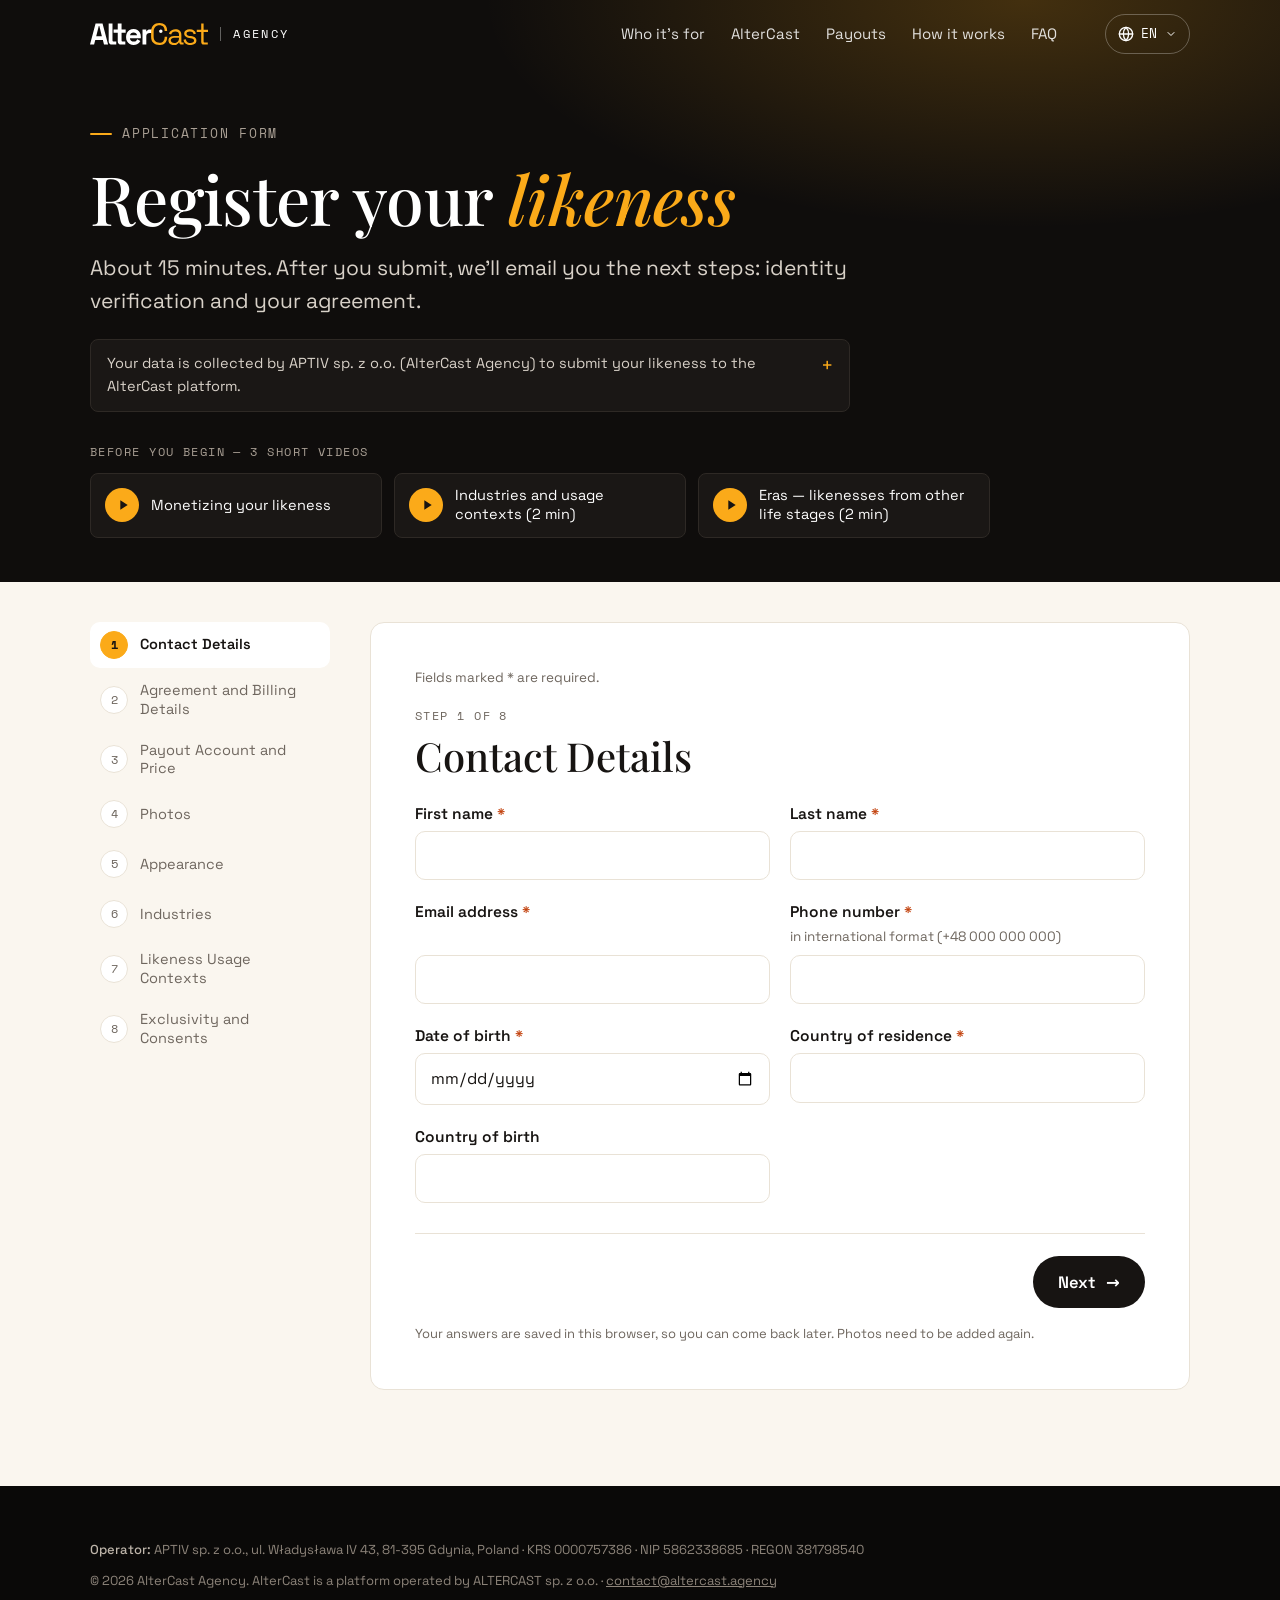
<file: en/form/index.html>
<!doctype html>
<html lang="en" dir="ltr" data-lang="en" class="no-js">
<head>
<meta charset="utf-8">
<meta name="viewport" content="width=device-width, initial-scale=1, viewport-fit=cover">
<title>Application form — AlterCast Agency</title>
<meta name="description" content="Register your likeness with AlterCast Agency. The form takes about 15 minutes.">
<link rel="canonical" href="https://altercast.agency/en/form/">
<link rel="alternate" hreflang="pl" href="https://altercast.agency/formularz/"><link rel="alternate" hreflang="en" href="https://altercast.agency/en/form/"><link rel="alternate" hreflang="uk" href="https://altercast.agency/ua/anketa/"><link rel="alternate" hreflang="ru" href="https://altercast.agency/ru/anketa/"><link rel="alternate" hreflang="zh-Hans" href="https://altercast.agency/zh/form/"><link rel="alternate" hreflang="ar" href="https://altercast.agency/ar/form/">
<meta name="theme-color" content="#0f0d0c">
<meta property="og:title" content="Application form — AlterCast Agency">
<meta property="og:description" content="Register your likeness with AlterCast Agency. The form takes about 15 minutes.">
<meta property="og:image" content="https://altercast.agency/assets/og-en.png">
<link rel="icon" type="image/svg+xml" href="../../assets/icon.svg">
<link rel="stylesheet" href="../../assets/style.css?v=20261016d">
<link rel="stylesheet" href="../../assets/form.css?v=20261016d">
<link rel="preconnect" href="https://altercast.ai" crossorigin>
</head>
<body class="form-page">
<svg width="0" height="0" style="position:absolute" aria-hidden="true"><symbol id="ac-logo" viewBox="0 0 1104 205"><g fill="var(--logo-wordmark, #231f20)"><path d="M0 201.273L51.9676 3.97577H116.865L168.832 201.273H130.541L119.849 157.788H48.9838L38.2919 201.273H0ZM57.6865 123.497H110.649L86.7784 27.3333H81.8054L57.9351 123.497H57.6865Z"/><path d="M289.675 201.273C280.475 201.273 273.016 198.291 267.297 192.576C261.578 186.861 258.594 179.158 258.594 169.715V90.9455H219.805V61.6242H258.594V3.97577H294.151V61.3758H332.443V90.697H294.151V163.503C294.151 169.218 296.886 171.952 302.108 171.952H329.211V201.273H289.675Z"/><path d="M174.054 61.3758V3.97577H209.611V163.503C209.611 169.218 212.346 171.952 217.568 171.952H244.67V201.273H205.135C195.935 201.273 188.476 198.291 182.757 192.576C177.038 186.861 174.054 179.158 174.054 169.715V61.3758Z"/><path d="M406.789 205C392.865 205 380.681 202.018 369.989 196.055C359.297 190.091 351.092 181.891 345.124 170.958C339.157 160.024 336.173 147.352 336.173 132.691V129.212C336.173 114.551 339.157 101.879 344.876 90.9454C350.594 80.2606 358.8 71.8121 369.492 65.8485C379.935 59.8848 392.119 56.903 406.043 56.903C419.967 56.903 431.654 59.8848 441.849 66.097C452.043 72.3091 460 80.7576 465.47 91.4424C471.189 102.127 473.924 114.8 473.924 128.964V141.139H372.227C372.724 150.83 376.205 158.533 382.919 164.497C389.632 170.461 397.838 173.442 407.784 173.442C417.73 173.442 425.189 171.206 429.665 166.982C434.389 162.758 437.87 157.788 440.357 152.57L469.448 167.727C466.713 172.697 462.984 177.915 458.011 183.63C453.038 189.345 446.324 194.315 438.119 198.291C429.913 202.267 419.221 204.255 406.54 204.255L406.789 205ZM372.724 115.297H438.119C437.373 107.097 434.14 100.636 428.421 95.9151C422.703 90.9454 415.243 88.7091 406.043 88.7091C396.843 88.7091 388.886 91.1939 383.167 95.9151C377.449 100.885 373.967 107.345 372.724 115.297Z"/><path d="M489.34 201.273V61.3758H524.4V77.0303H529.373C531.362 71.3152 534.843 67.3394 539.567 64.6061C544.292 61.8727 550.011 60.6303 556.227 60.6303H580.346V92.1879H555.73C546.778 92.1879 539.319 94.6727 533.351 99.3939C527.632 104.115 524.649 111.57 524.649 121.509V201.024H489.092L489.34 201.273Z"/><path d="M659.914 92.6848C668.702 92.6848 675.827 85.5648 675.827 76.7818C675.827 67.9988 668.702 60.8788 659.914 60.8788C651.125 60.8788 644 67.9988 644 76.7818C644 85.5648 651.125 92.6848 659.914 92.6848Z"/></g><g fill="var(--logo-accent, #fbaa19)"><path d="M646.486 205C622.865 205 604.216 198.291 590.292 184.624C576.367 170.958 569.405 151.079 569.405 124.988V80.0121C569.405 53.9212 576.367 34.0424 590.292 20.3758C604.216 6.70909 622.865 0 646.486 0C670.108 0 687.762 6.46061 700.194 19.3818C712.627 32.303 718.843 50.1939 718.843 72.5576V74.0485H695.47V71.8121C695.47 56.903 691.492 44.7273 683.535 35.2848C675.578 25.8424 663.146 21.1212 646.486 21.1212C629.827 21.1212 616.649 26.3394 607.2 36.5273C597.751 46.7151 593.027 61.1273 593.027 79.5152V125.733C593.027 144.121 597.751 158.533 607.2 168.721C616.649 178.909 629.578 184.127 646.486 184.127C663.394 184.127 675.578 179.406 683.535 169.964C691.492 160.521 695.47 148.345 695.47 133.436V128.964H718.843V132.691C718.843 155.303 712.627 172.945 700.194 185.867C687.762 198.788 669.859 205.248 646.486 205.248V205Z"/><path d="M782.497 205C772.8 205 764.097 203.261 756.389 200.03C748.432 196.552 742.216 191.83 737.74 185.37C733.265 178.909 731.027 171.206 731.027 162.012C731.027 152.818 733.265 144.867 737.74 138.655C742.216 132.442 748.432 127.97 756.389 124.739C764.346 121.758 773.048 120.018 782.994 120.018H829.492V109.83C829.492 100.139 826.508 92.4364 820.789 86.7212C815.07 81.0061 806.616 78.2727 795.178 78.2727C783.74 78.2727 775.535 81.0061 769.319 86.2242C763.103 91.6909 758.876 98.6485 756.638 107.842L735.751 101.133C737.989 93.4303 741.47 86.4727 746.443 80.2606C751.416 74.0485 757.881 68.8303 766.086 65.103C774.292 61.3758 783.989 59.3879 795.427 59.3879C813.081 59.3879 826.757 63.8606 836.703 73.0545C846.4 82.2485 851.373 94.9212 851.373 111.57V173.939C851.373 179.655 854.108 182.388 859.33 182.388H872.011V201.273H852.616C846.4 201.273 841.427 199.533 837.697 196.055C833.967 192.576 831.978 187.855 831.978 182.139V180.648H828.497C826.508 184.127 823.773 187.855 820.292 191.83C816.811 195.806 812.086 198.788 806.119 201.521C800.151 204.006 792.194 205.248 782.746 205.248L782.497 205ZM784.984 185.867C798.162 185.867 808.854 181.891 817.059 174.188C825.265 166.485 829.243 155.552 829.243 141.388V138.406H783.492C774.54 138.406 767.33 140.394 761.611 144.121C755.892 147.848 752.908 153.812 752.908 161.515C752.908 169.218 755.892 175.182 761.859 179.655C767.827 184.127 775.535 186.115 784.735 186.115L784.984 185.867Z"/><path d="M936.411 205C919.254 205 904.832 201.024 893.146 193.073C881.459 185.121 874.249 172.697 871.762 155.552L892.897 150.83C894.389 159.776 897.124 166.982 901.351 172.2C905.578 177.418 910.551 181.145 916.768 183.133C922.984 185.37 929.449 186.364 936.411 186.364C946.854 186.364 954.811 184.376 961.027 180.152C967.243 175.927 969.978 170.461 969.978 163.503C969.978 156.545 966.995 151.327 961.276 148.345C955.557 145.364 947.6 143.127 937.654 141.139L925.968 139.152C917.016 137.661 909.059 135.176 901.6 132.194C894.141 129.212 888.422 124.739 884.195 119.273C879.968 113.806 877.73 107.097 877.73 98.6485C877.73 86.2243 882.454 76.5333 892.151 69.5758C901.849 62.6182 914.53 59.1394 930.195 59.1394C945.859 59.1394 958.541 62.6182 968.238 69.8242C977.935 76.7818 984.151 86.7212 986.886 99.6424L966 105.109C964.259 95.1697 960.281 88.2121 953.816 84.2364C947.351 80.2606 939.643 78.2727 930.195 78.2727C920.746 78.2727 913.286 80.0121 907.816 83.4909C902.346 86.9697 899.611 92.1879 899.611 98.897C899.611 105.606 902.097 110.327 907.319 113.309C912.541 116.291 919.503 118.776 927.957 120.267L939.643 122.255C949.341 123.994 958.292 126.23 966 129.212C973.708 132.194 979.924 136.418 984.649 141.636C989.373 146.855 991.611 154.309 991.611 163.006C991.611 176.424 986.638 186.861 976.443 194.315C966.497 201.77 952.822 205.249 935.914 205.249L936.411 205Z"/><path d="M1060.98 201.273C1053.03 201.273 1047.06 199.036 1042.83 194.812C1038.61 190.588 1036.37 184.624 1036.37 177.17V82.9939H994.843V63.6121H1036.37V3.97577H1058.75V63.3636H1103.75V82.7455H1058.75V173.442C1058.75 179.158 1061.48 181.891 1066.95 181.891H1097.78V201.024H1061.23L1060.98 201.273Z"/></g></symbol></svg>
<a class="skip" href="#main">Skip to content</a>
<header class="site-header is-solid">
  <div class="wrap">
    <a class="brand" href="../../en/" aria-label="AlterCast Agency"><svg viewBox="0 0 1104 205" role="img" aria-label="AlterCast"><use href="#ac-logo"/></svg><span class="brand-tag">Agency</span></a>
    <nav class="nav" aria-label="Main"><a href="../../en/#for-whom">Who it's for</a><a href="../../en/#altercast">AlterCast</a><a href="../../en/#payouts">Payouts</a><a href="../../en/#how-it-works">How it works</a><a href="../../en/#faq">FAQ</a></nav>
    <div class="header-actions"><details class="lang-menu"><summary aria-label="Page language: English"><svg class="lm-globe" viewBox="0 0 24 24" fill="none" stroke="currentColor" stroke-width="2" stroke-linecap="round" stroke-linejoin="round" aria-hidden="true"><circle cx="12" cy="12" r="10"/><path d="M12 2a14.5 14.5 0 0 0 0 20 14.5 14.5 0 0 0 0-20"/><path d="M2 12h20"/></svg><span lang="en">EN</span><svg class="lm-chev" viewBox="0 0 24 24" fill="none" stroke="currentColor" stroke-width="2" stroke-linecap="round" stroke-linejoin="round" aria-hidden="true"><path d="m6 9 6 6 6-6"/></svg></summary><nav class="lang-list" aria-label="Page language"><a href="../../formularz/" hreflang="pl" lang="pl"><span>Polski</span><span class="lc">PL</span></a><a href="../../en/form/" hreflang="en" lang="en" aria-current="true"><span>English</span><span class="lc">EN</span></a><a href="../../ua/anketa/" hreflang="uk" lang="uk"><span>Українська</span><span class="lc">UA</span></a><a href="../../ru/anketa/" hreflang="ru" lang="ru"><span>Русский</span><span class="lc">RU</span></a><a href="../../zh/form/" hreflang="zh-Hans" lang="zh-Hans"><span>简体中文</span><span class="lc">ZH</span></a><a href="../../ar/form/" hreflang="ar" lang="ar"><span>العربية</span><span class="lc">AR</span></a></nav></details></div>
    <button class="menu-btn" type="button" aria-expanded="false" aria-controls="mobile-panel" aria-label="Menu"><svg viewBox="0 0 24 24" fill="none" stroke="currentColor" stroke-width="2" stroke-linecap="round" stroke-linejoin="round" aria-hidden="true"><line x1="4" x2="20" y1="6" y2="6"/><line x1="4" x2="20" y1="12" y2="12"/><line x1="4" x2="20" y1="18" y2="18"/></svg></button>
  </div>
  <div class="mobile-panel" id="mobile-panel"><a class="m-link" href="../../en/#for-whom">Who it's for</a><a class="m-link" href="../../en/#altercast">What is AlterCast</a><a class="m-link" href="../../en/#payouts">Payouts without Stripe</a><a class="m-link" href="../../en/#how-it-works">How it works</a><a class="m-link" href="../../en/#faq">FAQ</a></div>
</header>
<main id="main">
  <section class="form-hero">
    <div class="wrap">
      <span class="eyebrow">Application form</span>
      <h1 class="h2 form-h1">Register your <em>likeness</em></h1>
      <p class="lead">About 15 minutes. After you submit, we&#x27;ll email you the next steps: identity verification and your agreement.</p>
      <details class="form-about"><summary>Your data is collected by APTIV sp. z o.o. (AlterCast Agency) to submit your likeness to the AlterCast platform.</summary><p>The agency uses this information to create and manage your profile on altercast.ai, so you don&#x27;t need your own Stripe account. It covers the same information as onboarding on altercast.ai: contact details, agreement data, payout account, appearance, industries, usage contexts and consents. It takes about 15 minutes.</p></details>
      <p class="videos-label">Before you begin — 3 short videos</p>
      <div class="video-cards"><a class="video-card" href="https://vimeo.com/1225124772" target="_blank" rel="noopener"><span class="vc-play" aria-hidden="true"><svg viewBox="0 0 24 24"><path d="M8 5v14l11-7z" fill="currentColor"/></svg></span><span class="vc-text">Monetizing your likeness</span></a><a class="video-card" href="https://vimeo.com/1225124769" target="_blank" rel="noopener"><span class="vc-play" aria-hidden="true"><svg viewBox="0 0 24 24"><path d="M8 5v14l11-7z" fill="currentColor"/></svg></span><span class="vc-text">Industries and usage contexts (2 min)</span></a><a class="video-card" href="https://vimeo.com/1225124770" target="_blank" rel="noopener"><span class="vc-play" aria-hidden="true"><svg viewBox="0 0 24 24"><path d="M8 5v14l11-7z" fill="currentColor"/></svg></span><span class="vc-text">Eras — likenesses from other life stages (2 min)</span></a></div>
    </div>
  </section>
  <section class="form-wrap">
    <div class="wrap form-grid">
      <aside class="stepper" aria-label="Step  of 8"><ol><li data-step-dot="1"><span class="sd-n">1</span><span class="sd-t">Contact Details</span></li><li data-step-dot="2"><span class="sd-n">2</span><span class="sd-t">Agreement and Billing Details</span></li><li data-step-dot="3"><span class="sd-n">3</span><span class="sd-t">Payout Account and Price</span></li><li data-step-dot="4"><span class="sd-n">4</span><span class="sd-t">Photos</span></li><li data-step-dot="5"><span class="sd-n">5</span><span class="sd-t">Appearance</span></li><li data-step-dot="6"><span class="sd-n">6</span><span class="sd-t">Industries</span></li><li data-step-dot="7"><span class="sd-n">7</span><span class="sd-t">Likeness Usage Contexts</span></li><li data-step-dot="8"><span class="sd-n">8</span><span class="sd-t">Exclusivity and Consents</span></li></ol></aside>
      <div class="form-col">
        <div class="progress" aria-hidden="true"><span class="progress-bar"></span></div>
        <div class="draft-note" hidden><span class="dn-text"></span> <button type="button" class="link-btn" data-draft-clear>Start over</button></div>
        <form id="ac-form" class="form-card" novalidate>
          <p class="req-legend">Fields marked * are required.</p>
          <div class="hp" aria-hidden="true"><label>Website <input type="text" name="website" tabindex="-1" autocomplete="off"></label></div>
          <section class="fstep" data-step="1" aria-labelledby="st1"><p class="step-count">Step 1 of 8</p><h2 class="step-title" id="st1" tabindex="-1">Contact Details</h2><div class="step-fields"><div class="field" data-q="2" data-ty="0" data-title="First name" data-req="1"><label class="f-label" for="q2">First name <span class="req" aria-hidden="true">*</span></label><input class="input" id="q2" name="q2" type="text" autocomplete="given-name" required aria-describedby="q2-err"><p class="f-err" id="q2-err" role="alert"></p></div><div class="field" data-q="3" data-ty="0" data-title="Last name" data-req="1"><label class="f-label" for="q3">Last name <span class="req" aria-hidden="true">*</span></label><input class="input" id="q3" name="q3" type="text" autocomplete="family-name" required aria-describedby="q3-err"><p class="f-err" id="q3-err" role="alert"></p></div><div class="field" data-q="4" data-ty="0" data-title="Email address" data-req="1"><label class="f-label" for="q4">Email address <span class="req" aria-hidden="true">*</span></label><input class="input" id="q4" name="q4" type="email" autocomplete="email" required aria-describedby="q4-err"><p class="f-err" id="q4-err" role="alert"></p></div><div class="field" data-q="5" data-ty="0" data-title="Phone number" data-req="1"><label class="f-label" for="q5">Phone number <span class="req" aria-hidden="true">*</span></label><p class="f-help" id="q5-help">in international format (+48 000 000 000)</p><input class="input" id="q5" name="q5" type="tel" autocomplete="tel" required aria-describedby="q5-help q5-err"><p class="f-err" id="q5-err" role="alert"></p></div><div class="field" data-q="6" data-ty="9" data-title="Date of birth" data-req="1"><label class="f-label" for="q6">Date of birth <span class="req" aria-hidden="true">*</span></label><input class="input" id="q6" name="q6" type="date" autocomplete="bday" required aria-describedby="q6-err"><p class="f-err" id="q6-err" role="alert"></p></div><div class="field" data-q="7" data-ty="0" data-title="Country of residence" data-req="1"><label class="f-label" for="q7">Country of residence <span class="req" aria-hidden="true">*</span></label><input class="input" id="q7" name="q7" type="text" autocomplete="country-name" required aria-describedby="q7-err"><p class="f-err" id="q7-err" role="alert"></p></div><div class="field" data-q="8" data-ty="0" data-title="Country of birth"><label class="f-label" for="q8">Country of birth</label><input class="input" id="q8" name="q8" type="text" autocomplete="off" aria-describedby="q8-err"><p class="f-err" id="q8-err" role="alert"></p></div></div></section><section class="fstep" data-step="2" aria-labelledby="st2" hidden><p class="step-count">Step 2 of 8</p><h2 class="step-title" id="st2" tabindex="-1">Agreement and Billing Details</h2><p class="step-desc">This information will be used in the licensing agreement and accounting documents.</p><div class="step-fields"><fieldset class="field" data-q="10" data-ty="2" data-title="I am licensing my likeness as" data-req="1" aria-describedby="q10-err"><legend class="f-label">I am licensing my likeness as <span class="req" aria-hidden="true">*</span></legend><div class="choices"><label class="choice" for="q10_0"><input type="radio" id="q10_0" name="q10" value="Private individual (no company)"><span class="c-box" aria-hidden="true"></span><span class="c-text">Private individual (no company)</span></label><label class="choice" for="q10_1"><input type="radio" id="q10_1" name="q10" value="Registered business (sole trader / company)" data-flag="company"><span class="c-box" aria-hidden="true"></span><span class="c-text">Registered business (sole trader / company)</span></label></div><p class="f-err" id="q10-err" role="alert"></p></fieldset><div class="field" data-q="11" data-ty="0" data-title="Street address" data-req="1"><label class="f-label" for="q11">Street address <span class="req" aria-hidden="true">*</span></label><input class="input" id="q11" name="q11" type="text" autocomplete="address-line1" required aria-describedby="q11-err"><p class="f-err" id="q11-err" role="alert"></p></div><div class="field" data-q="12" data-ty="0" data-title="Building / Apartment number" data-req="1"><label class="f-label" for="q12">Building / Apartment number <span class="req" aria-hidden="true">*</span></label><input class="input" id="q12" name="q12" type="text" autocomplete="address-line2" required aria-describedby="q12-err"><p class="f-err" id="q12-err" role="alert"></p></div><div class="field" data-q="13" data-ty="0" data-title="Postal code / ZIP code" data-req="1"><label class="f-label" for="q13">Postal code / ZIP code <span class="req" aria-hidden="true">*</span></label><input class="input" id="q13" name="q13" type="text" autocomplete="postal-code" required aria-describedby="q13-err"><p class="f-err" id="q13-err" role="alert"></p></div><div class="field" data-q="14" data-ty="0" data-title="City" data-req="1"><label class="f-label" for="q14">City <span class="req" aria-hidden="true">*</span></label><input class="input" id="q14" name="q14" type="text" autocomplete="address-level2" required aria-describedby="q14-err"><p class="f-err" id="q14-err" role="alert"></p></div><div class="field" data-q="15" data-ty="0" data-title="Country (registered / billing address)" data-req="1"><label class="f-label" for="q15">Country (registered / billing address) <span class="req" aria-hidden="true">*</span></label><input class="input" id="q15" name="q15" type="text" autocomplete="country-name" required aria-describedby="q15-err"><p class="f-err" id="q15-err" role="alert"></p></div><div class="field" data-q="16" data-ty="0" data-title="PESEL / National ID number" data-req="1"><label class="f-label" for="q16">PESEL / National ID number <span class="req" aria-hidden="true">*</span></label><input class="input" id="q16" name="q16" type="text" autocomplete="off" required aria-describedby="q16-err"><p class="f-err" id="q16-err" role="alert"></p></div><div class="field" data-q="17" data-ty="0" data-title="ID card or passport series and number" data-req="1"><label class="f-label" for="q17">ID card or passport series and number <span class="req" aria-hidden="true">*</span></label><p class="f-help" id="q17-help">Required for the legal agreement. We do not ask for an image or scan of your document.</p><input class="input" id="q17" name="q17" type="text" autocomplete="off" required aria-describedby="q17-help q17-err"><p class="f-err" id="q17-err" role="alert"></p></div><div class="field" data-q="18" data-ty="0" data-title="Document issuing country" data-req="1"><label class="f-label" for="q18">Document issuing country <span class="req" aria-hidden="true">*</span></label><input class="input" id="q18" name="q18" type="text" autocomplete="off" required aria-describedby="q18-err"><p class="f-err" id="q18-err" role="alert"></p></div><div class="field" data-q="19" data-ty="0" data-title="Tax residency country" data-req="1"><label class="f-label" for="q19">Tax residency country <span class="req" aria-hidden="true">*</span></label><p class="f-help" id="q19-help">Leave the same as your address country unless you pay taxes in a different jurisdiction.</p><input class="input" id="q19" name="q19" type="text" autocomplete="off" required aria-describedby="q19-help q19-err"><p class="f-err" id="q19-err" role="alert"></p></div><div class="field is-company" data-q="20" data-ty="0" data-title="Company name (only if contracting through a business entity)" data-show-if="company"><label class="f-label" for="q20">Company name (only if contracting through a business entity)</label><p class="f-help" id="q20-help">Only fill this in if you contract through a business.</p><input class="input" id="q20" name="q20" type="text" autocomplete="organization" aria-describedby="q20-help q20-err"><p class="f-err" id="q20-err" role="alert"></p></div><div class="field is-company" data-q="21" data-ty="0" data-title="Tax ID / VAT number (only if contracting through a business entity)" data-show-if="company"><label class="f-label" for="q21">Tax ID / VAT number (only if contracting through a business entity)</label><p class="f-help" id="q21-help">Only fill this in if you contract through a business.</p><input class="input" id="q21" name="q21" type="text" autocomplete="off" aria-describedby="q21-help q21-err"><p class="f-err" id="q21-err" role="alert"></p></div></div></section><section class="fstep" data-step="3" aria-labelledby="st3" hidden><p class="step-count">Step 3 of 8</p><h2 class="step-title" id="st3" tabindex="-1">Payout Account and Price</h2><p class="step-desc">We will transfer your licensing royalties to this account.</p><div class="step-fields"><div class="field" data-q="23" data-ty="0" data-title="Account holder name (full name / registered entity name)" data-req="1"><label class="f-label" for="q23">Account holder name (full name / registered entity name) <span class="req" aria-hidden="true">*</span></label><input class="input" id="q23" name="q23" type="text" autocomplete="name" required aria-describedby="q23-err"><p class="f-err" id="q23-err" role="alert"></p></div><div class="field" data-q="24" data-ty="0" data-title="Bank account number (IBAN)" data-req="1"><label class="f-label" for="q24">Bank account number (IBAN) <span class="req" aria-hidden="true">*</span></label><input class="input" id="q24" name="q24" type="text" autocomplete="off" required aria-describedby="q24-err"><p class="f-err" id="q24-err" role="alert"></p></div><div class="field" data-q="25" data-ty="0" data-title="Bank name"><label class="f-label" for="q25">Bank name</label><input class="input" id="q25" name="q25" type="text" autocomplete="off" aria-describedby="q25-err"><p class="f-err" id="q25-err" role="alert"></p></div><div class="field" data-q="26" data-ty="0" data-title="SWIFT / BIC (foreign bank accounts only)"><label class="f-label" for="q26">SWIFT / BIC (foreign bank accounts only)</label><input class="input" id="q26" name="q26" type="text" autocomplete="off" aria-describedby="q26-err"><p class="f-err" id="q26-err" role="alert"></p></div><fieldset class="field" data-q="27" data-ty="2" data-title="Payout currency" data-req="1" aria-describedby="q27-err"><legend class="f-label">Payout currency <span class="req" aria-hidden="true">*</span></legend><div class="choices choices-inline"><label class="choice" for="q27_0"><input type="radio" id="q27_0" name="q27" value="PLN"><span class="c-box" aria-hidden="true"></span><span class="c-text">PLN</span></label><label class="choice" for="q27_1"><input type="radio" id="q27_1" name="q27" value="EUR"><span class="c-box" aria-hidden="true"></span><span class="c-text">EUR</span></label><label class="choice" for="q27_2"><input type="radio" id="q27_2" name="q27" value="USD"><span class="c-box" aria-hidden="true"></span><span class="c-text">USD</span></label></div><p class="f-err" id="q27-err" role="alert"></p></fieldset><fieldset class="field" data-q="28" data-ty="4" data-title="Currencies in which clients can purchase a license" data-req="1" aria-describedby="q28-err"><legend class="f-label">Currencies in which clients can purchase a license <span class="req" aria-hidden="true">*</span></legend><div class="choices choices-inline"><label class="choice" for="q28_0"><input type="checkbox" id="q28_0" name="q28" value="PLN" data-flag="cur-pln"><span class="c-box" aria-hidden="true"></span><span class="c-text">PLN</span></label><label class="choice" for="q28_1"><input type="checkbox" id="q28_1" name="q28" value="EUR" data-flag="cur-eur"><span class="c-box" aria-hidden="true"></span><span class="c-text">EUR</span></label><label class="choice" for="q28_2"><input type="checkbox" id="q28_2" name="q28" value="USD" data-flag="cur-usd"><span class="c-box" aria-hidden="true"></span><span class="c-text">USD</span></label></div><p class="f-err" id="q28-err" role="alert"></p></fieldset><div class="field is-price" data-q="29" data-ty="0" data-title="Base license price in PLN" data-req="1" data-price="1" data-show-if="cur-pln"><label class="f-label" for="q29">Base license price in PLN <span class="req" aria-hidden="true">*</span></label><p class="f-help" id="q29-help">A 12-month license with TV, digital and print rights. The client pays 25% more (agency commission).</p><input class="input" id="q29" name="q29" type="text" autocomplete="off" inputmode="decimal" required aria-describedby="q29-help q29-err"><p class="f-err" id="q29-err" role="alert"></p></div><div class="field is-price" data-q="30" data-ty="0" data-title="Base license price in EUR" data-req="1" data-price="1" data-show-if="cur-eur"><label class="f-label" for="q30">Base license price in EUR <span class="req" aria-hidden="true">*</span></label><p class="f-help" id="q30-help">A 12-month license with TV, digital and print rights. The client pays 25% more (agency commission).</p><input class="input" id="q30" name="q30" type="text" autocomplete="off" inputmode="decimal" required aria-describedby="q30-help q30-err"><p class="f-err" id="q30-err" role="alert"></p></div><div class="field is-price" data-q="31" data-ty="0" data-title="Base license price in USD" data-req="1" data-price="1" data-show-if="cur-usd"><label class="f-label" for="q31">Base license price in USD <span class="req" aria-hidden="true">*</span></label><p class="f-help" id="q31-help">A 12-month license with TV, digital and print rights. The client pays 25% more (agency commission).</p><input class="input" id="q31" name="q31" type="text" autocomplete="off" inputmode="decimal" required aria-describedby="q31-help q31-err"><p class="f-err" id="q31-err" role="alert"></p></div></div></section><section class="fstep" data-step="4" aria-labelledby="st4" hidden><p class="step-count">Step 4 of 8</p><h2 class="step-title" id="st4" tabindex="-1">Photos</h2><p class="step-desc">We require three headshots: front-facing, 45-degree angle, and full profile. Bright, uniform lighting, solid background, no sunglasses or headwear, neutral facial expression.</p><div class="step-fields"><fieldset class="field" data-q="33" data-ty="2" data-title="How will you provide your photos?" data-req="1" aria-describedby="q33-err"><legend class="f-label">How will you provide your photos? <span class="req" aria-hidden="true">*</span></legend><div class="choices choices-long"><label class="choice" for="q33_0"><input type="radio" id="q33_0" name="q33" value="I will upload them in the question below" data-flag="photo-upload"><span class="c-box" aria-hidden="true"></span><span class="c-text">I will upload them in the question below</span></label><label class="choice" for="q33_1"><input type="radio" id="q33_1" name="q33" value="I will send a link (WeTransfer / Google Drive)" data-flag="photo-link"><span class="c-box" aria-hidden="true"></span><span class="c-text">I will send a link (WeTransfer / Google Drive)</span></label><label class="choice" for="q33_2"><input type="radio" id="q33_2" name="q33" value="We will shoot them on-site with the AlterCast team"><span class="c-box" aria-hidden="true"></span><span class="c-text">We will shoot them on-site with the AlterCast team</span></label></div><p class="f-err" id="q33-err" role="alert"></p></fieldset><div class="field" data-q="34" data-ty="0" data-title="Photo link (if providing via link)" data-show-if="photo-link"><label class="f-label" for="q34">Photo link (if providing via link)</label><input class="input" id="q34" name="q34" type="url" autocomplete="off" aria-describedby="q34-err"><p class="f-err" id="q34-err" role="alert"></p></div><div class="photo-row" data-show-if="photo-upload"><div class="field photo-field" data-q="35" data-ty="13" data-title="Front facing photo"><span class="f-label" id="q35-lbl">Front facing photo</span><label class="dropzone" for="q35"><input class="photo-input" id="q35" name="q35" type="file" accept="image/jpeg,image/png,image/webp,image/heic,image/heif" aria-describedby="q35-err"><span class="dz-empty"><span class="dz-icon" aria-hidden="true"><svg viewBox="0 0 24 24" fill="none" stroke="currentColor" stroke-width="1.8" stroke-linecap="round" stroke-linejoin="round"><path d="M14.5 4h-5L7 7H4a2 2 0 0 0-2 2v9a2 2 0 0 0 2 2h16a2 2 0 0 0 2-2V9a2 2 0 0 0-2-2h-3l-2.5-3z"/><circle cx="12" cy="13" r="3"/></svg></span><span class="dz-pick">Choose a photo</span><span class="dz-drop">or drag it here</span></span><span class="dz-preview"><img alt=""><span class="dz-actions"><span class="dz-change">Change</span><button type="button" class="dz-remove">Remove</button></span></span></label><p class="f-err" id="q35-err" role="alert"></p></div><div class="field photo-field" data-q="36" data-ty="13" data-title="45-degree angle photo"><span class="f-label" id="q36-lbl">45-degree angle photo</span><label class="dropzone" for="q36"><input class="photo-input" id="q36" name="q36" type="file" accept="image/jpeg,image/png,image/webp,image/heic,image/heif" aria-describedby="q36-err"><span class="dz-empty"><span class="dz-icon" aria-hidden="true"><svg viewBox="0 0 24 24" fill="none" stroke="currentColor" stroke-width="1.8" stroke-linecap="round" stroke-linejoin="round"><path d="M14.5 4h-5L7 7H4a2 2 0 0 0-2 2v9a2 2 0 0 0 2 2h16a2 2 0 0 0 2-2V9a2 2 0 0 0-2-2h-3l-2.5-3z"/><circle cx="12" cy="13" r="3"/></svg></span><span class="dz-pick">Choose a photo</span><span class="dz-drop">or drag it here</span></span><span class="dz-preview"><img alt=""><span class="dz-actions"><span class="dz-change">Change</span><button type="button" class="dz-remove">Remove</button></span></span></label><p class="f-err" id="q36-err" role="alert"></p></div><div class="field photo-field" data-q="37" data-ty="13" data-title="Sideways photo"><span class="f-label" id="q37-lbl">Sideways photo</span><label class="dropzone" for="q37"><input class="photo-input" id="q37" name="q37" type="file" accept="image/jpeg,image/png,image/webp,image/heic,image/heif" aria-describedby="q37-err"><span class="dz-empty"><span class="dz-icon" aria-hidden="true"><svg viewBox="0 0 24 24" fill="none" stroke="currentColor" stroke-width="1.8" stroke-linecap="round" stroke-linejoin="round"><path d="M14.5 4h-5L7 7H4a2 2 0 0 0-2 2v9a2 2 0 0 0 2 2h16a2 2 0 0 0 2-2V9a2 2 0 0 0-2-2h-3l-2.5-3z"/><circle cx="12" cy="13" r="3"/></svg></span><span class="dz-pick">Choose a photo</span><span class="dz-drop">or drag it here</span></span><span class="dz-preview"><img alt=""><span class="dz-actions"><span class="dz-change">Change</span><button type="button" class="dz-remove">Remove</button></span></span></label><p class="f-err" id="q37-err" role="alert"></p></div></div></div></section><section class="fstep" data-step="5" aria-labelledby="st5" hidden><p class="step-count">Step 5 of 8</p><h2 class="step-title" id="st5" tabindex="-1">Appearance</h2><p class="step-desc">On our platform, AI reads these traits from photos. Here, please fill them in manually — buyers use them as filters.</p><div class="step-fields"><fieldset class="field" data-q="39" data-ty="2" data-title="Gender" data-req="1" aria-describedby="q39-err"><legend class="f-label">Gender <span class="req" aria-hidden="true">*</span></legend><div class="choices"><label class="choice" for="q39_0"><input type="radio" id="q39_0" name="q39" value="Female"><span class="c-box" aria-hidden="true"></span><span class="c-text">Female</span></label><label class="choice" for="q39_1"><input type="radio" id="q39_1" name="q39" value="Male"><span class="c-box" aria-hidden="true"></span><span class="c-text">Male</span></label><label class="choice" for="q39_2"><input type="radio" id="q39_2" name="q39" value="Other / Prefer not to say"><span class="c-box" aria-hidden="true"></span><span class="c-text">Other / Prefer not to say</span></label></div><p class="f-err" id="q39-err" role="alert"></p></fieldset><div class="field" data-q="40" data-ty="0" data-title="Hair color" data-req="1"><label class="f-label" for="q40">Hair color <span class="req" aria-hidden="true">*</span></label><p class="f-help" id="q40-help">e.g., dark brown, blonde, black, red, gray</p><input class="input" id="q40" name="q40" type="text" autocomplete="off" required aria-describedby="q40-help q40-err"><p class="f-err" id="q40-err" role="alert"></p></div><div class="field" data-q="41" data-ty="0" data-title="Eye color" data-req="1"><label class="f-label" for="q41">Eye color <span class="req" aria-hidden="true">*</span></label><p class="f-help" id="q41-help">e.g., brown, blue, green, hazel</p><input class="input" id="q41" name="q41" type="text" autocomplete="off" required aria-describedby="q41-help q41-err"><p class="f-err" id="q41-err" role="alert"></p></div><fieldset class="field" data-q="42" data-ty="2" data-title="Body build" data-req="1" aria-describedby="q42-err"><legend class="f-label">Body build <span class="req" aria-hidden="true">*</span></legend><div class="choices choices-inline"><label class="choice" for="q42_0"><input type="radio" id="q42_0" name="q42" value="Slim"><span class="c-box" aria-hidden="true"></span><span class="c-text">Slim</span></label><label class="choice" for="q42_1"><input type="radio" id="q42_1" name="q42" value="Average"><span class="c-box" aria-hidden="true"></span><span class="c-text">Average</span></label><label class="choice" for="q42_2"><input type="radio" id="q42_2" name="q42" value="Athletic"><span class="c-box" aria-hidden="true"></span><span class="c-text">Athletic</span></label><label class="choice" for="q42_3"><input type="radio" id="q42_3" name="q42" value="Plus-size / Stocky"><span class="c-box" aria-hidden="true"></span><span class="c-text">Plus-size / Stocky</span></label></div><p class="f-err" id="q42-err" role="alert"></p></fieldset><div class="field" data-q="43" data-ty="0" data-title="Appearance / Ethnic type"><label class="f-label" for="q43">Appearance / Ethnic type</label><p class="f-help" id="q43-help">e.g., European / Caucasian, Asian, African, Hispanic / Latino, Mixed</p><input class="input" id="q43" name="q43" type="text" autocomplete="off" aria-describedby="q43-help q43-err"><p class="f-err" id="q43-err" role="alert"></p></div><div class="field" data-q="44" data-ty="0" data-title="Skin tone"><label class="f-label" for="q44">Skin tone</label><p class="f-help" id="q44-help">e.g., Fair, Light, Medium, Olive, Deep</p><input class="input" id="q44" name="q44" type="text" autocomplete="off" aria-describedby="q44-help q44-err"><p class="f-err" id="q44-err" role="alert"></p></div><fieldset class="field" data-q="45" data-ty="2" data-title="Hair length" aria-describedby="q45-err"><legend class="f-label">Hair length</legend><div class="choices choices-inline"><label class="choice" for="q45_0"><input type="radio" id="q45_0" name="q45" value="Short"><span class="c-box" aria-hidden="true"></span><span class="c-text">Short</span></label><label class="choice" for="q45_1"><input type="radio" id="q45_1" name="q45" value="Medium"><span class="c-box" aria-hidden="true"></span><span class="c-text">Medium</span></label><label class="choice" for="q45_2"><input type="radio" id="q45_2" name="q45" value="Long"><span class="c-box" aria-hidden="true"></span><span class="c-text">Long</span></label><label class="choice" for="q45_3"><input type="radio" id="q45_3" name="q45" value="None / Shaved head"><span class="c-box" aria-hidden="true"></span><span class="c-text">None / Shaved head</span></label></div><p class="f-err" id="q45-err" role="alert"></p></fieldset><fieldset class="field" data-q="46" data-ty="2" data-title="Facial hair" aria-describedby="q46-err"><legend class="f-label">Facial hair</legend><div class="choices"><label class="choice" for="q46_0"><input type="radio" id="q46_0" name="q46" value="Clean-shaven"><span class="c-box" aria-hidden="true"></span><span class="c-text">Clean-shaven</span></label><label class="choice" for="q46_1"><input type="radio" id="q46_1" name="q46" value="Stubble"><span class="c-box" aria-hidden="true"></span><span class="c-text">Stubble</span></label><label class="choice" for="q46_2"><input type="radio" id="q46_2" name="q46" value="Beard"><span class="c-box" aria-hidden="true"></span><span class="c-text">Beard</span></label><label class="choice" for="q46_3"><input type="radio" id="q46_3" name="q46" value="Mustache"><span class="c-box" aria-hidden="true"></span><span class="c-text">Mustache</span></label><label class="choice" for="q46_4"><input type="radio" id="q46_4" name="q46" value="Not applicable"><span class="c-box" aria-hidden="true"></span><span class="c-text">Not applicable</span></label></div><p class="f-err" id="q46-err" role="alert"></p></fieldset><fieldset class="field" data-q="47" data-ty="4" data-title="Archetype / Look (choose the types that best describe your appearance. This will help brands find you faster for their advertising campaigns).
Multiple choices allowed" aria-describedby="q47-err"><legend class="f-label">Archetype / Look (choose the types that best describe your appearance. This will help brands find you faster for their advertising campaigns).<br>Multiple choices allowed</legend><div class="choices"><label class="choice" for="q47_0"><input type="checkbox" id="q47_0" name="q47" value="Aspirational / Glamour"><span class="c-box" aria-hidden="true"></span><span class="c-text">Aspirational / Glamour</span></label><label class="choice" for="q47_1"><input type="checkbox" id="q47_1" name="q47" value="Distinctive / &quot;Character face&quot;"><span class="c-box" aria-hidden="true"></span><span class="c-text">Distinctive / &quot;Character face&quot;</span></label><label class="choice" for="q47_2"><input type="checkbox" id="q47_2" name="q47" value="Corporate / Business"><span class="c-box" aria-hidden="true"></span><span class="c-text">Corporate / Business</span></label><label class="choice" for="q47_3"><input type="checkbox" id="q47_3" name="q47" value="Alternative / Edgy"><span class="c-box" aria-hidden="true"></span><span class="c-text">Alternative / Edgy</span></label><label class="choice" for="q47_4"><input type="checkbox" id="q47_4" name="q47" value="Approachable / Lifestyle"><span class="c-box" aria-hidden="true"></span><span class="c-text">Approachable / Lifestyle</span></label><label class="choice" for="q47_5"><input type="checkbox" id="q47_5" name="q47" value="Luxury / Premium"><span class="c-box" aria-hidden="true"></span><span class="c-text">Luxury / Premium</span></label><label class="choice" for="q47_6"><input type="checkbox" id="q47_6" name="q47" value="Natural / &quot;Everyday neighbor&quot;"><span class="c-box" aria-hidden="true"></span><span class="c-text">Natural / &quot;Everyday neighbor&quot;</span></label><label class="choice" for="q47_7"><input type="checkbox" id="q47_7" name="q47" value="Everyman"><span class="c-box" aria-hidden="true"></span><span class="c-text">Everyman</span></label><label class="choice" for="q47_8"><input type="checkbox" id="q47_8" name="q47" value="Tough / Intimidating"><span class="c-box" aria-hidden="true"></span><span class="c-text">Tough / Intimidating</span></label><label class="choice" for="q47_9"><input type="checkbox" id="q47_9" name="q47" value="Fatigued / &quot;World-weary&quot;"><span class="c-box" aria-hidden="true"></span><span class="c-text">Fatigued / &quot;World-weary&quot;</span></label></div><p class="f-err" id="q47-err" role="alert"></p></fieldset></div></section><section class="fstep" data-step="6" aria-labelledby="st6" hidden><p class="step-count">Step 6 of 8</p><h2 class="step-title" id="st6" tabindex="-1">Industries</h2><p class="step-desc">Select the industries in which you allow your likeness to be used. An unchecked industry means no consent. Video: <a href="https://vimeo.com/1225124769" target="_blank" rel="noopener">https://vimeo.com/1225124769</a></p><div class="step-fields"><fieldset class="field" data-q="49" data-ty="4" data-title="Industries in which I consent to appear" data-req="1" aria-describedby="q49-err"><legend class="f-label">Industries in which I consent to appear <span class="req" aria-hidden="true">*</span></legend><div class="choice-tools"><button type="button" class="link-btn" data-select-all="q49">Select all</button><button type="button" class="link-btn" data-clear-all="q49">Clear all</button></div><div class="choices"><label class="choice" for="q49_0"><input type="checkbox" id="q49_0" name="q49" value="Automotive"><span class="c-box" aria-hidden="true"></span><span class="c-text">Automotive</span></label><label class="choice" for="q49_1"><input type="checkbox" id="q49_1" name="q49" value="Beauty"><span class="c-box" aria-hidden="true"></span><span class="c-text">Beauty</span></label><label class="choice" for="q49_2"><input type="checkbox" id="q49_2" name="q49" value="E-commerce"><span class="c-box" aria-hidden="true"></span><span class="c-text">E-commerce</span></label><label class="choice" for="q49_3"><input type="checkbox" id="q49_3" name="q49" value="Education"><span class="c-box" aria-hidden="true"></span><span class="c-text">Education</span></label><label class="choice" for="q49_4"><input type="checkbox" id="q49_4" name="q49" value="Entertainment"><span class="c-box" aria-hidden="true"></span><span class="c-text">Entertainment</span></label><label class="choice" for="q49_5"><input type="checkbox" id="q49_5" name="q49" value="Fashion"><span class="c-box" aria-hidden="true"></span><span class="c-text">Fashion</span></label><label class="choice" for="q49_6"><input type="checkbox" id="q49_6" name="q49" value="Finance"><span class="c-box" aria-hidden="true"></span><span class="c-text">Finance</span></label><label class="choice" for="q49_7"><input type="checkbox" id="q49_7" name="q49" value="Food &amp; Beverage"><span class="c-box" aria-hidden="true"></span><span class="c-text">Food &amp; Beverage</span></label><label class="choice" for="q49_8"><input type="checkbox" id="q49_8" name="q49" value="Gaming"><span class="c-box" aria-hidden="true"></span><span class="c-text">Gaming</span></label><label class="choice" for="q49_9"><input type="checkbox" id="q49_9" name="q49" value="Healthcare"><span class="c-box" aria-hidden="true"></span><span class="c-text">Healthcare</span></label><label class="choice" for="q49_10"><input type="checkbox" id="q49_10" name="q49" value="Home &amp; Garden"><span class="c-box" aria-hidden="true"></span><span class="c-text">Home &amp; Garden</span></label><label class="choice" for="q49_11"><input type="checkbox" id="q49_11" name="q49" value="Real Estate"><span class="c-box" aria-hidden="true"></span><span class="c-text">Real Estate</span></label><label class="choice" for="q49_12"><input type="checkbox" id="q49_12" name="q49" value="Retail"><span class="c-box" aria-hidden="true"></span><span class="c-text">Retail</span></label><label class="choice" for="q49_13"><input type="checkbox" id="q49_13" name="q49" value="Services"><span class="c-box" aria-hidden="true"></span><span class="c-text">Services</span></label><label class="choice" for="q49_14"><input type="checkbox" id="q49_14" name="q49" value="Sports"><span class="c-box" aria-hidden="true"></span><span class="c-text">Sports</span></label><label class="choice" for="q49_15"><input type="checkbox" id="q49_15" name="q49" value="Technology"><span class="c-box" aria-hidden="true"></span><span class="c-text">Technology</span></label><label class="choice" for="q49_16"><input type="checkbox" id="q49_16" name="q49" value="Travel"><span class="c-box" aria-hidden="true"></span><span class="c-text">Travel</span></label></div><p class="f-err" id="q49-err" role="alert"></p></fieldset></div></section><section class="fstep" data-step="7" aria-labelledby="st7" hidden><p class="step-count">Step 7 of 8</p><h2 class="step-title" id="st7" tabindex="-1">Likeness Usage Contexts (91 items across 12 categories)</h2><p class="step-desc">In each group, select ONLY those contexts that you DO NOT consent to. Unchecked items are interpreted as granted consent. Restrict only those that are a genuine issue for you — the fewer contexts you reject, the higher your licensing potential. Regardless of your choices, platform-wide prohibitions always apply: pornography, hate speech, political propaganda, and misleading claims.</p><div class="step-fields"><div class="ctx-list"><details class="field ctx-group" data-q="51" data-ty="4" data-title="I DO NOT consent to: Alcohol, nicotine, nightlife &amp; gambling"><summary><span class="ctx-name">Alcohol, nicotine, nightlife &amp; gambling</span><span class="ctx-count" data-none="no restrictions" data-sel="selected">no restrictions</span></summary><fieldset class="ctx-body"><legend class="visually-hidden">I DO NOT consent to: Alcohol, nicotine, nightlife &amp; gambling</legend><p class="ctx-head">I DO NOT consent to:</p><div class="choices choices-no"><label class="choice" for="q51_0"><input type="checkbox" id="q51_0" name="q51" value="Bars, clubs, parties, or nightlife"><span class="c-box" aria-hidden="true"></span><span class="c-text">Bars, clubs, parties, or nightlife</span></label><label class="choice" for="q51_1"><input type="checkbox" id="q51_1" name="q51" value="Casinos, poker, or other gambling games"><span class="c-box" aria-hidden="true"></span><span class="c-text">Casinos, poker, or other gambling games</span></label><label class="choice" for="q51_2"><input type="checkbox" id="q51_2" name="q51" value="Alcohol consumption"><span class="c-box" aria-hidden="true"></span><span class="c-text">Alcohol consumption</span></label><label class="choice" for="q51_3"><input type="checkbox" id="q51_3" name="q51" value="Lotteries or cash sweepstakes"><span class="c-box" aria-hidden="true"></span><span class="c-text">Lotteries or cash sweepstakes</span></label><label class="choice" for="q51_4"><input type="checkbox" id="q51_4" name="q51" value="Smoking or using nicotine products"><span class="c-box" aria-hidden="true"></span><span class="c-text">Smoking or using nicotine products</span></label><label class="choice" for="q51_5"><input type="checkbox" id="q51_5" name="q51" value="Sports betting"><span class="c-box" aria-hidden="true"></span><span class="c-text">Sports betting</span></label></div></fieldset></details><details class="field ctx-group" data-q="52" data-ty="4" data-title="I DO NOT consent to: Attire and body exposure"><summary><span class="ctx-name">Attire and body exposure</span><span class="ctx-count" data-none="no restrictions" data-sel="selected">no restrictions</span></summary><fieldset class="ctx-body"><legend class="visually-hidden">I DO NOT consent to: Attire and body exposure</legend><p class="ctx-head">I DO NOT consent to:</p><div class="choices choices-no"><label class="choice" for="q52_0"><input type="checkbox" id="q52_0" name="q52" value="Body close-ups"><span class="c-box" aria-hidden="true"></span><span class="c-text">Body close-ups</span></label><label class="choice" for="q52_1"><input type="checkbox" id="q52_1" name="q52" value="Fashion or beauty with heavy emphasis on the body"><span class="c-box" aria-hidden="true"></span><span class="c-text">Fashion or beauty with heavy emphasis on the body</span></label><label class="choice" for="q52_2"><input type="checkbox" id="q52_2" name="q52" value="Revealing clothing"><span class="c-box" aria-hidden="true"></span><span class="c-text">Revealing clothing</span></label><label class="choice" for="q52_3"><input type="checkbox" id="q52_3" name="q52" value="Shirtless"><span class="c-box" aria-hidden="true"></span><span class="c-text">Shirtless</span></label><label class="choice" for="q52_4"><input type="checkbox" id="q52_4" name="q52" value="Swimwear"><span class="c-box" aria-hidden="true"></span><span class="c-text">Swimwear</span></label><label class="choice" for="q52_5"><input type="checkbox" id="q52_5" name="q52" value="Underwear / Lingerie"><span class="c-box" aria-hidden="true"></span><span class="c-text">Underwear / Lingerie</span></label></div></fieldset></details><details class="field ctx-group" data-q="53" data-ty="4" data-title="I DO NOT consent to: Culture, nationality, society, and environment"><summary><span class="ctx-name">Culture, nationality, society, and environment</span><span class="ctx-count" data-none="no restrictions" data-sel="selected">no restrictions</span></summary><fieldset class="ctx-body"><legend class="visually-hidden">I DO NOT consent to: Culture, nationality, society, and environment</legend><p class="ctx-head">I DO NOT consent to:</p><div class="choices choices-no"><label class="choice" for="q53_0"><input type="checkbox" id="q53_0" name="q53" value="Charity or social cause campaigns"><span class="c-box" aria-hidden="true"></span><span class="c-text">Charity or social cause campaigns</span></label><label class="choice" for="q53_1"><input type="checkbox" id="q53_1" name="q53" value="Ecology or recycling"><span class="c-box" aria-hidden="true"></span><span class="c-text">Ecology or recycling</span></label><label class="choice" for="q53_2"><input type="checkbox" id="q53_2" name="q53" value="Flags, national symbols, or patriotic contexts"><span class="c-box" aria-hidden="true"></span><span class="c-text">Flags, national symbols, or patriotic contexts</span></label><label class="choice" for="q53_3"><input type="checkbox" id="q53_3" name="q53" value="Poverty or homelessness"><span class="c-box" aria-hidden="true"></span><span class="c-text">Poverty or homelessness</span></label><label class="choice" for="q53_4"><input type="checkbox" id="q53_4" name="q53" value="Green energy"><span class="c-box" aria-hidden="true"></span><span class="c-text">Green energy</span></label><label class="choice" for="q53_5"><input type="checkbox" id="q53_5" name="q53" value="Local or regional focus"><span class="c-box" aria-hidden="true"></span><span class="c-text">Local or regional focus</span></label><label class="choice" for="q53_6"><input type="checkbox" id="q53_6" name="q53" value="Apparel or accessories with patriotic or fan symbolism"><span class="c-box" aria-hidden="true"></span><span class="c-text">Apparel or accessories with patriotic or fan symbolism</span></label><label class="choice" for="q53_7"><input type="checkbox" id="q53_7" name="q53" value="Animal rights"><span class="c-box" aria-hidden="true"></span><span class="c-text">Animal rights</span></label><label class="choice" for="q53_8"><input type="checkbox" id="q53_8" name="q53" value="Sports supporter / fandom context"><span class="c-box" aria-hidden="true"></span><span class="c-text">Sports supporter / fandom context</span></label></div></fieldset></details><details class="field ctx-group" data-q="54" data-ty="4" data-title="I DO NOT consent to: Family, relationships, and intimacy"><summary><span class="ctx-name">Family, relationships, and intimacy</span><span class="ctx-count" data-none="no restrictions" data-sel="selected">no restrictions</span></summary><fieldset class="ctx-body"><legend class="visually-hidden">I DO NOT consent to: Family, relationships, and intimacy</legend><p class="ctx-head">I DO NOT consent to:</p><div class="choices choices-no"><label class="choice" for="q54_0"><input type="checkbox" id="q54_0" name="q54" value="Breakup or relationship conflict"><span class="c-box" aria-hidden="true"></span><span class="c-text">Breakup or relationship conflict</span></label><label class="choice" for="q54_1"><input type="checkbox" id="q54_1" name="q54" value="Dating or romantic scenes"><span class="c-box" aria-hidden="true"></span><span class="c-text">Dating or romantic scenes</span></label><label class="choice" for="q54_2"><input type="checkbox" id="q54_2" name="q54" value="Senior / elder care"><span class="c-box" aria-hidden="true"></span><span class="c-text">Senior / elder care</span></label><label class="choice" for="q54_3"><input type="checkbox" id="q54_3" name="q54" value="Kissing or romantic intimacy"><span class="c-box" aria-hidden="true"></span><span class="c-text">Kissing or romantic intimacy</span></label><label class="choice" for="q54_4"><input type="checkbox" id="q54_4" name="q54" value="Parenthood"><span class="c-box" aria-hidden="true"></span><span class="c-text">Parenthood</span></label><label class="choice" for="q54_5"><input type="checkbox" id="q54_5" name="q54" value="Pregnancy"><span class="c-box" aria-hidden="true"></span><span class="c-text">Pregnancy</span></label><label class="choice" for="q54_6"><input type="checkbox" id="q54_6" name="q54" value="Using dating apps or services"><span class="c-box" aria-hidden="true"></span><span class="c-text">Using dating apps or services</span></label><label class="choice" for="q54_7"><input type="checkbox" id="q54_7" name="q54" value="Weddings or marriage"><span class="c-box" aria-hidden="true"></span><span class="c-text">Weddings or marriage</span></label></div></fieldset></details><details class="field ctx-group" data-q="55" data-ty="4" data-title="I DO NOT consent to: Finance and money"><summary><span class="ctx-name">Finance and money</span><span class="ctx-count" data-none="no restrictions" data-sel="selected">no restrictions</span></summary><fieldset class="ctx-body"><legend class="visually-hidden">I DO NOT consent to: Finance and money</legend><p class="ctx-head">I DO NOT consent to:</p><div class="choices choices-no"><label class="choice" for="q55_0"><input type="checkbox" id="q55_0" name="q55" value="Cryptocurrency investing or usage"><span class="c-box" aria-hidden="true"></span><span class="c-text">Cryptocurrency investing or usage</span></label><label class="choice" for="q55_1"><input type="checkbox" id="q55_1" name="q55" value="Debt, financial distress, or hardships"><span class="c-box" aria-hidden="true"></span><span class="c-text">Debt, financial distress, or hardships</span></label><label class="choice" for="q55_2"><input type="checkbox" id="q55_2" name="q55" value="Get-rich-quick / fast cash promises"><span class="c-box" aria-hidden="true"></span><span class="c-text">Get-rich-quick / fast cash promises</span></label><label class="choice" for="q55_3"><input type="checkbox" id="q55_3" name="q55" value="High net worth or luxury wealth displays"><span class="c-box" aria-hidden="true"></span><span class="c-text">High net worth or luxury wealth displays</span></label><label class="choice" for="q55_4"><input type="checkbox" id="q55_4" name="q55" value="Investing or trading"><span class="c-box" aria-hidden="true"></span><span class="c-text">Investing or trading</span></label><label class="choice" for="q55_5"><input type="checkbox" id="q55_5" name="q55" value="Payday loans, personal loans, or consumer credit"><span class="c-box" aria-hidden="true"></span><span class="c-text">Payday loans, personal loans, or consumer credit</span></label></div></fieldset></details><details class="field ctx-group" data-q="56" data-ty="4" data-title="I DO NOT consent to: Food and animal products"><summary><span class="ctx-name">Food and animal products</span><span class="ctx-count" data-none="no restrictions" data-sel="selected">no restrictions</span></summary><fieldset class="ctx-body"><legend class="visually-hidden">I DO NOT consent to: Food and animal products</legend><p class="ctx-head">I DO NOT consent to:</p><div class="choices choices-no"><label class="choice" for="q56_0"><input type="checkbox" id="q56_0" name="q56" value="Dairy or eggs"><span class="c-box" aria-hidden="true"></span><span class="c-text">Dairy or eggs</span></label><label class="choice" for="q56_1"><input type="checkbox" id="q56_1" name="q56" value="Meat consumption"><span class="c-box" aria-hidden="true"></span><span class="c-text">Meat consumption</span></label><label class="choice" for="q56_2"><input type="checkbox" id="q56_2" name="q56" value="Fast food, confectionery, or energy drinks"><span class="c-box" aria-hidden="true"></span><span class="c-text">Fast food, confectionery, or energy drinks</span></label><label class="choice" for="q56_3"><input type="checkbox" id="q56_3" name="q56" value="Genuine leather or fur"><span class="c-box" aria-hidden="true"></span><span class="c-text">Genuine leather or fur</span></label><label class="choice" for="q56_4"><input type="checkbox" id="q56_4" name="q56" value="Halal or kosher products"><span class="c-box" aria-hidden="true"></span><span class="c-text">Halal or kosher products</span></label><label class="choice" for="q56_5"><input type="checkbox" id="q56_5" name="q56" value="Hunting or fishing"><span class="c-box" aria-hidden="true"></span><span class="c-text">Hunting or fishing</span></label><label class="choice" for="q56_6"><input type="checkbox" id="q56_6" name="q56" value="Pork"><span class="c-box" aria-hidden="true"></span><span class="c-text">Pork</span></label></div></fieldset></details><details class="field ctx-group" data-q="57" data-ty="4" data-title="I DO NOT consent to: Health, appearance, and aesthetic results"><summary><span class="ctx-name">Health, appearance, and aesthetic results</span><span class="ctx-count" data-none="no restrictions" data-sel="selected">no restrictions</span></summary><fieldset class="ctx-body"><legend class="visually-hidden">I DO NOT consent to: Health, appearance, and aesthetic results</legend><p class="ctx-head">I DO NOT consent to:</p><div class="choices choices-no"><label class="choice" for="q57_0"><input type="checkbox" id="q57_0" name="q57" value="Weight loss or body transformation"><span class="c-box" aria-hidden="true"></span><span class="c-text">Weight loss or body transformation</span></label><label class="choice" for="q57_1"><input type="checkbox" id="q57_1" name="q57" value="Body image or appearance insecurities"><span class="c-box" aria-hidden="true"></span><span class="c-text">Body image or appearance insecurities</span></label><label class="choice" for="q57_2"><input type="checkbox" id="q57_2" name="q57" value="&quot;Before and after&quot; transformation effects"><span class="c-box" aria-hidden="true"></span><span class="c-text">&quot;Before and after&quot; transformation effects</span></label><label class="choice" for="q57_3"><input type="checkbox" id="q57_3" name="q57" value="Cosmetic procedures or aesthetic medicine"><span class="c-box" aria-hidden="true"></span><span class="c-text">Cosmetic procedures or aesthetic medicine</span></label><label class="choice" for="q57_4"><input type="checkbox" id="q57_4" name="q57" value="Fertility or fertility treatments"><span class="c-box" aria-hidden="true"></span><span class="c-text">Fertility or fertility treatments</span></label><label class="choice" for="q57_5"><input type="checkbox" id="q57_5" name="q57" value="Health issues and diseases"><span class="c-box" aria-hidden="true"></span><span class="c-text">Health issues and diseases</span></label><label class="choice" for="q57_6"><input type="checkbox" id="q57_6" name="q57" value="Intimate health or embarrassing conditions"><span class="c-box" aria-hidden="true"></span><span class="c-text">Intimate health or embarrassing conditions</span></label><label class="choice" for="q57_7"><input type="checkbox" id="q57_7" name="q57" value="Intimate wellness, contraception, or sexual performance"><span class="c-box" aria-hidden="true"></span><span class="c-text">Intimate wellness, contraception, or sexual performance</span></label><label class="choice" for="q57_8"><input type="checkbox" id="q57_8" name="q57" value="Medical treatment or therapy"><span class="c-box" aria-hidden="true"></span><span class="c-text">Medical treatment or therapy</span></label><label class="choice" for="q57_9"><input type="checkbox" id="q57_9" name="q57" value="Mental health"><span class="c-box" aria-hidden="true"></span><span class="c-text">Mental health</span></label><label class="choice" for="q57_10"><input type="checkbox" id="q57_10" name="q57" value="Medication or supplement use"><span class="c-box" aria-hidden="true"></span><span class="c-text">Medication or supplement use</span></label></div></fieldset></details><details class="field ctx-group" data-q="58" data-ty="4" data-title="I DO NOT consent to: Identity, physical alteration, and likeness modifications"><summary><span class="ctx-name">Identity, physical alteration, and likeness modifications</span><span class="ctx-count" data-none="no restrictions" data-sel="selected">no restrictions</span></summary><fieldset class="ctx-body"><legend class="visually-hidden">I DO NOT consent to: Identity, physical alteration, and likeness modifications</legend><p class="ctx-head">I DO NOT consent to:</p><div class="choices choices-no"><label class="choice" for="q58_0"><input type="checkbox" id="q58_0" name="q58" value="Modifying body parts or proportions"><span class="c-box" aria-hidden="true"></span><span class="c-text">Modifying body parts or proportions</span></label><label class="choice" for="q58_1"><input type="checkbox" id="q58_1" name="q58" value="Altering facial features"><span class="c-box" aria-hidden="true"></span><span class="c-text">Altering facial features</span></label><label class="choice" for="q58_2"><input type="checkbox" id="q58_2" name="q58" value="Gender transition"><span class="c-box" aria-hidden="true"></span><span class="c-text">Gender transition</span></label><label class="choice" for="q58_3"><input type="checkbox" id="q58_3" name="q58" value="Hairstyle or hair color modification"><span class="c-box" aria-hidden="true"></span><span class="c-text">Hairstyle or hair color modification</span></label><label class="choice" for="q58_4"><input type="checkbox" id="q58_4" name="q58" value="Horror, monsters, or macabre special effects makeup"><span class="c-box" aria-hidden="true"></span><span class="c-text">Horror, monsters, or macabre special effects makeup</span></label><label class="choice" for="q58_5"><input type="checkbox" id="q58_5" name="q58" value="LGBTQ+ context"><span class="c-box" aria-hidden="true"></span><span class="c-text">LGBTQ+ context</span></label><label class="choice" for="q58_6"><input type="checkbox" id="q58_6" name="q58" value="Obesity or significant overweight"><span class="c-box" aria-hidden="true"></span><span class="c-text">Obesity or significant overweight</span></label><label class="choice" for="q58_7"><input type="checkbox" id="q58_7" name="q58" value="Substantial body weight or frame alterations"><span class="c-box" aria-hidden="true"></span><span class="c-text">Substantial body weight or frame alterations</span></label><label class="choice" for="q58_8"><input type="checkbox" id="q58_8" name="q58" value="Changing skin tone or ethnic characteristics"><span class="c-box" aria-hidden="true"></span><span class="c-text">Changing skin tone or ethnic characteristics</span></label><label class="choice" for="q58_9"><input type="checkbox" id="q58_9" name="q58" value="Severe underweight or eating disorders"><span class="c-box" aria-hidden="true"></span><span class="c-text">Severe underweight or eating disorders</span></label><label class="choice" for="q58_10"><input type="checkbox" id="q58_10" name="q58" value="Visual age alterations (aging / de-aging)"><span class="c-box" aria-hidden="true"></span><span class="c-text">Visual age alterations (aging / de-aging)</span></label></div></fieldset></details><details class="field ctx-group" data-q="59" data-ty="4" data-title="I DO NOT consent to: Likeness role and manner of use"><summary><span class="ctx-name">Likeness role and manner of use</span><span class="ctx-count" data-none="no restrictions" data-sel="selected">no restrictions</span></summary><fieldset class="ctx-body"><legend class="visually-hidden">I DO NOT consent to: Likeness role and manner of use</legend><p class="ctx-head">I DO NOT consent to:</p><div class="choices choices-no"><label class="choice" for="q59_0"><input type="checkbox" id="q59_0" name="q59" value="Comedic role, parody, or being the subject of mockery"><span class="c-box" aria-hidden="true"></span><span class="c-text">Comedic role, parody, or being the subject of mockery</span></label><label class="choice" for="q59_1"><input type="checkbox" id="q59_1" name="q59" value="Result following product or service use"><span class="c-box" aria-hidden="true"></span><span class="c-text">Result following product or service use</span></label><label class="choice" for="q59_2"><input type="checkbox" id="q59_2" name="q59" value="Expert or specialist role"><span class="c-box" aria-hidden="true"></span><span class="c-text">Expert or specialist role</span></label><label class="choice" for="q59_3"><input type="checkbox" id="q59_3" name="q59" value="Attribution of a personal story or testimony"><span class="c-box" aria-hidden="true"></span><span class="c-text">Attribution of a personal story or testimony</span></label><label class="choice" for="q59_4"><input type="checkbox" id="q59_4" name="q59" value="Endorsement of a product, brand, or service"><span class="c-box" aria-hidden="true"></span><span class="c-text">Endorsement of a product, brand, or service</span></label><label class="choice" for="q59_5"><input type="checkbox" id="q59_5" name="q59" value="Personal testimonial / opinion"><span class="c-box" aria-hidden="true"></span><span class="c-text">Personal testimonial / opinion</span></label></div></fieldset></details><details class="field ctx-group" data-q="60" data-ty="4" data-title="I DO NOT consent to: Religion, holidays, and spirituality"><summary><span class="ctx-name">Religion, holidays, and spirituality</span><span class="ctx-count" data-none="no restrictions" data-sel="selected">no restrictions</span></summary><fieldset class="ctx-body"><legend class="visually-hidden">I DO NOT consent to: Religion, holidays, and spirituality</legend><p class="ctx-head">I DO NOT consent to:</p><div class="choices choices-no"><label class="choice" for="q60_0"><input type="checkbox" id="q60_0" name="q60" value="Christian or Catholic context"><span class="c-box" aria-hidden="true"></span><span class="c-text">Christian or Catholic context</span></label><label class="choice" for="q60_1"><input type="checkbox" id="q60_1" name="q60" value="Other religious traditions"><span class="c-box" aria-hidden="true"></span><span class="c-text">Other religious traditions</span></label><label class="choice" for="q60_2"><input type="checkbox" id="q60_2" name="q60" value="Divination, tarot, horoscopes, or esotericism"><span class="c-box" aria-hidden="true"></span><span class="c-text">Divination, tarot, horoscopes, or esotericism</span></label><label class="choice" for="q60_3"><input type="checkbox" id="q60_3" name="q60" value="General festive / holiday context"><span class="c-box" aria-hidden="true"></span><span class="c-text">General festive / holiday context</span></label><label class="choice" for="q60_4"><input type="checkbox" id="q60_4" name="q60" value="Religious apparel or accessories"><span class="c-box" aria-hidden="true"></span><span class="c-text">Religious apparel or accessories</span></label><label class="choice" for="q60_5"><input type="checkbox" id="q60_5" name="q60" value="Religious symbols or sacred spaces"><span class="c-box" aria-hidden="true"></span><span class="c-text">Religious symbols or sacred spaces</span></label><label class="choice" for="q60_6"><input type="checkbox" id="q60_6" name="q60" value="Spirituality, yoga, or meditation"><span class="c-box" aria-hidden="true"></span><span class="c-text">Spirituality, yoga, or meditation</span></label></div></fieldset></details><details class="field ctx-group" data-q="61" data-ty="4" data-title="I DO NOT consent to: Uniformed services, military, and hazardous situations"><summary><span class="ctx-name">Uniformed services, military, and hazardous situations</span><span class="ctx-count" data-none="no restrictions" data-sel="selected">no restrictions</span></summary><fieldset class="ctx-body"><legend class="visually-hidden">I DO NOT consent to: Uniformed services, military, and hazardous situations</legend><p class="ctx-head">I DO NOT consent to:</p><div class="choices choices-no"><label class="choice" for="q61_0"><input type="checkbox" id="q61_0" name="q61" value="Dangerous or high-risk conduct"><span class="c-box" aria-hidden="true"></span><span class="c-text">Dangerous or high-risk conduct</span></label><label class="choice" for="q61_1"><input type="checkbox" id="q61_1" name="q61" value="Extreme sports"><span class="c-box" aria-hidden="true"></span><span class="c-text">Extreme sports</span></label><label class="choice" for="q61_2"><input type="checkbox" id="q61_2" name="q61" value="Military or defense contexts"><span class="c-box" aria-hidden="true"></span><span class="c-text">Military or defense contexts</span></label><label class="choice" for="q61_3"><input type="checkbox" id="q61_3" name="q61" value="Recruitment for armed forces or uniformed services"><span class="c-box" aria-hidden="true"></span><span class="c-text">Recruitment for armed forces or uniformed services</span></label><label class="choice" for="q61_4"><input type="checkbox" id="q61_4" name="q61" value="Uniformed personnel or official service attire"><span class="c-box" aria-hidden="true"></span><span class="c-text">Uniformed personnel or official service attire</span></label></div></fieldset></details><details class="field ctx-group" data-q="62" data-ty="4" data-title="I DO NOT consent to: Violence, crime, weaponry, and death"><summary><span class="ctx-name">Violence, crime, weaponry, and death</span><span class="ctx-count" data-none="no restrictions" data-sel="selected">no restrictions</span></summary><fieldset class="ctx-body"><legend class="visually-hidden">I DO NOT consent to: Violence, crime, weaponry, and death</legend><p class="ctx-head">I DO NOT consent to:</p><div class="choices choices-no"><label class="choice" for="q62_0"><input type="checkbox" id="q62_0" name="q62" value="Anti-violence initiatives"><span class="c-box" aria-hidden="true"></span><span class="c-text">Anti-violence initiatives</span></label><label class="choice" for="q62_1"><input type="checkbox" id="q62_1" name="q62" value="Death, dying, or portraying a deceased individual"><span class="c-box" aria-hidden="true"></span><span class="c-text">Death, dying, or portraying a deceased individual</span></label><label class="choice" for="q62_2"><input type="checkbox" id="q62_2" name="q62" value="Funeral services or life insurance / end-of-life policies"><span class="c-box" aria-hidden="true"></span><span class="c-text">Funeral services or life insurance / end-of-life policies</span></label><label class="choice" for="q62_3"><input type="checkbox" id="q62_3" name="q62" value="Mourning, funerals, or cemeteries"><span class="c-box" aria-hidden="true"></span><span class="c-text">Mourning, funerals, or cemeteries</span></label><label class="choice" for="q62_4"><input type="checkbox" id="q62_4" name="q62" value="Role of a perpetrator of crime, fraud, or violence"><span class="c-box" aria-hidden="true"></span><span class="c-text">Role of a perpetrator of crime, fraud, or violence</span></label><label class="choice" for="q62_5"><input type="checkbox" id="q62_5" name="q62" value="Incarceration or detention"><span class="c-box" aria-hidden="true"></span><span class="c-text">Incarceration or detention</span></label><label class="choice" for="q62_6"><input type="checkbox" id="q62_6" name="q62" value="Violent or menacing scenes"><span class="c-box" aria-hidden="true"></span><span class="c-text">Violent or menacing scenes</span></label><label class="choice" for="q62_7"><input type="checkbox" id="q62_7" name="q62" value="Role of a victim of crime or violence"><span class="c-box" aria-hidden="true"></span><span class="c-text">Role of a victim of crime or violence</span></label><label class="choice" for="q62_8"><input type="checkbox" id="q62_8" name="q62" value="Weapons or weapon usage"><span class="c-box" aria-hidden="true"></span><span class="c-text">Weapons or weapon usage</span></label></div></fieldset></details></div></div></section><section class="fstep" data-step="8" aria-labelledby="st8" hidden><p class="step-count">Step 8 of 8</p><h2 class="step-title" id="st8" tabindex="-1">Exclusivity and Consents</h2><div class="step-fields"><fieldset class="field" data-q="64" data-ty="2" data-title="Likeness Exclusivity" data-req="1" aria-describedby="q64-err"><legend class="f-label">Likeness Exclusivity <span class="req" aria-hidden="true">*</span></legend><div class="choices choices-long"><label class="choice" for="q64_0"><input type="radio" id="q64_0" name="q64" value="Non-exclusive licenses only — standard rate, multiple clients within the same industry simultaneously"><span class="c-box" aria-hidden="true"></span><span class="c-text">Non-exclusive licenses only — standard rate, multiple clients within the same industry simultaneously</span></label><label class="choice" for="q64_1"><input type="radio" id="q64_1" name="q64" value="Exclusivity permitted — higher rate, client locks out my likeness in their industry for the duration of the license"><span class="c-box" aria-hidden="true"></span><span class="c-text">Exclusivity permitted — higher rate, client locks out my likeness in their industry for the duration of the license</span></label></div><p class="f-err" id="q64-err" role="alert"></p></fieldset><fieldset class="field" data-q="65" data-ty="4" data-title="Mandatory Consents" data-req="1" aria-describedby="q65-err"><legend class="f-label">Mandatory Consents <span class="req" aria-hidden="true">*</span></legend><div class="choices choices-consent"><label class="choice" for="q65_0"><input type="checkbox" id="q65_0" name="q65" value="I consent to the analysis of my photos, including via AI, to identify likeness attributes and prepare my portfolio"><span class="c-box" aria-hidden="true"></span><span class="c-text">I consent to the analysis of my photos, including via AI, to identify likeness attributes and prepare my portfolio</span></label><label class="choice" for="q65_1"><input type="checkbox" id="q65_1" name="q65" value="I declare that the submitted photos depict me and that I have the legal authority to transfer them to AlterCast and authorize use of my likeness according to platform terms"><span class="c-box" aria-hidden="true"></span><span class="c-text">I declare that the submitted photos depict me and that I have the legal authority to transfer them to AlterCast and authorize use of my likeness according to platform terms</span></label><label class="choice" for="q65_2"><input type="checkbox" id="q65_2" name="q65" value="I confirm that the provided traits accurately reflect my likeness, acknowledging that I can revise them later"><span class="c-box" aria-hidden="true"></span><span class="c-text">I confirm that the provided traits accurately reflect my likeness, acknowledging that I can revise them later</span></label></div><p class="f-err" id="q65-err" role="alert"></p></fieldset><fieldset class="field" data-q="66" data-ty="4" data-title="Optional Consents" aria-describedby="q66-err"><legend class="f-label">Optional Consents</legend><div class="choices choices-consent"><label class="choice" for="q66_0"><input type="checkbox" id="q66_0" name="q66" value="I consent to the processing of my physical attribute data to enrich my profile description and enable buyer search filtering"><span class="c-box" aria-hidden="true"></span><span class="c-text">I consent to the processing of my physical attribute data to enrich my profile description and enable buyer search filtering</span></label><label class="choice" for="q66_1"><input type="checkbox" id="q66_1" name="q66" value="I consent to displaying my likeness with varied hairstyle simulations in the portfolio"><span class="c-box" aria-hidden="true"></span><span class="c-text">I consent to displaying my likeness with varied hairstyle simulations in the portfolio</span></label></div><p class="f-err" id="q66-err" role="alert"></p></fieldset><fieldset class="field" data-q="67" data-ty="4" data-title="Right of Withdrawal" data-req="1" aria-describedby="q67-help q67-err"><legend class="f-label">Right of Withdrawal <span class="req" aria-hidden="true">*</span></legend><p class="f-help" id="q67-help">As an Individual Contributor acting as a consumer, you acknowledge that generating and publishing your Portfolio constitutes a digital service provided with your express prior consent before the withdrawal period expires; upon its full performance (publication of the Portfolio), you forfeit your statutory right of withdrawal from the agreement.</p><div class="choices choices-consent"><label class="choice" for="q67_0"><input type="checkbox" id="q67_0" name="q67" value="I acknowledge and grant consent to begin performance of the service"><span class="c-box" aria-hidden="true"></span><span class="c-text">I acknowledge and grant consent to begin performance of the service</span></label></div><p class="f-err" id="q67-err" role="alert"></p></fieldset><div class="field" data-q="68" data-ty="1" data-title="Additional Notes (optional)"><label class="f-label" for="q68">Additional Notes (optional)</label><textarea class="input" id="q68" name="q68" rows="4" aria-describedby="q68-err"></textarea><p class="f-err" id="q68-err" role="alert"></p></div></div></section>
          <p class="form-alert" role="alert" hidden></p>
          <div class="form-actions">
            <button type="button" class="btn btn-ghost-dark" data-back hidden><span class="arr" aria-hidden="true">←</span> Back</button>
            <button type="button" class="btn btn-dark" data-next>Next <span class="arr" aria-hidden="true">→</span></button>
            <button type="submit" class="btn" data-submit hidden>Submit application <span class="arr" aria-hidden="true">→</span></button>
          </div>
          <p class="draft-info">Your answers are saved in this browser, so you can come back later. Photos need to be added again.</p>
        </form>
        <div class="form-done" hidden tabindex="-1">
          <div class="fd-icon" aria-hidden="true"><svg viewBox="0 0 24 24" fill="none" stroke="currentColor" stroke-width="2" stroke-linecap="round" stroke-linejoin="round"><path d="m5 12 5 5 9-10"/></svg></div>
          <h2 class="h2">Thank you! Your application has arrived.</h2>
          <p class="lead">We&#x27;ll review your details and email you a link to verify your identity (Veriff) together with your agreement to sign.</p>
          <a class="btn btn-dark" href="../../en/">Back to the home page</a>
        </div>
      </div>
    </div>
  </section>
</main>
<footer class="site-footer form-footer">
  <div class="wrap foot-legal">
    <p style="margin:0"><strong>Operator:</strong> APTIV sp. z o.o., ul. Władysława IV 43, 81-395 Gdynia, Poland · KRS 0000757386 · NIP 5862338685 · REGON 381798540</p>
    <p style="margin:0">© 2026 AlterCast Agency. AlterCast is a platform operated by ALTERCAST sp. z o.o. · <a href="mailto:contact@altercast.agency" style="color:inherit">contact@altercast.agency</a></p>
  </div>
</footer>
<script>window.AC_FORM = {"lang": "en", "endpoint": "https://script.google.com/macros/s/AKfycby8WqMKUkB-lP2O2YQzTej8x9SVvoRvilpGgDNfZwJN7yyNEBDUgIZbP0etl0lKx-ynzw/exec", "emailQ": 4, "ui": {"about_summary": "Your data is collected by APTIV sp. z o.o. (AlterCast Agency) to submit your likeness to the AlterCast platform.", "about_body": "The agency uses this information to create and manage your profile on altercast.ai, so you don't need your own Stripe account. It covers the same information as onboarding on altercast.ai: contact details, agreement data, payout account, appearance, industries, usage contexts and consents. It takes about 15 minutes.", "title": "Application form — AlterCast Agency", "meta": "Register your likeness with AlterCast Agency. The form takes about 15 minutes.", "eyebrow": "Application form", "h1a": "Register your", "h1b": "likeness", "lead": "About 15 minutes. After you submit, we'll email you the next steps: identity verification and your agreement.", "videos": "Before you begin — 3 short videos", "play": "Play video", "step": "Step {n} of {total}", "back": "Back", "next": "Next", "submit": "Submit application", "sending": "Sending…", "required": "This field is required.", "required_choice": "Choose at least one option.", "invalid_email": "Enter a valid email address.", "invalid_price": "Enter an amount, e.g. 1500.", "photo_required": "Add a photo.", "link_required": "Paste the link to your photos.", "fix": "Complete the highlighted fields to continue.", "req_legend": "Fields marked * are required.", "select_all": "Select all", "clear_all": "Clear all", "selected": "selected", "none_selected": "no restrictions", "photo_pick": "Choose a photo", "photo_drop": "or drag it here", "photo_change": "Change", "photo_remove": "Remove", "photo_bad": "We couldn't read this file. Please use a JPG or PNG photo.", "draft_saved": "Your answers are saved in this browser, so you can come back later. Photos need to be added again.", "draft_restored": "We've restored your saved answers.", "draft_clear": "Start over", "ok_title": "Thank you! Your application has arrived.", "ok_body": "We'll review your details and email you a link to verify your identity (Veriff) together with your agreement to sign.", "ok_back": "Back to the home page", "err_title": "We couldn't send your application.", "err_body": "Check your internet connection and try again. Your answers are saved.", "err_retry": "Try again", "err_alt": "You can also use the Google form:", "not_ready": "The form isn't connected to the spreadsheet yet.", "company_hint": "Only fill this in if you contract through a business.", "back_to_site": "Home page"}, "gform": "https://docs.google.com/forms/d/1DMOB8wCdrlRU9EMbfZ6LzH9sNUCFm_sAyRoyn-Gta1c/viewform", "home": "../../en/"};</script>
<script src="../../assets/app.js?v=20261016d" defer></script>
<script src="../../assets/form.js?v=20261016d" defer></script>
</body>
</html>
</file>
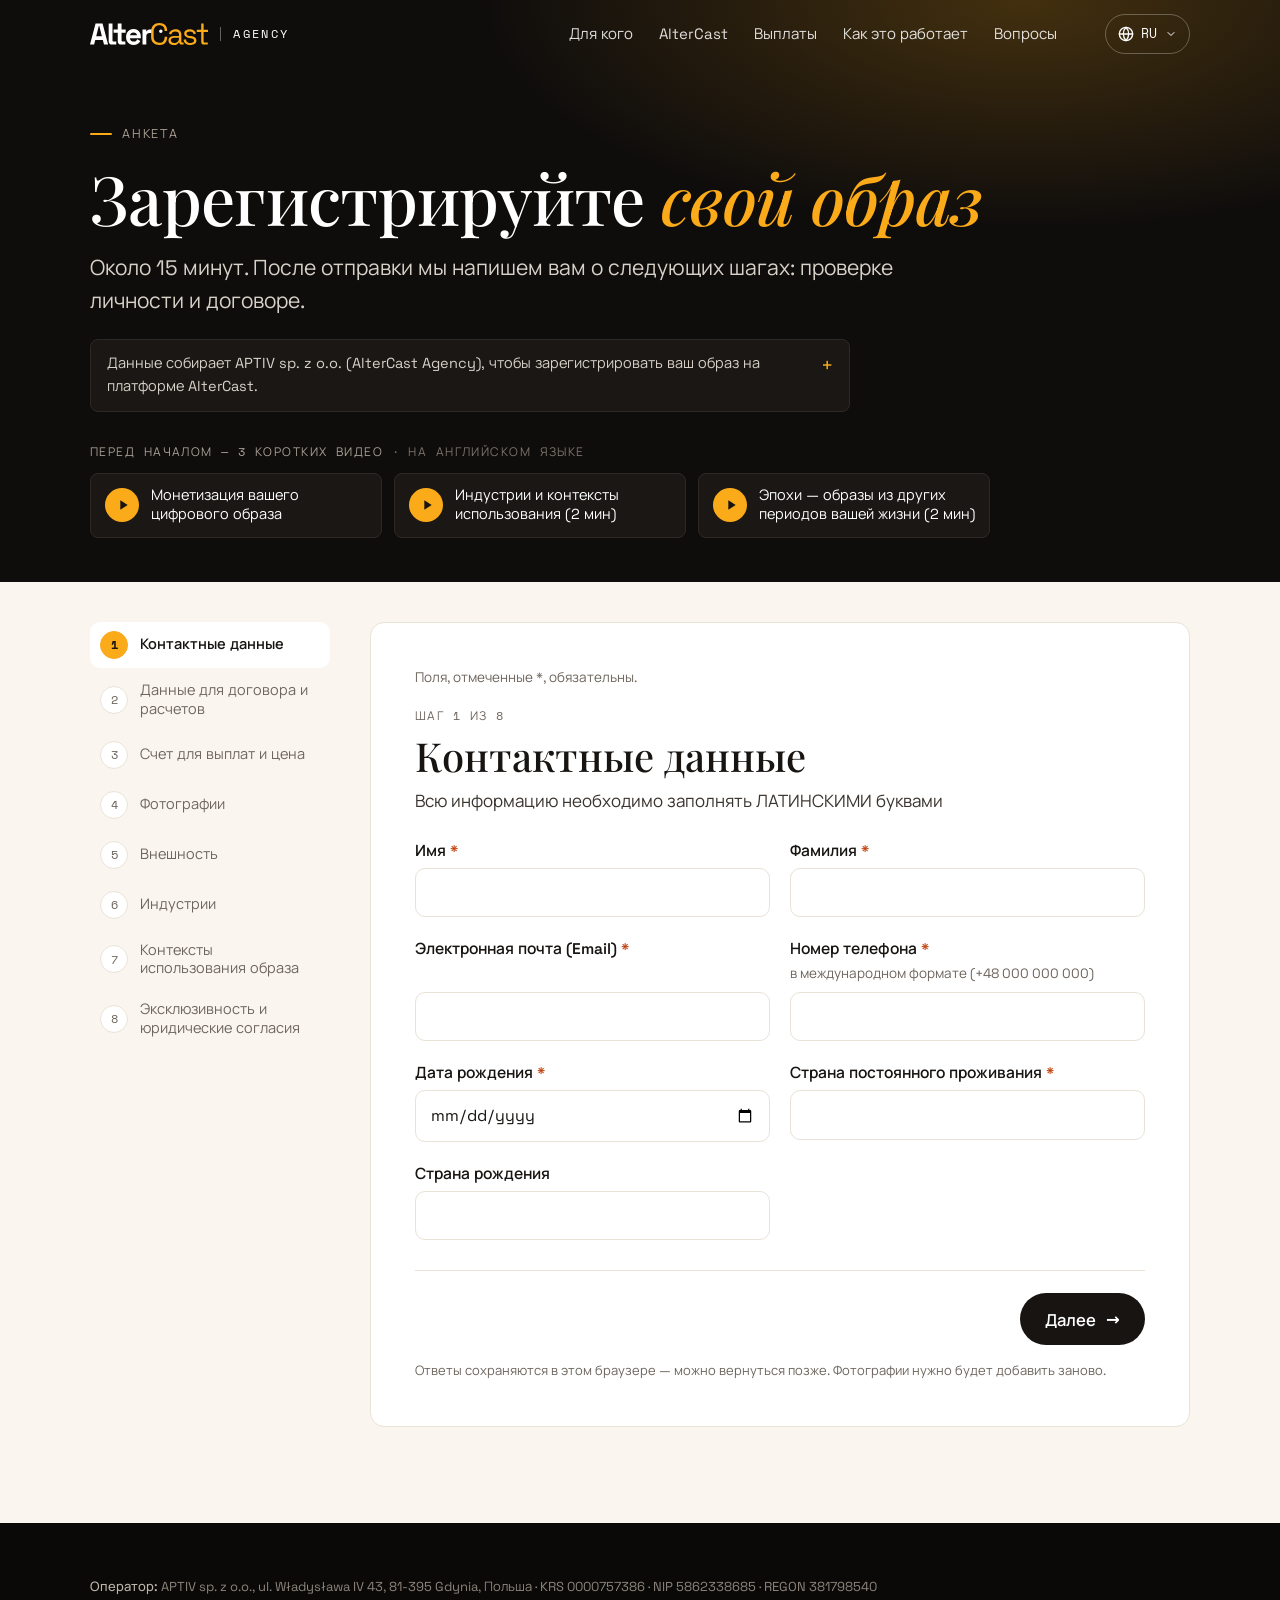
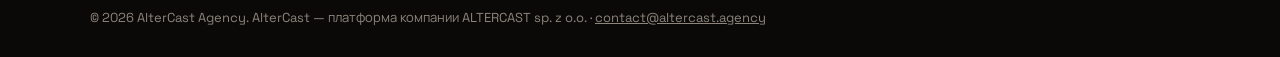
<file: ru/anketa/index.html>
<!doctype html>
<html lang="ru" dir="ltr" data-lang="ru" class="no-js">
<head>
<meta charset="utf-8">
<meta name="viewport" content="width=device-width, initial-scale=1, viewport-fit=cover">
<title>Анкета — AlterCast Agency</title>
<meta name="description" content="Зарегистрируйте свой образ в AlterCast Agency. Заполнение анкеты занимает около 15 минут.">
<link rel="canonical" href="https://altercast.agency/ru/anketa/">
<link rel="alternate" hreflang="pl" href="https://altercast.agency/formularz/"><link rel="alternate" hreflang="en" href="https://altercast.agency/en/form/"><link rel="alternate" hreflang="uk" href="https://altercast.agency/ua/anketa/"><link rel="alternate" hreflang="ru" href="https://altercast.agency/ru/anketa/"><link rel="alternate" hreflang="zh-Hans" href="https://altercast.agency/zh/form/"><link rel="alternate" hreflang="ar" href="https://altercast.agency/ar/form/">
<meta name="theme-color" content="#0f0d0c">
<meta property="og:title" content="Анкета — AlterCast Agency">
<meta property="og:description" content="Зарегистрируйте свой образ в AlterCast Agency. Заполнение анкеты занимает около 15 минут.">
<meta property="og:image" content="https://altercast.agency/assets/og-ru.png">
<link rel="icon" type="image/svg+xml" href="../../assets/icon.svg">
<link rel="stylesheet" href="../../assets/style.css?v=20261016d">
<link rel="stylesheet" href="../../assets/form.css?v=20261016d">
<link rel="preconnect" href="https://altercast.ai" crossorigin>
</head>
<body class="form-page">
<svg width="0" height="0" style="position:absolute" aria-hidden="true"><symbol id="ac-logo" viewBox="0 0 1104 205"><g fill="var(--logo-wordmark, #231f20)"><path d="M0 201.273L51.9676 3.97577H116.865L168.832 201.273H130.541L119.849 157.788H48.9838L38.2919 201.273H0ZM57.6865 123.497H110.649L86.7784 27.3333H81.8054L57.9351 123.497H57.6865Z"/><path d="M289.675 201.273C280.475 201.273 273.016 198.291 267.297 192.576C261.578 186.861 258.594 179.158 258.594 169.715V90.9455H219.805V61.6242H258.594V3.97577H294.151V61.3758H332.443V90.697H294.151V163.503C294.151 169.218 296.886 171.952 302.108 171.952H329.211V201.273H289.675Z"/><path d="M174.054 61.3758V3.97577H209.611V163.503C209.611 169.218 212.346 171.952 217.568 171.952H244.67V201.273H205.135C195.935 201.273 188.476 198.291 182.757 192.576C177.038 186.861 174.054 179.158 174.054 169.715V61.3758Z"/><path d="M406.789 205C392.865 205 380.681 202.018 369.989 196.055C359.297 190.091 351.092 181.891 345.124 170.958C339.157 160.024 336.173 147.352 336.173 132.691V129.212C336.173 114.551 339.157 101.879 344.876 90.9454C350.594 80.2606 358.8 71.8121 369.492 65.8485C379.935 59.8848 392.119 56.903 406.043 56.903C419.967 56.903 431.654 59.8848 441.849 66.097C452.043 72.3091 460 80.7576 465.47 91.4424C471.189 102.127 473.924 114.8 473.924 128.964V141.139H372.227C372.724 150.83 376.205 158.533 382.919 164.497C389.632 170.461 397.838 173.442 407.784 173.442C417.73 173.442 425.189 171.206 429.665 166.982C434.389 162.758 437.87 157.788 440.357 152.57L469.448 167.727C466.713 172.697 462.984 177.915 458.011 183.63C453.038 189.345 446.324 194.315 438.119 198.291C429.913 202.267 419.221 204.255 406.54 204.255L406.789 205ZM372.724 115.297H438.119C437.373 107.097 434.14 100.636 428.421 95.9151C422.703 90.9454 415.243 88.7091 406.043 88.7091C396.843 88.7091 388.886 91.1939 383.167 95.9151C377.449 100.885 373.967 107.345 372.724 115.297Z"/><path d="M489.34 201.273V61.3758H524.4V77.0303H529.373C531.362 71.3152 534.843 67.3394 539.567 64.6061C544.292 61.8727 550.011 60.6303 556.227 60.6303H580.346V92.1879H555.73C546.778 92.1879 539.319 94.6727 533.351 99.3939C527.632 104.115 524.649 111.57 524.649 121.509V201.024H489.092L489.34 201.273Z"/><path d="M659.914 92.6848C668.702 92.6848 675.827 85.5648 675.827 76.7818C675.827 67.9988 668.702 60.8788 659.914 60.8788C651.125 60.8788 644 67.9988 644 76.7818C644 85.5648 651.125 92.6848 659.914 92.6848Z"/></g><g fill="var(--logo-accent, #fbaa19)"><path d="M646.486 205C622.865 205 604.216 198.291 590.292 184.624C576.367 170.958 569.405 151.079 569.405 124.988V80.0121C569.405 53.9212 576.367 34.0424 590.292 20.3758C604.216 6.70909 622.865 0 646.486 0C670.108 0 687.762 6.46061 700.194 19.3818C712.627 32.303 718.843 50.1939 718.843 72.5576V74.0485H695.47V71.8121C695.47 56.903 691.492 44.7273 683.535 35.2848C675.578 25.8424 663.146 21.1212 646.486 21.1212C629.827 21.1212 616.649 26.3394 607.2 36.5273C597.751 46.7151 593.027 61.1273 593.027 79.5152V125.733C593.027 144.121 597.751 158.533 607.2 168.721C616.649 178.909 629.578 184.127 646.486 184.127C663.394 184.127 675.578 179.406 683.535 169.964C691.492 160.521 695.47 148.345 695.47 133.436V128.964H718.843V132.691C718.843 155.303 712.627 172.945 700.194 185.867C687.762 198.788 669.859 205.248 646.486 205.248V205Z"/><path d="M782.497 205C772.8 205 764.097 203.261 756.389 200.03C748.432 196.552 742.216 191.83 737.74 185.37C733.265 178.909 731.027 171.206 731.027 162.012C731.027 152.818 733.265 144.867 737.74 138.655C742.216 132.442 748.432 127.97 756.389 124.739C764.346 121.758 773.048 120.018 782.994 120.018H829.492V109.83C829.492 100.139 826.508 92.4364 820.789 86.7212C815.07 81.0061 806.616 78.2727 795.178 78.2727C783.74 78.2727 775.535 81.0061 769.319 86.2242C763.103 91.6909 758.876 98.6485 756.638 107.842L735.751 101.133C737.989 93.4303 741.47 86.4727 746.443 80.2606C751.416 74.0485 757.881 68.8303 766.086 65.103C774.292 61.3758 783.989 59.3879 795.427 59.3879C813.081 59.3879 826.757 63.8606 836.703 73.0545C846.4 82.2485 851.373 94.9212 851.373 111.57V173.939C851.373 179.655 854.108 182.388 859.33 182.388H872.011V201.273H852.616C846.4 201.273 841.427 199.533 837.697 196.055C833.967 192.576 831.978 187.855 831.978 182.139V180.648H828.497C826.508 184.127 823.773 187.855 820.292 191.83C816.811 195.806 812.086 198.788 806.119 201.521C800.151 204.006 792.194 205.248 782.746 205.248L782.497 205ZM784.984 185.867C798.162 185.867 808.854 181.891 817.059 174.188C825.265 166.485 829.243 155.552 829.243 141.388V138.406H783.492C774.54 138.406 767.33 140.394 761.611 144.121C755.892 147.848 752.908 153.812 752.908 161.515C752.908 169.218 755.892 175.182 761.859 179.655C767.827 184.127 775.535 186.115 784.735 186.115L784.984 185.867Z"/><path d="M936.411 205C919.254 205 904.832 201.024 893.146 193.073C881.459 185.121 874.249 172.697 871.762 155.552L892.897 150.83C894.389 159.776 897.124 166.982 901.351 172.2C905.578 177.418 910.551 181.145 916.768 183.133C922.984 185.37 929.449 186.364 936.411 186.364C946.854 186.364 954.811 184.376 961.027 180.152C967.243 175.927 969.978 170.461 969.978 163.503C969.978 156.545 966.995 151.327 961.276 148.345C955.557 145.364 947.6 143.127 937.654 141.139L925.968 139.152C917.016 137.661 909.059 135.176 901.6 132.194C894.141 129.212 888.422 124.739 884.195 119.273C879.968 113.806 877.73 107.097 877.73 98.6485C877.73 86.2243 882.454 76.5333 892.151 69.5758C901.849 62.6182 914.53 59.1394 930.195 59.1394C945.859 59.1394 958.541 62.6182 968.238 69.8242C977.935 76.7818 984.151 86.7212 986.886 99.6424L966 105.109C964.259 95.1697 960.281 88.2121 953.816 84.2364C947.351 80.2606 939.643 78.2727 930.195 78.2727C920.746 78.2727 913.286 80.0121 907.816 83.4909C902.346 86.9697 899.611 92.1879 899.611 98.897C899.611 105.606 902.097 110.327 907.319 113.309C912.541 116.291 919.503 118.776 927.957 120.267L939.643 122.255C949.341 123.994 958.292 126.23 966 129.212C973.708 132.194 979.924 136.418 984.649 141.636C989.373 146.855 991.611 154.309 991.611 163.006C991.611 176.424 986.638 186.861 976.443 194.315C966.497 201.77 952.822 205.249 935.914 205.249L936.411 205Z"/><path d="M1060.98 201.273C1053.03 201.273 1047.06 199.036 1042.83 194.812C1038.61 190.588 1036.37 184.624 1036.37 177.17V82.9939H994.843V63.6121H1036.37V3.97577H1058.75V63.3636H1103.75V82.7455H1058.75V173.442C1058.75 179.158 1061.48 181.891 1066.95 181.891H1097.78V201.024H1061.23L1060.98 201.273Z"/></g></symbol></svg>
<a class="skip" href="#main">Перейти к содержанию</a>
<header class="site-header is-solid">
  <div class="wrap">
    <a class="brand" href="../../ru/" aria-label="AlterCast Agency"><svg viewBox="0 0 1104 205" role="img" aria-label="AlterCast"><use href="#ac-logo"/></svg><span class="brand-tag">Agency</span></a>
    <nav class="nav" aria-label="Main"><a href="../../ru/#dlya-kogo">Для кого</a><a href="../../ru/#altercast">AlterCast</a><a href="../../ru/#vyplaty">Выплаты</a><a href="../../ru/#kak-eto-rabotaet">Как это работает</a><a href="../../ru/#faq">Вопросы</a></nav>
    <div class="header-actions"><details class="lang-menu"><summary aria-label="Язык страницы: Русский"><svg class="lm-globe" viewBox="0 0 24 24" fill="none" stroke="currentColor" stroke-width="2" stroke-linecap="round" stroke-linejoin="round" aria-hidden="true"><circle cx="12" cy="12" r="10"/><path d="M12 2a14.5 14.5 0 0 0 0 20 14.5 14.5 0 0 0 0-20"/><path d="M2 12h20"/></svg><span lang="ru">RU</span><svg class="lm-chev" viewBox="0 0 24 24" fill="none" stroke="currentColor" stroke-width="2" stroke-linecap="round" stroke-linejoin="round" aria-hidden="true"><path d="m6 9 6 6 6-6"/></svg></summary><nav class="lang-list" aria-label="Язык страницы"><a href="../../formularz/" hreflang="pl" lang="pl"><span>Polski</span><span class="lc">PL</span></a><a href="../../en/form/" hreflang="en" lang="en"><span>English</span><span class="lc">EN</span></a><a href="../../ua/anketa/" hreflang="uk" lang="uk"><span>Українська</span><span class="lc">UA</span></a><a href="../../ru/anketa/" hreflang="ru" lang="ru" aria-current="true"><span>Русский</span><span class="lc">RU</span></a><a href="../../zh/form/" hreflang="zh-Hans" lang="zh-Hans"><span>简体中文</span><span class="lc">ZH</span></a><a href="../../ar/form/" hreflang="ar" lang="ar"><span>العربية</span><span class="lc">AR</span></a></nav></details></div>
    <button class="menu-btn" type="button" aria-expanded="false" aria-controls="mobile-panel" aria-label="Меню"><svg viewBox="0 0 24 24" fill="none" stroke="currentColor" stroke-width="2" stroke-linecap="round" stroke-linejoin="round" aria-hidden="true"><line x1="4" x2="20" y1="6" y2="6"/><line x1="4" x2="20" y1="12" y2="12"/><line x1="4" x2="20" y1="18" y2="18"/></svg></button>
  </div>
  <div class="mobile-panel" id="mobile-panel"><a class="m-link" href="../../ru/#dlya-kogo">Для кого</a><a class="m-link" href="../../ru/#altercast">Что такое AlterCast</a><a class="m-link" href="../../ru/#vyplaty">Выплаты без Stripe</a><a class="m-link" href="../../ru/#kak-eto-rabotaet">Как это работает</a><a class="m-link" href="../../ru/#faq">Вопросы</a></div>
</header>
<main id="main">
  <section class="form-hero">
    <div class="wrap">
      <span class="eyebrow">Анкета</span>
      <h1 class="h2 form-h1">Зарегистрируйте <em>свой образ</em></h1>
      <p class="lead">Около 15 минут. После отправки мы напишем вам о следующих шагах: проверке личности и договоре.</p>
      <details class="form-about"><summary>Данные собирает APTIV sp. z o.o. (AlterCast Agency), чтобы зарегистрировать ваш образ на платформе AlterCast.</summary><p>На основе этих данных агентство создаёт и ведёт ваш профиль на altercast.ai — собственный аккаунт Stripe вам не нужен. Объём данных такой же, как при регистрации на altercast.ai: контактные данные, данные для договора, счёт для выплат, внешность, отрасли, контексты использования и согласия. Заполнение займёт около 15 минут.</p></details>
      <p class="videos-label">Перед началом — 3 коротких видео <span class="videos-note">· на английском языке</span></p>
      <div class="video-cards"><a class="video-card" href="https://vimeo.com/1225124772" target="_blank" rel="noopener"><span class="vc-play" aria-hidden="true"><svg viewBox="0 0 24 24"><path d="M8 5v14l11-7z" fill="currentColor"/></svg></span><span class="vc-text">Монетизация вашего цифрового образа</span></a><a class="video-card" href="https://vimeo.com/1225124769" target="_blank" rel="noopener"><span class="vc-play" aria-hidden="true"><svg viewBox="0 0 24 24"><path d="M8 5v14l11-7z" fill="currentColor"/></svg></span><span class="vc-text">Индустрии и контексты использования (2 мин)</span></a><a class="video-card" href="https://vimeo.com/1225124770" target="_blank" rel="noopener"><span class="vc-play" aria-hidden="true"><svg viewBox="0 0 24 24"><path d="M8 5v14l11-7z" fill="currentColor"/></svg></span><span class="vc-text">Эпохи — образы из других периодов вашей жизни (2 мин)</span></a></div>
    </div>
  </section>
  <section class="form-wrap">
    <div class="wrap form-grid">
      <aside class="stepper" aria-label="Шаг  из 8"><ol><li data-step-dot="1"><span class="sd-n">1</span><span class="sd-t">Контактные данные</span></li><li data-step-dot="2"><span class="sd-n">2</span><span class="sd-t">Данные для договора и расчетов</span></li><li data-step-dot="3"><span class="sd-n">3</span><span class="sd-t">Счет для выплат и цена</span></li><li data-step-dot="4"><span class="sd-n">4</span><span class="sd-t">Фотографии</span></li><li data-step-dot="5"><span class="sd-n">5</span><span class="sd-t">Внешность</span></li><li data-step-dot="6"><span class="sd-n">6</span><span class="sd-t">Индустрии</span></li><li data-step-dot="7"><span class="sd-n">7</span><span class="sd-t">Контексты использования образа</span></li><li data-step-dot="8"><span class="sd-n">8</span><span class="sd-t">Эксклюзивность и юридические согласия</span></li></ol></aside>
      <div class="form-col">
        <div class="progress" aria-hidden="true"><span class="progress-bar"></span></div>
        <div class="draft-note" hidden><span class="dn-text"></span> <button type="button" class="link-btn" data-draft-clear>Начать заново</button></div>
        <form id="ac-form" class="form-card" novalidate>
          <p class="req-legend">Поля, отмеченные *, обязательны.</p>
          <div class="hp" aria-hidden="true"><label>Website <input type="text" name="website" tabindex="-1" autocomplete="off"></label></div>
          <section class="fstep" data-step="1" aria-labelledby="st1"><p class="step-count">Шаг 1 из 8</p><h2 class="step-title" id="st1" tabindex="-1">Контактные данные</h2><p class="step-desc">Всю информацию необходимо заполнять ЛАТИНСКИМИ буквами</p><div class="step-fields"><div class="field" data-q="2" data-ty="0" data-title="Имя" data-req="1"><label class="f-label" for="q2">Имя <span class="req" aria-hidden="true">*</span></label><input class="input" id="q2" name="q2" type="text" autocomplete="given-name" required aria-describedby="q2-err"><p class="f-err" id="q2-err" role="alert"></p></div><div class="field" data-q="3" data-ty="0" data-title="Фамилия" data-req="1"><label class="f-label" for="q3">Фамилия <span class="req" aria-hidden="true">*</span></label><input class="input" id="q3" name="q3" type="text" autocomplete="family-name" required aria-describedby="q3-err"><p class="f-err" id="q3-err" role="alert"></p></div><div class="field" data-q="4" data-ty="0" data-title="Электронная почта (Email)" data-req="1"><label class="f-label" for="q4">Электронная почта (Email) <span class="req" aria-hidden="true">*</span></label><input class="input" id="q4" name="q4" type="email" autocomplete="email" required aria-describedby="q4-err"><p class="f-err" id="q4-err" role="alert"></p></div><div class="field" data-q="5" data-ty="0" data-title="Номер телефона" data-req="1"><label class="f-label" for="q5">Номер телефона <span class="req" aria-hidden="true">*</span></label><p class="f-help" id="q5-help">в международном формате (+48 000 000 000)</p><input class="input" id="q5" name="q5" type="tel" autocomplete="tel" required aria-describedby="q5-help q5-err"><p class="f-err" id="q5-err" role="alert"></p></div><div class="field" data-q="6" data-ty="9" data-title="Дата рождения" data-req="1"><label class="f-label" for="q6">Дата рождения <span class="req" aria-hidden="true">*</span></label><input class="input" id="q6" name="q6" type="date" autocomplete="bday" required aria-describedby="q6-err"><p class="f-err" id="q6-err" role="alert"></p></div><div class="field" data-q="7" data-ty="0" data-title="Страна постоянного проживания" data-req="1"><label class="f-label" for="q7">Страна постоянного проживания <span class="req" aria-hidden="true">*</span></label><input class="input" id="q7" name="q7" type="text" autocomplete="country-name" required aria-describedby="q7-err"><p class="f-err" id="q7-err" role="alert"></p></div><div class="field" data-q="8" data-ty="0" data-title="Страна рождения"><label class="f-label" for="q8">Страна рождения</label><input class="input" id="q8" name="q8" type="text" autocomplete="off" aria-describedby="q8-err"><p class="f-err" id="q8-err" role="alert"></p></div></div></section><section class="fstep" data-step="2" aria-labelledby="st2" hidden><p class="step-count">Шаг 2 из 8</p><h2 class="step-title" id="st2" tabindex="-1">Данные для договора и расчетов</h2><p class="step-desc">Эти сведения будут использованы для составления лицензионного договора и бухгалтерских документов.</p><div class="step-fields"><fieldset class="field" data-q="10" data-ty="2" data-title="Я предоставляю права на свой образ как" data-req="1" aria-describedby="q10-err"><legend class="f-label">Я предоставляю права на свой образ как <span class="req" aria-hidden="true">*</span></legend><div class="choices choices-long"><label class="choice" for="q10_0"><input type="radio" id="q10_0" name="q10" value="Физическое лицо (без регистрации компании / ИП)"><span class="c-box" aria-hidden="true"></span><span class="c-text">Физическое лицо (без регистрации компании / ИП)</span></label><label class="choice" for="q10_1"><input type="radio" id="q10_1" name="q10" value="Индивидуальный предприниматель или юридическое лицо" data-flag="company"><span class="c-box" aria-hidden="true"></span><span class="c-text">Индивидуальный предприниматель или юридическое лицо</span></label></div><p class="f-err" id="q10-err" role="alert"></p></fieldset><div class="field" data-q="11" data-ty="0" data-title="Улица" data-req="1"><label class="f-label" for="q11">Улица <span class="req" aria-hidden="true">*</span></label><input class="input" id="q11" name="q11" type="text" autocomplete="address-line1" required aria-describedby="q11-err"><p class="f-err" id="q11-err" role="alert"></p></div><div class="field" data-q="12" data-ty="0" data-title="Номер дома / квартиры" data-req="1"><label class="f-label" for="q12">Номер дома / квартиры <span class="req" aria-hidden="true">*</span></label><input class="input" id="q12" name="q12" type="text" autocomplete="address-line2" required aria-describedby="q12-err"><p class="f-err" id="q12-err" role="alert"></p></div><div class="field" data-q="13" data-ty="0" data-title="Почтовый индекс" data-req="1"><label class="f-label" for="q13">Почтовый индекс <span class="req" aria-hidden="true">*</span></label><input class="input" id="q13" name="q13" type="text" autocomplete="postal-code" required aria-describedby="q13-err"><p class="f-err" id="q13-err" role="alert"></p></div><div class="field" data-q="14" data-ty="0" data-title="Город" data-req="1"><label class="f-label" for="q14">Город <span class="req" aria-hidden="true">*</span></label><input class="input" id="q14" name="q14" type="text" autocomplete="address-level2" required aria-describedby="q14-err"><p class="f-err" id="q14-err" role="alert"></p></div><div class="field" data-q="15" data-ty="0" data-title="Страна (адрес регистрации / юридический адрес)" data-req="1"><label class="f-label" for="q15">Страна (адрес регистрации / юридический адрес) <span class="req" aria-hidden="true">*</span></label><input class="input" id="q15" name="q15" type="text" autocomplete="country-name" required aria-describedby="q15-err"><p class="f-err" id="q15-err" role="alert"></p></div><div class="field" data-q="16" data-ty="0" data-title="Идентификационный номер (PESEL / ИНН / УНП / Национальный ID)" data-req="1"><label class="f-label" for="q16">Идентификационный номер (PESEL / ИНН / УНП / Национальный ID) <span class="req" aria-hidden="true">*</span></label><input class="input" id="q16" name="q16" type="text" autocomplete="off" required aria-describedby="q16-err"><p class="f-err" id="q16-err" role="alert"></p></div><div class="field" data-q="17" data-ty="0" data-title="Серия и номер удостоверения личности или паспорта" data-req="1"><label class="f-label" for="q17">Серия и номер удостоверения личности или паспорта <span class="req" aria-hidden="true">*</span></label><p class="f-help" id="q17-help">Необходимо для заключения официального юридического договора. Скан или фотография документа не требуются.</p><input class="input" id="q17" name="q17" type="text" autocomplete="off" required aria-describedby="q17-help q17-err"><p class="f-err" id="q17-err" role="alert"></p></div><div class="field" data-q="18" data-ty="0" data-title="Страна выдачи документа" data-req="1"><label class="f-label" for="q18">Страна выдачи документа <span class="req" aria-hidden="true">*</span></label><input class="input" id="q18" name="q18" type="text" autocomplete="off" required aria-describedby="q18-err"><p class="f-err" id="q18-err" role="alert"></p></div><div class="field" data-q="19" data-ty="0" data-title="Страна налогового резидентства" data-req="1"><label class="f-label" for="q19">Страна налогового резидентства <span class="req" aria-hidden="true">*</span></label><p class="f-help" id="q19-help">Укажите ту же страну, что и в адресе проживания, если только вы не оплачиваете налоги в другой юрисдикции.</p><input class="input" id="q19" name="q19" type="text" autocomplete="off" required aria-describedby="q19-help q19-err"><p class="f-err" id="q19-err" role="alert"></p></div><div class="field is-company" data-q="20" data-ty="0" data-title="Наименование компании (только если договор заключается от имени ИП или юрлица)" data-show-if="company"><label class="f-label" for="q20">Наименование компании (только если договор заключается от имени ИП или юрлица)</label><p class="f-help" id="q20-help">Заполняйте, только если работаете через компанию или ИП.</p><input class="input" id="q20" name="q20" type="text" autocomplete="organization" aria-describedby="q20-help q20-err"><p class="f-err" id="q20-err" role="alert"></p></div><div class="field is-company" data-q="21" data-ty="0" data-title="Налоговый номер / ИНН компании / VAT (только при заключении от имени юрлица или ИП)" data-show-if="company"><label class="f-label" for="q21">Налоговый номер / ИНН компании / VAT (только при заключении от имени юрлица или ИП)</label><p class="f-help" id="q21-help">Заполняйте, только если работаете через компанию или ИП.</p><input class="input" id="q21" name="q21" type="text" autocomplete="off" aria-describedby="q21-help q21-err"><p class="f-err" id="q21-err" role="alert"></p></div></div></section><section class="fstep" data-step="3" aria-labelledby="st3" hidden><p class="step-count">Шаг 3 из 8</p><h2 class="step-title" id="st3" tabindex="-1">Счет для выплат и цена</h2><p class="step-desc">На этот банковский счет мы будем перечислять ваше лицензионное вознаграждение (роялти).</p><div class="step-fields"><div class="field" data-q="23" data-ty="0" data-title="Имя владельца счета (ФИО или полное наименование юридического лица)" data-req="1"><label class="f-label" for="q23">Имя владельца счета (ФИО или полное наименование юридического лица) <span class="req" aria-hidden="true">*</span></label><input class="input" id="q23" name="q23" type="text" autocomplete="name" required aria-describedby="q23-err"><p class="f-err" id="q23-err" role="alert"></p></div><div class="field" data-q="24" data-ty="0" data-title="Номер банковского счета (в формате IBAN)" data-req="1"><label class="f-label" for="q24">Номер банковского счета (в формате IBAN) <span class="req" aria-hidden="true">*</span></label><input class="input" id="q24" name="q24" type="text" autocomplete="off" required aria-describedby="q24-err"><p class="f-err" id="q24-err" role="alert"></p></div><div class="field" data-q="25" data-ty="0" data-title="Название банка"><label class="f-label" for="q25">Название банка</label><input class="input" id="q25" name="q25" type="text" autocomplete="off" aria-describedby="q25-err"><p class="f-err" id="q25-err" role="alert"></p></div><div class="field" data-q="26" data-ty="0" data-title="Код SWIFT / BIC (обязательно для счетов в зарубежных банках)"><label class="f-label" for="q26">Код SWIFT / BIC (обязательно для счетов в зарубежных банках)</label><input class="input" id="q26" name="q26" type="text" autocomplete="off" aria-describedby="q26-err"><p class="f-err" id="q26-err" role="alert"></p></div><fieldset class="field" data-q="27" data-ty="2" data-title="Валюта выплат" data-req="1" aria-describedby="q27-err"><legend class="f-label">Валюта выплат <span class="req" aria-hidden="true">*</span></legend><div class="choices choices-inline"><label class="choice" for="q27_0"><input type="radio" id="q27_0" name="q27" value="PLN"><span class="c-box" aria-hidden="true"></span><span class="c-text">PLN</span></label><label class="choice" for="q27_1"><input type="radio" id="q27_1" name="q27" value="EUR"><span class="c-box" aria-hidden="true"></span><span class="c-text">EUR</span></label><label class="choice" for="q27_2"><input type="radio" id="q27_2" name="q27" value="USD"><span class="c-box" aria-hidden="true"></span><span class="c-text">USD</span></label></div><p class="f-err" id="q27-err" role="alert"></p></fieldset><fieldset class="field" data-q="28" data-ty="4" data-title="Валюты, в которых клиенты могут приобретать лицензию на ваш образ" data-req="1" aria-describedby="q28-err"><legend class="f-label">Валюты, в которых клиенты могут приобретать лицензию на ваш образ <span class="req" aria-hidden="true">*</span></legend><div class="choices choices-inline"><label class="choice" for="q28_0"><input type="checkbox" id="q28_0" name="q28" value="PLN" data-flag="cur-pln"><span class="c-box" aria-hidden="true"></span><span class="c-text">PLN</span></label><label class="choice" for="q28_1"><input type="checkbox" id="q28_1" name="q28" value="EUR" data-flag="cur-eur"><span class="c-box" aria-hidden="true"></span><span class="c-text">EUR</span></label><label class="choice" for="q28_2"><input type="checkbox" id="q28_2" name="q28" value="USD" data-flag="cur-usd"><span class="c-box" aria-hidden="true"></span><span class="c-text">USD</span></label></div><p class="f-err" id="q28-err" role="alert"></p></fieldset><div class="field is-price" data-q="29" data-ty="0" data-title="Базовая цена лицензии в PLN" data-req="1" data-price="1" data-show-if="cur-pln"><label class="f-label" for="q29">Базовая цена лицензии в PLN <span class="req" aria-hidden="true">*</span></label><p class="f-help" id="q29-help">Лицензия на 12 месяцев с правами на ТВ, цифровые каналы и печать. Клиент заплатит на 25% больше (комиссия агентства).</p><input class="input" id="q29" name="q29" type="text" autocomplete="off" inputmode="decimal" required aria-describedby="q29-help q29-err"><p class="f-err" id="q29-err" role="alert"></p></div><div class="field is-price" data-q="30" data-ty="0" data-title="Базовая цена лицензии в EUR" data-req="1" data-price="1" data-show-if="cur-eur"><label class="f-label" for="q30">Базовая цена лицензии в EUR <span class="req" aria-hidden="true">*</span></label><p class="f-help" id="q30-help">Лицензия на 12 месяцев с правами на ТВ, цифровые каналы и печать. Клиент заплатит на 25% больше (комиссия агентства).</p><input class="input" id="q30" name="q30" type="text" autocomplete="off" inputmode="decimal" required aria-describedby="q30-help q30-err"><p class="f-err" id="q30-err" role="alert"></p></div><div class="field is-price" data-q="31" data-ty="0" data-title="Базовая цена лицензии в USD" data-req="1" data-price="1" data-show-if="cur-usd"><label class="f-label" for="q31">Базовая цена лицензии в USD <span class="req" aria-hidden="true">*</span></label><p class="f-help" id="q31-help">Лицензия на 12 месяцев с правами на ТВ, цифровые каналы и печать. Клиент заплатит на 25% больше (комиссия агентства).</p><input class="input" id="q31" name="q31" type="text" autocomplete="off" inputmode="decimal" required aria-describedby="q31-help q31-err"><p class="f-err" id="q31-err" role="alert"></p></div></div></section><section class="fstep" data-step="4" aria-labelledby="st4" hidden><p class="step-count">Шаг 4 из 8</p><h2 class="step-title" id="st4" tabindex="-1">Фотографии</h2><p class="step-desc">Требуются три портретных снимка: анфас (прямо), под углом 45 градусов и полный профиль. Яркое равномерное освещение, однотонный нейтральный фон, отсутствие солнцезащитных очков и головных уборов, нейтральное выражение лица.</p><div class="step-fields"><fieldset class="field" data-q="33" data-ty="2" data-title="Как вы предоставите свои фотографии?" data-req="1" aria-describedby="q33-err"><legend class="f-label">Как вы предоставите свои фотографии? <span class="req" aria-hidden="true">*</span></legend><div class="choices choices-long"><label class="choice" for="q33_0"><input type="radio" id="q33_0" name="q33" value="Загружу их в поле ниже" data-flag="photo-upload"><span class="c-box" aria-hidden="true"></span><span class="c-text">Загружу их в поле ниже</span></label><label class="choice" for="q33_1"><input type="radio" id="q33_1" name="q33" value="Отправлю ссылку (WeTransfer / Google Drive / облако)" data-flag="photo-link"><span class="c-box" aria-hidden="true"></span><span class="c-text">Отправлю ссылку (WeTransfer / Google Drive / облако)</span></label><label class="choice" for="q33_2"><input type="radio" id="q33_2" name="q33" value="Мы организуем очную съемку с командой AlterCast"><span class="c-box" aria-hidden="true"></span><span class="c-text">Мы организуем очную съемку с командой AlterCast</span></label></div><p class="f-err" id="q33-err" role="alert"></p></fieldset><div class="field" data-q="34" data-ty="0" data-title="Ссылка на фотографии (если вы передаете их ссылкой)" data-show-if="photo-link"><label class="f-label" for="q34">Ссылка на фотографии (если вы передаете их ссылкой)</label><input class="input" id="q34" name="q34" type="url" autocomplete="off" aria-describedby="q34-err"><p class="f-err" id="q34-err" role="alert"></p></div><div class="photo-row" data-show-if="photo-upload"><div class="field photo-field" data-q="35" data-ty="13" data-title="Фото спереди "><span class="f-label" id="q35-lbl">Фото спереди</span><label class="dropzone" for="q35"><input class="photo-input" id="q35" name="q35" type="file" accept="image/jpeg,image/png,image/webp,image/heic,image/heif" aria-describedby="q35-err"><span class="dz-empty"><span class="dz-icon" aria-hidden="true"><svg viewBox="0 0 24 24" fill="none" stroke="currentColor" stroke-width="1.8" stroke-linecap="round" stroke-linejoin="round"><path d="M14.5 4h-5L7 7H4a2 2 0 0 0-2 2v9a2 2 0 0 0 2 2h16a2 2 0 0 0 2-2V9a2 2 0 0 0-2-2h-3l-2.5-3z"/><circle cx="12" cy="13" r="3"/></svg></span><span class="dz-pick">Выбрать фото</span><span class="dz-drop">или перетащите его сюда</span></span><span class="dz-preview"><img alt=""><span class="dz-actions"><span class="dz-change">Заменить</span><button type="button" class="dz-remove">Удалить</button></span></span></label><p class="f-err" id="q35-err" role="alert"></p></div><div class="field photo-field" data-q="36" data-ty="13" data-title="Фото под углом 45 градусов "><span class="f-label" id="q36-lbl">Фото под углом 45 градусов</span><label class="dropzone" for="q36"><input class="photo-input" id="q36" name="q36" type="file" accept="image/jpeg,image/png,image/webp,image/heic,image/heif" aria-describedby="q36-err"><span class="dz-empty"><span class="dz-icon" aria-hidden="true"><svg viewBox="0 0 24 24" fill="none" stroke="currentColor" stroke-width="1.8" stroke-linecap="round" stroke-linejoin="round"><path d="M14.5 4h-5L7 7H4a2 2 0 0 0-2 2v9a2 2 0 0 0 2 2h16a2 2 0 0 0 2-2V9a2 2 0 0 0-2-2h-3l-2.5-3z"/><circle cx="12" cy="13" r="3"/></svg></span><span class="dz-pick">Выбрать фото</span><span class="dz-drop">или перетащите его сюда</span></span><span class="dz-preview"><img alt=""><span class="dz-actions"><span class="dz-change">Заменить</span><button type="button" class="dz-remove">Удалить</button></span></span></label><p class="f-err" id="q36-err" role="alert"></p></div><div class="field photo-field" data-q="37" data-ty="13" data-title="Фото сбоку "><span class="f-label" id="q37-lbl">Фото сбоку</span><label class="dropzone" for="q37"><input class="photo-input" id="q37" name="q37" type="file" accept="image/jpeg,image/png,image/webp,image/heic,image/heif" aria-describedby="q37-err"><span class="dz-empty"><span class="dz-icon" aria-hidden="true"><svg viewBox="0 0 24 24" fill="none" stroke="currentColor" stroke-width="1.8" stroke-linecap="round" stroke-linejoin="round"><path d="M14.5 4h-5L7 7H4a2 2 0 0 0-2 2v9a2 2 0 0 0 2 2h16a2 2 0 0 0 2-2V9a2 2 0 0 0-2-2h-3l-2.5-3z"/><circle cx="12" cy="13" r="3"/></svg></span><span class="dz-pick">Выбрать фото</span><span class="dz-drop">или перетащите его сюда</span></span><span class="dz-preview"><img alt=""><span class="dz-actions"><span class="dz-change">Заменить</span><button type="button" class="dz-remove">Удалить</button></span></span></label><p class="f-err" id="q37-err" role="alert"></p></div></div></div></section><section class="fstep" data-step="5" aria-labelledby="st5" hidden><p class="step-count">Шаг 5 из 8</p><h2 class="step-title" id="st5" tabindex="-1">Внешность</h2><p class="step-desc">На нашей платформе ИИ определяет эти параметры по фотографиям. Здесь заполните их вручную — клиенты используют эти параметры как поисковые фильтры.</p><div class="step-fields"><fieldset class="field" data-q="39" data-ty="2" data-title="Пол" data-req="1" aria-describedby="q39-err"><legend class="f-label">Пол <span class="req" aria-hidden="true">*</span></legend><div class="choices"><label class="choice" for="q39_0"><input type="radio" id="q39_0" name="q39" value="Женский"><span class="c-box" aria-hidden="true"></span><span class="c-text">Женский</span></label><label class="choice" for="q39_1"><input type="radio" id="q39_1" name="q39" value="Мужской"><span class="c-box" aria-hidden="true"></span><span class="c-text">Мужской</span></label><label class="choice" for="q39_2"><input type="radio" id="q39_2" name="q39" value="Другой / Предпочитаю не указывать"><span class="c-box" aria-hidden="true"></span><span class="c-text">Другой / Предпочитаю не указывать</span></label></div><p class="f-err" id="q39-err" role="alert"></p></fieldset><div class="field" data-q="40" data-ty="0" data-title="Цвет волос" data-req="1"><label class="f-label" for="q40">Цвет волос <span class="req" aria-hidden="true">*</span></label><p class="f-help" id="q40-help">например: темно-каштановый, блонд, черный, рыжий, седой</p><input class="input" id="q40" name="q40" type="text" autocomplete="off" required aria-describedby="q40-help q40-err"><p class="f-err" id="q40-err" role="alert"></p></div><div class="field" data-q="41" data-ty="0" data-title="Цвет глаз" data-req="1"><label class="f-label" for="q41">Цвет глаз <span class="req" aria-hidden="true">*</span></label><p class="f-help" id="q41-help">например: карие, голубые, зеленые, серо-зеленые / ореховые</p><input class="input" id="q41" name="q41" type="text" autocomplete="off" required aria-describedby="q41-help q41-err"><p class="f-err" id="q41-err" role="alert"></p></div><fieldset class="field" data-q="42" data-ty="2" data-title="Телосложение" data-req="1" aria-describedby="q42-err"><legend class="f-label">Телосложение <span class="req" aria-hidden="true">*</span></legend><div class="choices"><label class="choice" for="q42_0"><input type="radio" id="q42_0" name="q42" value="Стройное"><span class="c-box" aria-hidden="true"></span><span class="c-text">Стройное</span></label><label class="choice" for="q42_1"><input type="radio" id="q42_1" name="q42" value="Среднее"><span class="c-box" aria-hidden="true"></span><span class="c-text">Среднее</span></label><label class="choice" for="q42_2"><input type="radio" id="q42_2" name="q42" value="Атлетическое / Спортивное"><span class="c-box" aria-hidden="true"></span><span class="c-text">Атлетическое / Спортивное</span></label><label class="choice" for="q42_3"><input type="radio" id="q42_3" name="q42" value="Плотное / Plus-size"><span class="c-box" aria-hidden="true"></span><span class="c-text">Плотное / Plus-size</span></label></div><p class="f-err" id="q42-err" role="alert"></p></fieldset><div class="field" data-q="43" data-ty="0" data-title="Типаж внешности / Этнический тип"><label class="f-label" for="q43">Типаж внешности / Этнический тип</label><p class="f-help" id="q43-help">например: европейский / европеоидный, азиатский, африканский, латиноамериканский, смешанный</p><input class="input" id="q43" name="q43" type="text" autocomplete="off" aria-describedby="q43-help q43-err"><p class="f-err" id="q43-err" role="alert"></p></div><div class="field" data-q="44" data-ty="0" data-title="Тон кожи"><label class="f-label" for="q44">Тон кожи</label><p class="f-help" id="q44-help">например: очень светлая (Fair), светлая (Light), средняя (Medium), оливковая (Olive), смуглая / темная (Deep)</p><input class="input" id="q44" name="q44" type="text" autocomplete="off" aria-describedby="q44-help q44-err"><p class="f-err" id="q44-err" role="alert"></p></div><fieldset class="field" data-q="45" data-ty="2" data-title="Длина волос" aria-describedby="q45-err"><legend class="f-label">Длина волос</legend><div class="choices"><label class="choice" for="q45_0"><input type="radio" id="q45_0" name="q45" value="Короткие"><span class="c-box" aria-hidden="true"></span><span class="c-text">Короткие</span></label><label class="choice" for="q45_1"><input type="radio" id="q45_1" name="q45" value="Средние"><span class="c-box" aria-hidden="true"></span><span class="c-text">Средние</span></label><label class="choice" for="q45_2"><input type="radio" id="q45_2" name="q45" value="Длинные"><span class="c-box" aria-hidden="true"></span><span class="c-text">Длинные</span></label><label class="choice" for="q45_3"><input type="radio" id="q45_3" name="q45" value="Нет волос / Бритая голова"><span class="c-box" aria-hidden="true"></span><span class="c-text">Нет волос / Бритая голова</span></label></div><p class="f-err" id="q45-err" role="alert"></p></fieldset><fieldset class="field" data-q="46" data-ty="2" data-title="Растительность на лице" aria-describedby="q46-err"><legend class="f-label">Растительность на лице</legend><div class="choices"><label class="choice" for="q46_0"><input type="radio" id="q46_0" name="q46" value="Гладко выбрит(а)"><span class="c-box" aria-hidden="true"></span><span class="c-text">Гладко выбрит(а)</span></label><label class="choice" for="q46_1"><input type="radio" id="q46_1" name="q46" value="Щетина"><span class="c-box" aria-hidden="true"></span><span class="c-text">Щетина</span></label><label class="choice" for="q46_2"><input type="radio" id="q46_2" name="q46" value="Борода"><span class="c-box" aria-hidden="true"></span><span class="c-text">Борода</span></label><label class="choice" for="q46_3"><input type="radio" id="q46_3" name="q46" value="Усы"><span class="c-box" aria-hidden="true"></span><span class="c-text">Усы</span></label><label class="choice" for="q46_4"><input type="radio" id="q46_4" name="q46" value="Не применимо"><span class="c-box" aria-hidden="true"></span><span class="c-text">Не применимо</span></label></div><p class="f-err" id="q46-err" role="alert"></p></fieldset><fieldset class="field" data-q="47" data-ty="4" data-title="Архетип / Образ ( выбери типажи, которые лучше всего описывают твою внешность. Это поможет брендам быстрее найти тебя под свои рекламные кампании).  
Можно выбрать несколько" aria-describedby="q47-err"><legend class="f-label">Архетип / Образ ( выбери типажи, которые лучше всего описывают твою внешность. Это поможет брендам быстрее найти тебя под свои рекламные кампании).  <br>Можно выбрать несколько</legend><div class="choices choices-long"><label class="choice" for="q47_0"><input type="checkbox" id="q47_0" name="q47" value="Гламурный / Вдохновляющий (Aspirational / Glamour)"><span class="c-box" aria-hidden="true"></span><span class="c-text">Гламурный / Вдохновляющий (Aspirational / Glamour)</span></label><label class="choice" for="q47_1"><input type="checkbox" id="q47_1" name="q47" value="Характерный / Выразительное лицо (Distinctive / &quot;Character face&quot;)"><span class="c-box" aria-hidden="true"></span><span class="c-text">Характерный / Выразительное лицо (Distinctive / &quot;Character face&quot;)</span></label><label class="choice" for="q47_2"><input type="checkbox" id="q47_2" name="q47" value="Корпоративный / Деловой (Corporate / Business)"><span class="c-box" aria-hidden="true"></span><span class="c-text">Корпоративный / Деловой (Corporate / Business)</span></label><label class="choice" for="q47_3"><input type="checkbox" id="q47_3" name="q47" value="Альтернативный / Бунтарский (Alternative / Edgy)"><span class="c-box" aria-hidden="true"></span><span class="c-text">Альтернативный / Бунтарский (Alternative / Edgy)</span></label><label class="choice" for="q47_4"><input type="checkbox" id="q47_4" name="q47" value="Открытый / Лайфстайл (Approachable / Lifestyle)"><span class="c-box" aria-hidden="true"></span><span class="c-text">Открытый / Лайфстайл (Approachable / Lifestyle)</span></label><label class="choice" for="q47_5"><input type="checkbox" id="q47_5" name="q47" value="Премиальный / Люкс (Luxury / Premium)"><span class="c-box" aria-hidden="true"></span><span class="c-text">Премиальный / Люкс (Luxury / Premium)</span></label><label class="choice" for="q47_6"><input type="checkbox" id="q47_6" name="q47" value="Естественный / «Сосед по лестничной площадке» (Natural / Everyday)"><span class="c-box" aria-hidden="true"></span><span class="c-text">Естественный / «Сосед по лестничной площадке» (Natural / Everyday)</span></label><label class="choice" for="q47_7"><input type="checkbox" id="q47_7" name="q47" value="Свой человек / Обыватель (Everyman)"><span class="c-box" aria-hidden="true"></span><span class="c-text">Свой человек / Обыватель (Everyman)</span></label><label class="choice" for="q47_8"><input type="checkbox" id="q47_8" name="q47" value="Суровый / Устрашающий (Tough / Intimidating)"><span class="c-box" aria-hidden="true"></span><span class="c-text">Суровый / Устрашающий (Tough / Intimidating)</span></label><label class="choice" for="q47_9"><input type="checkbox" id="q47_9" name="q47" value="Усталый / «Видавший виды» (Fatigued / &quot;World-weary&quot;)"><span class="c-box" aria-hidden="true"></span><span class="c-text">Усталый / «Видавший виды» (Fatigued / &quot;World-weary&quot;)</span></label></div><p class="f-err" id="q47-err" role="alert"></p></fieldset></div></section><section class="fstep" data-step="6" aria-labelledby="st6" hidden><p class="step-count">Шаг 6 из 8</p><h2 class="step-title" id="st6" tabindex="-1">Индустрии</h2><p class="step-desc">Выберите индустрии, в которых вы разрешаете использовать свой образ. Если индустрия не отмечена галочкой, это означает отсутствие вашего согласия на съемки в ней. Видео: <a href="https://vimeo.com/1225124769" target="_blank" rel="noopener">https://vimeo.com/1225124769</a></p><div class="step-fields"><fieldset class="field" data-q="49" data-ty="4" data-title="Индустрии, на использование в которых я даю согласие" data-req="1" aria-describedby="q49-err"><legend class="f-label">Индустрии, на использование в которых я даю согласие <span class="req" aria-hidden="true">*</span></legend><div class="choice-tools"><button type="button" class="link-btn" data-select-all="q49">Выбрать все</button><button type="button" class="link-btn" data-clear-all="q49">Снять все</button></div><div class="choices"><label class="choice" for="q49_0"><input type="checkbox" id="q49_0" name="q49" value="Автомобили и транспорт"><span class="c-box" aria-hidden="true"></span><span class="c-text">Автомобили и транспорт</span></label><label class="choice" for="q49_1"><input type="checkbox" id="q49_1" name="q49" value="Красота и уход (Beauty)"><span class="c-box" aria-hidden="true"></span><span class="c-text">Красота и уход (Beauty)</span></label><label class="choice" for="q49_2"><input type="checkbox" id="q49_2" name="q49" value="Электронная коммерция (E-commerce)"><span class="c-box" aria-hidden="true"></span><span class="c-text">Электронная коммерция (E-commerce)</span></label><label class="choice" for="q49_3"><input type="checkbox" id="q49_3" name="q49" value="Образование"><span class="c-box" aria-hidden="true"></span><span class="c-text">Образование</span></label><label class="choice" for="q49_4"><input type="checkbox" id="q49_4" name="q49" value="Развлечения и медиа"><span class="c-box" aria-hidden="true"></span><span class="c-text">Развлечения и медиа</span></label><label class="choice" for="q49_5"><input type="checkbox" id="q49_5" name="q49" value="Мода и стиль (Fashion)"><span class="c-box" aria-hidden="true"></span><span class="c-text">Мода и стиль (Fashion)</span></label><label class="choice" for="q49_6"><input type="checkbox" id="q49_6" name="q49" value="Финансы и банковские услуги"><span class="c-box" aria-hidden="true"></span><span class="c-text">Финансы и банковские услуги</span></label><label class="choice" for="q49_7"><input type="checkbox" id="q49_7" name="q49" value="Продукты питания и напитки (F&amp;B)"><span class="c-box" aria-hidden="true"></span><span class="c-text">Продукты питания и напитки (F&amp;B)</span></label><label class="choice" for="q49_8"><input type="checkbox" id="q49_8" name="q49" value="Компьютерные и видеоигры (Gaming)"><span class="c-box" aria-hidden="true"></span><span class="c-text">Компьютерные и видеоигры (Gaming)</span></label><label class="choice" for="q49_9"><input type="checkbox" id="q49_9" name="q49" value="Здравоохранение и медицина"><span class="c-box" aria-hidden="true"></span><span class="c-text">Здравоохранение и медицина</span></label><label class="choice" for="q49_10"><input type="checkbox" id="q49_10" name="q49" value="Дом и сад"><span class="c-box" aria-hidden="true"></span><span class="c-text">Дом и сад</span></label><label class="choice" for="q49_11"><input type="checkbox" id="q49_11" name="q49" value="Недвижимость"><span class="c-box" aria-hidden="true"></span><span class="c-text">Недвижимость</span></label><label class="choice" for="q49_12"><input type="checkbox" id="q49_12" name="q49" value="Розничная торговля (Ритейл)"><span class="c-box" aria-hidden="true"></span><span class="c-text">Розничная торговля (Ритейл)</span></label><label class="choice" for="q49_13"><input type="checkbox" id="q49_13" name="q49" value="Сфера услуг"><span class="c-box" aria-hidden="true"></span><span class="c-text">Сфера услуг</span></label><label class="choice" for="q49_14"><input type="checkbox" id="q49_14" name="q49" value="Спорт и фитнес"><span class="c-box" aria-hidden="true"></span><span class="c-text">Спорт и фитнес</span></label><label class="choice" for="q49_15"><input type="checkbox" id="q49_15" name="q49" value="Технологии и IT"><span class="c-box" aria-hidden="true"></span><span class="c-text">Технологии и IT</span></label><label class="choice" for="q49_16"><input type="checkbox" id="q49_16" name="q49" value="Туризм и путешествия"><span class="c-box" aria-hidden="true"></span><span class="c-text">Туризм и путешествия</span></label></div><p class="f-err" id="q49-err" role="alert"></p></fieldset></div></section><section class="fstep" data-step="7" aria-labelledby="st7" hidden><p class="step-count">Шаг 7 из 8</p><h2 class="step-title" id="st7" tabindex="-1">Контексты использования образа (91 пункт в 12 категориях)</h2><p class="step-desc">В каждой группе отметьте ТОЛЬКО те контексты, на которые вы НЕ ДАЕТЕ согласия. Неотмеченные пункты интерпретируются как ваше согласие. Ограничивайте только то, что действительно для вас неприемлемо: чем меньше исключений вы укажете, тем шире возможности лицензирования вашего образа. Независимо от вашего выбора, на платформе всегда действуют безусловные запреты: порнография, риторика ненависти, политическая пропаганда и недостоверная вводящая в заблуждение реклама.</p><div class="step-fields"><div class="ctx-list"><details class="field ctx-group" data-q="51" data-ty="4" data-title="Я НЕ ДАЮ согласия на: Алкоголь, никотин, ночная жизнь и азартные игры"><summary><span class="ctx-name">Алкоголь, никотин, ночная жизнь и азартные игры</span><span class="ctx-count" data-none="без ограничений" data-sel="отмечено">без ограничений</span></summary><fieldset class="ctx-body"><legend class="visually-hidden">Я НЕ ДАЮ согласия на: Алкоголь, никотин, ночная жизнь и азартные игры</legend><p class="ctx-head">Я НЕ ДАЮ согласия на:</p><div class="choices choices-no"><label class="choice" for="q51_0"><input type="checkbox" id="q51_0" name="q51" value="Бары, клубы, вечеринки или ночная жизнь"><span class="c-box" aria-hidden="true"></span><span class="c-text">Бары, клубы, вечеринки или ночная жизнь</span></label><label class="choice" for="q51_1"><input type="checkbox" id="q51_1" name="q51" value="Казино, покер или другие азартные игры"><span class="c-box" aria-hidden="true"></span><span class="c-text">Казино, покер или другие азартные игры</span></label><label class="choice" for="q51_2"><input type="checkbox" id="q51_2" name="q51" value="Употребление алкоголя"><span class="c-box" aria-hidden="true"></span><span class="c-text">Употребление алкоголя</span></label><label class="choice" for="q51_3"><input type="checkbox" id="q51_3" name="q51" value="Лотереи или денежные розыгрыши"><span class="c-box" aria-hidden="true"></span><span class="c-text">Лотереи или денежные розыгрыши</span></label><label class="choice" for="q51_4"><input type="checkbox" id="q51_4" name="q51" value="Курение или употребление никотиновой продукции"><span class="c-box" aria-hidden="true"></span><span class="c-text">Курение или употребление никотиновой продукции</span></label><label class="choice" for="q51_5"><input type="checkbox" id="q51_5" name="q51" value="Ставки на спорт"><span class="c-box" aria-hidden="true"></span><span class="c-text">Ставки на спорт</span></label></div></fieldset></details><details class="field ctx-group" data-q="52" data-ty="4" data-title="Я НЕ ДАЮ согласия на: Одежда и демонстрация тела"><summary><span class="ctx-name">Одежда и демонстрация тела</span><span class="ctx-count" data-none="без ограничений" data-sel="отмечено">без ограничений</span></summary><fieldset class="ctx-body"><legend class="visually-hidden">Я НЕ ДАЮ согласия на: Одежда и демонстрация тела</legend><p class="ctx-head">Я НЕ ДАЮ согласия на:</p><div class="choices choices-no"><label class="choice" for="q52_0"><input type="checkbox" id="q52_0" name="q52" value="Крупные планы тела"><span class="c-box" aria-hidden="true"></span><span class="c-text">Крупные планы тела</span></label><label class="choice" for="q52_1"><input type="checkbox" id="q52_1" name="q52" value="Мода или бьюти с сильным акцентом на тело"><span class="c-box" aria-hidden="true"></span><span class="c-text">Мода или бьюти с сильным акцентом на тело</span></label><label class="choice" for="q52_2"><input type="checkbox" id="q52_2" name="q52" value="Откровенная одежда"><span class="c-box" aria-hidden="true"></span><span class="c-text">Откровенная одежда</span></label><label class="choice" for="q52_3"><input type="checkbox" id="q52_3" name="q52" value="С обнаженным торсом"><span class="c-box" aria-hidden="true"></span><span class="c-text">С обнаженным торсом</span></label><label class="choice" for="q52_4"><input type="checkbox" id="q52_4" name="q52" value="Купальные костюмы / плавки"><span class="c-box" aria-hidden="true"></span><span class="c-text">Купальные костюмы / плавки</span></label><label class="choice" for="q52_5"><input type="checkbox" id="q52_5" name="q52" value="Нижнее белье"><span class="c-box" aria-hidden="true"></span><span class="c-text">Нижнее белье</span></label></div></fieldset></details><details class="field ctx-group" data-q="53" data-ty="4" data-title="Я НЕ ДАЮ согласия на: Культура, национальность, общество и экология"><summary><span class="ctx-name">Культура, национальность, общество и экология</span><span class="ctx-count" data-none="без ограничений" data-sel="отмечено">без ограничений</span></summary><fieldset class="ctx-body"><legend class="visually-hidden">Я НЕ ДАЮ согласия на: Культура, национальность, общество и экология</legend><p class="ctx-head">Я НЕ ДАЮ согласия на:</p><div class="choices choices-no"><label class="choice" for="q53_0"><input type="checkbox" id="q53_0" name="q53" value="Благотворительные кампании или социальная реклама"><span class="c-box" aria-hidden="true"></span><span class="c-text">Благотворительные кампании или социальная реклама</span></label><label class="choice" for="q53_1"><input type="checkbox" id="q53_1" name="q53" value="Экология или переработка отходов"><span class="c-box" aria-hidden="true"></span><span class="c-text">Экология или переработка отходов</span></label><label class="choice" for="q53_2"><input type="checkbox" id="q53_2" name="q53" value="Флаги, национальная символика или патриотический контекст"><span class="c-box" aria-hidden="true"></span><span class="c-text">Флаги, национальная символика или патриотический контекст</span></label><label class="choice" for="q53_3"><input type="checkbox" id="q53_3" name="q53" value="Бедность или бездомность"><span class="c-box" aria-hidden="true"></span><span class="c-text">Бедность или бездомность</span></label><label class="choice" for="q53_4"><input type="checkbox" id="q53_4" name="q53" value="Зеленая энергетика"><span class="c-box" aria-hidden="true"></span><span class="c-text">Зеленая энергетика</span></label><label class="choice" for="q53_5"><input type="checkbox" id="q53_5" name="q53" value="Местная или региональная специфика"><span class="c-box" aria-hidden="true"></span><span class="c-text">Местная или региональная специфика</span></label><label class="choice" for="q53_6"><input type="checkbox" id="q53_6" name="q53" value="Одежда или аксессуары с патриотической или фанатской символикой"><span class="c-box" aria-hidden="true"></span><span class="c-text">Одежда или аксессуары с патриотической или фанатской символикой</span></label><label class="choice" for="q53_7"><input type="checkbox" id="q53_7" name="q53" value="Защита прав животных"><span class="c-box" aria-hidden="true"></span><span class="c-text">Защита прав животных</span></label><label class="choice" for="q53_8"><input type="checkbox" id="q53_8" name="q53" value="Спортивные болельщики / фанатский контекст"><span class="c-box" aria-hidden="true"></span><span class="c-text">Спортивные болельщики / фанатский контекст</span></label></div></fieldset></details><details class="field ctx-group" data-q="54" data-ty="4" data-title="Я НЕ ДАЮ согласия на: Семья, отношения и близость"><summary><span class="ctx-name">Семья, отношения и близость</span><span class="ctx-count" data-none="без ограничений" data-sel="отмечено">без ограничений</span></summary><fieldset class="ctx-body"><legend class="visually-hidden">Я НЕ ДАЮ согласия на: Семья, отношения и близость</legend><p class="ctx-head">Я НЕ ДАЮ согласия на:</p><div class="choices choices-no"><label class="choice" for="q54_0"><input type="checkbox" id="q54_0" name="q54" value="Разрыв отношений или конфликты в паре"><span class="c-box" aria-hidden="true"></span><span class="c-text">Разрыв отношений или конфликты в паре</span></label><label class="choice" for="q54_1"><input type="checkbox" id="q54_1" name="q54" value="Свидания или романтические сцены"><span class="c-box" aria-hidden="true"></span><span class="c-text">Свидания или романтические сцены</span></label><label class="choice" for="q54_2"><input type="checkbox" id="q54_2" name="q54" value="Уход за пожилыми людьми"><span class="c-box" aria-hidden="true"></span><span class="c-text">Уход за пожилыми людьми</span></label><label class="choice" for="q54_3"><input type="checkbox" id="q54_3" name="q54" value="Поцелуи или романтическая близость"><span class="c-box" aria-hidden="true"></span><span class="c-text">Поцелуи или романтическая близость</span></label><label class="choice" for="q54_4"><input type="checkbox" id="q54_4" name="q54" value="Родительство"><span class="c-box" aria-hidden="true"></span><span class="c-text">Родительство</span></label><label class="choice" for="q54_5"><input type="checkbox" id="q54_5" name="q54" value="Беременность"><span class="c-box" aria-hidden="true"></span><span class="c-text">Беременность</span></label><label class="choice" for="q54_6"><input type="checkbox" id="q54_6" name="q54" value="Использование приложений или сервисов для знакомств"><span class="c-box" aria-hidden="true"></span><span class="c-text">Использование приложений или сервисов для знакомств</span></label><label class="choice" for="q54_7"><input type="checkbox" id="q54_7" name="q54" value="Свадьбы или брак"><span class="c-box" aria-hidden="true"></span><span class="c-text">Свадьбы или брак</span></label></div></fieldset></details><details class="field ctx-group" data-q="55" data-ty="4" data-title="Я НЕ ДАЮ согласия на: Финансы и деньги"><summary><span class="ctx-name">Финансы и деньги</span><span class="ctx-count" data-none="без ограничений" data-sel="отмечено">без ограничений</span></summary><fieldset class="ctx-body"><legend class="visually-hidden">Я НЕ ДАЮ согласия на: Финансы и деньги</legend><p class="ctx-head">Я НЕ ДАЮ согласия на:</p><div class="choices choices-no"><label class="choice" for="q55_0"><input type="checkbox" id="q55_0" name="q55" value="Инвестиции или использование криптовалют"><span class="c-box" aria-hidden="true"></span><span class="c-text">Инвестиции или использование криптовалют</span></label><label class="choice" for="q55_1"><input type="checkbox" id="q55_1" name="q55" value="Долги, финансовые трудности или кризисные ситуации"><span class="c-box" aria-hidden="true"></span><span class="c-text">Долги, финансовые трудности или кризисные ситуации</span></label><label class="choice" for="q55_2"><input type="checkbox" id="q55_2" name="q55" value="Обещания быстрого обогащения или легких денег"><span class="c-box" aria-hidden="true"></span><span class="c-text">Обещания быстрого обогащения или легких денег</span></label><label class="choice" for="q55_3"><input type="checkbox" id="q55_3" name="q55" value="Демонстрация роскоши и высокого благосостояния"><span class="c-box" aria-hidden="true"></span><span class="c-text">Демонстрация роскоши и высокого благосостояния</span></label><label class="choice" for="q55_4"><input type="checkbox" id="q55_4" name="q55" value="Инвестиции или биржевой трейдинг"><span class="c-box" aria-hidden="true"></span><span class="c-text">Инвестиции или биржевой трейдинг</span></label><label class="choice" for="q55_5"><input type="checkbox" id="q55_5" name="q55" value="Микрозаймы, потребительские кредиты или займы до зарплаты"><span class="c-box" aria-hidden="true"></span><span class="c-text">Микрозаймы, потребительские кредиты или займы до зарплаты</span></label></div></fieldset></details><details class="field ctx-group" data-q="56" data-ty="4" data-title="Я НЕ ДАЮ согласия на: Еда и продукты животного происхождения"><summary><span class="ctx-name">Еда и продукты животного происхождения</span><span class="ctx-count" data-none="без ограничений" data-sel="отмечено">без ограничений</span></summary><fieldset class="ctx-body"><legend class="visually-hidden">Я НЕ ДАЮ согласия на: Еда и продукты животного происхождения</legend><p class="ctx-head">Я НЕ ДАЮ согласия на:</p><div class="choices choices-no"><label class="choice" for="q56_0"><input type="checkbox" id="q56_0" name="q56" value="Молочные продукты или яйца"><span class="c-box" aria-hidden="true"></span><span class="c-text">Молочные продукты или яйца</span></label><label class="choice" for="q56_1"><input type="checkbox" id="q56_1" name="q56" value="Употребление мяса"><span class="c-box" aria-hidden="true"></span><span class="c-text">Употребление мяса</span></label><label class="choice" for="q56_2"><input type="checkbox" id="q56_2" name="q56" value="Фастфуд, кондитерские изделия или энергетические напитки"><span class="c-box" aria-hidden="true"></span><span class="c-text">Фастфуд, кондитерские изделия или энергетические напитки</span></label><label class="choice" for="q56_3"><input type="checkbox" id="q56_3" name="q56" value="Натуральная кожа или мех"><span class="c-box" aria-hidden="true"></span><span class="c-text">Натуральная кожа или мех</span></label><label class="choice" for="q56_4"><input type="checkbox" id="q56_4" name="q56" value="Халяльные или кошерные продукты"><span class="c-box" aria-hidden="true"></span><span class="c-text">Халяльные или кошерные продукты</span></label><label class="choice" for="q56_5"><input type="checkbox" id="q56_5" name="q56" value="Охота или рыбалка"><span class="c-box" aria-hidden="true"></span><span class="c-text">Охота или рыбалка</span></label><label class="choice" for="q56_6"><input type="checkbox" id="q56_6" name="q56" value="Свинина"><span class="c-box" aria-hidden="true"></span><span class="c-text">Свинина</span></label></div></fieldset></details><details class="field ctx-group" data-q="57" data-ty="4" data-title="Я НЕ ДАЮ согласия на: Здоровье, внешность и эстетические результаты"><summary><span class="ctx-name">Здоровье, внешность и эстетические результаты</span><span class="ctx-count" data-none="без ограничений" data-sel="отмечено">без ограничений</span></summary><fieldset class="ctx-body"><legend class="visually-hidden">Я НЕ ДАЮ согласия на: Здоровье, внешность и эстетические результаты</legend><p class="ctx-head">Я НЕ ДАЮ согласия на:</p><div class="choices choices-no"><label class="choice" for="q57_0"><input type="checkbox" id="q57_0" name="q57" value="Похудение или трансформация тела"><span class="c-box" aria-hidden="true"></span><span class="c-text">Похудение или трансформация тела</span></label><label class="choice" for="q57_1"><input type="checkbox" id="q57_1" name="q57" value="Комплексы или неуверенность по поводу внешности"><span class="c-box" aria-hidden="true"></span><span class="c-text">Комплексы или неуверенность по поводу внешности</span></label><label class="choice" for="q57_2"><input type="checkbox" id="q57_2" name="q57" value="Эффекты трансформации «до и после»"><span class="c-box" aria-hidden="true"></span><span class="c-text">Эффекты трансформации «до и после»</span></label><label class="choice" for="q57_3"><input type="checkbox" id="q57_3" name="q57" value="Косметологические процедуры или эстетическая медицина"><span class="c-box" aria-hidden="true"></span><span class="c-text">Косметологические процедуры или эстетическая медицина</span></label><label class="choice" for="q57_4"><input type="checkbox" id="q57_4" name="q57" value="Репродуктивное здоровье или лечение бесплодия"><span class="c-box" aria-hidden="true"></span><span class="c-text">Репродуктивное здоровье или лечение бесплодия</span></label><label class="choice" for="q57_5"><input type="checkbox" id="q57_5" name="q57" value="Проблемы со здоровьем и заболевания"><span class="c-box" aria-hidden="true"></span><span class="c-text">Проблемы со здоровьем и заболевания</span></label><label class="choice" for="q57_6"><input type="checkbox" id="q57_6" name="q57" value="Интимное здоровье или деликатные медицинские состояния"><span class="c-box" aria-hidden="true"></span><span class="c-text">Интимное здоровье или деликатные медицинские состояния</span></label><label class="choice" for="q57_7"><input type="checkbox" id="q57_7" name="q57" value="Интимное благополучие, контрацепция или потенция"><span class="c-box" aria-hidden="true"></span><span class="c-text">Интимное благополучие, контрацепция или потенция</span></label><label class="choice" for="q57_8"><input type="checkbox" id="q57_8" name="q57" value="Медицинское лечение или терапия"><span class="c-box" aria-hidden="true"></span><span class="c-text">Медицинское лечение или терапия</span></label><label class="choice" for="q57_9"><input type="checkbox" id="q57_9" name="q57" value="Ментальное (психическое) здоровье"><span class="c-box" aria-hidden="true"></span><span class="c-text">Ментальное (психическое) здоровье</span></label><label class="choice" for="q57_10"><input type="checkbox" id="q57_10" name="q57" value="Прием медикаментов или биологически активных добавок (БАД)"><span class="c-box" aria-hidden="true"></span><span class="c-text">Прием медикаментов или биологически активных добавок (БАД)</span></label></div></fieldset></details><details class="field ctx-group" data-q="58" data-ty="4" data-title="Я НЕ ДАЮ согласия на: Идентичность, физические изменения и модификация образа"><summary><span class="ctx-name">Идентичность, физические изменения и модификация образа</span><span class="ctx-count" data-none="без ограничений" data-sel="отмечено">без ограничений</span></summary><fieldset class="ctx-body"><legend class="visually-hidden">Я НЕ ДАЮ согласия на: Идентичность, физические изменения и модификация образа</legend><p class="ctx-head">Я НЕ ДАЮ согласия на:</p><div class="choices choices-no"><label class="choice" for="q58_0"><input type="checkbox" id="q58_0" name="q58" value="Изменение частей тела или пропорций"><span class="c-box" aria-hidden="true"></span><span class="c-text">Изменение частей тела или пропорций</span></label><label class="choice" for="q58_1"><input type="checkbox" id="q58_1" name="q58" value="Изменение черт лица"><span class="c-box" aria-hidden="true"></span><span class="c-text">Изменение черт лица</span></label><label class="choice" for="q58_2"><input type="checkbox" id="q58_2" name="q58" value="Гендерный переход"><span class="c-box" aria-hidden="true"></span><span class="c-text">Гендерный переход</span></label><label class="choice" for="q58_3"><input type="checkbox" id="q58_3" name="q58" value="Изменение прически или цвета волос"><span class="c-box" aria-hidden="true"></span><span class="c-text">Изменение прически или цвета волос</span></label><label class="choice" for="q58_4"><input type="checkbox" id="q58_4" name="q58" value="Хоррор, монстры или устрашающий пластический грим"><span class="c-box" aria-hidden="true"></span><span class="c-text">Хоррор, монстры или устрашающий пластический грим</span></label><label class="choice" for="q58_5"><input type="checkbox" id="q58_5" name="q58" value="ЛГБТК+ контекст"><span class="c-box" aria-hidden="true"></span><span class="c-text">ЛГБТК+ контекст</span></label><label class="choice" for="q58_6"><input type="checkbox" id="q58_6" name="q58" value="Ожирение или значительный лишний вес"><span class="c-box" aria-hidden="true"></span><span class="c-text">Ожирение или значительный лишний вес</span></label><label class="choice" for="q58_7"><input type="checkbox" id="q58_7" name="q58" value="Существенное изменение веса или телосложения"><span class="c-box" aria-hidden="true"></span><span class="c-text">Существенное изменение веса или телосложения</span></label><label class="choice" for="q58_8"><input type="checkbox" id="q58_8" name="q58" value="Изменение тона кожи или этнических характеристик"><span class="c-box" aria-hidden="true"></span><span class="c-text">Изменение тона кожи или этнических характеристик</span></label><label class="choice" for="q58_9"><input type="checkbox" id="q58_9" name="q58" value="Выраженный дефицит массы тела или расстройства пищевого поведения"><span class="c-box" aria-hidden="true"></span><span class="c-text">Выраженный дефицит массы тела или расстройства пищевого поведения</span></label><label class="choice" for="q58_10"><input type="checkbox" id="q58_10" name="q58" value="Визуальное изменение возраста (состаривание / омоложение)"><span class="c-box" aria-hidden="true"></span><span class="c-text">Визуальное изменение возраста (состаривание / омоложение)</span></label></div></fieldset></details><details class="field ctx-group" data-q="59" data-ty="4" data-title="Я НЕ ДАЮ согласия на: Роль и характер использования образа"><summary><span class="ctx-name">Роль и характер использования образа</span><span class="ctx-count" data-none="без ограничений" data-sel="отмечено">без ограничений</span></summary><fieldset class="ctx-body"><legend class="visually-hidden">Я НЕ ДАЮ согласия на: Роль и характер использования образа</legend><p class="ctx-head">Я НЕ ДАЮ согласия на:</p><div class="choices choices-no"><label class="choice" for="q59_0"><input type="checkbox" id="q59_0" name="q59" value="Комедийная роль, пародия или объект насмешек"><span class="c-box" aria-hidden="true"></span><span class="c-text">Комедийная роль, пародия или объект насмешек</span></label><label class="choice" for="q59_1"><input type="checkbox" id="q59_1" name="q59" value="Результат после использования продукта или услуги"><span class="c-box" aria-hidden="true"></span><span class="c-text">Результат после использования продукта или услуги</span></label><label class="choice" for="q59_2"><input type="checkbox" id="q59_2" name="q59" value="Роль эксперта или специалиста"><span class="c-box" aria-hidden="true"></span><span class="c-text">Роль эксперта или специалиста</span></label><label class="choice" for="q59_3"><input type="checkbox" id="q59_3" name="q59" value="Приписывание личной истории или свидетельских показаний"><span class="c-box" aria-hidden="true"></span><span class="c-text">Приписывание личной истории или свидетельских показаний</span></label><label class="choice" for="q59_4"><input type="checkbox" id="q59_4" name="q59" value="Рекламная рекомендация продукта, бренда или услуги"><span class="c-box" aria-hidden="true"></span><span class="c-text">Рекламная рекомендация продукта, бренда или услуги</span></label><label class="choice" for="q59_5"><input type="checkbox" id="q59_5" name="q59" value="Личный отзыв / личное мнение"><span class="c-box" aria-hidden="true"></span><span class="c-text">Личный отзыв / личное мнение</span></label></div></fieldset></details><details class="field ctx-group" data-q="60" data-ty="4" data-title="Я НЕ ДАЮ согласия на: Религия, праздники и духовность"><summary><span class="ctx-name">Религия, праздники и духовность</span><span class="ctx-count" data-none="без ограничений" data-sel="отмечено">без ограничений</span></summary><fieldset class="ctx-body"><legend class="visually-hidden">Я НЕ ДАЮ согласия на: Религия, праздники и духовность</legend><p class="ctx-head">Я НЕ ДАЮ согласия на:</p><div class="choices choices-no"><label class="choice" for="q60_0"><input type="checkbox" id="q60_0" name="q60" value="Христианский или католический контекст"><span class="c-box" aria-hidden="true"></span><span class="c-text">Христианский или католический контекст</span></label><label class="choice" for="q60_1"><input type="checkbox" id="q60_1" name="q60" value="Другие религиозные традиции"><span class="c-box" aria-hidden="true"></span><span class="c-text">Другие религиозные традиции</span></label><label class="choice" for="q60_2"><input type="checkbox" id="q60_2" name="q60" value="Гадания, таро, гороскопы или эзотерика"><span class="c-box" aria-hidden="true"></span><span class="c-text">Гадания, таро, гороскопы или эзотерика</span></label><label class="choice" for="q60_3"><input type="checkbox" id="q60_3" name="q60" value="Общий праздничный / фестивальный контекст"><span class="c-box" aria-hidden="true"></span><span class="c-text">Общий праздничный / фестивальный контекст</span></label><label class="choice" for="q60_4"><input type="checkbox" id="q60_4" name="q60" value="Религиозная одежда или аксессуары"><span class="c-box" aria-hidden="true"></span><span class="c-text">Религиозная одежда или аксессуары</span></label><label class="choice" for="q60_5"><input type="checkbox" id="q60_5" name="q60" value="Религиозные символы или сакральные пространства"><span class="c-box" aria-hidden="true"></span><span class="c-text">Религиозные символы или сакральные пространства</span></label><label class="choice" for="q60_6"><input type="checkbox" id="q60_6" name="q60" value="Духовные практики, йога или медитация"><span class="c-box" aria-hidden="true"></span><span class="c-text">Духовные практики, йога или медитация</span></label></div></fieldset></details><details class="field ctx-group" data-q="61" data-ty="4" data-title="Я НЕ ДАЮ согласия на: Силовые структуры, военная тематика и опасные ситуации"><summary><span class="ctx-name">Силовые структуры, военная тематика и опасные ситуации</span><span class="ctx-count" data-none="без ограничений" data-sel="отмечено">без ограничений</span></summary><fieldset class="ctx-body"><legend class="visually-hidden">Я НЕ ДАЮ согласия на: Силовые структуры, военная тематика и опасные ситуации</legend><p class="ctx-head">Я НЕ ДАЮ согласия на:</p><div class="choices choices-no"><label class="choice" for="q61_0"><input type="checkbox" id="q61_0" name="q61" value="Опасное или рискованное поведение"><span class="c-box" aria-hidden="true"></span><span class="c-text">Опасное или рискованное поведение</span></label><label class="choice" for="q61_1"><input type="checkbox" id="q61_1" name="q61" value="Экстремальный спорт"><span class="c-box" aria-hidden="true"></span><span class="c-text">Экстремальный спорт</span></label><label class="choice" for="q61_2"><input type="checkbox" id="q61_2" name="q61" value="Военная или оборонная тематика"><span class="c-box" aria-hidden="true"></span><span class="c-text">Военная или оборонная тематика</span></label><label class="choice" for="q61_3"><input type="checkbox" id="q61_3" name="q61" value="Призыв или вербовка в вооруженные силы / силовые ведомства"><span class="c-box" aria-hidden="true"></span><span class="c-text">Призыв или вербовка в вооруженные силы / силовые ведомства</span></label><label class="choice" for="q61_4"><input type="checkbox" id="q61_4" name="q61" value="Служащие в форме или официальное служебное обмундирование"><span class="c-box" aria-hidden="true"></span><span class="c-text">Служащие в форме или официальное служебное обмундирование</span></label></div></fieldset></details><details class="field ctx-group" data-q="62" data-ty="4" data-title="Я НЕ ДАЮ согласия на: Насилие, преступность, оружие и смерть"><summary><span class="ctx-name">Насилие, преступность, оружие и смерть</span><span class="ctx-count" data-none="без ограничений" data-sel="отмечено">без ограничений</span></summary><fieldset class="ctx-body"><legend class="visually-hidden">Я НЕ ДАЮ согласия на: Насилие, преступность, оружие и смерть</legend><p class="ctx-head">Я НЕ ДАЮ согласия на:</p><div class="choices choices-no"><label class="choice" for="q62_0"><input type="checkbox" id="q62_0" name="q62" value="Инициативы против насилия"><span class="c-box" aria-hidden="true"></span><span class="c-text">Инициативы против насилия</span></label><label class="choice" for="q62_1"><input type="checkbox" id="q62_1" name="q62" value="Смерть, умирание или изображение умершего человека"><span class="c-box" aria-hidden="true"></span><span class="c-text">Смерть, умирание или изображение умершего человека</span></label><label class="choice" for="q62_2"><input type="checkbox" id="q62_2" name="q62" value="Ритуальные услуги или страхование жизни на случай смерти"><span class="c-box" aria-hidden="true"></span><span class="c-text">Ритуальные услуги или страхование жизни на случай смерти</span></label><label class="choice" for="q62_3"><input type="checkbox" id="q62_3" name="q62" value="Траур, похороны или кладбища"><span class="c-box" aria-hidden="true"></span><span class="c-text">Траур, похороны или кладбища</span></label><label class="choice" for="q62_4"><input type="checkbox" id="q62_4" name="q62" value="Роль преступника, мошенника или правонарушителя"><span class="c-box" aria-hidden="true"></span><span class="c-text">Роль преступника, мошенника или правонарушителя</span></label><label class="choice" for="q62_5"><input type="checkbox" id="q62_5" name="q62" value="Тюремное заключение или содержание под стражей"><span class="c-box" aria-hidden="true"></span><span class="c-text">Тюремное заключение или содержание под стражей</span></label><label class="choice" for="q62_6"><input type="checkbox" id="q62_6" name="q62" value="Сцены насилия или угроз"><span class="c-box" aria-hidden="true"></span><span class="c-text">Сцены насилия или угроз</span></label><label class="choice" for="q62_7"><input type="checkbox" id="q62_7" name="q62" value="Роль жертвы преступления или насилия"><span class="c-box" aria-hidden="true"></span><span class="c-text">Роль жертвы преступления или насилия</span></label><label class="choice" for="q62_8"><input type="checkbox" id="q62_8" name="q62" value="Оружие или обращение с оружием"><span class="c-box" aria-hidden="true"></span><span class="c-text">Оружие или обращение с оружием</span></label></div></fieldset></details></div></div></section><section class="fstep" data-step="8" aria-labelledby="st8" hidden><p class="step-count">Шаг 8 из 8</p><h2 class="step-title" id="st8" tabindex="-1">Эксклюзивность и юридические согласия</h2><div class="step-fields"><fieldset class="field" data-q="64" data-ty="2" data-title="Эксклюзивность использования образа" data-req="1" aria-describedby="q64-err"><legend class="f-label">Эксклюзивность использования образа <span class="req" aria-hidden="true">*</span></legend><div class="choices choices-long"><label class="choice" for="q64_0"><input type="radio" id="q64_0" name="q64" value="Только неэксклюзивные лицензии — базовый тариф, одновременное сотрудничество с несколькими клиентами в одной индустрии"><span class="c-box" aria-hidden="true"></span><span class="c-text">Только неэксклюзивные лицензии — базовый тариф, одновременное сотрудничество с несколькими клиентами в одной индустрии</span></label><label class="choice" for="q64_1"><input type="radio" id="q64_1" name="q64" value="Эксклюзивность допускается — повышенный тариф, клиент получает монопольное право на мой образ в своей индустрии на срок действия лицензии"><span class="c-box" aria-hidden="true"></span><span class="c-text">Эксклюзивность допускается — повышенный тариф, клиент получает монопольное право на мой образ в своей индустрии на срок действия лицензии</span></label></div><p class="f-err" id="q64-err" role="alert"></p></fieldset><fieldset class="field" data-q="65" data-ty="4" data-title="Обязательные согласия" data-req="1" aria-describedby="q65-err"><legend class="f-label">Обязательные согласия <span class="req" aria-hidden="true">*</span></legend><div class="choices choices-consent"><label class="choice" for="q65_0"><input type="checkbox" id="q65_0" name="q65" value="Я даю согласие на анализ предоставленных фотографий (включая использование алгоритмов ИИ) для определения атрибутов внешности и подготовки цифрового портфолио"><span class="c-box" aria-hidden="true"></span><span class="c-text">Я даю согласие на анализ предоставленных фотографий (включая использование алгоритмов ИИ) для определения атрибутов внешности и подготовки цифрового портфолио</span></label><label class="choice" for="q65_1"><input type="checkbox" id="q65_1" name="q65" value="Я подтверждаю, что на предоставленных фотографиях изображен(а) именно я, и что я обладаю законными правами передавать их в AlterCast и разрешать использование своего образа на условиях платформы"><span class="c-box" aria-hidden="true"></span><span class="c-text">Я подтверждаю, что на предоставленных фотографиях изображен(а) именно я, и что я обладаю законными правами передавать их в AlterCast и разрешать использование своего образа на условиях платформы</span></label><label class="choice" for="q65_2"><input type="checkbox" id="q65_2" name="q65" value="Я подтверждаю, что указанные мной параметры соответствуют моему реальному облику, и принимаю к сведению, что смогу скорректировать их позже"><span class="c-box" aria-hidden="true"></span><span class="c-text">Я подтверждаю, что указанные мной параметры соответствуют моему реальному облику, и принимаю к сведению, что смогу скорректировать их позже</span></label></div><p class="f-err" id="q65-err" role="alert"></p></fieldset><fieldset class="field" data-q="66" data-ty="4" data-title="Дополнительные (добровольные) согласия" aria-describedby="q66-err"><legend class="f-label">Дополнительные (добровольные) согласия</legend><div class="choices choices-consent"><label class="choice" for="q66_0"><input type="checkbox" id="q66_0" name="q66" value="Я соглашаюсь на обработку данных о моих внешних характеристиках для дополнения описания профиля и фильтрации при поиске заказчиками"><span class="c-box" aria-hidden="true"></span><span class="c-text">Я соглашаюсь на обработку данных о моих внешних характеристиках для дополнения описания профиля и фильтрации при поиске заказчиками</span></label><label class="choice" for="q66_1"><input type="checkbox" id="q66_1" name="q66" value="Я даю согласие на генерацию и отображение в моем портфолио симуляций различных вариантов причесок с использованием моего лица"><span class="c-box" aria-hidden="true"></span><span class="c-text">Я даю согласие на генерацию и отображение в моем портфолио симуляций различных вариантов причесок с использованием моего лица</span></label></div><p class="f-err" id="q66-err" role="alert"></p></fieldset><fieldset class="field" data-q="67" data-ty="4" data-title="Право на отказ от договора (для потребителей)" data-req="1" aria-describedby="q67-help q67-err"><legend class="f-label">Право на отказ от договора (для потребителей) <span class="req" aria-hidden="true">*</span></legend><p class="f-help" id="q67-help">Выступая в качестве физического лица (потребителя), вы подтверждаете, что создание и публикация цифрового Портфолио представляет собой предоставление цифровой услуги, начинающейся с вашего прямого предварительного согласия до истечения установленного законом срока на отказ от договора; после полного оказания данной услуги (публикации Портфолио) вы утрачиваете право на односторонний отказ от договора.</p><div class="choices choices-consent"><label class="choice" for="q67_0"><input type="checkbox" id="q67_0" name="q67" value="Я подтверждаю ознакомление и даю согласие на немедленное начало оказания услуги"><span class="c-box" aria-hidden="true"></span><span class="c-text">Я подтверждаю ознакомление и даю согласие на немедленное начало оказания услуги</span></label></div><p class="f-err" id="q67-err" role="alert"></p></fieldset><div class="field" data-q="68" data-ty="1" data-title="Дополнительные примечания или пожелания (необязательно)"><label class="f-label" for="q68">Дополнительные примечания или пожелания (необязательно)</label><textarea class="input" id="q68" name="q68" rows="4" aria-describedby="q68-err"></textarea><p class="f-err" id="q68-err" role="alert"></p></div></div></section>
          <p class="form-alert" role="alert" hidden></p>
          <div class="form-actions">
            <button type="button" class="btn btn-ghost-dark" data-back hidden><span class="arr" aria-hidden="true">←</span> Назад</button>
            <button type="button" class="btn btn-dark" data-next>Далее <span class="arr" aria-hidden="true">→</span></button>
            <button type="submit" class="btn" data-submit hidden>Отправить анкету <span class="arr" aria-hidden="true">→</span></button>
          </div>
          <p class="draft-info">Ответы сохраняются в этом браузере — можно вернуться позже. Фотографии нужно будет добавить заново.</p>
        </form>
        <div class="form-done" hidden tabindex="-1">
          <div class="fd-icon" aria-hidden="true"><svg viewBox="0 0 24 24" fill="none" stroke="currentColor" stroke-width="2" stroke-linecap="round" stroke-linejoin="round"><path d="m5 12 5 5 9-10"/></svg></div>
          <h2 class="h2">Спасибо! Анкета получена.</h2>
          <p class="lead">Мы проверим данные и пришлём на почту ссылку для проверки личности (Veriff) и договор на подпись.</p>
          <a class="btn btn-dark" href="../../ru/">На главную</a>
        </div>
      </div>
    </div>
  </section>
</main>
<footer class="site-footer form-footer">
  <div class="wrap foot-legal">
    <p style="margin:0"><strong>Оператор:</strong> APTIV sp. z o.o., ul. Władysława IV 43, 81-395 Gdynia, Польша · KRS 0000757386 · NIP 5862338685 · REGON 381798540</p>
    <p style="margin:0">© 2026 AlterCast Agency. AlterCast — платформа компании ALTERCAST sp. z o.o. · <a href="mailto:contact@altercast.agency" style="color:inherit">contact@altercast.agency</a></p>
  </div>
</footer>
<script>window.AC_FORM = {"lang": "ru", "endpoint": "https://script.google.com/macros/s/AKfycby8WqMKUkB-lP2O2YQzTej8x9SVvoRvilpGgDNfZwJN7yyNEBDUgIZbP0etl0lKx-ynzw/exec", "emailQ": 4, "ui": {"about_summary": "Данные собирает APTIV sp. z o.o. (AlterCast Agency), чтобы зарегистрировать ваш образ на платформе AlterCast.", "about_body": "На основе этих данных агентство создаёт и ведёт ваш профиль на altercast.ai — собственный аккаунт Stripe вам не нужен. Объём данных такой же, как при регистрации на altercast.ai: контактные данные, данные для договора, счёт для выплат, внешность, отрасли, контексты использования и согласия. Заполнение займёт около 15 минут.", "title": "Анкета — AlterCast Agency", "meta": "Зарегистрируйте свой образ в AlterCast Agency. Заполнение анкеты занимает около 15 минут.", "eyebrow": "Анкета", "h1a": "Зарегистрируйте", "h1b": "свой образ", "lead": "Около 15 минут. После отправки мы напишем вам о следующих шагах: проверке личности и договоре.", "videos": "Перед началом — 3 коротких видео", "play": "Смотреть видео", "videos_note": "на английском языке", "step": "Шаг {n} из {total}", "back": "Назад", "next": "Далее", "submit": "Отправить анкету", "sending": "Отправляем…", "required": "Это поле обязательно.", "required_choice": "Выберите хотя бы один вариант.", "invalid_email": "Введите корректный адрес электронной почты.", "invalid_price": "Введите сумму, например 1500.", "photo_required": "Добавьте фотографию.", "link_required": "Вставьте ссылку на фотографии.", "fix": "Заполните отмеченные поля, чтобы продолжить.", "req_legend": "Поля, отмеченные *, обязательны.", "select_all": "Выбрать все", "clear_all": "Снять все", "selected": "отмечено", "none_selected": "без ограничений", "photo_pick": "Выбрать фото", "photo_drop": "или перетащите его сюда", "photo_change": "Заменить", "photo_remove": "Удалить", "photo_bad": "Не удалось прочитать файл. Используйте фото в формате JPG или PNG.", "draft_saved": "Ответы сохраняются в этом браузере — можно вернуться позже. Фотографии нужно будет добавить заново.", "draft_restored": "Мы восстановили ваши сохранённые ответы.", "draft_clear": "Начать заново", "ok_title": "Спасибо! Анкета получена.", "ok_body": "Мы проверим данные и пришлём на почту ссылку для проверки личности (Veriff) и договор на подпись.", "ok_back": "На главную", "err_title": "Не удалось отправить анкету.", "err_body": "Проверьте подключение к интернету и попробуйте ещё раз. Ваши ответы сохранены.", "err_retry": "Попробовать ещё раз", "err_alt": "Можно также заполнить форму Google:", "not_ready": "Анкета пока не подключена к таблице.", "company_hint": "Заполняйте, только если работаете через компанию или ИП.", "back_to_site": "Главная"}, "gform": "https://docs.google.com/forms/d/1fOKib_eQdI2c7TRUeYbI2qAsAimTCDHyaV-R0H2OzgY/viewform", "home": "../../ru/"};</script>
<script src="../../assets/app.js?v=20261016d" defer></script>
<script src="../../assets/form.js?v=20261016d" defer></script>
</body>
</html>
</file>
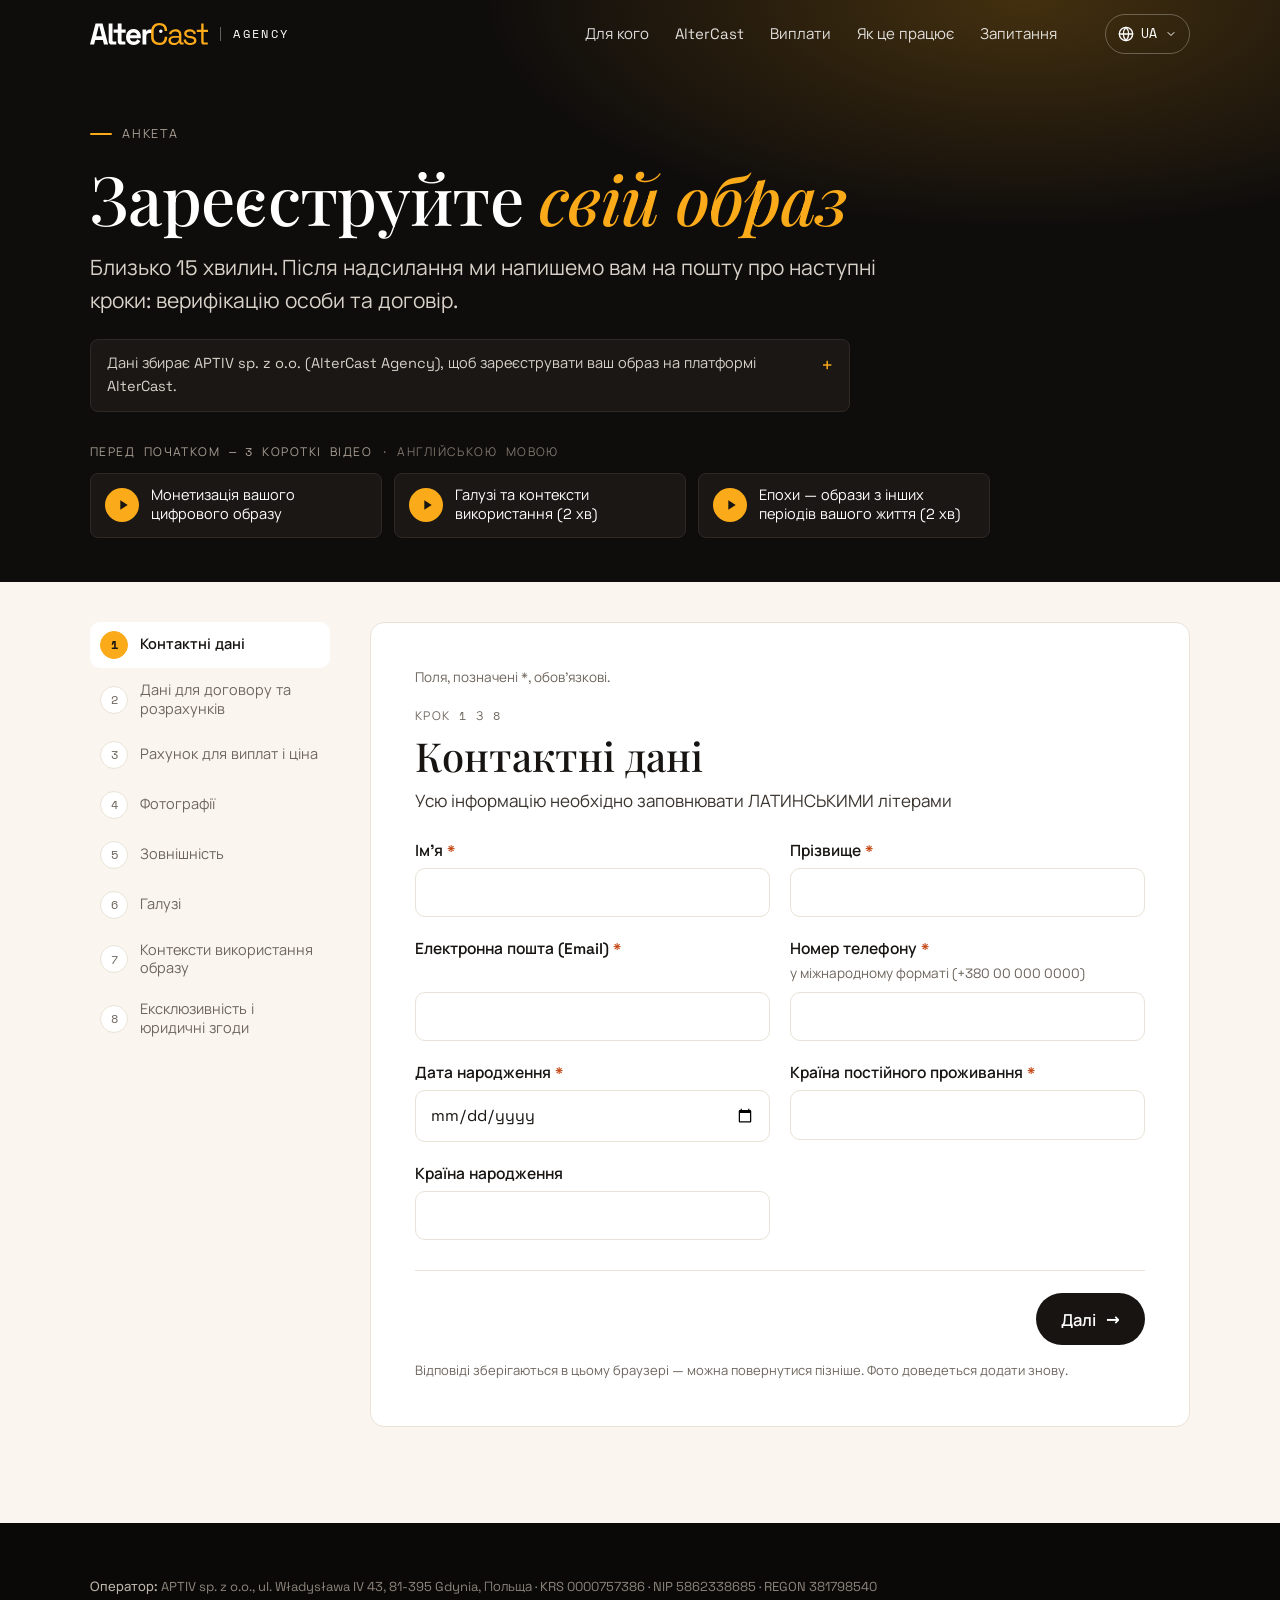
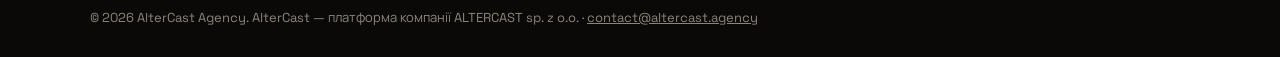
<file: ua/anketa/index.html>
<!doctype html>
<html lang="uk" dir="ltr" data-lang="ua" class="no-js">
<head>
<meta charset="utf-8">
<meta name="viewport" content="width=device-width, initial-scale=1, viewport-fit=cover">
<title>Анкета — AlterCast Agency</title>
<meta name="description" content="Зареєструйте свій образ в AlterCast Agency. Заповнення анкети займає близько 15 хвилин.">
<link rel="canonical" href="https://altercast.agency/ua/anketa/">
<link rel="alternate" hreflang="pl" href="https://altercast.agency/formularz/"><link rel="alternate" hreflang="en" href="https://altercast.agency/en/form/"><link rel="alternate" hreflang="uk" href="https://altercast.agency/ua/anketa/"><link rel="alternate" hreflang="ru" href="https://altercast.agency/ru/anketa/"><link rel="alternate" hreflang="zh-Hans" href="https://altercast.agency/zh/form/"><link rel="alternate" hreflang="ar" href="https://altercast.agency/ar/form/">
<meta name="theme-color" content="#0f0d0c">
<meta property="og:title" content="Анкета — AlterCast Agency">
<meta property="og:description" content="Зареєструйте свій образ в AlterCast Agency. Заповнення анкети займає близько 15 хвилин.">
<meta property="og:image" content="https://altercast.agency/assets/og-ua.png">
<link rel="icon" type="image/svg+xml" href="../../assets/icon.svg">
<link rel="stylesheet" href="../../assets/style.css?v=20261016d">
<link rel="stylesheet" href="../../assets/form.css?v=20261016d">
<link rel="preconnect" href="https://altercast.ai" crossorigin>
</head>
<body class="form-page">
<svg width="0" height="0" style="position:absolute" aria-hidden="true"><symbol id="ac-logo" viewBox="0 0 1104 205"><g fill="var(--logo-wordmark, #231f20)"><path d="M0 201.273L51.9676 3.97577H116.865L168.832 201.273H130.541L119.849 157.788H48.9838L38.2919 201.273H0ZM57.6865 123.497H110.649L86.7784 27.3333H81.8054L57.9351 123.497H57.6865Z"/><path d="M289.675 201.273C280.475 201.273 273.016 198.291 267.297 192.576C261.578 186.861 258.594 179.158 258.594 169.715V90.9455H219.805V61.6242H258.594V3.97577H294.151V61.3758H332.443V90.697H294.151V163.503C294.151 169.218 296.886 171.952 302.108 171.952H329.211V201.273H289.675Z"/><path d="M174.054 61.3758V3.97577H209.611V163.503C209.611 169.218 212.346 171.952 217.568 171.952H244.67V201.273H205.135C195.935 201.273 188.476 198.291 182.757 192.576C177.038 186.861 174.054 179.158 174.054 169.715V61.3758Z"/><path d="M406.789 205C392.865 205 380.681 202.018 369.989 196.055C359.297 190.091 351.092 181.891 345.124 170.958C339.157 160.024 336.173 147.352 336.173 132.691V129.212C336.173 114.551 339.157 101.879 344.876 90.9454C350.594 80.2606 358.8 71.8121 369.492 65.8485C379.935 59.8848 392.119 56.903 406.043 56.903C419.967 56.903 431.654 59.8848 441.849 66.097C452.043 72.3091 460 80.7576 465.47 91.4424C471.189 102.127 473.924 114.8 473.924 128.964V141.139H372.227C372.724 150.83 376.205 158.533 382.919 164.497C389.632 170.461 397.838 173.442 407.784 173.442C417.73 173.442 425.189 171.206 429.665 166.982C434.389 162.758 437.87 157.788 440.357 152.57L469.448 167.727C466.713 172.697 462.984 177.915 458.011 183.63C453.038 189.345 446.324 194.315 438.119 198.291C429.913 202.267 419.221 204.255 406.54 204.255L406.789 205ZM372.724 115.297H438.119C437.373 107.097 434.14 100.636 428.421 95.9151C422.703 90.9454 415.243 88.7091 406.043 88.7091C396.843 88.7091 388.886 91.1939 383.167 95.9151C377.449 100.885 373.967 107.345 372.724 115.297Z"/><path d="M489.34 201.273V61.3758H524.4V77.0303H529.373C531.362 71.3152 534.843 67.3394 539.567 64.6061C544.292 61.8727 550.011 60.6303 556.227 60.6303H580.346V92.1879H555.73C546.778 92.1879 539.319 94.6727 533.351 99.3939C527.632 104.115 524.649 111.57 524.649 121.509V201.024H489.092L489.34 201.273Z"/><path d="M659.914 92.6848C668.702 92.6848 675.827 85.5648 675.827 76.7818C675.827 67.9988 668.702 60.8788 659.914 60.8788C651.125 60.8788 644 67.9988 644 76.7818C644 85.5648 651.125 92.6848 659.914 92.6848Z"/></g><g fill="var(--logo-accent, #fbaa19)"><path d="M646.486 205C622.865 205 604.216 198.291 590.292 184.624C576.367 170.958 569.405 151.079 569.405 124.988V80.0121C569.405 53.9212 576.367 34.0424 590.292 20.3758C604.216 6.70909 622.865 0 646.486 0C670.108 0 687.762 6.46061 700.194 19.3818C712.627 32.303 718.843 50.1939 718.843 72.5576V74.0485H695.47V71.8121C695.47 56.903 691.492 44.7273 683.535 35.2848C675.578 25.8424 663.146 21.1212 646.486 21.1212C629.827 21.1212 616.649 26.3394 607.2 36.5273C597.751 46.7151 593.027 61.1273 593.027 79.5152V125.733C593.027 144.121 597.751 158.533 607.2 168.721C616.649 178.909 629.578 184.127 646.486 184.127C663.394 184.127 675.578 179.406 683.535 169.964C691.492 160.521 695.47 148.345 695.47 133.436V128.964H718.843V132.691C718.843 155.303 712.627 172.945 700.194 185.867C687.762 198.788 669.859 205.248 646.486 205.248V205Z"/><path d="M782.497 205C772.8 205 764.097 203.261 756.389 200.03C748.432 196.552 742.216 191.83 737.74 185.37C733.265 178.909 731.027 171.206 731.027 162.012C731.027 152.818 733.265 144.867 737.74 138.655C742.216 132.442 748.432 127.97 756.389 124.739C764.346 121.758 773.048 120.018 782.994 120.018H829.492V109.83C829.492 100.139 826.508 92.4364 820.789 86.7212C815.07 81.0061 806.616 78.2727 795.178 78.2727C783.74 78.2727 775.535 81.0061 769.319 86.2242C763.103 91.6909 758.876 98.6485 756.638 107.842L735.751 101.133C737.989 93.4303 741.47 86.4727 746.443 80.2606C751.416 74.0485 757.881 68.8303 766.086 65.103C774.292 61.3758 783.989 59.3879 795.427 59.3879C813.081 59.3879 826.757 63.8606 836.703 73.0545C846.4 82.2485 851.373 94.9212 851.373 111.57V173.939C851.373 179.655 854.108 182.388 859.33 182.388H872.011V201.273H852.616C846.4 201.273 841.427 199.533 837.697 196.055C833.967 192.576 831.978 187.855 831.978 182.139V180.648H828.497C826.508 184.127 823.773 187.855 820.292 191.83C816.811 195.806 812.086 198.788 806.119 201.521C800.151 204.006 792.194 205.248 782.746 205.248L782.497 205ZM784.984 185.867C798.162 185.867 808.854 181.891 817.059 174.188C825.265 166.485 829.243 155.552 829.243 141.388V138.406H783.492C774.54 138.406 767.33 140.394 761.611 144.121C755.892 147.848 752.908 153.812 752.908 161.515C752.908 169.218 755.892 175.182 761.859 179.655C767.827 184.127 775.535 186.115 784.735 186.115L784.984 185.867Z"/><path d="M936.411 205C919.254 205 904.832 201.024 893.146 193.073C881.459 185.121 874.249 172.697 871.762 155.552L892.897 150.83C894.389 159.776 897.124 166.982 901.351 172.2C905.578 177.418 910.551 181.145 916.768 183.133C922.984 185.37 929.449 186.364 936.411 186.364C946.854 186.364 954.811 184.376 961.027 180.152C967.243 175.927 969.978 170.461 969.978 163.503C969.978 156.545 966.995 151.327 961.276 148.345C955.557 145.364 947.6 143.127 937.654 141.139L925.968 139.152C917.016 137.661 909.059 135.176 901.6 132.194C894.141 129.212 888.422 124.739 884.195 119.273C879.968 113.806 877.73 107.097 877.73 98.6485C877.73 86.2243 882.454 76.5333 892.151 69.5758C901.849 62.6182 914.53 59.1394 930.195 59.1394C945.859 59.1394 958.541 62.6182 968.238 69.8242C977.935 76.7818 984.151 86.7212 986.886 99.6424L966 105.109C964.259 95.1697 960.281 88.2121 953.816 84.2364C947.351 80.2606 939.643 78.2727 930.195 78.2727C920.746 78.2727 913.286 80.0121 907.816 83.4909C902.346 86.9697 899.611 92.1879 899.611 98.897C899.611 105.606 902.097 110.327 907.319 113.309C912.541 116.291 919.503 118.776 927.957 120.267L939.643 122.255C949.341 123.994 958.292 126.23 966 129.212C973.708 132.194 979.924 136.418 984.649 141.636C989.373 146.855 991.611 154.309 991.611 163.006C991.611 176.424 986.638 186.861 976.443 194.315C966.497 201.77 952.822 205.249 935.914 205.249L936.411 205Z"/><path d="M1060.98 201.273C1053.03 201.273 1047.06 199.036 1042.83 194.812C1038.61 190.588 1036.37 184.624 1036.37 177.17V82.9939H994.843V63.6121H1036.37V3.97577H1058.75V63.3636H1103.75V82.7455H1058.75V173.442C1058.75 179.158 1061.48 181.891 1066.95 181.891H1097.78V201.024H1061.23L1060.98 201.273Z"/></g></symbol></svg>
<a class="skip" href="#main">Перейти до вмісту</a>
<header class="site-header is-solid">
  <div class="wrap">
    <a class="brand" href="../../ua/" aria-label="AlterCast Agency"><svg viewBox="0 0 1104 205" role="img" aria-label="AlterCast"><use href="#ac-logo"/></svg><span class="brand-tag">Agency</span></a>
    <nav class="nav" aria-label="Main"><a href="../../ua/#for-whom">Для кого</a><a href="../../ua/#altercast">AlterCast</a><a href="../../ua/#payouts">Виплати</a><a href="../../ua/#how-it-works">Як це працює</a><a href="../../ua/#faq">Запитання</a></nav>
    <div class="header-actions"><details class="lang-menu"><summary aria-label="Мова сторінки: Українська"><svg class="lm-globe" viewBox="0 0 24 24" fill="none" stroke="currentColor" stroke-width="2" stroke-linecap="round" stroke-linejoin="round" aria-hidden="true"><circle cx="12" cy="12" r="10"/><path d="M12 2a14.5 14.5 0 0 0 0 20 14.5 14.5 0 0 0 0-20"/><path d="M2 12h20"/></svg><span lang="uk">UA</span><svg class="lm-chev" viewBox="0 0 24 24" fill="none" stroke="currentColor" stroke-width="2" stroke-linecap="round" stroke-linejoin="round" aria-hidden="true"><path d="m6 9 6 6 6-6"/></svg></summary><nav class="lang-list" aria-label="Мова сторінки"><a href="../../formularz/" hreflang="pl" lang="pl"><span>Polski</span><span class="lc">PL</span></a><a href="../../en/form/" hreflang="en" lang="en"><span>English</span><span class="lc">EN</span></a><a href="../../ua/anketa/" hreflang="uk" lang="uk" aria-current="true"><span>Українська</span><span class="lc">UA</span></a><a href="../../ru/anketa/" hreflang="ru" lang="ru"><span>Русский</span><span class="lc">RU</span></a><a href="../../zh/form/" hreflang="zh-Hans" lang="zh-Hans"><span>简体中文</span><span class="lc">ZH</span></a><a href="../../ar/form/" hreflang="ar" lang="ar"><span>العربية</span><span class="lc">AR</span></a></nav></details></div>
    <button class="menu-btn" type="button" aria-expanded="false" aria-controls="mobile-panel" aria-label="Меню"><svg viewBox="0 0 24 24" fill="none" stroke="currentColor" stroke-width="2" stroke-linecap="round" stroke-linejoin="round" aria-hidden="true"><line x1="4" x2="20" y1="6" y2="6"/><line x1="4" x2="20" y1="12" y2="12"/><line x1="4" x2="20" y1="18" y2="18"/></svg></button>
  </div>
  <div class="mobile-panel" id="mobile-panel"><a class="m-link" href="../../ua/#for-whom">Для кого</a><a class="m-link" href="../../ua/#altercast">Що таке AlterCast</a><a class="m-link" href="../../ua/#payouts">Виплати без Stripe</a><a class="m-link" href="../../ua/#how-it-works">Як це працює</a><a class="m-link" href="../../ua/#faq">Запитання</a></div>
</header>
<main id="main">
  <section class="form-hero">
    <div class="wrap">
      <span class="eyebrow">Анкета</span>
      <h1 class="h2 form-h1">Зареєструйте <em>свій образ</em></h1>
      <p class="lead">Близько 15 хвилин. Після надсилання ми напишемо вам на пошту про наступні кроки: верифікацію особи та договір.</p>
      <details class="form-about"><summary>Дані збирає APTIV sp. z o.o. (AlterCast Agency), щоб зареєструвати ваш образ на платформі AlterCast.</summary><p>На основі цих даних агенція створює та веде ваш профіль на altercast.ai — власний акаунт Stripe вам не потрібен. Обсяг даних такий самий, як під час реєстрації на altercast.ai: контактні дані, дані для договору, рахунок для виплат, зовнішність, галузі, контексти використання та згоди. Заповнення займе близько 15 хвилин.</p></details>
      <p class="videos-label">Перед початком — 3 короткі відео <span class="videos-note">· англійською мовою</span></p>
      <div class="video-cards"><a class="video-card" href="https://vimeo.com/1225124772" target="_blank" rel="noopener"><span class="vc-play" aria-hidden="true"><svg viewBox="0 0 24 24"><path d="M8 5v14l11-7z" fill="currentColor"/></svg></span><span class="vc-text">Монетизація вашого цифрового образу</span></a><a class="video-card" href="https://vimeo.com/1225124769" target="_blank" rel="noopener"><span class="vc-play" aria-hidden="true"><svg viewBox="0 0 24 24"><path d="M8 5v14l11-7z" fill="currentColor"/></svg></span><span class="vc-text">Галузі та контексти використання (2 хв)</span></a><a class="video-card" href="https://vimeo.com/1225124770" target="_blank" rel="noopener"><span class="vc-play" aria-hidden="true"><svg viewBox="0 0 24 24"><path d="M8 5v14l11-7z" fill="currentColor"/></svg></span><span class="vc-text">Епохи — образи з інших періодів вашого життя (2 хв)</span></a></div>
    </div>
  </section>
  <section class="form-wrap">
    <div class="wrap form-grid">
      <aside class="stepper" aria-label="Крок  з 8"><ol><li data-step-dot="1"><span class="sd-n">1</span><span class="sd-t">Контактні дані</span></li><li data-step-dot="2"><span class="sd-n">2</span><span class="sd-t">Дані для договору та розрахунків</span></li><li data-step-dot="3"><span class="sd-n">3</span><span class="sd-t">Рахунок для виплат і ціна</span></li><li data-step-dot="4"><span class="sd-n">4</span><span class="sd-t">Фотографії</span></li><li data-step-dot="5"><span class="sd-n">5</span><span class="sd-t">Зовнішність</span></li><li data-step-dot="6"><span class="sd-n">6</span><span class="sd-t">Галузі</span></li><li data-step-dot="7"><span class="sd-n">7</span><span class="sd-t">Контексти використання образу</span></li><li data-step-dot="8"><span class="sd-n">8</span><span class="sd-t">Ексклюзивність і юридичні згоди</span></li></ol></aside>
      <div class="form-col">
        <div class="progress" aria-hidden="true"><span class="progress-bar"></span></div>
        <div class="draft-note" hidden><span class="dn-text"></span> <button type="button" class="link-btn" data-draft-clear>Почати спочатку</button></div>
        <form id="ac-form" class="form-card" novalidate>
          <p class="req-legend">Поля, позначені *, обов’язкові.</p>
          <div class="hp" aria-hidden="true"><label>Website <input type="text" name="website" tabindex="-1" autocomplete="off"></label></div>
          <section class="fstep" data-step="1" aria-labelledby="st1"><p class="step-count">Крок 1 з 8</p><h2 class="step-title" id="st1" tabindex="-1">Контактні дані</h2><p class="step-desc">Усю інформацію необхідно заповнювати ЛАТИНСЬКИМИ літерами</p><div class="step-fields"><div class="field" data-q="2" data-ty="0" data-title="Ім’я" data-req="1"><label class="f-label" for="q2">Ім’я <span class="req" aria-hidden="true">*</span></label><input class="input" id="q2" name="q2" type="text" autocomplete="given-name" required aria-describedby="q2-err"><p class="f-err" id="q2-err" role="alert"></p></div><div class="field" data-q="3" data-ty="0" data-title="Прізвище" data-req="1"><label class="f-label" for="q3">Прізвище <span class="req" aria-hidden="true">*</span></label><input class="input" id="q3" name="q3" type="text" autocomplete="family-name" required aria-describedby="q3-err"><p class="f-err" id="q3-err" role="alert"></p></div><div class="field" data-q="4" data-ty="0" data-title="Електронна пошта (Email)" data-req="1"><label class="f-label" for="q4">Електронна пошта (Email) <span class="req" aria-hidden="true">*</span></label><input class="input" id="q4" name="q4" type="email" autocomplete="email" required aria-describedby="q4-err"><p class="f-err" id="q4-err" role="alert"></p></div><div class="field" data-q="5" data-ty="0" data-title="Номер телефону" data-req="1"><label class="f-label" for="q5">Номер телефону <span class="req" aria-hidden="true">*</span></label><p class="f-help" id="q5-help">у міжнародному форматі (+380 00 000 0000)</p><input class="input" id="q5" name="q5" type="tel" autocomplete="tel" required aria-describedby="q5-help q5-err"><p class="f-err" id="q5-err" role="alert"></p></div><div class="field" data-q="6" data-ty="9" data-title="Дата народження" data-req="1"><label class="f-label" for="q6">Дата народження <span class="req" aria-hidden="true">*</span></label><input class="input" id="q6" name="q6" type="date" autocomplete="bday" required aria-describedby="q6-err"><p class="f-err" id="q6-err" role="alert"></p></div><div class="field" data-q="7" data-ty="0" data-title="Країна постійного проживання" data-req="1"><label class="f-label" for="q7">Країна постійного проживання <span class="req" aria-hidden="true">*</span></label><input class="input" id="q7" name="q7" type="text" autocomplete="country-name" required aria-describedby="q7-err"><p class="f-err" id="q7-err" role="alert"></p></div><div class="field" data-q="8" data-ty="0" data-title="Країна народження"><label class="f-label" for="q8">Країна народження</label><input class="input" id="q8" name="q8" type="text" autocomplete="off" aria-describedby="q8-err"><p class="f-err" id="q8-err" role="alert"></p></div></div></section><section class="fstep" data-step="2" aria-labelledby="st2" hidden><p class="step-count">Крок 2 з 8</p><h2 class="step-title" id="st2" tabindex="-1">Дані для договору та розрахунків</h2><p class="step-desc">Ці відомості буде використано для складання ліцензійного договору та бухгалтерських документів.</p><div class="step-fields"><fieldset class="field" data-q="10" data-ty="2" data-title="Я надаю права на свій образ як" data-req="1" aria-describedby="q10-err"><legend class="f-label">Я надаю права на свій образ як <span class="req" aria-hidden="true">*</span></legend><div class="choices choices-long"><label class="choice" for="q10_0"><input type="radio" id="q10_0" name="q10" value="Фізична особа (без реєстрації компанії / ФОП)"><span class="c-box" aria-hidden="true"></span><span class="c-text">Фізична особа (без реєстрації компанії / ФОП)</span></label><label class="choice" for="q10_1"><input type="radio" id="q10_1" name="q10" value="Фізична особа-підприємець (ФОП) або юридична особа" data-flag="company"><span class="c-box" aria-hidden="true"></span><span class="c-text">Фізична особа-підприємець (ФОП) або юридична особа</span></label></div><p class="f-err" id="q10-err" role="alert"></p></fieldset><div class="field" data-q="11" data-ty="0" data-title="Вулиця" data-req="1"><label class="f-label" for="q11">Вулиця <span class="req" aria-hidden="true">*</span></label><input class="input" id="q11" name="q11" type="text" autocomplete="address-line1" required aria-describedby="q11-err"><p class="f-err" id="q11-err" role="alert"></p></div><div class="field" data-q="12" data-ty="0" data-title="Номер будинку / квартири" data-req="1"><label class="f-label" for="q12">Номер будинку / квартири <span class="req" aria-hidden="true">*</span></label><input class="input" id="q12" name="q12" type="text" autocomplete="address-line2" required aria-describedby="q12-err"><p class="f-err" id="q12-err" role="alert"></p></div><div class="field" data-q="13" data-ty="0" data-title="Поштовий індекс" data-req="1"><label class="f-label" for="q13">Поштовий індекс <span class="req" aria-hidden="true">*</span></label><input class="input" id="q13" name="q13" type="text" autocomplete="postal-code" required aria-describedby="q13-err"><p class="f-err" id="q13-err" role="alert"></p></div><div class="field" data-q="14" data-ty="0" data-title="Місто" data-req="1"><label class="f-label" for="q14">Місто <span class="req" aria-hidden="true">*</span></label><input class="input" id="q14" name="q14" type="text" autocomplete="address-level2" required aria-describedby="q14-err"><p class="f-err" id="q14-err" role="alert"></p></div><div class="field" data-q="15" data-ty="0" data-title="Країна (адреса реєстрації / юридична адреса)" data-req="1"><label class="f-label" for="q15">Країна (адреса реєстрації / юридична адреса) <span class="req" aria-hidden="true">*</span></label><input class="input" id="q15" name="q15" type="text" autocomplete="country-name" required aria-describedby="q15-err"><p class="f-err" id="q15-err" role="alert"></p></div><div class="field" data-q="16" data-ty="0" data-title="Ідентифікаційний номер (PESEL / РНОКПП (ІПН) / національний ID)" data-req="1"><label class="f-label" for="q16">Ідентифікаційний номер (PESEL / РНОКПП (ІПН) / національний ID) <span class="req" aria-hidden="true">*</span></label><input class="input" id="q16" name="q16" type="text" autocomplete="off" required aria-describedby="q16-err"><p class="f-err" id="q16-err" role="alert"></p></div><div class="field" data-q="17" data-ty="0" data-title="Серія та номер посвідчення особи або паспорта" data-req="1"><label class="f-label" for="q17">Серія та номер посвідчення особи або паспорта <span class="req" aria-hidden="true">*</span></label><p class="f-help" id="q17-help">Необхідно для укладення офіційного договору. Скан або фото документа надсилати не потрібно.</p><input class="input" id="q17" name="q17" type="text" autocomplete="off" required aria-describedby="q17-help q17-err"><p class="f-err" id="q17-err" role="alert"></p></div><div class="field" data-q="18" data-ty="0" data-title="Країна видачі документа" data-req="1"><label class="f-label" for="q18">Країна видачі документа <span class="req" aria-hidden="true">*</span></label><input class="input" id="q18" name="q18" type="text" autocomplete="off" required aria-describedby="q18-err"><p class="f-err" id="q18-err" role="alert"></p></div><div class="field" data-q="19" data-ty="0" data-title="Країна податкового резидентства" data-req="1"><label class="f-label" for="q19">Країна податкового резидентства <span class="req" aria-hidden="true">*</span></label><p class="f-help" id="q19-help">Вкажіть ту саму країну, що й в адресі проживання, якщо тільки ви не сплачуєте податки в іншій юрисдикції.</p><input class="input" id="q19" name="q19" type="text" autocomplete="off" required aria-describedby="q19-help q19-err"><p class="f-err" id="q19-err" role="alert"></p></div><div class="field is-company" data-q="20" data-ty="0" data-title="Назва компанії (лише якщо договір укладається від імені ФОП або юридичної особи)" data-show-if="company"><label class="f-label" for="q20">Назва компанії (лише якщо договір укладається від імені ФОП або юридичної особи)</label><p class="f-help" id="q20-help">Заповнюйте, лише якщо працюєте через компанію або ФОП.</p><input class="input" id="q20" name="q20" type="text" autocomplete="organization" aria-describedby="q20-help q20-err"><p class="f-err" id="q20-err" role="alert"></p></div><div class="field is-company" data-q="21" data-ty="0" data-title="Податковий номер / код ЄДРПОУ / VAT (лише якщо договір укладається від імені ФОП або юридичної особи)" data-show-if="company"><label class="f-label" for="q21">Податковий номер / код ЄДРПОУ / VAT (лише якщо договір укладається від імені ФОП або юридичної особи)</label><p class="f-help" id="q21-help">Заповнюйте, лише якщо працюєте через компанію або ФОП.</p><input class="input" id="q21" name="q21" type="text" autocomplete="off" aria-describedby="q21-help q21-err"><p class="f-err" id="q21-err" role="alert"></p></div></div></section><section class="fstep" data-step="3" aria-labelledby="st3" hidden><p class="step-count">Крок 3 з 8</p><h2 class="step-title" id="st3" tabindex="-1">Рахунок для виплат і ціна</h2><p class="step-desc">На цей банківський рахунок ми перераховуватимемо вашу ліцензійну винагороду (роялті).</p><div class="step-fields"><div class="field" data-q="23" data-ty="0" data-title="Ім’я власника рахунку (ПІБ або повна назва юридичної особи)" data-req="1"><label class="f-label" for="q23">Ім’я власника рахунку (ПІБ або повна назва юридичної особи) <span class="req" aria-hidden="true">*</span></label><input class="input" id="q23" name="q23" type="text" autocomplete="name" required aria-describedby="q23-err"><p class="f-err" id="q23-err" role="alert"></p></div><div class="field" data-q="24" data-ty="0" data-title="Номер банківського рахунку (у форматі IBAN)" data-req="1"><label class="f-label" for="q24">Номер банківського рахунку (у форматі IBAN) <span class="req" aria-hidden="true">*</span></label><input class="input" id="q24" name="q24" type="text" autocomplete="off" required aria-describedby="q24-err"><p class="f-err" id="q24-err" role="alert"></p></div><div class="field" data-q="25" data-ty="0" data-title="Назва банку"><label class="f-label" for="q25">Назва банку</label><input class="input" id="q25" name="q25" type="text" autocomplete="off" aria-describedby="q25-err"><p class="f-err" id="q25-err" role="alert"></p></div><div class="field" data-q="26" data-ty="0" data-title="Код SWIFT / BIC (обов’язково для рахунків в іноземних банках)"><label class="f-label" for="q26">Код SWIFT / BIC (обов’язково для рахунків в іноземних банках)</label><input class="input" id="q26" name="q26" type="text" autocomplete="off" aria-describedby="q26-err"><p class="f-err" id="q26-err" role="alert"></p></div><fieldset class="field" data-q="27" data-ty="2" data-title="Валюта виплат" data-req="1" aria-describedby="q27-err"><legend class="f-label">Валюта виплат <span class="req" aria-hidden="true">*</span></legend><div class="choices choices-inline"><label class="choice" for="q27_0"><input type="radio" id="q27_0" name="q27" value="PLN"><span class="c-box" aria-hidden="true"></span><span class="c-text">PLN</span></label><label class="choice" for="q27_1"><input type="radio" id="q27_1" name="q27" value="EUR"><span class="c-box" aria-hidden="true"></span><span class="c-text">EUR</span></label><label class="choice" for="q27_2"><input type="radio" id="q27_2" name="q27" value="USD"><span class="c-box" aria-hidden="true"></span><span class="c-text">USD</span></label></div><p class="f-err" id="q27-err" role="alert"></p></fieldset><fieldset class="field" data-q="28" data-ty="4" data-title="Валюти, у яких клієнти можуть купувати ліцензію на ваш образ" data-req="1" aria-describedby="q28-err"><legend class="f-label">Валюти, у яких клієнти можуть купувати ліцензію на ваш образ <span class="req" aria-hidden="true">*</span></legend><div class="choices choices-inline"><label class="choice" for="q28_0"><input type="checkbox" id="q28_0" name="q28" value="PLN" data-flag="cur-pln"><span class="c-box" aria-hidden="true"></span><span class="c-text">PLN</span></label><label class="choice" for="q28_1"><input type="checkbox" id="q28_1" name="q28" value="EUR" data-flag="cur-eur"><span class="c-box" aria-hidden="true"></span><span class="c-text">EUR</span></label><label class="choice" for="q28_2"><input type="checkbox" id="q28_2" name="q28" value="USD" data-flag="cur-usd"><span class="c-box" aria-hidden="true"></span><span class="c-text">USD</span></label></div><p class="f-err" id="q28-err" role="alert"></p></fieldset><div class="field is-price" data-q="29" data-ty="0" data-title="Базова ціна ліцензії в PLN" data-req="1" data-price="1" data-show-if="cur-pln"><label class="f-label" for="q29">Базова ціна ліцензії в PLN <span class="req" aria-hidden="true">*</span></label><p class="f-help" id="q29-help">Ліцензія на 12 місяців із правами на ТБ, цифрові канали та друк. Клієнт заплатить на 25% більше (комісія агенції).</p><input class="input" id="q29" name="q29" type="text" autocomplete="off" inputmode="decimal" required aria-describedby="q29-help q29-err"><p class="f-err" id="q29-err" role="alert"></p></div><div class="field is-price" data-q="30" data-ty="0" data-title="Базова ціна ліцензії в EUR" data-req="1" data-price="1" data-show-if="cur-eur"><label class="f-label" for="q30">Базова ціна ліцензії в EUR <span class="req" aria-hidden="true">*</span></label><p class="f-help" id="q30-help">Ліцензія на 12 місяців із правами на ТБ, цифрові канали та друк. Клієнт заплатить на 25% більше (комісія агенції).</p><input class="input" id="q30" name="q30" type="text" autocomplete="off" inputmode="decimal" required aria-describedby="q30-help q30-err"><p class="f-err" id="q30-err" role="alert"></p></div><div class="field is-price" data-q="31" data-ty="0" data-title="Базова ціна ліцензії в USD" data-req="1" data-price="1" data-show-if="cur-usd"><label class="f-label" for="q31">Базова ціна ліцензії в USD <span class="req" aria-hidden="true">*</span></label><p class="f-help" id="q31-help">Ліцензія на 12 місяців із правами на ТБ, цифрові канали та друк. Клієнт заплатить на 25% більше (комісія агенції).</p><input class="input" id="q31" name="q31" type="text" autocomplete="off" inputmode="decimal" required aria-describedby="q31-help q31-err"><p class="f-err" id="q31-err" role="alert"></p></div></div></section><section class="fstep" data-step="4" aria-labelledby="st4" hidden><p class="step-count">Крок 4 з 8</p><h2 class="step-title" id="st4" tabindex="-1">Фотографії</h2><p class="step-desc">Потрібні три портретні знімки: анфас, під кутом 45 градусів і повний профіль. Яскраве рівномірне освітлення, однотонний нейтральний фон, без сонцезахисних окулярів і головних уборів, нейтральний вираз обличчя.</p><div class="step-fields"><fieldset class="field" data-q="33" data-ty="2" data-title="Як ви надасте свої фотографії?" data-req="1" aria-describedby="q33-err"><legend class="f-label">Як ви надасте свої фотографії? <span class="req" aria-hidden="true">*</span></legend><div class="choices choices-long"><label class="choice" for="q33_0"><input type="radio" id="q33_0" name="q33" value="Завантажу їх у поле нижче" data-flag="photo-upload"><span class="c-box" aria-hidden="true"></span><span class="c-text">Завантажу їх у поле нижче</span></label><label class="choice" for="q33_1"><input type="radio" id="q33_1" name="q33" value="Надішлю посилання (WeTransfer / Google Drive / хмарне сховище)" data-flag="photo-link"><span class="c-box" aria-hidden="true"></span><span class="c-text">Надішлю посилання (WeTransfer / Google Drive / хмарне сховище)</span></label><label class="choice" for="q33_2"><input type="radio" id="q33_2" name="q33" value="Організуємо очну зйомку з командою AlterCast"><span class="c-box" aria-hidden="true"></span><span class="c-text">Організуємо очну зйомку з командою AlterCast</span></label></div><p class="f-err" id="q33-err" role="alert"></p></fieldset><div class="field" data-q="34" data-ty="0" data-title="Посилання на фотографії (якщо ви надсилаєте їх посиланням)" data-show-if="photo-link"><label class="f-label" for="q34">Посилання на фотографії (якщо ви надсилаєте їх посиланням)</label><input class="input" id="q34" name="q34" type="url" autocomplete="off" aria-describedby="q34-err"><p class="f-err" id="q34-err" role="alert"></p></div><div class="photo-row" data-show-if="photo-upload"><div class="field photo-field" data-q="35" data-ty="13" data-title="Фото анфас"><span class="f-label" id="q35-lbl">Фото анфас</span><label class="dropzone" for="q35"><input class="photo-input" id="q35" name="q35" type="file" accept="image/jpeg,image/png,image/webp,image/heic,image/heif" aria-describedby="q35-err"><span class="dz-empty"><span class="dz-icon" aria-hidden="true"><svg viewBox="0 0 24 24" fill="none" stroke="currentColor" stroke-width="1.8" stroke-linecap="round" stroke-linejoin="round"><path d="M14.5 4h-5L7 7H4a2 2 0 0 0-2 2v9a2 2 0 0 0 2 2h16a2 2 0 0 0 2-2V9a2 2 0 0 0-2-2h-3l-2.5-3z"/><circle cx="12" cy="13" r="3"/></svg></span><span class="dz-pick">Вибрати фото</span><span class="dz-drop">або перетягніть його сюди</span></span><span class="dz-preview"><img alt=""><span class="dz-actions"><span class="dz-change">Замінити</span><button type="button" class="dz-remove">Видалити</button></span></span></label><p class="f-err" id="q35-err" role="alert"></p></div><div class="field photo-field" data-q="36" data-ty="13" data-title="Фото під кутом 45 градусів"><span class="f-label" id="q36-lbl">Фото під кутом 45 градусів</span><label class="dropzone" for="q36"><input class="photo-input" id="q36" name="q36" type="file" accept="image/jpeg,image/png,image/webp,image/heic,image/heif" aria-describedby="q36-err"><span class="dz-empty"><span class="dz-icon" aria-hidden="true"><svg viewBox="0 0 24 24" fill="none" stroke="currentColor" stroke-width="1.8" stroke-linecap="round" stroke-linejoin="round"><path d="M14.5 4h-5L7 7H4a2 2 0 0 0-2 2v9a2 2 0 0 0 2 2h16a2 2 0 0 0 2-2V9a2 2 0 0 0-2-2h-3l-2.5-3z"/><circle cx="12" cy="13" r="3"/></svg></span><span class="dz-pick">Вибрати фото</span><span class="dz-drop">або перетягніть його сюди</span></span><span class="dz-preview"><img alt=""><span class="dz-actions"><span class="dz-change">Замінити</span><button type="button" class="dz-remove">Видалити</button></span></span></label><p class="f-err" id="q36-err" role="alert"></p></div><div class="field photo-field" data-q="37" data-ty="13" data-title="Фото в профіль"><span class="f-label" id="q37-lbl">Фото в профіль</span><label class="dropzone" for="q37"><input class="photo-input" id="q37" name="q37" type="file" accept="image/jpeg,image/png,image/webp,image/heic,image/heif" aria-describedby="q37-err"><span class="dz-empty"><span class="dz-icon" aria-hidden="true"><svg viewBox="0 0 24 24" fill="none" stroke="currentColor" stroke-width="1.8" stroke-linecap="round" stroke-linejoin="round"><path d="M14.5 4h-5L7 7H4a2 2 0 0 0-2 2v9a2 2 0 0 0 2 2h16a2 2 0 0 0 2-2V9a2 2 0 0 0-2-2h-3l-2.5-3z"/><circle cx="12" cy="13" r="3"/></svg></span><span class="dz-pick">Вибрати фото</span><span class="dz-drop">або перетягніть його сюди</span></span><span class="dz-preview"><img alt=""><span class="dz-actions"><span class="dz-change">Замінити</span><button type="button" class="dz-remove">Видалити</button></span></span></label><p class="f-err" id="q37-err" role="alert"></p></div></div></div></section><section class="fstep" data-step="5" aria-labelledby="st5" hidden><p class="step-count">Крок 5 з 8</p><h2 class="step-title" id="st5" tabindex="-1">Зовнішність</h2><p class="step-desc">На нашій платформі ШІ визначає ці параметри за фотографіями. Тут заповніть їх вручну — клієнти використовують ці параметри як фільтри пошуку.</p><div class="step-fields"><fieldset class="field" data-q="39" data-ty="2" data-title="Стать" data-req="1" aria-describedby="q39-err"><legend class="f-label">Стать <span class="req" aria-hidden="true">*</span></legend><div class="choices"><label class="choice" for="q39_0"><input type="radio" id="q39_0" name="q39" value="Жіноча"><span class="c-box" aria-hidden="true"></span><span class="c-text">Жіноча</span></label><label class="choice" for="q39_1"><input type="radio" id="q39_1" name="q39" value="Чоловіча"><span class="c-box" aria-hidden="true"></span><span class="c-text">Чоловіча</span></label><label class="choice" for="q39_2"><input type="radio" id="q39_2" name="q39" value="Інша / Не бажаю вказувати"><span class="c-box" aria-hidden="true"></span><span class="c-text">Інша / Не бажаю вказувати</span></label></div><p class="f-err" id="q39-err" role="alert"></p></fieldset><div class="field" data-q="40" data-ty="0" data-title="Колір волосся" data-req="1"><label class="f-label" for="q40">Колір волосся <span class="req" aria-hidden="true">*</span></label><p class="f-help" id="q40-help">наприклад: темно-каштановий, блонд, чорний, рудий, сивий</p><input class="input" id="q40" name="q40" type="text" autocomplete="off" required aria-describedby="q40-help q40-err"><p class="f-err" id="q40-err" role="alert"></p></div><div class="field" data-q="41" data-ty="0" data-title="Колір очей" data-req="1"><label class="f-label" for="q41">Колір очей <span class="req" aria-hidden="true">*</span></label><p class="f-help" id="q41-help">наприклад: карі, блакитні, зелені, сіро-зелені / горіхові</p><input class="input" id="q41" name="q41" type="text" autocomplete="off" required aria-describedby="q41-help q41-err"><p class="f-err" id="q41-err" role="alert"></p></div><fieldset class="field" data-q="42" data-ty="2" data-title="Статура" data-req="1" aria-describedby="q42-err"><legend class="f-label">Статура <span class="req" aria-hidden="true">*</span></legend><div class="choices choices-inline"><label class="choice" for="q42_0"><input type="radio" id="q42_0" name="q42" value="Струнка"><span class="c-box" aria-hidden="true"></span><span class="c-text">Струнка</span></label><label class="choice" for="q42_1"><input type="radio" id="q42_1" name="q42" value="Середня"><span class="c-box" aria-hidden="true"></span><span class="c-text">Середня</span></label><label class="choice" for="q42_2"><input type="radio" id="q42_2" name="q42" value="Атлетична / Спортивна"><span class="c-box" aria-hidden="true"></span><span class="c-text">Атлетична / Спортивна</span></label><label class="choice" for="q42_3"><input type="radio" id="q42_3" name="q42" value="Повна / Plus-size"><span class="c-box" aria-hidden="true"></span><span class="c-text">Повна / Plus-size</span></label></div><p class="f-err" id="q42-err" role="alert"></p></fieldset><div class="field" data-q="43" data-ty="0" data-title="Типаж зовнішності / Етнічний тип"><label class="f-label" for="q43">Типаж зовнішності / Етнічний тип</label><p class="f-help" id="q43-help">наприклад: європейський / європеоїдний, азійський, африканський, латиноамериканський, змішаний</p><input class="input" id="q43" name="q43" type="text" autocomplete="off" aria-describedby="q43-help q43-err"><p class="f-err" id="q43-err" role="alert"></p></div><div class="field" data-q="44" data-ty="0" data-title="Тон шкіри"><label class="f-label" for="q44">Тон шкіри</label><p class="f-help" id="q44-help">наприклад: дуже світла (Fair), світла (Light), середня (Medium), оливкова (Olive), смаглява / темна (Deep)</p><input class="input" id="q44" name="q44" type="text" autocomplete="off" aria-describedby="q44-help q44-err"><p class="f-err" id="q44-err" role="alert"></p></div><fieldset class="field" data-q="45" data-ty="2" data-title="Довжина волосся" aria-describedby="q45-err"><legend class="f-label">Довжина волосся</legend><div class="choices"><label class="choice" for="q45_0"><input type="radio" id="q45_0" name="q45" value="Коротке"><span class="c-box" aria-hidden="true"></span><span class="c-text">Коротке</span></label><label class="choice" for="q45_1"><input type="radio" id="q45_1" name="q45" value="Середнє"><span class="c-box" aria-hidden="true"></span><span class="c-text">Середнє</span></label><label class="choice" for="q45_2"><input type="radio" id="q45_2" name="q45" value="Довге"><span class="c-box" aria-hidden="true"></span><span class="c-text">Довге</span></label><label class="choice" for="q45_3"><input type="radio" id="q45_3" name="q45" value="Без волосся / Поголена голова"><span class="c-box" aria-hidden="true"></span><span class="c-text">Без волосся / Поголена голова</span></label></div><p class="f-err" id="q45-err" role="alert"></p></fieldset><fieldset class="field" data-q="46" data-ty="2" data-title="Волосся на обличчі" aria-describedby="q46-err"><legend class="f-label">Волосся на обличчі</legend><div class="choices"><label class="choice" for="q46_0"><input type="radio" id="q46_0" name="q46" value="Гладко поголений(-а)"><span class="c-box" aria-hidden="true"></span><span class="c-text">Гладко поголений(-а)</span></label><label class="choice" for="q46_1"><input type="radio" id="q46_1" name="q46" value="Щетина"><span class="c-box" aria-hidden="true"></span><span class="c-text">Щетина</span></label><label class="choice" for="q46_2"><input type="radio" id="q46_2" name="q46" value="Борода"><span class="c-box" aria-hidden="true"></span><span class="c-text">Борода</span></label><label class="choice" for="q46_3"><input type="radio" id="q46_3" name="q46" value="Вуса"><span class="c-box" aria-hidden="true"></span><span class="c-text">Вуса</span></label><label class="choice" for="q46_4"><input type="radio" id="q46_4" name="q46" value="Не стосується"><span class="c-box" aria-hidden="true"></span><span class="c-text">Не стосується</span></label></div><p class="f-err" id="q46-err" role="alert"></p></fieldset><fieldset class="field" data-q="47" data-ty="4" data-title="Архетип / Стиль (оберіть типажі, які найкраще описують вашу зовнішність. Це допоможе брендам швидше знайти вас для своїх рекламних кампаній).
Можна вибрати кілька варіантів" aria-describedby="q47-err"><legend class="f-label">Архетип / Стиль (оберіть типажі, які найкраще описують вашу зовнішність. Це допоможе брендам швидше знайти вас для своїх рекламних кампаній).<br>Можна вибрати кілька варіантів</legend><div class="choices choices-long"><label class="choice" for="q47_0"><input type="checkbox" id="q47_0" name="q47" value="Гламурний / Надихальний (Aspirational / Glamour)"><span class="c-box" aria-hidden="true"></span><span class="c-text">Гламурний / Надихальний (Aspirational / Glamour)</span></label><label class="choice" for="q47_1"><input type="checkbox" id="q47_1" name="q47" value="Характерний / Виразне обличчя (Distinctive / «Character face»)"><span class="c-box" aria-hidden="true"></span><span class="c-text">Характерний / Виразне обличчя (Distinctive / «Character face»)</span></label><label class="choice" for="q47_2"><input type="checkbox" id="q47_2" name="q47" value="Корпоративний / Діловий (Corporate / Business)"><span class="c-box" aria-hidden="true"></span><span class="c-text">Корпоративний / Діловий (Corporate / Business)</span></label><label class="choice" for="q47_3"><input type="checkbox" id="q47_3" name="q47" value="Альтернативний / Бунтарський (Alternative / Edgy)"><span class="c-box" aria-hidden="true"></span><span class="c-text">Альтернативний / Бунтарський (Alternative / Edgy)</span></label><label class="choice" for="q47_4"><input type="checkbox" id="q47_4" name="q47" value="Відкритий / Лайфстайл (Approachable / Lifestyle)"><span class="c-box" aria-hidden="true"></span><span class="c-text">Відкритий / Лайфстайл (Approachable / Lifestyle)</span></label><label class="choice" for="q47_5"><input type="checkbox" id="q47_5" name="q47" value="Преміальний / Люкс (Luxury / Premium)"><span class="c-box" aria-hidden="true"></span><span class="c-text">Преміальний / Люкс (Luxury / Premium)</span></label><label class="choice" for="q47_6"><input type="checkbox" id="q47_6" name="q47" value="Природний / «Звичайний сусід» (Natural / Everyday)"><span class="c-box" aria-hidden="true"></span><span class="c-text">Природний / «Звичайний сусід» (Natural / Everyday)</span></label><label class="choice" for="q47_7"><input type="checkbox" id="q47_7" name="q47" value="Свій серед своїх / Пересічна людина (Everyman)"><span class="c-box" aria-hidden="true"></span><span class="c-text">Свій серед своїх / Пересічна людина (Everyman)</span></label><label class="choice" for="q47_8"><input type="checkbox" id="q47_8" name="q47" value="Суворий / Грізний (Tough / Intimidating)"><span class="c-box" aria-hidden="true"></span><span class="c-text">Суворий / Грізний (Tough / Intimidating)</span></label><label class="choice" for="q47_9"><input type="checkbox" id="q47_9" name="q47" value="Втомлений / «Побитий життям» (Fatigued / «World-weary»)"><span class="c-box" aria-hidden="true"></span><span class="c-text">Втомлений / «Побитий життям» (Fatigued / «World-weary»)</span></label></div><p class="f-err" id="q47-err" role="alert"></p></fieldset></div></section><section class="fstep" data-step="6" aria-labelledby="st6" hidden><p class="step-count">Крок 6 з 8</p><h2 class="step-title" id="st6" tabindex="-1">Галузі</h2><p class="step-desc">Оберіть галузі, у яких ви дозволяєте використовувати свій образ. Якщо галузь не позначено, це означає, що ви не даєте згоди на використання образу в ній. Відео: <a href="https://vimeo.com/1225124769" target="_blank" rel="noopener">https://vimeo.com/1225124769</a></p><div class="step-fields"><fieldset class="field" data-q="49" data-ty="4" data-title="Галузі, у яких я даю згоду на використання мого образу" data-req="1" aria-describedby="q49-err"><legend class="f-label">Галузі, у яких я даю згоду на використання мого образу <span class="req" aria-hidden="true">*</span></legend><div class="choice-tools"><button type="button" class="link-btn" data-select-all="q49">Позначити всі</button><button type="button" class="link-btn" data-clear-all="q49">Зняти всі</button></div><div class="choices"><label class="choice" for="q49_0"><input type="checkbox" id="q49_0" name="q49" value="Автомобілі та транспорт"><span class="c-box" aria-hidden="true"></span><span class="c-text">Автомобілі та транспорт</span></label><label class="choice" for="q49_1"><input type="checkbox" id="q49_1" name="q49" value="Краса та догляд (Beauty)"><span class="c-box" aria-hidden="true"></span><span class="c-text">Краса та догляд (Beauty)</span></label><label class="choice" for="q49_2"><input type="checkbox" id="q49_2" name="q49" value="Електронна комерція (E-commerce)"><span class="c-box" aria-hidden="true"></span><span class="c-text">Електронна комерція (E-commerce)</span></label><label class="choice" for="q49_3"><input type="checkbox" id="q49_3" name="q49" value="Освіта"><span class="c-box" aria-hidden="true"></span><span class="c-text">Освіта</span></label><label class="choice" for="q49_4"><input type="checkbox" id="q49_4" name="q49" value="Розваги та медіа"><span class="c-box" aria-hidden="true"></span><span class="c-text">Розваги та медіа</span></label><label class="choice" for="q49_5"><input type="checkbox" id="q49_5" name="q49" value="Мода та стиль (Fashion)"><span class="c-box" aria-hidden="true"></span><span class="c-text">Мода та стиль (Fashion)</span></label><label class="choice" for="q49_6"><input type="checkbox" id="q49_6" name="q49" value="Фінанси та банківські послуги"><span class="c-box" aria-hidden="true"></span><span class="c-text">Фінанси та банківські послуги</span></label><label class="choice" for="q49_7"><input type="checkbox" id="q49_7" name="q49" value="Продукти харчування та напої (F&amp;B)"><span class="c-box" aria-hidden="true"></span><span class="c-text">Продукти харчування та напої (F&amp;B)</span></label><label class="choice" for="q49_8"><input type="checkbox" id="q49_8" name="q49" value="Комп’ютерні та відеоігри (Gaming)"><span class="c-box" aria-hidden="true"></span><span class="c-text">Комп’ютерні та відеоігри (Gaming)</span></label><label class="choice" for="q49_9"><input type="checkbox" id="q49_9" name="q49" value="Охорона здоров’я та медицина"><span class="c-box" aria-hidden="true"></span><span class="c-text">Охорона здоров’я та медицина</span></label><label class="choice" for="q49_10"><input type="checkbox" id="q49_10" name="q49" value="Дім і сад"><span class="c-box" aria-hidden="true"></span><span class="c-text">Дім і сад</span></label><label class="choice" for="q49_11"><input type="checkbox" id="q49_11" name="q49" value="Нерухомість"><span class="c-box" aria-hidden="true"></span><span class="c-text">Нерухомість</span></label><label class="choice" for="q49_12"><input type="checkbox" id="q49_12" name="q49" value="Роздрібна торгівля (ритейл)"><span class="c-box" aria-hidden="true"></span><span class="c-text">Роздрібна торгівля (ритейл)</span></label><label class="choice" for="q49_13"><input type="checkbox" id="q49_13" name="q49" value="Сфера послуг"><span class="c-box" aria-hidden="true"></span><span class="c-text">Сфера послуг</span></label><label class="choice" for="q49_14"><input type="checkbox" id="q49_14" name="q49" value="Спорт і фітнес"><span class="c-box" aria-hidden="true"></span><span class="c-text">Спорт і фітнес</span></label><label class="choice" for="q49_15"><input type="checkbox" id="q49_15" name="q49" value="Технології та IT"><span class="c-box" aria-hidden="true"></span><span class="c-text">Технології та IT</span></label><label class="choice" for="q49_16"><input type="checkbox" id="q49_16" name="q49" value="Туризм і подорожі"><span class="c-box" aria-hidden="true"></span><span class="c-text">Туризм і подорожі</span></label></div><p class="f-err" id="q49-err" role="alert"></p></fieldset></div></section><section class="fstep" data-step="7" aria-labelledby="st7" hidden><p class="step-count">Крок 7 з 8</p><h2 class="step-title" id="st7" tabindex="-1">Контексти використання образу (91 пункт у 12 категоріях)</h2><p class="step-desc">У кожній групі позначте ЛИШЕ ті контексти, на які ви НЕ ДАЄТЕ згоди. Непозначені пункти вважаються вашою згодою. Обмежуйте лише те, що для вас справді неприйнятне: що менше винятків ви вкажете, то ширші можливості ліцензування вашого образу. Незалежно від вашого вибору, на платформі завжди діють безумовні заборони: порнографія, мова ворожнечі, політична пропаганда та недостовірна реклама, що вводить в оману.</p><div class="step-fields"><div class="ctx-list"><details class="field ctx-group" data-q="51" data-ty="4" data-title="Я НЕ ДАЮ згоди на: Алкоголь, нікотин, нічне життя та азартні ігри"><summary><span class="ctx-name">Алкоголь, нікотин, нічне життя та азартні ігри</span><span class="ctx-count" data-none="без обмежень" data-sel="позначено">без обмежень</span></summary><fieldset class="ctx-body"><legend class="visually-hidden">Я НЕ ДАЮ згоди на: Алкоголь, нікотин, нічне життя та азартні ігри</legend><p class="ctx-head">Я НЕ ДАЮ згоди на:</p><div class="choices choices-no"><label class="choice" for="q51_0"><input type="checkbox" id="q51_0" name="q51" value="Бари, клуби, вечірки або нічне життя"><span class="c-box" aria-hidden="true"></span><span class="c-text">Бари, клуби, вечірки або нічне життя</span></label><label class="choice" for="q51_1"><input type="checkbox" id="q51_1" name="q51" value="Казино, покер або інші азартні ігри"><span class="c-box" aria-hidden="true"></span><span class="c-text">Казино, покер або інші азартні ігри</span></label><label class="choice" for="q51_2"><input type="checkbox" id="q51_2" name="q51" value="Вживання алкоголю"><span class="c-box" aria-hidden="true"></span><span class="c-text">Вживання алкоголю</span></label><label class="choice" for="q51_3"><input type="checkbox" id="q51_3" name="q51" value="Лотереї або грошові розіграші"><span class="c-box" aria-hidden="true"></span><span class="c-text">Лотереї або грошові розіграші</span></label><label class="choice" for="q51_4"><input type="checkbox" id="q51_4" name="q51" value="Куріння або вживання нікотинових продуктів"><span class="c-box" aria-hidden="true"></span><span class="c-text">Куріння або вживання нікотинових продуктів</span></label><label class="choice" for="q51_5"><input type="checkbox" id="q51_5" name="q51" value="Ставки на спорт"><span class="c-box" aria-hidden="true"></span><span class="c-text">Ставки на спорт</span></label></div></fieldset></details><details class="field ctx-group" data-q="52" data-ty="4" data-title="Я НЕ ДАЮ згоди на: Одяг і демонстрація тіла"><summary><span class="ctx-name">Одяг і демонстрація тіла</span><span class="ctx-count" data-none="без обмежень" data-sel="позначено">без обмежень</span></summary><fieldset class="ctx-body"><legend class="visually-hidden">Я НЕ ДАЮ згоди на: Одяг і демонстрація тіла</legend><p class="ctx-head">Я НЕ ДАЮ згоди на:</p><div class="choices choices-no"><label class="choice" for="q52_0"><input type="checkbox" id="q52_0" name="q52" value="Великі плани тіла"><span class="c-box" aria-hidden="true"></span><span class="c-text">Великі плани тіла</span></label><label class="choice" for="q52_1"><input type="checkbox" id="q52_1" name="q52" value="Мода чи б’юті з сильним акцентом на тілі"><span class="c-box" aria-hidden="true"></span><span class="c-text">Мода чи б’юті з сильним акцентом на тілі</span></label><label class="choice" for="q52_2"><input type="checkbox" id="q52_2" name="q52" value="Відвертий одяг"><span class="c-box" aria-hidden="true"></span><span class="c-text">Відвертий одяг</span></label><label class="choice" for="q52_3"><input type="checkbox" id="q52_3" name="q52" value="З оголеним торсом"><span class="c-box" aria-hidden="true"></span><span class="c-text">З оголеним торсом</span></label><label class="choice" for="q52_4"><input type="checkbox" id="q52_4" name="q52" value="Купальники / плавки"><span class="c-box" aria-hidden="true"></span><span class="c-text">Купальники / плавки</span></label><label class="choice" for="q52_5"><input type="checkbox" id="q52_5" name="q52" value="Спідня білизна"><span class="c-box" aria-hidden="true"></span><span class="c-text">Спідня білизна</span></label></div></fieldset></details><details class="field ctx-group" data-q="53" data-ty="4" data-title="Я НЕ ДАЮ згоди на: Культура, національність, суспільство та екологія"><summary><span class="ctx-name">Культура, національність, суспільство та екологія</span><span class="ctx-count" data-none="без обмежень" data-sel="позначено">без обмежень</span></summary><fieldset class="ctx-body"><legend class="visually-hidden">Я НЕ ДАЮ згоди на: Культура, національність, суспільство та екологія</legend><p class="ctx-head">Я НЕ ДАЮ згоди на:</p><div class="choices choices-no"><label class="choice" for="q53_0"><input type="checkbox" id="q53_0" name="q53" value="Благодійні кампанії або соціальна реклама"><span class="c-box" aria-hidden="true"></span><span class="c-text">Благодійні кампанії або соціальна реклама</span></label><label class="choice" for="q53_1"><input type="checkbox" id="q53_1" name="q53" value="Екологія або переробка відходів"><span class="c-box" aria-hidden="true"></span><span class="c-text">Екологія або переробка відходів</span></label><label class="choice" for="q53_2"><input type="checkbox" id="q53_2" name="q53" value="Прапори, національна символіка або патріотичний контекст"><span class="c-box" aria-hidden="true"></span><span class="c-text">Прапори, національна символіка або патріотичний контекст</span></label><label class="choice" for="q53_3"><input type="checkbox" id="q53_3" name="q53" value="Бідність або бездомність"><span class="c-box" aria-hidden="true"></span><span class="c-text">Бідність або бездомність</span></label><label class="choice" for="q53_4"><input type="checkbox" id="q53_4" name="q53" value="Зелена енергетика"><span class="c-box" aria-hidden="true"></span><span class="c-text">Зелена енергетика</span></label><label class="choice" for="q53_5"><input type="checkbox" id="q53_5" name="q53" value="Місцева або регіональна специфіка"><span class="c-box" aria-hidden="true"></span><span class="c-text">Місцева або регіональна специфіка</span></label><label class="choice" for="q53_6"><input type="checkbox" id="q53_6" name="q53" value="Одяг або аксесуари з патріотичною чи фанатською символікою"><span class="c-box" aria-hidden="true"></span><span class="c-text">Одяг або аксесуари з патріотичною чи фанатською символікою</span></label><label class="choice" for="q53_7"><input type="checkbox" id="q53_7" name="q53" value="Захист прав тварин"><span class="c-box" aria-hidden="true"></span><span class="c-text">Захист прав тварин</span></label><label class="choice" for="q53_8"><input type="checkbox" id="q53_8" name="q53" value="Спортивні вболівальники / фанатський контекст"><span class="c-box" aria-hidden="true"></span><span class="c-text">Спортивні вболівальники / фанатський контекст</span></label></div></fieldset></details><details class="field ctx-group" data-q="54" data-ty="4" data-title="Я НЕ ДАЮ згоди на: Сім’я, стосунки та близькість"><summary><span class="ctx-name">Сім’я, стосунки та близькість</span><span class="ctx-count" data-none="без обмежень" data-sel="позначено">без обмежень</span></summary><fieldset class="ctx-body"><legend class="visually-hidden">Я НЕ ДАЮ згоди на: Сім’я, стосунки та близькість</legend><p class="ctx-head">Я НЕ ДАЮ згоди на:</p><div class="choices choices-no"><label class="choice" for="q54_0"><input type="checkbox" id="q54_0" name="q54" value="Розрив стосунків або конфлікти в парі"><span class="c-box" aria-hidden="true"></span><span class="c-text">Розрив стосунків або конфлікти в парі</span></label><label class="choice" for="q54_1"><input type="checkbox" id="q54_1" name="q54" value="Побачення або романтичні сцени"><span class="c-box" aria-hidden="true"></span><span class="c-text">Побачення або романтичні сцени</span></label><label class="choice" for="q54_2"><input type="checkbox" id="q54_2" name="q54" value="Догляд за літніми людьми"><span class="c-box" aria-hidden="true"></span><span class="c-text">Догляд за літніми людьми</span></label><label class="choice" for="q54_3"><input type="checkbox" id="q54_3" name="q54" value="Поцілунки або романтична близькість"><span class="c-box" aria-hidden="true"></span><span class="c-text">Поцілунки або романтична близькість</span></label><label class="choice" for="q54_4"><input type="checkbox" id="q54_4" name="q54" value="Батьківство"><span class="c-box" aria-hidden="true"></span><span class="c-text">Батьківство</span></label><label class="choice" for="q54_5"><input type="checkbox" id="q54_5" name="q54" value="Вагітність"><span class="c-box" aria-hidden="true"></span><span class="c-text">Вагітність</span></label><label class="choice" for="q54_6"><input type="checkbox" id="q54_6" name="q54" value="Використання застосунків або сервісів для знайомств"><span class="c-box" aria-hidden="true"></span><span class="c-text">Використання застосунків або сервісів для знайомств</span></label><label class="choice" for="q54_7"><input type="checkbox" id="q54_7" name="q54" value="Весілля або шлюб"><span class="c-box" aria-hidden="true"></span><span class="c-text">Весілля або шлюб</span></label></div></fieldset></details><details class="field ctx-group" data-q="55" data-ty="4" data-title="Я НЕ ДАЮ згоди на: Фінанси та гроші"><summary><span class="ctx-name">Фінанси та гроші</span><span class="ctx-count" data-none="без обмежень" data-sel="позначено">без обмежень</span></summary><fieldset class="ctx-body"><legend class="visually-hidden">Я НЕ ДАЮ згоди на: Фінанси та гроші</legend><p class="ctx-head">Я НЕ ДАЮ згоди на:</p><div class="choices choices-no"><label class="choice" for="q55_0"><input type="checkbox" id="q55_0" name="q55" value="Інвестування в криптовалюти або їх використання"><span class="c-box" aria-hidden="true"></span><span class="c-text">Інвестування в криптовалюти або їх використання</span></label><label class="choice" for="q55_1"><input type="checkbox" id="q55_1" name="q55" value="Борги, фінансові труднощі або кризові ситуації"><span class="c-box" aria-hidden="true"></span><span class="c-text">Борги, фінансові труднощі або кризові ситуації</span></label><label class="choice" for="q55_2"><input type="checkbox" id="q55_2" name="q55" value="Обіцянки швидкого збагачення або легких грошей"><span class="c-box" aria-hidden="true"></span><span class="c-text">Обіцянки швидкого збагачення або легких грошей</span></label><label class="choice" for="q55_3"><input type="checkbox" id="q55_3" name="q55" value="Демонстрація розкоші та високого статку"><span class="c-box" aria-hidden="true"></span><span class="c-text">Демонстрація розкоші та високого статку</span></label><label class="choice" for="q55_4"><input type="checkbox" id="q55_4" name="q55" value="Інвестиції або біржовий трейдинг"><span class="c-box" aria-hidden="true"></span><span class="c-text">Інвестиції або біржовий трейдинг</span></label><label class="choice" for="q55_5"><input type="checkbox" id="q55_5" name="q55" value="Мікропозики, споживчі кредити або позики до зарплати"><span class="c-box" aria-hidden="true"></span><span class="c-text">Мікропозики, споживчі кредити або позики до зарплати</span></label></div></fieldset></details><details class="field ctx-group" data-q="56" data-ty="4" data-title="Я НЕ ДАЮ згоди на: Їжа та продукти тваринного походження"><summary><span class="ctx-name">Їжа та продукти тваринного походження</span><span class="ctx-count" data-none="без обмежень" data-sel="позначено">без обмежень</span></summary><fieldset class="ctx-body"><legend class="visually-hidden">Я НЕ ДАЮ згоди на: Їжа та продукти тваринного походження</legend><p class="ctx-head">Я НЕ ДАЮ згоди на:</p><div class="choices choices-no"><label class="choice" for="q56_0"><input type="checkbox" id="q56_0" name="q56" value="Молочні продукти або яйця"><span class="c-box" aria-hidden="true"></span><span class="c-text">Молочні продукти або яйця</span></label><label class="choice" for="q56_1"><input type="checkbox" id="q56_1" name="q56" value="Вживання м’яса"><span class="c-box" aria-hidden="true"></span><span class="c-text">Вживання м’яса</span></label><label class="choice" for="q56_2"><input type="checkbox" id="q56_2" name="q56" value="Фастфуд, кондитерські вироби або енергетичні напої"><span class="c-box" aria-hidden="true"></span><span class="c-text">Фастфуд, кондитерські вироби або енергетичні напої</span></label><label class="choice" for="q56_3"><input type="checkbox" id="q56_3" name="q56" value="Натуральна шкіра або хутро"><span class="c-box" aria-hidden="true"></span><span class="c-text">Натуральна шкіра або хутро</span></label><label class="choice" for="q56_4"><input type="checkbox" id="q56_4" name="q56" value="Халяльні або кошерні продукти"><span class="c-box" aria-hidden="true"></span><span class="c-text">Халяльні або кошерні продукти</span></label><label class="choice" for="q56_5"><input type="checkbox" id="q56_5" name="q56" value="Полювання або риболовля"><span class="c-box" aria-hidden="true"></span><span class="c-text">Полювання або риболовля</span></label><label class="choice" for="q56_6"><input type="checkbox" id="q56_6" name="q56" value="Свинина"><span class="c-box" aria-hidden="true"></span><span class="c-text">Свинина</span></label></div></fieldset></details><details class="field ctx-group" data-q="57" data-ty="4" data-title="Я НЕ ДАЮ згоди на: Здоров’я, зовнішність та естетичні результати"><summary><span class="ctx-name">Здоров’я, зовнішність та естетичні результати</span><span class="ctx-count" data-none="без обмежень" data-sel="позначено">без обмежень</span></summary><fieldset class="ctx-body"><legend class="visually-hidden">Я НЕ ДАЮ згоди на: Здоров’я, зовнішність та естетичні результати</legend><p class="ctx-head">Я НЕ ДАЮ згоди на:</p><div class="choices choices-no"><label class="choice" for="q57_0"><input type="checkbox" id="q57_0" name="q57" value="Схуднення або трансформація тіла"><span class="c-box" aria-hidden="true"></span><span class="c-text">Схуднення або трансформація тіла</span></label><label class="choice" for="q57_1"><input type="checkbox" id="q57_1" name="q57" value="Комплекси чи невпевненість щодо зовнішності"><span class="c-box" aria-hidden="true"></span><span class="c-text">Комплекси чи невпевненість щодо зовнішності</span></label><label class="choice" for="q57_2"><input type="checkbox" id="q57_2" name="q57" value="Ефекти трансформації «до і після»"><span class="c-box" aria-hidden="true"></span><span class="c-text">Ефекти трансформації «до і після»</span></label><label class="choice" for="q57_3"><input type="checkbox" id="q57_3" name="q57" value="Косметологічні процедури або естетична медицина"><span class="c-box" aria-hidden="true"></span><span class="c-text">Косметологічні процедури або естетична медицина</span></label><label class="choice" for="q57_4"><input type="checkbox" id="q57_4" name="q57" value="Репродуктивне здоров’я або лікування безпліддя"><span class="c-box" aria-hidden="true"></span><span class="c-text">Репродуктивне здоров’я або лікування безпліддя</span></label><label class="choice" for="q57_5"><input type="checkbox" id="q57_5" name="q57" value="Проблеми зі здоров’ям і захворювання"><span class="c-box" aria-hidden="true"></span><span class="c-text">Проблеми зі здоров’ям і захворювання</span></label><label class="choice" for="q57_6"><input type="checkbox" id="q57_6" name="q57" value="Інтимне здоров’я або делікатні медичні стани"><span class="c-box" aria-hidden="true"></span><span class="c-text">Інтимне здоров’я або делікатні медичні стани</span></label><label class="choice" for="q57_7"><input type="checkbox" id="q57_7" name="q57" value="Інтимний велнес, контрацепція або потенція"><span class="c-box" aria-hidden="true"></span><span class="c-text">Інтимний велнес, контрацепція або потенція</span></label><label class="choice" for="q57_8"><input type="checkbox" id="q57_8" name="q57" value="Медичне лікування або терапія"><span class="c-box" aria-hidden="true"></span><span class="c-text">Медичне лікування або терапія</span></label><label class="choice" for="q57_9"><input type="checkbox" id="q57_9" name="q57" value="Ментальне (психічне) здоров’я"><span class="c-box" aria-hidden="true"></span><span class="c-text">Ментальне (психічне) здоров’я</span></label><label class="choice" for="q57_10"><input type="checkbox" id="q57_10" name="q57" value="Вживання ліків або дієтичних добавок"><span class="c-box" aria-hidden="true"></span><span class="c-text">Вживання ліків або дієтичних добавок</span></label></div></fieldset></details><details class="field ctx-group" data-q="58" data-ty="4" data-title="Я НЕ ДАЮ згоди на: Ідентичність, фізичні зміни та модифікація образу"><summary><span class="ctx-name">Ідентичність, фізичні зміни та модифікація образу</span><span class="ctx-count" data-none="без обмежень" data-sel="позначено">без обмежень</span></summary><fieldset class="ctx-body"><legend class="visually-hidden">Я НЕ ДАЮ згоди на: Ідентичність, фізичні зміни та модифікація образу</legend><p class="ctx-head">Я НЕ ДАЮ згоди на:</p><div class="choices choices-no"><label class="choice" for="q58_0"><input type="checkbox" id="q58_0" name="q58" value="Зміна частин тіла або пропорцій"><span class="c-box" aria-hidden="true"></span><span class="c-text">Зміна частин тіла або пропорцій</span></label><label class="choice" for="q58_1"><input type="checkbox" id="q58_1" name="q58" value="Зміна рис обличчя"><span class="c-box" aria-hidden="true"></span><span class="c-text">Зміна рис обличчя</span></label><label class="choice" for="q58_2"><input type="checkbox" id="q58_2" name="q58" value="Гендерний перехід"><span class="c-box" aria-hidden="true"></span><span class="c-text">Гендерний перехід</span></label><label class="choice" for="q58_3"><input type="checkbox" id="q58_3" name="q58" value="Зміна зачіски або кольору волосся"><span class="c-box" aria-hidden="true"></span><span class="c-text">Зміна зачіски або кольору волосся</span></label><label class="choice" for="q58_4"><input type="checkbox" id="q58_4" name="q58" value="Жахи, монстри або моторошний пластичний грим"><span class="c-box" aria-hidden="true"></span><span class="c-text">Жахи, монстри або моторошний пластичний грим</span></label><label class="choice" for="q58_5"><input type="checkbox" id="q58_5" name="q58" value="Контекст ЛГБТК+"><span class="c-box" aria-hidden="true"></span><span class="c-text">Контекст ЛГБТК+</span></label><label class="choice" for="q58_6"><input type="checkbox" id="q58_6" name="q58" value="Ожиріння або значна надмірна вага"><span class="c-box" aria-hidden="true"></span><span class="c-text">Ожиріння або значна надмірна вага</span></label><label class="choice" for="q58_7"><input type="checkbox" id="q58_7" name="q58" value="Суттєва зміна ваги або статури"><span class="c-box" aria-hidden="true"></span><span class="c-text">Суттєва зміна ваги або статури</span></label><label class="choice" for="q58_8"><input type="checkbox" id="q58_8" name="q58" value="Зміна тону шкіри або етнічних рис"><span class="c-box" aria-hidden="true"></span><span class="c-text">Зміна тону шкіри або етнічних рис</span></label><label class="choice" for="q58_9"><input type="checkbox" id="q58_9" name="q58" value="Сильний дефіцит маси тіла або розлади харчової поведінки"><span class="c-box" aria-hidden="true"></span><span class="c-text">Сильний дефіцит маси тіла або розлади харчової поведінки</span></label><label class="choice" for="q58_10"><input type="checkbox" id="q58_10" name="q58" value="Візуальна зміна віку (старіння / омолодження)"><span class="c-box" aria-hidden="true"></span><span class="c-text">Візуальна зміна віку (старіння / омолодження)</span></label></div></fieldset></details><details class="field ctx-group" data-q="59" data-ty="4" data-title="Я НЕ ДАЮ згоди на: Роль і спосіб використання образу"><summary><span class="ctx-name">Роль і спосіб використання образу</span><span class="ctx-count" data-none="без обмежень" data-sel="позначено">без обмежень</span></summary><fieldset class="ctx-body"><legend class="visually-hidden">Я НЕ ДАЮ згоди на: Роль і спосіб використання образу</legend><p class="ctx-head">Я НЕ ДАЮ згоди на:</p><div class="choices choices-no"><label class="choice" for="q59_0"><input type="checkbox" id="q59_0" name="q59" value="Комедійна роль, пародія або об’єкт глузування"><span class="c-box" aria-hidden="true"></span><span class="c-text">Комедійна роль, пародія або об’єкт глузування</span></label><label class="choice" for="q59_1"><input type="checkbox" id="q59_1" name="q59" value="Результат після використання продукту чи послуги"><span class="c-box" aria-hidden="true"></span><span class="c-text">Результат після використання продукту чи послуги</span></label><label class="choice" for="q59_2"><input type="checkbox" id="q59_2" name="q59" value="Роль експерта або фахівця"><span class="c-box" aria-hidden="true"></span><span class="c-text">Роль експерта або фахівця</span></label><label class="choice" for="q59_3"><input type="checkbox" id="q59_3" name="q59" value="Приписування особистої історії або свідчень"><span class="c-box" aria-hidden="true"></span><span class="c-text">Приписування особистої історії або свідчень</span></label><label class="choice" for="q59_4"><input type="checkbox" id="q59_4" name="q59" value="Рекламна рекомендація продукту, бренду чи послуги"><span class="c-box" aria-hidden="true"></span><span class="c-text">Рекламна рекомендація продукту, бренду чи послуги</span></label><label class="choice" for="q59_5"><input type="checkbox" id="q59_5" name="q59" value="Особистий відгук / особиста думка"><span class="c-box" aria-hidden="true"></span><span class="c-text">Особистий відгук / особиста думка</span></label></div></fieldset></details><details class="field ctx-group" data-q="60" data-ty="4" data-title="Я НЕ ДАЮ згоди на: Релігія, свята та духовність"><summary><span class="ctx-name">Релігія, свята та духовність</span><span class="ctx-count" data-none="без обмежень" data-sel="позначено">без обмежень</span></summary><fieldset class="ctx-body"><legend class="visually-hidden">Я НЕ ДАЮ згоди на: Релігія, свята та духовність</legend><p class="ctx-head">Я НЕ ДАЮ згоди на:</p><div class="choices choices-no"><label class="choice" for="q60_0"><input type="checkbox" id="q60_0" name="q60" value="Християнський або католицький контекст"><span class="c-box" aria-hidden="true"></span><span class="c-text">Християнський або католицький контекст</span></label><label class="choice" for="q60_1"><input type="checkbox" id="q60_1" name="q60" value="Інші релігійні традиції"><span class="c-box" aria-hidden="true"></span><span class="c-text">Інші релігійні традиції</span></label><label class="choice" for="q60_2"><input type="checkbox" id="q60_2" name="q60" value="Ворожіння, таро, гороскопи або езотерика"><span class="c-box" aria-hidden="true"></span><span class="c-text">Ворожіння, таро, гороскопи або езотерика</span></label><label class="choice" for="q60_3"><input type="checkbox" id="q60_3" name="q60" value="Загальний святковий / фестивальний контекст"><span class="c-box" aria-hidden="true"></span><span class="c-text">Загальний святковий / фестивальний контекст</span></label><label class="choice" for="q60_4"><input type="checkbox" id="q60_4" name="q60" value="Релігійний одяг або аксесуари"><span class="c-box" aria-hidden="true"></span><span class="c-text">Релігійний одяг або аксесуари</span></label><label class="choice" for="q60_5"><input type="checkbox" id="q60_5" name="q60" value="Релігійні символи або сакральні місця"><span class="c-box" aria-hidden="true"></span><span class="c-text">Релігійні символи або сакральні місця</span></label><label class="choice" for="q60_6"><input type="checkbox" id="q60_6" name="q60" value="Духовні практики, йога або медитація"><span class="c-box" aria-hidden="true"></span><span class="c-text">Духовні практики, йога або медитація</span></label></div></fieldset></details><details class="field ctx-group" data-q="61" data-ty="4" data-title="Я НЕ ДАЮ згоди на: Силові структури, військова тематика та небезпечні ситуації"><summary><span class="ctx-name">Силові структури, військова тематика та небезпечні ситуації</span><span class="ctx-count" data-none="без обмежень" data-sel="позначено">без обмежень</span></summary><fieldset class="ctx-body"><legend class="visually-hidden">Я НЕ ДАЮ згоди на: Силові структури, військова тематика та небезпечні ситуації</legend><p class="ctx-head">Я НЕ ДАЮ згоди на:</p><div class="choices choices-no"><label class="choice" for="q61_0"><input type="checkbox" id="q61_0" name="q61" value="Небезпечна або ризикована поведінка"><span class="c-box" aria-hidden="true"></span><span class="c-text">Небезпечна або ризикована поведінка</span></label><label class="choice" for="q61_1"><input type="checkbox" id="q61_1" name="q61" value="Екстремальний спорт"><span class="c-box" aria-hidden="true"></span><span class="c-text">Екстремальний спорт</span></label><label class="choice" for="q61_2"><input type="checkbox" id="q61_2" name="q61" value="Військова або оборонна тематика"><span class="c-box" aria-hidden="true"></span><span class="c-text">Військова або оборонна тематика</span></label><label class="choice" for="q61_3"><input type="checkbox" id="q61_3" name="q61" value="Рекрутинг до збройних сил або силових структур"><span class="c-box" aria-hidden="true"></span><span class="c-text">Рекрутинг до збройних сил або силових структур</span></label><label class="choice" for="q61_4"><input type="checkbox" id="q61_4" name="q61" value="Люди у формі або офіційний службовий одяг"><span class="c-box" aria-hidden="true"></span><span class="c-text">Люди у формі або офіційний службовий одяг</span></label></div></fieldset></details><details class="field ctx-group" data-q="62" data-ty="4" data-title="Я НЕ ДАЮ згоди на: Насильство, злочинність, зброя та смерть"><summary><span class="ctx-name">Насильство, злочинність, зброя та смерть</span><span class="ctx-count" data-none="без обмежень" data-sel="позначено">без обмежень</span></summary><fieldset class="ctx-body"><legend class="visually-hidden">Я НЕ ДАЮ згоди на: Насильство, злочинність, зброя та смерть</legend><p class="ctx-head">Я НЕ ДАЮ згоди на:</p><div class="choices choices-no"><label class="choice" for="q62_0"><input type="checkbox" id="q62_0" name="q62" value="Ініціативи проти насильства"><span class="c-box" aria-hidden="true"></span><span class="c-text">Ініціативи проти насильства</span></label><label class="choice" for="q62_1"><input type="checkbox" id="q62_1" name="q62" value="Смерть, помирання або зображення померлої людини"><span class="c-box" aria-hidden="true"></span><span class="c-text">Смерть, помирання або зображення померлої людини</span></label><label class="choice" for="q62_2"><input type="checkbox" id="q62_2" name="q62" value="Ритуальні послуги або страхування життя на випадок смерті"><span class="c-box" aria-hidden="true"></span><span class="c-text">Ритуальні послуги або страхування життя на випадок смерті</span></label><label class="choice" for="q62_3"><input type="checkbox" id="q62_3" name="q62" value="Жалоба, похорон або кладовища"><span class="c-box" aria-hidden="true"></span><span class="c-text">Жалоба, похорон або кладовища</span></label><label class="choice" for="q62_4"><input type="checkbox" id="q62_4" name="q62" value="Роль злочинця, шахрая або правопорушника"><span class="c-box" aria-hidden="true"></span><span class="c-text">Роль злочинця, шахрая або правопорушника</span></label><label class="choice" for="q62_5"><input type="checkbox" id="q62_5" name="q62" value="Позбавлення волі або тримання під вартою"><span class="c-box" aria-hidden="true"></span><span class="c-text">Позбавлення волі або тримання під вартою</span></label><label class="choice" for="q62_6"><input type="checkbox" id="q62_6" name="q62" value="Сцени насильства або погроз"><span class="c-box" aria-hidden="true"></span><span class="c-text">Сцени насильства або погроз</span></label><label class="choice" for="q62_7"><input type="checkbox" id="q62_7" name="q62" value="Роль жертви злочину або насильства"><span class="c-box" aria-hidden="true"></span><span class="c-text">Роль жертви злочину або насильства</span></label><label class="choice" for="q62_8"><input type="checkbox" id="q62_8" name="q62" value="Зброя або поводження зі зброєю"><span class="c-box" aria-hidden="true"></span><span class="c-text">Зброя або поводження зі зброєю</span></label></div></fieldset></details></div></div></section><section class="fstep" data-step="8" aria-labelledby="st8" hidden><p class="step-count">Крок 8 з 8</p><h2 class="step-title" id="st8" tabindex="-1">Ексклюзивність і юридичні згоди</h2><div class="step-fields"><fieldset class="field" data-q="64" data-ty="2" data-title="Ексклюзивність використання образу" data-req="1" aria-describedby="q64-err"><legend class="f-label">Ексклюзивність використання образу <span class="req" aria-hidden="true">*</span></legend><div class="choices choices-long"><label class="choice" for="q64_0"><input type="radio" id="q64_0" name="q64" value="Лише неексклюзивні ліцензії — базовий тариф, одночасна співпраця з кількома клієнтами в одній галузі"><span class="c-box" aria-hidden="true"></span><span class="c-text">Лише неексклюзивні ліцензії — базовий тариф, одночасна співпраця з кількома клієнтами в одній галузі</span></label><label class="choice" for="q64_1"><input type="radio" id="q64_1" name="q64" value="Ексклюзивність допускається — підвищений тариф, клієнт отримує виключне право на мій образ у своїй галузі на строк дії ліцензії"><span class="c-box" aria-hidden="true"></span><span class="c-text">Ексклюзивність допускається — підвищений тариф, клієнт отримує виключне право на мій образ у своїй галузі на строк дії ліцензії</span></label></div><p class="f-err" id="q64-err" role="alert"></p></fieldset><fieldset class="field" data-q="65" data-ty="4" data-title="Обов’язкові згоди" data-req="1" aria-describedby="q65-err"><legend class="f-label">Обов’язкові згоди <span class="req" aria-hidden="true">*</span></legend><div class="choices choices-consent"><label class="choice" for="q65_0"><input type="checkbox" id="q65_0" name="q65" value="Я даю згоду на аналіз наданих фотографій (зокрема за допомогою алгоритмів ШІ) для визначення ознак зовнішності та підготовки цифрового портфоліо"><span class="c-box" aria-hidden="true"></span><span class="c-text">Я даю згоду на аналіз наданих фотографій (зокрема за допомогою алгоритмів ШІ) для визначення ознак зовнішності та підготовки цифрового портфоліо</span></label><label class="choice" for="q65_1"><input type="checkbox" id="q65_1" name="q65" value="Я заявляю, що на наданих фотографіях зображено саме мене і що я маю законне право передати їх AlterCast та дозволити використання свого образу на умовах платформи"><span class="c-box" aria-hidden="true"></span><span class="c-text">Я заявляю, що на наданих фотографіях зображено саме мене і що я маю законне право передати їх AlterCast та дозволити використання свого образу на умовах платформи</span></label><label class="choice" for="q65_2"><input type="checkbox" id="q65_2" name="q65" value="Я підтверджую, що зазначені мною параметри відповідають моїй реальній зовнішності, і беру до відома, що зможу змінити їх пізніше"><span class="c-box" aria-hidden="true"></span><span class="c-text">Я підтверджую, що зазначені мною параметри відповідають моїй реальній зовнішності, і беру до відома, що зможу змінити їх пізніше</span></label></div><p class="f-err" id="q65-err" role="alert"></p></fieldset><fieldset class="field" data-q="66" data-ty="4" data-title="Необов’язкові згоди" aria-describedby="q66-err"><legend class="f-label">Необов’язкові згоди</legend><div class="choices choices-consent"><label class="choice" for="q66_0"><input type="checkbox" id="q66_0" name="q66" value="Я даю згоду на обробку даних про мої зовнішні характеристики, щоб доповнити опис профілю та дати клієнтам змогу фільтрувати результати пошуку"><span class="c-box" aria-hidden="true"></span><span class="c-text">Я даю згоду на обробку даних про мої зовнішні характеристики, щоб доповнити опис профілю та дати клієнтам змогу фільтрувати результати пошуку</span></label><label class="choice" for="q66_1"><input type="checkbox" id="q66_1" name="q66" value="Я даю згоду на створення та показ у моєму портфоліо симуляцій різних зачісок на основі мого образу"><span class="c-box" aria-hidden="true"></span><span class="c-text">Я даю згоду на створення та показ у моєму портфоліо симуляцій різних зачісок на основі мого образу</span></label></div><p class="f-err" id="q66-err" role="alert"></p></fieldset><fieldset class="field" data-q="67" data-ty="4" data-title="Право на відмову від договору (для споживачів)" data-req="1" aria-describedby="q67-help q67-err"><legend class="f-label">Право на відмову від договору (для споживачів) <span class="req" aria-hidden="true">*</span></legend><p class="f-help" id="q67-help">Виступаючи як фізична особа (споживач), ви підтверджуєте, що створення та публікація вашого цифрового Портфоліо є цифровою послугою, надання якої розпочинається за вашою прямо висловленою попередньою згодою до спливу строку для відмови від договору; після повного надання цієї послуги (публікації Портфоліо) ви втрачаєте передбачене законом право на відмову від договору.</p><div class="choices choices-consent"><label class="choice" for="q67_0"><input type="checkbox" id="q67_0" name="q67" value="Я беру це до відома й даю згоду на негайний початок надання послуги"><span class="c-box" aria-hidden="true"></span><span class="c-text">Я беру це до відома й даю згоду на негайний початок надання послуги</span></label></div><p class="f-err" id="q67-err" role="alert"></p></fieldset><div class="field" data-q="68" data-ty="1" data-title="Додаткові примітки або побажання (необов’язково)"><label class="f-label" for="q68">Додаткові примітки або побажання (необов’язково)</label><textarea class="input" id="q68" name="q68" rows="4" aria-describedby="q68-err"></textarea><p class="f-err" id="q68-err" role="alert"></p></div></div></section>
          <p class="form-alert" role="alert" hidden></p>
          <div class="form-actions">
            <button type="button" class="btn btn-ghost-dark" data-back hidden><span class="arr" aria-hidden="true">←</span> Назад</button>
            <button type="button" class="btn btn-dark" data-next>Далі <span class="arr" aria-hidden="true">→</span></button>
            <button type="submit" class="btn" data-submit hidden>Надіслати анкету <span class="arr" aria-hidden="true">→</span></button>
          </div>
          <p class="draft-info">Відповіді зберігаються в цьому браузері — можна повернутися пізніше. Фото доведеться додати знову.</p>
        </form>
        <div class="form-done" hidden tabindex="-1">
          <div class="fd-icon" aria-hidden="true"><svg viewBox="0 0 24 24" fill="none" stroke="currentColor" stroke-width="2" stroke-linecap="round" stroke-linejoin="round"><path d="m5 12 5 5 9-10"/></svg></div>
          <h2 class="h2">Дякуємо! Анкету отримано.</h2>
          <p class="lead">Ми перевіримо дані й надішлемо вам на пошту посилання для верифікації особи (Veriff) разом із договором на підпис.</p>
          <a class="btn btn-dark" href="../../ua/">На головну</a>
        </div>
      </div>
    </div>
  </section>
</main>
<footer class="site-footer form-footer">
  <div class="wrap foot-legal">
    <p style="margin:0"><strong>Оператор:</strong> APTIV sp. z o.o., ul. Władysława IV 43, 81-395 Gdynia, Польща · KRS 0000757386 · NIP 5862338685 · REGON 381798540</p>
    <p style="margin:0">© 2026 AlterCast Agency. AlterCast — платформа компанії ALTERCAST sp. z o.o. · <a href="mailto:contact@altercast.agency" style="color:inherit">contact@altercast.agency</a></p>
  </div>
</footer>
<script>window.AC_FORM = {"lang": "ua", "endpoint": "https://script.google.com/macros/s/AKfycby8WqMKUkB-lP2O2YQzTej8x9SVvoRvilpGgDNfZwJN7yyNEBDUgIZbP0etl0lKx-ynzw/exec", "emailQ": 4, "ui": {"about_summary": "Дані збирає APTIV sp. z o.o. (AlterCast Agency), щоб зареєструвати ваш образ на платформі AlterCast.", "about_body": "На основі цих даних агенція створює та веде ваш профіль на altercast.ai — власний акаунт Stripe вам не потрібен. Обсяг даних такий самий, як під час реєстрації на altercast.ai: контактні дані, дані для договору, рахунок для виплат, зовнішність, галузі, контексти використання та згоди. Заповнення займе близько 15 хвилин.", "title": "Анкета — AlterCast Agency", "meta": "Зареєструйте свій образ в AlterCast Agency. Заповнення анкети займає близько 15 хвилин.", "eyebrow": "Анкета", "h1a": "Зареєструйте", "h1b": "свій образ", "lead": "Близько 15 хвилин. Після надсилання ми напишемо вам на пошту про наступні кроки: верифікацію особи та договір.", "videos": "Перед початком — 3 короткі відео", "play": "Дивитися відео", "step": "Крок {n} з {total}", "back": "Назад", "next": "Далі", "submit": "Надіслати анкету", "sending": "Надсилаємо…", "required": "Це поле обов’язкове.", "required_choice": "Оберіть принаймні один варіант.", "invalid_email": "Введіть коректну адресу електронної пошти.", "invalid_price": "Введіть суму, наприклад 1500.", "photo_required": "Додайте фото.", "link_required": "Вставте посилання на фото.", "fix": "Заповніть позначені поля, щоб продовжити.", "req_legend": "Поля, позначені *, обов’язкові.", "select_all": "Позначити всі", "clear_all": "Зняти всі", "selected": "позначено", "none_selected": "без обмежень", "photo_pick": "Вибрати фото", "photo_drop": "або перетягніть його сюди", "photo_change": "Замінити", "photo_remove": "Видалити", "photo_bad": "Не вдалося прочитати файл. Використайте фото у форматі JPG або PNG.", "draft_saved": "Відповіді зберігаються в цьому браузері — можна повернутися пізніше. Фото доведеться додати знову.", "draft_restored": "Ми відновили ваші збережені відповіді.", "draft_clear": "Почати спочатку", "ok_title": "Дякуємо! Анкету отримано.", "ok_body": "Ми перевіримо дані й надішлемо вам на пошту посилання для верифікації особи (Veriff) разом із договором на підпис.", "ok_back": "На головну", "err_title": "Не вдалося надіслати анкету.", "err_body": "Перевірте з’єднання з інтернетом і спробуйте ще раз. Ваші відповіді збережено.", "err_retry": "Спробувати ще раз", "err_alt": "Можна також заповнити форму Google:", "not_ready": "Анкету ще не підключено до таблиці.", "company_hint": "Заповнюйте, лише якщо працюєте через компанію або ФОП.", "back_to_site": "Головна", "videos_note": "англійською мовою", "latin_hint": "Пишіть латиницею — так, як у закордонному паспорті.", "native_suffix": " (українською)", "latin_suffix": " (латиницею)", "native_hint": "Для українського тексту договору.", "latin_hint_bank": "Пишіть латиницею — так, як вказано в даних банківського рахунку.", "latin_hint_addr": "Пишіть латиницею (транслітерацією або англійською) — для англійського тексту договору.", "latin_hint_country": "Вкажіть англійською, наприклад Ukraine або Poland.", "latin_only": "Тут можна вводити лише латинські літери та цифри, без кирилиці."}, "gform": "https://docs.google.com/forms/d/1DMOB8wCdrlRU9EMbfZ6LzH9sNUCFm_sAyRoyn-Gta1c/viewform", "home": "../../ua/"};</script>
<script src="../../assets/app.js?v=20261016d" defer></script>
<script src="../../assets/form.js?v=20261016d" defer></script>
</body>
</html>
</file>
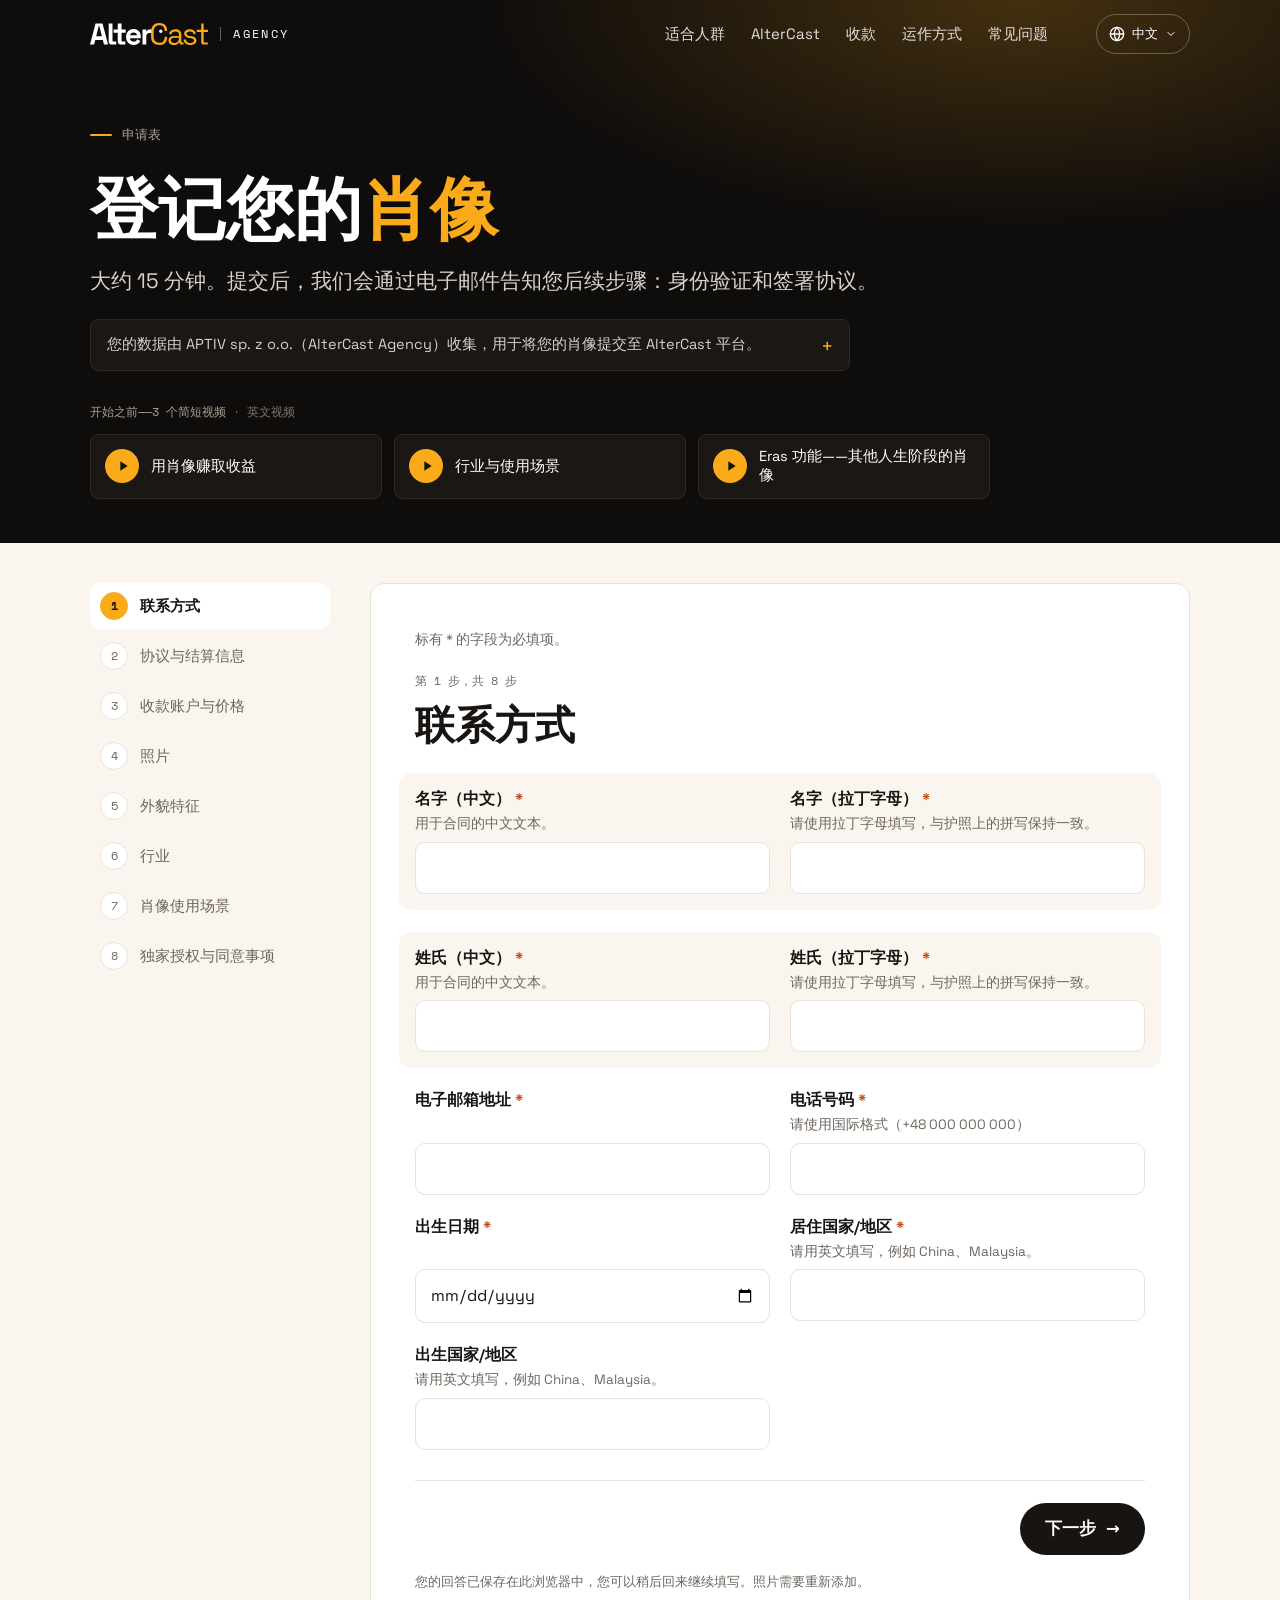
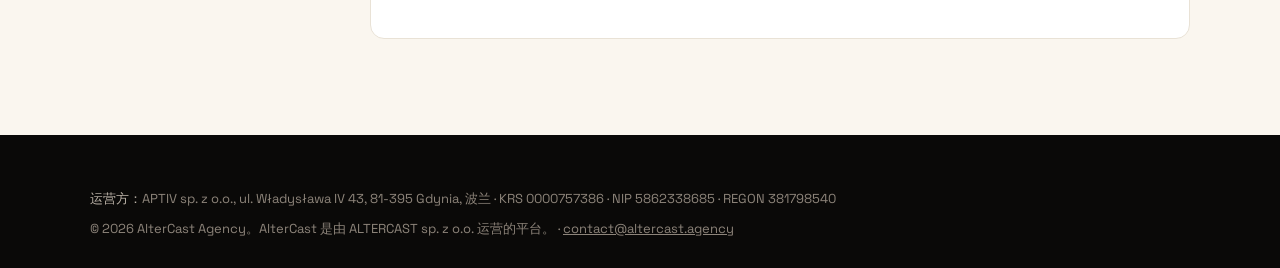
<file: zh/form/index.html>
<!doctype html>
<html lang="zh-Hans" dir="ltr" data-lang="zh" class="no-js">
<head>
<meta charset="utf-8">
<meta name="viewport" content="width=device-width, initial-scale=1, viewport-fit=cover">
<title>申请表 — AlterCast Agency</title>
<meta name="description" content="向 AlterCast Agency 登记您的肖像。填写申请表大约需要 15 分钟。">
<link rel="canonical" href="https://altercast.agency/zh/form/">
<link rel="alternate" hreflang="pl" href="https://altercast.agency/formularz/"><link rel="alternate" hreflang="en" href="https://altercast.agency/en/form/"><link rel="alternate" hreflang="uk" href="https://altercast.agency/ua/anketa/"><link rel="alternate" hreflang="ru" href="https://altercast.agency/ru/anketa/"><link rel="alternate" hreflang="zh-Hans" href="https://altercast.agency/zh/form/"><link rel="alternate" hreflang="ar" href="https://altercast.agency/ar/form/">
<meta name="theme-color" content="#0f0d0c">
<meta property="og:title" content="申请表 — AlterCast Agency">
<meta property="og:description" content="向 AlterCast Agency 登记您的肖像。填写申请表大约需要 15 分钟。">
<meta property="og:image" content="https://altercast.agency/assets/og-zh.png">
<link rel="icon" type="image/svg+xml" href="../../assets/icon.svg">
<link rel="stylesheet" href="../../assets/style.css?v=20261016d">
<link rel="stylesheet" href="../../assets/form.css?v=20261016d">
<link rel="preconnect" href="https://altercast.ai" crossorigin>
</head>
<body class="form-page">
<svg width="0" height="0" style="position:absolute" aria-hidden="true"><symbol id="ac-logo" viewBox="0 0 1104 205"><g fill="var(--logo-wordmark, #231f20)"><path d="M0 201.273L51.9676 3.97577H116.865L168.832 201.273H130.541L119.849 157.788H48.9838L38.2919 201.273H0ZM57.6865 123.497H110.649L86.7784 27.3333H81.8054L57.9351 123.497H57.6865Z"/><path d="M289.675 201.273C280.475 201.273 273.016 198.291 267.297 192.576C261.578 186.861 258.594 179.158 258.594 169.715V90.9455H219.805V61.6242H258.594V3.97577H294.151V61.3758H332.443V90.697H294.151V163.503C294.151 169.218 296.886 171.952 302.108 171.952H329.211V201.273H289.675Z"/><path d="M174.054 61.3758V3.97577H209.611V163.503C209.611 169.218 212.346 171.952 217.568 171.952H244.67V201.273H205.135C195.935 201.273 188.476 198.291 182.757 192.576C177.038 186.861 174.054 179.158 174.054 169.715V61.3758Z"/><path d="M406.789 205C392.865 205 380.681 202.018 369.989 196.055C359.297 190.091 351.092 181.891 345.124 170.958C339.157 160.024 336.173 147.352 336.173 132.691V129.212C336.173 114.551 339.157 101.879 344.876 90.9454C350.594 80.2606 358.8 71.8121 369.492 65.8485C379.935 59.8848 392.119 56.903 406.043 56.903C419.967 56.903 431.654 59.8848 441.849 66.097C452.043 72.3091 460 80.7576 465.47 91.4424C471.189 102.127 473.924 114.8 473.924 128.964V141.139H372.227C372.724 150.83 376.205 158.533 382.919 164.497C389.632 170.461 397.838 173.442 407.784 173.442C417.73 173.442 425.189 171.206 429.665 166.982C434.389 162.758 437.87 157.788 440.357 152.57L469.448 167.727C466.713 172.697 462.984 177.915 458.011 183.63C453.038 189.345 446.324 194.315 438.119 198.291C429.913 202.267 419.221 204.255 406.54 204.255L406.789 205ZM372.724 115.297H438.119C437.373 107.097 434.14 100.636 428.421 95.9151C422.703 90.9454 415.243 88.7091 406.043 88.7091C396.843 88.7091 388.886 91.1939 383.167 95.9151C377.449 100.885 373.967 107.345 372.724 115.297Z"/><path d="M489.34 201.273V61.3758H524.4V77.0303H529.373C531.362 71.3152 534.843 67.3394 539.567 64.6061C544.292 61.8727 550.011 60.6303 556.227 60.6303H580.346V92.1879H555.73C546.778 92.1879 539.319 94.6727 533.351 99.3939C527.632 104.115 524.649 111.57 524.649 121.509V201.024H489.092L489.34 201.273Z"/><path d="M659.914 92.6848C668.702 92.6848 675.827 85.5648 675.827 76.7818C675.827 67.9988 668.702 60.8788 659.914 60.8788C651.125 60.8788 644 67.9988 644 76.7818C644 85.5648 651.125 92.6848 659.914 92.6848Z"/></g><g fill="var(--logo-accent, #fbaa19)"><path d="M646.486 205C622.865 205 604.216 198.291 590.292 184.624C576.367 170.958 569.405 151.079 569.405 124.988V80.0121C569.405 53.9212 576.367 34.0424 590.292 20.3758C604.216 6.70909 622.865 0 646.486 0C670.108 0 687.762 6.46061 700.194 19.3818C712.627 32.303 718.843 50.1939 718.843 72.5576V74.0485H695.47V71.8121C695.47 56.903 691.492 44.7273 683.535 35.2848C675.578 25.8424 663.146 21.1212 646.486 21.1212C629.827 21.1212 616.649 26.3394 607.2 36.5273C597.751 46.7151 593.027 61.1273 593.027 79.5152V125.733C593.027 144.121 597.751 158.533 607.2 168.721C616.649 178.909 629.578 184.127 646.486 184.127C663.394 184.127 675.578 179.406 683.535 169.964C691.492 160.521 695.47 148.345 695.47 133.436V128.964H718.843V132.691C718.843 155.303 712.627 172.945 700.194 185.867C687.762 198.788 669.859 205.248 646.486 205.248V205Z"/><path d="M782.497 205C772.8 205 764.097 203.261 756.389 200.03C748.432 196.552 742.216 191.83 737.74 185.37C733.265 178.909 731.027 171.206 731.027 162.012C731.027 152.818 733.265 144.867 737.74 138.655C742.216 132.442 748.432 127.97 756.389 124.739C764.346 121.758 773.048 120.018 782.994 120.018H829.492V109.83C829.492 100.139 826.508 92.4364 820.789 86.7212C815.07 81.0061 806.616 78.2727 795.178 78.2727C783.74 78.2727 775.535 81.0061 769.319 86.2242C763.103 91.6909 758.876 98.6485 756.638 107.842L735.751 101.133C737.989 93.4303 741.47 86.4727 746.443 80.2606C751.416 74.0485 757.881 68.8303 766.086 65.103C774.292 61.3758 783.989 59.3879 795.427 59.3879C813.081 59.3879 826.757 63.8606 836.703 73.0545C846.4 82.2485 851.373 94.9212 851.373 111.57V173.939C851.373 179.655 854.108 182.388 859.33 182.388H872.011V201.273H852.616C846.4 201.273 841.427 199.533 837.697 196.055C833.967 192.576 831.978 187.855 831.978 182.139V180.648H828.497C826.508 184.127 823.773 187.855 820.292 191.83C816.811 195.806 812.086 198.788 806.119 201.521C800.151 204.006 792.194 205.248 782.746 205.248L782.497 205ZM784.984 185.867C798.162 185.867 808.854 181.891 817.059 174.188C825.265 166.485 829.243 155.552 829.243 141.388V138.406H783.492C774.54 138.406 767.33 140.394 761.611 144.121C755.892 147.848 752.908 153.812 752.908 161.515C752.908 169.218 755.892 175.182 761.859 179.655C767.827 184.127 775.535 186.115 784.735 186.115L784.984 185.867Z"/><path d="M936.411 205C919.254 205 904.832 201.024 893.146 193.073C881.459 185.121 874.249 172.697 871.762 155.552L892.897 150.83C894.389 159.776 897.124 166.982 901.351 172.2C905.578 177.418 910.551 181.145 916.768 183.133C922.984 185.37 929.449 186.364 936.411 186.364C946.854 186.364 954.811 184.376 961.027 180.152C967.243 175.927 969.978 170.461 969.978 163.503C969.978 156.545 966.995 151.327 961.276 148.345C955.557 145.364 947.6 143.127 937.654 141.139L925.968 139.152C917.016 137.661 909.059 135.176 901.6 132.194C894.141 129.212 888.422 124.739 884.195 119.273C879.968 113.806 877.73 107.097 877.73 98.6485C877.73 86.2243 882.454 76.5333 892.151 69.5758C901.849 62.6182 914.53 59.1394 930.195 59.1394C945.859 59.1394 958.541 62.6182 968.238 69.8242C977.935 76.7818 984.151 86.7212 986.886 99.6424L966 105.109C964.259 95.1697 960.281 88.2121 953.816 84.2364C947.351 80.2606 939.643 78.2727 930.195 78.2727C920.746 78.2727 913.286 80.0121 907.816 83.4909C902.346 86.9697 899.611 92.1879 899.611 98.897C899.611 105.606 902.097 110.327 907.319 113.309C912.541 116.291 919.503 118.776 927.957 120.267L939.643 122.255C949.341 123.994 958.292 126.23 966 129.212C973.708 132.194 979.924 136.418 984.649 141.636C989.373 146.855 991.611 154.309 991.611 163.006C991.611 176.424 986.638 186.861 976.443 194.315C966.497 201.77 952.822 205.249 935.914 205.249L936.411 205Z"/><path d="M1060.98 201.273C1053.03 201.273 1047.06 199.036 1042.83 194.812C1038.61 190.588 1036.37 184.624 1036.37 177.17V82.9939H994.843V63.6121H1036.37V3.97577H1058.75V63.3636H1103.75V82.7455H1058.75V173.442C1058.75 179.158 1061.48 181.891 1066.95 181.891H1097.78V201.024H1061.23L1060.98 201.273Z"/></g></symbol></svg>
<a class="skip" href="#main">跳至正文</a>
<header class="site-header is-solid">
  <div class="wrap">
    <a class="brand" href="../../zh/" aria-label="AlterCast Agency"><svg viewBox="0 0 1104 205" role="img" aria-label="AlterCast"><use href="#ac-logo"/></svg><span class="brand-tag">Agency</span></a>
    <nav class="nav" aria-label="Main"><a href="../../zh/#for-whom">适合人群</a><a href="../../zh/#altercast">AlterCast</a><a href="../../zh/#payouts">收款</a><a href="../../zh/#how-it-works">运作方式</a><a href="../../zh/#faq">常见问题</a></nav>
    <div class="header-actions"><details class="lang-menu"><summary aria-label="页面语言: 简体中文"><svg class="lm-globe" viewBox="0 0 24 24" fill="none" stroke="currentColor" stroke-width="2" stroke-linecap="round" stroke-linejoin="round" aria-hidden="true"><circle cx="12" cy="12" r="10"/><path d="M12 2a14.5 14.5 0 0 0 0 20 14.5 14.5 0 0 0 0-20"/><path d="M2 12h20"/></svg><span lang="zh-Hans">中文</span><svg class="lm-chev" viewBox="0 0 24 24" fill="none" stroke="currentColor" stroke-width="2" stroke-linecap="round" stroke-linejoin="round" aria-hidden="true"><path d="m6 9 6 6 6-6"/></svg></summary><nav class="lang-list" aria-label="页面语言"><a href="../../formularz/" hreflang="pl" lang="pl"><span>Polski</span><span class="lc">PL</span></a><a href="../../en/form/" hreflang="en" lang="en"><span>English</span><span class="lc">EN</span></a><a href="../../ua/anketa/" hreflang="uk" lang="uk"><span>Українська</span><span class="lc">UA</span></a><a href="../../ru/anketa/" hreflang="ru" lang="ru"><span>Русский</span><span class="lc">RU</span></a><a href="../../zh/form/" hreflang="zh-Hans" lang="zh-Hans" aria-current="true"><span>简体中文</span><span class="lc">ZH</span></a><a href="../../ar/form/" hreflang="ar" lang="ar"><span>العربية</span><span class="lc">AR</span></a></nav></details></div>
    <button class="menu-btn" type="button" aria-expanded="false" aria-controls="mobile-panel" aria-label="菜单"><svg viewBox="0 0 24 24" fill="none" stroke="currentColor" stroke-width="2" stroke-linecap="round" stroke-linejoin="round" aria-hidden="true"><line x1="4" x2="20" y1="6" y2="6"/><line x1="4" x2="20" y1="12" y2="12"/><line x1="4" x2="20" y1="18" y2="18"/></svg></button>
  </div>
  <div class="mobile-panel" id="mobile-panel"><a class="m-link" href="../../zh/#for-whom">适合人群</a><a class="m-link" href="../../zh/#altercast">什么是 AlterCast</a><a class="m-link" href="../../zh/#payouts">无需 Stripe 收款</a><a class="m-link" href="../../zh/#how-it-works">运作方式</a><a class="m-link" href="../../zh/#faq">常见问题</a></div>
</header>
<main id="main">
  <section class="form-hero">
    <div class="wrap">
      <span class="eyebrow">申请表</span>
      <h1 class="h2 form-h1">登记您的<em>肖像</em></h1>
      <p class="lead">大约 15 分钟。提交后，我们会通过电子邮件告知您后续步骤：身份验证和签署协议。</p>
      <details class="form-about"><summary>您的数据由 APTIV sp. z o.o.（AlterCast Agency）收集，用于将您的肖像提交至 AlterCast 平台。</summary><p>经纪公司将使用这些信息在 altercast.ai 上创建并管理您的个人资料页，因此您无需拥有自己的 Stripe 账户。所需信息与 altercast.ai 的注册流程相同：联系方式、协议信息、收款账户、外貌特征、行业、使用场景和同意事项。填写大约需要 15 分钟。</p></details>
      <p class="videos-label">开始之前——3 个简短视频 <span class="videos-note">· 英文视频</span></p>
      <div class="video-cards"><a class="video-card" href="https://vimeo.com/1225124772" target="_blank" rel="noopener"><span class="vc-play" aria-hidden="true"><svg viewBox="0 0 24 24"><path d="M8 5v14l11-7z" fill="currentColor"/></svg></span><span class="vc-text">用肖像赚取收益</span></a><a class="video-card" href="https://vimeo.com/1225124769" target="_blank" rel="noopener"><span class="vc-play" aria-hidden="true"><svg viewBox="0 0 24 24"><path d="M8 5v14l11-7z" fill="currentColor"/></svg></span><span class="vc-text">行业与使用场景</span></a><a class="video-card" href="https://vimeo.com/1225124770" target="_blank" rel="noopener"><span class="vc-play" aria-hidden="true"><svg viewBox="0 0 24 24"><path d="M8 5v14l11-7z" fill="currentColor"/></svg></span><span class="vc-text">Eras 功能——其他人生阶段的肖像</span></a></div>
    </div>
  </section>
  <section class="form-wrap">
    <div class="wrap form-grid">
      <aside class="stepper" aria-label="第  步，共 8 步"><ol><li data-step-dot="1"><span class="sd-n">1</span><span class="sd-t">联系方式</span></li><li data-step-dot="2"><span class="sd-n">2</span><span class="sd-t">协议与结算信息</span></li><li data-step-dot="3"><span class="sd-n">3</span><span class="sd-t">收款账户与价格</span></li><li data-step-dot="4"><span class="sd-n">4</span><span class="sd-t">照片</span></li><li data-step-dot="5"><span class="sd-n">5</span><span class="sd-t">外貌特征</span></li><li data-step-dot="6"><span class="sd-n">6</span><span class="sd-t">行业</span></li><li data-step-dot="7"><span class="sd-n">7</span><span class="sd-t">肖像使用场景</span></li><li data-step-dot="8"><span class="sd-n">8</span><span class="sd-t">独家授权与同意事项</span></li></ol></aside>
      <div class="form-col">
        <div class="progress" aria-hidden="true"><span class="progress-bar"></span></div>
        <div class="draft-note" hidden><span class="dn-text"></span> <button type="button" class="link-btn" data-draft-clear>重新开始</button></div>
        <form id="ac-form" class="form-card" novalidate>
          <p class="req-legend">标有 * 的字段为必填项。</p>
          <div class="hp" aria-hidden="true"><label>Website <input type="text" name="website" tabindex="-1" autocomplete="off"></label></div>
          <section class="fstep" data-step="1" aria-labelledby="st1"><p class="step-count">第 1 步，共 8 步</p><h2 class="step-title" id="st1" tabindex="-1">联系方式</h2><div class="step-fields"><div class="field-pair"><div class="field" data-q="2n" data-ty="0" data-title="First name (Chinese)" data-req="1"><label class="f-label" for="q2n">名字（中文） <span class="req" aria-hidden="true">*</span></label><p class="f-help" id="q2n-help">用于合同的中文文本。</p><input class="input" id="q2n" name="q2n" type="text" autocomplete="given-name" required aria-describedby="q2n-help q2n-err"><p class="f-err" id="q2n-err" role="alert"></p></div><div class="field" data-q="2" data-ty="0" data-title="First name" data-req="1" data-latin="1"><label class="f-label" for="q2">名字（拉丁字母） <span class="req" aria-hidden="true">*</span></label><p class="f-help" id="q2-help">请使用拉丁字母填写，与护照上的拼写保持一致。</p><input class="input" id="q2" name="q2" type="text" autocomplete="given-name" required aria-describedby="q2-help q2-err"><p class="f-err" id="q2-err" role="alert"></p></div></div><div class="field-pair"><div class="field" data-q="3n" data-ty="0" data-title="Last name (Chinese)" data-req="1"><label class="f-label" for="q3n">姓氏（中文） <span class="req" aria-hidden="true">*</span></label><p class="f-help" id="q3n-help">用于合同的中文文本。</p><input class="input" id="q3n" name="q3n" type="text" autocomplete="family-name" required aria-describedby="q3n-help q3n-err"><p class="f-err" id="q3n-err" role="alert"></p></div><div class="field" data-q="3" data-ty="0" data-title="Last name" data-req="1" data-latin="1"><label class="f-label" for="q3">姓氏（拉丁字母） <span class="req" aria-hidden="true">*</span></label><p class="f-help" id="q3-help">请使用拉丁字母填写，与护照上的拼写保持一致。</p><input class="input" id="q3" name="q3" type="text" autocomplete="family-name" required aria-describedby="q3-help q3-err"><p class="f-err" id="q3-err" role="alert"></p></div></div><div class="field" data-q="4" data-ty="0" data-title="Email address" data-req="1" data-latin="1"><label class="f-label" for="q4">电子邮箱地址 <span class="req" aria-hidden="true">*</span></label><input class="input" id="q4" name="q4" type="email" autocomplete="email" required aria-describedby="q4-err"><p class="f-err" id="q4-err" role="alert"></p></div><div class="field" data-q="5" data-ty="0" data-title="Phone number" data-req="1" data-latin="1"><label class="f-label" for="q5">电话号码 <span class="req" aria-hidden="true">*</span></label><p class="f-help" id="q5-help">请使用国际格式（+48 000 000 000）</p><input class="input" id="q5" name="q5" type="tel" autocomplete="tel" required aria-describedby="q5-help q5-err"><p class="f-err" id="q5-err" role="alert"></p></div><div class="field" data-q="6" data-ty="9" data-title="Date of birth" data-req="1"><label class="f-label" for="q6">出生日期 <span class="req" aria-hidden="true">*</span></label><input class="input" id="q6" name="q6" type="date" autocomplete="bday" required aria-describedby="q6-err"><p class="f-err" id="q6-err" role="alert"></p></div><div class="field" data-q="7" data-ty="0" data-title="Country of residence" data-req="1" data-latin="1"><label class="f-label" for="q7">居住国家/地区 <span class="req" aria-hidden="true">*</span></label><p class="f-help" id="q7-help">请用英文填写，例如 China、Malaysia。</p><input class="input" id="q7" name="q7" type="text" autocomplete="country-name" required aria-describedby="q7-help q7-err"><p class="f-err" id="q7-err" role="alert"></p></div><div class="field" data-q="8" data-ty="0" data-title="Country of birth" data-latin="1"><label class="f-label" for="q8">出生国家/地区</label><p class="f-help" id="q8-help">请用英文填写，例如 China、Malaysia。</p><input class="input" id="q8" name="q8" type="text" autocomplete="off" aria-describedby="q8-help q8-err"><p class="f-err" id="q8-err" role="alert"></p></div></div></section><section class="fstep" data-step="2" aria-labelledby="st2" hidden><p class="step-count">第 2 步，共 8 步</p><h2 class="step-title" id="st2" tabindex="-1">协议与结算信息</h2><p class="step-desc">这些信息将用于授权协议和财务单据。</p><div class="step-fields"><fieldset class="field" data-q="10" data-ty="2" data-title="I am licensing my likeness as" data-req="1" aria-describedby="q10-err"><legend class="f-label">我授权肖像的身份 <span class="req" aria-hidden="true">*</span></legend><div class="choices choices-inline"><label class="choice" for="q10_0"><input type="radio" id="q10_0" name="q10" value="Private individual (no company)"><span class="c-box" aria-hidden="true"></span><span class="c-text">个人（无公司）</span></label><label class="choice" for="q10_1"><input type="radio" id="q10_1" name="q10" value="Registered business (sole trader / company)" data-flag="company"><span class="c-box" aria-hidden="true"></span><span class="c-text">注册企业（个体工商户 / 公司）</span></label></div><p class="f-err" id="q10-err" role="alert"></p></fieldset><div class="field-pair"><div class="field" data-q="11n" data-ty="0" data-title="Street address (Chinese)" data-req="1"><label class="f-label" for="q11n">街道地址（中文） <span class="req" aria-hidden="true">*</span></label><p class="f-help" id="q11n-help">用于合同的中文文本。</p><input class="input" id="q11n" name="q11n" type="text" autocomplete="address-line1" required aria-describedby="q11n-help q11n-err"><p class="f-err" id="q11n-err" role="alert"></p></div><div class="field" data-q="11" data-ty="0" data-title="Street address" data-req="1" data-latin="1"><label class="f-label" for="q11">街道地址（拉丁字母） <span class="req" aria-hidden="true">*</span></label><p class="f-help" id="q11-help">请使用拉丁字母填写（汉语拼音或英文），用于合同的英文文本。</p><input class="input" id="q11" name="q11" type="text" autocomplete="address-line1" required aria-describedby="q11-help q11-err"><p class="f-err" id="q11-err" role="alert"></p></div></div><div class="field-pair"><div class="field" data-q="12n" data-ty="0" data-title="Building / Apartment number (Chinese)" data-req="1"><label class="f-label" for="q12n">楼号 / 房间号（中文） <span class="req" aria-hidden="true">*</span></label><p class="f-help" id="q12n-help">用于合同的中文文本。</p><input class="input" id="q12n" name="q12n" type="text" autocomplete="address-line2" required aria-describedby="q12n-help q12n-err"><p class="f-err" id="q12n-err" role="alert"></p></div><div class="field" data-q="12" data-ty="0" data-title="Building / Apartment number" data-req="1" data-latin="1"><label class="f-label" for="q12">楼号 / 房间号（拉丁字母） <span class="req" aria-hidden="true">*</span></label><p class="f-help" id="q12-help">请使用拉丁字母填写（汉语拼音或英文），用于合同的英文文本。</p><input class="input" id="q12" name="q12" type="text" autocomplete="address-line2" required aria-describedby="q12-help q12-err"><p class="f-err" id="q12-err" role="alert"></p></div></div><div class="field" data-q="13" data-ty="0" data-title="Postal code / ZIP code" data-req="1" data-latin="1"><label class="f-label" for="q13">邮政编码 <span class="req" aria-hidden="true">*</span></label><input class="input" id="q13" name="q13" type="text" autocomplete="postal-code" required aria-describedby="q13-err"><p class="f-err" id="q13-err" role="alert"></p></div><div class="field-pair"><div class="field" data-q="14n" data-ty="0" data-title="City (Chinese)" data-req="1"><label class="f-label" for="q14n">城市（中文） <span class="req" aria-hidden="true">*</span></label><p class="f-help" id="q14n-help">用于合同的中文文本。</p><input class="input" id="q14n" name="q14n" type="text" autocomplete="address-level2" required aria-describedby="q14n-help q14n-err"><p class="f-err" id="q14n-err" role="alert"></p></div><div class="field" data-q="14" data-ty="0" data-title="City" data-req="1" data-latin="1"><label class="f-label" for="q14">城市（拉丁字母） <span class="req" aria-hidden="true">*</span></label><p class="f-help" id="q14-help">请使用拉丁字母填写（汉语拼音或英文），用于合同的英文文本。</p><input class="input" id="q14" name="q14" type="text" autocomplete="address-level2" required aria-describedby="q14-help q14-err"><p class="f-err" id="q14-err" role="alert"></p></div></div><div class="field" data-q="15" data-ty="0" data-title="Country (registered / billing address)" data-req="1" data-latin="1"><label class="f-label" for="q15">国家/地区（注册地址 / 账单地址） <span class="req" aria-hidden="true">*</span></label><p class="f-help" id="q15-help">请用英文填写，例如 China、Malaysia。</p><input class="input" id="q15" name="q15" type="text" autocomplete="country-name" required aria-describedby="q15-help q15-err"><p class="f-err" id="q15-err" role="alert"></p></div><div class="field" data-q="16" data-ty="0" data-title="PESEL / National ID number" data-req="1" data-latin="1"><label class="f-label" for="q16">PESEL / 身份证号码 <span class="req" aria-hidden="true">*</span></label><input class="input" id="q16" name="q16" type="text" autocomplete="off" required aria-describedby="q16-err"><p class="f-err" id="q16-err" role="alert"></p></div><div class="field" data-q="17" data-ty="0" data-title="ID card or passport series and number" data-req="1" data-latin="1"><label class="f-label" for="q17">身份证或护照的完整号码 <span class="req" aria-hidden="true">*</span></label><p class="f-help" id="q17-help">签订法律协议所需。我们不会要求您提供证件的图片或扫描件。</p><input class="input" id="q17" name="q17" type="text" autocomplete="off" required aria-describedby="q17-help q17-err"><p class="f-err" id="q17-err" role="alert"></p></div><div class="field" data-q="18" data-ty="0" data-title="Document issuing country" data-req="1" data-latin="1"><label class="f-label" for="q18">证件签发国家/地区 <span class="req" aria-hidden="true">*</span></label><p class="f-help" id="q18-help">请用英文填写，例如 China、Malaysia。</p><input class="input" id="q18" name="q18" type="text" autocomplete="off" required aria-describedby="q18-help q18-err"><p class="f-err" id="q18-err" role="alert"></p></div><div class="field" data-q="19" data-ty="0" data-title="Tax residency country" data-req="1" data-latin="1"><label class="f-label" for="q19">税务居民国家/地区 <span class="req" aria-hidden="true">*</span></label><p class="f-help" id="q19-help">除非您在其他司法管辖区纳税，否则请填写与地址相同的国家/地区。 请用英文填写，例如 China、Malaysia。</p><input class="input" id="q19" name="q19" type="text" autocomplete="off" required aria-describedby="q19-help q19-err"><p class="f-err" id="q19-err" role="alert"></p></div><div class="field-pair" data-show-if="company"><div class="field is-company" data-q="20n" data-ty="0" data-title="Company name (only if contracting through a business entity) (Chinese)" data-show-if="company"><label class="f-label" for="q20n">公司名称（仅在通过企业实体签约时填写）（中文）</label><p class="f-help" id="q20n-help">用于合同的中文文本。</p><input class="input" id="q20n" name="q20n" type="text" autocomplete="organization" aria-describedby="q20n-help q20n-err"><p class="f-err" id="q20n-err" role="alert"></p></div><div class="field is-company" data-q="20" data-ty="0" data-title="Company name (only if contracting through a business entity)" data-latin="1" data-show-if="company"><label class="f-label" for="q20">公司名称（仅在通过企业实体签约时填写）（拉丁字母）</label><p class="f-help" id="q20-help">仅在您通过企业签约时填写。</p><input class="input" id="q20" name="q20" type="text" autocomplete="organization" aria-describedby="q20-help q20-err"><p class="f-err" id="q20-err" role="alert"></p></div></div><div class="field is-company" data-q="21" data-ty="0" data-title="Tax ID / VAT number (only if contracting through a business entity)" data-latin="1" data-show-if="company"><label class="f-label" for="q21">税号 / 增值税号（仅在通过企业实体签约时填写）</label><p class="f-help" id="q21-help">仅在您通过企业签约时填写。</p><input class="input" id="q21" name="q21" type="text" autocomplete="off" aria-describedby="q21-help q21-err"><p class="f-err" id="q21-err" role="alert"></p></div></div></section><section class="fstep" data-step="3" aria-labelledby="st3" hidden><p class="step-count">第 3 步，共 8 步</p><h2 class="step-title" id="st3" tabindex="-1">收款账户与价格</h2><p class="step-desc">我们会将您的授权收益转入此账户。</p><div class="step-fields"><div class="field-pair"><div class="field" data-q="23n" data-ty="0" data-title="Account holder name (full name / registered entity name) (Chinese)" data-req="1"><label class="f-label" for="q23n">账户持有人姓名（全名 / 注册企业名称）（中文） <span class="req" aria-hidden="true">*</span></label><p class="f-help" id="q23n-help">用于合同的中文文本。</p><input class="input" id="q23n" name="q23n" type="text" autocomplete="name" required aria-describedby="q23n-help q23n-err"><p class="f-err" id="q23n-err" role="alert"></p></div><div class="field" data-q="23" data-ty="0" data-title="Account holder name (full name / registered entity name)" data-req="1" data-latin="1"><label class="f-label" for="q23">账户持有人姓名（全名 / 注册企业名称）（拉丁字母） <span class="req" aria-hidden="true">*</span></label><p class="f-help" id="q23-help">请使用拉丁字母填写，与银行账户上的名称一致。</p><input class="input" id="q23" name="q23" type="text" autocomplete="name" required aria-describedby="q23-help q23-err"><p class="f-err" id="q23-err" role="alert"></p></div></div><div class="field" data-q="24" data-ty="0" data-title="Bank account number (IBAN)" data-req="1" data-latin="1"><label class="f-label" for="q24">银行账号（IBAN） <span class="req" aria-hidden="true">*</span></label><input class="input" id="q24" name="q24" type="text" autocomplete="off" required aria-describedby="q24-err"><p class="f-err" id="q24-err" role="alert"></p></div><div class="field-pair"><div class="field" data-q="25n" data-ty="0" data-title="Bank name (Chinese)"><label class="f-label" for="q25n">银行名称（中文）</label><p class="f-help" id="q25n-help">用于合同的中文文本。</p><input class="input" id="q25n" name="q25n" type="text" autocomplete="off" aria-describedby="q25n-help q25n-err"><p class="f-err" id="q25n-err" role="alert"></p></div><div class="field" data-q="25" data-ty="0" data-title="Bank name" data-latin="1"><label class="f-label" for="q25">银行名称（拉丁字母）</label><p class="f-help" id="q25-help">请使用拉丁字母填写（汉语拼音或英文），用于合同的英文文本。</p><input class="input" id="q25" name="q25" type="text" autocomplete="off" aria-describedby="q25-help q25-err"><p class="f-err" id="q25-err" role="alert"></p></div></div><div class="field" data-q="26" data-ty="0" data-title="SWIFT / BIC (foreign bank accounts only)" data-latin="1"><label class="f-label" for="q26">SWIFT / BIC（仅限波兰境外的银行账户）</label><input class="input" id="q26" name="q26" type="text" autocomplete="off" aria-describedby="q26-err"><p class="f-err" id="q26-err" role="alert"></p></div><fieldset class="field" data-q="27" data-ty="2" data-title="Payout currency" data-req="1" aria-describedby="q27-err"><legend class="f-label">收款币种 <span class="req" aria-hidden="true">*</span></legend><div class="choices choices-inline"><label class="choice" for="q27_0"><input type="radio" id="q27_0" name="q27" value="PLN"><span class="c-box" aria-hidden="true"></span><span class="c-text">PLN</span></label><label class="choice" for="q27_1"><input type="radio" id="q27_1" name="q27" value="EUR"><span class="c-box" aria-hidden="true"></span><span class="c-text">EUR</span></label><label class="choice" for="q27_2"><input type="radio" id="q27_2" name="q27" value="USD"><span class="c-box" aria-hidden="true"></span><span class="c-text">USD</span></label></div><p class="f-err" id="q27-err" role="alert"></p></fieldset><fieldset class="field" data-q="28" data-ty="4" data-title="Currencies in which clients can purchase a license" data-req="1" aria-describedby="q28-err"><legend class="f-label">客户购买授权时可使用的币种 <span class="req" aria-hidden="true">*</span></legend><div class="choices choices-inline"><label class="choice" for="q28_0"><input type="checkbox" id="q28_0" name="q28" value="PLN" data-flag="cur-pln"><span class="c-box" aria-hidden="true"></span><span class="c-text">PLN</span></label><label class="choice" for="q28_1"><input type="checkbox" id="q28_1" name="q28" value="EUR" data-flag="cur-eur"><span class="c-box" aria-hidden="true"></span><span class="c-text">EUR</span></label><label class="choice" for="q28_2"><input type="checkbox" id="q28_2" name="q28" value="USD" data-flag="cur-usd"><span class="c-box" aria-hidden="true"></span><span class="c-text">USD</span></label></div><p class="f-err" id="q28-err" role="alert"></p></fieldset><div class="field is-price" data-q="29" data-ty="0" data-title="Base license price in PLN" data-req="1" data-latin="1" data-price="1" data-show-if="cur-pln"><label class="f-label" for="q29">基础授权价格（PLN） <span class="req" aria-hidden="true">*</span></label><p class="f-help" id="q29-help">12 个月授权，含电视、数字和印刷渠道的使用权。客户支付的价格将高出 25%（经纪公司佣金）。</p><input class="input" id="q29" name="q29" type="text" autocomplete="off" inputmode="decimal" required aria-describedby="q29-help q29-err"><p class="f-err" id="q29-err" role="alert"></p></div><div class="field is-price" data-q="30" data-ty="0" data-title="Base license price in EUR" data-req="1" data-latin="1" data-price="1" data-show-if="cur-eur"><label class="f-label" for="q30">基础授权价格（EUR） <span class="req" aria-hidden="true">*</span></label><p class="f-help" id="q30-help">12 个月授权，含电视、数字和印刷渠道的使用权。客户支付的价格将高出 25%（经纪公司佣金）。</p><input class="input" id="q30" name="q30" type="text" autocomplete="off" inputmode="decimal" required aria-describedby="q30-help q30-err"><p class="f-err" id="q30-err" role="alert"></p></div><div class="field is-price" data-q="31" data-ty="0" data-title="Base license price in USD" data-req="1" data-latin="1" data-price="1" data-show-if="cur-usd"><label class="f-label" for="q31">基础授权价格（USD） <span class="req" aria-hidden="true">*</span></label><p class="f-help" id="q31-help">12 个月授权，含电视、数字和印刷渠道的使用权。客户支付的价格将高出 25%（经纪公司佣金）。</p><input class="input" id="q31" name="q31" type="text" autocomplete="off" inputmode="decimal" required aria-describedby="q31-help q31-err"><p class="f-err" id="q31-err" role="alert"></p></div></div></section><section class="fstep" data-step="4" aria-labelledby="st4" hidden><p class="step-count">第 4 步，共 8 步</p><h2 class="step-title" id="st4" tabindex="-1">照片</h2><p class="step-desc">我们需要三张头像照：正面、45 度角和正侧面。光线明亮均匀，背景为纯色，不戴墨镜或帽子，保持中性表情。</p><div class="step-fields"><fieldset class="field" data-q="33" data-ty="2" data-title="How will you provide your photos?" data-req="1" aria-describedby="q33-err"><legend class="f-label">您将如何提供照片？ <span class="req" aria-hidden="true">*</span></legend><div class="choices"><label class="choice" for="q33_0"><input type="radio" id="q33_0" name="q33" value="I will upload them in the question below" data-flag="photo-upload"><span class="c-box" aria-hidden="true"></span><span class="c-text">我将在下方问题中上传</span></label><label class="choice" for="q33_1"><input type="radio" id="q33_1" name="q33" value="I will send a link (WeTransfer / Google Drive)" data-flag="photo-link"><span class="c-box" aria-hidden="true"></span><span class="c-text">我将发送链接（WeTransfer / Google Drive）</span></label><label class="choice" for="q33_2"><input type="radio" id="q33_2" name="q33" value="We will shoot them on-site with the AlterCast team"><span class="c-box" aria-hidden="true"></span><span class="c-text">我们将与 AlterCast 团队现场拍摄</span></label></div><p class="f-err" id="q33-err" role="alert"></p></fieldset><div class="field" data-q="34" data-ty="0" data-title="Photo link (if providing via link)" data-latin="1" data-show-if="photo-link"><label class="f-label" for="q34">照片链接（如选择通过链接提供）</label><input class="input" id="q34" name="q34" type="url" autocomplete="off" aria-describedby="q34-err"><p class="f-err" id="q34-err" role="alert"></p></div><div class="photo-row" data-show-if="photo-upload"><div class="field photo-field" data-q="35" data-ty="13" data-title="Front facing photo"><span class="f-label" id="q35-lbl">正面照</span><label class="dropzone" for="q35"><input class="photo-input" id="q35" name="q35" type="file" accept="image/jpeg,image/png,image/webp,image/heic,image/heif" aria-describedby="q35-err"><span class="dz-empty"><span class="dz-icon" aria-hidden="true"><svg viewBox="0 0 24 24" fill="none" stroke="currentColor" stroke-width="1.8" stroke-linecap="round" stroke-linejoin="round"><path d="M14.5 4h-5L7 7H4a2 2 0 0 0-2 2v9a2 2 0 0 0 2 2h16a2 2 0 0 0 2-2V9a2 2 0 0 0-2-2h-3l-2.5-3z"/><circle cx="12" cy="13" r="3"/></svg></span><span class="dz-pick">选择照片</span><span class="dz-drop">或拖放到此处</span></span><span class="dz-preview"><img alt=""><span class="dz-actions"><span class="dz-change">更换</span><button type="button" class="dz-remove">移除</button></span></span></label><p class="f-err" id="q35-err" role="alert"></p></div><div class="field photo-field" data-q="36" data-ty="13" data-title="45-degree angle photo"><span class="f-label" id="q36-lbl">45 度角照片</span><label class="dropzone" for="q36"><input class="photo-input" id="q36" name="q36" type="file" accept="image/jpeg,image/png,image/webp,image/heic,image/heif" aria-describedby="q36-err"><span class="dz-empty"><span class="dz-icon" aria-hidden="true"><svg viewBox="0 0 24 24" fill="none" stroke="currentColor" stroke-width="1.8" stroke-linecap="round" stroke-linejoin="round"><path d="M14.5 4h-5L7 7H4a2 2 0 0 0-2 2v9a2 2 0 0 0 2 2h16a2 2 0 0 0 2-2V9a2 2 0 0 0-2-2h-3l-2.5-3z"/><circle cx="12" cy="13" r="3"/></svg></span><span class="dz-pick">选择照片</span><span class="dz-drop">或拖放到此处</span></span><span class="dz-preview"><img alt=""><span class="dz-actions"><span class="dz-change">更换</span><button type="button" class="dz-remove">移除</button></span></span></label><p class="f-err" id="q36-err" role="alert"></p></div><div class="field photo-field" data-q="37" data-ty="13" data-title="Sideways photo"><span class="f-label" id="q37-lbl">侧面照</span><label class="dropzone" for="q37"><input class="photo-input" id="q37" name="q37" type="file" accept="image/jpeg,image/png,image/webp,image/heic,image/heif" aria-describedby="q37-err"><span class="dz-empty"><span class="dz-icon" aria-hidden="true"><svg viewBox="0 0 24 24" fill="none" stroke="currentColor" stroke-width="1.8" stroke-linecap="round" stroke-linejoin="round"><path d="M14.5 4h-5L7 7H4a2 2 0 0 0-2 2v9a2 2 0 0 0 2 2h16a2 2 0 0 0 2-2V9a2 2 0 0 0-2-2h-3l-2.5-3z"/><circle cx="12" cy="13" r="3"/></svg></span><span class="dz-pick">选择照片</span><span class="dz-drop">或拖放到此处</span></span><span class="dz-preview"><img alt=""><span class="dz-actions"><span class="dz-change">更换</span><button type="button" class="dz-remove">移除</button></span></span></label><p class="f-err" id="q37-err" role="alert"></p></div></div></div></section><section class="fstep" data-step="5" aria-labelledby="st5" hidden><p class="step-count">第 5 步，共 8 步</p><h2 class="step-title" id="st5" tabindex="-1">外貌特征</h2><p class="step-desc">在我们的平台上，AI 会从照片中识别这些特征。在这里，请您手动填写——买家会用它们进行筛选。</p><div class="step-fields"><fieldset class="field" data-q="39" data-ty="2" data-title="Gender" data-req="1" aria-describedby="q39-err"><legend class="f-label">性别 <span class="req" aria-hidden="true">*</span></legend><div class="choices choices-inline"><label class="choice" for="q39_0"><input type="radio" id="q39_0" name="q39" value="Female"><span class="c-box" aria-hidden="true"></span><span class="c-text">女</span></label><label class="choice" for="q39_1"><input type="radio" id="q39_1" name="q39" value="Male"><span class="c-box" aria-hidden="true"></span><span class="c-text">男</span></label><label class="choice" for="q39_2"><input type="radio" id="q39_2" name="q39" value="Other / Prefer not to say"><span class="c-box" aria-hidden="true"></span><span class="c-text">其他 / 不愿透露</span></label></div><p class="f-err" id="q39-err" role="alert"></p></fieldset><div class="field" data-q="40" data-ty="0" data-title="Hair color" data-req="1"><label class="f-label" for="q40">发色 <span class="req" aria-hidden="true">*</span></label><p class="f-help" id="q40-help">例如：深棕色、金色、黑色、红色、灰色</p><input class="input" id="q40" name="q40" type="text" autocomplete="off" required aria-describedby="q40-help q40-err"><p class="f-err" id="q40-err" role="alert"></p></div><div class="field" data-q="41" data-ty="0" data-title="Eye color" data-req="1"><label class="f-label" for="q41">瞳色 <span class="req" aria-hidden="true">*</span></label><p class="f-help" id="q41-help">例如：棕色、蓝色、绿色、榛色</p><input class="input" id="q41" name="q41" type="text" autocomplete="off" required aria-describedby="q41-help q41-err"><p class="f-err" id="q41-err" role="alert"></p></div><fieldset class="field" data-q="42" data-ty="2" data-title="Body build" data-req="1" aria-describedby="q42-err"><legend class="f-label">体型 <span class="req" aria-hidden="true">*</span></legend><div class="choices choices-inline"><label class="choice" for="q42_0"><input type="radio" id="q42_0" name="q42" value="Slim"><span class="c-box" aria-hidden="true"></span><span class="c-text">纤瘦</span></label><label class="choice" for="q42_1"><input type="radio" id="q42_1" name="q42" value="Average"><span class="c-box" aria-hidden="true"></span><span class="c-text">适中</span></label><label class="choice" for="q42_2"><input type="radio" id="q42_2" name="q42" value="Athletic"><span class="c-box" aria-hidden="true"></span><span class="c-text">健美</span></label><label class="choice" for="q42_3"><input type="radio" id="q42_3" name="q42" value="Plus-size / Stocky"><span class="c-box" aria-hidden="true"></span><span class="c-text">丰满 / 敦实</span></label></div><p class="f-err" id="q42-err" role="alert"></p></fieldset><div class="field" data-q="43" data-ty="0" data-title="Appearance / Ethnic type"><label class="f-label" for="q43">外貌 / 族裔类型</label><p class="f-help" id="q43-help">例如：欧洲人 / 高加索人、亚洲人、非洲人、西班牙裔 / 拉丁裔、混血</p><input class="input" id="q43" name="q43" type="text" autocomplete="off" aria-describedby="q43-help q43-err"><p class="f-err" id="q43-err" role="alert"></p></div><div class="field" data-q="44" data-ty="0" data-title="Skin tone"><label class="f-label" for="q44">肤色</label><p class="f-help" id="q44-help">例如：白皙、浅色、中等、橄榄色、深色</p><input class="input" id="q44" name="q44" type="text" autocomplete="off" aria-describedby="q44-help q44-err"><p class="f-err" id="q44-err" role="alert"></p></div><fieldset class="field" data-q="45" data-ty="2" data-title="Hair length" aria-describedby="q45-err"><legend class="f-label">头发长度</legend><div class="choices choices-inline"><label class="choice" for="q45_0"><input type="radio" id="q45_0" name="q45" value="Short"><span class="c-box" aria-hidden="true"></span><span class="c-text">短发</span></label><label class="choice" for="q45_1"><input type="radio" id="q45_1" name="q45" value="Medium"><span class="c-box" aria-hidden="true"></span><span class="c-text">中长发</span></label><label class="choice" for="q45_2"><input type="radio" id="q45_2" name="q45" value="Long"><span class="c-box" aria-hidden="true"></span><span class="c-text">长发</span></label><label class="choice" for="q45_3"><input type="radio" id="q45_3" name="q45" value="None / Shaved head"><span class="c-box" aria-hidden="true"></span><span class="c-text">无 / 光头</span></label></div><p class="f-err" id="q45-err" role="alert"></p></fieldset><fieldset class="field" data-q="46" data-ty="2" data-title="Facial hair" aria-describedby="q46-err"><legend class="f-label">胡须</legend><div class="choices"><label class="choice" for="q46_0"><input type="radio" id="q46_0" name="q46" value="Clean-shaven"><span class="c-box" aria-hidden="true"></span><span class="c-text">无胡须（剃净）</span></label><label class="choice" for="q46_1"><input type="radio" id="q46_1" name="q46" value="Stubble"><span class="c-box" aria-hidden="true"></span><span class="c-text">胡茬</span></label><label class="choice" for="q46_2"><input type="radio" id="q46_2" name="q46" value="Beard"><span class="c-box" aria-hidden="true"></span><span class="c-text">络腮胡</span></label><label class="choice" for="q46_3"><input type="radio" id="q46_3" name="q46" value="Mustache"><span class="c-box" aria-hidden="true"></span><span class="c-text">八字胡</span></label><label class="choice" for="q46_4"><input type="radio" id="q46_4" name="q46" value="Not applicable"><span class="c-box" aria-hidden="true"></span><span class="c-text">不适用</span></label></div><p class="f-err" id="q46-err" role="alert"></p></fieldset><fieldset class="field" data-q="47" data-ty="4" data-title="Archetype / Look (choose the types that best describe your appearance. This will help brands find you faster for their advertising campaigns).
Multiple choices allowed" aria-describedby="q47-err"><legend class="f-label">形象原型 / 风格（请选择最能描述您外貌的类型，这将帮助品牌更快地为其广告活动找到您）。<br>可多选</legend><div class="choices"><label class="choice" for="q47_0"><input type="checkbox" id="q47_0" name="q47" value="Aspirational / Glamour"><span class="c-box" aria-hidden="true"></span><span class="c-text">令人向往 / 魅力型</span></label><label class="choice" for="q47_1"><input type="checkbox" id="q47_1" name="q47" value="Distinctive / &quot;Character face&quot;"><span class="c-box" aria-hidden="true"></span><span class="c-text">辨识度高 / “特色面孔”</span></label><label class="choice" for="q47_2"><input type="checkbox" id="q47_2" name="q47" value="Corporate / Business"><span class="c-box" aria-hidden="true"></span><span class="c-text">职场 / 商务</span></label><label class="choice" for="q47_3"><input type="checkbox" id="q47_3" name="q47" value="Alternative / Edgy"><span class="c-box" aria-hidden="true"></span><span class="c-text">另类 / 前卫</span></label><label class="choice" for="q47_4"><input type="checkbox" id="q47_4" name="q47" value="Approachable / Lifestyle"><span class="c-box" aria-hidden="true"></span><span class="c-text">亲和 / 生活方式</span></label><label class="choice" for="q47_5"><input type="checkbox" id="q47_5" name="q47" value="Luxury / Premium"><span class="c-box" aria-hidden="true"></span><span class="c-text">奢华 / 高端</span></label><label class="choice" for="q47_6"><input type="checkbox" id="q47_6" name="q47" value="Natural / &quot;Everyday neighbor&quot;"><span class="c-box" aria-hidden="true"></span><span class="c-text">自然 / “邻家形象”</span></label><label class="choice" for="q47_7"><input type="checkbox" id="q47_7" name="q47" value="Everyman"><span class="c-box" aria-hidden="true"></span><span class="c-text">普通大众型</span></label><label class="choice" for="q47_8"><input type="checkbox" id="q47_8" name="q47" value="Tough / Intimidating"><span class="c-box" aria-hidden="true"></span><span class="c-text">硬朗 / 有威慑感</span></label><label class="choice" for="q47_9"><input type="checkbox" id="q47_9" name="q47" value="Fatigued / &quot;World-weary&quot;"><span class="c-box" aria-hidden="true"></span><span class="c-text">疲惫 / “饱经沧桑”</span></label></div><p class="f-err" id="q47-err" role="alert"></p></fieldset></div></section><section class="fstep" data-step="6" aria-labelledby="st6" hidden><p class="step-count">第 6 步，共 8 步</p><h2 class="step-title" id="st6" tabindex="-1">行业</h2><p class="step-desc">请选择您允许使用您肖像的行业。未勾选的行业即表示不同意。视频：<a href="https://vimeo.com/1225124769" target="_blank" rel="noopener">https://vimeo.com/1225124769</a></p><div class="step-fields"><fieldset class="field" data-q="49" data-ty="4" data-title="Industries in which I consent to appear" data-req="1" aria-describedby="q49-err"><legend class="f-label">我同意出现的行业 <span class="req" aria-hidden="true">*</span></legend><div class="choice-tools"><button type="button" class="link-btn" data-select-all="q49">全选</button><button type="button" class="link-btn" data-clear-all="q49">全部取消</button></div><div class="choices"><label class="choice" for="q49_0"><input type="checkbox" id="q49_0" name="q49" value="Automotive"><span class="c-box" aria-hidden="true"></span><span class="c-text">汽车</span></label><label class="choice" for="q49_1"><input type="checkbox" id="q49_1" name="q49" value="Beauty"><span class="c-box" aria-hidden="true"></span><span class="c-text">美妆</span></label><label class="choice" for="q49_2"><input type="checkbox" id="q49_2" name="q49" value="E-commerce"><span class="c-box" aria-hidden="true"></span><span class="c-text">电子商务</span></label><label class="choice" for="q49_3"><input type="checkbox" id="q49_3" name="q49" value="Education"><span class="c-box" aria-hidden="true"></span><span class="c-text">教育</span></label><label class="choice" for="q49_4"><input type="checkbox" id="q49_4" name="q49" value="Entertainment"><span class="c-box" aria-hidden="true"></span><span class="c-text">娱乐</span></label><label class="choice" for="q49_5"><input type="checkbox" id="q49_5" name="q49" value="Fashion"><span class="c-box" aria-hidden="true"></span><span class="c-text">时尚</span></label><label class="choice" for="q49_6"><input type="checkbox" id="q49_6" name="q49" value="Finance"><span class="c-box" aria-hidden="true"></span><span class="c-text">金融</span></label><label class="choice" for="q49_7"><input type="checkbox" id="q49_7" name="q49" value="Food &amp; Beverage"><span class="c-box" aria-hidden="true"></span><span class="c-text">食品饮料</span></label><label class="choice" for="q49_8"><input type="checkbox" id="q49_8" name="q49" value="Gaming"><span class="c-box" aria-hidden="true"></span><span class="c-text">游戏</span></label><label class="choice" for="q49_9"><input type="checkbox" id="q49_9" name="q49" value="Healthcare"><span class="c-box" aria-hidden="true"></span><span class="c-text">医疗健康</span></label><label class="choice" for="q49_10"><input type="checkbox" id="q49_10" name="q49" value="Home &amp; Garden"><span class="c-box" aria-hidden="true"></span><span class="c-text">家居园艺</span></label><label class="choice" for="q49_11"><input type="checkbox" id="q49_11" name="q49" value="Real Estate"><span class="c-box" aria-hidden="true"></span><span class="c-text">房地产</span></label><label class="choice" for="q49_12"><input type="checkbox" id="q49_12" name="q49" value="Retail"><span class="c-box" aria-hidden="true"></span><span class="c-text">零售</span></label><label class="choice" for="q49_13"><input type="checkbox" id="q49_13" name="q49" value="Services"><span class="c-box" aria-hidden="true"></span><span class="c-text">服务</span></label><label class="choice" for="q49_14"><input type="checkbox" id="q49_14" name="q49" value="Sports"><span class="c-box" aria-hidden="true"></span><span class="c-text">体育</span></label><label class="choice" for="q49_15"><input type="checkbox" id="q49_15" name="q49" value="Technology"><span class="c-box" aria-hidden="true"></span><span class="c-text">科技</span></label><label class="choice" for="q49_16"><input type="checkbox" id="q49_16" name="q49" value="Travel"><span class="c-box" aria-hidden="true"></span><span class="c-text">旅游</span></label></div><p class="f-err" id="q49-err" role="alert"></p></fieldset></div></section><section class="fstep" data-step="7" aria-labelledby="st7" hidden><p class="step-count">第 7 步，共 8 步</p><h2 class="step-title" id="st7" tabindex="-1">肖像使用场景（12 组共 91 项）</h2><p class="step-desc">请在每一组中只勾选您“不同意”的使用场景。未勾选的项目将视为您已同意。请只限制那些确实让您介意的场景——您拒绝的场景越少，获得授权的机会就越大。无论您如何选择，平台的通用禁令始终适用：色情内容、仇恨言论、政治宣传和误导性声明。</p><div class="step-fields"><div class="ctx-list"><details class="field ctx-group" data-q="51" data-ty="4" data-title="I DO NOT consent to: Alcohol, nicotine, nightlife &amp; gambling"><summary><span class="ctx-name">酒精、尼古丁、夜生活与赌博</span><span class="ctx-count" data-none="无限制" data-sel="项已选">无限制</span></summary><fieldset class="ctx-body"><legend class="visually-hidden">我不同意：酒精、尼古丁、夜生活与赌博</legend><p class="ctx-head">我不同意：</p><div class="choices choices-no"><label class="choice" for="q51_0"><input type="checkbox" id="q51_0" name="q51" value="Bars, clubs, parties, or nightlife"><span class="c-box" aria-hidden="true"></span><span class="c-text">酒吧、夜店、派对或夜生活</span></label><label class="choice" for="q51_1"><input type="checkbox" id="q51_1" name="q51" value="Casinos, poker, or other gambling games"><span class="c-box" aria-hidden="true"></span><span class="c-text">赌场、扑克或其他赌博游戏</span></label><label class="choice" for="q51_2"><input type="checkbox" id="q51_2" name="q51" value="Alcohol consumption"><span class="c-box" aria-hidden="true"></span><span class="c-text">饮酒</span></label><label class="choice" for="q51_3"><input type="checkbox" id="q51_3" name="q51" value="Lotteries or cash sweepstakes"><span class="c-box" aria-hidden="true"></span><span class="c-text">彩票或现金抽奖</span></label><label class="choice" for="q51_4"><input type="checkbox" id="q51_4" name="q51" value="Smoking or using nicotine products"><span class="c-box" aria-hidden="true"></span><span class="c-text">吸烟或使用尼古丁产品</span></label><label class="choice" for="q51_5"><input type="checkbox" id="q51_5" name="q51" value="Sports betting"><span class="c-box" aria-hidden="true"></span><span class="c-text">体育博彩</span></label></div></fieldset></details><details class="field ctx-group" data-q="52" data-ty="4" data-title="I DO NOT consent to: Attire and body exposure"><summary><span class="ctx-name">着装与身体暴露</span><span class="ctx-count" data-none="无限制" data-sel="项已选">无限制</span></summary><fieldset class="ctx-body"><legend class="visually-hidden">我不同意：着装与身体暴露</legend><p class="ctx-head">我不同意：</p><div class="choices choices-no"><label class="choice" for="q52_0"><input type="checkbox" id="q52_0" name="q52" value="Body close-ups"><span class="c-box" aria-hidden="true"></span><span class="c-text">身体特写</span></label><label class="choice" for="q52_1"><input type="checkbox" id="q52_1" name="q52" value="Fashion or beauty with heavy emphasis on the body"><span class="c-box" aria-hidden="true"></span><span class="c-text">高度突出身体的时尚或美妆内容</span></label><label class="choice" for="q52_2"><input type="checkbox" id="q52_2" name="q52" value="Revealing clothing"><span class="c-box" aria-hidden="true"></span><span class="c-text">暴露的服装</span></label><label class="choice" for="q52_3"><input type="checkbox" id="q52_3" name="q52" value="Shirtless"><span class="c-box" aria-hidden="true"></span><span class="c-text">赤裸上身</span></label><label class="choice" for="q52_4"><input type="checkbox" id="q52_4" name="q52" value="Swimwear"><span class="c-box" aria-hidden="true"></span><span class="c-text">泳装</span></label><label class="choice" for="q52_5"><input type="checkbox" id="q52_5" name="q52" value="Underwear / Lingerie"><span class="c-box" aria-hidden="true"></span><span class="c-text">内衣 / 女士内衣</span></label></div></fieldset></details><details class="field ctx-group" data-q="53" data-ty="4" data-title="I DO NOT consent to: Culture, nationality, society, and environment"><summary><span class="ctx-name">文化、国籍、社会与环境</span><span class="ctx-count" data-none="无限制" data-sel="项已选">无限制</span></summary><fieldset class="ctx-body"><legend class="visually-hidden">我不同意：文化、国籍、社会与环境</legend><p class="ctx-head">我不同意：</p><div class="choices choices-no"><label class="choice" for="q53_0"><input type="checkbox" id="q53_0" name="q53" value="Charity or social cause campaigns"><span class="c-box" aria-hidden="true"></span><span class="c-text">慈善或公益活动</span></label><label class="choice" for="q53_1"><input type="checkbox" id="q53_1" name="q53" value="Ecology or recycling"><span class="c-box" aria-hidden="true"></span><span class="c-text">生态环保或回收利用</span></label><label class="choice" for="q53_2"><input type="checkbox" id="q53_2" name="q53" value="Flags, national symbols, or patriotic contexts"><span class="c-box" aria-hidden="true"></span><span class="c-text">国旗、国家象征或爱国主义场景</span></label><label class="choice" for="q53_3"><input type="checkbox" id="q53_3" name="q53" value="Poverty or homelessness"><span class="c-box" aria-hidden="true"></span><span class="c-text">贫困或无家可归</span></label><label class="choice" for="q53_4"><input type="checkbox" id="q53_4" name="q53" value="Green energy"><span class="c-box" aria-hidden="true"></span><span class="c-text">绿色能源</span></label><label class="choice" for="q53_5"><input type="checkbox" id="q53_5" name="q53" value="Local or regional focus"><span class="c-box" aria-hidden="true"></span><span class="c-text">聚焦本地或地区</span></label><label class="choice" for="q53_6"><input type="checkbox" id="q53_6" name="q53" value="Apparel or accessories with patriotic or fan symbolism"><span class="c-box" aria-hidden="true"></span><span class="c-text">带有爱国或球迷标志的服装或配饰</span></label><label class="choice" for="q53_7"><input type="checkbox" id="q53_7" name="q53" value="Animal rights"><span class="c-box" aria-hidden="true"></span><span class="c-text">动物权益</span></label><label class="choice" for="q53_8"><input type="checkbox" id="q53_8" name="q53" value="Sports supporter / fandom context"><span class="c-box" aria-hidden="true"></span><span class="c-text">体育球迷 / 粉丝文化场景</span></label></div></fieldset></details><details class="field ctx-group" data-q="54" data-ty="4" data-title="I DO NOT consent to: Family, relationships, and intimacy"><summary><span class="ctx-name">家庭、情感关系与亲密行为</span><span class="ctx-count" data-none="无限制" data-sel="项已选">无限制</span></summary><fieldset class="ctx-body"><legend class="visually-hidden">我不同意：家庭、情感关系与亲密行为</legend><p class="ctx-head">我不同意：</p><div class="choices choices-no"><label class="choice" for="q54_0"><input type="checkbox" id="q54_0" name="q54" value="Breakup or relationship conflict"><span class="c-box" aria-hidden="true"></span><span class="c-text">分手或感情冲突</span></label><label class="choice" for="q54_1"><input type="checkbox" id="q54_1" name="q54" value="Dating or romantic scenes"><span class="c-box" aria-hidden="true"></span><span class="c-text">约会或浪漫场景</span></label><label class="choice" for="q54_2"><input type="checkbox" id="q54_2" name="q54" value="Senior / elder care"><span class="c-box" aria-hidden="true"></span><span class="c-text">老年人 / 长者照护</span></label><label class="choice" for="q54_3"><input type="checkbox" id="q54_3" name="q54" value="Kissing or romantic intimacy"><span class="c-box" aria-hidden="true"></span><span class="c-text">接吻或浪漫的亲密举动</span></label><label class="choice" for="q54_4"><input type="checkbox" id="q54_4" name="q54" value="Parenthood"><span class="c-box" aria-hidden="true"></span><span class="c-text">为人父母</span></label><label class="choice" for="q54_5"><input type="checkbox" id="q54_5" name="q54" value="Pregnancy"><span class="c-box" aria-hidden="true"></span><span class="c-text">怀孕</span></label><label class="choice" for="q54_6"><input type="checkbox" id="q54_6" name="q54" value="Using dating apps or services"><span class="c-box" aria-hidden="true"></span><span class="c-text">使用约会应用或婚恋服务</span></label><label class="choice" for="q54_7"><input type="checkbox" id="q54_7" name="q54" value="Weddings or marriage"><span class="c-box" aria-hidden="true"></span><span class="c-text">婚礼或婚姻</span></label></div></fieldset></details><details class="field ctx-group" data-q="55" data-ty="4" data-title="I DO NOT consent to: Finance and money"><summary><span class="ctx-name">金融与金钱</span><span class="ctx-count" data-none="无限制" data-sel="项已选">无限制</span></summary><fieldset class="ctx-body"><legend class="visually-hidden">我不同意：金融与金钱</legend><p class="ctx-head">我不同意：</p><div class="choices choices-no"><label class="choice" for="q55_0"><input type="checkbox" id="q55_0" name="q55" value="Cryptocurrency investing or usage"><span class="c-box" aria-hidden="true"></span><span class="c-text">投资或使用加密货币</span></label><label class="choice" for="q55_1"><input type="checkbox" id="q55_1" name="q55" value="Debt, financial distress, or hardships"><span class="c-box" aria-hidden="true"></span><span class="c-text">债务、财务困境或经济困难</span></label><label class="choice" for="q55_2"><input type="checkbox" id="q55_2" name="q55" value="Get-rich-quick / fast cash promises"><span class="c-box" aria-hidden="true"></span><span class="c-text">快速致富 / 速成赚钱的承诺</span></label><label class="choice" for="q55_3"><input type="checkbox" id="q55_3" name="q55" value="High net worth or luxury wealth displays"><span class="c-box" aria-hidden="true"></span><span class="c-text">展示高净值身份或奢华财富</span></label><label class="choice" for="q55_4"><input type="checkbox" id="q55_4" name="q55" value="Investing or trading"><span class="c-box" aria-hidden="true"></span><span class="c-text">投资或交易</span></label><label class="choice" for="q55_5"><input type="checkbox" id="q55_5" name="q55" value="Payday loans, personal loans, or consumer credit"><span class="c-box" aria-hidden="true"></span><span class="c-text">发薪日贷款、个人贷款或消费信贷</span></label></div></fieldset></details><details class="field ctx-group" data-q="56" data-ty="4" data-title="I DO NOT consent to: Food and animal products"><summary><span class="ctx-name">食品与动物制品</span><span class="ctx-count" data-none="无限制" data-sel="项已选">无限制</span></summary><fieldset class="ctx-body"><legend class="visually-hidden">我不同意：食品与动物制品</legend><p class="ctx-head">我不同意：</p><div class="choices choices-no"><label class="choice" for="q56_0"><input type="checkbox" id="q56_0" name="q56" value="Dairy or eggs"><span class="c-box" aria-hidden="true"></span><span class="c-text">乳制品或蛋类</span></label><label class="choice" for="q56_1"><input type="checkbox" id="q56_1" name="q56" value="Meat consumption"><span class="c-box" aria-hidden="true"></span><span class="c-text">食用肉类</span></label><label class="choice" for="q56_2"><input type="checkbox" id="q56_2" name="q56" value="Fast food, confectionery, or energy drinks"><span class="c-box" aria-hidden="true"></span><span class="c-text">快餐、糖果点心或能量饮料</span></label><label class="choice" for="q56_3"><input type="checkbox" id="q56_3" name="q56" value="Genuine leather or fur"><span class="c-box" aria-hidden="true"></span><span class="c-text">真皮或皮草</span></label><label class="choice" for="q56_4"><input type="checkbox" id="q56_4" name="q56" value="Halal or kosher products"><span class="c-box" aria-hidden="true"></span><span class="c-text">清真或犹太洁食产品</span></label><label class="choice" for="q56_5"><input type="checkbox" id="q56_5" name="q56" value="Hunting or fishing"><span class="c-box" aria-hidden="true"></span><span class="c-text">狩猎或钓鱼</span></label><label class="choice" for="q56_6"><input type="checkbox" id="q56_6" name="q56" value="Pork"><span class="c-box" aria-hidden="true"></span><span class="c-text">猪肉</span></label></div></fieldset></details><details class="field ctx-group" data-q="57" data-ty="4" data-title="I DO NOT consent to: Health, appearance, and aesthetic results"><summary><span class="ctx-name">健康、外貌与美容效果</span><span class="ctx-count" data-none="无限制" data-sel="项已选">无限制</span></summary><fieldset class="ctx-body"><legend class="visually-hidden">我不同意：健康、外貌与美容效果</legend><p class="ctx-head">我不同意：</p><div class="choices choices-no"><label class="choice" for="q57_0"><input type="checkbox" id="q57_0" name="q57" value="Weight loss or body transformation"><span class="c-box" aria-hidden="true"></span><span class="c-text">减肥或身材改造</span></label><label class="choice" for="q57_1"><input type="checkbox" id="q57_1" name="q57" value="Body image or appearance insecurities"><span class="c-box" aria-hidden="true"></span><span class="c-text">身材焦虑或外貌不自信</span></label><label class="choice" for="q57_2"><input type="checkbox" id="q57_2" name="q57" value="&quot;Before and after&quot; transformation effects"><span class="c-box" aria-hidden="true"></span><span class="c-text">“前后对比”改造效果</span></label><label class="choice" for="q57_3"><input type="checkbox" id="q57_3" name="q57" value="Cosmetic procedures or aesthetic medicine"><span class="c-box" aria-hidden="true"></span><span class="c-text">美容整形手术或医美</span></label><label class="choice" for="q57_4"><input type="checkbox" id="q57_4" name="q57" value="Fertility or fertility treatments"><span class="c-box" aria-hidden="true"></span><span class="c-text">生育能力或生育治疗</span></label><label class="choice" for="q57_5"><input type="checkbox" id="q57_5" name="q57" value="Health issues and diseases"><span class="c-box" aria-hidden="true"></span><span class="c-text">健康问题与疾病</span></label><label class="choice" for="q57_6"><input type="checkbox" id="q57_6" name="q57" value="Intimate health or embarrassing conditions"><span class="c-box" aria-hidden="true"></span><span class="c-text">私密健康或难以启齿的病症</span></label><label class="choice" for="q57_7"><input type="checkbox" id="q57_7" name="q57" value="Intimate wellness, contraception, or sexual performance"><span class="c-box" aria-hidden="true"></span><span class="c-text">私密保健、避孕或性功能表现</span></label><label class="choice" for="q57_8"><input type="checkbox" id="q57_8" name="q57" value="Medical treatment or therapy"><span class="c-box" aria-hidden="true"></span><span class="c-text">医学治疗或疗法</span></label><label class="choice" for="q57_9"><input type="checkbox" id="q57_9" name="q57" value="Mental health"><span class="c-box" aria-hidden="true"></span><span class="c-text">心理健康</span></label><label class="choice" for="q57_10"><input type="checkbox" id="q57_10" name="q57" value="Medication or supplement use"><span class="c-box" aria-hidden="true"></span><span class="c-text">服用药物或保健品</span></label></div></fieldset></details><details class="field ctx-group" data-q="58" data-ty="4" data-title="I DO NOT consent to: Identity, physical alteration, and likeness modifications"><summary><span class="ctx-name">身份认同、外形改变与肖像修改</span><span class="ctx-count" data-none="无限制" data-sel="项已选">无限制</span></summary><fieldset class="ctx-body"><legend class="visually-hidden">我不同意：身份认同、外形改变与肖像修改</legend><p class="ctx-head">我不同意：</p><div class="choices choices-no"><label class="choice" for="q58_0"><input type="checkbox" id="q58_0" name="q58" value="Modifying body parts or proportions"><span class="c-box" aria-hidden="true"></span><span class="c-text">修改身体部位或比例</span></label><label class="choice" for="q58_1"><input type="checkbox" id="q58_1" name="q58" value="Altering facial features"><span class="c-box" aria-hidden="true"></span><span class="c-text">改变面部特征</span></label><label class="choice" for="q58_2"><input type="checkbox" id="q58_2" name="q58" value="Gender transition"><span class="c-box" aria-hidden="true"></span><span class="c-text">性别转换</span></label><label class="choice" for="q58_3"><input type="checkbox" id="q58_3" name="q58" value="Hairstyle or hair color modification"><span class="c-box" aria-hidden="true"></span><span class="c-text">改变发型或发色</span></label><label class="choice" for="q58_4"><input type="checkbox" id="q58_4" name="q58" value="Horror, monsters, or macabre special effects makeup"><span class="c-box" aria-hidden="true"></span><span class="c-text">恐怖、怪物或阴森特效妆容</span></label><label class="choice" for="q58_5"><input type="checkbox" id="q58_5" name="q58" value="LGBTQ+ context"><span class="c-box" aria-hidden="true"></span><span class="c-text">LGBTQ+ 相关场景</span></label><label class="choice" for="q58_6"><input type="checkbox" id="q58_6" name="q58" value="Obesity or significant overweight"><span class="c-box" aria-hidden="true"></span><span class="c-text">肥胖或明显超重</span></label><label class="choice" for="q58_7"><input type="checkbox" id="q58_7" name="q58" value="Substantial body weight or frame alterations"><span class="c-box" aria-hidden="true"></span><span class="c-text">大幅改变体重或体型</span></label><label class="choice" for="q58_8"><input type="checkbox" id="q58_8" name="q58" value="Changing skin tone or ethnic characteristics"><span class="c-box" aria-hidden="true"></span><span class="c-text">改变肤色或族裔特征</span></label><label class="choice" for="q58_9"><input type="checkbox" id="q58_9" name="q58" value="Severe underweight or eating disorders"><span class="c-box" aria-hidden="true"></span><span class="c-text">严重体重过轻或进食障碍</span></label><label class="choice" for="q58_10"><input type="checkbox" id="q58_10" name="q58" value="Visual age alterations (aging / de-aging)"><span class="c-box" aria-hidden="true"></span><span class="c-text">视觉年龄改变（变老 / 减龄）</span></label></div></fieldset></details><details class="field ctx-group" data-q="59" data-ty="4" data-title="I DO NOT consent to: Likeness role and manner of use"><summary><span class="ctx-name">肖像的角色与使用方式</span><span class="ctx-count" data-none="无限制" data-sel="项已选">无限制</span></summary><fieldset class="ctx-body"><legend class="visually-hidden">我不同意：肖像的角色与使用方式</legend><p class="ctx-head">我不同意：</p><div class="choices choices-no"><label class="choice" for="q59_0"><input type="checkbox" id="q59_0" name="q59" value="Comedic role, parody, or being the subject of mockery"><span class="c-box" aria-hidden="true"></span><span class="c-text">喜剧角色、戏仿或成为被嘲笑的对象</span></label><label class="choice" for="q59_1"><input type="checkbox" id="q59_1" name="q59" value="Result following product or service use"><span class="c-box" aria-hidden="true"></span><span class="c-text">展示使用产品或服务后的效果</span></label><label class="choice" for="q59_2"><input type="checkbox" id="q59_2" name="q59" value="Expert or specialist role"><span class="c-box" aria-hidden="true"></span><span class="c-text">专家或专业人士角色</span></label><label class="choice" for="q59_3"><input type="checkbox" id="q59_3" name="q59" value="Attribution of a personal story or testimony"><span class="c-box" aria-hidden="true"></span><span class="c-text">将个人故事或亲身证言归于您</span></label><label class="choice" for="q59_4"><input type="checkbox" id="q59_4" name="q59" value="Endorsement of a product, brand, or service"><span class="c-box" aria-hidden="true"></span><span class="c-text">为产品、品牌或服务代言</span></label><label class="choice" for="q59_5"><input type="checkbox" id="q59_5" name="q59" value="Personal testimonial / opinion"><span class="c-box" aria-hidden="true"></span><span class="c-text">个人评价 / 观点</span></label></div></fieldset></details><details class="field ctx-group" data-q="60" data-ty="4" data-title="I DO NOT consent to: Religion, holidays, and spirituality"><summary><span class="ctx-name">宗教、节日与灵修</span><span class="ctx-count" data-none="无限制" data-sel="项已选">无限制</span></summary><fieldset class="ctx-body"><legend class="visually-hidden">我不同意：宗教、节日与灵修</legend><p class="ctx-head">我不同意：</p><div class="choices choices-no"><label class="choice" for="q60_0"><input type="checkbox" id="q60_0" name="q60" value="Christian or Catholic context"><span class="c-box" aria-hidden="true"></span><span class="c-text">基督教或天主教场景</span></label><label class="choice" for="q60_1"><input type="checkbox" id="q60_1" name="q60" value="Other religious traditions"><span class="c-box" aria-hidden="true"></span><span class="c-text">其他宗教传统</span></label><label class="choice" for="q60_2"><input type="checkbox" id="q60_2" name="q60" value="Divination, tarot, horoscopes, or esotericism"><span class="c-box" aria-hidden="true"></span><span class="c-text">占卜、塔罗、星座运势或神秘学</span></label><label class="choice" for="q60_3"><input type="checkbox" id="q60_3" name="q60" value="General festive / holiday context"><span class="c-box" aria-hidden="true"></span><span class="c-text">一般节庆 / 节假日场景</span></label><label class="choice" for="q60_4"><input type="checkbox" id="q60_4" name="q60" value="Religious apparel or accessories"><span class="c-box" aria-hidden="true"></span><span class="c-text">宗教服饰或配饰</span></label><label class="choice" for="q60_5"><input type="checkbox" id="q60_5" name="q60" value="Religious symbols or sacred spaces"><span class="c-box" aria-hidden="true"></span><span class="c-text">宗教符号或神圣场所</span></label><label class="choice" for="q60_6"><input type="checkbox" id="q60_6" name="q60" value="Spirituality, yoga, or meditation"><span class="c-box" aria-hidden="true"></span><span class="c-text">灵修、瑜伽或冥想</span></label></div></fieldset></details><details class="field ctx-group" data-q="61" data-ty="4" data-title="I DO NOT consent to: Uniformed services, military, and hazardous situations"><summary><span class="ctx-name">制服部门、军事与危险情境</span><span class="ctx-count" data-none="无限制" data-sel="项已选">无限制</span></summary><fieldset class="ctx-body"><legend class="visually-hidden">我不同意：制服部门、军事与危险情境</legend><p class="ctx-head">我不同意：</p><div class="choices choices-no"><label class="choice" for="q61_0"><input type="checkbox" id="q61_0" name="q61" value="Dangerous or high-risk conduct"><span class="c-box" aria-hidden="true"></span><span class="c-text">危险或高风险行为</span></label><label class="choice" for="q61_1"><input type="checkbox" id="q61_1" name="q61" value="Extreme sports"><span class="c-box" aria-hidden="true"></span><span class="c-text">极限运动</span></label><label class="choice" for="q61_2"><input type="checkbox" id="q61_2" name="q61" value="Military or defense contexts"><span class="c-box" aria-hidden="true"></span><span class="c-text">军事或国防场景</span></label><label class="choice" for="q61_3"><input type="checkbox" id="q61_3" name="q61" value="Recruitment for armed forces or uniformed services"><span class="c-box" aria-hidden="true"></span><span class="c-text">武装部队或制服部门的招募</span></label><label class="choice" for="q61_4"><input type="checkbox" id="q61_4" name="q61" value="Uniformed personnel or official service attire"><span class="c-box" aria-hidden="true"></span><span class="c-text">制服人员或公务制服</span></label></div></fieldset></details><details class="field ctx-group" data-q="62" data-ty="4" data-title="I DO NOT consent to: Violence, crime, weaponry, and death"><summary><span class="ctx-name">暴力、犯罪、武器与死亡</span><span class="ctx-count" data-none="无限制" data-sel="项已选">无限制</span></summary><fieldset class="ctx-body"><legend class="visually-hidden">我不同意：暴力、犯罪、武器与死亡</legend><p class="ctx-head">我不同意：</p><div class="choices choices-no"><label class="choice" for="q62_0"><input type="checkbox" id="q62_0" name="q62" value="Anti-violence initiatives"><span class="c-box" aria-hidden="true"></span><span class="c-text">反暴力倡议</span></label><label class="choice" for="q62_1"><input type="checkbox" id="q62_1" name="q62" value="Death, dying, or portraying a deceased individual"><span class="c-box" aria-hidden="true"></span><span class="c-text">死亡、临终或扮演已故之人</span></label><label class="choice" for="q62_2"><input type="checkbox" id="q62_2" name="q62" value="Funeral services or life insurance / end-of-life policies"><span class="c-box" aria-hidden="true"></span><span class="c-text">殡葬服务或人寿保险 / 身后事保障</span></label><label class="choice" for="q62_3"><input type="checkbox" id="q62_3" name="q62" value="Mourning, funerals, or cemeteries"><span class="c-box" aria-hidden="true"></span><span class="c-text">哀悼、葬礼或墓地</span></label><label class="choice" for="q62_4"><input type="checkbox" id="q62_4" name="q62" value="Role of a perpetrator of crime, fraud, or violence"><span class="c-box" aria-hidden="true"></span><span class="c-text">扮演犯罪、诈骗或暴力行为的实施者</span></label><label class="choice" for="q62_5"><input type="checkbox" id="q62_5" name="q62" value="Incarceration or detention"><span class="c-box" aria-hidden="true"></span><span class="c-text">监禁或拘留</span></label><label class="choice" for="q62_6"><input type="checkbox" id="q62_6" name="q62" value="Violent or menacing scenes"><span class="c-box" aria-hidden="true"></span><span class="c-text">暴力或威胁性场景</span></label><label class="choice" for="q62_7"><input type="checkbox" id="q62_7" name="q62" value="Role of a victim of crime or violence"><span class="c-box" aria-hidden="true"></span><span class="c-text">扮演犯罪或暴力的受害者</span></label><label class="choice" for="q62_8"><input type="checkbox" id="q62_8" name="q62" value="Weapons or weapon usage"><span class="c-box" aria-hidden="true"></span><span class="c-text">武器或使用武器</span></label></div></fieldset></details></div></div></section><section class="fstep" data-step="8" aria-labelledby="st8" hidden><p class="step-count">第 8 步，共 8 步</p><h2 class="step-title" id="st8" tabindex="-1">独家授权与同意事项</h2><div class="step-fields"><fieldset class="field" data-q="64" data-ty="2" data-title="Likeness Exclusivity" data-req="1" aria-describedby="q64-err"><legend class="f-label">肖像独家授权 <span class="req" aria-hidden="true">*</span></legend><div class="choices choices-long"><label class="choice" for="q64_0"><input type="radio" id="q64_0" name="q64" value="Non-exclusive licenses only — standard rate, multiple clients within the same industry simultaneously"><span class="c-box" aria-hidden="true"></span><span class="c-text">仅限非独家授权——标准费率，可同时授权给同一行业的多个客户</span></label><label class="choice" for="q64_1"><input type="radio" id="q64_1" name="q64" value="Exclusivity permitted — higher rate, client locks out my likeness in their industry for the duration of the license"><span class="c-box" aria-hidden="true"></span><span class="c-text">允许独家授权——更高费率，在授权期限内，客户将在其所属行业中独占我的肖像</span></label></div><p class="f-err" id="q64-err" role="alert"></p></fieldset><fieldset class="field" data-q="65" data-ty="4" data-title="Mandatory Consents" data-req="1" aria-describedby="q65-err"><legend class="f-label">必要同意事项 <span class="req" aria-hidden="true">*</span></legend><div class="choices choices-consent"><label class="choice" for="q65_0"><input type="checkbox" id="q65_0" name="q65" value="I consent to the analysis of my photos, including via AI, to identify likeness attributes and prepare my portfolio"><span class="c-box" aria-hidden="true"></span><span class="c-text">我同意对我的照片进行分析（包括借助 AI），以识别肖像特征并制作我的作品集</span></label><label class="choice" for="q65_1"><input type="checkbox" id="q65_1" name="q65" value="I declare that the submitted photos depict me and that I have the legal authority to transfer them to AlterCast and authorize use of my likeness according to platform terms"><span class="c-box" aria-hidden="true"></span><span class="c-text">我声明所提交的照片为本人照片，且我拥有将其提供给 AlterCast 并按照平台条款授权使用我肖像的合法权利</span></label><label class="choice" for="q65_2"><input type="checkbox" id="q65_2" name="q65" value="I confirm that the provided traits accurately reflect my likeness, acknowledging that I can revise them later"><span class="c-box" aria-hidden="true"></span><span class="c-text">我确认所提供的特征如实反映了我的肖像，并知悉日后可以修改</span></label></div><p class="f-err" id="q65-err" role="alert"></p></fieldset><fieldset class="field" data-q="66" data-ty="4" data-title="Optional Consents" aria-describedby="q66-err"><legend class="f-label">可选同意事项</legend><div class="choices choices-consent"><label class="choice" for="q66_0"><input type="checkbox" id="q66_0" name="q66" value="I consent to the processing of my physical attribute data to enrich my profile description and enable buyer search filtering"><span class="c-box" aria-hidden="true"></span><span class="c-text">我同意处理我的外貌特征数据，用于丰富个人资料页描述，并支持买家按筛选条件进行搜索</span></label><label class="choice" for="q66_1"><input type="checkbox" id="q66_1" name="q66" value="I consent to displaying my likeness with varied hairstyle simulations in the portfolio"><span class="c-box" aria-hidden="true"></span><span class="c-text">我同意在作品集中展示我的肖像搭配不同发型的模拟效果</span></label></div><p class="f-err" id="q66-err" role="alert"></p></fieldset><fieldset class="field" data-q="67" data-ty="4" data-title="Right of Withdrawal" data-req="1" aria-describedby="q67-help q67-err"><legend class="f-label">撤回权 <span class="req" aria-hidden="true">*</span></legend><p class="f-help" id="q67-help">作为以消费者身份行事的“个人贡献者”，您知悉：生成并发布您的“作品集”属于一项数字服务，该服务系在撤回期届满前、经您事先明确同意而提供；该服务全部履行完毕（即“作品集”发布）后，您将丧失法定的合同撤回权。</p><div class="choices choices-consent"><label class="choice" for="q67_0"><input type="checkbox" id="q67_0" name="q67" value="I acknowledge and grant consent to begin performance of the service"><span class="c-box" aria-hidden="true"></span><span class="c-text">我知悉并同意开始履行该服务</span></label></div><p class="f-err" id="q67-err" role="alert"></p></fieldset><div class="field" data-q="68" data-ty="1" data-title="Additional Notes (optional)"><label class="f-label" for="q68">补充说明（选填）</label><textarea class="input" id="q68" name="q68" rows="4" aria-describedby="q68-err"></textarea><p class="f-err" id="q68-err" role="alert"></p></div></div></section>
          <p class="form-alert" role="alert" hidden></p>
          <div class="form-actions">
            <button type="button" class="btn btn-ghost-dark" data-back hidden><span class="arr" aria-hidden="true">←</span> 上一步</button>
            <button type="button" class="btn btn-dark" data-next>下一步 <span class="arr" aria-hidden="true">→</span></button>
            <button type="submit" class="btn" data-submit hidden>提交申请 <span class="arr" aria-hidden="true">→</span></button>
          </div>
          <p class="draft-info">您的回答已保存在此浏览器中，您可以稍后回来继续填写。照片需要重新添加。</p>
        </form>
        <div class="form-done" hidden tabindex="-1">
          <div class="fd-icon" aria-hidden="true"><svg viewBox="0 0 24 24" fill="none" stroke="currentColor" stroke-width="2" stroke-linecap="round" stroke-linejoin="round"><path d="m5 12 5 5 9-10"/></svg></div>
          <h2 class="h2">谢谢！我们已收到您的申请。</h2>
          <p class="lead">我们会审核您的信息，并通过电子邮件向您发送身份验证（Veriff）链接以及待签署的协议。</p>
          <a class="btn btn-dark" href="../../zh/">返回首页</a>
        </div>
      </div>
    </div>
  </section>
</main>
<footer class="site-footer form-footer">
  <div class="wrap foot-legal">
    <p style="margin:0"><strong>运营方：</strong>APTIV sp. z o.o., ul. Władysława IV 43, 81-395 Gdynia, 波兰 · KRS 0000757386 · NIP 5862338685 · REGON 381798540</p>
    <p style="margin:0">© 2026 AlterCast Agency。AlterCast 是由 ALTERCAST sp. z o.o. 运营的平台。 · <a href="mailto:contact@altercast.agency" style="color:inherit">contact@altercast.agency</a></p>
  </div>
</footer>
<script>window.AC_FORM = {"lang": "zh", "endpoint": "https://script.google.com/macros/s/AKfycby8WqMKUkB-lP2O2YQzTej8x9SVvoRvilpGgDNfZwJN7yyNEBDUgIZbP0etl0lKx-ynzw/exec", "emailQ": 4, "ui": {"about_summary": "您的数据由 APTIV sp. z o.o.（AlterCast Agency）收集，用于将您的肖像提交至 AlterCast 平台。", "about_body": "经纪公司将使用这些信息在 altercast.ai 上创建并管理您的个人资料页，因此您无需拥有自己的 Stripe 账户。所需信息与 altercast.ai 的注册流程相同：联系方式、协议信息、收款账户、外貌特征、行业、使用场景和同意事项。填写大约需要 15 分钟。", "title": "申请表 — AlterCast Agency", "meta": "向 AlterCast Agency 登记您的肖像。填写申请表大约需要 15 分钟。", "eyebrow": "申请表", "h1a": "登记您的", "h1b": "肖像", "lead": "大约 15 分钟。提交后，我们会通过电子邮件告知您后续步骤：身份验证和签署协议。", "videos": "开始之前——3 个简短视频", "play": "播放视频", "step": "第 {n} 步，共 {total} 步", "back": "上一步", "next": "下一步", "submit": "提交申请", "sending": "正在提交…", "required": "此项为必填项。", "required_choice": "请至少选择一项。", "invalid_email": "请输入有效的电子邮箱地址。", "invalid_price": "请输入金额，例如 1500。", "photo_required": "请添加照片。", "link_required": "请粘贴照片链接。", "fix": "请完善高亮显示的字段后继续。", "req_legend": "标有 * 的字段为必填项。", "select_all": "全选", "clear_all": "全部取消", "selected": "项已选", "none_selected": "无限制", "photo_pick": "选择照片", "photo_drop": "或拖放到此处", "photo_change": "更换", "photo_remove": "移除", "photo_bad": "无法读取此文件，请使用 JPG 或 PNG 格式的照片。", "draft_saved": "您的回答已保存在此浏览器中，您可以稍后回来继续填写。照片需要重新添加。", "draft_restored": "已为您恢复之前保存的回答。", "draft_clear": "重新开始", "ok_title": "谢谢！我们已收到您的申请。", "ok_body": "我们会审核您的信息，并通过电子邮件向您发送身份验证（Veriff）链接以及待签署的协议。", "ok_back": "返回首页", "err_title": "您的申请未能提交。", "err_body": "请检查网络连接后重试。您的回答已保存。", "err_retry": "重试", "err_alt": "您也可以使用 Google 表单：", "not_ready": "申请表尚未连接到电子表格。", "company_hint": "仅在您通过企业签约时填写。", "back_to_site": "首页", "videos_note": "英文视频", "latin_hint": "请使用拉丁字母填写，与护照上的拼写保持一致。", "native_suffix": "（中文）", "latin_suffix": "（拉丁字母）", "native_hint": "用于合同的中文文本。", "latin_hint_bank": "请使用拉丁字母填写，与银行账户上的名称一致。", "latin_hint_addr": "请使用拉丁字母填写（汉语拼音或英文），用于合同的英文文本。", "latin_hint_country": "请用英文填写，例如 China、Malaysia。", "latin_only": "此处只能使用拉丁字母和数字，请勿填写汉字。"}, "gform": "https://docs.google.com/forms/d/1DMOB8wCdrlRU9EMbfZ6LzH9sNUCFm_sAyRoyn-Gta1c/viewform", "home": "../../zh/"};</script>
<script src="../../assets/app.js?v=20261016d" defer></script>
<script src="../../assets/form.js?v=20261016d" defer></script>
</body>
</html>
</file>
<file: assets/style.css>
/* AlterCast Agency — styles (brand language follows altercast.ai) */

/* ---------- Fonts (self-hosted, OFL) ---------- */
@font-face{font-family:"Space Grotesk";font-style:normal;font-display:swap;font-weight:300 700;src:url(fonts/space-grotesk-latin-wght-normal.woff2) format("woff2-variations");unicode-range:U+0000-00FF,U+0131,U+0152-0153,U+02BB-02BC,U+02C6,U+02DA,U+02DC,U+0304,U+0308,U+0329,U+2000-206F,U+20AC,U+2122,U+2191,U+2193,U+2212,U+2215,U+FEFF,U+FFFD}
@font-face{font-family:"Space Grotesk";font-style:normal;font-display:swap;font-weight:300 700;src:url(fonts/space-grotesk-latin-ext-wght-normal.woff2) format("woff2-variations");unicode-range:U+0100-02BA,U+02BD-02C5,U+02C7-02CC,U+02CE-02D7,U+02DD-02FF,U+0304,U+0308,U+0329,U+1D00-1DBF,U+1E00-1E9F,U+1EF2-1EFF,U+2020,U+20A0-20AB,U+20AD-20C0,U+2113,U+2C60-2C7F,U+A720-A7FF}
@font-face{font-family:"Manrope";font-style:normal;font-display:swap;font-weight:200 800;src:url(fonts/manrope-cyrillic-wght-normal.woff2) format("woff2-variations");unicode-range:U+0301,U+0400-045F,U+0490-0491,U+04B0-04B1,U+2116}
@font-face{font-family:"Manrope";font-style:normal;font-display:swap;font-weight:200 800;src:url(fonts/manrope-cyrillic-ext-wght-normal.woff2) format("woff2-variations");unicode-range:U+0460-052F,U+1C80-1C8A,U+20B4,U+2DE0-2DFF,U+A640-A69F,U+FE2E-FE2F}
@font-face{font-family:"Playfair Display";font-style:normal;font-display:swap;font-weight:400 900;src:url(fonts/playfair-display-latin-wght-normal.woff2) format("woff2-variations");unicode-range:U+0000-00FF,U+0131,U+0152-0153,U+02BB-02BC,U+02C6,U+02DA,U+02DC,U+0304,U+0308,U+0329,U+2000-206F,U+20AC,U+2122,U+2191,U+2193,U+2212,U+2215,U+FEFF,U+FFFD}
@font-face{font-family:"Playfair Display";font-style:normal;font-display:swap;font-weight:400 900;src:url(fonts/playfair-display-latin-ext-wght-normal.woff2) format("woff2-variations");unicode-range:U+0100-02BA,U+02BD-02C5,U+02C7-02CC,U+02CE-02D7,U+02DD-02FF,U+0304,U+0308,U+0329,U+1D00-1DBF,U+1E00-1E9F,U+1EF2-1EFF,U+2020,U+20A0-20AB,U+20AD-20C0,U+2113,U+2C60-2C7F,U+A720-A7FF}
@font-face{font-family:"Playfair Display";font-style:normal;font-display:swap;font-weight:400 900;src:url(fonts/playfair-display-cyrillic-wght-normal.woff2) format("woff2-variations");unicode-range:U+0301,U+0400-045F,U+0490-0491,U+04B0-04B1,U+2116}
@font-face{font-family:"Playfair Display";font-style:italic;font-display:swap;font-weight:400 900;src:url(fonts/playfair-display-latin-wght-italic.woff2) format("woff2-variations");unicode-range:U+0000-00FF,U+0131,U+0152-0153,U+02BB-02BC,U+02C6,U+02DA,U+02DC,U+0304,U+0308,U+0329,U+2000-206F,U+20AC,U+2122,U+2191,U+2193,U+2212,U+2215,U+FEFF,U+FFFD}
@font-face{font-family:"Playfair Display";font-style:italic;font-display:swap;font-weight:400 900;src:url(fonts/playfair-display-latin-ext-wght-italic.woff2) format("woff2-variations");unicode-range:U+0100-02BA,U+02BD-02C5,U+02C7-02CC,U+02CE-02D7,U+02DD-02FF,U+0304,U+0308,U+0329,U+1D00-1DBF,U+1E00-1E9F,U+1EF2-1EFF,U+2020,U+20A0-20AB,U+20AD-20C0,U+2113,U+2C60-2C7F,U+A720-A7FF}
@font-face{font-family:"Playfair Display";font-style:italic;font-display:swap;font-weight:400 900;src:url(fonts/playfair-display-cyrillic-wght-italic.woff2) format("woff2-variations");unicode-range:U+0301,U+0400-045F,U+0490-0491,U+04B0-04B1,U+2116}
@font-face{font-family:"Space Mono";font-style:normal;font-display:swap;font-weight:400;src:url(fonts/space-mono-latin-400-normal.woff2) format("woff2");unicode-range:U+0000-00FF,U+0131,U+0152-0153,U+02BB-02BC,U+02C6,U+02DA,U+02DC,U+0304,U+0308,U+0329,U+2000-206F,U+20AC,U+2122,U+2191,U+2193,U+2212,U+2215,U+FEFF,U+FFFD}
@font-face{font-family:"Space Mono";font-style:normal;font-display:swap;font-weight:400;src:url(fonts/space-mono-latin-ext-400-normal.woff2) format("woff2");unicode-range:U+0100-02BA,U+02BD-02C5,U+02C7-02CC,U+02CE-02D7,U+02DD-02FF,U+0304,U+0308,U+0329,U+1D00-1DBF,U+1E00-1E9F,U+1EF2-1EFF,U+2020,U+20A0-20AB,U+20AD-20C0,U+2113,U+2C60-2C7F,U+A720-A7FF}
@font-face{font-family:"Space Mono";font-style:normal;font-display:swap;font-weight:700;src:url(fonts/space-mono-latin-700-normal.woff2) format("woff2");unicode-range:U+0000-00FF,U+0131,U+0152-0153,U+02BB-02BC,U+02C6,U+02DA,U+02DC,U+0304,U+0308,U+0329,U+2000-206F,U+20AC,U+2122,U+2191,U+2193,U+2212,U+2215,U+FEFF,U+FFFD}
@font-face{font-family:"Space Mono";font-style:normal;font-display:swap;font-weight:700;src:url(fonts/space-mono-latin-ext-700-normal.woff2) format("woff2");unicode-range:U+0100-02BA,U+02BD-02C5,U+02C7-02CC,U+02CE-02D7,U+02DD-02FF,U+0304,U+0308,U+0329,U+1D00-1DBF,U+1E00-1E9F,U+1EF2-1EFF,U+2020,U+20A0-20AB,U+20AD-20C0,U+2113,U+2C60-2C7F,U+A720-A7FF}

/* ---------- Tokens ---------- */
:root{
  --amber:#fbaa19;
  --amber-hover:#ffbc3d;
  --amber-ink:#a86200;          /* amber that passes contrast on light bg (large text) */
  --amber-soft:#fff3db;
  --ink:#171412;
  --ink-2:#3a342f;
  --muted:#6e665e;
  --paper:#ffffff;
  --cream:#faf6ef;
  --line:#e9e2d6;
  --night:#0f0d0c;
  --night-2:#1a1715;
  --night-line:#2e2925;
  --night-text:#d8d1c8;
  --sans:"Space Grotesk","Manrope",ui-sans-serif,system-ui,-apple-system,"Segoe UI",Roboto,sans-serif;
  --serif:"Playfair Display",ui-serif,Georgia,"Times New Roman",serif;
  --mono:"Space Mono","Manrope",ui-monospace,SFMono-Regular,Menlo,monospace;
  --radius:14px;
  --radius-sm:8px;
  --wrap:1180px;
  --gutter:clamp(16px,4vw,40px);
  --header-h:68px;
  color-scheme:light;
}

/* ---------- Base ---------- */
*,*::before,*::after{box-sizing:border-box}
html{-webkit-text-size-adjust:100%;scroll-behavior:smooth;scroll-padding-top:var(--header-h)}
@media (prefers-reduced-motion:reduce){html{scroll-behavior:auto}*{animation:none!important;transition:none!important}}
body{margin:0;background:var(--paper);color:var(--ink);font-family:var(--sans);font-size:17px;line-height:1.6;font-weight:400;text-rendering:optimizeLegibility;-webkit-font-smoothing:antialiased;overflow-x:hidden}
img,svg,video{display:block;max-width:100%}
a{color:inherit}
p{margin:0 0 1em}
h1,h2,h3,h4{margin:0;font-weight:500;line-height:1.1;text-wrap:balance}
ul{margin:0;padding:0;list-style:none}
:focus-visible{outline:3px solid var(--amber);outline-offset:3px;border-radius:4px}
.wrap{width:100%;max-width:var(--wrap);margin:0 auto;padding:0 var(--gutter)}
.skip{position:absolute;inset-inline-start:-9999px;top:8px;z-index:100;background:var(--amber);color:var(--ink);padding:10px 16px;border-radius:var(--radius-sm);font-weight:600;text-decoration:none}
.skip:focus{inset-inline-start:8px}
.visually-hidden{position:absolute!important;width:1px;height:1px;overflow:hidden;clip:rect(0 0 0 0);white-space:nowrap}

/* ---------- Type helpers ---------- */
.eyebrow{font-family:var(--mono);font-size:12.5px;letter-spacing:.14em;text-transform:uppercase;color:var(--muted);display:inline-flex;align-items:center;gap:10px;margin-bottom:18px}
.eyebrow::before{content:"";width:22px;height:2px;background:var(--amber);border-radius:2px}
.on-dark .eyebrow{color:#a99f94}
.h2{font-family:var(--serif);font-weight:500;font-size:clamp(34px,5.2vw,58px);letter-spacing:-.01em;line-height:1.06}
.h2 em,.h1 em{font-style:italic;color:var(--amber-ink)}
.on-dark .h2 em,.hero .h1 em{color:var(--amber)}
.lead{font-size:clamp(18px,2vw,21px);line-height:1.55;color:var(--ink-2);max-width:62ch}
.on-dark .lead{color:var(--night-text)}
.section{padding:clamp(72px,10vw,128px) 0}
.section-head{max-width:760px;margin-bottom:clamp(36px,5vw,60px)}
.section-head .lead{margin-top:20px}
.cream{background:var(--cream)}
.on-dark{background:var(--night);color:#fff}

/* ---------- Buttons ---------- */
.btn{--bg:var(--amber);--fg:var(--ink);display:inline-flex;align-items:center;justify-content:center;gap:10px;min-height:52px;padding:0 24px;border-radius:999px;background:var(--bg);color:var(--fg);font-family:var(--sans);font-weight:600;font-size:16.5px;letter-spacing:.005em;text-decoration:none;border:1.5px solid transparent;cursor:pointer;transition:background .18s ease,transform .18s ease,border-color .18s ease,color .18s ease;white-space:nowrap}
.btn:hover{background:var(--amber-hover);transform:translateY(-1px)}
.btn .arr{transition:transform .18s ease}
.btn:hover .arr{transform:translateX(3px)}
.btn-ghost{--bg:transparent;--fg:#fff;border-color:rgba(255,255,255,.55)}
.btn-ghost:hover{background:rgba(255,255,255,.1);border-color:#fff}
.btn-dark{--bg:var(--ink);--fg:#fff}
.btn-dark:hover{background:#000}
.btn-sm{min-height:40px;padding:0 18px;font-size:14.5px}
.link-arrow{display:inline-flex;align-items:center;gap:8px;font-weight:600;text-decoration:none;border-bottom:2px solid var(--amber);padding-bottom:2px}
.link-arrow:hover{color:var(--amber-ink)}
.on-dark .link-arrow:hover{color:var(--amber)}

/* ---------- Header ---------- */
.site-header{position:fixed;inset:0 0 auto 0;z-index:50;height:var(--header-h);color:#fff;transition:background .25s ease,box-shadow .25s ease,backdrop-filter .25s ease}
.site-header.is-solid{background:rgba(15,13,12,.88);backdrop-filter:saturate(140%) blur(12px);-webkit-backdrop-filter:saturate(140%) blur(12px);box-shadow:0 1px 0 rgba(255,255,255,.06)}
.site-header .wrap{height:100%;display:flex;align-items:center;gap:20px}
.brand{display:inline-flex;align-items:center;gap:12px;text-decoration:none;color:#fff;flex-shrink:0}
.brand svg{height:22px;width:auto;--logo-wordmark:#fff;--logo-accent:var(--amber)}
.brand-tag{font-family:var(--mono);font-size:11.5px;letter-spacing:.2em;text-transform:uppercase;padding-inline-start:12px;border-inline-start:1px solid rgba(255,255,255,.35);line-height:1.2;color:#fff}
.nav{display:flex;align-items:center;gap:26px;margin-inline-start:auto}
.nav a{font-size:15px;white-space:nowrap;text-decoration:none;color:rgba(255,255,255,.86);transition:color .15s}
.nav a:hover{color:var(--amber)}
.header-actions{display:flex;align-items:center;gap:14px;margin-inline-start:28px}
/* language menu (details/summary, works without JS; app.js closes it on outside click / Esc) */
.lang-menu{position:relative}
.lang-menu > summary{list-style:none;display:inline-flex;align-items:center;gap:7px;height:40px;padding:0 12px;border:1px solid rgba(255,255,255,.28);border-radius:999px;cursor:pointer;color:#fff;font-family:var(--mono);font-size:12.5px;letter-spacing:.06em;line-height:1;user-select:none;-webkit-user-select:none;transition:border-color .15s,background .15s}
.lang-menu > summary::-webkit-details-marker{display:none}
.lang-menu > summary:hover,.lang-menu[open] > summary{border-color:#fff;background:rgba(255,255,255,.08)}
.lang-menu .lm-globe{width:16px;height:16px}
.lang-menu .lm-chev{width:12px;height:12px;transition:transform .2s}
.lang-menu[open] .lm-chev{transform:rotate(180deg)}
.lang-list{position:absolute;top:calc(100% + 8px);inset-inline-end:0;z-index:70;min-width:210px;padding:6px;display:grid;gap:2px;background:#fff;color:var(--ink);border-radius:12px;box-shadow:0 18px 50px rgba(0,0,0,.3)}
.lang-list a{unicode-bidi:isolate;display:flex;align-items:center;justify-content:space-between;gap:16px;padding:10px 12px;border-radius:8px;text-decoration:none;font-size:15px;line-height:1.3;color:var(--ink)}
.lang-list a:hover{background:var(--cream)}
.lang-list a[aria-current="true"]{background:var(--amber-soft);font-weight:600}
.lang-list .lc{font-family:var(--mono);font-size:11px;letter-spacing:.06em;color:var(--muted);font-weight:400}
.menu-btn{display:none;margin-inline-start:auto;width:44px;height:44px;border-radius:999px;border:1px solid rgba(255,255,255,.3);background:transparent;color:#fff;cursor:pointer;align-items:center;justify-content:center}
.menu-btn svg{width:20px;height:20px}
.mobile-panel{display:none}

@media (max-width:1120px){
  .nav,.header-actions .btn{display:none}
  .header-actions{margin-inline-start:auto}
  .menu-btn{display:inline-flex;margin-inline-start:0}
  .mobile-panel{display:block;position:fixed;top:var(--header-h);left:0;right:0;background:var(--night);border-top:1px solid var(--night-line);padding:12px var(--gutter) 24px;transform:translateY(-8px);opacity:0;visibility:hidden;transition:opacity .2s ease,transform .2s ease,visibility .2s}
  .mobile-panel.is-open{opacity:1;transform:none;visibility:visible}
  .mobile-panel a.m-link{display:block;padding:14px 2px;font-size:18px;color:#fff;text-decoration:none;border-bottom:1px solid var(--night-line)}
  .mobile-panel .btn{width:100%;margin-top:20px}
  .site-header.menu-open{background:var(--night)}
}
@media (max-width:520px){
  .site-header .wrap{gap:10px}
  .brand{gap:8px}
  .brand svg{height:18px}
  .brand-tag{font-size:10px;letter-spacing:.14em;padding-inline-start:8px}
  .header-actions{gap:8px}
  .lang-menu > summary{height:38px;padding:0 10px;gap:5px}
  .lang-menu .lm-chev{display:none}
  .menu-btn{width:40px;height:40px}
}
@media (max-width:359px){.brand-tag{display:none}}

/* ---------- Language suggestion bar ---------- */
.lang-suggest{position:fixed;left:50%;bottom:16px;transform:translateX(-50%);z-index:60;display:none;align-items:center;gap:12px;flex-wrap:wrap;justify-content:center;max-width:calc(100% - 32px);background:#fff;color:var(--ink);border:1px solid var(--line);border-radius:16px;box-shadow:0 12px 40px rgba(0,0,0,.18);padding:10px 12px;padding-inline-start:16px;font-size:14.5px}
.lang-suggest.is-visible{display:flex}
.lang-suggest a{font-weight:600;color:var(--ink);background:var(--amber);text-decoration:none;padding:6px 12px;border-radius:999px}
.lang-suggest button{border:0;background:transparent;font-size:20px;line-height:1;color:var(--muted);cursor:pointer;padding:4px 6px}

/* ---------- Hero ---------- */
.hero{position:relative;min-height:100svh;display:flex;flex-direction:column;justify-content:center;overflow:hidden;color:#fff;background:radial-gradient(1200px 600px at 70% 20%,rgba(251,170,25,.22),transparent 60%),radial-gradient(900px 500px at 10% 90%,rgba(251,170,25,.12),transparent 60%),var(--night);padding:calc(var(--header-h) + 48px) 0 64px}
.hero video{position:absolute;inset:0;width:100%;height:100%;object-fit:cover}
.hero::after{content:"";position:absolute;inset:0;background:linear-gradient(180deg,rgba(0,0,0,.72) 0%,rgba(0,0,0,.35) 40%,rgba(0,0,0,.55) 75%,rgba(0,0,0,.85) 100%)}
.hero-inner{position:relative;z-index:2;text-align:center;display:flex;flex-direction:column;align-items:center}
.badge{display:inline-flex;align-items:center;gap:10px;font-family:var(--mono);font-size:12px;letter-spacing:.14em;text-transform:uppercase;padding:8px 14px;border:1px solid rgba(255,255,255,.3);border-radius:999px;background:rgba(0,0,0,.25);backdrop-filter:blur(6px);-webkit-backdrop-filter:blur(6px);margin-bottom:28px}
.badge .dot{width:7px;height:7px;border-radius:50%;background:var(--amber);box-shadow:0 0 0 4px rgba(251,170,25,.25)}
.h1{font-family:var(--serif);font-weight:500;font-size:clamp(46px,8.4vw,96px);line-height:1.02;letter-spacing:-.015em;text-shadow:0 4px 18px rgba(0,0,0,.35)}
.h1 span{display:block}
html:is([lang="ru"],[lang="uk"]) .h1{font-size:clamp(40px,6.6vw,80px)}
.hero-sub{margin:28px auto 0;max-width:690px;font-size:clamp(17px,2.1vw,22px);line-height:1.55;color:rgba(255,255,255,.92)}
.hero-ctas{display:flex;gap:14px;flex-wrap:wrap;justify-content:center;margin-top:36px}
.hero-note{margin-top:18px;font-size:14px;color:rgba(255,255,255,.72)}
.hero-note a{color:#fff;text-underline-offset:3px}
.audience-pills{position:relative;z-index:2;display:flex;flex-wrap:wrap;gap:10px;justify-content:center;margin-top:56px}
.audience-pills a{font-size:14.5px;text-decoration:none;color:#fff;padding:9px 16px;border-radius:999px;background:rgba(255,255,255,.1);border:1px solid rgba(255,255,255,.2);backdrop-filter:blur(6px);-webkit-backdrop-filter:blur(6px);transition:background .15s,border-color .15s}
.audience-pills a:hover{background:rgba(251,170,25,.2);border-color:var(--amber)}
@media (max-width:560px){.hero-ctas .btn{width:100%}.hero-ctas{width:100%;max-width:420px}}
@media (prefers-reduced-motion:reduce){.hero video{display:none}}

/* ---------- Audience cards ---------- */
.cards-3{display:grid;grid-template-columns:repeat(3,1fr);gap:20px}
@media (max-width:960px){.cards-3{grid-template-columns:1fr}}
.card{position:relative;background:var(--paper);border:1px solid var(--line);border-radius:var(--radius);padding:32px 28px 28px;display:flex;flex-direction:column;transition:transform .2s ease,box-shadow .2s ease,border-color .2s ease}
.card:hover{transform:translateY(-3px);box-shadow:0 18px 40px -18px rgba(23,20,18,.25);border-color:#ddd2c1}
.card-num{font-family:var(--mono);font-size:13px;color:var(--muted);letter-spacing:.08em}
.card-icon{width:52px;height:52px;border-radius:14px;background:var(--amber-soft);display:grid;place-items:center;margin:18px 0 22px;color:var(--amber-ink)}
.card-icon svg{width:26px;height:26px}
.card h3{font-family:var(--serif);font-size:28px;line-height:1.15;margin-bottom:14px}
.card p{color:var(--ink-2)}
.ticks{display:grid;gap:10px;margin:6px 0 28px}
.ticks li{position:relative;padding-inline-start:28px;font-size:15.5px;color:var(--ink-2)}
.ticks li::before{content:"";position:absolute;inset-inline-start:0;top:6px;width:16px;height:16px;border-radius:50%;background:var(--amber) url("data:image/svg+xml,%3Csvg xmlns='http://www.w3.org/2000/svg' viewBox='0 0 16 16'%3E%3Cpath d='M4.5 8.3l2.2 2.2 4.8-5' fill='none' stroke='%23171412' stroke-width='1.8' stroke-linecap='round' stroke-linejoin='round'/%3E%3C/svg%3E") center/16px no-repeat}
.card .btn{margin-top:auto;align-self:flex-start}
.card.featured{background:var(--night);color:#fff;border-color:var(--night)}
.card.featured p,.card.featured .ticks li{color:var(--night-text)}
.card.featured .card-num{color:#a99f94}
.card.featured .card-icon{background:rgba(251,170,25,.14);color:var(--amber)}
.card.featured .tag{position:absolute;top:22px;inset-inline-end:22px;font-family:var(--mono);font-size:11px;letter-spacing:.12em;text-transform:uppercase;background:var(--amber);color:var(--ink);padding:5px 10px;border-radius:999px}

/* ---------- About AlterCast ---------- */
.about{display:grid;grid-template-columns:1.05fr 1fr;gap:clamp(36px,6vw,88px);align-items:start}
@media (max-width:960px){.about{grid-template-columns:1fr}}
.about-quote{margin:32px 0 0;padding:22px 24px;border-inline-start:3px solid var(--amber);background:var(--cream);border-radius:var(--radius-sm);border-start-start-radius:0;border-end-start-radius:0;font-family:var(--serif);font-size:21px;line-height:1.45;font-style:italic;color:var(--ink-2)}
.features{display:grid;grid-template-columns:1fr 1fr;gap:1px;background:var(--line);border:1px solid var(--line);border-radius:var(--radius);overflow:hidden}
@media (max-width:560px){.features{grid-template-columns:1fr}}
.feature{background:var(--paper);padding:28px 24px}
.feature .f-ico{color:var(--amber-ink);margin-bottom:16px}
.feature .f-ico svg{width:26px;height:26px}
.feature h3{font-size:19px;font-weight:600;line-height:1.25;margin-bottom:8px;font-family:var(--sans)}
.feature p{font-size:15.5px;color:var(--ink-2);margin:0}
.about .link-arrow{margin-top:28px}

/* ---------- Payouts (dark) ---------- */
.payout-grid{display:grid;grid-template-columns:1fr 1fr;gap:clamp(36px,6vw,80px);align-items:center}
@media (max-width:960px){.payout-grid{grid-template-columns:1fr}}
.compare{display:grid;gap:16px}
.compare-card{border:1px solid var(--night-line);border-radius:var(--radius);padding:24px;background:var(--night-2)}
.compare-card h3{font-family:var(--sans);font-size:15px;font-weight:600;letter-spacing:.02em;margin-bottom:16px;display:flex;align-items:center;gap:10px;color:#cfc7bd}
.compare-card ul{display:grid;gap:12px}
.compare-card li{display:flex;gap:12px;font-size:15.5px;color:var(--night-text);line-height:1.45}
.compare-card li svg{flex-shrink:0;width:20px;height:20px;margin-top:1px}
.compare-card.muted li svg{color:#7d746b}
.compare-card.best{border-color:var(--amber);background:linear-gradient(180deg,rgba(251,170,25,.10),rgba(251,170,25,.02))}
.compare-card.best h3{color:var(--amber)}
.compare-card.best li{color:#fff}
.compare-card.best li svg{color:var(--amber)}
.chips{display:flex;flex-wrap:wrap;gap:8px;margin-top:4px}
.chip{font-size:13.5px;padding:6px 12px;border-radius:999px;border:1px solid var(--line);background:var(--paper);color:var(--ink-2);line-height:1.3}
.on-dark .chip{border-color:var(--night-line);background:var(--night-2);color:var(--night-text)}
.chip.ok{border-color:rgba(251,170,25,.5);color:#fff}
.payout-note{margin-top:28px;font-size:15px;color:#a99f94;max-width:60ch}
.payout-cta{margin-top:32px;display:flex;gap:14px;flex-wrap:wrap}
.region-row{display:flex;align-items:center;gap:10px;flex-wrap:wrap;margin-top:10px}
.region-label{font-family:var(--mono);font-size:11.5px;letter-spacing:.12em;text-transform:uppercase;color:#8d847a;width:100%;margin-top:8px}

/* ---------- Steps ---------- */
.steps{display:grid;grid-template-columns:repeat(4,1fr);gap:20px;counter-reset:step}
@media (max-width:1020px){.steps{grid-template-columns:1fr 1fr}}
@media (max-width:600px){.steps{grid-template-columns:1fr}}
.step{position:relative;padding:28px 24px 26px;border-radius:var(--radius);background:var(--paper);border:1px solid var(--line)}
.step-n{font-family:var(--serif);font-style:italic;font-size:54px;line-height:1;color:var(--amber);margin-bottom:18px}
.step h3{font-size:20px;font-weight:600;font-family:var(--sans);line-height:1.25;margin-bottom:10px}
.step p{font-size:15.5px;color:var(--ink-2);margin:0}
.steps-foot{margin-top:36px;display:flex;align-items:center;gap:18px;flex-wrap:wrap}
.steps-foot p{margin:0;color:var(--muted);font-size:15px}

/* ---------- Earnings ---------- */
.earn{display:grid;grid-template-columns:1fr 1.1fr;gap:clamp(36px,6vw,80px);align-items:center}
@media (max-width:960px){.earn{grid-template-columns:1fr}}
.earn > *,.about > *,.payout-grid > *,.cards-3 > *,.rules > *,.steps > *{min-width:0}
.split{border:1px solid var(--line);border-radius:var(--radius);padding:28px;background:var(--paper)}
.split-row{margin-bottom:22px}
.split-row:last-child{margin-bottom:0}
.split-label{display:flex;justify-content:space-between;gap:12px;font-size:14.5px;color:var(--muted);margin-bottom:8px}
.split-label strong{color:var(--ink);font-weight:600}
.bar{display:flex;min-height:48px;border-radius:10px;overflow:hidden;font-family:var(--mono);font-size:12px;letter-spacing:0}
.bar > span{display:flex;align-items:center;padding:6px 10px;min-width:0;line-height:1.25;overflow-wrap:anywhere}
@media (max-width:520px){.bar{font-size:11px;letter-spacing:0}.bar > span{padding:6px 8px}}
.bar .b-platform{background:#ebe4d8;color:var(--ink-2)}
.bar .b-agency-net{background:var(--ink);color:#fff}
.bar .b-you{background:var(--amber);color:var(--ink);font-weight:700}
.bar .b-agency{background:#3a342f;color:#fff}
.split-arrow{display:flex;justify-content:flex-start;padding-inline-start:calc(40% - 11px);color:var(--muted);margin:-8px 0 6px}
.split-ex{font-family:var(--mono);font-size:12.5px;color:var(--muted);white-space:nowrap;unicode-bidi:isolate}
.split-arrow svg{width:22px;height:22px}
.big-num{font-family:var(--serif);font-size:clamp(80px,12vw,150px);line-height:1;color:var(--ink);letter-spacing:-.03em}
.big-num em{font-style:italic;color:var(--amber-ink)}
.earn .ticks{margin-top:26px}
.fine{font-size:13.5px;color:var(--muted);margin-top:16px}

/* ---------- Rules ---------- */
.rules{display:grid;grid-template-columns:1fr 1fr;gap:20px}
@media (max-width:900px){.rules{grid-template-columns:1fr}}
.rule-box{border-radius:var(--radius);padding:30px 28px;border:1px solid var(--line);background:var(--paper)}
.rule-box h3{font-size:20px;font-weight:600;font-family:var(--sans);margin-bottom:20px;display:flex;align-items:center;gap:12px}
.rule-box h3 svg{width:24px;height:24px;flex-shrink:0}
.rule-box.no h3 svg{color:#c2410c}
.rule-box.yes h3 svg{color:var(--amber-ink)}
.nolist{display:grid;gap:12px}
.nolist li{position:relative;padding-inline-start:30px;color:var(--ink-2);font-size:15.5px}
.nolist li::before{content:"";position:absolute;inset-inline-start:0;top:4px;width:18px;height:18px;border-radius:50%;background:#fde8dc url("data:image/svg+xml,%3Csvg xmlns='http://www.w3.org/2000/svg' viewBox='0 0 18 18'%3E%3Cpath d='M6 6l6 6M12 6l-6 6' stroke='%23c2410c' stroke-width='1.8' stroke-linecap='round'/%3E%3C/svg%3E") center/18px no-repeat}
.chip-group + .chip-group{margin-top:22px}
.chip-group h4{font-family:var(--mono);line-height:1.5;font-size:11.5px;letter-spacing:.12em;text-transform:uppercase;color:var(--muted);margin-bottom:12px;font-weight:400}

/* ---------- FAQ ---------- */
.faq{max-width:860px}
.faq details{border-top:1px solid var(--line)}
.faq details:last-child{border-bottom:1px solid var(--line)}
.faq summary{list-style:none;cursor:pointer;padding:22px 0;padding-inline-end:48px;position:relative;font-size:18.5px;font-weight:600;line-height:1.4}
.faq summary::-webkit-details-marker{display:none}
.faq summary::after{content:"";position:absolute;inset-inline-end:6px;top:50%;width:22px;height:22px;margin-top:-11px;border-radius:50%;background:var(--amber-soft) url("data:image/svg+xml,%3Csvg xmlns='http://www.w3.org/2000/svg' viewBox='0 0 22 22'%3E%3Cpath d='M11 6v10M6 11h10' stroke='%23a86200' stroke-width='1.8' stroke-linecap='round'/%3E%3C/svg%3E") center/22px no-repeat;transition:transform .2s ease}
.faq details[open] summary::after{transform:rotate(45deg)}
.faq summary:hover{color:var(--amber-ink)}
.faq .answer{padding:0 0 24px;padding-inline-end:48px;color:var(--ink-2);font-size:16.5px}
.faq .answer p:last-child{margin-bottom:0}

/* ---------- Final CTA ---------- */
.final{position:relative;overflow:hidden;text-align:center;background:radial-gradient(900px 420px at 50% 0%,rgba(251,170,25,.25),transparent 65%),var(--night)}
.final .h2{max-width:900px;margin:0 auto}
.final .lead{margin:22px auto 0}
.form-langs{display:grid;grid-template-columns:repeat(3,minmax(0,1fr));gap:16px;max-width:900px;margin:44px auto 0}
@media (max-width:860px){.form-langs{grid-template-columns:repeat(2,minmax(0,1fr));max-width:600px}}
@media (max-width:520px){.form-langs{grid-template-columns:1fr;max-width:420px}}
.form-lang{unicode-bidi:isolate;display:flex;flex-direction:column;align-items:flex-start;gap:6px;text-align:start;text-decoration:none;color:#fff;padding:22px 22px 20px;border-radius:var(--radius);border:1px solid var(--night-line);background:var(--night-2);transition:border-color .18s,transform .18s,background .18s}
.form-lang:hover{border-color:var(--amber);transform:translateY(-2px)}
.form-lang.current{border-color:var(--amber);background:linear-gradient(180deg,rgba(251,170,25,.14),rgba(251,170,25,.03))}
.form-lang .fl-code{font-family:var(--mono);font-size:12px;letter-spacing:.12em;color:var(--amber)}
.form-lang .fl-name{font-family:var(--serif);font-size:28px;line-height:1.1}
.form-lang .fl-go{margin-top:8px;font-size:14.5px;color:var(--night-text);display:inline-flex;gap:8px;align-items:center}
.final-contact{margin-top:40px;color:#a99f94;font-size:15.5px}
.final-contact a{color:#fff;text-underline-offset:3px}

/* ---------- Footer ---------- */
.site-footer{background:#0a0908;color:#a99f94;padding:56px 0 40px;font-size:14.5px}
.foot-top{display:grid;grid-template-columns:1.3fr 1fr 1fr;gap:40px;padding-bottom:36px;border-bottom:1px solid var(--night-line)}
@media (max-width:860px){.foot-top{grid-template-columns:1fr}}
.site-footer .brand svg{height:20px}
.foot-tagline{margin-top:16px;max-width:38ch;line-height:1.55}
.site-footer h4{font-family:var(--mono);font-size:11.5px;letter-spacing:.14em;text-transform:uppercase;color:#7d746b;margin-bottom:14px;font-weight:400}
.foot-links{display:grid;gap:9px}
.foot-links a{unicode-bidi:isolate;text-decoration:none;color:#d8d1c8}
.foot-links a:hover{color:var(--amber)}
.foot-legal{padding-top:26px;display:grid;gap:10px;font-size:13px;line-height:1.6;color:#8d847a}
.foot-legal strong{color:#bdb4a9;font-weight:500}

/* ---------- Reveal on scroll ---------- */
/* Content is visible by default; it only animates in once app.js has confirmed it can reveal it */
.reveal-ready .reveal:not(.is-in){opacity:0;transform:translateY(14px)}
.reveal{transition:opacity .6s ease,transform .6s ease}

/* ---------- Chinese (Simplified) & Arabic ---------- */
@font-face{font-family:"IBM Plex Sans Arabic";font-style:normal;font-display:swap;font-weight:400;src:url(fonts/ibm-plex-sans-arabic-arabic-400-normal.woff2) format("woff2");unicode-range:U+0600-06FF,U+0750-077F,U+0870-088E,U+0890-0891,U+0897-08E1,U+08E3-08FF,U+200C-200E,U+2010-2011,U+204F,U+2E41,U+FB50-FDFF,U+FE70-FE74,U+FE76-FEFC}
@font-face{font-family:"IBM Plex Sans Arabic";font-style:normal;font-display:swap;font-weight:500;src:url(fonts/ibm-plex-sans-arabic-arabic-500-normal.woff2) format("woff2");unicode-range:U+0600-06FF,U+0750-077F,U+0870-088E,U+0890-0891,U+0897-08E1,U+08E3-08FF,U+200C-200E,U+2010-2011,U+204F,U+2E41,U+FB50-FDFF,U+FE70-FE74,U+FE76-FEFC}
@font-face{font-family:"IBM Plex Sans Arabic";font-style:normal;font-display:swap;font-weight:600;src:url(fonts/ibm-plex-sans-arabic-arabic-600-normal.woff2) format("woff2");unicode-range:U+0600-06FF,U+0750-077F,U+0870-088E,U+0890-0891,U+0897-08E1,U+08E3-08FF,U+200C-200E,U+2010-2011,U+204F,U+2E41,U+FB50-FDFF,U+FE70-FE74,U+FE76-FEFC}
@font-face{font-family:"IBM Plex Sans Arabic";font-style:normal;font-display:swap;font-weight:700;src:url(fonts/ibm-plex-sans-arabic-arabic-700-normal.woff2) format("woff2");unicode-range:U+0600-06FF,U+0750-077F,U+0870-088E,U+0890-0891,U+0897-08E1,U+08E3-08FF,U+200C-200E,U+2010-2011,U+204F,U+2E41,U+FB50-FDFF,U+FE70-FE74,U+FE76-FEFC}
@font-face{font-family:"Noto Naskh Arabic";font-style:normal;font-display:swap;font-weight:400 700;src:url(fonts/noto-naskh-arabic-arabic-wght-normal.woff2) format("woff2-variations");unicode-range:U+0600-06FF,U+0750-077F,U+0870-088E,U+0890-0891,U+0897-08E1,U+08E3-08FF,U+200C-200E,U+2010-2011,U+204F,U+2E41,U+FB50-FDFF,U+FE70-FE74,U+FE76-FEFC}

/* Chinese: Latin stays in the brand fonts, Hanzi use the system's CJK font (no webfont download) */
html[lang="zh-Hans"]{
  --sans:"Space Grotesk","PingFang SC","Hiragino Sans GB","Microsoft YaHei","Noto Sans SC","Noto Sans CJK SC","Source Han Sans SC",ui-sans-serif,system-ui,sans-serif;
  --serif:"Playfair Display","PingFang SC","Hiragino Sans GB","Microsoft YaHei","Noto Sans SC","Noto Sans CJK SC","Source Han Sans SC",sans-serif;
  --mono:"Space Mono","PingFang SC","Microsoft YaHei","Noto Sans SC","Noto Sans CJK SC",ui-monospace,monospace;
}
html[lang="zh-Hans"] body{line-height:1.75}
html[lang="zh-Hans"] :is(.h1,.h2,.card h3,.step-title,.fl-name){font-weight:600;letter-spacing:0;line-height:1.22}
html[lang="zh-Hans"] .h1{font-size:clamp(40px,7.2vw,86px);line-height:1.16}
/* Arabic: IBM Plex Sans Arabic for text, Noto Naskh Arabic for display headings */
html[lang="ar"]{
  --sans:"IBM Plex Sans Arabic","Space Grotesk",ui-sans-serif,system-ui,"Segoe UI",Tahoma,sans-serif;
  --serif:"Noto Naskh Arabic","Playfair Display",ui-serif,serif;
  --mono:"IBM Plex Sans Arabic","Space Grotesk",ui-sans-serif,sans-serif; /* Space Mono's wide spaces break Arabic labels */
}
html[lang="ar"] .brand-tag{font-family:"Space Mono",ui-monospace,monospace}
html[lang="ar"] body{line-height:1.8}
html[lang="ar"] :is(.h1,.h2,.card h3,.step-title,.fl-name,.about-quote){font-weight:600;letter-spacing:0;line-height:1.4}
html[lang="ar"] .h1{font-size:clamp(40px,7vw,84px);line-height:1.3}
html[lang="ar"] :is(h1,h2,h3,h4){line-height:1.4}
/* no fake italics for Hanzi/Arabic; no letter-spacing on Arabic (it breaks the joins) or Hanzi labels */
html:is([lang="zh-Hans"],[lang="ar"]) :is(.h1 em,.h2 em,.about-quote,.form-h1 em){font-style:normal}
html:is([lang="zh-Hans"],[lang="ar"]) :is(.eyebrow,.badge,.region-label,.chip-group h4,.site-footer h4,.card.featured .tag,.fl-code,.step-count,.videos-label,.ctx-count,.lang-menu > summary,.req-legend){letter-spacing:0}
/* right-to-left */
[dir="rtl"] .arr{display:inline-block;transform:scaleX(-1)}
[dir="rtl"] .btn:hover .arr{transform:scaleX(-1) translateX(3px)}
[dir="rtl"] :is(input[type=email],input[type=url],input[type=tel]){direction:ltr;text-align:right}

/* ---------- Dla firm (licencje z fakturą VAT) ---------- */
.firm-ctas{display:flex;flex-wrap:wrap;gap:12px}
.firm-extra{display:grid;grid-template-columns:repeat(2,minmax(0,1fr));gap:20px;margin-top:36px}
.firm-extra > *{min-width:0}
.firm-example,.firm-mail{border-radius:var(--radius);padding:clamp(22px,3vw,30px)}
.firm-example{background:var(--amber-soft);border:1px solid #f0d49c}
.firm-mail{background:var(--paper);border:1px solid var(--line)}
.firm-k{font-family:var(--mono);font-size:12px;letter-spacing:.12em;text-transform:uppercase;color:#7a4700;margin:0 0 14px}
.firm-calc{display:flex;flex-wrap:wrap;align-items:center;gap:12px 20px}
.firm-calc .fc-l{display:block;font-size:13.5px;color:var(--muted)}
.firm-calc .fc-v{display:block;font-size:26px;font-weight:600;color:var(--ink);white-space:nowrap}
.firm-calc .fc-v small{font-size:14px;font-weight:400;color:var(--muted)}
.firm-calc > svg{width:26px;height:26px;color:#a86200;flex-shrink:0}
.firm-mail h3{font-family:var(--sans);font-size:17px;font-weight:600;margin:0 0 8px}
.firm-mail p{margin:0 0 8px;color:var(--ink-2)}
.firm-mail a,.step p a{color:#7a4700}
.firm-mail ul{list-style:disc;padding-inline-start:20px;color:var(--ink-2);display:grid;gap:4px}
@media (max-width:860px){.firm-extra{grid-template-columns:1fr}}
[dir="rtl"] .firm-calc > svg{transform:scaleX(-1)}
</file>
<file: assets/form.css>
/* AlterCast Agency — on-site onboarding form (extends style.css) */

.form-page{background:var(--cream)}
.form-hero{background:radial-gradient(900px 380px at 80% 0%,rgba(251,170,25,.22),transparent 60%),var(--night);color:#fff;padding:calc(var(--header-h) + 48px) 0 44px}
.form-hero .eyebrow{color:#a99f94}
.form-h1{font-size:clamp(40px,6vw,68px);color:#fff}
.form-h1 em{color:var(--amber)}
.form-hero .lead{color:var(--night-text);margin-top:18px;max-width:62ch}
.form-about{margin-top:22px;max-width:760px;border:1px solid var(--night-line);border-radius:var(--radius-sm);background:var(--night-2);font-size:14.5px;color:var(--night-text)}
.form-about summary{cursor:pointer;padding:12px 16px;list-style:none;position:relative;padding-inline-end:40px}
.form-about summary::-webkit-details-marker{display:none}
.form-about summary::after{content:"+";position:absolute;inset-inline-end:16px;top:9px;font-size:20px;color:var(--amber)}
.form-about[open] summary::after{content:"–"}
.form-about p{padding:0 16px 14px;margin:0;color:#a99f94}
.videos-label{margin:30px 0 12px;font-family:var(--mono);font-size:12px;letter-spacing:.12em;text-transform:uppercase;color:#a99f94}
.videos-note{color:#7d746b}
/* video link cards (used while the players are switched off in build_form.py) */
.video-cards{display:grid;grid-template-columns:repeat(3,minmax(0,1fr));gap:12px;max-width:900px}
@media (max-width:760px){.video-cards{grid-template-columns:1fr}}
.video-card{display:flex;align-items:center;gap:12px;padding:12px 14px;border-radius:var(--radius-sm);border:1px solid var(--night-line);background:var(--night-2);color:#fff;text-decoration:none;font-size:14.5px;line-height:1.35;transition:border-color .15s}
.video-card:hover{border-color:var(--amber)}
.vc-play{flex-shrink:0;width:34px;height:34px;border-radius:50%;background:var(--amber);color:var(--ink);display:grid;place-items:center}
.vc-play svg{width:16px;height:16px;margin-inline-start:2px}
/* onboarding videos: poster + play button, swapped for the Vimeo player on click (form.js) */
.videos{display:grid;grid-template-columns:repeat(3,minmax(0,1fr));gap:18px}
.video{margin:0;min-width:0}
.vp{position:relative;aspect-ratio:16/9;border-radius:var(--radius-sm);overflow:hidden;border:1px solid var(--night-line);background:radial-gradient(120% 100% at 90% 0%,rgba(251,170,25,.30),transparent 55%),var(--night-2)}
.vp-btn{appearance:none;-webkit-appearance:none;position:absolute;inset:0;width:100%;height:100%;margin:0;padding:0;border:0;background:none;color:inherit;font:inherit;cursor:pointer;display:block}
.vp-btn:focus-visible{outline:3px solid var(--amber);outline-offset:-3px}
.vp-poster{position:absolute;inset:0;width:100%;height:100%;object-fit:cover;transition:transform .5s ease}
.vp-btn:hover .vp-poster{transform:scale(1.03)}
.vp-btn::after{content:"";position:absolute;inset:0;background:linear-gradient(180deg,transparent 55%,rgba(15,13,12,.35));pointer-events:none}
.vp-play{position:absolute;z-index:1;left:50%;top:50%;width:60px;height:60px;margin:-30px 0 0 -30px;border-radius:50%;background:var(--amber);color:var(--ink);display:grid;place-items:center;box-shadow:0 10px 28px rgba(0,0,0,.4);transition:transform .2s,background-color .2s}
.vp-play svg{width:24px;height:24px;margin-left:3px}
.vp-btn:hover .vp-play,.vp-btn:focus-visible .vp-play{transform:scale(1.08);background:var(--amber-hover)}
.vp-noposter .vp-play{top:42%}
.vp-text{position:absolute;z-index:1;left:18px;right:18px;bottom:16px;font-family:var(--serif);font-size:clamp(17px,1.7vw,21px);line-height:1.2;color:#fff;text-align:start}
.vp iframe{position:absolute;inset:0;width:100%;height:100%;border:0;background:#000}
.video figcaption{display:flex;gap:10px;align-items:baseline;margin-top:11px;font-size:14.5px;line-height:1.4;color:var(--night-text)}
.vp-n{flex-shrink:0;font-family:var(--mono);font-size:11px;letter-spacing:.08em;color:var(--amber)}
@media (max-width:820px){
  .videos{display:flex;gap:12px;overflow-x:auto;scroll-snap-type:x mandatory;scroll-padding-inline:var(--gutter);margin:0 calc(-1 * var(--gutter));padding:0 var(--gutter) 4px;scrollbar-width:none}
  .videos::-webkit-scrollbar{display:none}
  .video{flex:0 0 84%;scroll-snap-align:start}
  .vp-play{width:52px;height:52px;margin:-26px 0 0 -26px}
}

.form-wrap{padding:40px 0 96px}
.form-grid{display:grid;grid-template-columns:240px minmax(0,1fr);gap:40px;align-items:start}
@media (max-width:960px){.form-grid{grid-template-columns:1fr;gap:16px}}

/* Stepper */
.stepper{position:sticky;top:calc(var(--header-h) + 24px)}
.stepper ol{list-style:none;margin:0;padding:0;display:grid;gap:4px}
.stepper li{display:flex;align-items:center;gap:12px;padding:9px 10px;border-radius:10px;color:var(--muted);font-size:14.5px;line-height:1.3}
.stepper .sd-n{flex-shrink:0;width:28px;height:28px;border-radius:50%;display:grid;place-items:center;border:1.5px solid var(--line);font-family:var(--mono);font-size:12px;background:var(--paper)}
.stepper li.is-done{color:var(--ink-2)}
.stepper li.is-done .sd-n{background:var(--ink);border-color:var(--ink);color:#fff}
.stepper li.is-current{color:var(--ink);font-weight:600;background:var(--paper)}
.stepper li.is-current .sd-n{background:var(--amber);border-color:var(--amber);color:var(--ink)}
@media (max-width:960px){
  .stepper{position:static}
  .stepper ol{grid-auto-flow:column;grid-auto-columns:1fr;gap:6px}
  .stepper li{padding:0;justify-content:center}
  .stepper .sd-t{display:none}
  .stepper .sd-n{width:100%;height:6px;border-radius:999px;border:0;background:var(--line);font-size:0}
  .stepper li.is-done .sd-n{background:var(--ink)}
  .stepper li.is-current .sd-n{background:var(--amber)}
}
.progress{display:none}

.draft-note{display:flex;flex-wrap:wrap;gap:6px 10px;align-items:center;margin-bottom:12px;padding:10px 14px;border-radius:var(--radius-sm);background:var(--amber-soft);font-size:14.5px;color:var(--ink-2)}
.draft-note[hidden]{display:none}

/* Card */
.form-card{background:var(--paper);border:1px solid var(--line);border-radius:var(--radius);padding:clamp(22px,4vw,44px)}
.req-legend{font-size:13.5px;color:var(--muted);margin:0 0 18px}
.req{color:#c2410c}
.hp{position:absolute;inset-inline-start:-10000px;width:1px;height:1px;overflow:hidden}
.fstep[hidden]{display:none}
.step-count{font-family:var(--mono);font-size:12px;letter-spacing:.12em;text-transform:uppercase;color:var(--muted);margin:0 0 8px}
.step-title{font-family:var(--serif);font-weight:500;font-size:clamp(28px,4vw,40px);line-height:1.1;margin:0 0 10px;outline:none}
.step-desc{color:var(--ink-2);max-width:68ch;margin:0 0 6px}
.step-desc a,.f-help a{color:var(--amber-ink)}
.step-fields{display:grid;grid-template-columns:repeat(2,minmax(0,1fr));column-gap:20px;row-gap:0;margin:26px 0 -22px}
.step-fields > .field,.step-fields > .photo-row,.step-fields > .ctx-list{margin-bottom:22px}
@media (max-width:640px){.step-fields{grid-template-columns:1fr}}
.step-fields > fieldset.field,.step-fields > .photo-field,.step-fields > .field:has(textarea),.step-fields > .ctx-list{grid-column:1/-1}
/* Chinese/Arabic forms: the same answer in the native script and in Latin letters, side by side */
.field-pair{grid-column:1/-1;display:grid;grid-template-columns:repeat(2,minmax(0,1fr));column-gap:20px;row-gap:0;padding:16px;margin:0 -16px 22px;border-radius:12px;background:var(--cream)}
.step-fields > .field-pair > .field{margin-bottom:0}
.field-pair[hidden]{display:none}
[dir="rtl"] .field[data-latin] .input{direction:ltr;text-align:right}
@media (max-width:640px){.field-pair{grid-template-columns:1fr}.field-pair > .field + .field{margin-top:18px}}
/* Text fields side by side share row tracks (label / help / input / error), so inputs line up even when
   one label or help text wraps to more lines than its neighbour. */
.step-fields > .field:has(> .input),.field-pair > .field{display:grid;grid-template-rows:subgrid;grid-row:span 4;align-content:start}
.form-card [hidden]{display:none !important} /* conditional fields (company, photo link, prices) must stay hidden despite the grid rule above */
.field > .f-label{grid-row:1}
.field > .f-help{grid-row:2}
.field > .input{grid-row:3;align-self:start}
.field > .f-err{grid-row:4}

/* Fields */
.field{min-width:0;margin:0;padding:0;border:0}
.field[hidden]{display:none}
.f-label{display:block;font-weight:600;font-size:15.5px;line-height:1.35;margin-bottom:6px;padding:0;color:var(--ink)}
.f-help{font-size:13.5px;color:var(--muted);margin:-2px 0 8px;line-height:1.45}
.input{width:100%;min-height:48px;padding:11px 14px;border:1.5px solid var(--line);border-radius:10px;background:#fff;font:inherit;font-size:16px;color:var(--ink);transition:border-color .15s,box-shadow .15s}
.input:hover{border-color:#d8ccb9}
.input:focus{outline:none;border-color:var(--amber);box-shadow:0 0 0 4px rgba(251,170,25,.2)}
textarea.input{resize:vertical;min-height:110px;line-height:1.5}
.f-err{margin:6px 0 0;font-size:13.5px;color:#c2410c;min-height:0}
.f-err:empty{display:none}
.field.has-error .input{border-color:#e05a2b}
.field.has-error .choices,.field.has-error .dropzone{outline:1.5px solid #e05a2b;outline-offset:4px;border-radius:12px}

/* Choices */
.choices{display:grid;gap:8px}
.choices-inline{grid-template-columns:repeat(auto-fit,minmax(150px,1fr))}
.field:not(.ctx-group) .choices:not(.choices-long):not(.choices-consent):not(.choices-inline){grid-template-columns:repeat(auto-fill,minmax(210px,1fr))}
.choice{position:relative;display:flex;align-items:flex-start;gap:12px;padding:12px 14px;border:1.5px solid var(--line);border-radius:12px;background:#fff;cursor:pointer;font-size:15px;line-height:1.4;transition:border-color .15s,background .15s}
.choice:hover{border-color:#d8ccb9}
.choice input{position:absolute;opacity:0;width:1px;height:1px}
.c-box{flex-shrink:0;width:20px;height:20px;margin-top:1px;border:1.5px solid #bfb3a2;border-radius:6px;background:#fff;transition:all .15s}
.choice input[type=radio] + .c-box{border-radius:50%}
.choice input:checked + .c-box{background:var(--amber);border-color:var(--amber);box-shadow:inset 0 0 0 3px #fff}
.choice input[type=checkbox]:checked + .c-box{box-shadow:none;background:var(--amber) url("data:image/svg+xml,%3Csvg xmlns='http://www.w3.org/2000/svg' viewBox='0 0 20 20'%3E%3Cpath d='M5 10.5l3 3 7-7.5' fill='none' stroke='%23171412' stroke-width='2' stroke-linecap='round' stroke-linejoin='round'/%3E%3C/svg%3E") center/18px no-repeat}
.choice:has(input:checked){border-color:var(--amber);background:var(--amber-soft)}
.choice input:focus-visible + .c-box{outline:3px solid var(--amber);outline-offset:2px}
.choices-consent .choice{background:var(--cream)}
.choice-tools{display:flex;gap:16px;margin:0 0 10px}
.link-btn{border:0;background:none;padding:0;font:inherit;font-size:14px;font-weight:600;color:var(--amber-ink);cursor:pointer;text-decoration:underline;text-underline-offset:3px}

/* Context groups (NOT consenting) */
.ctx-list{display:grid;gap:10px}
.ctx-group{border:1.5px solid var(--line);border-radius:12px;background:#fff}
.ctx-group summary{list-style:none;cursor:pointer;display:flex;align-items:center;justify-content:space-between;gap:12px;padding:14px 16px;font-weight:600;font-size:15.5px}
.ctx-group summary::-webkit-details-marker{display:none}
.ctx-group summary::after{content:"";flex-shrink:0;width:10px;height:10px;border-right:2px solid var(--muted);border-bottom:2px solid var(--muted);transform:rotate(45deg) translateY(-3px);transition:transform .2s;margin-inline-start:4px}
.ctx-group[open] summary::after{transform:rotate(225deg) translateY(-2px)}
.ctx-name{flex:1}
.ctx-count{font-family:var(--mono);font-size:11.5px;font-weight:400;letter-spacing:.04em;color:var(--muted);white-space:nowrap}
.ctx-count.has{color:#c2410c}
.ctx-body{border:0;margin:0;padding:0 16px 16px}
.ctx-head{font-size:13.5px;color:#c2410c;font-weight:600;margin:0 0 10px}
.choices-no{grid-template-columns:repeat(auto-fill,minmax(230px,1fr))}
.choices-no .choice input:checked + .c-box{background:#c2410c url("data:image/svg+xml,%3Csvg xmlns='http://www.w3.org/2000/svg' viewBox='0 0 20 20'%3E%3Cpath d='M6 6l8 8M14 6l-8 8' stroke='%23fff' stroke-width='2' stroke-linecap='round'/%3E%3C/svg%3E") center/18px no-repeat;border-color:#c2410c}
.choices-no .choice:has(input:checked){border-color:#e8a184;background:#fdf0ea}

/* Photos */
.photo-row{grid-column:1/-1;display:grid;grid-template-columns:repeat(3,minmax(0,1fr));gap:16px}
.photo-row[hidden]{display:none}
@media (max-width:560px){.photo-row{grid-template-columns:1fr}.dropzone{aspect-ratio:4/3}}
.step-fields > .field:has(input[type=url]){grid-column:1/-1}
.dropzone{position:relative;display:block;aspect-ratio:3/4;max-width:100%;border:1.5px dashed #cdbfab;border-radius:14px;background:var(--cream);cursor:pointer;overflow:hidden;transition:border-color .15s,background .15s}
.dropzone:hover,.dropzone.is-over{border-color:var(--amber);background:var(--amber-soft)}
.photo-input{position:absolute;opacity:0;width:1px;height:1px}
.photo-input:focus-visible ~ .dz-empty{outline:3px solid var(--amber);outline-offset:-6px;border-radius:12px}
.dz-empty{position:absolute;inset:0;display:flex;flex-direction:column;align-items:center;justify-content:center;gap:6px;text-align:center;padding:16px;color:var(--muted);font-size:14px}
.dz-icon{width:44px;height:44px;border-radius:50%;background:#fff;display:grid;place-items:center;color:var(--amber-ink);margin-bottom:4px}
.dz-icon svg{width:22px;height:22px}
.dz-pick{font-weight:600;color:var(--ink)}
.dz-preview{position:absolute;inset:0;display:none}
.dz-preview img{width:100%;height:100%;object-fit:cover}
.dz-actions{position:absolute;left:8px;right:8px;bottom:8px;display:flex;gap:8px;justify-content:center}
.dz-actions > *{font:inherit;font-size:13px;font-weight:600;padding:6px 12px;border-radius:999px;border:0;background:rgba(15,13,12,.8);color:#fff;cursor:pointer}
.dropzone.has-file .dz-empty{display:none}
.dropzone.has-file .dz-preview{display:block}
.dropzone.is-busy::after{content:"";position:absolute;inset:0;background:rgba(255,255,255,.6) url("data:image/svg+xml,%3Csvg xmlns='http://www.w3.org/2000/svg' viewBox='0 0 40 40'%3E%3Ccircle cx='20' cy='20' r='14' fill='none' stroke='%23fbaa19' stroke-width='4' stroke-dasharray='60 30'%3E%3CanimateTransform attributeName='transform' type='rotate' from='0 20 20' to='360 20 20' dur='0.9s' repeatCount='indefinite'/%3E%3C/circle%3E%3C/svg%3E") center/40px no-repeat}

/* Actions */
.form-alert{margin:22px 0 0;padding:12px 14px;border-radius:10px;background:#fdf0ea;color:#9a3412;font-size:14.5px}
.form-alert[hidden]{display:none}
.form-alert a{color:inherit;font-weight:600}
.form-actions{display:flex;gap:12px;justify-content:space-between;align-items:center;margin-top:30px;padding-top:22px;border-top:1px solid var(--line)}
.form-actions [data-next],.form-actions [data-submit]{margin-inline-start:auto}
.form-actions [hidden]{display:none}
.btn-ghost-dark{--bg:transparent;--fg:var(--ink);border-color:var(--line)}
.btn-ghost-dark:hover{background:var(--cream);border-color:#d8ccb9}
.btn[disabled]{opacity:.6;cursor:progress;transform:none}
@media (max-width:520px){.form-actions .btn{padding:0 18px}}
.draft-info{margin:16px 0 0;font-size:13px;color:var(--muted)}

/* Done */
.form-done{background:var(--paper);border:1px solid var(--line);border-radius:var(--radius);padding:clamp(28px,5vw,56px);text-align:center;outline:none}
.form-done[hidden]{display:none}
.form-done .lead{margin:16px auto 28px}
.fd-icon{width:72px;height:72px;border-radius:50%;background:var(--amber);color:var(--ink);display:grid;place-items:center;margin:0 auto 22px}
.fd-icon svg{width:36px;height:36px}

.form-footer{padding:28px 0}
</file>
<file: assets/firm.css>
/* AlterCast Agency — formularz dla firm (licencje z fakturą VAT); extends style.css + form.css */
.firm-grid{display:grid;grid-template-columns:minmax(0,1fr) 320px;gap:32px;align-items:start}
.firm-grid > *{min-width:0}
.firm-aside{position:sticky;top:calc(var(--header-h) + 24px);display:grid;gap:16px}
.step-fields > .f-wide{grid-column:1/-1}
.firm-part + .firm-part{margin-top:48px;padding-top:36px;border-top:1px solid var(--line)}
.f-opt{font-weight:400;color:var(--muted)}
.firm-part .choices-inline{grid-template-columns:repeat(auto-fit,minmax(96px,1fr))}

/* profile links */
.prof-list{display:grid;gap:10px}
.prof-row{display:flex;gap:10px;align-items:center}
.prof-row .input{flex:1 1 auto;min-width:0}
.prof-remove{flex:none;width:48px;height:48px;border:1.5px solid var(--line);border-radius:10px;background:#fff;color:var(--muted);display:grid;place-items:center;cursor:pointer;transition:border-color .15s,color .15s}
.prof-remove:hover{border-color:#d8ccb9;color:var(--ink)}
.prof-remove svg{width:18px;height:18px}
.prof-remove[hidden],.prof-add[hidden]{display:none}
.prof-add{margin-top:12px}
.field.has-error .prof-row .input:placeholder-shown,.prof-row .input.is-bad{border-color:#e05a2b}

.form-actions .firm-note{margin:0;font-size:14px;color:var(--muted)}

/* aside cards */
.firm-card{border-radius:var(--radius);padding:22px;border:1px solid var(--line);background:var(--paper)}
.firm-card h2{font-family:var(--sans);font-size:16px;font-weight:600;line-height:1.3;margin:0 0 10px}
.firm-card p{margin:0 0 14px;font-size:14.5px;color:var(--ink-2)}
.firm-card ol{list-style:decimal;padding-inline-start:20px;display:grid;gap:6px;font-size:14.5px;line-height:1.5;color:var(--ink-2)}
.firm-card .btn{width:100%;font-size:15px}
.firm-card.soft{background:var(--amber-soft);border-color:#f0d49c}
.firm-card.dark{background:var(--night);border-color:var(--night);color:#fff}
.calc-k{font-family:var(--mono);font-size:12px;letter-spacing:.12em;text-transform:uppercase;color:var(--amber) !important;margin:0 0 14px !important}
.calc-label{display:block;font-size:14px;color:var(--night-text);margin-bottom:8px}
.calc-box{display:flex;align-items:center;gap:8px;min-height:48px;padding:0 14px;border:1.5px solid var(--night-line);border-radius:10px;background:var(--night-2);transition:border-color .15s,box-shadow .15s}
.calc-box:focus-within{border-color:var(--amber);box-shadow:0 0 0 4px rgba(251,170,25,.2)}
.calc-box input{flex:1 1 auto;min-width:0;border:0;background:transparent;color:#fff;font:inherit;font-size:18px;font-weight:600;outline:none}
.calc-box input::placeholder{color:#8f867d;font-weight:400}
.calc-box span{color:var(--night-text);font-size:14px}
.calc-out{display:block;margin-top:16px;padding-top:14px;border-top:1px solid var(--night-line)}
.calc-out .co-l,.calc-out .co-n{display:block;font-size:13.5px;color:var(--night-text)}
.calc-out .co-v{display:block;font-size:30px;font-weight:600;line-height:1.2;margin:4px 0}

/* done states */
.form-done [hidden]{display:none !important}
.mail-copy{display:block;width:100%;min-height:220px;margin:6px 0 16px;font-family:var(--mono);font-size:13px;line-height:1.55;text-align:start;background:var(--cream)}
.firm-done-actions{display:flex;flex-wrap:wrap;justify-content:center;gap:12px}
.firm-copied{min-height:1.4em;margin:12px 0 0;font-size:14px;color:var(--muted)}
.firm-done-back{margin:24px 0 0}

@media (max-width:960px){
  .firm-grid{grid-template-columns:1fr;gap:20px}
  .firm-aside{position:static}
}
@media (max-width:520px){
  .form-actions{flex-direction:column-reverse;align-items:stretch;text-align:center}
  .form-actions [data-submit]{margin-inline-start:0}
}
</file>
